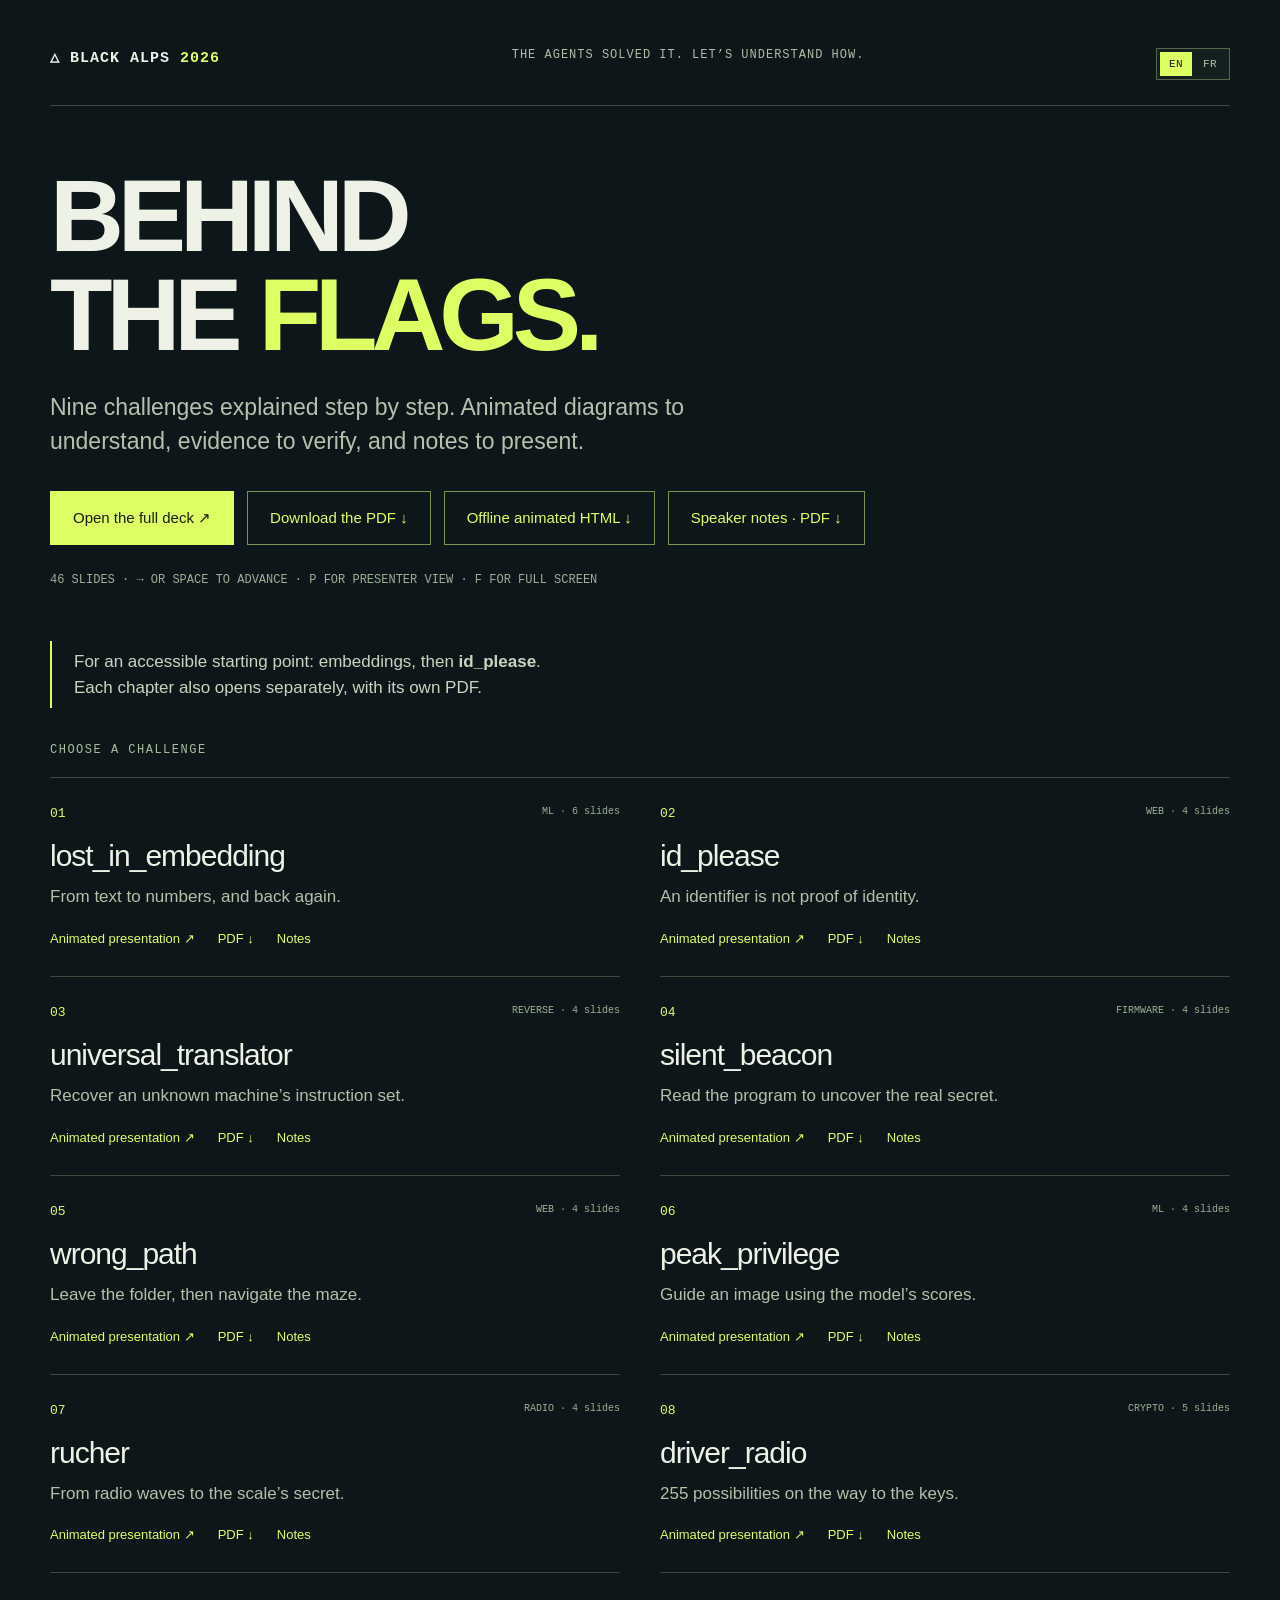
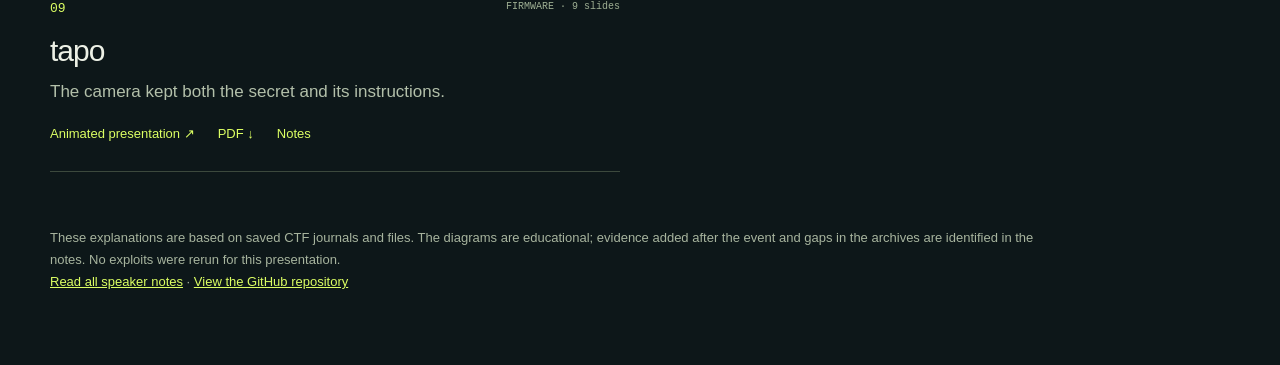
<file: index.html>
<!doctype html><html lang="en"><head><meta charset="utf-8"><meta name="viewport" content="width=device-width,initial-scale=1"><meta name="description" content="Nine Black Alps 2026 challenges explained in English. Animated presentations, PDFs and speaker notes."><title>Behind the Flags — Black Alps 2026</title><style>
:root{color-scheme:dark;font-family:-apple-system,BlinkMacSystemFont,"Helvetica Neue",Arial,sans-serif;color:#edf1e6;background:#0d1719}*{box-sizing:border-box}body{margin:0}main{max-width:1300px;margin:auto;padding:48px 50px 70px}header{display:flex;justify-content:space-between;border-bottom:1px solid #3c493d;padding-bottom:25px;font:12px monospace;letter-spacing:1px;color:#b1bda9}.brand{font-weight:700;font-size:15px;color:#edf1e6}.brand b{color:#dcff63}h1{font-size:clamp(55px,8vw,112px);line-height:.97;letter-spacing:-.06em;margin:60px 0 25px;max-width:1000px}h1 em{font-style:normal;color:#dcff63}.intro{font-size:23px;line-height:1.5;color:#b5c2ae;max-width:750px}.actions{display:flex;gap:13px;flex-wrap:wrap;margin:32px 0 25px}.actions a{border:1px solid #769754;padding:17px 22px;text-decoration:none;color:#dcff63;font-size:15px}.actions a:first-child{background:#dcff63;color:#162014;border-color:#dcff63}.hint{font:12px/1.8 monospace;color:#9fae97;margin:20px 0 50px}.section-label{font:12px monospace;letter-spacing:1.5px;color:#abbda0;padding-bottom:20px;border-bottom:1px solid #3c493d}.chapters{display:grid;grid-template-columns:1fr 1fr;gap:0 40px}.chapters article{padding:28px 0 30px;border-bottom:1px solid #3c493d}.num{font:13px monospace;color:#dcff63;display:flex;justify-content:space-between}.num span{font-size:10px;color:#9eaf93}h2{font-size:30px;font-weight:500;letter-spacing:-1px;margin:18px 0 12px}article p{font-size:17px;line-height:1.4;color:#b3c0aa;margin:0 0 22px}.links{display:flex;gap:23px;flex-wrap:wrap}.links a{font-size:13px;color:#dcff63;text-decoration:none}.links a:hover{text-decoration:underline}a:focus-visible{outline:2px solid #dcff63;outline-offset:6px}footer{margin-top:55px;color:#a7b49e;font-size:13px;line-height:1.7;max-width:1000px}footer a{color:#dcff63}.callout{border-left:2px solid #dcff63;padding:8px 0 8px 22px;font-size:17px;line-height:1.5;color:#c9d5c0;margin-bottom:35px}@media(max-width:720px){main{padding:30px 23px}.chapters{grid-template-columns:1fr}header>span:last-child{display:none}h1{margin-top:45px}.intro{font-size:20px}h2{font-size:27px}}
.language-switch{display:inline-flex;align-items:center;gap:2px;border:1px solid #53664b;padding:3px;background:#14201e;color:#b4c0ac;flex-shrink:0}.language-switch button{padding:6px 9px!important;font:11px monospace!important;letter-spacing:.4px;border:0;cursor:pointer;background:transparent;color:#b4c0ac}.language-switch button[aria-pressed="true"]{background:#dcff63;color:#14201e!important}.language-switch button:focus-visible{outline:2px solid #dcff63;outline-offset:3px}.language-switch button:hover{color:#dcff63}#language-switch{margin-right:4px}html[lang="en"] .teaching h2{font-size:64px}html[lang="en"] .lesson-band>span{font-size:11px}html[lang="en"] .slide-top>.mono{letter-spacing:1px}@media(max-width:700px){.controls{gap:4px}.controls-left,.controls-right{gap:4px}.language-switch button{padding:6px 7px!important}.controls #notes-btn{padding-left:3px;padding-right:3px}}@media print{.language-switch{display:none!important}}
header{gap:25px}@media(max-width:720px){header>span:nth-child(2){display:none}}</style></head><body><main><header><span class="brand">△ BLACK ALPS <b>2026</b></span><span>THE AGENTS SOLVED IT. LET’S UNDERSTAND HOW.</span><div class="language-switch" role="group" aria-label="Presentation language"><button type="button" data-language="en" lang="en" aria-pressed="true">EN</button><button type="button" data-language="fr" lang="fr" aria-pressed="false">FR</button></div></header><h1>BEHIND<br>THE <em>FLAGS.</em></h1><p class="intro">Nine challenges explained step by step. Animated diagrams to understand, evidence to verify, and notes to present.</p><div class="actions"><a href="presentation.html">Open the full deck ↗</a><a href="downloads/Black-Alps-2026.pdf">Download the PDF ↓</a><a href="downloads/Black-Alps-2026.html" download>Offline animated HTML ↓</a><a href="downloads/Notes-orateur.pdf">Speaker notes · PDF ↓</a></div><p class="hint">46 SLIDES · → OR SPACE TO ADVANCE · P FOR PRESENTER VIEW · F FOR FULL SCREEN</p><div class="callout">For an accessible starting point: embeddings, then <strong>id_please</strong>.<br>Each chapter also opens separately, with its own PDF.</div><div class="section-label">CHOOSE A CHALLENGE</div><div class="chapters"><article><div class="num">01<span>ML · 6 slides</span></div><h2>lost_in_embedding</h2><p>From text to numbers, and back again.</p><div class="links"><a href="chapters/lost_in_embedding.html">Animated presentation ↗</a><a href="chapters/lost_in_embedding.pdf">PDF ↓</a><a href="notes.html#slide-2">Notes</a></div></article><article><div class="num">02<span>WEB · 4 slides</span></div><h2>id_please</h2><p>An identifier is not proof of identity.</p><div class="links"><a href="chapters/id_please.html">Animated presentation ↗</a><a href="chapters/id_please.pdf">PDF ↓</a><a href="notes.html#slide-8">Notes</a></div></article><article><div class="num">03<span>REVERSE · 4 slides</span></div><h2>universal_translator</h2><p>Recover an unknown machine’s instruction set.</p><div class="links"><a href="chapters/universal_translator.html">Animated presentation ↗</a><a href="chapters/universal_translator.pdf">PDF ↓</a><a href="notes.html#slide-12">Notes</a></div></article><article><div class="num">04<span>FIRMWARE · 4 slides</span></div><h2>silent_beacon</h2><p>Read the program to uncover the real secret.</p><div class="links"><a href="chapters/silent_beacon.html">Animated presentation ↗</a><a href="chapters/silent_beacon.pdf">PDF ↓</a><a href="notes.html#slide-16">Notes</a></div></article><article><div class="num">05<span>WEB · 4 slides</span></div><h2>wrong_path</h2><p>Leave the folder, then navigate the maze.</p><div class="links"><a href="chapters/wrong_path.html">Animated presentation ↗</a><a href="chapters/wrong_path.pdf">PDF ↓</a><a href="notes.html#slide-20">Notes</a></div></article><article><div class="num">06<span>ML · 4 slides</span></div><h2>peak_privilege</h2><p>Guide an image using the model’s scores.</p><div class="links"><a href="chapters/peak_privilege.html">Animated presentation ↗</a><a href="chapters/peak_privilege.pdf">PDF ↓</a><a href="notes.html#slide-24">Notes</a></div></article><article><div class="num">07<span>RADIO · 4 slides</span></div><h2>rucher</h2><p>From radio waves to the scale’s secret.</p><div class="links"><a href="chapters/rucher.html">Animated presentation ↗</a><a href="chapters/rucher.pdf">PDF ↓</a><a href="notes.html#slide-28">Notes</a></div></article><article><div class="num">08<span>CRYPTO · 5 slides</span></div><h2>driver_radio</h2><p>255 possibilities on the way to the keys.</p><div class="links"><a href="chapters/driver_radio.html">Animated presentation ↗</a><a href="chapters/driver_radio.pdf">PDF ↓</a><a href="notes.html#slide-32">Notes</a></div></article><article><div class="num">09<span>FIRMWARE · 9 slides</span></div><h2>tapo</h2><p>The camera kept both the secret and its instructions.</p><div class="links"><a href="chapters/tapo.html">Animated presentation ↗</a><a href="chapters/tapo.pdf">PDF ↓</a><a href="notes.html#slide-37">Notes</a></div></article></div><footer>These explanations are based on saved CTF journals and files. The diagrams are educational; evidence added after the event and gaps in the archives are identified in the notes. No exploits were rerun for this presentation.<br><a href="notes.html">Read all speaker notes</a> · <a href="https://github.com/NoeBerdoz/blackalps_2026_writeups">View the GitHub repository</a></footer></main><script src="translations.js?v=718885109b69"></script><script src="i18n.js?v=9d32b64ad43f"></script></body></html>
</file>
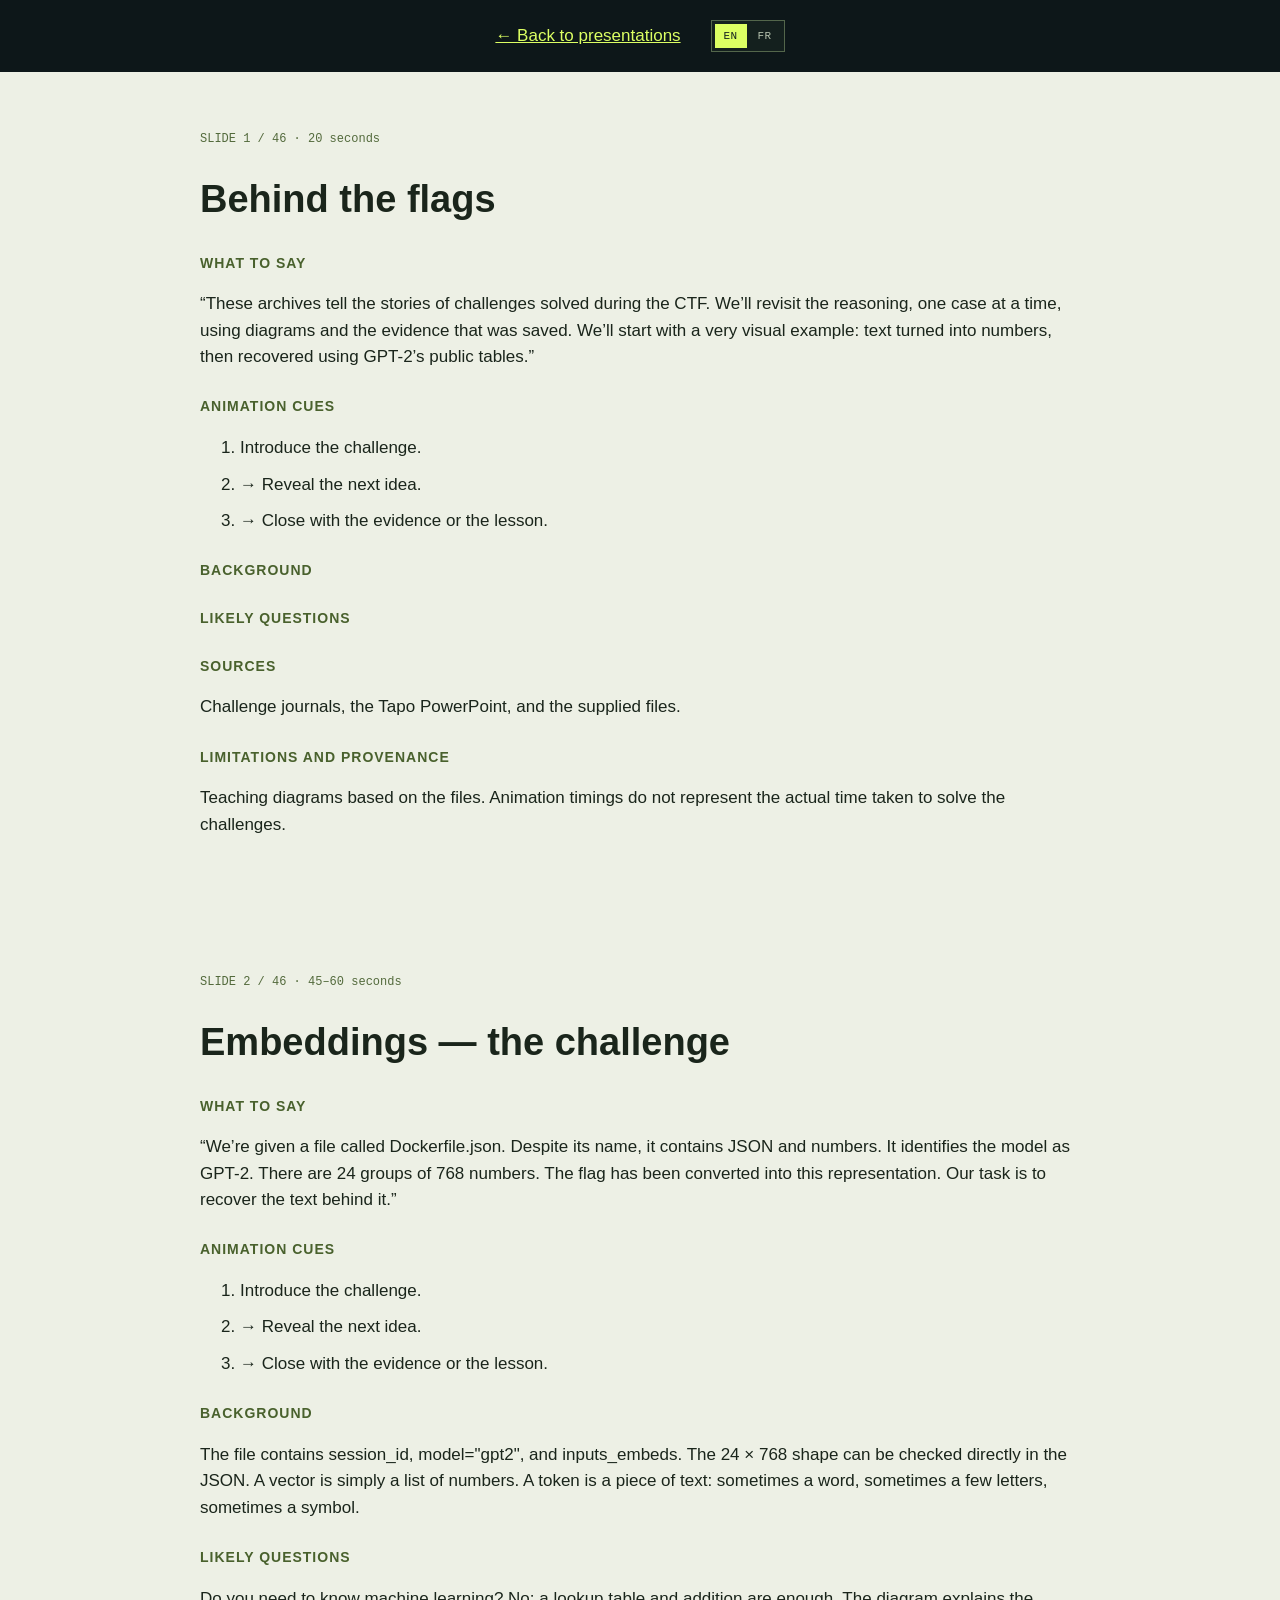
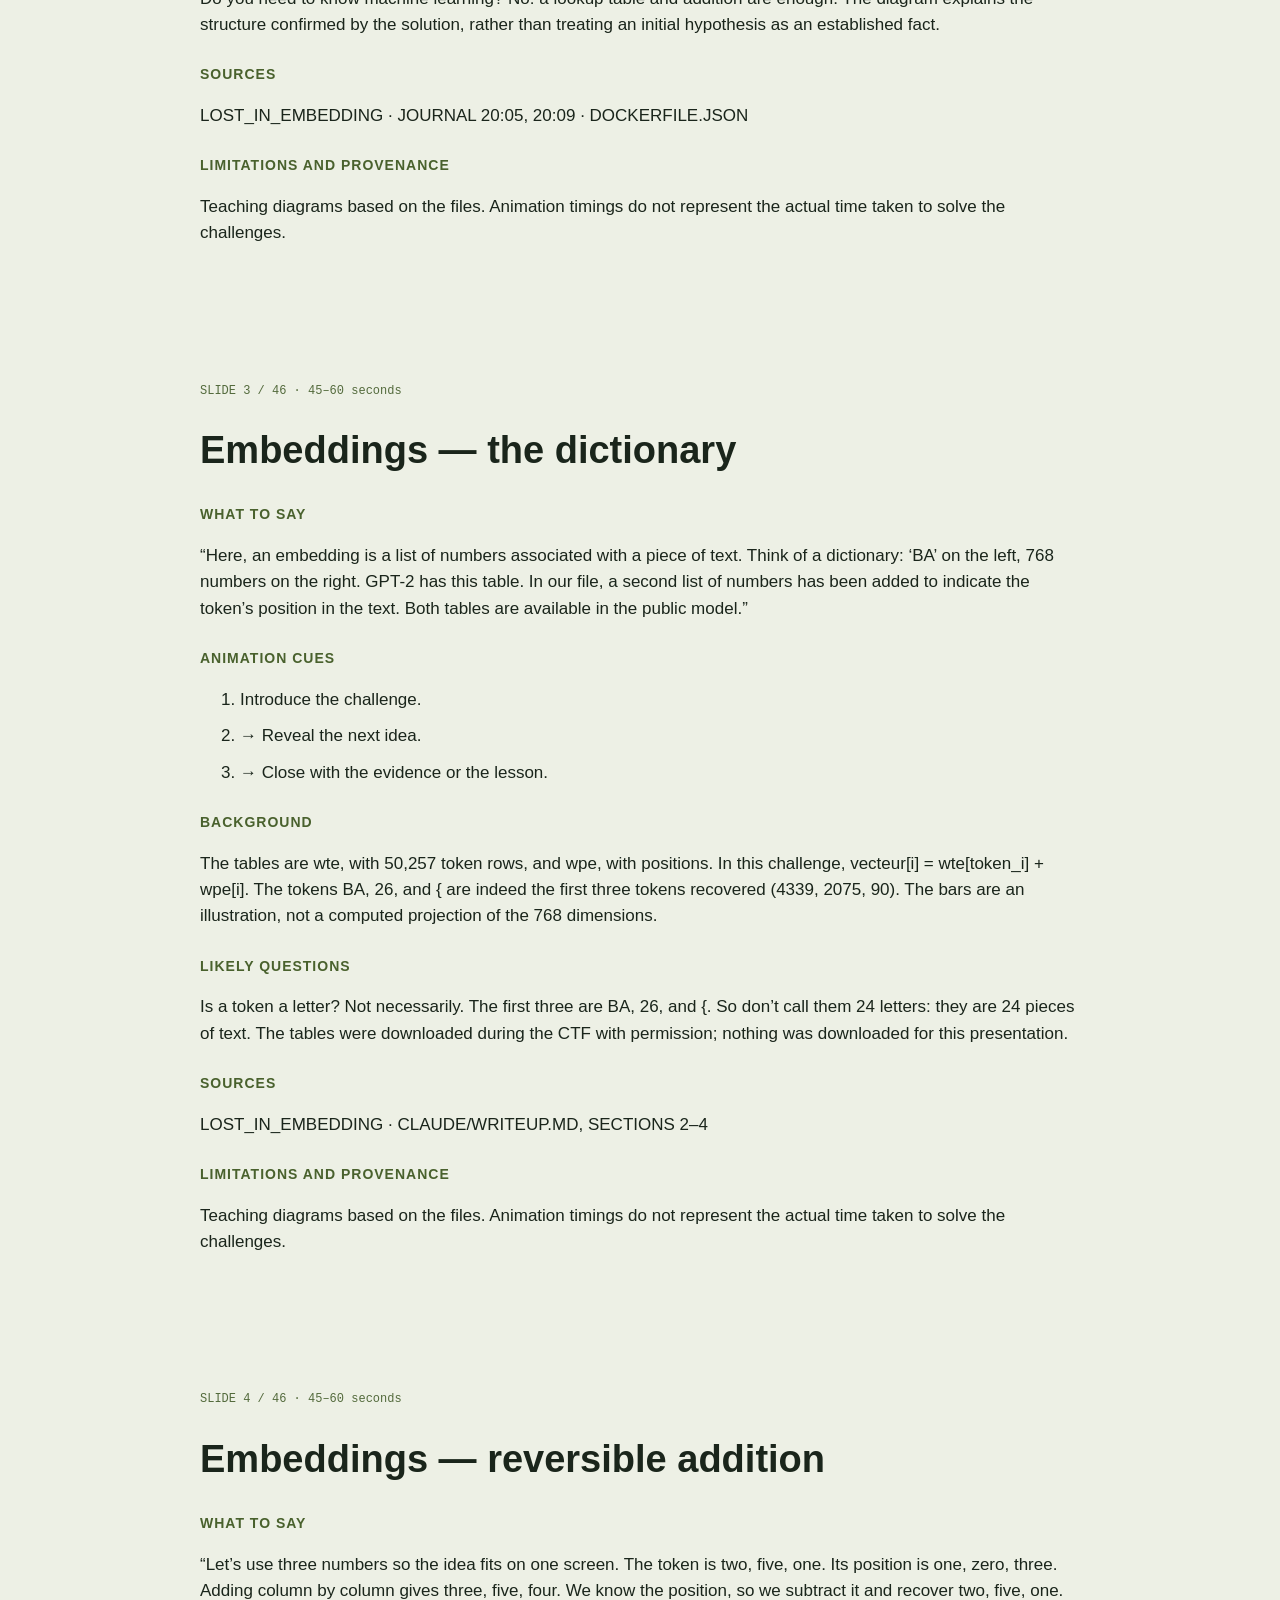
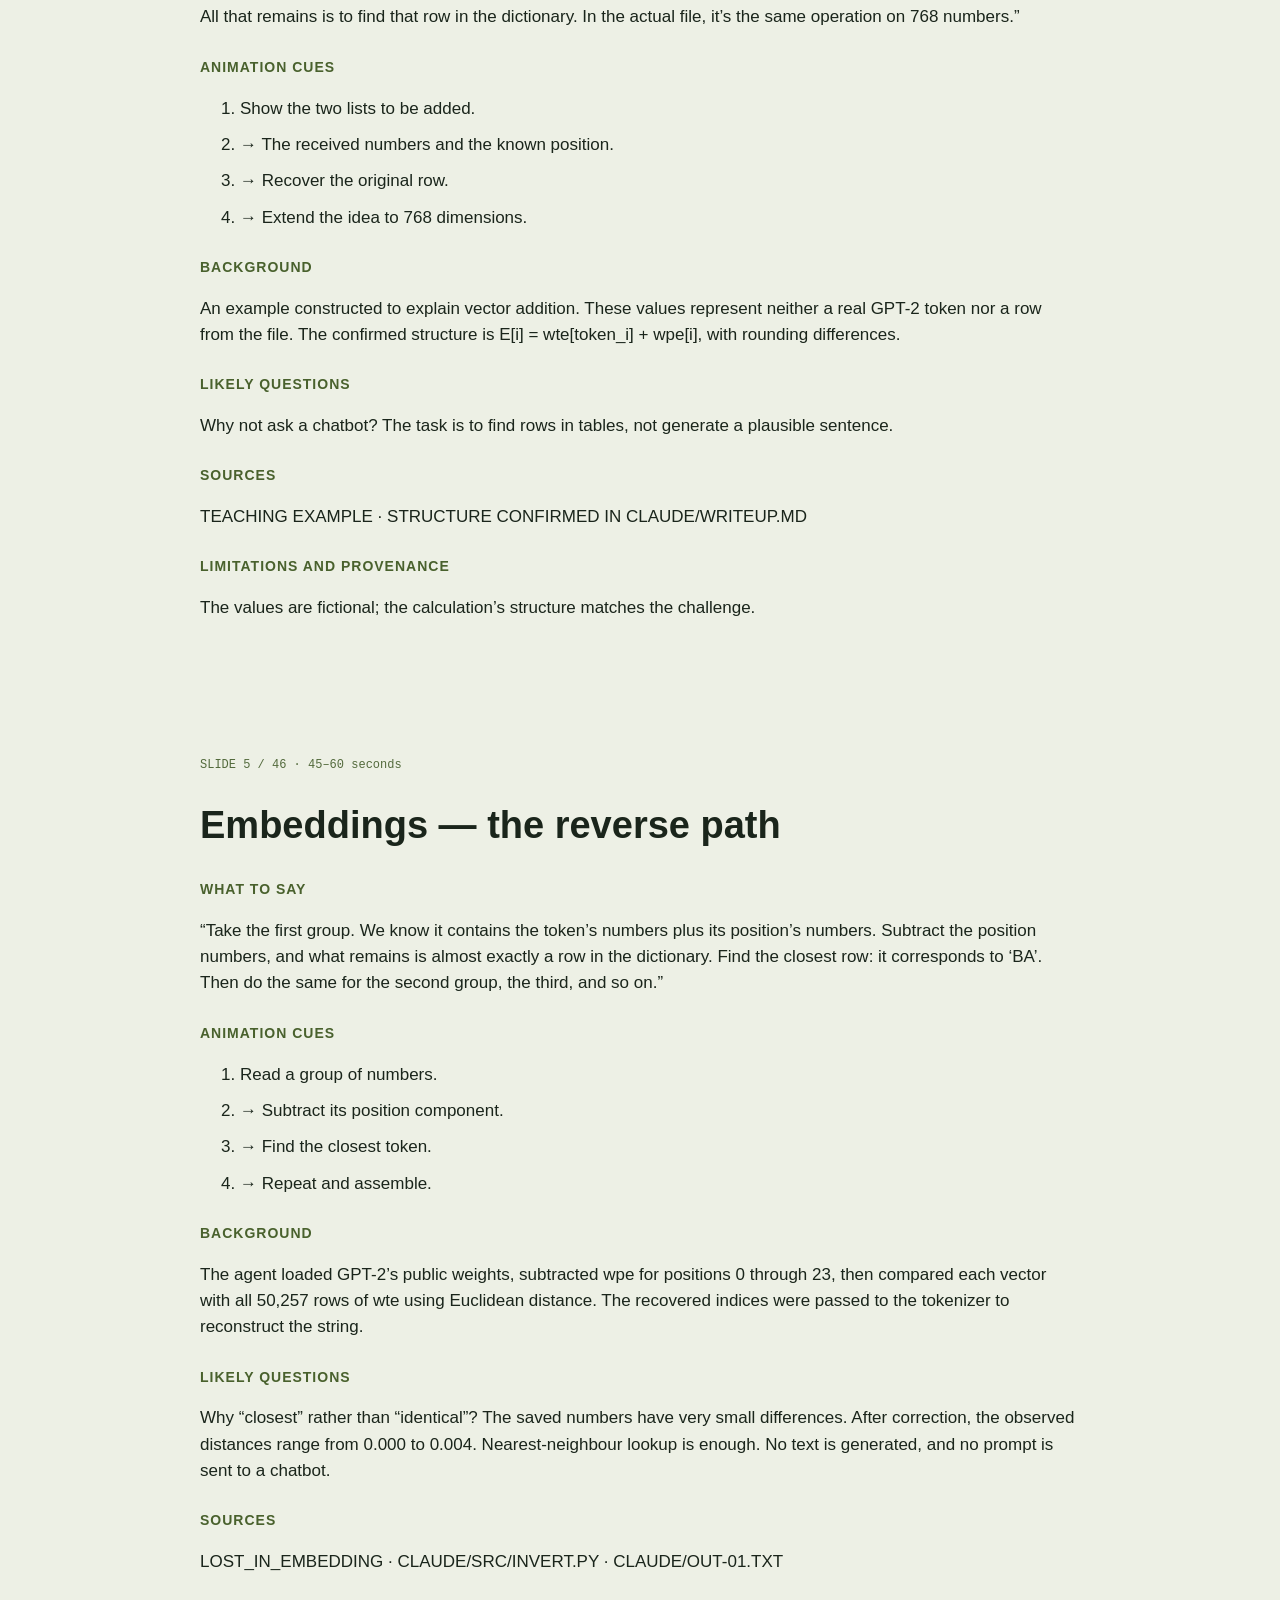
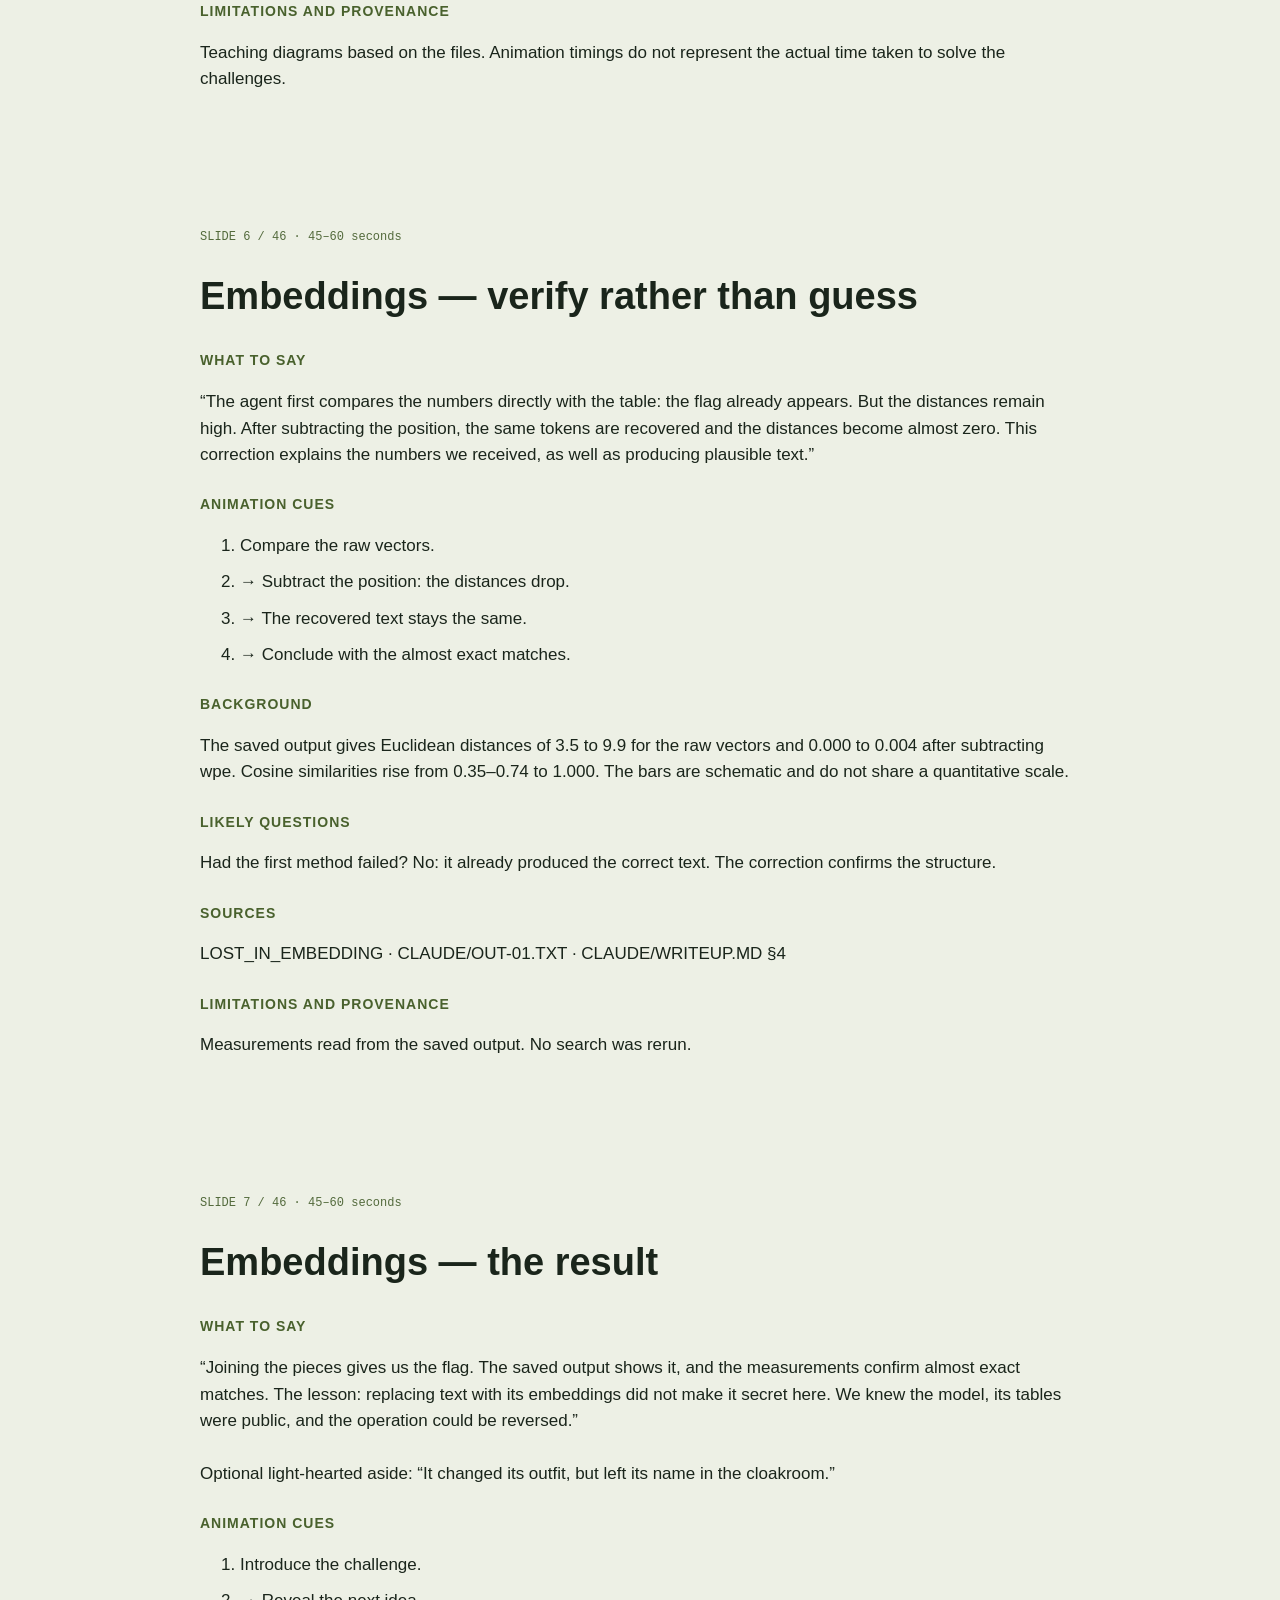
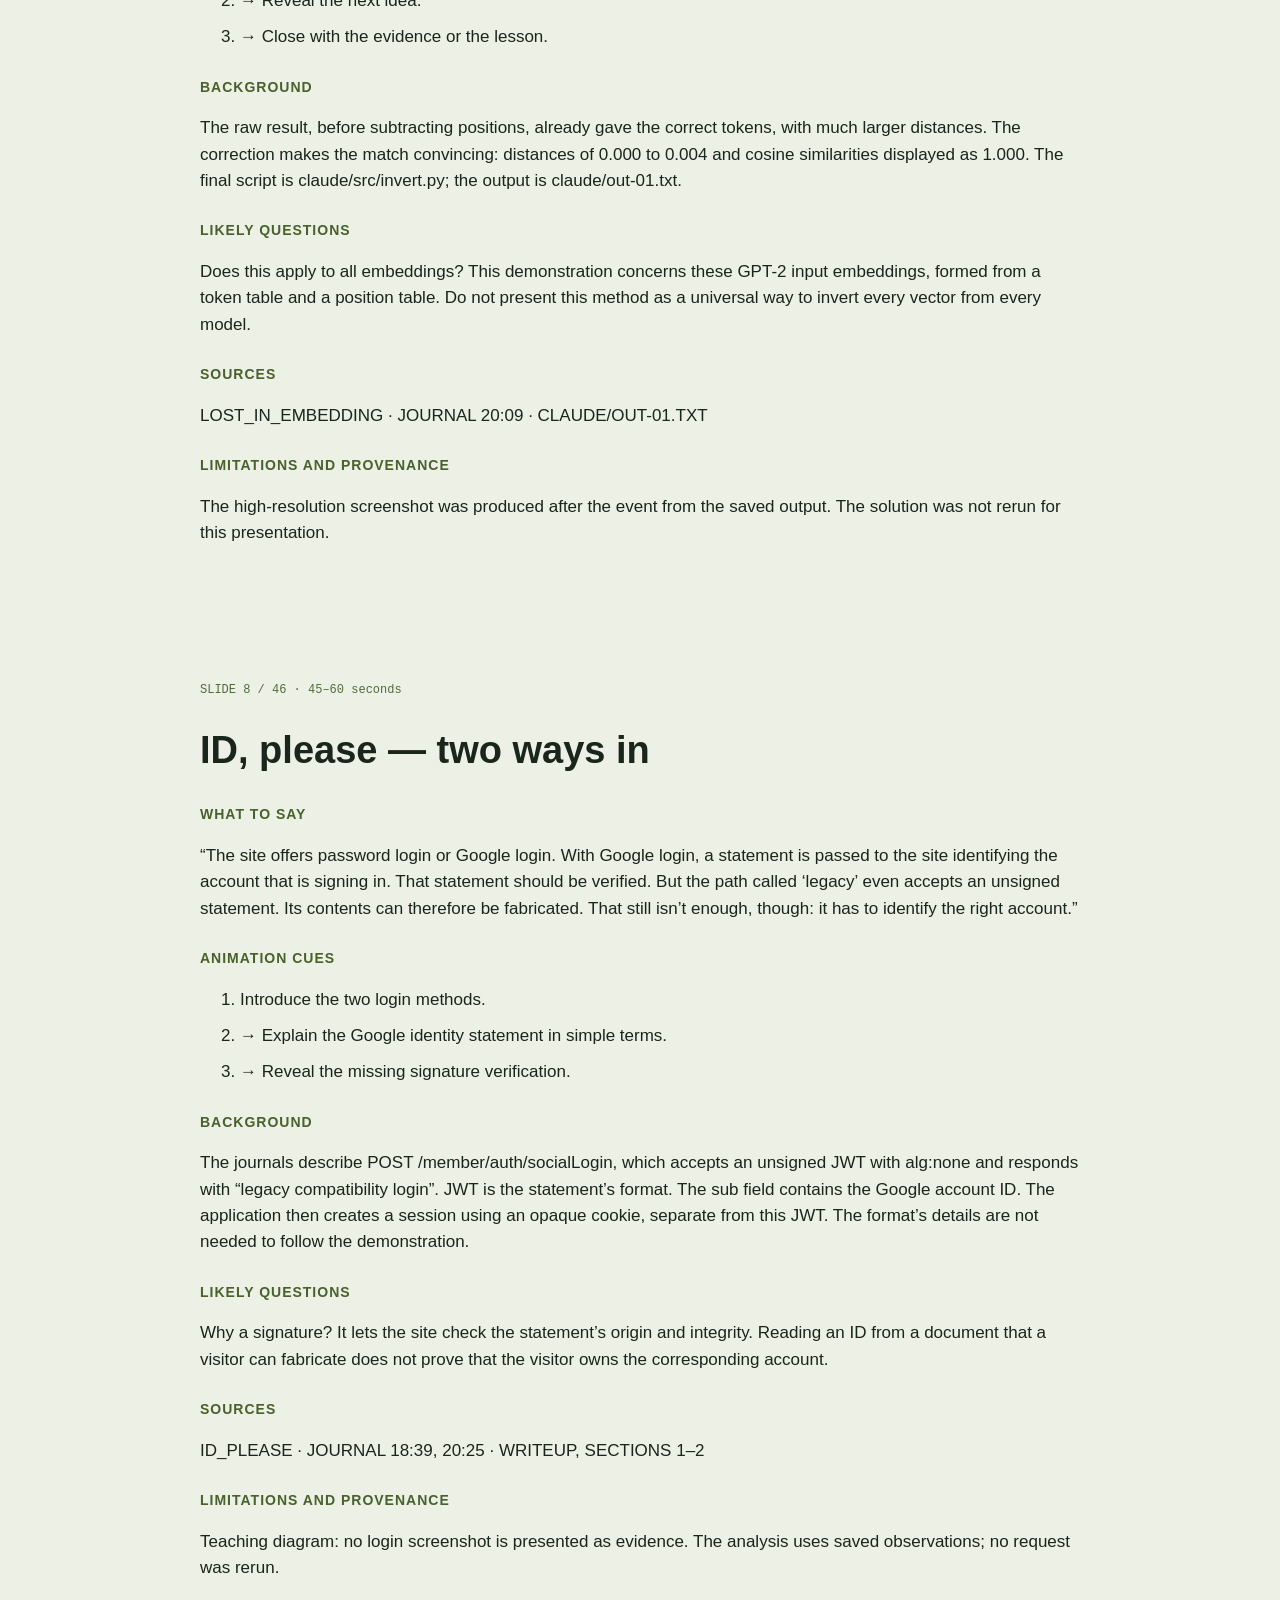
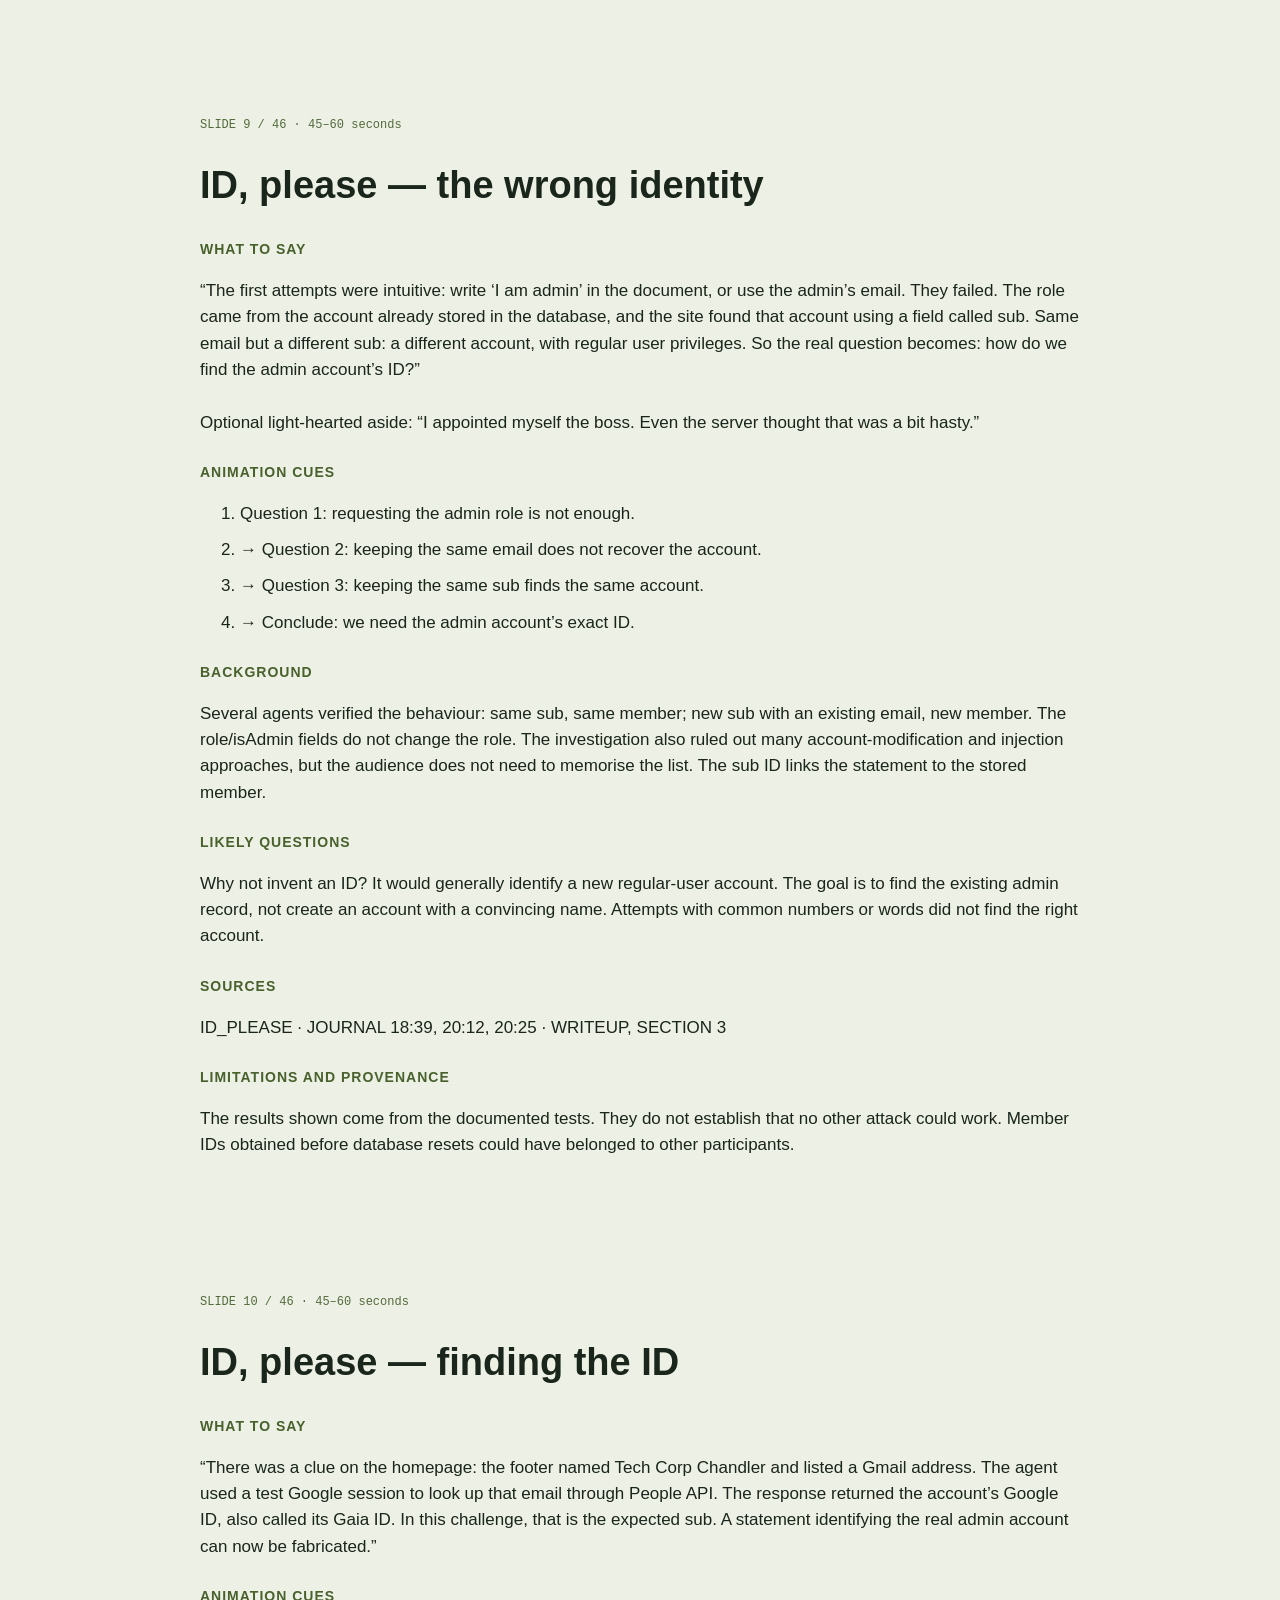
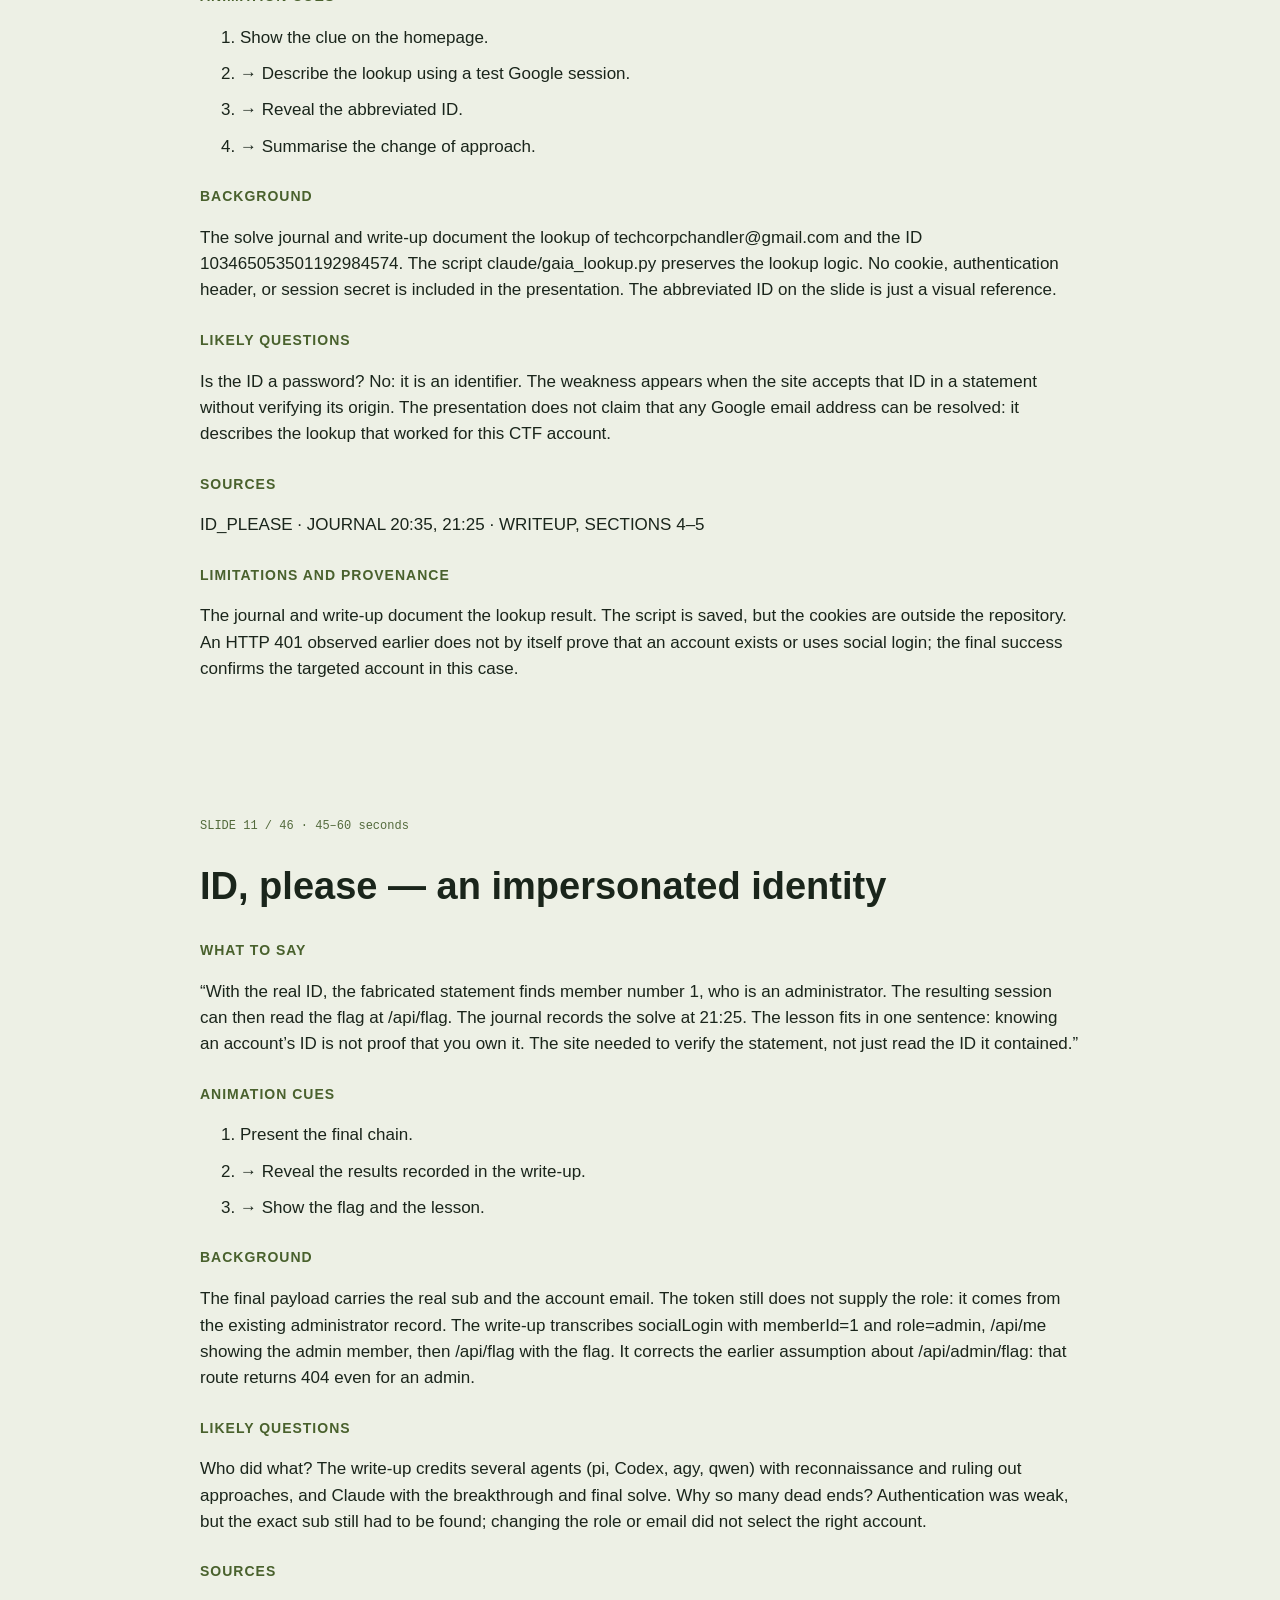
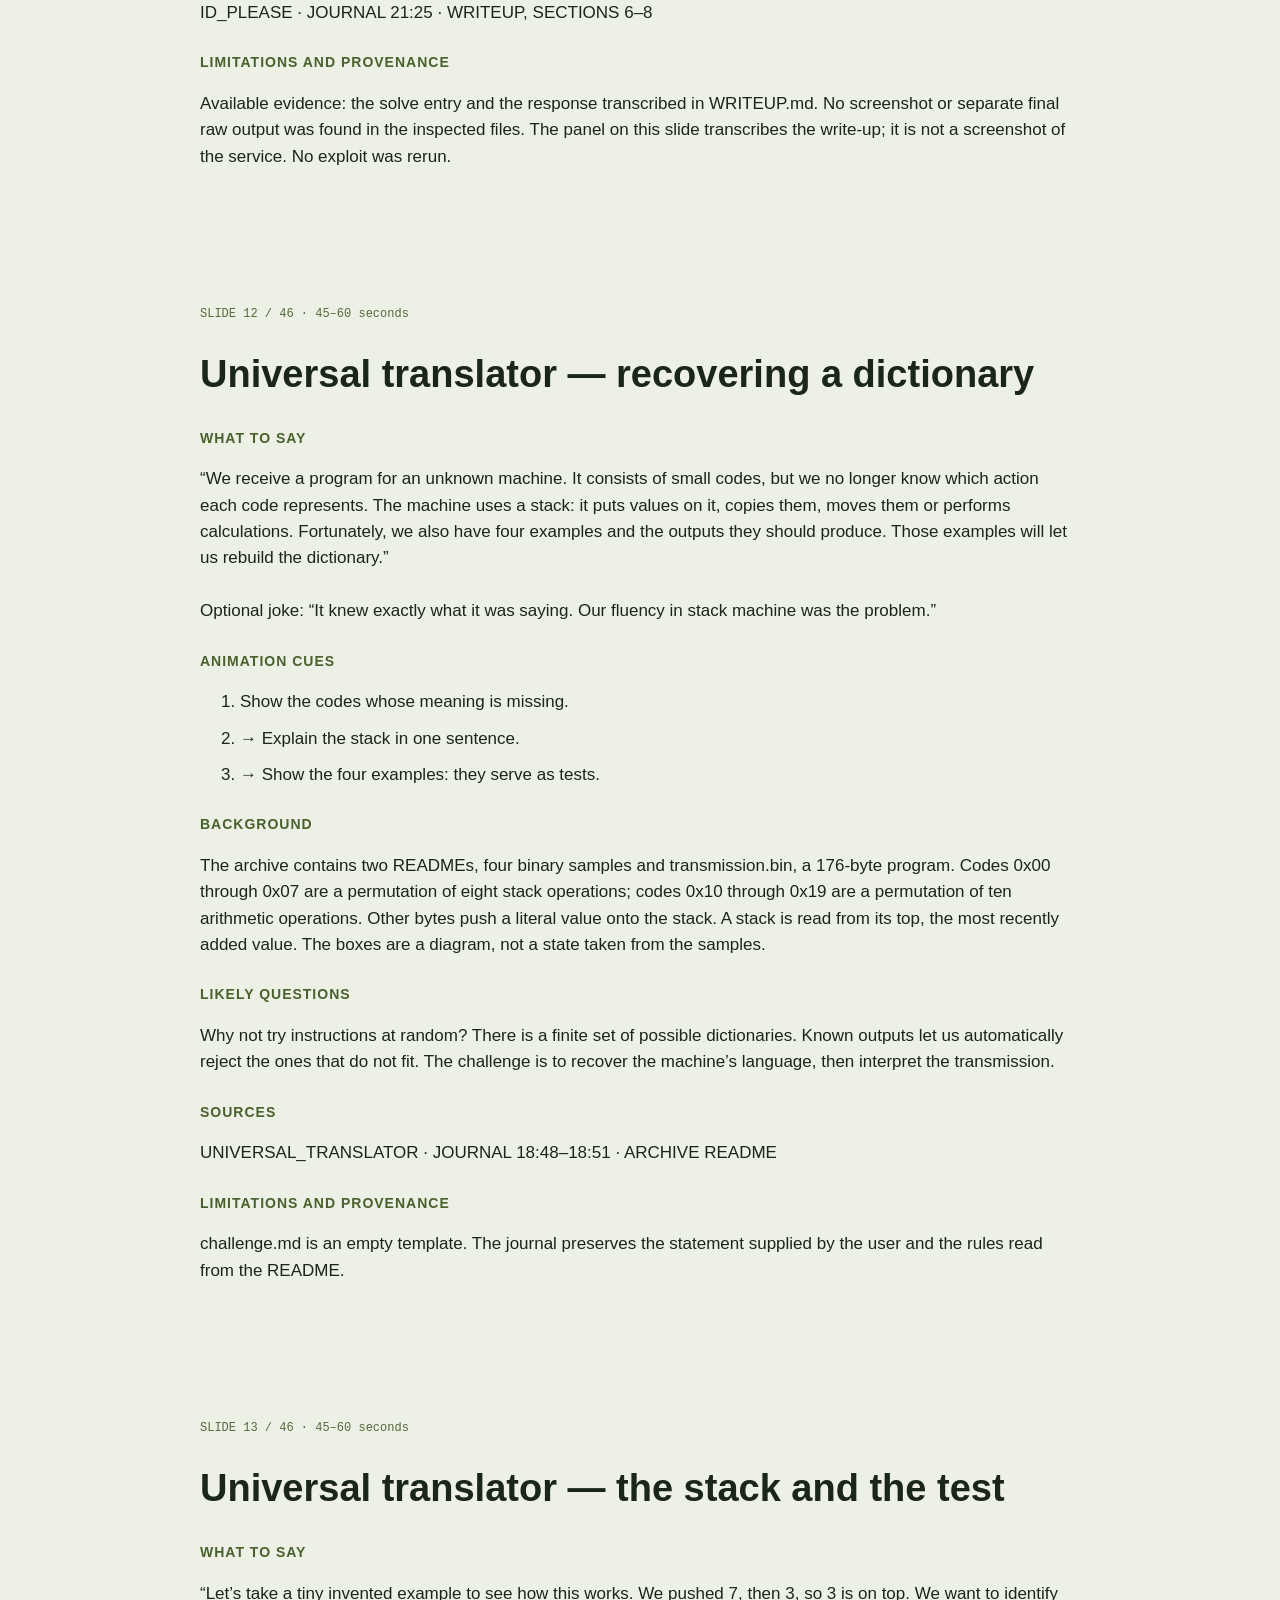
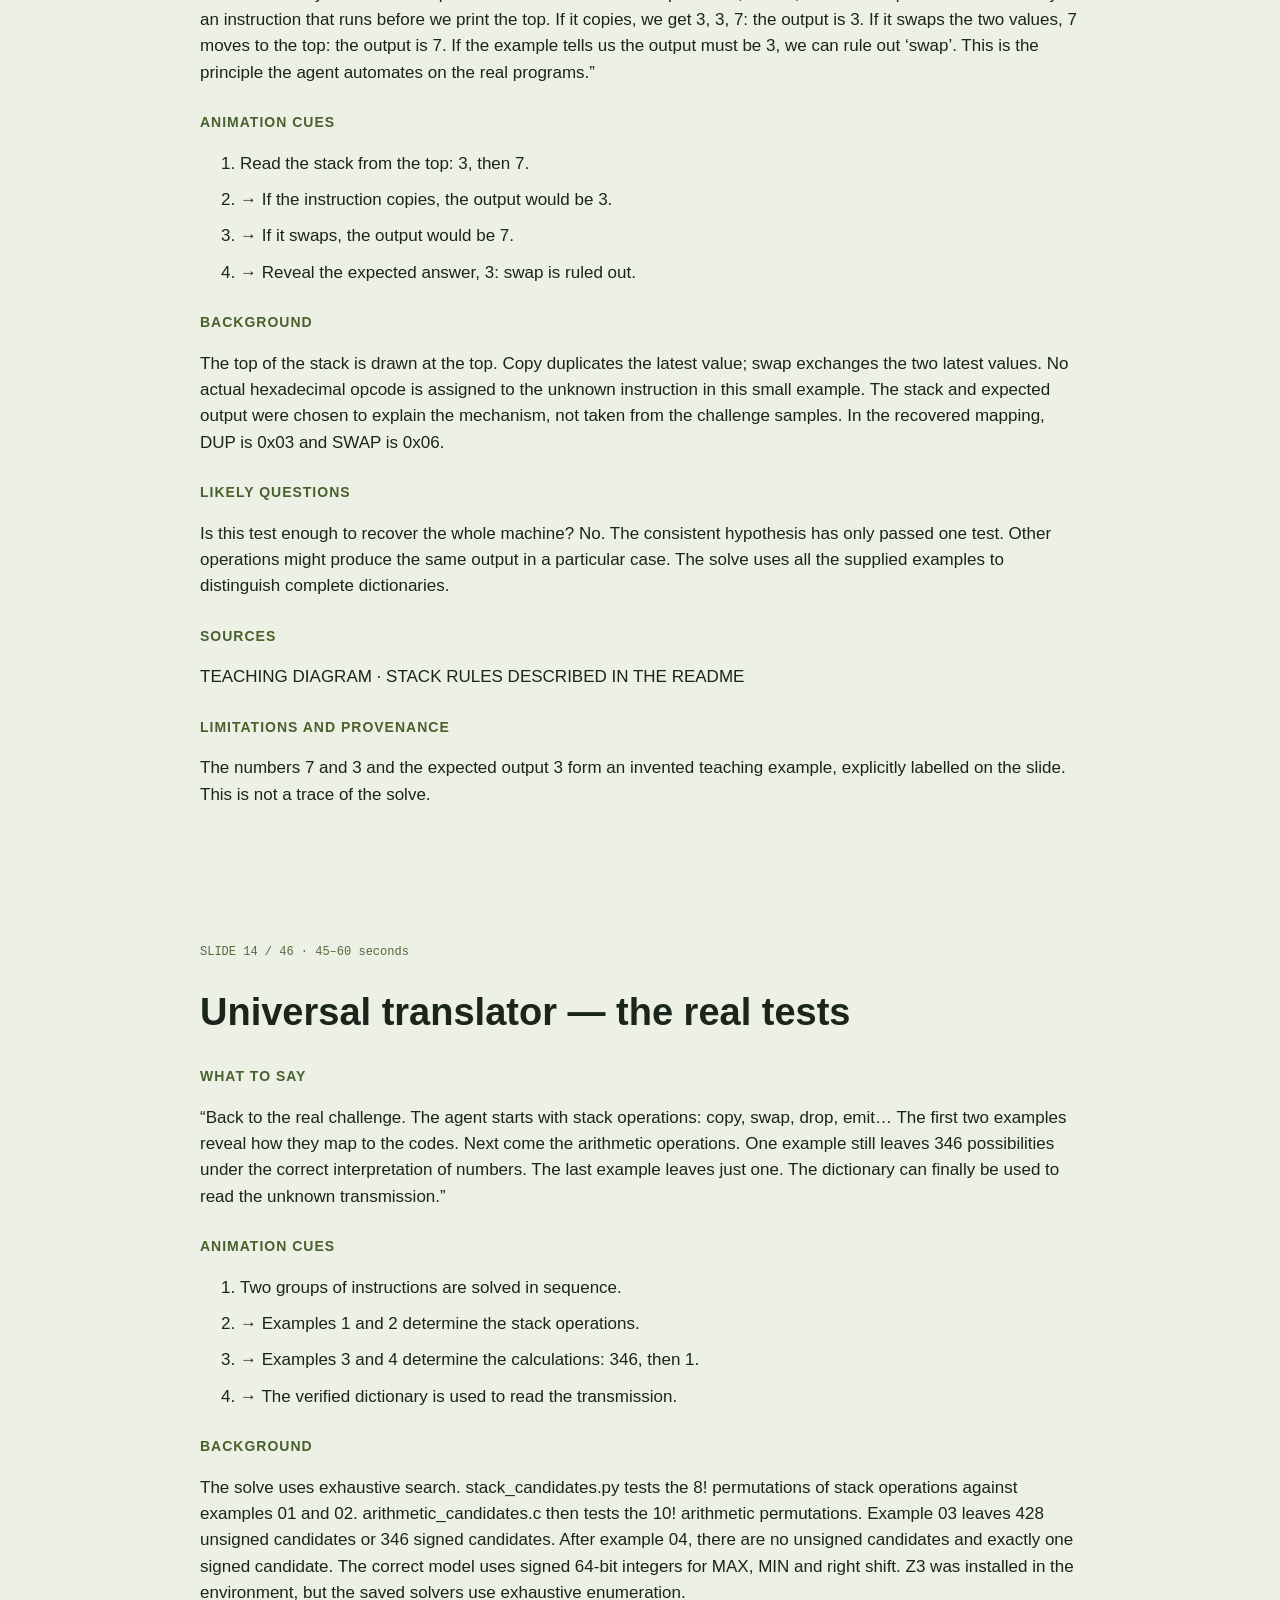
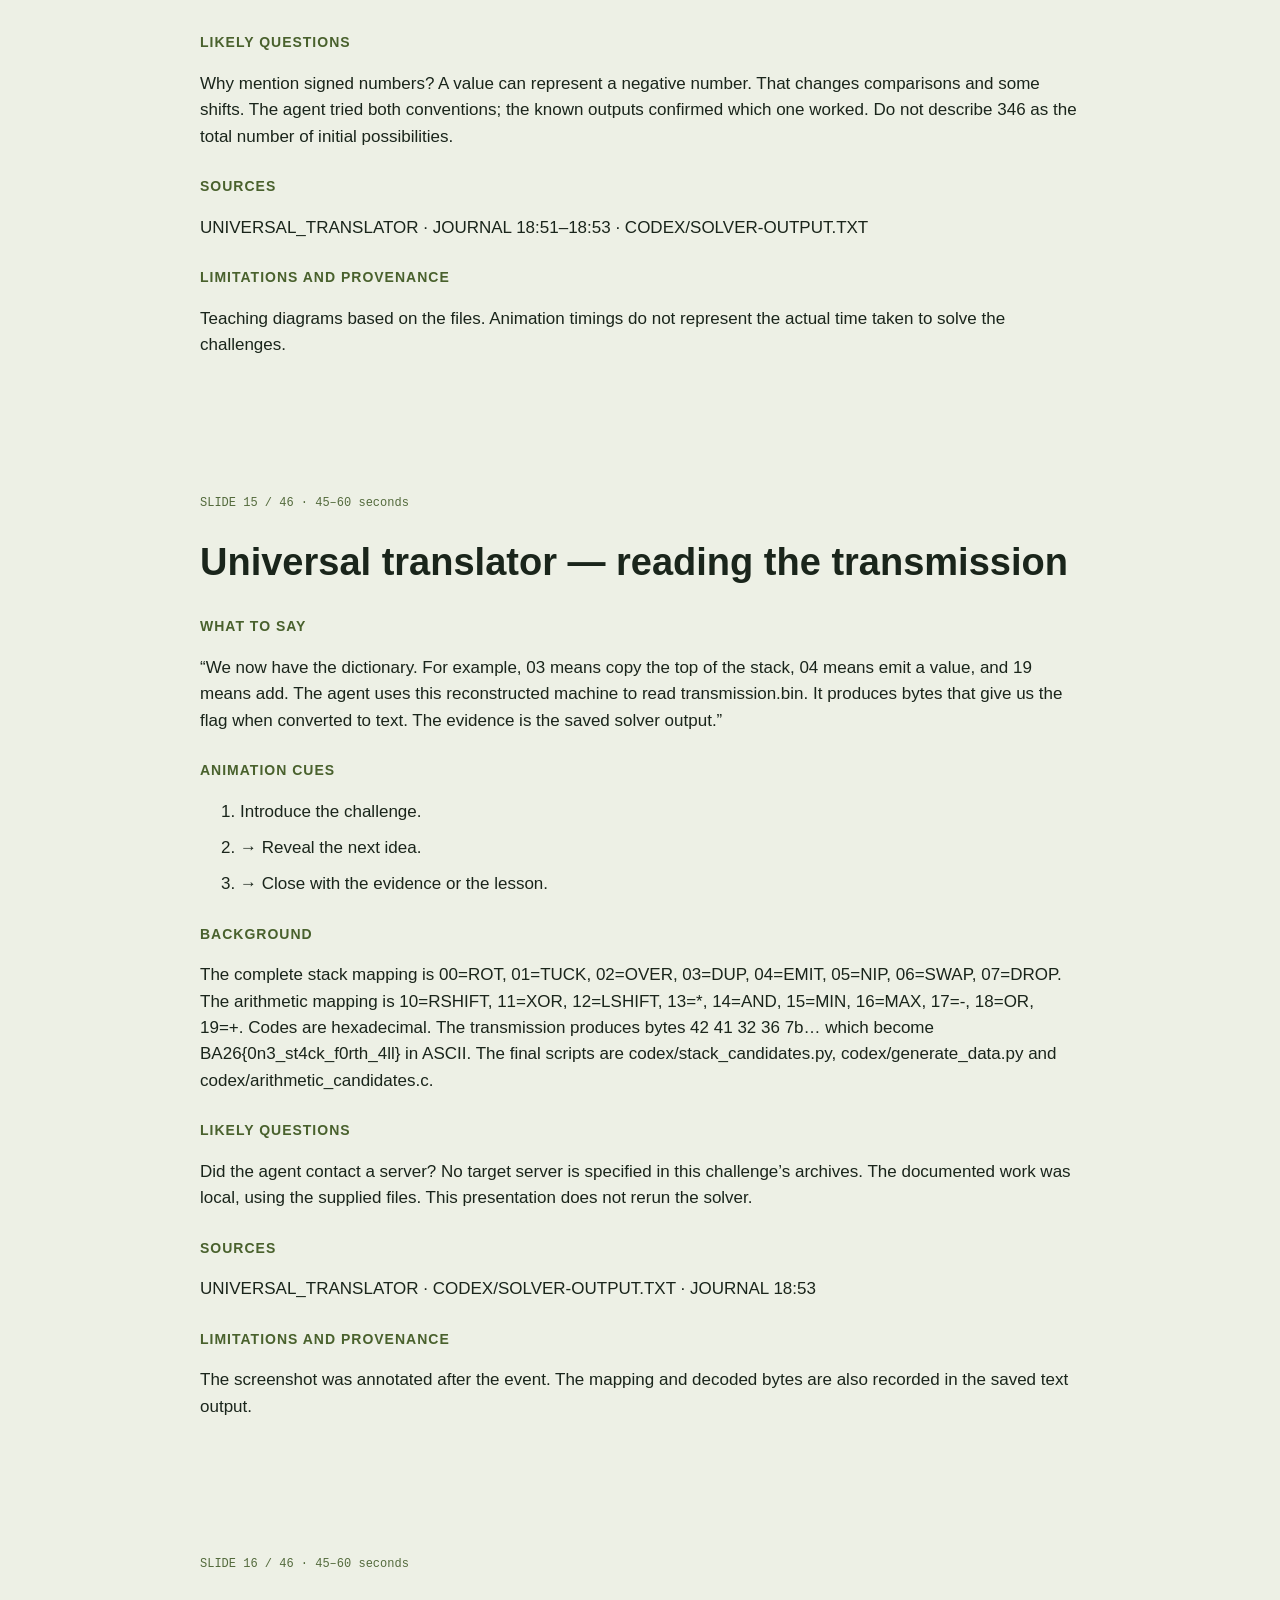
<file: notes.html>
<!doctype html><html lang="en"><head><meta charset="utf-8"><meta name="viewport" content="width=device-width"><title>Speaker notes — Black Alps 2026</title><style>body{font:17px/1.55 -apple-system,Arial,sans-serif;background:#edf0e5;color:#1a251b;margin:0}article{max-width:880px;padding:60px;margin:auto;break-after:page}h1{font-size:38px;line-height:1.15}h2{font-size:14px;text-transform:uppercase;letter-spacing:1px;color:#49612d;margin-top:26px}p{white-space:pre-line;overflow-wrap:anywhere}.label{font:12px monospace;color:#536a3c}li{margin:10px 0}nav{padding:20px;text-align:center;background:#0d1719}a{color:#dcff63}@page{size:A4;margin:15mm}@media print{nav{display:none}body{background:white;font-size:11px}article{padding:0}h1{font-size:25px}h2{font-size:10px}article:last-child{break-after:auto}}.language-switch{display:inline-flex;align-items:center;gap:2px;border:1px solid #53664b;padding:3px;background:#14201e;color:#b4c0ac;flex-shrink:0}.language-switch button{padding:6px 9px!important;font:11px monospace!important;letter-spacing:.4px;border:0;cursor:pointer;background:transparent;color:#b4c0ac}.language-switch button[aria-pressed="true"]{background:#dcff63;color:#14201e!important}.language-switch button:focus-visible{outline:2px solid #dcff63;outline-offset:3px}.language-switch button:hover{color:#dcff63}#language-switch{margin-right:4px}html[lang="en"] .teaching h2{font-size:64px}html[lang="en"] .lesson-band>span{font-size:11px}html[lang="en"] .slide-top>.mono{letter-spacing:1px}@media(max-width:700px){.controls{gap:4px}.controls-left,.controls-right{gap:4px}.language-switch button{padding:6px 7px!important}.controls #notes-btn{padding-left:3px;padding-right:3px}}@media print{.language-switch{display:none!important}}
nav{display:flex;align-items:center;justify-content:center;gap:30px}</style></head><body><nav><a href="index.html">← Back to presentations</a><div class="language-switch" role="group" aria-label="Presentation language"><button type="button" data-language="en" lang="en" aria-pressed="true">EN</button><button type="button" data-language="fr" lang="fr" aria-pressed="false">FR</button></div></nav><article id="slide-1"><div class="label">SLIDE 1 / 46 · 20 seconds</div><h1>Behind the flags</h1><h2>What to say</h2><p>“These archives tell the stories of challenges solved during the CTF. We’ll revisit the reasoning, one case at a time, using diagrams and the evidence that was saved. We’ll start with a very visual example: text turned into numbers, then recovered using GPT-2’s public tables.”</p><h2>Animation cues</h2><ol><li>Introduce the challenge.</li><li>→ Reveal the next idea.</li><li>→ Close with the evidence or the lesson.</li></ol><h2>Background</h2><p></p><h2>Likely questions</h2><p></p><h2>Sources</h2><p>Challenge journals, the Tapo PowerPoint, and the supplied files.</p><h2>Limitations and provenance</h2><p>Teaching diagrams based on the files. Animation timings do not represent the actual time taken to solve the challenges.</p></article><article id="slide-2"><div class="label">SLIDE 2 / 46 · 45–60 seconds</div><h1>Embeddings — the challenge</h1><h2>What to say</h2><p>“We’re given a file called Dockerfile.json. Despite its name, it contains JSON and numbers. It identifies the model as GPT-2. There are 24 groups of 768 numbers. The flag has been converted into this representation. Our task is to recover the text behind it.”</p><h2>Animation cues</h2><ol><li>Introduce the challenge.</li><li>→ Reveal the next idea.</li><li>→ Close with the evidence or the lesson.</li></ol><h2>Background</h2><p>The file contains session_id, model="gpt2", and inputs_embeds. The 24 × 768 shape can be checked directly in the JSON. A vector is simply a list of numbers. A token is a piece of text: sometimes a word, sometimes a few letters, sometimes a symbol.</p><h2>Likely questions</h2><p>Do you need to know machine learning? No: a lookup table and addition are enough. The diagram explains the structure confirmed by the solution, rather than treating an initial hypothesis as an established fact.</p><h2>Sources</h2><p>LOST_IN_EMBEDDING · JOURNAL 20:05, 20:09 · DOCKERFILE.JSON</p><h2>Limitations and provenance</h2><p>Teaching diagrams based on the files. Animation timings do not represent the actual time taken to solve the challenges.</p></article><article id="slide-3"><div class="label">SLIDE 3 / 46 · 45–60 seconds</div><h1>Embeddings — the dictionary</h1><h2>What to say</h2><p>“Here, an embedding is a list of numbers associated with a piece of text. Think of a dictionary: ‘BA’ on the left, 768 numbers on the right. GPT-2 has this table. In our file, a second list of numbers has been added to indicate the token’s position in the text. Both tables are available in the public model.”</p><h2>Animation cues</h2><ol><li>Introduce the challenge.</li><li>→ Reveal the next idea.</li><li>→ Close with the evidence or the lesson.</li></ol><h2>Background</h2><p>The tables are wte, with 50,257 token rows, and wpe, with positions. In this challenge, vecteur[i] = wte[token_i] + wpe[i]. The tokens BA, 26, and { are indeed the first three tokens recovered (4339, 2075, 90). The bars are an illustration, not a computed projection of the 768 dimensions.</p><h2>Likely questions</h2><p>Is a token a letter? Not necessarily. The first three are BA, 26, and {. So don’t call them 24 letters: they are 24 pieces of text. The tables were downloaded during the CTF with permission; nothing was downloaded for this presentation.</p><h2>Sources</h2><p>LOST_IN_EMBEDDING · CLAUDE/WRITEUP.MD, SECTIONS 2–4</p><h2>Limitations and provenance</h2><p>Teaching diagrams based on the files. Animation timings do not represent the actual time taken to solve the challenges.</p></article><article id="slide-4"><div class="label">SLIDE 4 / 46 · 45–60 seconds</div><h1>Embeddings — reversible addition</h1><h2>What to say</h2><p>“Let’s use three numbers so the idea fits on one screen. The token is two, five, one. Its position is one, zero, three. Adding column by column gives three, five, four. We know the position, so we subtract it and recover two, five, one. All that remains is to find that row in the dictionary. In the actual file, it’s the same operation on 768 numbers.”</p><h2>Animation cues</h2><ol><li>Show the two lists to be added.</li><li>→ The received numbers and the known position.</li><li>→ Recover the original row.</li><li>→ Extend the idea to 768 dimensions.</li></ol><h2>Background</h2><p>An example constructed to explain vector addition. These values represent neither a real GPT-2 token nor a row from the file. The confirmed structure is E[i] = wte[token_i] + wpe[i], with rounding differences.</p><h2>Likely questions</h2><p>Why not ask a chatbot? The task is to find rows in tables, not generate a plausible sentence.</p><h2>Sources</h2><p>TEACHING EXAMPLE · STRUCTURE CONFIRMED IN CLAUDE/WRITEUP.MD</p><h2>Limitations and provenance</h2><p>The values are fictional; the calculation’s structure matches the challenge.</p></article><article id="slide-5"><div class="label">SLIDE 5 / 46 · 45–60 seconds</div><h1>Embeddings — the reverse path</h1><h2>What to say</h2><p>“Take the first group. We know it contains the token’s numbers plus its position’s numbers. Subtract the position numbers, and what remains is almost exactly a row in the dictionary. Find the closest row: it corresponds to ‘BA’. Then do the same for the second group, the third, and so on.”</p><h2>Animation cues</h2><ol><li>Read a group of numbers.</li><li>→ Subtract its position component.</li><li>→ Find the closest token.</li><li>→ Repeat and assemble.</li></ol><h2>Background</h2><p>The agent loaded GPT-2’s public weights, subtracted wpe for positions 0 through 23, then compared each vector with all 50,257 rows of wte using Euclidean distance. The recovered indices were passed to the tokenizer to reconstruct the string.</p><h2>Likely questions</h2><p>Why “closest” rather than “identical”? The saved numbers have very small differences. After correction, the observed distances range from 0.000 to 0.004. Nearest-neighbour lookup is enough. No text is generated, and no prompt is sent to a chatbot.</p><h2>Sources</h2><p>LOST_IN_EMBEDDING · CLAUDE/SRC/INVERT.PY · CLAUDE/OUT-01.TXT</p><h2>Limitations and provenance</h2><p>Teaching diagrams based on the files. Animation timings do not represent the actual time taken to solve the challenges.</p></article><article id="slide-6"><div class="label">SLIDE 6 / 46 · 45–60 seconds</div><h1>Embeddings — verify rather than guess</h1><h2>What to say</h2><p>“The agent first compares the numbers directly with the table: the flag already appears. But the distances remain high. After subtracting the position, the same tokens are recovered and the distances become almost zero. This correction explains the numbers we received, as well as producing plausible text.”</p><h2>Animation cues</h2><ol><li>Compare the raw vectors.</li><li>→ Subtract the position: the distances drop.</li><li>→ The recovered text stays the same.</li><li>→ Conclude with the almost exact matches.</li></ol><h2>Background</h2><p>The saved output gives Euclidean distances of 3.5 to 9.9 for the raw vectors and 0.000 to 0.004 after subtracting wpe. Cosine similarities rise from 0.35–0.74 to 1.000. The bars are schematic and do not share a quantitative scale.</p><h2>Likely questions</h2><p>Had the first method failed? No: it already produced the correct text. The correction confirms the structure.</p><h2>Sources</h2><p>LOST_IN_EMBEDDING · CLAUDE/OUT-01.TXT · CLAUDE/WRITEUP.MD §4</p><h2>Limitations and provenance</h2><p>Measurements read from the saved output. No search was rerun.</p></article><article id="slide-7"><div class="label">SLIDE 7 / 46 · 45–60 seconds</div><h1>Embeddings — the result</h1><h2>What to say</h2><p>“Joining the pieces gives us the flag. The saved output shows it, and the measurements confirm almost exact matches. The lesson: replacing text with its embeddings did not make it secret here. We knew the model, its tables were public, and the operation could be reversed.”

Optional light-hearted aside: “It changed its outfit, but left its name in the cloakroom.”</p><h2>Animation cues</h2><ol><li>Introduce the challenge.</li><li>→ Reveal the next idea.</li><li>→ Close with the evidence or the lesson.</li></ol><h2>Background</h2><p>The raw result, before subtracting positions, already gave the correct tokens, with much larger distances. The correction makes the match convincing: distances of 0.000 to 0.004 and cosine similarities displayed as 1.000. The final script is claude/src/invert.py; the output is claude/out-01.txt.</p><h2>Likely questions</h2><p>Does this apply to all embeddings? This demonstration concerns these GPT-2 input embeddings, formed from a token table and a position table. Do not present this method as a universal way to invert every vector from every model.</p><h2>Sources</h2><p>LOST_IN_EMBEDDING · JOURNAL 20:09 · CLAUDE/OUT-01.TXT</p><h2>Limitations and provenance</h2><p>The high-resolution screenshot was produced after the event from the saved output. The solution was not rerun for this presentation.</p></article><article id="slide-8"><div class="label">SLIDE 8 / 46 · 45–60 seconds</div><h1>ID, please — two ways in</h1><h2>What to say</h2><p>“The site offers password login or Google login. With Google login, a statement is passed to the site identifying the account that is signing in. That statement should be verified. But the path called ‘legacy’ even accepts an unsigned statement. Its contents can therefore be fabricated. That still isn’t enough, though: it has to identify the right account.”</p><h2>Animation cues</h2><ol><li>Introduce the two login methods.</li><li>→ Explain the Google identity statement in simple terms.</li><li>→ Reveal the missing signature verification.</li></ol><h2>Background</h2><p>The journals describe POST /member/auth/socialLogin, which accepts an unsigned JWT with alg:none and responds with “legacy compatibility login”. JWT is the statement’s format. The sub field contains the Google account ID. The application then creates a session using an opaque cookie, separate from this JWT. The format’s details are not needed to follow the demonstration.</p><h2>Likely questions</h2><p>Why a signature? It lets the site check the statement’s origin and integrity. Reading an ID from a document that a visitor can fabricate does not prove that the visitor owns the corresponding account.</p><h2>Sources</h2><p>ID_PLEASE · JOURNAL 18:39, 20:25 · WRITEUP, SECTIONS 1–2</p><h2>Limitations and provenance</h2><p>Teaching diagram: no login screenshot is presented as evidence. The analysis uses saved observations; no request was rerun.</p></article><article id="slide-9"><div class="label">SLIDE 9 / 46 · 45–60 seconds</div><h1>ID, please — the wrong identity</h1><h2>What to say</h2><p>“The first attempts were intuitive: write ‘I am admin’ in the document, or use the admin’s email. They failed. The role came from the account already stored in the database, and the site found that account using a field called sub. Same email but a different sub: a different account, with regular user privileges. So the real question becomes: how do we find the admin account’s ID?”

Optional light-hearted aside: “I appointed myself the boss. Even the server thought that was a bit hasty.”</p><h2>Animation cues</h2><ol><li>Question 1: requesting the admin role is not enough.</li><li>→ Question 2: keeping the same email does not recover the account.</li><li>→ Question 3: keeping the same sub finds the same account.</li><li>→ Conclude: we need the admin account’s exact ID.</li></ol><h2>Background</h2><p>Several agents verified the behaviour: same sub, same member; new sub with an existing email, new member. The role/isAdmin fields do not change the role. The investigation also ruled out many account-modification and injection approaches, but the audience does not need to memorise the list. The sub ID links the statement to the stored member.</p><h2>Likely questions</h2><p>Why not invent an ID? It would generally identify a new regular-user account. The goal is to find the existing admin record, not create an account with a convincing name. Attempts with common numbers or words did not find the right account.</p><h2>Sources</h2><p>ID_PLEASE · JOURNAL 18:39, 20:12, 20:25 · WRITEUP, SECTION 3</p><h2>Limitations and provenance</h2><p>The results shown come from the documented tests. They do not establish that no other attack could work. Member IDs obtained before database resets could have belonged to other participants.</p></article><article id="slide-10"><div class="label">SLIDE 10 / 46 · 45–60 seconds</div><h1>ID, please — finding the ID</h1><h2>What to say</h2><p>“There was a clue on the homepage: the footer named Tech Corp Chandler and listed a Gmail address. The agent used a test Google session to look up that email through People API. The response returned the account’s Google ID, also called its Gaia ID. In this challenge, that is the expected sub. A statement identifying the real admin account can now be fabricated.”</p><h2>Animation cues</h2><ol><li>Show the clue on the homepage.</li><li>→ Describe the lookup using a test Google session.</li><li>→ Reveal the abbreviated ID.</li><li>→ Summarise the change of approach.</li></ol><h2>Background</h2><p>The solve journal and write-up document the lookup of techcorpchandler@gmail.com and the ID 103465053501192984574. The script claude/gaia_lookup.py preserves the lookup logic. No cookie, authentication header, or session secret is included in the presentation. The abbreviated ID on the slide is just a visual reference.</p><h2>Likely questions</h2><p>Is the ID a password? No: it is an identifier. The weakness appears when the site accepts that ID in a statement without verifying its origin. The presentation does not claim that any Google email address can be resolved: it describes the lookup that worked for this CTF account.</p><h2>Sources</h2><p>ID_PLEASE · JOURNAL 20:35, 21:25 · WRITEUP, SECTIONS 4–5</p><h2>Limitations and provenance</h2><p>The journal and write-up document the lookup result. The script is saved, but the cookies are outside the repository. An HTTP 401 observed earlier does not by itself prove that an account exists or uses social login; the final success confirms the targeted account in this case.</p></article><article id="slide-11"><div class="label">SLIDE 11 / 46 · 45–60 seconds</div><h1>ID, please — an impersonated identity</h1><h2>What to say</h2><p>“With the real ID, the fabricated statement finds member number 1, who is an administrator. The resulting session can then read the flag at /api/flag. The journal records the solve at 21:25. The lesson fits in one sentence: knowing an account’s ID is not proof that you own it. The site needed to verify the statement, not just read the ID it contained.”</p><h2>Animation cues</h2><ol><li>Present the final chain.</li><li>→ Reveal the results recorded in the write-up.</li><li>→ Show the flag and the lesson.</li></ol><h2>Background</h2><p>The final payload carries the real sub and the account email. The token still does not supply the role: it comes from the existing administrator record. The write-up transcribes socialLogin with memberId=1 and role=admin, /api/me showing the admin member, then /api/flag with the flag. It corrects the earlier assumption about /api/admin/flag: that route returns 404 even for an admin.</p><h2>Likely questions</h2><p>Who did what? The write-up credits several agents (pi, Codex, agy, qwen) with reconnaissance and ruling out approaches, and Claude with the breakthrough and final solve. Why so many dead ends? Authentication was weak, but the exact sub still had to be found; changing the role or email did not select the right account.</p><h2>Sources</h2><p>ID_PLEASE · JOURNAL 21:25 · WRITEUP, SECTIONS 6–8</p><h2>Limitations and provenance</h2><p>Available evidence: the solve entry and the response transcribed in WRITEUP.md. No screenshot or separate final raw output was found in the inspected files. The panel on this slide transcribes the write-up; it is not a screenshot of the service. No exploit was rerun.</p></article><article id="slide-12"><div class="label">SLIDE 12 / 46 · 45–60 seconds</div><h1>Universal translator — recovering a dictionary</h1><h2>What to say</h2><p>“We receive a program for an unknown machine. It consists of small codes, but we no longer know which action each code represents. The machine uses a stack: it puts values on it, copies them, moves them or performs calculations. Fortunately, we also have four examples and the outputs they should produce. Those examples will let us rebuild the dictionary.”

Optional joke: “It knew exactly what it was saying. Our fluency in stack machine was the problem.”</p><h2>Animation cues</h2><ol><li>Show the codes whose meaning is missing.</li><li>→ Explain the stack in one sentence.</li><li>→ Show the four examples: they serve as tests.</li></ol><h2>Background</h2><p>The archive contains two READMEs, four binary samples and transmission.bin, a 176-byte program. Codes 0x00 through 0x07 are a permutation of eight stack operations; codes 0x10 through 0x19 are a permutation of ten arithmetic operations. Other bytes push a literal value onto the stack. A stack is read from its top, the most recently added value. The boxes are a diagram, not a state taken from the samples.</p><h2>Likely questions</h2><p>Why not try instructions at random? There is a finite set of possible dictionaries. Known outputs let us automatically reject the ones that do not fit. The challenge is to recover the machine’s language, then interpret the transmission.</p><h2>Sources</h2><p>UNIVERSAL_TRANSLATOR · JOURNAL 18:48–18:51 · ARCHIVE README</p><h2>Limitations and provenance</h2><p>challenge.md is an empty template. The journal preserves the statement supplied by the user and the rules read from the README.</p></article><article id="slide-13"><div class="label">SLIDE 13 / 46 · 45–60 seconds</div><h1>Universal translator — the stack and the test</h1><h2>What to say</h2><p>“Let’s take a tiny invented example to see how this works. We pushed 7, then 3, so 3 is on top. We want to identify an instruction that runs before we print the top. If it copies, we get 3, 3, 7: the output is 3. If it swaps the two values, 7 moves to the top: the output is 7. If the example tells us the output must be 3, we can rule out ‘swap’. This is the principle the agent automates on the real programs.”</p><h2>Animation cues</h2><ol><li>Read the stack from the top: 3, then 7.</li><li>→ If the instruction copies, the output would be 3.</li><li>→ If it swaps, the output would be 7.</li><li>→ Reveal the expected answer, 3: swap is ruled out.</li></ol><h2>Background</h2><p>The top of the stack is drawn at the top. Copy duplicates the latest value; swap exchanges the two latest values. No actual hexadecimal opcode is assigned to the unknown instruction in this small example. The stack and expected output were chosen to explain the mechanism, not taken from the challenge samples. In the recovered mapping, DUP is 0x03 and SWAP is 0x06.</p><h2>Likely questions</h2><p>Is this test enough to recover the whole machine? No. The consistent hypothesis has only passed one test. Other operations might produce the same output in a particular case. The solve uses all the supplied examples to distinguish complete dictionaries.</p><h2>Sources</h2><p>TEACHING DIAGRAM · STACK RULES DESCRIBED IN THE README</p><h2>Limitations and provenance</h2><p>The numbers 7 and 3 and the expected output 3 form an invented teaching example, explicitly labelled on the slide. This is not a trace of the solve.</p></article><article id="slide-14"><div class="label">SLIDE 14 / 46 · 45–60 seconds</div><h1>Universal translator — the real tests</h1><h2>What to say</h2><p>“Back to the real challenge. The agent starts with stack operations: copy, swap, drop, emit… The first two examples reveal how they map to the codes. Next come the arithmetic operations. One example still leaves 346 possibilities under the correct interpretation of numbers. The last example leaves just one. The dictionary can finally be used to read the unknown transmission.”</p><h2>Animation cues</h2><ol><li>Two groups of instructions are solved in sequence.</li><li>→ Examples 1 and 2 determine the stack operations.</li><li>→ Examples 3 and 4 determine the calculations: 346, then 1.</li><li>→ The verified dictionary is used to read the transmission.</li></ol><h2>Background</h2><p>The solve uses exhaustive search. stack_candidates.py tests the 8! permutations of stack operations against examples 01 and 02. arithmetic_candidates.c then tests the 10! arithmetic permutations. Example 03 leaves 428 unsigned candidates or 346 signed candidates. After example 04, there are no unsigned candidates and exactly one signed candidate. The correct model uses signed 64-bit integers for MAX, MIN and right shift. Z3 was installed in the environment, but the saved solvers use exhaustive enumeration.</p><h2>Likely questions</h2><p>Why mention signed numbers? A value can represent a negative number. That changes comparisons and some shifts. The agent tried both conventions; the known outputs confirmed which one worked. Do not describe 346 as the total number of initial possibilities.</p><h2>Sources</h2><p>UNIVERSAL_TRANSLATOR · JOURNAL 18:51–18:53 · CODEX/SOLVER-OUTPUT.TXT</p><h2>Limitations and provenance</h2><p>Teaching diagrams based on the files. Animation timings do not represent the actual time taken to solve the challenges.</p></article><article id="slide-15"><div class="label">SLIDE 15 / 46 · 45–60 seconds</div><h1>Universal translator — reading the transmission</h1><h2>What to say</h2><p>“We now have the dictionary. For example, 03 means copy the top of the stack, 04 means emit a value, and 19 means add. The agent uses this reconstructed machine to read transmission.bin. It produces bytes that give us the flag when converted to text. The evidence is the saved solver output.”</p><h2>Animation cues</h2><ol><li>Introduce the challenge.</li><li>→ Reveal the next idea.</li><li>→ Close with the evidence or the lesson.</li></ol><h2>Background</h2><p>The complete stack mapping is 00=ROT, 01=TUCK, 02=OVER, 03=DUP, 04=EMIT, 05=NIP, 06=SWAP, 07=DROP. The arithmetic mapping is 10=RSHIFT, 11=XOR, 12=LSHIFT, 13=*, 14=AND, 15=MIN, 16=MAX, 17=-, 18=OR, 19=+. Codes are hexadecimal. The transmission produces bytes 42 41 32 36 7b… which become BA26{0n3_st4ck_f0rth_4ll} in ASCII. The final scripts are codex/stack_candidates.py, codex/generate_data.py and codex/arithmetic_candidates.c.</p><h2>Likely questions</h2><p>Did the agent contact a server? No target server is specified in this challenge’s archives. The documented work was local, using the supplied files. This presentation does not rerun the solver.</p><h2>Sources</h2><p>UNIVERSAL_TRANSLATOR · CODEX/SOLVER-OUTPUT.TXT · JOURNAL 18:53</p><h2>Limitations and provenance</h2><p>The screenshot was annotated after the event. The mapping and decoded bytes are also recorded in the saved text output.</p></article><article id="slide-16"><div class="label">SLIDE 16 / 46 · 45–60 seconds</div><h1>Silent beacon — the program and the decoy</h1><h2>What to say</h2><p>“We receive a copy of a beacon’s memory. Its program asks for an activation code of eight hexadecimal characters. If the code is correct, it decodes a record. Searching the file for readable text also turns up a ready-made flag. It is a decoy. Our goal is to understand the code check, then follow the real decoding process.”

Optional joke: “All it needed was a sign saying: definitely not a trap.”</p><h2>Animation cues</h2><ol><li>Introduce the memory dump.</li><li>→ Introduce the code check.</li><li>→ Show the plaintext decoy.</li><li>→ Explain what would actually count as evidence.</li></ol><h2>Background</h2><p>The beacon_flash.bin dump is identified as ESP32-C6 firmware. The supplied program contains both the activation check and the decoder. The fake flag BA26{n0t_th15_0n3_k33p_d1gg1ng} appears in plaintext at offset 0x19d00. The reconstruction shows that the program reads only its first character for a boot message; the path that prints UNSEALED uses a different data region.</p><h2>Likely questions</h2><p>Was the fake flag submitted? The archives do not say. Do not claim that it was. Did we have the physical device? The sources document a dump and an offline solver, not activation on a device.</p><h2>Sources</h2><p>SILENT_BEACON · JOURNAL 18:45, 18:49 · BACKFILL 20:57</p><h2>Limitations and provenance</h2><p>The full challenge statement, exact disassembly commands and any actual activation are not preserved. The memory diagram is explanatory, not drawn to scale.</p></article><article id="slide-17"><div class="label">SLIDE 17 / 46 · 45–60 seconds</div><h1>Silent beacon — the activation check</h1><h2>What to say</h2><p>“The entire check is in the program. It takes two readable strings from the dump and calculates two numbers: fingerprints. It then combines them using a fixed recipe. The result is B80FEF82. That is the number it compares with the supplied code. The agent did not try every code: it repeated the calculation it had just read.”</p><h2>Animation cues</h2><ol><li>The inputs to the calculation are the two strings in the dump.</li><li>→ The program turns them into two fingerprints.</li><li>→ It combines them to obtain the expected code.</li><li>→ The check compares the supplied code with this answer.</li></ol><h2>Background</h2><p>The strings are LilyGO T7-C6 and BA26-BEACON-01. The check applies 32-bit FNV-1a to each. The saved hashes are 56ea3ff6 for LilyGO T7-C6 and cd1014a9 for BA26-BEACON-01. The expected code is rotl32(56ea3ff6,7) XOR cd1014a9 = B80FEF82. These values come from the saved output, not a new calculation for the presentation. Rotation moves the bits around in a loop; XOR combines the bits. Both technical terms are optional when speaking.</p><h2>Likely questions</h2><p>What is a fingerprint? Here, a number calculated deterministically from a string. The important point is not to remember FNV, but that both the text and the recipe are known. An initial attempt reversed the two hashes and produced DEE06B10, so their order is essential.</p><h2>Sources</h2><p>SILENT_BEACON · CODEX/SOLVE.PY · CLAUDE/OUT-03-SOLVE.TXT</p><h2>Limitations and provenance</h2><p>The displayed comparison illustrates the analysed logic. The archives do not prove that a code was entered on a device or service. The initial mistake is documented, but its output was not preserved.</p></article><article id="slide-18"><div class="label">SLIDE 18 / 46 · 45–60 seconds</div><h1>Silent beacon — two separate calculations</h1><h2>What to say</h2><p>“We need to distinguish two things. The first calculation checks the activation code. The second uses the same fingerprints to generate a sequence of numbers. We combine that sequence with the encrypted bytes in the dump, one byte at a time, and the text becomes readable. The expected code is therefore not simply a key applied to the file: the solver also recreates this second recipe.”</p><h2>Animation cues</h2><ol><li>The two fingerprints are used by the check we already explained.</li><li>→ They also generate a sequence for decoding.</li><li>→ Combining this sequence with the 31 bytes reveals the text.</li><li>→ The solver recreates both steps.</li></ol><h2>Background</h2><p>The decoder uses the two hashes as the initial 64-bit state of a xorshift generator, with shifts of 13, 7 and 17. The hash of LilyGO T7-C6 is the high word; the hash of BA26-BEACON-01 is the low word. At each step, the program produces a new state and XORs its low byte with one of the 31 bytes stored at address 0x42039d40. The dots are symbolic: they do not display calculated stream values.</p><h2>Likely questions</h2><p>Why is the correct code not enough to explain the flag? It explains the access check, but we also need to understand how the content is transformed to account for the recovered text. Here, all the necessary data and operations are present in the dump, so the solver can reproduce them offline.</p><h2>Sources</h2><p>SILENT_BEACON · CODEX/SOLVE.PY · JOURNAL 18:49, BACKFILL 20:57</p><h2>Limitations and provenance</h2><p>The diagram distinguishes two actual uses of the hashes; it is not an execution capture. No decoder was rerun to prepare this slide.</p></article><article id="slide-19"><div class="label">SLIDE 19 / 46 · 45–60 seconds</div><h1>Silent beacon — evidence from decoding</h1><h2>What to say</h2><p>“The solver recovers the expected code and decodes the record. This time, the flag really comes from the program’s success path, and it is recorded in the solver output. We can explain how it was obtained. That is what distinguishes it from the fake flag found in plaintext: the analysis connects the result to the actual challenge mechanism.”</p><h2>Animation cues</h2><ol><li>Introduce the challenge.</li><li>→ Reveal the next idea.</li><li>→ Close with the evidence or the lesson.</li></ol><h2>Background</h2><p>codex/solve.py reads the dump, extracts the identity strings, calculates the hashes and code, then reproduces the xorshift and XOR operations on the 31 bytes. The saved output reports activation code=B80FEF82 and record=BA26{x0rsh1ft_s34ls_th3_b34c0n}. The detailed technical steps are in Codex’s original journal and in the reconstruction based on the saved disassembly.</p><h2>Likely questions</h2><p>Does this prove a physical device was unlocked? No: the documented evidence is the offline calculation and decoding. The journal contains no record of the code being entered on a device or service. What we can say is that the solver reproduces the analysed logic and recovers the recorded result.</p><h2>Sources</h2><p>SILENT_BEACON · CLAUDE/OUT-03-SOLVE.TXT · JOURNAL 18:49</p><h2>Limitations and provenance</h2><p>The output screenshot was made during the backfill from an offline reproduction. It matches the activation code and flag recorded by Codex during the solve.</p></article><article id="slide-20"><div class="label">SLIDE 20 / 46 · 45–60 seconds</div><h1>Wrong path — leaving the directory</h1><h2>What to say</h2><p>“FileVault lets us upload and read files. The server is supposed to stay inside our account’s directory. Look at the documented request: we ask for ‘dot dot slash twice, then challenge.db’. The server appends it to our account’s path. The first ‘../’ moves from our account up to uploads; the second moves up to app. The target becomes /app/challenge.db: the account database. Another route, /download, did block this escape. The agent used /raw.”

Optional joke: “We had access to our drawer. Two dots and a slash later, we were touring the whole cabinet.”</p><h2>Animation cues</h2><ol><li>Read the request and identify the allowed directory.</li><li>→ Show the constructed path and explain ../.</li><li>→ Show the final file outside the directory.</li><li>→ Compare the safe route and the vulnerable route.</li></ol><h2>Background</h2><p>The request GET /raw?filename=../../challenge.db and the root /app/uploads/&lt;username&gt;/ appear in JOURNAL.md, in the App and Exploitation sections. The journal describes open(os.path.join(UPLOAD_FOLDER,user,filename)) without sanitisation for /raw and /view, versus send_from_directory for /download. The displayed path resolution illustrates what ../ means; it is not a newly retrieved HTTP response. Before reading the database, ../../app.py had confirmed its location. /etc/passwd was used to prove traversal. The ....// attempt failed; ../ and its encoded form worked according to the notes.</p><h2>Likely questions</h2><p>Why does os.path.join not protect this? It constructs a path; the documented mechanism does not then enforce that the final file remains under the allowed directory. This solve does not show that every route in the app was vulnerable: the contrast between /download and /raw is essential.</p><h2>Sources</h2><p>WRONG_PATH/JOURNAL.MD · APP, EXPLOITATION, SOLVED 20:07</p><h2>Limitations and provenance</h2><p>No screenshot of the web interface or raw HTTP request/response was preserved. The paths and request are transcribed from the journal; the account name is replaced by a generic placeholder.</p></article><article id="slide-21"><div class="label">SLIDE 21 / 46 · 45–60 seconds</div><h1>Wrong path — the fake flag</h1><h2>What to say</h2><p>“The database contains a password that looks like a flag. The agent initially thinks it is done, then corrects that conclusion: it was a trap. The real administrator credentials are in the same database. After logging in as admin, it finds a file saying that the real flag is hidden in a maze.”</p><h2>Animation cues</h2><ol><li>Introduce the challenge.</li><li>→ Reveal the next idea.</li><li>→ Close with the evidence or the lesson.</li></ol><h2>Background</h2><p>The journal explicitly corrects the earlier claim: the BA26-dftwp-… string is a decoy, not the final result. Reading /proc/self/environ revealed SECRET_KEY and confirmed the credentials’ location. The admin account in challenge.db granted access to /dashboard, which listed flag.txt and flag.maze. The final solve uses those credentials; do not invent session forgery using SECRET_KEY.</p><h2>Likely questions</h2><p>How do we know the first flag was fake? The journal explicitly corrects it, and the real result is preserved in claude/out-01.txt. The presentation follows that correction, not the outdated initial summary.</p><h2>Sources</h2><p>WRONG_PATH · CLAUDE · JOURNAL, CORRECTION AND RECONSTRUCTION</p><h2>Limitations and provenance</h2><p>The journal reconstructs the broad sequence after the event. There are no HTTP traces that would precisely timestamp every action.</p></article><article id="slide-22"><div class="label">SLIDE 22 / 46 · 45–60 seconds</div><h1>Wrong path — understanding BFS</h1><h2>What to say</h2><p>“The maze has more than forty thousand cells: reading it by eye would be tedious. The program uses breadth-first search. It keeps a queue of cells to explore. When it visits a cell, it adds accessible neighbours it has not seen yet, remembering where they came from. Once it finds the exit, it follows those links back to reconstruct the path. Only letters on that path are kept.”</p><h2>Animation cues</h2><ol><li>Read the five algorithm lines without explaining Python.</li><li>→ Explain why every cell stores a predecessor.</li><li>→ Trace backwards from the exit to the entrance.</li><li>→ Keep letters on the route, not on the branches.</li></ol><h2>Background</h2><p>claude/solve.py reads the grid, locates the two &gt; characters, then initialises prev={start:None} and q=deque([start]). It tests the four neighbours; a cell is allowed if it is inside the grid and is not a #. The prev dictionary marks visited cells and links them to their predecessors. The solver stops when it reaches the exit, reconstructs and reverses the path, then removes walls, spaces and gates before joining the letters. The slide’s pseudocode is a simplified description of these operations.</p><h2>Likely questions</h2><p>Why store the predecessor? A list of visited cells does not directly give the final route: it includes unnecessary branches too. The links let us start at the exit and recover the exact sequence of cells. No formal graph theory is needed to follow this idea.</p><h2>Sources</h2><p>WRONG_PATH/CLAUDE/SOLVE.PY · CELL QUEUE, PREV, RECONSTRUCTION</p><h2>Limitations and provenance</h2><p>The pseudocode is a teaching translation of the saved solver, not an execution trace. The search was not rerun to produce the presentation.</p></article><article id="slide-23"><div class="label">SLIDE 23 / 46 · 45–60 seconds</div><h1>Wrong path — the maze</h1><h2>What to say</h2><p>“The file is a text maze: walls, corridors and letters. The solver explores passages from the entrance to the exit. It keeps that path, then reads the characters along it. Together, they form the real flag. The green drawing shows the recovered path rendered from the saved file.”</p><h2>Animation cues</h2><ol><li>Introduce the challenge.</li><li>→ Reveal the next idea.</li><li>→ Close with the evidence or the lesson.</li></ol><h2>Background</h2><p>The maze is 201 × 201. Its two gates are at (row 1, column 0) and (row 199, column 200). claude/solve.py uses breadth-first search, or BFS, then traces the predecessors to reconstruct the path. The saved output reports a length of 2 783 positions. The full flag is BA26{tHis_Is_a_rEally_loNG_flag_ThAt_is_Very_DiFFicult_to_gUess_bUT_you_cAn_find_It_in_tHE_mAze}.</p><h2>Likely questions</h2><p>What is breadth-first search? It visits neighbouring cells first, then their neighbours, layer by layer. The audience can remember ‘explore the corridors while keeping track of where you came from’. The green path represents the saved result, not an animation of the original execution.</p><h2>Sources</h2><p>WRONG_PATH/CLAUDE/SOLVE.PY · OUT-01.TXT · RENDER_MAZE.PY</p><h2>Limitations and provenance</h2><p>The drawing was created after the event from the local maze file. The string on the slide is deliberately shortened; the evidence and notes give the full result.</p></article><article id="slide-24"><div class="label">SLIDE 24 / 46 · 45–60 seconds</div><h1>Peak privilege — the challenge</h1><h2>What to say</h2><p>“This system grants permissions based on a badge image. It classifies each image as employee, invalid or administrator. To get the flag, its ADMIN score must reach 99.5%. We do not have the model, but the service returns its scores. That feedback will guide the changes to the image.”</p><h2>Animation cues</h2><ol><li>Introduce the challenge.</li><li>→ Reveal the next idea.</li><li>→ Close with the evidence or the lesson.</li></ol><h2>Background</h2><p>The input is a 256 × 176 RGB image. The known preprocessing crops a 96 × 96 square, converts it to grayscale, then averages 3 × 3 blocks to produce a 32 × 32 grid. The agent can therefore control 1 024 values through blocks of pixels. The model weights are not provided. The initial employee badge has an EMPLOYEE score close to 1 and an ADMIN score of roughly 2.3 × 10⁻²³.</p><h2>Likely questions</h2><p>Is this identity card recognition? The archives describe an artificial CTF scanner called NeuralBadge with three classes. Do not generalise this result to a real product. The returned score is a model output, not a guarantee of real-world probability.</p><h2>Sources</h2><p>PEAK_PRIVILEGE/JOURNAL.MD · SETUP · CLAUDE/EXTRACTED/PLAYER/PREPROCESS.PY</p><h2>Limitations and provenance</h2><p>The description comes from the journal because challenge.md is an empty template. The employee image is a supplied file; the scanner drawing is an illustration.</p></article><article id="slide-25"><div class="label">SLIDE 25 / 46 · 45–60 seconds</div><h1>Peak privilege — controlling the input</h1><h2>What to say</h2><p>“Before looking for a winning badge, the agent reads the image preprocessing code. The model does not see the whole card: just this square. It is converted to grayscale, then each three-by-three block of pixels becomes one average value. That produces a 32 by 32 grid. If we put nine identical pixels in a block, we choose the value of the corresponding cell. The agent can therefore control every input to the model.”</p><h2>Animation cues</h2><ol><li>Point to the square read from the badge.</li><li>→ Show what gets cropped, then averaged.</li><li>→ Explain how nine identical pixels control one cell.</li><li>→ Conclude: we control the entire useful input.</li></ol><h2>Background</h2><p>preprocess.py specifies BADGE_SIZE=(256,176), PATTERN_BOX=(32,48,128,144) and a luminance conversion of 0.299R+0.587G+0.114B, followed by reshape(32,3,32,3).mean(axis=(1,3)). Setting R=G=B=k in a block gives k/255, or 256 controllable levels per cell. claude/work/badge.py performs the inverse operation to produce a PNG: grid_to_png enlarges the grid and places it in the square. The journal reports a maximum difference of 1.2×10⁻⁷ in the round-trip test. The outline and crop shown use the exact coordinates from the specification; the grid on the right is schematic.</p><h2>Likely questions</h2><p>Why does this step matter? Changing text or pixels outside the square would be pointless: they are discarded before reaching the model. Having the right image dimensions is not enough; we need to understand what actually reaches the classifier. Control is quantised to 256 levels, not infinitely precise real numbers.</p><h2>Sources</h2><p>PEAK_PRIVILEGE/CLAUDE/EXTRACTED/PLAYER/PREPROCESS.PY · CLAUDE/WORK/BADGE.PY</p><h2>Limitations and provenance</h2><p>The image is the supplied badge. The crop and outline visually explain the supplied code; the 32 × 32 grid is schematic and does not claim to show its 1 024 measured values.</p></article><article id="slide-26"><div class="label">SLIDE 26 / 46 · 45–60 seconds</div><h1>Peak privilege — warmer, colder</h1><h2>What to say</h2><p>“The agent starts from the real employee badge because random noise mostly produced INVALID. Each round, it chooses twenty variations. For each one, it tests the badge changed in one direction and in the opposite direction: forty images in total. If one direction gets closer to ADMIN, the score difference points to a useful direction. It combines the twenty signals, changes the badge, and repeats. It is ‘warmer, colder’, measured and automated.”</p><h2>Animation cues</h2><ol><li>Explain why we start from a recognised badge.</li><li>→ Compare both directions of the same variation.</li><li>→ Combine the directions and update the badge.</li><li>→ Repeat the loop until acceptance.</li></ol><h2>Background</h2><p>The nes.py solver constructs x+sigma·eps[k] and x−sigma·eps[k] for each of the 20 Gaussian perturbations. Its objective is log(pADMIN) − log(max(pEMPLOYEE,pINVALID)). The difference between the two objective values weights the perturbation; their average estimates a gradient. It normalises this gradient, takes a step of size lr, then clips x to [0,1]. Conversion to PNG quantises it to 256 levels. The best ADMIN score and its grid are saved. The journal reports two phases: sigma=0.06 and lr=0.08, then lr=0.28. The script also checks the current badge outside the batch of variations.</p><h2>Likely questions</h2><p>Does it simply pick the best badge from the batch? No: it estimates a direction from the pairs, then builds a new image. The twenty pairs help combine noisy signals. ‘More ADMIN’ simplifies the comparison: the objective also accounts for the strongest competing class. Not every step is necessarily better than the previous one.</p><h2>Sources</h2><p>PEAK_PRIVILEGE/CLAUDE/WORK/NES.PY · SCORE, ±EPS PAIRS, GRADIENT, UPDATE</p><h2>Limitations and provenance</h2><p>The two variants are shown by their roles, with no invented image or score. The journal keeps a summary of the attempts, not the complete series of HTTP responses.</p></article><article id="slide-27"><div class="label">SLIDE 27 / 46 · 45–60 seconds</div><h1>Peak privilege — the accepted badge</h1><h2>What to say</h2><p>“The final badge looks strange. Yet the journal reports an ADMIN score of 99.6%, above the 99.5% threshold, followed by access granted and the flag. The winning image was saved. The lesson from this challenge is that the model gives the attacker a measurement that helps them build an accepted input.”

Optional joke: “Clearly, the model and HR have very different standards for badge photos.”</p><h2>Animation cues</h2><ol><li>Introduce the challenge.</li><li>→ Reveal the next idea.</li><li>→ Close with the evidence or the lesson.</li></ol><h2>Background</h2><p>The journal reports roughly 113 batch calls of 40 images across the entire solve; these counts remain approximate. The second phase reaches the threshold after around 53 iterations. The badge is claude/work/admin_badge.png, with the winning grid in best_grid.npy. The final solver is nes.py. The result and flag are recorded in the SOLVED section.</p><h2>Likely questions</h2><p>Does the screenshot alone prove the score? No: it shows the winning badge. The score, access granted and flag come from the journal. No raw service response log was kept; the presentation explicitly states this in the provenance notes.</p><h2>Sources</h2><p>PEAK_PRIVILEGE/JOURNAL.MD · SOLVED · CLAUDE/WORK/ADMIN_BADGE.PNG, BEST_GRID.NPY</p><h2>Limitations and provenance</h2><p>The original notes are undated; the reconstruction's times come from file timestamps. The score of 0.996 is reported in the journal, with no raw HTTP response preserved.</p></article><article id="slide-28"><div class="label">SLIDE 28 / 46 · 45–60 seconds</div><h1>Rucher — the two files</h1><h2>What to say</h2><p>“We have ten seconds of radio signal and the program from a scale. There are three layers to the solve. First, turn the waves into bytes: radio decoding. Next, recover the Zigbee key to read the reports: network encryption. Finally, those reports contain fragments still encrypted by the application. The firmware explains this last rule, which is tied to the scale's identity.”

Optional joke: “For a challenge called Rucher, the real buzz came from the scale.”</p><h2>Animation cues</h2><ol><li>Distinguish the radio signal from the embedded program.</li><li>→ Show network encryption as a second layer.</li><li>→ Show the application's own protection.</li><li>→ Explain that each step has its own verification check.</li></ol><h2>Background</h2><p>The 80 MB SigMF capture contains ci8 samples at 4 MS/s, centred on 2 475 MHz. The journal identifies IEEE 802.15.4 channel 25 and Zigbee. The balance_flash.bin dump is partial ESP32-C6 firmware. Its strings name Zigbee and the default key; its NVS area is blank, so it does not contain the provisioned network key of the observed scale. The journal attributes the entire solve to Claude. The slide's three layers group demodulation, Zigbee security and application-level RC4 protection; they do not claim to represent every official protocol sublayer.</p><h2>Likely questions</h2><p>Why are both files needed? The radio recording provides the pairing exchanges, fragments and device identity. The firmware explains the protocol and how the final key is built. There is no ready-to-read flag in this factory dump.</p><h2>Sources</h2><p>RUCHER/JOURNAL.MD · SECTIONS 0–4 · RUCHER.SIGMF-META · BALANCE_FLASH.BIN</p><h2>Limitations and provenance</h2><p>The diagram is a teaching overview of the solve steps. The timeline was reconstructed from the files; the dump is truncated and does not contain complete partitions beyond its size.</p></article><article id="slide-29"><div class="label">SLIDE 29 / 46 · 45–60 seconds</div><h1>Rucher — from waves to packets</h1><h2>What to say</h2><p>“At first, all we have is recorded radio waves. The agent identifies Zigbee and writes a decoder. It compares the signal with the expected patterns to recover the transmitted numbers. The packets include an error check: a useful way to verify the decoding. The result: all 42 packets pass that check. We can now analyse the messages.”</p><h2>Animation cues</h2><ol><li>Introduce the challenge.</li><li>→ Reveal the next idea.</li><li>→ Close with the evidence or the lesson.</li></ol><h2>Background</h2><p>The decode154.py and extract_all.py scripts detect bursts and use a complex matched filter for the O-QPSK/DSSS patterns. ×4 oversampling improves precision. The CRC-16 FCS confirms the modulation conventions and bytes. The result is saved in claude/rucher.pcap, with 42 decoded bursts and valid FCS values. The capture includes association followed by periodic reports.</p><h2>Likely questions</h2><p>Does the error check decrypt the message? No. It confirms that the radio bits were read correctly. The content can still be encrypted. That is why decoding and decryption are separate steps.</p><h2>Sources</h2><p>RUCHER/CLAUDE/DECODE154.PY · EXTRACT_ALL.PY · JOURNAL.MD, SECTION 2</p><h2>Limitations and provenance</h2><p>The drawn waveform illustrates the signal; it is not a measured plot. The 42/42 count comes from the journal and the preserved packet file.</p></article><article id="slide-30"><div class="label">SLIDE 30 / 46 · 45–60 seconds</div><h1>Rucher — the network key</h1><h2>What to say</h2><p>“The scale receives its network key when it joins the gateway. That exchange is in our capture. The key is not sent in plaintext: the message is protected by a transport key derived from a known default key. The agent applies that derivation, opens the Transport-Key message and verifies its authenticity check. It now has the network key. This opens the reports and reveals six fragments, which still have application-level protection.”</p><h2>Animation cues</h2><ol><li>Key distribution was recorded.</li><li>→ Derive the transport key from the default key.</li><li>→ Open the message and verify its authenticity.</li><li>→ Use the network key to read the six fragments.</li></ol><h2>Background</h2><p>The APS Transport-Key message is protected with a transport key derived from ZigBeeAlliance09 using Zigbee AES-MMO hashing with byte 0x00. Do not say that the default key is applied directly to the packet without this derivation. AES-CCM* decrypts and verifies the MIC. The recovered network key is b8d8e46f82f99446568d2d30e9512c16. The verified NWK reports contain six fragments indexed from 0 to 5, totalling 46 bytes.</p><h2>Likely questions</h2><p>Is the key sent in plaintext? No: it is encrypted, but its protection derives from a known default key. Why capture the pairing? In this solve, the preserved exchange provides the network key needed to read the reports.</p><h2>Sources</h2><p>RUCHER/CLAUDE/SOLVE_FINAL.PY · ZB_KEYED_HASH, CCM_STAR, TRANSPORT-KEY</p><h2>Limitations and provenance</h2><p>The derivation and encryption algorithms are named in the notes. The slide explains how the keys depend on each other without claiming that a plaintext key was transmitted over radio.</p></article><article id="slide-31"><div class="label">SLIDE 31 / 46 · 45–60 seconds</div><h1>Rucher — the device-specific layer</h1><h2>What to say</h2><p>“The firmware reveals how the final key is built. It concatenates the scale's radio identifier, the word ‘propolis’ and the fragment number. The identifier, an eight-byte EUI-64 address here, is visible in the capture. It means two scales use different keys, but it is not a secret to the observer. The agent therefore rebuilds each key, applies RC4 normally and assembles the six pieces. This is not a mathematical break of RC4.”</p><h2>Animation cues</h2><ol><li>Introduce the challenge.</li><li>→ Reveal the next idea.</li><li>→ Close with the evidence or the lesson.</li></ol><h2>Background</h2><p>The identified algorithm is RC4, reinitialised for each fragment. The exact key is the EUI-64 in little-endian order, followed by the bytes of ‘propolis’, then one index byte. The scale's EUI-64 is 40:4c:ca:ff:fe:46:87:c4, or c48746feffca4c40 in little-endian. The final solver, claude/solve_final.py, takes the pcap, recovers the network key, decrypts the reports and the RC4 layer, then concatenates the fragments. The preserved output confirms the displayed flag.</p><h2>Likely questions</h2><p>Is the scale's identity secret? It is visible in the capture. Here, it makes the encryption device-specific, but it is not enough to keep the content secret once the mechanism is understood. Why does the firmware alone not provide the flag? It lacks this scale's messages and its observed identity.</p><h2>Sources</h2><p>RUCHER/CLAUDE/SOLVE_FINAL.PY · PER-FRAGMENT KEY · OUT-01-SOLVE.TXT</p><h2>Limitations and provenance</h2><p>The result shown comes from an offline reproduction preserved during the backfill. No solver was rerun for this presentation. The earliest tool logs and the initial demodulation attempt were not preserved.</p></article><article id="slide-32"><div class="label">SLIDE 32 / 46 · 60–75 seconds</div><h1>Driver radio — the message and its proof</h1><h2>What to say</h2><p>“The challenge asks us to send exactly ‘Box Box Box!’ to all 22 drivers. But the program also requires a valid signature for the selected driver. The private key creates that signature; the public key verifies it. The public keys are in the program we received. So we are missing the secret needed to sign. A signature does not hide the message: here, it lets the program check that the order is authorized.”</p><h2>Animation cues</h2><ol><li>Set the goal: one order accepted by 22 drivers.</li><li>→ Explain the private key and signature.</li><li>→ Explain verification with the public key.</li><li>→ Name the missing secret.</li></ol><h2>Background</h2><p>The supplied binary is an x86-64 ELF with symbols and debug information. The relevant functions are menu_spy, menu_send, ecdsa_sign and ecdsa_verify. menu_send verifies the ECDSA P-256 signature and marks the driver if the text is exactly “Box Box Box!”. The program displays the flag when all 22 markers are set. The PILOT_QX and PILOT_QY arrays contain the coordinates of the 22 public keys.</p><h2>Likely questions</h2><p>Why is reading a public key not already a vulnerability? It is meant to be known. We should be able to verify a signature without recovering the private key. A separate weakness breaks that separation here.</p><h2>Sources</h2><p>driver_radio/JOURNAL.md: entries at 20:00 and 20:05; claude/send_exploit.py.</p><h2>Limitations and provenance</h2><p>challenge.md is also an empty template in driver_radio. The slide's context comes from the journal and the documented binary logic. The radio drawing is a teaching illustration, not a screenshot of the program.</p></article><article id="slide-33"><div class="label">SLIDE 33 / 46 · 60–75 seconds</div><h1>Driver radio — a tiny random space</h1><h2>What to say</h2><p>“The signature uses another, temporary secret: the nonce. This is not the private key. In this program, it has only 255 possible values. The Spy menu reveals a signature even though the message is encrypted. Part of that signature depends on the nonce. The agent can therefore try every value and compare the results. This search recovers the nonce; on its own, it does not yet reveal the driver's key.”</p><h2>Animation cues</h2><ol><li>Distinguish the nonce from the private key.</li><li>→ The signature gives us a value to compare.</li><li>→ Every candidate can be tried.</li><li>→ State what is still missing.</li></ol><h2>Background</h2><p>The journal gives k = (rand() % 255) + 1 and r = (k·G).x mod n. G is the curve's base point; n is its order. The solver builds a dictionary of r values for the 255 possible k values. This computation is done once, then r is used for lookup. The message is shown encrypted with AES-CTR, but the signature (r,s) remains visible. The vulnerability described here concerns ECDSA nonce generation.</p><h2>Likely questions</h2><p>Is this a search through 255 private keys? No. The grid represents only the 255 nonces permitted by this implementation. Recovering the private key still requires the signature and the message. The P-256 curve obviously has far more than 255 private keys. This slide does not simulate a winning number.</p><h2>Sources</h2><p>driver_radio/JOURNAL.md: 20:05 and 20:15; claude/recover.py, the rk dictionary; screenshots/claude-02-nonce-vuln.annotated.png.</p><h2>Limitations and provenance</h2><p>The saved decompilation file is empty. The vulnerable section is documented in the journal and the annotated screenshot; the complete disassembly was not kept. This screenshot is archival evidence, not code extracted again for this presentation.</p></article><article id="slide-34"><div class="label">SLIDE 34 / 46 · 60–75 seconds</div><h1>Driver radio — the message breakthrough</h1><h2>What to say</h2><p>“The nonce has been recovered, but the signed text is still hidden. The first idea was to reproduce the randomness from the clock. The breakthrough came from looking at the messages: they follow just a few templates. An engine mode, a plan, a pit-stop lap… The variables have few possible values. So the agent enumerated the messages, about 800 per driver. Each message became a hypothesis to test.”</p><h2>Animation cues</h2><ol><li>Briefly explain the clock-based approach.</li><li>→ Read one message template and its variables.</li><li>→ Reveal the limited number of candidates.</li><li>→ Summarize what the breakthrough simplifies.</li></ol><h2>Background</h2><p>The journal describes about 800 messages per driver, built from eight message types and small, deliberately widened value ranges. recover.py keeps extra candidates to cover these ranges. The file supports the formats shown. The driver's name is part of the message: “[pilote]” on the slide is a teaching abbreviation. The actual strings include the full name. In the template placeholders, lettre means letter, signe means sign, tour means lap and pneu means tyre.</p><h2>Likely questions</h2><p>Did the agent break AES? The final solution does not need to: it enumerates plausible texts and checks the resulting private key against the known public key. Why abandon the clock? The new approach removes dependence on the seed, the time and the alignment of rand() calls.</p><h2>Sources</h2><p>driver_radio/JOURNAL.md: 20:07, 20:12, 20:15; claude/recover.py, the enum() function.</p><h2>Limitations and provenance</h2><p>The planned local validation of the first approach was blocked by the absence of libcrypto.so.3 for x86-64. The examples shown are templates from the solver, not a transcript of a specific exchange with a driver.</p></article><article id="slide-35"><div class="label">SLIDE 35 / 46 · 60–75 seconds</div><h1>Driver radio — calculate, then confirm</h1><h2>What to say</h2><p>“We combine three things: the observed signature, the recovered nonce and a possible message. The mathematical relationship behind the signature lets us calculate a candidate private key. But we do not just trust it. We calculate its public key and check that it belongs to the driver. If it does not match, we try another message. The solver recovered and confirmed all 22 private keys this way.”</p><h2>Animation cues</h2><ol><li>Bring the three pieces together.</li><li>→ Calculate a candidate.</li><li>→ Explain the test and its two outcomes.</li><li>→ Announce all 22 confirmations.</li></ol><h2>Background</h2><p>Documented ECDSA equation: s = k⁻¹(z + r·d) mod n. Multiply by k, subtract z, then multiply by the inverse of r to obtain d = r⁻¹(s·k − z) mod n. z = SHA256(message). r⁻¹ is the multiplicative inverse modulo n, not ordinary decimal division. d is the private integer, G the base point and Q the public key. The test d·G = Q verifies the candidate. In recover.py, this is eqpt(mulG(d), Q).</p><h2>Likely questions</h2><p>Why guess the message? Without z, the calculation of d is not determined. Why collect several signatures? The journal records ten observations per driver, or 220 signatures; the solver works through the signatures until it finds a confirmed key. We should therefore not claim that the actual attack required only one observation per driver.</p><h2>Sources</h2><p>driver_radio/JOURNAL.md: 20:15–20:16; claude/recover.py, key recovery and comparison; claude/crypto.py.</p><h2>Limitations and provenance</h2><p>This presentation uses the saved scripts and results. It does not recalculate keys or signatures. The private keys do not need to be displayed to explain or demonstrate the result.</p></article><article id="slide-36"><div class="label">SLIDE 36 / 46 · 60–75 seconds</div><h1>Driver radio — 22 orders accepted</h1><h2>What to say</h2><p>“With the recovered keys, the agent can sign ‘Box Box Box!’ for each of the 22 drivers. It verifies those signatures locally, then sends them over a new connection. The saved response shows all 22 accepted commands and the flag. The conclusion is specific: here, an easily guessed temporary number and predictable messages made it possible to recover the signing keys.”

Optional light aside: “Imagine the mechanics' faces: twenty-two drivers arrive at once!”</p><h2>Animation cues</h2><ol><li>Announce the overall result.</li><li>→ Show the archived screenshot.</li><li>→ Recap the three main stages.</li><li>→ Give the takeaway without generalizing to all signatures.</li></ol><h2>Background</h2><p>Original file chain: harvest.py → sigs.json → recover.py → priv.json → send_exploit.py → final_resp.txt. According to the journal, keys remain the same across connections, so the agent could recover them offline and then sign in a new connection. The recorded flag is BA26{T0t0_1ts_C4ll3d_4_M0t0r_R4c3_N0t_S3cur3_Crypt0}.</p><h2>Likely questions</h2><p>Is this a general break of ECDSA? The archives show an exploit of this implementation: nonces from 1 to 255 and enumerable messages. Do not generalize the result to every implementation or every use of signatures.</p><h2>Sources</h2><p>driver_radio/JOURNAL.md: 20:19–20:20; claude/final_resp.txt; claude/send_exploit.py; screenshots/claude-01-flag.annotated.png.</p><h2>Limitations and provenance</h2><p>The screenshot was annotated after the event. The result is corroborated by final_resp.txt and the solve journal. Animation timings do not represent the actual exploitation speed.</p></article><article id="slide-37"><div class="label">SLIDE 37 / 46 · 45–60 seconds</div><h1>Tapo — the challenge</h1><h2>What to say</h2><p>“A camera is also a small computer. Its memory holds programs, settings and files. Here is the hardware photographed during the work. The challenge is to recover a hidden message. The camera was watching the garden; for once, we are the ones taking a closer look at it.”</p><h2>Animation cues</h2><ol><li>Introduce the challenge.</li><li>→ Reveal the next idea.</li><li>→ Close with the evidence or the lesson.</li></ol><h2>Background</h2><p>The source presentation identifies a Tapo C500 2.0 and an 8 MiB dump. Firmware is the device's embedded software. A dump is a raw copy of flash memory. The photograph was extracted from the supplied PowerPoint without changing the original.</p><h2>Likely questions</h2><p>Is a dump a video? No: here, it is a copy of the memory containing the device's software and data.</p><h2>Sources</h2><p>TAPO · SUPPLIED POWERPOINT, SLIDES 1–4</p><h2>Limitations and provenance</h2><p>Photograph supplied by the user. The dump itself was not attached to this request; no memory acquisition or code execution was performed for the presentation.</p></article><article id="slide-38"><div class="label">SLIDE 38 / 46 · 45–60 seconds</div><h1>Tapo — the hardware and the dump</h1><h2>What to say</h2><p>“The clip and wires connect the board to an adapter, which sits between it and the computer. The source presentation describes reading the memory with a CH347 in SPI mode and flashrom. The result is an eight-mebibyte file. Everything that follows is about understanding that copy. Plenty of cables, but just one attachment to analyze.”</p><h2>Animation cues</h2><ol><li>Introduce the challenge.</li><li>→ Reveal the next idea.</li><li>→ Close with the evidence or the lesson.</li></ol><h2>Background</h2><p>SPI is a communication method used between electronic components. The adapter and setup are visible in the photographs. The CH347/SPI/flashrom readout is described in the PowerPoint notes. We do not infer a pinout or propose a hardware procedure from the photos.</p><h2>Likely questions</h2><p>Why work on a copy? It lets us read and compare the bytes offline. That does not establish whether the hardware setup itself was safe or reproducible: neither was verified here.</p><h2>Sources</h2><p>TAPO · POWERPOINT PHOTOS AND NOTES, SLIDES 3–5</p><h2>Limitations and provenance</h2><p>The four photos were supplied by the user. Their order on the slides is for teaching, not a timeline of the hardware work.</p></article><article id="slide-39"><div class="label">SLIDE 39 / 46 · 45–60 seconds</div><h1>Tapo — compression versus encryption</h1><h2>What to say</h2><p>“Searching memory for BA26 is a reasonable first instinct. The source presentation reports several unsuccessful searches. There are two layers to distinguish. Compression stores files in less space: we need to decompress them. Encryption then transforms the flag's contents: we need to recover the recipe and its inputs. A ZIP file and a safe are two different puzzles.”</p><h2>Animation cues</h2><ol><li>Introduce the challenge.</li><li>→ Reveal the next idea.</li><li>→ Close with the evidence or the lesson.</li></ol><h2>Background</h2><p>The files are recovered from XZ blocks in a filesystem described as SquashFS. flag.enc contains 35 bytes. The six bytes shown are the first six bytes of the supplied file. XZ and ZIP are different formats; the analogy is only about compression.</p><h2>Likely questions</h2><p>Does the absence of BA26 prove encryption? No. The later analysis of the files and ctf_unlock establishes the two layers.</p><h2>Sources</h2><p>TAPO · POWERPOINT SLIDES 7–10 · FLAG.ENC · SOLVE.PY</p><h2>Limitations and provenance</h2><p>The initial searches are reported in the source presentation. No simulated terminal is presented as a real screenshot.</p></article><article id="slide-40"><div class="label">SLIDE 40 / 46 · 45–60 seconds</div><h1>Tapo — the overlooked region</h1><h2>What to say</h2><p>“The turning point was a region that the first extraction had missed. Imagine a book without its cover: you cannot read the title, but the table of contents and pages are still there. Here, the metadata still tells us where to find the files, so we can recover them directly. The book was poorly labeled, not empty.”</p><h2>Animation cues</h2><ol><li>Introduce the challenge.</li><li>→ Reveal the next idea.</li><li>→ Close with the evidence or the lesson.</li></ol><h2>Background</h2><p>The script uses a base at 0x1c0000, decompresses two XZ metadata blocks at offsets 0x3a8236 and 0x3a887c, then a fragment table at 0x3aa18a. The fragment_file function reads inode and fragment information to extract the data. Clarification from version (2), slide 14: read_bytes reads the dump; xz decompresses the blocks; the tables describe the files and where their data is located. fragment_file finds the block, decompresses it if necessary, then slices out the file's bytes. The locations are already known and hardcoded in the script: it is specific to this dump and does not discover them automatically. unlock holds the extracted program; encrypted holds the encrypted message. The PPT reports an unrecognizable SquashFS superblock.</p><h2>Likely questions</h2><p>Was the header deliberately sabotaged? The source presentation does not establish that. We can only say that it was not recognizable and that usable metadata remained.</p><h2>Sources</h2><p>TAPO · POWERPOINT SLIDES 9–10 · SOLVE.PY</p><h2>Limitations and provenance</h2><p>The book analogy is for teaching. The offsets can be read in the script, but extraction was not rerun.</p></article><article id="slide-41"><div class="label">SLIDE 41 / 46 · 45–60 seconds</div><h1>Tapo — the ingredients</h1><h2>What to say</h2><p>“We find the encrypted message, a small program named ctf_unlock and a startup script that tells us how they fit together. That script uses the camera's identifier. In other words, the camera locked the safe but left the opening instructions in the same box. We still need to understand those instructions.”</p><h2>Animation cues</h2><ol><li>Introduce the challenge.</li><li>→ Reveal the next idea.</li><li>→ Close with the evidence or the lesson.</li></ol><h2>Background</h2><p>The supplied ctf_unlock file is a statically linked, stripped 32-bit MIPS ELF executable. The PPT says the startup script reads devId, passes it to the program with flag.enc and writes the result to /tmp/flag.txt. solve.py recovers devId from the dump using a regular expression.</p><h2>Likely questions</h2><p>Is the identifier an inaccessible secret key? In this challenge, it can be recovered from the dump. This observation does not establish a general vulnerability in all Tapo products.</p><h2>Sources</h2><p>TAPO · POWERPOINT SLIDES 11–12 · CTF_UNLOCK · FLAG.ENC · SOLVE.PY</p><h2>Limitations and provenance</h2><p>The startup script and disassembly are described in the PowerPoint; they were not provided separately. The binary was not executed.</p></article><article id="slide-42"><div class="label">SLIDE 42 / 46 · 45–60 seconds</div><h1>Tapo — the mask</h1><h2>What to say</h2><p>“The program creates a sequence of numbers from the identifier, a short fixed string and a counter. That sequence serves as a mask. Encryption uses an operation called XOR: with the same mask, we can recover the original message. The agent translated the recipe into Python. No crystal ball needed: the ingredients were already in the file.”</p><h2>Animation cues</h2><ol><li>Introduce the challenge.</li><li>→ Reveal the next idea.</li><li>→ Close with the evidence or the lesson.</li></ol><h2>Background</h2><p>Recipe visible in solve.py: SHA256(devId_ASCII || C500-CTF-v1 || LE32(compteur)), with the counter starting at zero. Each hash produces 32 bytes; two hashes cover the 35 encrypted bytes. XOR is applied byte by byte. devId is used directly as ASCII, without hexadecimal conversion. Clarifications from version (2), slide 15: re.search extracts the devId field; struct.pack encodes the counter as four little-endian bytes; digest produces 32 bytes per hash; join concatenates the blocks. The block count rounds up: 35 bytes require counters 0 and 1. zip pairs the encrypted bytes with the stream and stops at the shorter input, so only 35 bytes are used. The ^ symbol performs XOR, bytes rebuilds the result and decode converts it to text. The assert checks the BA26 format, not platform acceptance, which the user confirmed separately.</p><h2>Likely questions</h2><p>Did we break SHA-256? No. The function is used in the normal direction to reconstruct a stream whose inputs are known. The script extracts ctf_unlock but does not execute it.</p><h2>Sources</h2><p>TAPO · SOLVE.PY · POWERPOINT SLIDE 13</p><h2>Limitations and provenance</h2><p>The recipe was checked by reading the script. No decryption or extraction was rerun for these slides.</p></article><article id="slide-43"><div class="label">SLIDE 43 / 46 · 45–60 seconds</div><h1>Tapo — XOR, without the magic</h1><h2>What to say</h2><p>“Here is an operation we can explain with four bits. If the two bits are identical, XOR gives zero; otherwise, it gives one. Who can work out the result on the left? Pause for a few seconds. One, one, zero, zero. Now take that result and apply the same mask: we get the original message back. That is exactly the principle used to remove the mask from the encrypted file.”</p><h2>Animation cues</h2><ol><li>Explain the rule and let the audience calculate.</li><li>→ Reveal 1100.</li><li>→ Apply the same mask again: 1010.</li><li>→ Connect the calculation to file decryption.</li></ol><h2>Background</h2><p>The identity is (message XOR mask) XOR mask = message. The script applies it to bytes, each containing eight bits. The real mask comes from the two SHA-256 hashes on the previous slide.</p><h2>Likely questions</h2><p>Is this inherently weak encryption? XOR is an operation; confidentiality depends, among other things, on the secrecy and use of the mask. Here, its ingredients can be recovered.</p><h2>Sources</h2><p>TAPO · POWERPOINT SLIDES 14–15 · THE ^ OPERATION IN SOLVE.PY</p><h2>Limitations and provenance</h2><p>An invented mini-example, explicitly distinct from the real bytes. The animation waits for the speaker before revealing the answer.</p></article><article id="slide-44"><div class="label">SLIDE 44 / 46 · 45–60 seconds</div><h1>Tapo — understanding the script</h1><h2>What to say</h2><p>“The first line assembles the identifier, fixed label and counter. The second computes one block of the mask. Two blocks are enough here. The third pairs each encrypted message byte with its mask byte, then applies XOR. This code reproduces the MIPS program's logic; it does not execute that program on our computer.”</p><h2>Animation cues</h2><ol><li>Connect key to devId and explain the counter.</li><li>→ SHA-256 generates the mask.</li><li>→ XOR recovers the text's bytes.</li><li>→ Distinguish the recipe, archived result and submission.</li></ol><h2>Background</h2><p>The three expressions come from the supplied solve.py, with the sha256 arguments shortened to an ellipsis. struct.pack encodes an unsigned integer as four little-endian bytes. digest returns 32 bytes. The block count is (len(encrypted)+31)//32. zip stops after the 35 encrypted bytes. Earlier, fragment_file extracts ctf_unlock and flag.enc from the decompressed tables; re.search recovers devId. The offsets are fixed: this solver is specific to the dump. The assert checks the BA26{…} format, not server validation.</p><h2>Likely questions</h2><p>Why extract the program if it is not run? It documents the recipe. The solver then reproduces that logic in Python.</p><h2>Sources</h2><p>TAPO · SOLVE.PY · POWERPOINT SLIDES 17–18</p><h2>Limitations and provenance</h2><p>Static inspection of the supplied script. No decryption, download or binary execution was performed for this presentation.</p></article><article id="slide-45"><div class="label">SLIDE 45 / 46 · 45–60 seconds</div><h1>Tapo — the result</h1><h2>What to say</h2><p>“The supplied flag.txt contains this exact text, identical to the one in the PowerPoint. We therefore have the result and a script describing how to recover it from the dump. The submission was confirmed by the platform: the challenge is solved. The camera kept its secret and its instructions in the same place.”</p><h2>Animation cues</h2><ol><li>Introduce the challenge.</li><li>→ Reveal the next idea.</li><li>→ Close with the evidence or the lesson.</li></ol><h2>Background</h2><p>The received files are Resolution_CTF_Tapo.pptx, solve.py, ctf_unlock, flag.enc and flag.txt. flag.enc and flag.txt are each 35 bytes long. The flag matches the source presentation. The script checks the BA26{…} format, but that check is not server validation.</p><h2>Likely questions</h2><p>Did we reproduce the solve here? No: the files were read and the script inspected. The dump was not supplied with this request and nothing was executed. The reported reproduction is the one in the source PowerPoint.</p><h2>Sources</h2><p>TAPO · SUPPLIED FLAG.TXT · SUBMISSION CONFIRMED BY THE USER</p><h2>Limitations and provenance</h2><p>The match between flag.txt and the PowerPoint has been verified. The user confirmed submission to the platform after the PowerPoint was received; this confirmation replaces the source presentation's provisional status. The origin of the solution and its author are not specified; no agent attribution is invented.</p></article><article id="slide-46"><div class="label">SLIDE 46 / 46 · 30 seconds</div><h1>Conclusion</h1><h2>What to say</h2><p>“The attacks differ, but we can explain them through the same questions. What was the gate? Which assumption was weak? And what evidence shows that it worked? Moving from the result to the reasoning is how we make the agents’ work our own.”</p><h2>Animation cues</h2><ol><li>Introduce the challenge.</li><li>→ Reveal the next idea.</li><li>→ Close with the evidence or the lesson.</li></ol><h2>Background</h2><p>The diagrams simplify the mechanisms. The notes connect each claim to the available journals and artifacts. Annotated screenshots produced after the event are identified as such.</p><h2>Likely questions</h2><p>Chapters can be presented separately. For a short slot, start with embeddings, id_please and wrong_path. More specialized mechanisms are explained in the speaker notes.</p><h2>Sources</h2><p>SAVED JOURNALS AND ARTIFACTS · DOCUMENTED WALKTHROUGH</p><h2>Limitations and provenance</h2><p>Teaching diagrams based on the files. Animation timings do not represent the actual time taken to solve the challenges.</p></article><script src="translations.js?v=718885109b69"></script><script src="i18n.js?v=9d32b64ad43f"></script></body></html>
</file>
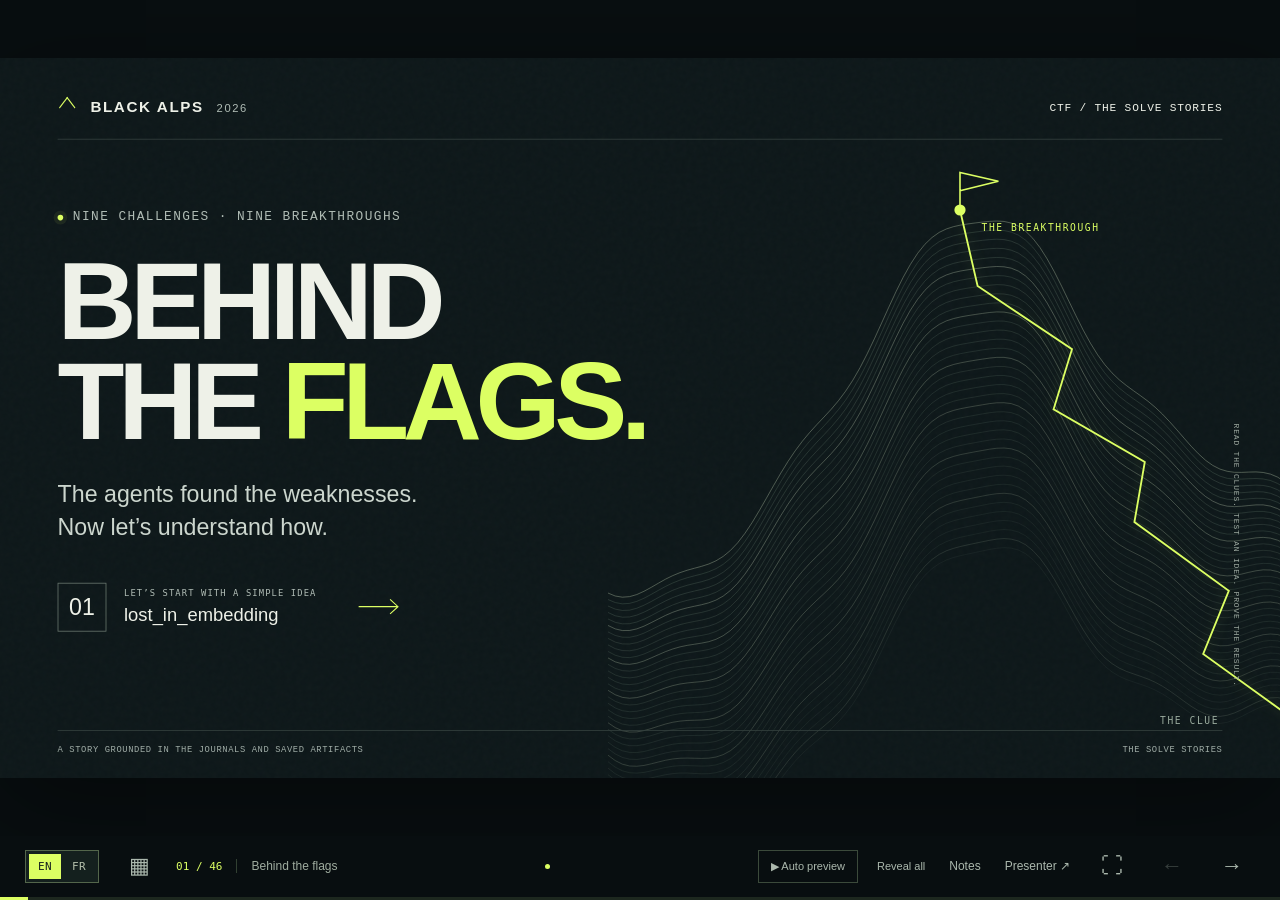
<file: presentation.html>
<!doctype html>
<html lang="en">
<head>
  <meta charset="utf-8">
  <meta name="viewport" content="width=device-width,initial-scale=1">
  <meta name="color-scheme" content="dark">
  <meta name="description" content="Black Alps 2026 — un récit animé et documenté du challenge driver_radio.">
  <title>Behind the Flags — Black Alps 2026</title>
  <link rel="icon" href="data:image/svg+xml,%3Csvg xmlns=&#x27;http://www.w3.org/2000/svg&#x27; viewBox=&#x27;0 0 40 40&#x27;%3E%3Crect width=&#x27;40&#x27; height=&#x27;40&#x27; fill=&#x27;%230c1416&#x27;/%3E%3Cpath d=&#x27;M5 31L20 6L35 31Z&#x27; fill=&#x27;none&#x27; stroke=&#x27;%23dcff63&#x27; stroke-width=&#x27;3&#x27;/%3E%3C/svg%3E">
  <link rel="stylesheet" href="styles.css?v=b82efc75d958">
</head>
<body>
  <main id="viewport" aria-label="Black Alps 2026 presentation">
    <div id="stage">
<section class="slide cover active" data-title="Behind the flags" data-steps="0" aria-label="Opening">
        <header class="slide-top"><span class="brand"><i class="alps-mark"></i> BLACK ALPS <b>2026</b></span><span class="mono">CTF / THE SOLVE STORIES</span></header>
        <div class="cover-copy"><div class="eyebrow"><span class="live-dot"></span> NINE CHALLENGES · NINE BREAKTHROUGHS</div><h1>BEHIND<br>THE <em>FLAGS.</em></h1><p>The agents found the weaknesses.<br>Now let’s understand how.</p><div class="cover-chapter"><span>01</span><div><small>LET’S START WITH A SIMPLE IDEA</small><strong>lost_in_embedding</strong></div><svg viewbox="0 0 60 25" aria-hidden="true"><path d="M0 12H55M44 2L55 12L44 22"/></svg></div></div>
        <div class="terrain" aria-hidden="true"><svg id="mountain" viewbox="0 0 940 900"><defs><lineargradient id="land-fade" x1="0" y1="0" x2="0" y2="1"><stop stop-color="#a3b5ab" stop-opacity=".7"/><stop offset="1" stop-color="#a3b5ab" stop-opacity=".05"/></lineargradient></defs><g id="terrain-lines"></g><path class="summit-route" d="M885 825L774 745L806 666L688 580L701 505L587 439L610 364L492 285L470 190"/><circle class="summit-dot" cx="470" cy="190" r="7"/><path d="M470 190V143L518 154L470 166" fill="none" stroke="#dcff63" stroke-width="2"/><text x="497" y="216" class="map-label">THE BREAKTHROUGH</text><text x="720" y="832" class="map-label muted-map">THE CLUE</text></svg><div class="terrain-caption mono">READ THE CLUES. TEST AN IDEA. PROVE THE RESULT.</div></div>
        <footer class="slide-foot"><span>A STORY GROUNDED IN THE JOURNALS AND SAVED ARTIFACTS</span><span>THE SOLVE STORIES</span></footer>
      </section>
<section class="slide teaching " data-chapter="lost_in_embedding" data-title="Numbers instead of text" data-steps="2" hidden>
    <header class="slide-top"><span class="brand"><i class="alps-mark"></i> BLACK ALPS <b>2026</b></span><span class="mono">01 / LOST_IN_EMBEDDING<small class="chapter-position">01 / 06</small></span></header>
    <div class="eyebrow">THE CHALLENGE · RECOVER HIDDEN TEXT</div><h2>The flag had disappeared.<br><em>Only numbers remained.</em></h2>
<div class="two-up"><div class="file-panel"><div class="small-label">SUPPLIED FILE</div><h3>Dockerfile.json</h3><pre>model: "gpt2"
inputs_embeds:
  [ 0.1145, −0.3451, 0.2239, … ]
  [ … ]
  …</pre><p>The first values, rounded for display.</p></div><div class="reveal numbers-explain" data-reveal="1"><div class="stat-line"><strong>24</strong><span>groups of numbers</span></div><div class="stat-line"><strong>768</strong><span>numbers per group</span></div><p>Each group represents a piece of text,<br>along with information about its position.</p></div></div><div class="lesson-band reveal" data-reveal="2"><span>THE TAKEAWAY</span><p>Our task: <strong>reconstruct the original text.</strong></p></div>
    <footer class="slide-foot"><span>LOST_IN_EMBEDDING · JOURNAL 20:05, 20:09 · DOCKERFILE.JSON</span><span>BLACK ALPS / 2026</span></footer></section>
<section class="slide teaching " data-chapter="lost_in_embedding" data-title="GPT-2 uses a dictionary of numbers" data-steps="2" hidden>
    <header class="slide-top"><span class="brand"><i class="alps-mark"></i> BLACK ALPS <b>2026</b></span><span class="mono">01 / LOST_IN_EMBEDDING<small class="chapter-position">02 / 06</small></span></header>
    <div class="eyebrow">UNDERSTAND · WHAT IS AN EMBEDDING?</div><h2>A piece of text.<br><em>A row in a table.</em></h2>
<div class="dictionary-flow"><div class="token-tile"><span>PIECE OF TEXT</span><strong>BA</strong><small>A “token”</small></div><span class="large-arrow">→</span><div class="lookup-table"><div class="small-label">GPT-2’S PUBLIC TABLE</div><div class="dictionary-row selected"><b>BA</b><div class="vector-bars"></div><span>768 numbers</span></div><div class="dictionary-row"><b>26</b><div class="vector-bars alternate"></div><span>768 numbers</span></div><div class="dictionary-row"><b>{</b><div class="vector-bars third"></div><span>768 numbers</span></div><p>Diagram: the bars represent lists of numbers.</p></div></div>
<div class="position-strip reveal" data-reveal="1"><strong>This file also adds:</strong><span class="position-tag">THE TOKEN’S POSITION</span><p>To distinguish the first, second, third…</p></div><div class="lesson-band reveal" data-reveal="2"><span>THE TAKEAWAY</span><p>The text token and its position come from <strong>two known tables.</strong></p></div>
    <footer class="slide-foot"><span>LOST_IN_EMBEDDING · CLAUDE/WRITEUP.MD, SECTIONS 2–4</span><span>BLACK ALPS / 2026</span></footer></section>
<section class="slide teaching light" data-chapter="lost_in_embedding" data-title="Addition, then its inverse" data-steps="3" hidden>
    <header class="slide-top"><span class="brand"><i class="alps-mark"></i> BLACK ALPS <b>2026</b></span><span class="mono">01 / LOST_IN_EMBEDDING<small class="chapter-position">03 / 06</small></span></header>
    <div class="eyebrow">A SMALL EXAMPLE · THREE NUMBERS MAKE IT CLEAR</div><h2>We know what was added.<br><em>So we can subtract it.</em></h2><div class="emb-math"><div class="emb-math-row"><span>A token</span><code>[ 2, 5, 1 ]</code><b>+</b><code>[ 1, 0, 3 ]</code><span>Its position</span></div><div class="emb-math-row reveal" data-reveal="1"><span>What we receive</span><code class="emb-highlight">[ 3, 5, 4 ]</code><b>−</b><code>[ 1, 0, 3 ]</code><span>Known position</span></div><div class="emb-math-row reveal" data-reveal="2"><span>What we recover</span><code class="emb-highlight">[ 2, 5, 1 ]</code><b>→</b><code>the token</code><span>In the dictionary</span></div></div><p class="emb-example-label">An invented 3-dimensional example. In the real file, each row contains 768 numbers.</p><div class="lesson-band reveal" data-reveal="3"><span>THE TAKEAWAY</span><p>Subtraction works <strong>one number at a time.</strong></p></div>
    <footer class="slide-foot"><span>TEACHING EXAMPLE · STRUCTURE CONFIRMED IN CLAUDE/WRITEUP.MD</span><span>BLACK ALPS / 2026</span></footer></section>
<section class="slide teaching light" data-chapter="lost_in_embedding" data-title="Follow the process backwards" data-steps="3" hidden>
    <header class="slide-top"><span class="brand"><i class="alps-mark"></i> BLACK ALPS <b>2026</b></span><span class="mono">01 / LOST_IN_EMBEDDING<small class="chapter-position">04 / 06</small></span></header>
    <div class="eyebrow">THE BREAKTHROUGH · WE KNOW BOTH TABLES</div><h2>Subtract the position.<br><em>Recover the token.</em></h2>
<div class="reverse-flow"><div class="reverse-step"><span class="step-number">01</span><h3>Read a group</h3><div class="vector-stack"><div>the token’s numbers</div><div class="position-component">+ its position’s numbers</div></div><p>The numbers we received.</p></div><span class="flow-arrow">→</span><div class="reverse-step reveal" data-reveal="1"><span class="step-number">02</span><h3>Subtract the position</h3><div class="vector-stack"><div>the token’s numbers</div><div class="position-component removed">its position’s numbers</div></div><p>It is in the public table.</p></div><span class="flow-arrow reveal" data-reveal="2">→</span><div class="reverse-step reveal" data-reveal="2"><span class="step-number">03</span><h3>Compare with the table</h3><div class="found-token">BA <span>✓</span></div><p>The closest token is found.</p></div></div><div class="lesson-band reveal" data-reveal="3"><span>THE TAKEAWAY</span><p>Repeat for all <strong>24 groups</strong>, then join the pieces.</p></div>
    <footer class="slide-foot"><span>LOST_IN_EMBEDDING · CLAUDE/SRC/INVERT.PY · CLAUDE/OUT-01.TXT</span><span>BLACK ALPS / 2026</span></footer></section>
<section class="slide teaching " data-chapter="lost_in_embedding" data-title="Why this answer is convincing" data-steps="3" hidden>
    <header class="slide-top"><span class="brand"><i class="alps-mark"></i> BLACK ALPS <b>2026</b></span><span class="mono">01 / LOST_IN_EMBEDDING<small class="chapter-position">05 / 06</small></span></header>
    <div class="eyebrow">VERIFY · RECOVERING TEXT IS NOT ENOUGH</div><h2>The text was already readable.<br><em>The distances confirmed it.</em></h2><div class="emb-comparison"><div><span class="small-label">DIRECT COMPARISON</span><strong>3,5 – 9,9</strong><p>Distance to the dictionary rows.<br>The correct tokens already emerge.</p><div class="emb-distance"><i style="--length:85%"></i></div></div><div class="reveal" data-reveal="1"><span class="small-label">AFTER SUBTRACTING THE POSITION</span><strong>0,000 – 0,004</strong><p>Almost exact matches.<br>The proposed structure is confirmed.</p><div class="emb-distance corrected"><i style="--length:2%"></i></div></div></div><div class="emb-verdict reveal" data-reveal="2"><span>24 tokens</span><b>→</b><span>The same flag in both attempts</span><b>✓</b></div><div class="lesson-band reveal" data-reveal="3"><span>THE TAKEAWAY</span><p>A distance close to zero means: <strong>“we found the same row.”</strong></p></div>
    <footer class="slide-foot"><span>LOST_IN_EMBEDDING · CLAUDE/OUT-01.TXT · CLAUDE/WRITEUP.MD §4</span><span>BLACK ALPS / 2026</span></footer></section>
<section class="slide teaching " data-chapter="lost_in_embedding" data-title="The pieces become the flag again" data-steps="2" hidden>
    <header class="slide-top"><span class="brand"><i class="alps-mark"></i> BLACK ALPS <b>2026</b></span><span class="mono">01 / LOST_IN_EMBEDDING<small class="chapter-position">06 / 06</small></span></header>
    <div class="eyebrow">THE EVIDENCE · ALL 24 PIECES FIT TOGETHER</div><h2>The flag put on camouflage.<br><em>The dictionary recognised it.</em></h2><div class="token-sequence"><span>BA</span><span>26</span><span>{</span><span>Emb</span><span>33</span><span>d</span><span>1</span><span>ng</span><span>S</span><span>…</span><span>}</span></div><div class="flag-line reveal" data-reveal="1">BA26{Emb33d1ngS-4r3-N0t-S3cr3T}</div><div class="embedding-proof reveal" data-reveal="1"><button class="image-button proof-image" data-evidence="embeddings" aria-label="Enlarge the evidence"><img src="assets/embeddings.png" alt="The text recovered from the vectors"></button><div class="artifact-caption"><span>SAVED EVIDENCE · CLICK TO ENLARGE</span></div><div><strong>24 / 24</strong><p>Tokens recovered.<br>Almost exact matches<br>after subtracting the position.</p><small>Solved by Claude</small></div></div><div class="lesson-band reveal" data-reveal="2"><span>THE TAKEAWAY</span><p>In this case, turning text into numbers <strong>did not protect its contents.</strong></p></div>
    <footer class="slide-foot"><span>LOST_IN_EMBEDDING · JOURNAL 20:09 · CLAUDE/OUT-01.TXT</span><span>BLACK ALPS / 2026</span></footer></section>
<section class="slide teaching idp-slide" data-chapter="id_please" data-title="ID, please — two ways in" data-steps="2" hidden>
    <header class="slide-top"><span class="brand"><i class="alps-mark"></i> BLACK ALPS <b>2026</b></span><span class="mono">02 / ID_PLEASE<small class="chapter-position">01 / 04</small></span></header>
    <div class="eyebrow">THE CHALLENGE · ACCESS THE ADMINISTRATOR ACCOUNT</div><h2>One admin account.<br><em>Two ways in.</em></h2>
    <div class="idp-doors">
      <div class="idp-door"><span class="small-label">PASSWORD LOGIN</span><div class="idp-icon">••••</div><h3>Email + password</h3><p>The admin’s password<br>remains unknown.</p></div>
      <div class="idp-door idp-social reveal" data-reveal="1"><span class="small-label">GOOGLE LOGIN</span><div class="idp-idcard"><span>IDENTITY STATEMENT</span><b>Account ID</b><small>“Here is who is signing in.”</small></div><h3>A statement sent to the site</h3><p>The site reads the account ID.</p></div>
    </div><div class="lesson-band reveal" data-reveal="2"><span>THE WEAKNESS</span><p>On the “legacy” path, <strong>the site did not verify the signature.</strong></p></div>
    <footer class="slide-foot"><span>ID_PLEASE · JOURNAL 18:39, 20:25 · WRITEUP, SECTIONS 1–2</span><span>BLACK ALPS / 2026</span></footer></section>
<section class="slide teaching idp-slide" data-chapter="id_please" data-title="ID, please — the wrong identity" data-steps="3" hidden>
    <header class="slide-top"><span class="brand"><i class="alps-mark"></i> BLACK ALPS <b>2026</b></span><span class="mono">02 / ID_PLEASE<small class="chapter-position">02 / 04</small></span></header>
    <div class="eyebrow">DEAD ENDS · CHANGING THE ROLE IS NOT ENOUGH</div><h2>Writing “admin”…<br><em>The promotion was declined.</em></h2>
    <div class="idp-experiment-table">
      <div class="idp-experiment-head"><span>QUESTION TESTED</span><span>WHAT THE SERVICE RETURNED</span></div>
      <div><div><b>01</b><span>Add “role: admin”<small>Can we grant ourselves privileges?</small></span></div><p><i>×</i> The account remains a regular user.</p></div>
      <div class="reveal" data-reveal="1"><div><b>02</b><span>Keep the email, change the ID<small>Does the site identify an account by its email?</small></span></div><p><i>×</i> A different account is created.</p></div>
      <div class="reveal" data-reveal="2"><div><b>03</b><span>Keep the same “sub” ID<small>Is this what selects the account?</small></span></div><p class="idp-confirm"><i>✓</i> The same account is found.</p></div>
    </div><div class="idp-sub-definition reveal" data-reveal="2"><strong>sub</strong><span>The Google account ID.<br>The role is then read from the stored account.</span></div><div class="lesson-band reveal" data-reveal="3"><span>THE TAKEAWAY</span><p>We needed to find <strong>the real admin account’s ID.</strong></p></div>
    <footer class="slide-foot"><span>ID_PLEASE · JOURNAL 18:39, 20:12, 20:25 · WRITEUP, SECTION 3</span><span>BLACK ALPS / 2026</span></footer></section>
<section class="slide teaching idp-slide light" data-chapter="id_please" data-title="ID, please — finding the ID" data-steps="3" hidden>
    <header class="slide-top"><span class="brand"><i class="alps-mark"></i> BLACK ALPS <b>2026</b></span><span class="mono">02 / ID_PLEASE<small class="chapter-position">03 / 04</small></span></header>
    <div class="eyebrow">THE BREAKTHROUGH · THE CLUE WAS IN THE FOOTER</div><h2>The ID could be found.<br><em>The site treated it as a secret.</em></h2>
    <div class="idp-chain">
      <div><span class="step-number">01</span><h3>The footer</h3><div class="idp-contact idp-footer-clue">Tech Corp Chandler<br><small>A Gmail contact address</small></div><p>A clue recorded in the journal,<br>in the homepage footer.</p></div>
      <span class="idp-chain-arrow reveal" data-reveal="1">→</span>
      <div class="reveal" data-reveal="1"><span class="step-number">02</span><h3>Looking up the account</h3><div class="idp-contact">Google People API<br><small>Using a test Google session</small></div><p>Here, the address leads to an ID.</p></div>
      <span class="idp-chain-arrow reveal" data-reveal="2">→</span>
      <div class="reveal" data-reveal="2"><span class="step-number">03</span><h3>The right ID</h3><div class="idp-identifier">1034…4574<small>GAIA ID / sub · abbreviated</small></div><p>To place in the fabricated statement.</p></div>
    </div><div class="lesson-band reveal" data-reveal="3"><span>THE TAKEAWAY</span><p>The breakthrough: <strong>look up the identity</strong> instead of guessing a password.</p></div>
    <footer class="slide-foot"><span>ID_PLEASE · JOURNAL 20:35, 21:25 · WRITEUP, SECTIONS 4–5</span><span>BLACK ALPS / 2026</span></footer></section>
<section class="slide teaching idp-slide" data-chapter="id_please" data-title="ID, please — an impersonated identity" data-steps="2" hidden>
    <header class="slide-top"><span class="brand"><i class="alps-mark"></i> BLACK ALPS <b>2026</b></span><span class="mono">02 / ID_PLEASE<small class="chapter-position">04 / 04</small></span></header>
    <div class="eyebrow">THE RESULT · SOLVE RECORDED AT 21:25</div><h2>The right ID.<br><em>An administrator session.</em></h2>
    <div class="idp-success-flow"><span>Fabricated identity statement</span><b>→</b><span class="reveal" data-reveal="1">Existing account found</span><b class="reveal" data-reveal="1">→</b><span class="reveal idp-admin" data-reveal="1">ADMIN<small>ROLE OF THE MATCHED ACCOUNT</small></span></div>
    <div class="idp-record reveal" data-reveal="1"><span class="small-label">EXCERPT FROM THE SAVED WRITE-UP · TRANSCRIPTION</span><div><code>socialLogin</code><strong>memberId: 1 · role: admin</strong></div><div><code>/api/flag</code><strong>flag returned</strong></div><p>The /api/admin/flag route was a decoy: it returned 404 even when signed in.</p></div>
    <div class="idp-flag reveal" data-reveal="2">BA26{sub_is_not_a_secret_but_treating_it_like_a_password_is}</div><div class="lesson-band reveal" data-reveal="2"><span>THE TAKEAWAY</span><p>Verify <strong>the proof of identity</strong>, don’t just read the ID.</p></div>
    <footer class="slide-foot"><span>ID_PLEASE · JOURNAL 21:25 · WRITEUP, SECTIONS 6–8</span><span>BLACK ALPS / 2026</span></footer></section>
<section class="slide teaching " data-chapter="universal_translator" data-title="A program without its dictionary" data-steps="2" hidden>
    <header class="slide-top"><span class="brand"><i class="alps-mark"></i> BLACK ALPS <b>2026</b></span><span class="mono">03 / UNIVERSAL_TRANSLATOR<small class="chapter-position">01 / 04</small></span></header>
    <div class="eyebrow">THE CHALLENGE · UNDERSTAND AN UNKNOWN MACHINE</div><h2>The machine was fluent.<br><em>We needed the dictionary.</em></h2>
<div class="rev-challenge"><div class="rev-opcodes"><span class="small-label">CODES, BUT WHICH ACTIONS?</span><div><code>03</code><b>→</b><span>?</span></div><div><code>04</code><b>→</b><span>?</span></div><div><code>19</code><b>→</b><span>?</span></div></div><div class="rev-explain reveal" data-reveal="1"><div class="rev-stack"><span>most recent value</span><span>previous value</span><span>…</span></div><div><h3>A “stack machine”</h3><p>It stacks values,<br>then copies them, moves them<br>or performs calculations.</p></div></div></div>
<div class="rev-given reveal" data-reveal="2"><strong>The helpful clue:</strong><span>4 sample programs</span><b>+</b><span>their expected outputs</span></div><div class="lesson-band reveal" data-reveal="2"><span>THE TAKEAWAY</span><p>The examples will help us <strong>recover the meaning of the codes.</strong></p></div>
    <footer class="slide-foot"><span>UNIVERSAL_TRANSLATOR · JOURNAL 18:48–18:51 · ARCHIVE README</span><span>BLACK ALPS / 2026</span></footer></section>
<section class="slide teaching light" data-chapter="universal_translator" data-title="Understanding a stack instruction" data-steps="3" hidden>
    <header class="slide-top"><span class="brand"><i class="alps-mark"></i> BLACK ALPS <b>2026</b></span><span class="mono">03 / UNIVERSAL_TRANSLATOR<small class="chapter-position">02 / 04</small></span></header>
    <div class="eyebrow">UNDERSTAND · A SMALL EXAMPLE SHOWS THE PRINCIPLE</div><h2>Copy or swap?<br><em>The output tells them apart.</em></h2>
<div class="rev-toy-label">INVENTED TEACHING EXAMPLE · THE REAL TESTS COME NEXT</div>
<div class="rev-toy"><div class="rev-toy-input"><span class="small-label">STARTING STACK</span><div class="rev-literal-stack"><span class="top">3 <i>top</i></span><span>7</span></div><p>We process<br>the top value first.</p><div class="rev-toy-rule">Unknown instruction<br><b>then print the top</b></div></div>
<div class="rev-hypotheses"><div class="rev-hypothesis reveal" data-reveal="1"><div class="rev-hyp-name"><span>HYPOTHESIS A</span><strong>Copy the top</strong></div><div class="rev-literal-stack compact"><span class="new-value">3 <i>copy</i></span><span>3</span><span>7</span></div><b class="rev-toy-arrow">→</b><div class="rev-toy-output"><span>OUTPUT</span><strong>3</strong></div><div class="rev-verdict reveal" data-reveal="3">✓ consistent</div></div>
<div class="rev-hypothesis reveal" data-reveal="2"><div class="rev-hyp-name"><span>HYPOTHESIS B</span><strong>Swap the two</strong></div><div class="rev-literal-stack compact"><span class="swapped">7</span><span>3</span></div><b class="rev-toy-arrow">→</b><div class="rev-toy-output"><span>OUTPUT</span><strong>7</strong></div><div class="rev-verdict rejected reveal" data-reveal="3">✕ rejected</div></div></div></div>
<div class="rev-expected reveal" data-reveal="3"><span>IF THE EXPECTED OUTPUT IS</span><strong>3</strong><p>“Swap” cannot be the right instruction.</p></div><div class="lesson-band reveal" data-reveal="3"><span>THE TAKEAWAY</span><p>A known example helps us <strong>reject an interpretation that does not fit.</strong></p></div>
    <footer class="slide-foot"><span>TEACHING DIAGRAM · STACK RULES DESCRIBED IN THE README</span><span>BLACK ALPS / 2026</span></footer></section>
<section class="slide teaching " data-chapter="universal_translator" data-title="Examples become tests" data-steps="3" hidden>
    <header class="slide-top"><span class="brand"><i class="alps-mark"></i> BLACK ALPS <b>2026</b></span><span class="mono">03 / UNIVERSAL_TRANSLATOR<small class="chapter-position">03 / 04</small></span></header>
    <div class="eyebrow">THE SOLVE · APPLY THIS TEST TO EVERY DICTIONARY</div><h2>The examples narrow it down.<br><em>One dictionary remains.</em></h2>
<div class="rev-real-search"><div class="rev-search-stage"><span class="rev-stage-index">01</span><div><h3>First, the stack operations</h3><p>Try mappings between codes and actions.</p></div><div class="rev-test-tags"><span>Example 1</span><span>Example 2</span></div><strong class="rev-search-outcome reveal" data-reveal="1">1 mapping</strong></div>
<div class="rev-search-stage"><span class="rev-stage-index">02</span><div><h3>Then, the arithmetic operations</h3><p>Keep mappings that produce the right outputs.</p></div><div class="rev-test-tags"><span>Example 3</span><span>Example 4</span></div><strong class="rev-search-outcome reveal" data-reveal="2">1 mapping</strong></div></div>
<div class="rev-real-filter reveal" data-reveal="2"><div><strong>346</strong><span>possibilities after<br>example 3</span></div><b>→</b><div><strong>1</strong><span>after example 4</span></div><p>Using the correct interpretation<br>of signed numbers.</p></div><div class="lesson-band reveal" data-reveal="3"><span>THE TAKEAWAY</span><p>The unknown transmission is read <strong>using this verified dictionary.</strong></p></div>
    <footer class="slide-foot"><span>UNIVERSAL_TRANSLATOR · JOURNAL 18:51–18:53 · CODEX/SOLVER-OUTPUT.TXT</span><span>BLACK ALPS / 2026</span></footer></section>
<section class="slide teaching " data-chapter="universal_translator" data-title="The transmission becomes readable" data-steps="2" hidden>
    <header class="slide-top"><span class="brand"><i class="alps-mark"></i> BLACK ALPS <b>2026</b></span><span class="mono">03 / UNIVERSAL_TRANSLATOR<small class="chapter-position">04 / 04</small></span></header>
    <div class="eyebrow">THE EVIDENCE · THE RECOVERED DICTIONARY WORKS</div><h2>The machine gets its language back.<br><em>The message becomes readable.</em></h2>
<div class="rev-result"><div><div class="rev-translations"><div><code>03</code><span>copy the top</span></div><div><code>04</code><span>emit a byte</span></div><div><code>19</code><span>add</span></div></div><p class="rev-small">Three entries from the recovered dictionary.<br>Codes are written in hexadecimal.</p></div><div class="reveal" data-reveal="1"><button class="image-button proof-image" data-evidence="vm" aria-label="Enlarge the evidence"><img src="assets/vm.png" alt="Only one interpretation satisfies the examples"></button><div class="artifact-caption"><span>SAVED EVIDENCE · CLICK TO ENLARGE</span></div><p class="rev-credit">Solved by: <strong>Codex</strong> · Saved solver output.</p></div></div>
<div class="rev-flag reveal" data-reveal="1">BA26{0n3_st4ck_f0rth_4ll}</div><div class="lesson-band reveal" data-reveal="2"><span>THE TAKEAWAY</span><p>The known outputs became <strong>a guide to reading the unknown.</strong></p></div>
    <footer class="slide-foot"><span>UNIVERSAL_TRANSLATOR · CODEX/SOLVER-OUTPUT.TXT · JOURNAL 18:53</span><span>BLACK ALPS / 2026</span></footer></section>
<section class="slide teaching " data-chapter="silent_beacon" data-title="A locked beacon and a false clue" data-steps="3" hidden>
    <header class="slide-top"><span class="brand"><i class="alps-mark"></i> BLACK ALPS <b>2026</b></span><span class="mono">04 / SILENT_BEACON<small class="chapter-position">01 / 04</small></span></header>
    <div class="eyebrow">THE CHALLENGE · OPEN A PROTECTED RECORD</div><h2>A plaintext flag?<br><em>Too good to be true.</em></h2>
<div class="rev-beacon-start"><div class="rev-firmware"><span class="small-label">SUPPLIED FILE</span><h3>beacon_flash.bin</h3><div class="rev-memory"><span>BOOT</span><span>PROGRAM</span><span>DATA</span></div><p>A copy of the memory<br>from an ESP32-C6 device.</p></div><span class="rev-arrow">→</span><div class="rev-lock reveal" data-reveal="1"><span class="small-label">WHAT THE PROGRAM CHECKS</span><h3>Activation code?</h3><div class="rev-code-slots">_ _ _ _ _ _ _ _</div><p>The correct code allows<br>the record to be decoded.</p></div></div>
<div class="rev-decoy reveal" data-reveal="2"><span>THE TRAP</span><code>BA26{n0t_th15_0n3_k33p_d1gg1ng}</code><p>Stored in plaintext, but not the result we need.</p><button class="evidence-button" data-evidence="decoy">View the archive ↗</button></div><div class="lesson-band reveal" data-reveal="3"><span>THE TAKEAWAY</span><p>Finding text that looks like a flag <strong>is not enough to prove the solve.</strong></p></div>
    <footer class="slide-foot"><span>SILENT_BEACON · JOURNAL 18:45, 18:49 · BACKFILL 20:57</span><span>BLACK ALPS / 2026</span></footer></section>
<section class="slide teaching light" data-chapter="silent_beacon" data-title="The code is calculated from two strings" data-steps="3" hidden>
    <header class="slide-top"><span class="brand"><i class="alps-mark"></i> BLACK ALPS <b>2026</b></span><span class="mono">04 / SILENT_BEACON<small class="chapter-position">02 / 04</small></span></header>
    <div class="eyebrow">THE BREAKTHROUGH · RECREATE THE ACTIVATION CHECK</div><h2>The beacon calculates the code.<br><em>The agent repeats the calculation.</em></h2>
<div class="rev-code-map"><div class="rev-code-inputs"><span class="small-label">TWO READABLE STRINGS IN THE DUMP</span><code>LilyGO T7-C6</code><code>BA26-BEACON-01</code></div><div class="rev-map-arrow">→</div><div class="rev-fingerprint reveal" data-reveal="1"><span class="small-label">THE PROGRAM TURNS THEM INTO TWO NUMBERS</span><code>56ea3ff6</code><code>cd1014a9</code><p>Calculated “fingerprints”.</p></div><div class="rev-map-arrow reveal" data-reveal="2">→</div><div class="rev-answer reveal" data-reveal="2"><span class="small-label">COMBINED AS THE PROGRAM DOES</span><strong>B80FEF82</strong><p>The expected code.</p></div></div>
<div class="rev-comparison reveal" data-reveal="3"><div><span>SUPPLIED CODE</span><code>?</code></div><b>= ?</b><div><span>EXPECTED CODE</span><code>B80FEF82</code></div><span class="rev-compare-arrow">→</span><strong>If equal: allow<br>decoding.</strong></div><div class="lesson-band reveal" data-reveal="3"><span>THE TAKEAWAY</span><p>The calculation and its inputs are present: <strong>the answer can be reconstructed.</strong></p></div>
    <footer class="slide-foot"><span>SILENT_BEACON · CODEX/SOLVE.PY · CLAUDE/OUT-03-SOLVE.TXT</span><span>BLACK ALPS / 2026</span></footer></section>
<section class="slide teaching " data-chapter="silent_beacon" data-title="The code and the content are separate steps" data-steps="3" hidden>
    <header class="slide-top"><span class="brand"><i class="alps-mark"></i> BLACK ALPS <b>2026</b></span><span class="mono">04 / SILENT_BEACON<small class="chapter-position">03 / 04</small></span></header>
    <div class="eyebrow">UNDERSTAND · CHECKING ACCESS IS NOT DECODING</div><h2>The code opens the gate.<br><em>Another calculation reads the content.</em></h2>
<div class="rev-two-jobs"><div class="rev-source-pair"><span class="small-label">THE TWO FINGERPRINTS</span><code>56ea3ff6</code><code>cd1014a9</code><p>Same inputs,<br>two uses.</p></div><div class="rev-two-branches"><div class="rev-job"><span class="rev-job-arrow">↗</span><span class="rev-job-number">01</span><div><h3>Check access</h3><p>Calculate the expected code.</p></div><strong>B80FEF82</strong></div><div class="rev-job reveal" data-reveal="1"><span class="rev-job-arrow">↘</span><span class="rev-job-number">02</span><div><h3>Decode the content</h3><p>Generate a sequence of numbers.</p></div><div class="rev-stream-pills"><i>•</i><i>•</i><i>•</i><i>…</i></div></div></div></div>
<div class="rev-byte-flow reveal" data-reveal="2"><div><span>31 BYTES FROM THE DUMP</span><strong>Encrypted data</strong></div><b>with</b><div><span>CALCULATED SEQUENCE</span><strong>One number per byte</strong></div><span class="rev-byte-arrow">→</span><div class="rev-byte-output"><span>BITWISE COMBINATION</span><strong>BA26{…}</strong></div></div><div class="lesson-band reveal" data-reveal="3"><span>THE TAKEAWAY</span><p>The solver recreates <strong>the check, then decodes 31 bytes.</strong></p></div>
    <footer class="slide-foot"><span>SILENT_BEACON · CODEX/SOLVE.PY · JOURNAL 18:49, BACKFILL 20:57</span><span>BLACK ALPS / 2026</span></footer></section>
<section class="slide teaching " data-chapter="silent_beacon" data-title="The real flag comes from decoding" data-steps="2" hidden>
    <header class="slide-top"><span class="brand"><i class="alps-mark"></i> BLACK ALPS <b>2026</b></span><span class="mono">04 / SILENT_BEACON<small class="chapter-position">04 / 04</small></span></header>
    <div class="eyebrow">THE EVIDENCE · THE DECODED RECORD</div><h2>Follow the right branch.<br><em>Read the real record.</em></h2>
<div class="rev-beacon-result"><div><div class="rev-verified-code"><span>RECOVERED CODE</span><strong>B80FEF82</strong><span>✓</span></div><div class="rev-branch reveal" data-reveal="1"><span>Code calculation</span><b>↓</b><span>Data decoding</span><b>↓</b><strong>Readable record</strong></div></div><div class="reveal" data-reveal="1"><button class="image-button proof-image" data-evidence="beacon" aria-label="Enlarge the evidence"><img src="assets/beacon.png" alt="The real decoded record"></button><div class="artifact-caption"><span>SAVED EVIDENCE · CLICK TO ENLARGE</span></div><p class="rev-credit">Solved by: <strong>Codex</strong> · Offline solver result.</p></div></div>
<div class="rev-flag reveal" data-reveal="1">BA26{x0rsh1ft_s34ls_th3_b34c0n}</div><div class="lesson-band reveal" data-reveal="2"><span>THE TAKEAWAY</span><p>The evidence comes from the <strong>decoding path</strong>, not a string found by chance.</p></div>
    <footer class="slide-foot"><span>SILENT_BEACON · CLAUDE/OUT-03-SOLVE.TXT · JOURNAL 18:49</span><span>BLACK ALPS / 2026</span></footer></section>
<section class="slide teaching wmr" data-chapter="wrong_path" data-title="Leaving the allowed directory" data-steps="3" hidden>
    <header class="slide-top"><span class="brand"><i class="alps-mark"></i> BLACK ALPS <b>2026</b></span><span class="mono">05 / WRONG_PATH<small class="chapter-position">01 / 04</small></span></header>
    <div class="eyebrow">THE CHALLENGE · A FILE STORAGE APP</div><h2>The server filed things away.<br><em>We opened the other drawers.</em></h2>
<div class="wmr-http-request"><span>REQUEST RECORDED IN THE JOURNAL</span><code>GET /raw?filename=<b>../../challenge.db</b></code></div>
<div class="wmr-path-trace"><div><span>EXPECTED DIRECTORY</span><code>/app/uploads/&lt;compte&gt;/</code><p>Files belonging to our account.</p></div><div class="reveal" data-reveal="1"><span>CONSTRUCTED PATH</span><code>/app/<i>uploads/&lt;compte&gt;/</i><b>../../</b>challenge.db</code><p>Each <code>../</code> goes up one directory.</p></div><div class="reveal wmr-path-escaped" data-reveal="2"><span>ACTUAL TARGET FILE</span><code>/app/<b>challenge.db</b></code><p>The account database, outside our directory.</p></div></div>
<div class="wmr-route-contrast reveal" data-reveal="3"><code>/download/…</code><span>blocks this escape</span><code>/raw?filename=…</code><span class="lime">allows it</span><small>Teaching reconstruction. No HTTP capture was preserved.</small></div><div class="lesson-band reveal" data-reveal="3"><span>THE TAKEAWAY</span><p>Joining a path <strong>does not guarantee it stays inside the allowed directory.</strong></p></div>
    <footer class="slide-foot"><span>WRONG_PATH/JOURNAL.MD · APP, EXPLOITATION, SOLVED 20:07</span><span>BLACK ALPS / 2026</span></footer></section>
<section class="slide teaching wmr light" data-chapter="wrong_path" data-title="The first flag was a decoy" data-steps="2" hidden>
    <header class="slide-top"><span class="brand"><i class="alps-mark"></i> BLACK ALPS <b>2026</b></span><span class="mono">05 / WRONG_PATH<small class="chapter-position">02 / 04</small></span></header>
    <div class="eyebrow">THE BREAKTHROUGH · DO NOT STOP AT THE FIRST PLAUSIBLE STRING</div><h2>A fake flag in the database.<br><em>A real lead right beside it.</em></h2>
<div class="wmr-decoy reveal" data-reveal="1"><span>THE TRAP</span><strong>A password looked like a flag.</strong><b>DECOY</b></div>
<div class="wmr-chain"><div class="wmr-chain-node"><span>01</span><h3>Read the accounts</h3><p>The database also contains<br>an administrator account.</p></div><b>→</b><div class="wmr-chain-node reveal" data-reveal="1"><span>02</span><h3>Log in</h3><p>The admin dashboard<br>shows more files.</p></div><b class="reveal" data-reveal="1">→</b><div class="wmr-chain-node reveal" data-reveal="2"><span>03</span><h3>Follow the clue</h3><p><code>flag.txt</code> says the flag<br>is hidden in <code>flag.maze</code>.</p></div></div><div class="lesson-band reveal" data-reveal="2"><span>THE TAKEAWAY</span><p>The right path leads to <strong>a maze made of characters.</strong></p></div>
    <footer class="slide-foot"><span>WRONG_PATH · CLAUDE · JOURNAL, CORRECTION AND RECONSTRUCTION</span><span>BLACK ALPS / 2026</span></footer></section>
<section class="slide teaching wmr" data-chapter="wrong_path" data-title="Explore the corridors without getting lost" data-steps="3" hidden>
    <header class="slide-top"><span class="brand"><i class="alps-mark"></i> BLACK ALPS <b>2026</b></span><span class="mono">05 / WRONG_PATH<small class="chapter-position">03 / 04</small></span></header>
    <div class="eyebrow">THE SOLVER · BREADTH-FIRST SEARCH, OR BFS</div><h2>Explore the neighbours.<br><em>Keep track of the way back.</em></h2>
<div class="wmr-bfs-layout"><div class="wmr-bfs-code"><span>SAVED SOLVER LOGIC · PSEUDOCODE</span><code>queue ← [entrance]<br>while the queue contains a cell:<br>　take the next cell<br>　add its unvisited open neighbours<br>　remember their previous cell</code><p><b>#</b> = wall · <b>&gt;</b> = gate · letters lie in the corridors</p></div><div class="wmr-bfs-walk"><div><span>01</span><strong>Explore in layers</strong><p>First the neighbours, then their neighbours.</p></div><div class="reveal" data-reveal="1"><span>02</span><strong>Find the exit</strong><p>Each cell remembers where it came from.</p></div><div class="reveal" data-reveal="2"><span>03</span><strong>Follow the predecessors back</strong><p>Keep only the entrance → exit path.</p></div></div></div><div class="lesson-band reveal" data-reveal="3"><span>THE TAKEAWAY</span><p>Read <strong>the letters along this path</strong>, not every letter in the maze.</p></div>
    <footer class="slide-foot"><span>WRONG_PATH/CLAUDE/SOLVE.PY · CELL QUEUE, PREV, RECONSTRUCTION</span><span>BLACK ALPS / 2026</span></footer></section>
<section class="slide teaching wmr" data-chapter="wrong_path" data-title="Read the letters on the right path" data-steps="2" hidden>
    <header class="slide-top"><span class="brand"><i class="alps-mark"></i> BLACK ALPS <b>2026</b></span><span class="mono">05 / WRONG_PATH<small class="chapter-position">04 / 04</small></span></header>
    <div class="eyebrow">THE SOLVE · FOLLOW THE MAZE</div><h2>The path to the exit<br><em>spells out the flag.</em></h2>
<div class="wmr-maze-layout"><div class="wmr-maze-image"><button class="image-button proof-image" data-evidence="maze" aria-label="Enlarge the evidence"><img src="assets/maze.annotated.png" alt="The path through the maze"></button><div class="artifact-caption"><span>SAVED EVIDENCE · CLICK TO ENLARGE</span></div></div><div class="wmr-maze-story"><div class="wmr-stat"><strong>201 × 201</strong><span>cells in the maze</span></div><div class="wmr-recipe reveal" data-reveal="1"><p><b>1.</b> Start at the entrance.</p><p><b>2.</b> Explore accessible passages.</p><p><b>3.</b> Read the letters on the path to the exit.</p></div><div class="wmr-mini-result reveal" data-reveal="2"><span>2 783 POSITIONS ON THE PATH</span><code>BA26{tHis_Is_a_rEally_loNG_flag_…}</code><button class="evidence-button" data-evidence="mazeout">View the full result ↗</button></div></div></div><div class="lesson-band reveal" data-reveal="2"><span>THE TAKEAWAY</span><p>File access opens the door. <strong>The maze path gives the answer.</strong></p></div>
    <footer class="slide-foot"><span>WRONG_PATH/CLAUDE/SOLVE.PY · OUT-01.TXT · RENDER_MAZE.PY</span><span>BLACK ALPS / 2026</span></footer></section>
<section class="slide teaching wmr" data-chapter="peak_privilege" data-title="A badge the model must believe" data-steps="2" hidden>
    <header class="slide-top"><span class="brand"><i class="alps-mark"></i> BLACK ALPS <b>2026</b></span><span class="mono">06 / PEAK_PRIVILEGE<small class="chapter-position">01 / 04</small></span></header>
    <div class="eyebrow">THE CHALLENGE · AN IMAGE DECIDES ACCESS</div><h2>To get in as admin,<br><em>convince the model.</em></h2>
<div class="wmr-badge-start"><div class="wmr-badge-card"><span>SUPPLIED BADGE</span><img src="assets/employee.png" alt="Employee badge supplied with the challenge"><p>Classified as “EMPLOYEE”.</p></div><div class="wmr-badge-arrow">→</div><div class="wmr-scanner"><span class="small-label">THE SCANNER RETURNS SCORES</span><div>EMPLOYEE</div><div>INVALID</div><div class="reveal wmr-admin-class" data-reveal="1">ADMIN <strong>≥ 99.5%</strong></div><p class="reveal" data-reveal="1">The threshold to exceed for access.</p></div></div><div class="lesson-band reveal" data-reveal="2"><span>THE TAKEAWAY</span><p>We can change the image and observe <strong>the score returned on each attempt.</strong></p></div>
    <footer class="slide-foot"><span>PEAK_PRIVILEGE/JOURNAL.MD · SETUP · CLAUDE/EXTRACTED/PLAYER/PREPROCESS.PY</span><span>BLACK ALPS / 2026</span></footer></section>
<section class="slide teaching wmr" data-chapter="peak_privilege" data-title="Control what the model sees" data-steps="3" hidden>
    <header class="slide-top"><span class="brand"><i class="alps-mark"></i> BLACK ALPS <b>2026</b></span><span class="mono">06 / PEAK_PRIVILEGE<small class="chapter-position">02 / 04</small></span></header>
    <div class="eyebrow">THE CLUE · PREPROCESSING IS PROVIDED, THE MODEL STAYS HIDDEN</div><h2>The model sees just one square.<br><em>We control every cell.</em></h2>
<div class="wmr-preprocess"><div class="wmr-preprocess-node"><span>SUPPLIED IMAGE · 256 × 176</span><div class="wmr-crop-badge"><img src="assets/employee.png" alt="Employee badge, with the scanner&#x27;s crop outlined"><i></i></div><p>The scanner crops<br>the outlined area.</p></div><b>→</b><div class="wmr-preprocess-node reveal" data-reveal="1"><span>SQUARE · 96 × 96</span><div class="wmr-crop-window"><img src="assets/employee.png" alt="Enlarged view of the badge square that is actually processed"></div><p>Grayscale,<br>then average each 3 × 3 block.</p></div><b class="reveal" data-reveal="1">→</b><div class="wmr-preprocess-node reveal" data-reveal="2"><span>MODEL INPUT · 32 × 32</span><div class="wmr-input-grid" aria-label="Diagram of the 32 by 32 grid"><strong>1 024</strong><small>VALUES WE CAN CONTROL</small></div><p>A block of nine identical pixels<br>sets the value of one cell.</p></div></div><div class="lesson-band reveal" data-reveal="3"><span>THE TAKEAWAY</span><p>Only the cropped square needs changing: <strong>the model never sees the rest of the badge.</strong></p></div>
    <footer class="slide-foot"><span>PEAK_PRIVILEGE/CLAUDE/EXTRACTED/PLAYER/PREPROCESS.PY · CLAUDE/WORK/BADGE.PY</span><span>BLACK ALPS / 2026</span></footer></section>
<section class="slide teaching wmr light" data-chapter="peak_privilege" data-title="The scores tell us warmer or colder" data-steps="3" hidden>
    <header class="slide-top"><span class="brand"><i class="alps-mark"></i> BLACK ALPS <b>2026</b></span><span class="mono">06 / PEAK_PRIVILEGE<small class="chapter-position">03 / 04</small></span></header>
    <div class="eyebrow">THE BREAKTHROUGH · USE THE MODEL'S FEEDBACK</div><h2>Test variations in pairs.<br><em>Follow the stronger signal.</em></h2>
<div class="wmr-opt-start"><span>STARTING POINT</span><p>The employee badge. Random images were mostly classified as “INVALID”.</p></div>
<div class="wmr-optimization wmr-paired"><div class="wmr-opt-node"><span>01</span><h3>Vary in both directions</h3><div class="wmr-variation-pair"><b>badge + variation</b><b>badge − variation</b></div><p>20 directions tested in pairs:<br><strong>40 images in one batch.</strong></p></div><div class="wmr-opt-arrow">→</div><div class="wmr-opt-node reveal" data-reveal="1"><span>02</span><h3>Compare the feedback</h3><div class="wmr-hotcold"><b>LESS ADMIN</b><b>MORE ADMIN</b></div><p>Score differences<br>reveal useful directions.</p></div><div class="wmr-opt-arrow reveal" data-reveal="1">→</div><div class="wmr-opt-node reveal" data-reveal="2"><span>03</span><h3>Update the badge</h3><div class="wmr-repeat">↻</div><p>Combine those directions,<br>take a step, then repeat.</p></div></div><div class="lesson-band reveal" data-reveal="3"><span>THE TAKEAWAY</span><p>The agent learns <strong>how to change the image</strong> by observing the model's response.</p></div>
    <footer class="slide-foot"><span>PEAK_PRIVILEGE/CLAUDE/WORK/NES.PY · SCORE, ±EPS PAIRS, GRADIENT, UPDATE</span><span>BLACK ALPS / 2026</span></footer></section>
<section class="slide teaching wmr wmr-badge-result-slide" data-chapter="peak_privilege" data-title="An odd image, a high enough score" data-steps="2" hidden>
    <header class="slide-top"><span class="brand"><i class="alps-mark"></i> BLACK ALPS <b>2026</b></span><span class="mono">06 / PEAK_PRIVILEGE<small class="chapter-position">04 / 04</small></span></header>
    <div class="eyebrow">THE RESULT · THE MODEL GRANTS ACCESS</div><h2>The badge looked like noise.<br><em>The model saw the boss.</em></h2>
<div class="wmr-badge-result"><div class="wmr-winning-badge"><button class="image-button proof-image" data-evidence="badge" aria-label="Enlarge the evidence"><img src="assets/badge.png" alt="The winning badge"></button><div class="artifact-caption"><span>SAVED EVIDENCE · CLICK TO ENLARGE</span></div></div><div class="wmr-score-block"><span>ADMIN SCORE REPORTED IN THE JOURNAL</span><strong class="reveal" data-reveal="1">99.6%</strong><p class="reveal" data-reveal="1">Required threshold: 99.5%.</p><div class="wmr-access reveal" data-reveal="2">ACCESS GRANTED</div><code class="reveal" data-reveal="2">BA26{r3ached_1h3_t0P}</code></div></div><div class="lesson-band reveal" data-reveal="2"><span>THE TAKEAWAY</span><p>An image-based access decision can be <strong>steered using the exposed scores.</strong></p></div>
    <footer class="slide-foot"><span>PEAK_PRIVILEGE/JOURNAL.MD · SOLVED · CLAUDE/WORK/ADMIN_BADGE.PNG, BEST_GRID.NPY</span><span>BLACK ALPS / 2026</span></footer></section>
<section class="slide teaching wmr" data-chapter="rucher" data-title="Listening to a connected scale" data-steps="3" hidden>
    <header class="slide-top"><span class="brand"><i class="alps-mark"></i> BLACK ALPS <b>2026</b></span><span class="mono">07 / RUCHER<small class="chapter-position">01 / 04</small></span></header>
    <div class="eyebrow">THE CHALLENGE · RECOVER THE SECRET SENT OVER RADIO</div><h2>The scale was connected.<br><em>And a little too chatty.</em></h2>
<div class="wmr-rucher-overview"><div class="wmr-rucher-inputs"><div><span>RADIO RECORDING</span><strong>10 seconds of signal</strong><p>Exchanges between the scale and gateway.</p></div><div><span>ESP32-C6 FIRMWARE</span><strong>The scale's program</strong><p>It reveals the protocol and its rules.</p></div></div><div class="wmr-layers"><div><span>LAYER 1 · RADIO</span><strong>Signal → packets</strong><p>Recover the transmitted bytes.</p></div><div class="reveal" data-reveal="1"><span>LAYER 2 · ZIGBEE NETWORK</span><strong>Packets → reports</strong><p>Find the network key in the pairing exchange.</p></div><div class="reveal" data-reveal="2"><span>LAYER 3 · APPLICATION</span><strong>Fragments → flag</strong><p>Rebuild the key tied to this scale.</p></div></div></div><div class="lesson-band reveal" data-reveal="3"><span>THE TAKEAWAY</span><p>Three separate steps: <strong>decode, decrypt the network, open the fragments.</strong></p></div>
    <footer class="slide-foot"><span>RUCHER/JOURNAL.MD · SECTIONS 0–4 · RUCHER.SIGMF-META · BALANCE_FLASH.BIN</span><span>BLACK ALPS / 2026</span></footer></section>
<section class="slide teaching wmr" data-chapter="rucher" data-title="Turning waves into messages" data-steps="2" hidden>
    <header class="slide-top"><span class="brand"><i class="alps-mark"></i> BLACK ALPS <b>2026</b></span><span class="mono">07 / RUCHER<small class="chapter-position">02 / 04</small></span></header>
    <div class="eyebrow">STEP 1 · DECODE THE SIGNAL</div><h2>Before decrypting,<br><em>we need to recover the packets.</em></h2>
<div class="wmr-radio-conversion"><div class="wmr-signal-panel"><span class="small-label">RADIO SIGNAL · ILLUSTRATION</span><svg viewbox="0 0 500 120" aria-hidden="true"><path d="M0 60H25L32 55L39 67L46 28L53 92L60 14L67 107L74 25L81 84L88 40L95 70L102 60H160L167 48L174 77L181 17L188 99L195 8L202 111L209 21L216 91L223 38L230 76L237 55L244 60H315L322 48L329 72L336 24L343 98L350 10L357 110L364 24L371 87L378 44L385 73L392 60H500"/></svg><p>Recognise the patterns<br>used by Zigbee.</p></div><span class="wmr-radio-arrow">→</span><div class="wmr-packets reveal" data-reveal="1"><span class="small-label">RECOVERED PACKETS</span><div class="wmr-packet-grid"><i></i><i></i><i></i><i></i><i></i><i></i><i></i><i></i><i></i><i></i><i></i><i></i><i></i><i></i><i></i><i></i><i></i><i></i><i></i><i></i><i></i><i></i><i></i><i></i><i></i><i></i><i></i><i></i><i></i><i></i><i></i><i></i><i></i><i></i><i></i><i></i><i></i><i></i><i></i><i></i><i></i><i></i></div><strong>42 / 42</strong><p>Valid error checks.</p></div></div><div class="lesson-band reveal" data-reveal="2"><span>THE TAKEAWAY</span><p>The error check confirms <strong>that the bytes were decoded correctly.</strong></p></div>
    <footer class="slide-foot"><span>RUCHER/CLAUDE/DECODE154.PY · EXTRACT_ALL.PY · JOURNAL.MD, SECTION 2</span><span>BLACK ALPS / 2026</span></footer></section>
<section class="slide teaching wmr light" data-chapter="rucher" data-title="Pairing contains the network key" data-steps="3" hidden>
    <header class="slide-top"><span class="brand"><i class="alps-mark"></i> BLACK ALPS <b>2026</b></span><span class="mono">07 / RUCHER<small class="chapter-position">03 / 04</small></span></header>
    <div class="eyebrow">STEP 2 · LISTEN AS THE DEVICE JOINS</div><h2>When it joins the network,<br><em>the scale receives a key.</em></h2>
<div class="wmr-key-context"><span>THE PAIRING EXCHANGE IS IN THE CAPTURE</span><p>The gateway sends a network key, protected using a known default key.</p></div>
<div class="wmr-transport-derivation"><div><span>DEFAULT KEY</span><code>ZigBeeAlliance09</code></div><b>→</b><div class="reveal" data-reveal="1"><span>ZIGBEE RULE</span><strong>Derive a transport key</strong></div><b class="reveal" data-reveal="1">→</b><div class="reveal" data-reveal="1"><span>CAPTURED MESSAGE</span><strong>Open “Transport-Key”</strong></div></div>
<div class="wmr-network-open"><div class="reveal" data-reveal="2"><span>VERIFIED RESULT</span><strong>Network key recovered ✓</strong><p>The message authenticity check passes.</p></div><b class="reveal" data-reveal="2">→</b><div class="reveal" data-reveal="3"><span>DECRYPTED REPORTS</span><strong>6 fragments · 46 bytes</strong><p>Still encrypted by the application.</p></div></div><div class="lesson-band reveal" data-reveal="3"><span>THE TAKEAWAY</span><p>The network key becomes accessible <strong>through its recorded distribution exchange.</strong></p></div>
    <footer class="slide-foot"><span>RUCHER/CLAUDE/SOLVE_FINAL.PY · ZB_KEYED_HASH, CCM_STAR, TRANSPORT-KEY</span><span>BLACK ALPS / 2026</span></footer></section>
<section class="slide teaching wmr" data-chapter="rucher" data-title="The final layer recognises the device" data-steps="2" hidden>
    <header class="slide-top"><span class="brand"><i class="alps-mark"></i> BLACK ALPS <b>2026</b></span><span class="mono">07 / RUCHER<small class="chapter-position">04 / 04</small></span></header>
    <div class="eyebrow">STEP 3 · TIE THE MESSAGE TO THIS SCALE</div><h2>The final key depends<br><em>on the scale's identity.</em></h2>
<div class="wmr-device-result"><div class="wmr-device-ingredients"><div><span>RADIO IDENTIFIER · OBSERVED EUI-64</span><strong class="wmr-eui-value">40:4c:ca:ff:fe:46:87:c4</strong></div><b>+</b><div><span>FIRMWARE CONSTANT</span><strong>“propolis”</strong></div><b>+</b><div><span>FRAGMENT NUMBER</span><strong>0, 1, 2, 3, 4 or 5</strong></div></div><div class="wmr-radio-proof reveal" data-reveal="1"><button class="image-button proof-image" data-evidence="rucher" aria-label="Enlarge the evidence"><img src="assets/rucher.png" alt="From the Zigbee network to the flag"></button><div class="artifact-caption"><span>SAVED EVIDENCE · CLICK TO ENLARGE</span></div><p><strong>Rebuild the key for each fragment.</strong><br>Apply RC4, then assemble in order.</p><small>The identity makes the key device-specific; it is visible in the capture.</small></div></div><div class="wmr-radio-flag reveal" data-reveal="2">BA26{l3s_4b31ll3s_n3_s0nt_j4m41s_s1l3nc13us3s}</div><div class="lesson-band reveal" data-reveal="2"><span>THE TAKEAWAY</span><p>The solve <strong>rebuilds the keys</strong> from known data, then decrypts with RC4.</p></div>
    <footer class="slide-foot"><span>RUCHER/CLAUDE/SOLVE_FINAL.PY · PER-FRAGMENT KEY · OUT-01-SOLVE.TXT</span><span>BLACK ALPS / 2026</span></footer></section>
<section class="slide teaching drv-slide " data-chapter="driver_radio" data-title="Driver radio — the message and its proof" data-steps="3" hidden>
    <header class="slide-top"><span class="brand"><i class="alps-mark"></i> BLACK ALPS <b>2026</b></span><span class="mono">08 / DRIVER_RADIO<small class="chapter-position">01 / 05</small></span></header>
    <div class="eyebrow">THE CHALLENGE · GET ALL 22 DRIVERS TO ACCEPT THE SAME ORDER</div><h2>The message is simple.<br><em>Getting it accepted is harder.</em></h2>
<div class="drv-order"><span>TARGET COMMAND</span><strong>“Box Box Box!”</strong><small>A call to pit.</small></div>
<div class="drv-signature-route"><div class="reveal" data-reveal="1"><span>TO CREATE THE PROOF</span><h3>Private key</h3><p>Secret. Used to sign.</p></div><b class="reveal" data-reveal="1">→</b><div class="drv-stamp reveal" data-reveal="1"><span>SIGNATURE</span><strong>Tied to this message</strong></div><b class="reveal" data-reveal="2">→</b><div class="drv-public reveal" data-reveal="2"><span>TO CHECK THE PROOF</span><h3>Public key</h3><p>Known. Used to verify.</p></div></div><div class="lesson-band reveal" data-reveal="3"><span>THE TAKEAWAY</span><p>The public keys are in the binary. <strong>We are missing the private keys.</strong></p></div>
    <footer class="slide-foot"><span>driver_radio/JOURNAL.md: entries at 20:00 and 20:05; claude/send_exploit.py.</span><span>BLACK ALPS / 2026</span></footer></section>
<section class="slide teaching drv-slide " data-chapter="driver_radio" data-title="Driver radio — a tiny random space" data-steps="3" hidden>
    <header class="slide-top"><span class="brand"><i class="alps-mark"></i> BLACK ALPS <b>2026</b></span><span class="mono">08 / DRIVER_RADIO<small class="chapter-position">02 / 05</small></span></header>
    <div class="eyebrow">THE CLUE · THE TEMPORARY NUMBER USED BY A SIGNATURE</div><h2>Randomness had<br><em>255 options.</em></h2><div class="drv-nonce-layout"><div class="drv-nonce-caption"><strong class="drv-huge">255</strong><h3>The “nonce”</h3><p>A temporary secret number,<br>used for one signature.</p><div class="drv-distinction">Different from the <strong>private key</strong>,<br>the driver's secret we want to recover.</div><button class="evidence-button" data-evidence="driver-nonce">Open the bug evidence ↗</button></div><div class="drv-search"><div class="small-label">THE INTEGERS 1 TO 255 · THE ENTIRE SEARCH</div><div class="drv-number-grid"><i>001</i><i>002</i><i>003</i><i>004</i><i>005</i><i>006</i><i>007</i><i>008</i><i>009</i><i>010</i><i>011</i><i>012</i><i>013</i><i>014</i><i>015</i><i>016</i><i>017</i><i>018</i><i>019</i><i>020</i><i>021</i><i>022</i><i>023</i><i>024</i><i>025</i><i>026</i><i>027</i><i>028</i><i>029</i><i>030</i><i>031</i><i>032</i><i>033</i><i>034</i><i>035</i><i>036</i><i>037</i><i>038</i><i>039</i><i>040</i><i>041</i><i>042</i><i>043</i><i>044</i><i>045</i><i>046</i><i>047</i><i>048</i><i>049</i><i>050</i><i>051</i><i>052</i><i>053</i><i>054</i><i>055</i><i>056</i><i>057</i><i>058</i><i>059</i><i>060</i><i>061</i><i>062</i><i>063</i><i>064</i><i>065</i><i>066</i><i>067</i><i>068</i><i>069</i><i>070</i><i>071</i><i>072</i><i>073</i><i>074</i><i>075</i><i>076</i><i>077</i><i>078</i><i>079</i><i>080</i><i>081</i><i>082</i><i>083</i><i>084</i><i>085</i><i>086</i><i>087</i><i>088</i><i>089</i><i>090</i><i>091</i><i>092</i><i>093</i><i>094</i><i>095</i><i>096</i><i>097</i><i>098</i><i>099</i><i>100</i><i>101</i><i>102</i><i>103</i><i>104</i><i>105</i><i>106</i><i>107</i><i>108</i><i>109</i><i>110</i><i>111</i><i>112</i><i>113</i><i>114</i><i>115</i><i>116</i><i>117</i><i>118</i><i>119</i><i>120</i><i>121</i><i>122</i><i>123</i><i>124</i><i>125</i><i>126</i><i>127</i><i>128</i><i>129</i><i>130</i><i>131</i><i>132</i><i>133</i><i>134</i><i>135</i><i>136</i><i>137</i><i>138</i><i>139</i><i>140</i><i>141</i><i>142</i><i>143</i><i>144</i><i>145</i><i>146</i><i>147</i><i>148</i><i>149</i><i>150</i><i>151</i><i>152</i><i>153</i><i>154</i><i>155</i><i>156</i><i>157</i><i>158</i><i>159</i><i>160</i><i>161</i><i>162</i><i>163</i><i>164</i><i>165</i><i>166</i><i>167</i><i>168</i><i>169</i><i>170</i><i>171</i><i>172</i><i>173</i><i>174</i><i>175</i><i>176</i><i>177</i><i>178</i><i>179</i><i>180</i><i>181</i><i>182</i><i>183</i><i>184</i><i>185</i><i>186</i><i>187</i><i>188</i><i>189</i><i>190</i><i>191</i><i>192</i><i>193</i><i>194</i><i>195</i><i>196</i><i>197</i><i>198</i><i>199</i><i>200</i><i>201</i><i>202</i><i>203</i><i>204</i><i>205</i><i>206</i><i>207</i><i>208</i><i>209</i><i>210</i><i>211</i><i>212</i><i>213</i><i>214</i><i>215</i><i>216</i><i>217</i><i>218</i><i>219</i><i>220</i><i>221</i><i>222</i><i>223</i><i>224</i><i>225</i><i>226</i><i>227</i><i>228</i><i>229</i><i>230</i><i>231</i><i>232</i><i>233</i><i>234</i><i>235</i><i>236</i><i>237</i><i>238</i><i>239</i><i>240</i><i>241</i><i>242</i><i>243</i><i>244</i><i>245</i><i>246</i><i>247</i><i>248</i><i>249</i><i>250</i><i>251</i><i>252</i><i>253</i><i>254</i><i>255</i></div><div class="drv-search-rule reveal" data-reveal="1"><span>OBSERVE</span><b>The signature provides a value linked to the nonce.</b></div><div class="drv-search-rule reveal" data-reveal="2"><span>COMPARE</span><b>Try all 255 possibilities and find the matching one.</b></div></div></div><div class="lesson-band reveal" data-reveal="3"><span>THE TAKEAWAY</span><p>The agent recovers the nonce. <strong>It still needs the signed message.</strong></p></div>
    <footer class="slide-foot"><span>driver_radio/JOURNAL.md: 20:05 and 20:15; claude/recover.py, the rk dictionary; screenshots/claude-02-nonce-vuln.annotated.png.</span><span>BLACK ALPS / 2026</span></footer></section>
<section class="slide teaching drv-slide light" data-chapter="driver_radio" data-title="Driver radio — the message breakthrough" data-steps="3" hidden>
    <header class="slide-top"><span class="brand"><i class="alps-mark"></i> BLACK ALPS <b>2026</b></span><span class="mono">08 / DRIVER_RADIO<small class="chapter-position">03 / 05</small></span></header>
    <div class="eyebrow">THE BREAKTHROUGH · THE MESSAGE IS HIDDEN, ITS FORMATS ARE KNOWN</div><h2>The radio varied its messages.<br><em>Not by much.</em></h2><div class="drv-pivot"><div class="drv-clock"><span class="small-label">FIRST APPROACH</span><div class="drv-clock-face" aria-hidden="true"><i></i><b></b></div><h3>Reproduce the randomness<br>from the clock.</h3><p>This approach was later abandoned.</p></div><div class="drv-templates reveal" data-reveal="1"><span class="small-label">THE SUCCESSFUL APPROACH · SOLVER TEMPLATES</span><div><b>MODE</b><code>[pilote] Activate ECU mode <em>{x}</em></code></div><div><b>PLAN</b><code>[pilote] Go plan <em>{lettre}{signe}{tour}</em></code></div><div><b>PIT STOP</b><code>[pilote] Pit window lap <em>{tour}, {pneu}</em></code></div><p>A few formats. Small value ranges.</p></div></div><div class="drv-candidate-count reveal" data-reveal="2"><strong>≈ 800</strong><div><b>POSSIBLE MESSAGES PER DRIVER</b><p>Try each one, instead of decrypting the exchange.</p></div></div><div class="lesson-band reveal" data-reveal="3"><span>THE TAKEAWAY</span><p>The final solution avoids <strong>guessing the timestamp and tracking the random sequence.</strong></p></div>
    <footer class="slide-foot"><span>driver_radio/JOURNAL.md: 20:07, 20:12, 20:15; claude/recover.py, the enum() function.</span><span>BLACK ALPS / 2026</span></footer></section>
<section class="slide teaching drv-slide " data-chapter="driver_radio" data-title="Driver radio — calculate, then confirm" data-steps="3" hidden>
    <header class="slide-top"><span class="brand"><i class="alps-mark"></i> BLACK ALPS <b>2026</b></span><span class="mono">08 / DRIVER_RADIO<small class="chapter-position">04 / 05</small></span></header>
    <div class="eyebrow">THE METHOD · A HYPOTHESIS MUST PASS A TEST</div><h2>A candidate key.<br><em>Then a check.</em></h2><div class="drv-ingredients"><div><span>01</span><h3>Observed signature</h3><p>Provided by Spy.</p></div><b>+</b><div><span>02</span><h3>Recovered nonce</h3><p>From 255 values.</p></div><b>+</b><div><span>03</span><h3>Possible message</h3><p>One hypothesis from the templates.</p></div></div><div class="drv-check-route reveal" data-reveal="1"><span class="drv-check-label">TOGETHER, THESE LET US CALCULATE</span><strong>A candidate private key</strong><span class="drv-check-arrow">↓</span><div class="drv-validation reveal" data-reveal="2"><span>DOES ITS PUBLIC KEY MATCH THE DRIVER'S?</span><div><b>NO</b> Try another message.<i></i><b>YES</b> The key is confirmed.</div></div></div><div class="drv-confirmed reveal" data-reveal="3"><strong>22 / 22</strong><span>Private keys confirmed.<br>Every candidate is checked.</span><button class="evidence-button" data-evidence="driver-recovery">See the check in the solver ↗</button></div><div class="lesson-band reveal" data-reveal="3"><span>THE TAKEAWAY</span><p>The known public key provides <strong>a confirmation test.</strong></p></div>
    <footer class="slide-foot"><span>driver_radio/JOURNAL.md: 20:15–20:16; claude/recover.py, key recovery and comparison; claude/crypto.py.</span><span>BLACK ALPS / 2026</span></footer></section>
<section class="slide teaching drv-slide " data-chapter="driver_radio" data-title="Driver radio — 22 orders accepted" data-steps="3" hidden>
    <header class="slide-top"><span class="brand"><i class="alps-mark"></i> BLACK ALPS <b>2026</b></span><span class="mono">08 / DRIVER_RADIO<small class="chapter-position">05 / 05</small></span></header>
    <div class="eyebrow">THE RESULT · SIGN THE TARGET MESSAGE WITH EACH KEY</div><h2>22 drivers in the pits.<br><em>So much for the coffee break.</em></h2><div class="drv-finish"><div class="drv-score"><strong>22<span>/22</span></strong><p>Commands accepted.</p><div class="drv-pilots"><span>01</span><span>02</span><span>03</span><span>04</span><span>05</span><span>06</span><span>07</span><span>08</span><span>09</span><span>10</span><span>11</span><span>12</span><span>13</span><span>14</span><span>15</span><span>16</span><span>17</span><span>18</span><span>19</span><span>20</span><span>21</span><span>22</span></div><div class="drv-run-label">ARCHIVED RESULT · NOT A LIVE ATTACK</div></div><div class="drv-final-proof reveal" data-reveal="1"><button class="image-button proof-image" data-evidence="driver-result" aria-label="Enlarge the evidence"><img src="assets/flag.annotated.png" alt="All 22 commands are accepted"></button><div class="artifact-caption"><span>SAVED EVIDENCE · CLICK TO ENLARGE</span></div><p>The journal and <code>final_resp.txt</code><br>preserve the accepted commands and the flag.</p></div></div><div class="drv-file-chain reveal" data-reveal="2"><span>OBSERVE</span><b>→</b><span>RECOVER AND VERIFY THE KEYS</span><b>→</b><span>SIGN ALL 22 ORDERS</span></div><div class="lesson-band reveal" data-reveal="3"><span>THE TAKEAWAY</span><p>The nonce bug and predictable messages made it possible <strong>to recover the signing keys.</strong></p></div>
    <footer class="slide-foot"><span>driver_radio/JOURNAL.md: 20:19–20:20; claude/final_resp.txt; claude/send_exploit.py; screenshots/claude-01-flag.annotated.png.</span><span>BLACK ALPS / 2026</span></footer></section>
<section class="slide teaching " data-chapter="tapo" data-title="Tapo — the camera&#x27;s secret" data-steps="2" hidden>
    <header class="slide-top"><span class="brand"><i class="alps-mark"></i> BLACK ALPS <b>2026</b></span><span class="mono">09 / TAPO<small class="chapter-position">01 / 09</small></span></header>
    <div class="eyebrow">THE CHALLENGE · REAL HARDWARE</div><h2>It was watching the garden.<br><em>We looked inside.</em></h2><div class="tapo-intro"><button class="image-button tapo-camera" data-evidence="tapo-photo-1" aria-label="Enlarge the camera photo"><img src="assets/tapo-image1.jpg" alt="Disassembled camera with lens and circuit board visible"></button><div class="tapo-brief"><span class="small-label">TAPO C500 2.0</span><h3>A camera.<br>A small computer.</h3><p>Its memory holds software,<br>settings and files.</p><div class="tapo-goal reveal" data-reveal="1"><span>OUR GOAL</span><code>BA26{…}</code><p>Recover the hidden message.</p></div></div></div><div class="lesson-band reveal" data-reveal="2"><span>THE TAKEAWAY</span><p>The starting point for analysis: <strong>an 8 MiB memory dump.</strong></p></div>
    <footer class="slide-foot"><span>TAPO · SUPPLIED POWERPOINT, SLIDES 1–4</span><span>BLACK ALPS / 2026</span></footer></section>
<section class="slide teaching " data-chapter="tapo" data-title="Tapo — from camera to file" data-steps="2" hidden>
    <header class="slide-top"><span class="brand"><i class="alps-mark"></i> BLACK ALPS <b>2026</b></span><span class="mono">09 / TAPO<small class="chapter-position">02 / 09</small></span></header>
    <div class="eyebrow">ACQUISITION · COPY THE MEMORY TO STUDY IT</div><h2>A lot of wires.<br><em>One file at the end.</em></h2><div class="tapo-hardware"><button class="image-button tapo-wide-photo" data-evidence="tapo-photo-4" aria-label="Enlarge the setup"><img src="assets/tapo-image4.jpg" alt="Circuit board connected by wires and a clip to a Waveshare adapter"></button><div class="tapo-hardware-detail"><div class="tapo-thumbnails"><button class="image-button" data-evidence="tapo-photo-2" aria-label="Enlarge the circuit board"><img src="assets/tapo-image2.jpg" alt="Exposed circuit board"></button><button class="image-button" data-evidence="tapo-photo-3" aria-label="Enlarge the adapter"><img src="assets/tapo-image3.jpg" alt="Label on the Waveshare adapter"></button></div><div class="tapo-acquisition reveal" data-reveal="1"><span>Flash memory</span><b>↓ read</b><span>Adapter → computer</span><b>↓ copy</b><strong>dump · 8 MiB</strong></div></div></div><div class="lesson-band reveal" data-reveal="2"><span>THE TAKEAWAY</span><p>The investigation continues <strong>inside the recovered file.</strong></p></div>
    <footer class="slide-foot"><span>TAPO · POWERPOINT PHOTOS AND NOTES, SLIDES 3–5</span><span>BLACK ALPS / 2026</span></footer></section>
<section class="slide teaching light" data-chapter="tapo" data-title="Tapo — two layers to open" data-steps="2" hidden>
    <header class="slide-top"><span class="brand"><i class="alps-mark"></i> BLACK ALPS <b>2026</b></span><span class="mono">09 / TAPO<small class="chapter-position">03 / 09</small></span></header>
    <div class="eyebrow">FIRST ATTEMPT · A TEXT SEARCH IS NOT ENOUGH</div><h2>Ctrl+F found nothing.<br><em>We needed a different view.</em></h2><div class="tapo-layers"><div class="tapo-layer"><span>01 / STORAGE</span><h3>Compressed files</h3><p>Take up less space.</p><div class="tapo-fold"><i></i><i></i><i></i><b>→</b><span>files</span></div><strong>Decompress to reach the contents.</strong></div><div class="tapo-layer reveal" data-reveal="1"><span>02 / MESSAGE</span><h3>An encrypted flag</h3><p>Make the text unreadable.</p><code>9c b6 c8 70 d8 3a…</code><strong>Understand the recipe to recover it.</strong></div></div><div class="lesson-band reveal" data-reveal="2"><span>THE TAKEAWAY</span><p>This challenge combines <strong>file compression</strong> and <strong>message encryption.</strong></p></div>
    <footer class="slide-foot"><span>TAPO · POWERPOINT SLIDES 7–10 · FLAG.ENC · SOLVE.PY</span><span>BLACK ALPS / 2026</span></footer></section>
<section class="slide teaching light" data-chapter="tapo" data-title="Tapo — a book without a cover" data-steps="2" hidden>
    <header class="slide-top"><span class="brand"><i class="alps-mark"></i> BLACK ALPS <b>2026</b></span><span class="mono">09 / TAPO<small class="chapter-position">04 / 09</small></span></header>
    <div class="eyebrow">THE BREAKTHROUGH · EXTRACTION HAD MISSED A USEFUL REGION</div><h2>The book had lost its cover.<br><em>Not its pages.</em></h2><div class="tapo-memory"><span>DUMP · DIAGRAM NOT TO SCALE</span><div class="tapo-memory-bar"><i>Boot</i><i>Settings</i><i>Kernel</i><i class="tapo-hidden-fs">Missed region</i><i>Recognized files</i></div></div><div class="tapo-recovery"><div><span class="small-label">UNRECOGNIZABLE HEADER</span><strong>?</strong><p>The first extraction<br>does not see everything.</p></div><b>→</b><div class="reveal" data-reveal="1"><span class="small-label">INTACT METADATA</span><table><tr><td>Position</td><td>Where to read</td></tr><tr><td>Size</td><td>How much to read</td></tr><tr><td>Fragment</td><td>Which block to open</td></tr></table></div><b class="reveal" data-reveal="2">→</b><div class="reveal" data-reveal="2"><span class="small-label">RECOVERED FILES</span><code>ctf_unlock</code><code>flag.enc</code><p>Read the right bytes.</p></div></div><div class="lesson-band reveal" data-reveal="2"><span>THE TAKEAWAY</span><p>The tool had missed something. <strong>The memory still had a story to tell.</strong></p></div>
    <footer class="slide-foot"><span>TAPO · POWERPOINT SLIDES 9–10 · SOLVE.PY</span><span>BLACK ALPS / 2026</span></footer></section>
<section class="slide teaching tapo-dark" data-chapter="tapo" data-title="Tapo — the instructions were next door" data-steps="2" hidden>
    <header class="slide-top"><span class="brand"><i class="alps-mark"></i> BLACK ALPS <b>2026</b></span><span class="mono">09 / TAPO<small class="chapter-position">05 / 09</small></span></header>
    <div class="eyebrow">THE CLUES · THREE COMPLEMENTARY PIECES</div><h2>The message was secret.<br><em>The instructions were next door.</em></h2><div class="rev-method"><div><span class="rev-step">01</span><h3>flag.enc</h3><p>The encrypted message.<br><strong>35 bytes</strong> in the supplied file.</p></div><span class="rev-arrow">+</span><div class="reveal" data-reveal="1"><span class="rev-step">02</span><h3>ctf_unlock</h3><p>The program that explains<br>how to recover the text.</p></div><span class="rev-arrow reveal" data-reveal="2">+</span><div class="reveal" data-reveal="2"><span class="rev-step">03</span><h3>devId</h3><p>The camera's identifier,<br>stored in its settings.</p></div></div><div class="tapo-startup reveal" data-reveal="2"><span>AT STARTUP</span><code>devId → temporary key → ctf_unlock + flag.enc → /tmp/flag.txt</code></div><div class="lesson-band reveal" data-reveal="2"><span>THE TAKEAWAY</span><p>Startup connects the clues: <strong>identifier + program + encrypted message.</strong></p></div>
    <footer class="slide-foot"><span>TAPO · POWERPOINT SLIDES 11–12 · CTF_UNLOCK · FLAG.ENC · SOLVE.PY</span><span>BLACK ALPS / 2026</span></footer></section>
<section class="slide teaching light" data-chapter="tapo" data-title="Tapo — rebuilding the mask" data-steps="2" hidden>
    <header class="slide-top"><span class="brand"><i class="alps-mark"></i> BLACK ALPS <b>2026</b></span><span class="mono">09 / TAPO<small class="chapter-position">06 / 09</small></span></header>
    <div class="eyebrow">THE MECHANISM · REPRODUCE THE RECIPE</div><h2>Same ingredients.<br><em>Exactly the same mask.</em></h2><div class="tapo-recipe"><div class="tapo-ingredients"><span>devId · identifier</span><b>+</b><span>“C500-CTF-v1”</span><b>+</b><span>counter: 0, then 1</span></div><div class="tapo-hash reveal" data-reveal="1"><b>↓</b><strong>SHA-256</strong><span>One 32-byte hash per counter value.</span></div><div class="tapo-stream reveal" data-reveal="2"><div>Block 0 · 32 bytes</div><div>Block 1 · 32 bytes</div></div><p class="reveal" data-reveal="2">The message is <strong>35 bytes</strong> : use the first block, then 3 bytes of the second.</p></div><div class="lesson-band reveal" data-reveal="2"><span>THE TAKEAWAY</span><p>We compute SHA-256 in the usual direction. <strong>We do not reverse it.</strong></p></div>
    <footer class="slide-foot"><span>TAPO · SOLVE.PY · POWERPOINT SLIDE 13</span><span>BLACK ALPS / 2026</span></footer></section>
<section class="slide teaching light" data-chapter="tapo" data-title="Tapo — XOR in four bits" data-steps="3" hidden>
    <header class="slide-top"><span class="brand"><i class="alps-mark"></i> BLACK ALPS <b>2026</b></span><span class="mono">09 / TAPO<small class="chapter-position">07 / 09</small></span></header>
    <div class="eyebrow">A SHORT PAUSE · THE AUDIENCE CAN DECRYPT TOO</div><h2>An operation that can<br><em>go into reverse.</em></h2><div class="tapo-xor"><div class="tapo-xor-rule"><span>XOR</span><p>Two identical bits → <b>0</b><br>Two different bits → <b>1</b></p><small>A four-bit teaching example.<br>These are not the actual flag bits.</small></div><div class="tapo-xor-sum"><div><span>Message</span><code>1 0 1 0</code></div><div><span>Mask</span><code>0 1 1 0</code></div><div class="tapo-xor-answer reveal" data-reveal="1"><span>Encrypted</span><code>1 1 0 0</code></div></div><div class="tapo-xor-sum reveal" data-reveal="2"><div><span>Encrypted</span><code>1 1 0 0</code></div><div><span>Same mask</span><code>0 1 1 0</code></div><div class="tapo-xor-answer"><span>Message</span><code>1 0 1 0</code></div></div></div><div class="lesson-band reveal" data-reveal="3"><span>THE TAKEAWAY</span><p>Applying <strong>the same mask twice</strong> restores the original message.</p></div>
    <footer class="slide-foot"><span>TAPO · POWERPOINT SLIDES 14–15 · THE ^ OPERATION IN SOLVE.PY</span><span>BLACK ALPS / 2026</span></footer></section>
<section class="slide teaching " data-chapter="tapo" data-title="Tapo — reading the recipe in the script" data-steps="3" hidden>
    <header class="slide-top"><span class="brand"><i class="alps-mark"></i> BLACK ALPS <b>2026</b></span><span class="mono">09 / TAPO<small class="chapter-position">08 / 09</small></span></header>
    <div class="eyebrow">FROM DIAGRAM TO CODE · ONE EXCERPT, THREE ACTIONS</div><h2>The recipe fits in Python.<br><em>Every line has a role.</em></h2><div class="tapo-code-walk"><div class="tapo-code-row"><span>01</span><code>key + b'C500-CTF-v1' + struct.pack('&lt;I', counter)</code><p>Assemble the ingredients.<br>The counter takes 0, then 1.</p></div><div class="tapo-code-row reveal" data-reveal="1"><span>02</span><code>hashlib.sha256(…).digest()</code><p>Produce a 32-byte block.<br>Join the two blocks end to end.</p></div><div class="tapo-code-row reveal" data-reveal="2"><span>03</span><code>bytes(a ^ b for a, b in zip(encrypted, stream))</code><p>Combine each encrypted byte<br>with its mask byte.</p></div></div><p class="tapo-code-caption">Excerpts from solve.py, separated for readability; “…” abbreviates the ingredients. The script does not execute ctf_unlock.</p><div class="lesson-band reveal" data-reveal="3"><span>THE TAKEAWAY</span><p>The script connects the extracted files, identifier and recipe. <strong>The result becomes verifiable.</strong></p></div>
    <footer class="slide-foot"><span>TAPO · SOLVE.PY · POWERPOINT SLIDES 17–18</span><span>BLACK ALPS / 2026</span></footer></section>
<section class="slide teaching " data-chapter="tapo" data-title="Tapo — smile, the flag is out" data-steps="2" hidden>
    <header class="slide-top"><span class="brand"><i class="alps-mark"></i> BLACK ALPS <b>2026</b></span><span class="mono">09 / TAPO<small class="chapter-position">09 / 09</small></span></header>
    <div class="eyebrow">THE RESULT · TEXT PRESERVED IN FLAG.TXT</div><h2>Smile.<br><em>The flag is out.</em></h2><div class="tapo-result reveal" data-reveal="1"><span class="small-label">EXACT CONTENTS OF THE SUPPLIED FLAG.TXT FILE</span><code>BA26{a-R00t-0f-Tru5t-Sh1ps-N0-K3ys}</code><p>35 characters · the same result as in the PowerPoint.</p></div><div class="tapo-status reveal" data-reveal="2"><span>DOCUMENTED STATUS</span><strong>Flag accepted.</strong><p>Submission confirmed by the platform.</p></div><div class="lesson-band reveal" data-reveal="2"><span>THE TAKEAWAY</span><p>The secret shared its memory with <strong>its recipe and the data needed to read it.</strong></p></div>
    <footer class="slide-foot"><span>TAPO · SUPPLIED FLAG.TXT · SUBMISSION CONFIRMED BY THE USER</span><span>BLACK ALPS / 2026</span></footer></section>
<section class="slide teaching " data-title="What these solves teach us" data-steps="2" hidden>
    <header class="slide-top"><span class="brand"><i class="alps-mark"></i> BLACK ALPS <b>2026</b></span><span class="mono">CONCLUSION</span></header>
    <div class="eyebrow">FROM RESULTS TO REASONING</div><h2>The flag ends the search.<br><em>The evidence tells the story.</em></h2><div class="closing-principles"><div><span>01</span><h3>Identify the gate</h3><p>What does the system actually check?</p></div><div class="reveal" data-reveal="1"><span>02</span><h3>Find the weak assumption</h3><p>Is an ID, a score or a list of numbers enough?</p></div><div class="reveal" data-reveal="2"><span>03</span><h3>Confirm the result</h3><p>Saved output, a key check, an actual flag.</p></div></div><div class="lesson-band reveal" data-reveal="2"><span>THE TAKEAWAY</span><p>The agents found the paths. <strong>Now we can explain them.</strong></p></div>
    <footer class="slide-foot"><span>SAVED JOURNALS AND ARTIFACTS · DOCUMENTED WALKTHROUGH</span><span>BLACK ALPS / 2026</span></footer></section>
    </div>
  </main>

  <nav class="controls" aria-label="Presentation controls"><div class="controls-left"><div class="language-switch" id="language-switch" role="group" aria-label="Presentation language"><button type="button" data-language="en" lang="en" aria-pressed="true">EN</button><button type="button" data-language="fr" lang="fr" aria-pressed="false">FR</button></div><button id="overview-btn" title="Overview (O)" aria-label="Overview">▦</button><span id="slide-counter" aria-live="polite">01 / 46</span><span id="slide-name">Behind the flags</span></div><div class="step-dots" id="step-dots" aria-label="Slide steps"></div><div class="controls-right"><button id="play-btn" title="Auto preview (D)">▶ Auto preview</button><button id="reveal-btn" title="Reveal all steps on this slide (V)">Reveal all</button><button id="notes-btn" title="Rehearsal notes (N)">Notes</button><button id="presenter-btn" title="Separate presenter window (P)">Presenter ↗</button><button id="fullscreen-btn" title="Full screen (F)" aria-label="Full screen">⛶</button><button id="prev-btn" title="Previous (←)" aria-label="Previous step">←</button><button id="next-btn" title="Next (→ or Space)" aria-label="Next step">→</button></div></nav>
  <div class="progress" aria-hidden="true"><div id="progress-fill"></div></div>
  <div class="keyboard-hint" id="keyboard-hint">SPACE / → TO ADVANCE <span>·</span> P FOR PRESENTER NOTES</div>
  <aside id="notes-panel" aria-label="Rehearsal notes" hidden><button class="close-btn" id="notes-close" aria-label="Close notes">×</button><div class="notes-warning">REHEARSAL · THIS PANEL IS VISIBLE TO THE AUDIENCE<br>For your talk, use “Presenter ↗” on your private screen.</div><div id="notes-content"></div></aside>
  <dialog id="evidence-dialog"><button class="close-btn" id="evidence-close" aria-label="Close evidence">×</button><div class="eyebrow">ARCHIVES / SAVED EVIDENCE</div><h2 id="evidence-title"></h2><img id="evidence-image" alt=""><p id="evidence-caption"></p></dialog>
  <dialog id="overview-dialog"><button class="close-btn" id="overview-close" aria-label="Close overview">×</button><div class="eyebrow">BEHIND THE FLAGS / CONTENTS</div><div id="overview-list"></div><p>Shortcuts: ← → Space · N notes · P presenter · F full screen · R replay · D auto preview · Esc close</p></dialog>
  <noscript>Enable JavaScript for animations, or open the static PDF.</noscript>
  <script src="content.js?v=7fbd4d3bdd4d"></script><script src="translations.js?v=718885109b69"></script><script src="i18n.js?v=9d32b64ad43f"></script><script src="deck.js?v=b725cbce2a1d"></script>
</body>
</html>
</file>
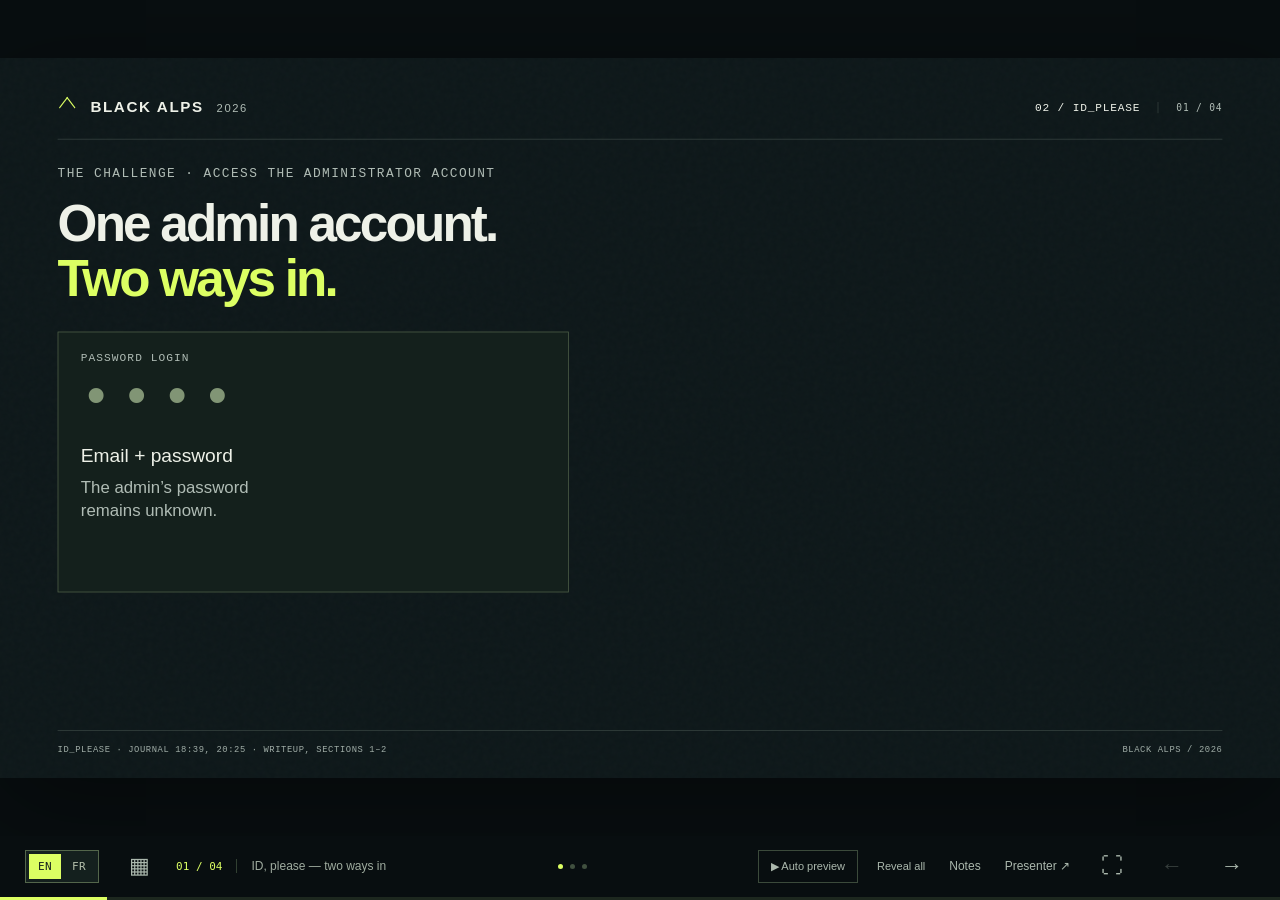
<file: chapters/id_please.html>
<!doctype html>
<html lang="en">
<head>
  <meta charset="utf-8">
  <meta name="viewport" content="width=device-width,initial-scale=1">
  <meta name="color-scheme" content="dark">
  <meta name="description" content="Black Alps 2026 — un récit animé et documenté du challenge driver_radio.">
  <title>id_please — Black Alps 2026</title>
  <link rel="icon" href="data:image/svg+xml,%3Csvg xmlns=&#x27;http://www.w3.org/2000/svg&#x27; viewBox=&#x27;0 0 40 40&#x27;%3E%3Crect width=&#x27;40&#x27; height=&#x27;40&#x27; fill=&#x27;%230c1416&#x27;/%3E%3Cpath d=&#x27;M5 31L20 6L35 31Z&#x27; fill=&#x27;none&#x27; stroke=&#x27;%23dcff63&#x27; stroke-width=&#x27;3&#x27;/%3E%3C/svg%3E">
  <style>/* Fully local. System typography; no external requests or dependencies. */
:root{--ink:#0d1719;--paper:#eceee3;--lime:#dcff63;--blue:#9bd8ed;--text:#eef1e8;--muted:#b0bcb5;--line:#34403e;--scale:1;color-scheme:dark;font-family:"Helvetica Neue",Helvetica,Arial,sans-serif;background:#080e10;color:var(--text)}
*{box-sizing:border-box}body{margin:0;overflow:hidden}button{font:inherit;color:inherit;cursor:pointer;background:none;border:none}button:focus-visible{outline:2px solid var(--lime);outline-offset:5px}button:disabled{opacity:.28;cursor:default}button:hover:not(:disabled){color:var(--lime)}[hidden]{display:none!important}::selection{background:var(--lime);color:var(--ink)}
#viewport{height:calc(100dvh - 64px);width:100vw;display:flex;align-items:center;justify-content:center;overflow:hidden}#stage{position:relative;width:1600px;height:900px;flex-shrink:0;transform:scale(var(--scale));transform-origin:center;box-shadow:0 30px 120px #0006;background:var(--ink)}
.slide{position:absolute;inset:0;padding:50px 72px 55px;overflow:hidden;background:var(--ink);isolation:isolate}.slide.active{animation:slide-enter .6s cubic-bezier(.2,.75,.2,1) both}.slide:before{content:"";position:absolute;inset:0;pointer-events:none;z-index:-1;background-image:url("data:image/svg+xml,%3Csvg viewBox='0 0 180 180' xmlns='http://www.w3.org/2000/svg'%3E%3Cfilter id='n'%3E%3CfeTurbulence type='fractalNoise' baseFrequency='.75' numOctaves='3' stitchTiles='stitch'/%3E%3C/filter%3E%3Cpath fill='%23fff' filter='url(%23n)' opacity='.18' d='M0 0h180v180H0z'/%3E%3C/svg%3E");opacity:.13}
.slide-top{display:flex;align-items:center;justify-content:space-between;padding-bottom:27px;border-bottom:1px solid var(--line);font-size:14px;letter-spacing:1.3px;margin-bottom:44px}.brand{display:flex;align-items:center;gap:12px;font-size:19px;font-weight:700;letter-spacing:2px}.brand b{font-weight:400;font-size:14px;color:var(--muted);margin-left:4px}.alps-mark{display:inline-block;width:24px;height:24px;border-left:2px solid var(--lime);border-top:2px solid var(--lime);transform:rotate(45deg) skew(8deg,8deg) scale(.7);margin-right:5px}.mono,.eyebrow,.small-label,.slide-foot,.label,.grid-caption,.artifact-caption{font-family:"SFMono-Regular",Consolas,"Liberation Mono",monospace}.sep{margin:0 14px;color:#667770}.eyebrow{font-size:16px;letter-spacing:1.8px;color:var(--muted);margin-bottom:24px;display:flex;gap:12px;align-items:center}.small-label{font-size:14px;letter-spacing:1.3px;color:var(--muted)}h1,h2,h3,p{margin:0}h2{font-size:68px;font-weight:550;line-height:1.06;letter-spacing:-3.5px}h2 em,h1 em{font-style:normal;color:var(--lime)}p{font-size:25px;line-height:1.42}.slide-foot{position:absolute;left:72px;right:72px;bottom:29px;border-top:1px solid var(--line);padding-top:18px;display:flex;justify-content:space-between;font-size:11px;letter-spacing:.75px;color:#a0ada7}.lime{color:var(--lime)}.blue{color:var(--blue)}code{font-family:"SFMono-Regular",Consolas,"Liberation Mono",monospace}.reveal{opacity:0;transform:translateY(20px);transition:opacity .55s ease,transform .65s cubic-bezier(.2,.75,.2,1);pointer-events:none}.reveal.shown{opacity:1;transform:translateY(0);pointer-events:auto}.live-dot{width:7px;height:7px;border-radius:50%;background:var(--lime);box-shadow:0 0 0 5px #dcff6312}
.cover .slide-top{position:relative;z-index:2}.cover-copy{position:relative;z-index:1;width:850px;padding-top:44px}.cover h1{font-size:137px;font-weight:800;letter-spacing:-8px;line-height:.91;margin:34px 0}.cover-copy>p{font-size:29px;line-height:1.4;color:#ccd6ce;margin-top:33px}.cover-chapter{display:flex;align-items:center;gap:22px;margin-top:49px}.cover-chapter>span{height:61px;width:61px;border:1px solid #68766d;display:grid;place-items:center;font-size:29px;font-weight:300}.cover-chapter small{display:block;font:11px monospace;letter-spacing:1.4px;color:var(--muted);margin-bottom:7px}.cover-chapter strong{font-size:23px;font-weight:500}.cover-chapter svg{width:54px;margin-left:30px;stroke:var(--lime);stroke-width:1.5;fill:none}.terrain{position:absolute;width:940px;height:900px;right:-70px;top:0;z-index:0}.terrain svg{width:100%;height:100%;overflow:visible}.terrain-caption{position:absolute;bottom:114px;right:120px;color:#9eaaa1;font-size:10px;letter-spacing:1px;writing-mode:vertical-rl}.map-label{fill:var(--lime);font:12px monospace;letter-spacing:2px}.muted-map{fill:#9aab9e}.summit-route{fill:none;stroke:var(--lime);stroke-width:2.3;stroke-dasharray:1200;stroke-dashoffset:1200;filter:drop-shadow(0 0 8px #dcff6333)}.active .summit-route{animation:route-draw 3.2s .35s ease forwards}.summit-dot{fill:var(--lime)}
.mission h2{margin-bottom:54px}.mission-layout{display:grid;grid-template-columns:1fr 1fr;gap:67px}.radio{background:#182426;border:1px solid #40514b;position:relative;padding:25px 32px;height:315px;box-shadow:9px 9px 0 #101b1d}.radio-top{font-size:13px;letter-spacing:1.2px;display:flex;justify-content:space-between;color:var(--muted)}.signal{color:var(--lime);letter-spacing:3px}.waveform{height:61px;display:flex;align-items:center;justify-content:center;gap:5px;margin:25px 0 15px}.waveform i{width:4px;background:#dcff63a0;height:var(--h);transform:scaleY(.4)}.active .waveform i{animation:wave-in 1s var(--delay) ease forwards}.radio-message{font-size:52px;letter-spacing:-2px;font-weight:550;text-align:center}.radio-bottom{display:flex;align-items:center;justify-content:space-between;border-top:1px solid #40514b;margin-top:31px;padding-top:19px;font-size:17px;color:var(--muted)}.radio-bottom .mono{font-size:11px}.flow-line{display:flex;gap:23px;align-items:flex-start;border-bottom:1px solid var(--line);padding:18px 0 23px;min-height:100px}.flow-line:first-child{padding-top:0}.flow-index{font:15px monospace;color:#91a49a;display:grid;place-items:center;border:1px solid #45564e;width:37px;height:37px;flex-shrink:0}.flow-index.accent{color:var(--lime);border-color:var(--lime)}.flow-line strong{font-size:28px;font-weight:500}.flow-line strong i{font:23px Georgia,serif;color:var(--blue)}.flow-line p{font-size:21px;color:var(--muted);margin-top:8px;line-height:1.3}.takeaway{display:flex;gap:42px;align-items:flex-start;margin-top:52px;padding-top:24px;border-top:2px solid var(--lime)}.takeaway>span{font:13px monospace;color:var(--lime);letter-spacing:1px;padding-top:8px}.takeaway p{font-size:28px;line-height:1.35}.takeaway strong{color:var(--lime);font-weight:500}
.nonce .slide-top{margin-bottom:36px}.nonce .eyebrow{margin-bottom:31px}.nonce-layout{display:grid;grid-template-columns:1fr 1fr;gap:80px}.nonce h2{font-size:63px}.big-number{font-size:199px;line-height:.95;letter-spacing:-15px;font-weight:650;color:var(--lime);margin-top:17px;position:relative}.big-number>span{display:inline-block;font:12px/1.5 monospace;letter-spacing:1px;max-width:130px;margin-left:24px;color:var(--muted)}.nonce-code{display:block;font-size:29px;margin:23px 0 12px;letter-spacing:-1px}.nonce-code b{color:var(--lime);font-weight:400}.subcopy{font-size:20px;color:var(--muted)}.nonce-visual{padding-top:7px}.grid-caption{font-size:12px;letter-spacing:1px;display:flex;justify-content:space-between;margin-bottom:19px;color:var(--muted)}#nonce-grid{display:grid;grid-template-columns:repeat(17,1fr);gap:6px}#nonce-grid i{aspect-ratio:1;background:#26382f;border:1px solid #64865055;transition:background .5s,border-color .5s}.nonce.scan #nonce-grid i{animation:nonce-scan 1s calc(var(--i)*4ms) both}.nonce.scan #nonce-grid{border-color:var(--lime)}.nonce-check{display:flex;gap:20px;margin-top:28px}.round-icon{border:1px solid var(--lime);color:var(--lime);border-radius:50%;width:43px;height:43px;flex-shrink:0;text-align:center;font-size:29px}.nonce-check strong{font-size:24px;font-weight:500}.nonce-check p{font-size:20px;color:var(--muted);margin:7px 0 9px}.nonce-check code{font-size:20px;color:var(--lime)}.bottom-band{position:absolute;left:72px;right:72px;bottom:109px;display:flex;gap:25px;align-items:center;padding-top:25px;border-top:1px solid var(--line)}.bottom-band .label{font-size:12px;width:160px;flex-shrink:0;color:var(--muted);line-height:1.5}.bottom-band p{font-size:23px;flex:1}.bottom-band strong{font-weight:500;color:var(--lime)}.evidence-button{font:12px monospace;letter-spacing:.4px;border:1px solid #66766c;padding:13px 18px;white-space:nowrap}.evidence-button:hover{background:#dcff6311;border-color:var(--lime)}
.light{--line:#c1c9b9;--muted:#52614e;background:var(--paper);color:#1b2a21;color-scheme:light}.light .slide-top{margin-bottom:36px}.light .alps-mark{border-color:#456224}.light h2 em{color:#52712e}.light .slide-foot{color:#53604f}.pivot h2{font-size:70px;line-height:1.08}.pivot-layout{display:grid;grid-template-columns:430px 110px 1fr;gap:28px;margin-top:48px;align-items:start}.abandoned h3{font-size:31px;font-weight:450;line-height:1.2;letter-spacing:-.7px;margin:18px 0 17px;color:#6a7663}.abandoned p{font-size:21px;color:#6a7663}.strike-label{font:11px monospace;letter-spacing:.5px;color:#52604b;margin-top:23px;display:inline-block;text-decoration:line-through;text-decoration-thickness:1px}.pivot-arrow{font-size:95px;font-weight:200;color:#577637;line-height:1.3;margin-top:50px}.message-candidates .small-label{margin-bottom:17px}.template{display:flex;gap:17px;align-items:center;border-bottom:1px solid #c4cdbb;padding:15px 0}.template>span{font:12px monospace;color:#647859}.template code{font-size:20px;letter-spacing:-.6px}.template b{color:#3a6621;font-weight:500}.message-candidates>p{font-size:16px;color:#596a50;margin-top:14px}.pivot-insight{position:absolute;left:72px;right:72px;bottom:108px;display:flex;align-items:center;gap:35px;border-top:2px solid #607d3c;padding-top:25px}.pivot-insight>strong{font-size:88px;letter-spacing:-5px;font-weight:550;color:#45672a;white-space:nowrap}.pivot-insight>div>span{font:13px monospace;letter-spacing:1px;color:#52614e}.pivot-insight p{font-size:24px;line-height:1.3;margin-top:10px}.insight-end{margin-left:auto;border-left:1px solid #a5b397;padding-left:35px;font-size:24px;line-height:1.3;color:#4e6836}
.recovery .slide-top{margin-bottom:34px}.recovery .eyebrow{margin-bottom:20px}.recovery h2{font-size:62px}.ingredient-row{display:flex;align-items:center;gap:40px;margin-top:36px;border-bottom:1px solid var(--line);padding-bottom:27px}.ingredient-row>div{display:flex;align-items:center;gap:20px}.ingredient-symbol{font:italic 42px Georgia,serif;min-width:55px}.ingredient-row>div>span:last-child{font-size:21px;color:var(--muted);max-width:290px}.math-join{color:#697f70;font-size:28px}.equation-row{display:flex;align-items:center;gap:35px;padding:34px 0}.equation-label{font:12px/1.7 monospace;color:var(--muted);letter-spacing:.8px;min-width:180px}.equation{font:50px Georgia,serif;letter-spacing:1px;flex:1}.equation sup{font-size:28px}.equation small{font:22px monospace;color:var(--muted);margin-left:12px}.private{background:var(--lime);padding:2px 20px 7px;color:var(--ink)}.key-tag{font-size:20px;color:var(--muted);line-height:1.3;border-left:1px solid var(--line);padding-left:25px}.key-tag b{font-weight:400;color:var(--lime)}.verify-row{display:flex;align-items:center;gap:33px;padding:24px 27px;border:1px solid #506641;background:#17251c}.verify-formula{font:33px Georgia,serif;white-space:nowrap}.verify-formula b{font-weight:400;color:var(--lime);font-size:26px;padding:0 8px}.verify-row>div{flex:1}.verify-row strong{font-size:23px;font-weight:500}.verify-row p{font-size:18px;color:var(--muted);margin-top:7px}.verify-row .evidence-button{font-size:11px}.recovery-conclusion{margin-top:26px;display:flex;align-items:center;gap:20px}.checkmark{font-size:27px;color:var(--lime)}.recovery-conclusion p{font-size:24px}.recovery-conclusion strong{font-weight:500;color:var(--lime)}.recovery-conclusion .mono{margin-left:auto;color:var(--lime);font-size:14px}
.payoff-layout{display:grid;grid-template-columns:620px 1fr;gap:65px;margin-top:55px}.payoff .eyebrow{font-size:12px}.payoff h2{font-size:78px}.score{font-size:157px;line-height:1.1;letter-spacing:-10px;font-weight:550;color:var(--lime);margin-top:20px}.score span{font-size:88px;letter-spacing:-5px;color:#637467;font-weight:300;margin-left:10px}.score-label{font-size:13px;letter-spacing:2px;color:var(--muted);margin:5px 0 22px}#pilot-grid{display:grid;grid-template-columns:repeat(11,1fr);gap:7px;width:560px}#pilot-grid span{height:29px;border:1px solid #506849;text-align:center;font:12px/29px monospace;background:#253822;color:var(--lime)}.active #pilot-grid span{animation:pilot-in .45s calc(var(--i)*55ms) both}.result-proof{padding-top:20px}.result-proof>.small-label{display:block;margin-bottom:18px}.image-button{display:block;width:100%;padding:0;transition:transform .3s;border:1px solid #4a554d;background:#171817}.image-button:hover{transform:translateY(-3px)}.image-button img{width:100%;display:block}.artifact-caption{display:flex;justify-content:space-between;font-size:10px;letter-spacing:.6px;color:var(--muted);margin-top:12px}.source-excerpt{font-size:27px;line-height:1.3;letter-spacing:-.8px;margin-top:35px;color:var(--lime)}.result-credit{font-size:15px;color:var(--muted);margin-top:20px;line-height:1.7}.result-credit code{font-size:13px}.final-lesson{position:absolute;bottom:111px;left:72px;right:72px;display:flex;align-items:flex-start;gap:48px;border-top:2px solid var(--lime);padding-top:27px}.final-lesson>span{font:13px monospace;color:var(--lime);padding-top:8px}.final-lesson p{font-size:30px;line-height:1.3;letter-spacing:-.4px}.final-lesson strong{font-weight:500;color:var(--lime)}
.roadmap .slide-top{margin-bottom:50px}.roadmap-layout{display:grid;grid-template-columns:480px 1fr;gap:90px}.roadmap h2{font-size:80px;line-height:1.01}.roadmap-intro>p{font-size:20px;color:var(--muted);margin-top:28px}.sample-stamp{font:12px monospace;letter-spacing:1px;display:inline-block;border:1px solid #607153;padding:13px 18px;margin-top:30px;color:var(--lime)}.chapter-list>div{display:flex;align-items:center;border-bottom:1px solid var(--line);padding:22px 0;gap:25px;min-height:96px}.chapter-list>div:first-child{padding-top:0}.chapter-list>div>span{font:13px monospace;color:var(--lime)}.chapter-list h3{font-size:25px;font-weight:450;letter-spacing:-.5px}.chapter-list small{display:block;font-size:18px;color:var(--muted);font-weight:400;margin-top:8px;letter-spacing:0}.chapter-list b{margin-left:auto;font:10px monospace;color:var(--muted);letter-spacing:.8px}
.controls{position:fixed;bottom:4px;left:0;right:0;height:60px;display:flex;align-items:center;justify-content:space-between;padding:0 25px;background:#080e10;gap:20px;z-index:5;font-size:12px}.controls-left,.controls-right{display:flex;align-items:center;gap:14px}.controls button{padding:8px 5px;color:#abb8ad;white-space:nowrap}.controls #next-btn,.controls #prev-btn,.controls #fullscreen-btn,.controls #overview-btn{font-size:22px;padding:6px 12px}#slide-counter{font:11px monospace;color:var(--lime)}#slide-name{color:#9fac9f;font-size:12px;border-left:1px solid #314032;padding-left:14px;max-width:250px;white-space:nowrap;overflow:hidden;text-overflow:ellipsis}.controls #play-btn{border:1px solid #3b4a3b;padding:9px 12px;font-size:11px}.step-dots{display:flex;gap:7px}.step-dots i{width:5px;height:5px;border-radius:50%;background:#40503f}.step-dots i.done{background:var(--lime)}.progress{position:fixed;bottom:0;height:3px;width:100%;background:#1d281f;z-index:6}#progress-fill{height:100%;width:0;background:var(--lime);transition:width .45s ease}.keyboard-hint{position:fixed;left:50%;bottom:82px;transform:translateX(-50%);padding:12px 21px;border:1px solid #68765c;background:#111c18ee;color:#dce9cd;font:10px monospace;letter-spacing:1px;z-index:4;animation:hint-out 1s 10s forwards;pointer-events:none;white-space:nowrap}.keyboard-hint span{padding:0 15px;color:#899879}
#notes-panel{position:fixed;right:0;top:0;bottom:64px;width:min(560px,95vw);background:#f0f1e8;color:#18231b;z-index:10;overflow-y:auto;padding:42px 36px;box-shadow:-20px 0 60px #0005;font-size:17px;color-scheme:light}.close-btn{position:absolute;right:20px;top:14px;font-size:33px;font-weight:300;line-height:1;padding:5px 9px}.close-btn:hover{color:#79a22b!important}.notes-warning{font:10px/1.7 monospace;color:#536047;border-bottom:1px solid #a5b695;padding-bottom:20px;margin:10px 0 25px}.notes-body h2{font-size:29px;letter-spacing:-1px;line-height:1.1;margin:15px 0 20px}.notes-body h3{font-size:13px;letter-spacing:1px;margin:26px 0 10px;text-transform:uppercase;color:#4e673b}.notes-body p,.notes-body li{font-size:17px;line-height:1.55;margin:10px 0}.notes-body ul{padding-left:22px}.notes-body .cue{font-size:13px;font-family:monospace;color:#4b623a;border:1px solid #bdc9ae;padding:12px;background:#e6ebda}.notes-body code{font-size:.85em;overflow-wrap:anywhere}.notes-body .note-source{font-size:12px;color:#52624b;overflow-wrap:anywhere}.notes-body .gap{background:#e7e7d9;border-left:3px solid #839268;padding:10px 15px;font-size:14px}.notes-body a{color:#446322}
dialog{width:min(1250px,94vw);max-height:92dvh;padding:42px;border:1px solid #4c5a4e;background:#121d1b;color:var(--text);box-shadow:0 30px 100px #0009}dialog::backdrop{background:#020806d9;backdrop-filter:blur(8px)}dialog h2{font-size:32px;letter-spacing:-1px;margin-bottom:25px}#evidence-image{display:block;max-width:100%;max-height:60dvh;object-fit:contain;margin:auto;background:#171817}#evidence-caption{font-size:15px;color:#b8c6b6;margin-top:20px;line-height:1.6;white-space:pre-line}#overview-list{display:grid;grid-template-columns:1fr 1fr;gap:15px;margin:30px 0}#overview-list button{text-align:left;border:1px solid #475440;padding:25px;display:flex;gap:25px;font-size:23px;align-items:center}#overview-list button span{font:14px monospace;color:var(--lime)}#overview-list button.current{background:#263420;border-color:var(--lime)}#overview-dialog>p{font:12px/1.8 monospace;color:#a6b89a}
@keyframes slide-enter{from{opacity:0;transform:translateY(12px)}to{opacity:1;transform:translateY(0)}}@keyframes route-draw{to{stroke-dashoffset:0}}@keyframes wave-in{to{transform:scaleY(1)}}@keyframes nonce-scan{0%{background:#26382f}45%{background:#dcff63;border-color:#dcff63}100%{background:#4a6231;border-color:#9bb854}}@keyframes pilot-in{from{opacity:0;transform:translateY(8px)}to{opacity:1;transform:translateY(0)}}@keyframes hint-out{to{opacity:0;visibility:hidden}}
#nonce-grid i{aspect-ratio:auto;height:18px}
@media(max-width:1000px){#slide-name{display:none}.controls{padding:0 12px;gap:8px}.controls-left,.controls-right{gap:6px}.controls button{font-size:11px}.step-dots{display:none}}@media(max-width:600px){.controls{height:58px}.controls #presenter-btn{display:none}.controls #play-btn{font-size:0;border:0;padding:6px}.controls #play-btn:before{content:'▶';font-size:16px}.controls #fullscreen-btn{display:none}#slide-counter{font-size:10px}.controls-left,.controls-right{gap:5px}#overview-list{grid-template-columns:1fr}#overview-list button{padding:15px;font-size:17px}.keyboard-hint{font-size:8px;bottom:75px;padding:10px}.keyboard-hint span{padding:0 5px}}
@media(prefers-reduced-motion:reduce){*,*:before,*:after{animation-duration:.001ms!important;animation-delay:0ms!important;transition-duration:.001ms!important}.summit-route{stroke-dashoffset:0}.waveform i{transform:scaleY(1)}}
body.reduce-motion *,body.reduce-motion *:before{animation-duration:.001ms!important;animation-delay:0ms!important;transition-duration:.001ms!important}body.reduce-motion .summit-route{stroke-dashoffset:0}body.reduce-motion .waveform i{transform:scaleY(1)}
@page{size:1600px 900px;margin:0}@media print{body{overflow:visible;background:var(--ink);-webkit-print-color-adjust:exact;print-color-adjust:exact}#viewport{display:block;width:1600px;height:auto;overflow:visible}#stage{transform:none!important;box-shadow:none;width:1600px;height:auto}.slide,.slide[hidden]{position:relative!important;display:block!important;width:1600px;height:900px;page-break-after:always;break-after:page;animation:none!important}.slide:last-child{page-break-after:auto;break-after:auto}.reveal{opacity:1!important;transform:none!important}.summit-route{stroke-dashoffset:0}.waveform i{transform:none}.controls,.progress,.keyboard-hint,#notes-panel,dialog,noscript{display:none!important}.evidence-button{visibility:hidden}*{animation:none!important;transition:none!important}#pilot-grid span{opacity:1!important;transform:none!important}}

@media print{.slide:before{display:none!important}}

.teaching h2{font-size:66px}.teaching .slide-top{margin-bottom:34px}.teaching .eyebrow{margin-bottom:20px}.teaching .slide-foot>span:first-child{max-width:1250px;white-space:nowrap;overflow:hidden;text-overflow:ellipsis}.two-up{display:grid;grid-template-columns:1fr 1fr;gap:70px;margin-top:40px}.file-panel{border:1px solid #53634e;background:#172320;padding:30px}.file-panel h3{font:29px monospace;margin:15px 0;color:var(--lime)}.file-panel pre{font:22px/1.7 monospace;color:#bacab4;margin:20px 0}.file-panel p{font-size:14px;color:var(--muted)}.numbers-explain{padding-top:5px}.stat-line{display:flex;align-items:center;gap:35px;margin-bottom:22px}.stat-line strong{font-size:78px;font-weight:500;letter-spacing:-4px;min-width:150px;color:var(--lime)}.stat-line span{font-size:28px}.numbers-explain>p{font-size:23px;color:var(--muted);line-height:1.45;margin-top:25px}.lesson-band{position:absolute;bottom:104px;left:72px;right:72px;border-top:2px solid var(--lime);padding-top:25px;display:flex;align-items:flex-start;gap:35px}.lesson-band>span{font:12px/1.5 monospace;color:var(--lime);width:170px;padding-top:8px;flex-shrink:0}.lesson-band>p{font-size:28px;line-height:1.3;max-width:1200px}.lesson-band strong{font-weight:500;color:var(--lime)}.dictionary-flow{display:flex;align-items:center;gap:55px;margin-top:40px}.token-tile{width:260px;height:240px;border:1px solid #5d7151;background:#19271e;display:flex;flex-direction:column;align-items:center;justify-content:center}.token-tile>span{font:11px monospace;color:var(--muted);letter-spacing:1px}.token-tile strong{font-size:100px;color:var(--lime);letter-spacing:-5px}.token-tile small{color:var(--muted);font-size:19px}.large-arrow{font-size:65px;font-weight:200;color:var(--lime)}.lookup-table{flex:1}.lookup-table>.small-label{margin-bottom:16px}.dictionary-row{padding:15px 24px;display:flex;gap:35px;align-items:center;border-bottom:1px solid var(--line);color:var(--muted)}.dictionary-row.selected{border:1px solid #9cbe61;background:#2c3f26;color:var(--lime)}.dictionary-row b{font:29px monospace;width:80px}.dictionary-row>span{font:13px monospace}.vector-bars{height:28px;width:310px;background:repeating-linear-gradient(90deg,#c9e8a4 0 5px,transparent 5px 9px,#71885c 9px 12px,transparent 12px 16px,#aacd7f 16px 22px,transparent 22px 29px);opacity:.8}.vector-bars.alternate{opacity:.3}.vector-bars.third{opacity:.45;transform:scaleY(.75)}.lookup-table>p{font-size:13px;color:var(--muted);margin-top:14px}.position-strip{display:flex;align-items:center;gap:25px;margin-top:30px;border-top:1px solid var(--line);padding-top:27px}.position-strip strong{font-size:22px;font-weight:400}.position-tag{border:1px dashed #92a67a;padding:15px 20px;font:13px monospace;color:var(--blue)}.position-strip p{font-size:18px;color:var(--muted);max-width:280px}.reverse-flow{display:flex;gap:24px;align-items:flex-start;margin-top:55px}.reverse-step{flex:1}.step-number{font:14px monospace;border:1px solid #9aae87;padding:9px 13px;display:inline-block;color:#546f38}.reverse-step h3{font-size:27px;font-weight:500;letter-spacing:-.6px;margin:22px 0}.vector-stack{height:130px;display:flex;flex-direction:column;gap:9px}.vector-stack>div{background:#dae5c8;border:1px solid #95ab78;padding:15px;font:15px monospace;color:#3d5828}.vector-stack>.position-component{background:#e6e8df;border:1px dashed #9ea88f;color:#5d6e50}.vector-stack>.removed{text-decoration:line-through;opacity:.35}.reverse-step p{font-size:21px;margin-top:20px;color:#536249;line-height:1.35}.flow-arrow{font-size:44px;color:#68814c;margin-top:143px}.found-token{height:130px;background:#dce9c7;border:1px solid #90aa6d;font-size:80px;display:flex;align-items:center;justify-content:space-around;color:#416321}.found-token span{font-size:40px}.light .lesson-band{border-color:#607d3c}.light .lesson-band>span,.light .lesson-band strong{color:#486b2d}.token-sequence{display:flex;gap:10px;margin:30px 0 20px}.token-sequence span{font:23px monospace;background:#263721;padding:10px 17px;border:1px solid #62794c;color:var(--lime)}.flag-line{font:31px monospace;color:var(--lime);margin:18px 0 22px;overflow-wrap:anywhere}.embedding-proof{display:grid;grid-template-columns:830px 1fr;grid-template-rows:auto auto;gap:0 40px;align-items:center}.embedding-proof>.proof-image{grid-column:1;grid-row:1}.embedding-proof>.artifact-caption{grid-column:1;grid-row:2}.embedding-proof>div:last-child{grid-column:2;grid-row:1}.embedding-proof strong{font-size:57px;color:var(--lime);font-weight:400}.embedding-proof p{font-size:21px;margin:15px 0;color:var(--muted)}.embedding-proof small{font-size:15px;color:var(--muted)}.embedding-proof img{max-height:250px;object-fit:contain}.light .small-label{color:#596c49}

.drv-slide h2{font-size:64px}.drv-order{display:flex;align-items:center;gap:32px;margin:34px 0 27px;padding:21px 0;border-bottom:1px solid var(--line)}.drv-order>span{font:12px monospace;color:var(--muted);letter-spacing:1px}.drv-order>strong{font-size:49px;font-weight:550;letter-spacing:-2px;color:var(--lime)}.drv-order>small{font-size:22px;color:var(--muted);margin-left:auto}.drv-signature-route{display:flex;align-items:center;gap:24px;margin-top:34px}.drv-signature-route>div{flex:1;min-width:0}.drv-signature-route>div>span{font:11px monospace;color:var(--muted);letter-spacing:.8px}.drv-signature-route h3{font-size:35px;font-weight:500;margin:15px 0;color:var(--lime)}.drv-signature-route .drv-public h3{color:var(--blue)}.drv-signature-route p{font-size:22px;color:var(--muted);line-height:1.4}.drv-signature-route>b{font-size:37px;color:#8ea475;font-weight:300}.drv-stamp{height:125px;border:1px solid #8caa61;border-radius:100%;display:flex;flex-direction:column;align-items:center;justify-content:center;gap:12px;color:var(--lime);max-width:320px}.drv-stamp>strong{font-size:23px;font-weight:400}.drv-nonce-layout{display:grid;grid-template-columns:510px 1fr;gap:58px;margin-top:23px}.drv-huge{font-size:156px;line-height:.95;letter-spacing:-10px;color:var(--lime);font-weight:550;display:block}.drv-nonce-caption h3{font-size:25px;font-weight:500;margin:15px 0 8px}.drv-nonce-caption>p{font-size:22px;color:var(--muted);line-height:1.35}.drv-distinction{font-size:17px;line-height:1.4;color:var(--muted);border-left:2px solid #7b9559;padding-left:18px;margin-top:19px}.drv-distinction strong{font-weight:500;color:var(--text)}.drv-nonce-caption .evidence-button{margin-top:20px;padding:10px 14px}.drv-search>.small-label{margin:3px 0 16px}.drv-number-grid{display:grid;grid-template-columns:repeat(17,1fr);gap:4px}.drv-number-grid i{height:15px;text-align:center;font:8px/15px monospace;background:#263921;color:#a0b184;font-style:normal;border-bottom:1px solid #68864c}.drv-search-rule{display:flex;gap:20px;padding:15px 0;border-bottom:1px solid var(--line);margin-top:6px;align-items:center}.drv-search-rule>span{font:11px monospace;color:var(--lime);width:83px;flex-shrink:0}.drv-search-rule>b{font-size:19px;font-weight:400;line-height:1.3}.drv-pivot{display:grid;grid-template-columns:360px 1fr;gap:65px;margin-top:34px}.drv-clock{position:relative;padding-top:6px}.drv-clock-face{position:absolute;right:15px;top:22px;width:70px;height:70px;border:1px solid #acb7a0;border-radius:50%;opacity:.65}.drv-clock-face i{position:absolute;width:1px;height:24px;background:#70875b;left:34px;top:10px}.drv-clock-face b{position:absolute;width:24px;height:1px;background:#70875b;left:34px;top:34px;transform:rotate(25deg);transform-origin:left}.drv-clock h3{font-size:27px;font-weight:450;line-height:1.3;margin:29px 0 20px;color:#69765e}.drv-clock>p{font-size:18px;color:#69765e;text-decoration:line-through}.drv-templates>.small-label{display:block;margin-bottom:13px}.drv-templates>div{display:flex;gap:26px;align-items:center;padding:17px 0;border-bottom:1px solid #bcc8ad}.drv-templates>div>b{font:11px monospace;color:#62784d;width:50px;flex-shrink:0}.drv-templates code{font-size:21px;letter-spacing:-.7px}.drv-templates em{font-style:normal;color:#496f2a}.drv-templates>p{font-size:19px;color:#657855;margin-top:16px}.drv-candidate-count{display:flex;align-items:center;gap:31px;margin-top:27px}.drv-candidate-count>strong{font-size:76px;letter-spacing:-4px;color:#4f742d;font-weight:500;line-height:1}.drv-candidate-count>div>b{font:12px monospace;letter-spacing:1px;color:#50663d}.drv-candidate-count p{font-size:21px;margin-top:9px;color:#526444}.drv-ingredients{display:flex;align-items:center;gap:24px;margin-top:33px;border-bottom:1px solid var(--line);padding-bottom:22px}.drv-ingredients>div{flex:1}.drv-ingredients>div>span{font:12px monospace;color:var(--lime)}.drv-ingredients h3{font-size:24px;font-weight:500;margin:10px 0}.drv-ingredients p{font-size:18px;color:var(--muted)}.drv-ingredients>b{font-size:25px;font-weight:300;color:#718966;align-self:center}.drv-check-route{position:relative;text-align:center;margin-top:23px}.drv-check-label{font:11px monospace;color:var(--muted);display:block;letter-spacing:1px}.drv-check-route>strong{display:block;font-size:32px;font-weight:500;color:var(--lime);margin-top:9px}.drv-check-arrow{display:block;font-size:30px;color:#8aa96a;line-height:1.1;margin:7px 0}.drv-validation{padding:17px 25px;border:1px solid #6c8750;background:#1c2b1b;display:flex;gap:35px;align-items:center;text-align:left}.drv-validation>span{font:11px/1.5 monospace;color:#b0c599;width:260px;flex-shrink:0}.drv-validation>div{display:flex;align-items:center;gap:16px;font-size:21px}.drv-validation b{font:12px monospace;color:var(--lime)}.drv-validation i{width:1px;height:25px;background:#68824b;margin:0 10px}.drv-confirmed{display:flex;gap:25px;align-items:center;margin-top:18px}.drv-confirmed>strong{font-size:36px;font-weight:500;color:var(--lime)}.drv-confirmed>span{font-size:18px;color:var(--muted);line-height:1.35}.drv-confirmed>.evidence-button{margin-left:auto;padding:10px 14px;font-size:11px}.drv-finish{display:grid;grid-template-columns:510px 1fr;gap:55px;margin-top:32px}.drv-score>strong{font-size:123px;font-weight:500;letter-spacing:-8px;line-height:1.05;color:var(--lime)}.drv-score>strong>span{font-size:66px;color:#849575;letter-spacing:-4px}.drv-score>p{font-size:22px;color:var(--muted);margin:10px 0 23px}.drv-pilots{display:grid;grid-template-columns:repeat(11,1fr);gap:5px}.drv-pilots span{font:11px/24px monospace;height:25px;text-align:center;background:#2a3d23;color:var(--lime);border:1px solid #67814e}.drv-run-label{font:9px monospace;letter-spacing:.8px;color:var(--muted);margin-top:14px}.drv-final-proof img{height:236px;object-fit:contain}.drv-final-proof>p{font-size:18px;color:var(--muted);line-height:1.4;margin-top:15px}.drv-file-chain{display:flex;gap:25px;align-items:center;margin-top:25px;border-top:1px solid var(--line);padding-top:18px}.drv-file-chain>span{font:12px monospace;letter-spacing:.5px;color:var(--muted)}.drv-file-chain>b{font-size:21px;color:var(--lime);font-weight:300}
/* Keep all explanatory content above the fixed takeaway at y≈733. */
.drv-huge{font-size:142px}.drv-number-grid{gap:3px}.drv-number-grid i{height:12px;font-size:7px;line-height:12px}.drv-search-rule{padding:12px 0}.drv-final-proof img{height:216px}.drv-final-proof>p{margin-top:12px}.drv-file-chain{margin-top:18px;padding-top:15px}

.emb-math{margin-top:35px;display:grid;gap:13px}.emb-math-row{display:grid;grid-template-columns:210px 295px 55px 295px 1fr;align-items:center;gap:28px;padding:17px 24px;border-bottom:1px solid #bbc8ac}.emb-math-row span{font-size:21px;color:#536249}.emb-math-row code{font:32px monospace;text-align:center}.emb-math-row b{font-size:36px;font-weight:400;text-align:center;color:#496d2b}.emb-math-row .emb-highlight{background:#dbe8c5;border:1px solid #91a76d;padding:12px 0;color:#36541c}.emb-example-label{font:14px monospace;color:#5a6e48;margin:21px 24px}.emb-comparison{display:grid;grid-template-columns:1fr 1fr;gap:60px;margin-top:50px}.emb-comparison>div{padding:25px 30px;border-top:1px solid var(--line)}.emb-comparison strong{display:block;font-size:64px;font-weight:500;letter-spacing:-3px;margin:18px 0;color:var(--lime)}.emb-comparison p{font-size:23px;line-height:1.5;color:var(--muted)}.emb-distance{height:7px;background:#334133;margin-top:25px}.emb-distance i{display:block;height:7px;width:var(--length);background:#9bac8e;transform-origin:left;transition:transform 900ms ease}.emb-distance.corrected i{background:var(--lime)}.reveal:not(.shown) .emb-distance i{transform:scaleX(0)}.emb-verdict{display:flex;align-items:center;gap:30px;padding:25px 30px;font-size:23px}.emb-verdict b{color:var(--lime)}
.file-panel pre{line-height:1.5}.emb-comparison{margin-top:35px}.emb-verdict{padding-top:20px;padding-bottom:20px}

.payoff h2{font-size:68px}

.idp-slide h2{font-size:62px}.idp-doors{display:grid;grid-template-columns:1fr 1.2fr;gap:50px;margin-top:36px}.idp-door{min-height:306px;border:1px solid #4a5b45;padding:26px 32px;background:#14201c}.idp-door h3{font-size:25px;font-weight:500;margin:22px 0 13px}.idp-door p{font-size:22px;color:var(--muted);line-height:1.35}.idp-icon{height:112px;display:flex;align-items:center;font:80px monospace;color:#819575;letter-spacing:12px}.idp-idcard{height:112px;display:flex;flex-direction:column;justify-content:center;gap:9px;border-left:3px solid var(--lime);padding-left:24px;margin-top:15px}.idp-idcard>span{font:11px monospace;color:var(--muted);letter-spacing:1px}.idp-idcard>b{font-size:30px;color:var(--lime);font-weight:500}.idp-idcard>small{font-size:18px;color:var(--muted)}.idp-social{border-color:#92ad5c}.idp-attempts{margin-top:35px}.idp-attempts>div{display:flex;align-items:center;gap:28px;border-bottom:1px solid var(--line);padding:18px 0}.idp-cross{font-size:43px;font-weight:200;color:#afbb9d;width:40px}.idp-attempts h3{font-size:26px;font-weight:500}.idp-attempts p{font-size:21px;color:var(--muted);margin-top:5px}.idp-result{margin-left:auto;font:12px monospace;letter-spacing:1px;color:#a1b38d;border:1px solid #4c5e3c;padding:12px 18px}.idp-switch{display:flex;align-items:center;gap:32px;margin-top:28px;padding:22px 28px;background:#23341e;border:1px solid #6f8b4b}.idp-switch>span:first-child{font:11px/1.6 monospace;color:#b9cc9f;max-width:105px;letter-spacing:1px}.idp-switch>strong{font:55px monospace;color:var(--lime);font-weight:400}.idp-switch p{font-size:23px;line-height:1.3}.idp-switch b{font-weight:500;color:var(--lime)}.idp-switch-arrow{font-size:40px;color:var(--lime);margin:0 15px}.idp-chain{display:flex;align-items:flex-start;gap:24px;margin-top:50px}.idp-chain>div{flex:1;min-width:0}.idp-chain h3{font-size:26px;font-weight:500;margin:20px 0 20px;letter-spacing:-.6px}.idp-contact{font-size:23px;padding:21px 17px;border:1px solid #9aaa8a;background:#e0e8d3;line-height:1.4;min-height:118px}.idp-contact small{display:block;font-size:17px;margin-top:9px;color:#586e43}.idp-chain p{font-size:21px;color:#5c6c4f;line-height:1.4;margin-top:20px}.idp-chain-arrow{font-size:44px;color:#68834c;margin-top:136px}.idp-identifier{border:1px solid #6b8c43;background:#d6e8bd;color:#416222;font:38px monospace;padding:20px 16px;min-height:118px}.idp-identifier small{display:block;font:12px monospace;margin-top:14px;letter-spacing:.5px}.idp-success-flow{display:flex;align-items:center;gap:25px;margin-top:36px}.idp-success-flow>span{padding:16px 23px;border:1px solid #4e6640;font-size:24px}.idp-success-flow>b{font-size:30px;font-weight:300;color:var(--lime)}.idp-success-flow>.idp-admin{color:var(--lime);background:#293c20;font:27px monospace;border-color:#a6c467}.idp-record{margin-top:28px;padding:22px 30px;border:1px solid var(--line);background:#16211d}.idp-record>div{display:flex;gap:40px;align-items:center;margin-top:19px}.idp-record code{font-size:19px;width:180px;color:#a5b994}.idp-record strong{font-size:24px;font-weight:500;color:var(--lime)}.idp-record p{font-size:16px;color:var(--muted);margin-top:18px}.idp-flag{font:25px/1.4 monospace;color:var(--lime);margin-top:25px;letter-spacing:-.3px;overflow-wrap:anywhere}

/* Keep the two-entry diagram above the fixed takeaway band. */
.idp-doors{margin-top:32px}.idp-door{min-height:0;height:326px;padding:22px 28px}.idp-icon{height:82px;font-size:64px}.idp-idcard{height:90px;margin-top:12px}.idp-door h3{margin:18px 0 12px;font-size:24px}.idp-door p{font-size:21px}.idp-idcard>b{font-size:27px}

/* Experiments reveal the identity rule, one observation at a time. */
.idp-experiment-table{margin-top:30px}.idp-experiment-table>.idp-experiment-head{font:11px monospace;letter-spacing:1px;color:var(--muted);padding:0 0 12px;border-bottom:1px solid var(--line);display:grid;grid-template-columns:1.2fr 1fr;gap:40px}.idp-experiment-table>div:not(.idp-experiment-head){display:grid;grid-template-columns:1.2fr 1fr;gap:40px;align-items:center;padding:18px 0;border-bottom:1px solid var(--line)}.idp-experiment-table>div>div{display:flex;gap:21px;align-items:flex-start}.idp-experiment-table b{font:12px monospace;color:var(--lime);margin-top:7px;width:25px;flex-shrink:0}.idp-experiment-table>div>div>span{font-size:24px}.idp-experiment-table small{display:block;font-size:17px;color:var(--muted);margin-top:8px}.idp-experiment-table p{font-size:22px;color:var(--muted);display:flex;gap:20px;align-items:center}.idp-experiment-table p i{font-style:normal;font-size:26px}.idp-experiment-table .idp-confirm{color:var(--lime)}.idp-sub-definition{margin-top:22px;display:flex;gap:24px;align-items:center}.idp-sub-definition>strong{font:40px monospace;color:var(--lime)}.idp-sub-definition>span{font-size:19px;color:var(--muted);line-height:1.4}.idp-footer-clue{border-top:4px solid #69854d;background:#e1e8d7;position:relative}.idp-footer-clue:after{content:'PIED DE PAGE · INDICE REPRÉSENTÉ';position:absolute;bottom:-16px;right:0;font:8px monospace;letter-spacing:.5px;color:#6b7d59}.idp-admin small{display:block;font:8px monospace;letter-spacing:.8px;margin-top:7px;color:#c2da9e}.idp-success-flow>.idp-admin{padding-top:12px;padding-bottom:12px}

.language-switch{display:inline-flex;align-items:center;gap:2px;border:1px solid #53664b;padding:3px;background:#14201e;color:#b4c0ac;flex-shrink:0}.language-switch button{padding:6px 9px!important;font:11px monospace!important;letter-spacing:.4px;border:0;cursor:pointer;background:transparent;color:#b4c0ac}.language-switch button[aria-pressed="true"]{background:#dcff63;color:#14201e!important}.language-switch button:focus-visible{outline:2px solid #dcff63;outline-offset:3px}.language-switch button:hover{color:#dcff63}#language-switch{margin-right:4px}html[lang="en"] .teaching h2{font-size:64px}html[lang="en"] .lesson-band>span{font-size:11px}html[lang="en"] .slide-top>.mono{letter-spacing:1px}@media(max-width:700px){.controls{gap:4px}.controls-left,.controls-right{gap:4px}.language-switch button{padding:6px 7px!important}.controls #notes-btn{padding-left:3px;padding-right:3px}}@media print{.language-switch{display:none!important}}

.chapter-position{font:12px monospace;color:var(--muted);padding-left:22px;margin-left:22px;border-left:1px solid var(--line)}.overview-chapter{grid-column:1/-1;font:12px monospace;text-transform:uppercase;letter-spacing:1.5px;color:var(--lime);padding:19px 0 7px}#overview-list button{font-size:19px;padding:17px 22px}#reveal-btn{font-size:11px}.reduce-motion .emb-distance i{transition:none}@media(max-width:1050px){#reveal-btn{display:none}}@media print{.reveal .emb-distance i{transform:none!important}}

.rev-challenge{display:grid;grid-template-columns:460px 1fr;gap:80px;margin-top:36px}.rev-opcodes{border:1px solid #53654b;padding:22px 28px;background:#17231e}.rev-opcodes>.small-label{display:block;margin-bottom:12px}.rev-opcodes>div{display:flex;align-items:center;gap:35px;padding:7px 0}.rev-opcodes code{font:35px monospace;color:var(--lime);width:90px}.rev-opcodes b{font-size:24px;font-weight:300;color:#8da278}.rev-opcodes>div>span{font-size:35px;color:#b7c6ae}.rev-explain{display:flex;align-items:center;gap:45px}.rev-stack{width:220px;flex-shrink:0;display:flex;flex-direction:column;gap:9px;transform:skewY(-5deg)}.rev-stack>span{border:1px solid #87a068;background:#293c23;padding:21px 10px;text-align:center;font-size:16px;color:#d2e8b7}.rev-stack>span:last-child{background:#18241c}.rev-explain h3{font-size:29px;font-weight:500;margin-bottom:15px}.rev-explain p{font-size:24px;line-height:1.4;color:var(--muted)}.rev-given{display:flex;align-items:center;gap:25px;margin-top:32px;border-top:1px solid var(--line);padding-top:24px}.rev-given strong{font-size:23px;font-weight:400;color:var(--muted)}.rev-given>span{font-size:24px;color:var(--lime)}.rev-given>b{font-size:25px;color:#8ca875;font-weight:400}.rev-method{display:flex;gap:35px;align-items:flex-start;margin-top:43px}.rev-method>div{flex:1}.rev-step{display:inline-block;font:14px monospace;border:1px solid #93a980;padding:9px 13px;color:#5a743f}.rev-method h3{font-size:29px;font-weight:500;letter-spacing:-.7px;margin:20px 0 15px}.rev-method p{font-size:23px;line-height:1.4;color:#56654c}.rev-arrow{font-size:45px;font-weight:200;color:var(--lime);align-self:center}.light .rev-arrow{color:#617d43}.rev-method>.rev-arrow{margin-top:76px}.rev-survivor{display:flex;align-items:center;gap:35px;margin-top:35px;border-top:1px solid #b6c2a6;padding-top:24px}.rev-survivor>span{font:13px/1.6 monospace;letter-spacing:1px;color:#5d704a}.rev-survivor>b{font-size:37px;color:#6b8352;font-weight:300}.rev-survivor>strong{font-size:72px;color:#4e6d31;line-height:1;font-weight:500}.rev-result{display:grid;grid-template-columns:470px 1fr;gap:65px;align-items:center;margin-top:33px}.rev-translations>div{display:flex;gap:28px;align-items:center;padding:18px 0;border-bottom:1px solid var(--line)}.rev-translations code{font:27px monospace;color:var(--lime);width:55px}.rev-translations span{font-size:24px}.rev-small{font-size:15px;line-height:1.5;color:var(--muted);margin-top:18px}.rev-result .proof-image img{height:235px;object-fit:contain}.rev-credit{font-size:14px;color:var(--muted);margin-top:18px}.rev-flag{font:30px monospace;color:var(--lime);margin-top:30px;letter-spacing:-.5px}.rev-beacon-start{display:flex;align-items:center;gap:55px;margin-top:32px}.rev-firmware{width:660px;border:1px solid #53674a;background:#18251e;padding:25px 30px}.rev-firmware h3{font:30px monospace;color:var(--lime);margin:15px 0 23px}.rev-memory{display:flex;gap:8px}.rev-memory span{padding:18px 20px;background:#2d4026;border:1px solid #647b4f;font:12px monospace;letter-spacing:.7px}.rev-firmware p{font-size:20px;color:var(--muted);margin-top:20px;line-height:1.35}.rev-lock{flex:1}.rev-lock h3{font-size:29px;font-weight:500;margin-top:20px}.rev-code-slots{font:35px monospace;letter-spacing:1px;color:var(--lime);margin:20px 0}.rev-lock p{font-size:23px;color:var(--muted);line-height:1.35}.rev-decoy{display:flex;align-items:center;gap:20px;margin-top:24px;border-top:1px solid var(--line);padding-top:20px}.rev-decoy>span{font:12px monospace;color:#e8b79c}.rev-decoy>code{font-size:18px;color:#c4a394;text-decoration:line-through}.rev-decoy>p{font-size:17px;color:var(--muted);max-width:350px}.rev-decoy>.evidence-button{margin-left:auto;font-size:10px}.rev-code-recipe{display:flex;align-items:center;gap:35px;margin-top:55px}.rev-identities{width:405px;flex-shrink:0}.rev-identities>.small-label{display:block;margin-bottom:23px}.rev-identities>code{display:block;font-size:25px;background:#dce6cd;border:1px solid #99af7e;color:#3e5c29;padding:24px;margin-top:12px}.rev-recipe-box{padding:27px;border:1px solid #b3c19e;flex:1;height:249px}.rev-recipe-box h3{font-size:29px;line-height:1.2;font-weight:500;margin-top:16px}.rev-recipe-box p{font-size:19px;line-height:1.35;color:#596c48;margin-top:17px}.rev-code-answer{width:360px}.rev-code-answer strong{font:44px monospace;color:#496d2b;display:block;letter-spacing:-1px;margin-top:26px}.rev-code-answer p{font-size:22px;color:#63784f;margin-top:20px}.rev-decode-strip{display:flex;align-items:center;gap:30px;border-top:1px solid #b4c19f;padding-top:28px;margin-top:35px}.rev-decode-strip>span{font:12px monospace;color:#58723c}.rev-decode-strip strong{font-size:26px;font-weight:500}.rev-decode-strip>b{font-size:28px;color:#648147;font-weight:300}.rev-decode-strip>p{font-size:22px;color:#566c45}.rev-beacon-result{display:grid;grid-template-columns:450px 1fr;gap:80px;margin-top:30px;align-items:center}.rev-verified-code{display:flex;flex-wrap:wrap;align-items:center;gap:20px}.rev-verified-code>span:first-child{font:12px monospace;color:var(--muted);width:100%}.rev-verified-code strong{font:41px monospace;color:var(--lime);letter-spacing:-1px}.rev-verified-code>span:last-child{color:var(--lime);font-size:32px}.rev-branch{display:flex;flex-direction:column;align-items:flex-start;gap:8px;margin-top:20px}.rev-branch>span{font-size:20px;color:var(--muted)}.rev-branch>b{font-size:20px;color:#8fa971;font-weight:300;line-height:1}.rev-branch>strong{font-size:24px;color:var(--lime);font-weight:500}.rev-beacon-result .proof-image img{height:220px;object-fit:contain}
/* Concrete teaching diagrams: stack hypotheses, known-answer tests, and firmware data flow. */
.rev-toy-label{font:11px monospace;letter-spacing:1px;color:#5c7445;margin-top:20px}
.rev-toy{display:grid;grid-template-columns:330px 1fr;gap:45px;margin-top:19px;height:260px}
.rev-toy-input{display:grid;grid-template-columns:135px 1fr;gap:12px 20px;align-content:start}
.rev-toy-input>.small-label{grid-column:1/-1;margin-bottom:4px}
.rev-literal-stack{display:flex;flex-direction:column;gap:5px;width:135px}
.rev-literal-stack>span{background:#dce5cf;border:1px solid #a2b48c;min-height:46px;padding:7px 15px;font:27px monospace;display:flex;align-items:center;justify-content:space-between;color:#3a5729}
.rev-literal-stack i{font:11px monospace;color:#5e7349;font-style:normal}
.rev-literal-stack>.top{background:#c9d9b3;border-color:#6f8a50}
.rev-toy-input>p{font-size:19px;line-height:1.4;align-self:center;color:#536748}
.rev-toy-rule{grid-column:1/-1;border-top:1px solid #b8c4aa;padding-top:17px;margin-top:10px;font-size:18px;line-height:1.5;color:#647554}
.rev-toy-rule b{font-weight:500;color:#3d5b2a}
.rev-hypotheses{display:grid;grid-template-rows:1fr 1fr;gap:17px}
.rev-hypothesis{border:1px solid #b6c4a6;background:#e6ecdde0;padding:12px 18px;display:flex;align-items:center;gap:24px}
.rev-hyp-name{width:260px;flex-shrink:0}
.rev-hyp-name>span{display:block;font:10px monospace;letter-spacing:.8px;color:#61764e;margin-bottom:12px}
.rev-hyp-name>strong{font-size:25px;letter-spacing:-.7px;font-weight:500}
.rev-literal-stack.compact{width:108px;flex-shrink:0;gap:3px}
.rev-literal-stack.compact>span{min-height:27px;height:27px;padding:2px 12px;font-size:20px}
.rev-literal-stack.compact>.new-value{background:#b9d490;border-color:#6e8f41}
.rev-literal-stack.compact>.swapped{background:#e5d5bd;border-color:#b69a76}
.rev-toy-arrow{font-size:30px;color:#6b864b;font-weight:300}
.rev-toy-output{min-width:60px}
.rev-toy-output>span{font:10px monospace;color:#687b57;display:block}
.rev-toy-output>strong{font:46px monospace;color:#45672b;display:block;margin-top:5px}
.rev-verdict{font:14px monospace;color:#456c28;margin-left:auto;white-space:nowrap}
.rev-verdict.rejected{color:#9b5d3f}
.rev-expected{display:flex;align-items:center;gap:26px;margin-top:18px;border-top:1px solid #b3c2a2;padding-top:18px}
.rev-expected>span{font:11px monospace;color:#5a7146}
.rev-expected>strong{font:44px monospace;color:#43672c}
.rev-expected>p{font-size:22px;color:#526a3d}
.rev-real-search{display:grid;gap:18px;margin-top:36px}
.rev-search-stage{display:grid;grid-template-columns:45px 1fr 220px 230px;align-items:center;gap:25px;border-bottom:1px solid var(--line);padding:20px 0}
.rev-stage-index{font:14px monospace;color:var(--lime)}
.rev-search-stage h3{font-size:28px;font-weight:500;letter-spacing:-.7px}
.rev-search-stage p{font-size:20px;line-height:1.3;color:var(--muted);margin-top:10px}
.rev-test-tags{display:flex;gap:8px}
.rev-test-tags>span{font:11px monospace;border:1px solid #62764c;color:#bbcf9f;padding:11px 10px}
.rev-search-outcome{font-size:23px;font-weight:500;color:var(--lime);text-align:right}
.rev-real-filter{display:flex;align-items:center;gap:40px;margin-top:27px}
.rev-real-filter>div{display:flex;align-items:center;gap:23px}
.rev-real-filter strong{font-size:73px;letter-spacing:-4px;font-weight:500;color:var(--lime)}
.rev-real-filter span{font:13px/1.5 monospace;color:var(--muted);max-width:220px}
.rev-real-filter>b{font-size:36px;color:#94ad75;font-weight:300}
.rev-real-filter>p{margin-left:auto;font-size:18px;color:var(--muted)}
.rev-code-map{display:grid;grid-template-columns:370px 40px 320px 40px 1fr;gap:30px;align-items:center;margin-top:42px}
.rev-code-map .small-label{display:block;line-height:1.5;font-size:11px;letter-spacing:.7px;min-height:35px;color:#587144}
.rev-code-inputs code{display:block;font:25px monospace;color:#365825;border:1px solid #9db384;background:#dce7cf;padding:20px;margin-top:10px}
.rev-map-arrow{font-size:38px;color:#6b864d;text-align:center}
.rev-fingerprint code{display:block;border-bottom:1px solid #bac9aa;padding:18px 0 15px;font:28px monospace;color:#4b6b33}
.rev-fingerprint p{font-size:17px;color:#61784f;margin-top:14px}
.rev-answer{padding-left:7px}
.rev-answer strong{font:47px monospace;letter-spacing:-1px;color:#456b2b;display:block;margin:24px 0 16px}
.rev-answer p{font-size:22px;color:#5c7348}
.rev-comparison{margin-top:31px;border-top:1px solid #a9bc96;padding-top:25px;display:flex;align-items:center;gap:34px}
.rev-comparison>div{display:flex;align-items:center;gap:22px}
.rev-comparison>div>span{font:11px monospace;color:#61754f}
.rev-comparison code{font:30px monospace;border:1px solid #afc19d;background:#e1ead6;padding:12px 17px;color:#466630;min-width:70px;text-align:center}
.rev-comparison>b{font-size:27px;color:#5f7e44;font-weight:400}
.rev-compare-arrow{font-size:35px;color:#6d8950}
.rev-comparison>strong{font-size:22px;line-height:1.3;color:#45652e;font-weight:500}
.rev-two-jobs{display:grid;grid-template-columns:330px 1fr;gap:45px;margin-top:34px}
.rev-source-pair{padding:20px 26px;border:1px solid #526b40;background:#19271d}
.rev-source-pair>.small-label{font-size:11px;letter-spacing:.7px}
.rev-source-pair>code{display:block;font:27px monospace;color:var(--lime);margin-top:12px}
.rev-source-pair>p{font-size:18px;line-height:1.4;color:var(--muted);margin-top:15px}
.rev-two-branches{display:grid;gap:16px}
.rev-job{display:flex;align-items:center;gap:22px;border-bottom:1px solid var(--line);padding:14px 0}
.rev-job-arrow{font-size:40px;color:#a3bf7d;width:48px}
.rev-job-number{font:12px monospace;color:var(--lime)}
.rev-job>div:not(.rev-stream-pills){flex:1}
.rev-job h3{font-size:27px;letter-spacing:-.5px;font-weight:500}
.rev-job p{font-size:19px;line-height:1.3;color:var(--muted);margin-top:9px}
.rev-job>strong{font:30px monospace;letter-spacing:-1px;color:var(--lime);padding-right:15px}
.rev-stream-pills{display:flex;gap:5px}
.rev-stream-pills i{width:39px;height:38px;display:grid;place-items:center;background:#263c22;border:1px solid #637d49;color:#d2edac;font-size:22px;font-style:normal}
.rev-byte-flow{margin-top:30px;display:flex;align-items:center;gap:35px;border-top:1px solid #536c3d;padding-top:26px}
.rev-byte-flow>div{flex:1}
.rev-byte-flow>div>span{font:11px monospace;color:var(--muted);display:block;margin-bottom:15px}
.rev-byte-flow>div>strong{font-size:25px;font-weight:500;letter-spacing:-.5px}
.rev-byte-flow>b{font-size:20px;color:#92ae74;font-weight:400}
.rev-byte-arrow{font-size:36px;color:#a3c47f}
.rev-byte-flow>.rev-byte-output strong{font:36px monospace;color:var(--lime)}

.tapo-dark .rev-method p{color:var(--muted)}.tapo-dark .rev-step{color:var(--lime)}.tapo-result{border:1px solid #728659;background:#18251d;padding:35px;margin-top:45px}.tapo-result code{display:block;font-size:40px;color:var(--lime);margin:24px 0;letter-spacing:-1px}.tapo-result p{font-size:22px;color:var(--muted)}.tapo-status{display:flex;gap:30px;align-items:center;margin-top:34px}.tapo-status>span{font:12px monospace;color:var(--muted)}.tapo-status strong{font-size:28px;color:var(--lime);font-weight:500}.tapo-status p{font-size:23px;color:var(--muted)}
.tapo-intro{display:grid;grid-template-columns:820px 1fr;gap:52px;margin-top:28px}.tapo-camera{height:350px;overflow:hidden}.tapo-camera img{width:100%;height:100%;object-fit:cover;object-position:center 53%}.tapo-brief h3{font-size:36px;font-weight:500;line-height:1.15;margin:14px 0}.tapo-brief p{font-size:21px;color:var(--muted);line-height:1.4}.tapo-goal{margin-top:22px;padding-top:17px;border-top:1px solid var(--line)}.tapo-goal>span{font:11px monospace;color:var(--muted)}.tapo-goal code{display:block;font:38px monospace;color:var(--lime);margin:7px 0}.tapo-hardware{display:grid;grid-template-columns:880px 1fr;gap:30px;margin-top:28px}.tapo-wide-photo{height:360px;overflow:hidden}.tapo-wide-photo img{width:100%;height:100%;object-fit:cover;object-position:center}.tapo-thumbnails{display:grid;grid-template-columns:1fr 1fr;gap:12px;height:145px}.tapo-thumbnails button{overflow:hidden}.tapo-thumbnails img{width:100%;height:145px;object-fit:cover}.tapo-acquisition{display:flex;flex-direction:column;align-items:center;gap:5px;margin-top:16px;font-size:20px}.tapo-acquisition b{font:12px monospace;color:var(--muted)}.tapo-acquisition strong{font:28px monospace;color:var(--lime);margin-top:4px}.tapo-layers{display:grid;grid-template-columns:1fr 1fr;gap:60px;margin-top:36px}.tapo-layer{padding:25px 30px;border:1px solid #99ac86;background:#e4eadb}.tapo-layer>span{font:12px monospace;color:#536b3f}.tapo-layer h3{font-size:31px;font-weight:500;margin:19px 0 8px}.tapo-layer p{font-size:23px;color:#536249}.tapo-layer>strong{font-size:19px;font-weight:500;display:block;margin-top:26px}.tapo-layer>code{display:block;font:30px monospace;margin:26px 0;color:#38581d;height:53px}.tapo-fold{height:53px;margin-top:26px;display:flex;gap:6px;align-items:center}.tapo-fold i{width:36px;height:50px;background:#c5d6b0;border:1px solid #829d64;transform:skewY(-10deg)}.tapo-fold b{font-size:30px;margin:0 30px;color:#466b25}.tapo-fold span{font:24px monospace}.tapo-memory{margin-top:28px}.tapo-memory>span{font:11px monospace;color:#536249}.tapo-memory-bar{display:flex;margin-top:12px;gap:3px;height:54px}.tapo-memory-bar i{display:flex;align-items:center;justify-content:center;background:#dae3ce;flex:1;font:16px monospace;font-style:normal}.tapo-memory-bar i.tapo-hidden-fs{border:1px dashed #6b853e;background:#cdddaf;flex:1.4}.tapo-recovery{display:grid;grid-template-columns:1fr 45px 1.4fr 45px 1fr;align-items:center;gap:25px;margin-top:27px}.tapo-recovery>div{min-height:190px}.tapo-recovery>div>strong{display:block;font-size:50px;font-weight:400;color:#63823c;margin:12px 0}.tapo-recovery>div p{font-size:20px;line-height:1.4;color:#536249;margin-top:15px}.tapo-recovery>div>code{display:block;font:27px monospace;margin-top:17px;color:#385b20}.tapo-recovery>b{font-size:34px;font-weight:400;color:#64853e}.tapo-recovery table{font:21px monospace;width:100%;margin-top:17px;border-collapse:collapse}.tapo-recovery td{padding:12px;border-bottom:1px solid #afbd9f}.tapo-recipe{margin-top:35px}.tapo-ingredients{display:flex;align-items:center;justify-content:center;gap:23px}.tapo-ingredients span{font:22px monospace;padding:20px;border:1px solid #9bac86;background:#e0e9d2}.tapo-ingredients b{font-size:30px;font-weight:400;color:#557c33}.tapo-hash{display:flex;justify-content:center;align-items:center;gap:25px;margin:23px auto}.tapo-hash b{font-size:40px;font-weight:300}.tapo-hash strong{font:30px monospace;border:1px solid #668747;background:#d0dfb8;padding:14px 35px}.tapo-hash span{font-size:21px;color:#536249}.tapo-stream{display:flex;gap:10px;margin:25px 95px 0}.tapo-stream>div{width:50%;background:#bed49c;padding:21px 25px;font:22px monospace;border:1px solid #7c9958}.tapo-stream>div:last-child{background:linear-gradient(90deg,#bed49c 9.375%,#e0e4d9 9.375%);border-style:dashed;color:#5f6a53}.tapo-recipe>p{text-align:center;font-size:21px;color:#536249;margin-top:20px}.tapo-xor{display:grid;grid-template-columns:350px 1fr 1fr;gap:45px;margin-top:65px}.tapo-xor-rule>span{font:44px monospace;color:#496d2b}.tapo-xor-rule p{font-size:21px;line-height:1.9;margin-top:15px;color:#536249}.tapo-xor-rule small{display:block;font:13px/1.5 monospace;color:#536249;margin-top:25px}.tapo-xor-sum>div{display:flex;flex-direction:column;gap:10px;padding:12px 0}.tapo-xor-sum span{font:13px monospace;color:#536249}.tapo-xor-sum code{font:44px monospace;letter-spacing:6px}.tapo-xor-sum .tapo-xor-answer{border-top:2px solid #6a8d41;margin-top:10px;color:#395f1c}.tapo-code-walk{margin-top:35px}.tapo-code-row{display:grid;grid-template-columns:50px 825px 1fr;gap:25px;align-items:center;padding:27px 0;border-bottom:1px solid var(--line)}.tapo-code-row>span{font:15px monospace;color:var(--lime)}.tapo-code-row code{font:21px monospace;color:var(--lime)}.tapo-code-row p{font-size:20px;color:var(--muted);line-height:1.4}.tapo-code-caption{font:13px monospace;color:var(--muted);margin-top:24px}
.tapo-startup{display:flex;gap:25px;align-items:center;border-top:1px solid var(--line);padding-top:25px;margin-top:55px}.tapo-startup>span{font:12px monospace;color:var(--muted);min-width:180px}.tapo-startup code{font:22px monospace;color:var(--lime)}

/* Scoped chapter diagrams: wrong_path, peak_privilege, rucher. */
.wmr-http-request{margin-top:24px;border:1px solid #688153;background:#18271e;padding:16px 24px;display:flex;align-items:center;gap:30px}.wmr-http-request>span{font:11px/1.6 monospace;letter-spacing:1px;max-width:220px;color:var(--muted)}.wmr-http-request>code{font-size:27px;letter-spacing:-.5px}.wmr-http-request b{color:var(--lime);font-weight:400}.wmr-path-trace{margin-top:15px}.wmr-path-trace>div{display:grid;grid-template-columns:230px 1fr 355px;align-items:center;gap:20px;border-bottom:1px solid var(--line);min-height:64px;padding:13px 0}.wmr-path-trace>div>span{font:11px/1.6 monospace;color:var(--muted);letter-spacing:.4px}.wmr-path-trace code{font-size:22px;white-space:nowrap;letter-spacing:-.4px}.wmr-path-trace i{font-style:normal;color:#a5b294;text-decoration:line-through;text-decoration-color:#9eb980;text-decoration-thickness:1px}.wmr-path-trace b{color:var(--lime);font-weight:400}.wmr-path-trace p{font-size:18px;color:var(--muted);line-height:1.3}.wmr-path-trace p code{font-size:17px}.wmr-path-escaped{background:#20311a;padding-left:14px!important;padding-right:14px!important}.wmr-route-contrast{display:flex;flex-wrap:wrap;gap:12px 25px;margin-top:18px;align-items:center}.wmr-route-contrast>code{font-size:19px}.wmr-route-contrast>span{font-size:17px;color:var(--muted)}.wmr-route-contrast>small{margin-left:auto;font-size:12px;color:var(--muted)}
.wmr-bfs-layout{display:grid;grid-template-columns:710px 1fr;gap:60px;margin-top:38px}.wmr-bfs-code{border:1px solid #5e7450;background:#17241c;padding:25px}.wmr-bfs-code>span{font:11px monospace;letter-spacing:.6px;color:var(--muted)}.wmr-bfs-code>code{display:block;font:21px/1.9 monospace;color:var(--lime);margin:20px 0}.wmr-bfs-code>p{font-size:17px;color:var(--muted)}.wmr-bfs-code>p>b{font:20px monospace;color:var(--lime)}.wmr-bfs-walk>div{position:relative;padding:6px 0 21px 48px;margin-bottom:18px;border-bottom:1px solid var(--line)}.wmr-bfs-walk>div>span{position:absolute;left:0;top:10px;font:13px monospace;color:var(--lime)}.wmr-bfs-walk strong{display:block;font-size:27px;font-weight:450;letter-spacing:-.5px}.wmr-bfs-walk p{font-size:21px;color:var(--muted);margin-top:10px;line-height:1.4}
.wmr-preprocess{display:flex;align-items:flex-start;gap:25px;margin-top:37px}.wmr-preprocess>b{font-size:45px;font-weight:300;color:var(--lime);padding-top:120px}.wmr-preprocess-node{flex:1;text-align:center}.wmr-preprocess-node>span{display:block;font:12px monospace;letter-spacing:.5px;color:var(--muted);height:27px}.wmr-preprocess-node>p{font-size:22px;line-height:1.35;color:var(--muted);margin-top:22px}.wmr-crop-badge{position:relative;width:256px;height:176px;margin:18px auto}.wmr-crop-badge>img{display:block;width:100%;height:100%}.wmr-crop-badge>i{position:absolute;left:12.5%;top:27.2727%;width:37.5%;height:54.5454%;border:3px solid var(--lime);box-shadow:0 0 0 100vmax #0d171922;clip-path:inset(-10px)}.wmr-crop-window{width:192px;height:192px;overflow:hidden;margin:10px auto;outline:1px solid #a2be74}.wmr-crop-window>img{display:block;width:512px;height:352px;max-width:none;transform:translate(-64px,-96px);filter:grayscale(1)}.wmr-input-grid{width:192px;height:192px;margin:10px auto;position:relative;display:flex;flex-direction:column;justify-content:center;align-items:center;background-color:#293c21;background-image:linear-gradient(#6b865444 1px,transparent 1px),linear-gradient(90deg,#6b865444 1px,transparent 1px);background-size:6px 6px;border:1px solid #9cbb70}.wmr-input-grid>strong{font-size:49px;font-weight:450;color:var(--lime);background:#293c21e8;padding:4px 8px;letter-spacing:-2px}.wmr-input-grid>small{font:8px monospace;color:var(--lime);background:#293c21e8;padding:5px}.wmr-opt-start{display:flex;align-items:center;gap:25px;border-bottom:1px solid #b4c1a5;padding-bottom:14px;margin-top:25px}.wmr-opt-start>span{font:11px monospace;color:#566f3c;white-space:nowrap}.wmr-opt-start>p{font-size:21px;color:#526649}.wmr-optimization.wmr-paired{margin-top:27px}.wmr-paired .wmr-opt-node>h3{font-size:25px;margin:15px 0}.wmr-variation-pair{display:flex;flex-direction:column;gap:8px;height:95px;justify-content:center}.wmr-variation-pair>b{font:15px monospace;font-weight:400;color:#48692f;border-left:2px solid #7f9e5a;padding:9px 15px;background:#dce6cf}.wmr-paired .wmr-opt-node>p{font-size:21px}.wmr-paired .wmr-opt-node>p strong{font-weight:500;color:#496b30}
.wmr-rucher-overview{display:grid;grid-template-columns:460px 1fr;gap:65px;margin-top:35px}.wmr-rucher-inputs>div{border-top:1px solid #738a5d;padding:22px 0;margin-bottom:21px}.wmr-rucher-inputs>div>span{font:11px monospace;color:var(--muted);letter-spacing:1px}.wmr-rucher-inputs strong{display:block;font-size:28px;font-weight:450;color:var(--lime);letter-spacing:-.5px;margin:15px 0 10px}.wmr-rucher-inputs p{font-size:21px;color:var(--muted)}.wmr-layers>div{border:1px solid #5a7347;background:#1b2b20;padding:16px 25px;margin-bottom:12px;display:grid;grid-template-columns:250px 1fr;gap:6px 20px}.wmr-layers>div:nth-child(2){margin-left:25px;background:#20301f}.wmr-layers>div:nth-child(3){margin-left:50px;background:#27391e}.wmr-layers>div>span{grid-column:1/-1;font:10px monospace;letter-spacing:1px;color:var(--muted)}.wmr-layers strong{font-size:26px;font-weight:400;color:var(--lime)}.wmr-layers p{font-size:18px;line-height:1.35;color:var(--muted)}.wmr-transport-derivation{display:flex;align-items:center;gap:25px;margin-top:25px}.wmr-transport-derivation>div{flex:1;min-width:0;border:1px solid #adbc99;padding:16px 20px;min-height:90px}.wmr-transport-derivation>div>span,.wmr-network-open>div>span{display:block;font:11px monospace;letter-spacing:.5px;color:#5b7245}.wmr-transport-derivation code{font-size:23px;display:block;color:#496b2f;margin-top:12px}.wmr-transport-derivation strong{display:block;font-size:23px;font-weight:450;color:#405c2d;margin-top:12px;line-height:1.25}.wmr-transport-derivation>b,.wmr-network-open>b{font-size:35px;font-weight:300;color:#77925a}.wmr-network-open{display:flex;align-items:center;gap:40px;margin-top:27px;border-top:1px solid #b4c29f;padding-top:22px}.wmr-network-open>div{flex:1}.wmr-network-open strong{display:block;font-size:30px;font-weight:450;color:#46692c;margin:12px 0 10px}.wmr-network-open p{font-size:19px;line-height:1.35;color:#53664a}.wmr-device-ingredients .wmr-eui-value{font:23px monospace;letter-spacing:-.6px}.wmr-radio-proof small{display:block;color:var(--muted);font-size:14px;line-height:1.4;margin-top:12px}.wmr-radio-proof p>strong{font-weight:450;color:var(--lime)}.wmr .wmr-radio-proof img{max-height:170px}
.wmr h2{font-size:64px!important}.wmr-path-row{display:flex;align-items:center;gap:38px;margin-top:46px}.wmr-folder{flex:1;border:1px solid #617351;padding:28px 32px;background:#18251e;min-height:175px}.wmr-folder>span,.wmr-artifact>span,.wmr-badge-card>span,.wmr-score-block>span,.wmr-device-ingredients span{display:block;font:12px monospace;letter-spacing:1px;color:var(--muted)}.wmr-folder>strong{display:block;font:28px monospace;color:var(--lime);margin:23px 0 13px}.wmr-folder p{font-size:22px;color:var(--muted)}.wmr-path-arrow{font-size:52px;color:var(--lime);text-align:center;width:150px}.wmr-path-arrow code{display:block;font-size:35px}.wmr-path-arrow span{display:block;font:13px monospace;margin:8px 0}.wmr-endpoints{display:flex;flex-wrap:wrap;gap:18px 60px;margin-top:33px}.wmr-endpoints>div{display:flex;gap:22px;align-items:center;border-bottom:1px solid var(--line);padding-bottom:15px;flex:1}.wmr-endpoints code{font-size:22px}.wmr-endpoints>div>span{font-size:20px;color:var(--muted)}.wmr-endpoints small{width:100%;font-size:13px;color:var(--muted)}.wmr-decoy{margin-top:34px;border:1px dashed #a1ac91;padding:17px 24px;display:flex;align-items:center;gap:25px}.wmr-decoy>span{font:12px monospace;color:#62774e}.wmr-decoy>strong{font-size:24px;font-weight:400;flex:1}.wmr-decoy>b{font:12px monospace;border:1px solid #7b8f66;padding:8px 12px;color:#566e40}.wmr-chain{display:flex;align-items:flex-start;gap:27px;margin-top:35px}.wmr-chain>div{flex:1;min-width:0}.wmr-chain>b{font-size:42px;font-weight:300;color:#809563;margin-top:76px}.wmr-chain-node>span{font:12px monospace;color:var(--lime)}.wmr-chain-node h3{font-size:29px;font-weight:500;letter-spacing:-.7px;margin:17px 0}.wmr-chain-node p{font-size:22px;line-height:1.4;color:var(--muted)}.wmr-chain-node code{font-size:.9em}.light .wmr-chain-node>span{color:#597638}.light .wmr-chain-node p{color:#526347}.wmr-maze-layout{display:grid;grid-template-columns:380px 1fr;gap:65px;margin-top:30px}.wmr-maze-image .proof-image{width:345px}.wmr-maze-image img{height:345px;object-fit:contain}.wmr-maze-image .artifact-caption{font-size:9px;width:345px}.wmr-stat{display:flex;align-items:center;gap:24px;margin-bottom:20px}.wmr-stat>strong{font-size:46px;color:var(--lime);font-weight:400;letter-spacing:-1px}.wmr-stat>span{font-size:20px;color:var(--muted)}.wmr-recipe p{font-size:24px;margin:12px 0}.wmr-recipe b{color:var(--lime);font:17px monospace;margin-right:15px}.wmr-mini-result{border-top:1px solid var(--line);margin-top:25px;padding-top:20px;display:flex;align-items:center;flex-wrap:wrap;gap:14px 25px}.wmr-mini-result>span{width:100%;font:12px monospace;color:var(--muted)}.wmr-mini-result>code{font-size:20px;color:var(--lime)}.wmr-mini-result .evidence-button{font-size:10px}.wmr-badge-start{display:flex;align-items:center;gap:60px;margin-top:35px}.wmr-badge-card{width:450px;text-align:center}.wmr-badge-card img{display:block;width:320px;height:220px;object-fit:contain;margin:18px auto;image-rendering:auto}.wmr-badge-card p{font-size:20px;color:var(--muted)}.wmr-badge-arrow{font-size:65px;color:var(--lime)}.wmr-scanner{flex:1;padding:0 20px}.wmr-scanner>.small-label{display:block;margin-bottom:17px}.wmr-scanner>div{border-bottom:1px solid var(--line);padding:13px 0;font:25px monospace;color:#8c9b88;display:flex;align-items:center;justify-content:space-between}.wmr-scanner>.wmr-admin-class{color:var(--lime)}.wmr-admin-class strong{font-size:34px;font-weight:400}.wmr-scanner>p{font-size:20px;color:var(--muted);margin-top:18px}.wmr-optimization{display:flex;gap:30px;align-items:flex-start;margin-top:45px}.wmr-opt-node{flex:1;min-width:0}.wmr-opt-node>span{font:13px monospace;color:#5b763c}.wmr-opt-node>h3{font-size:27px;letter-spacing:-.5px;font-weight:500;margin:20px 0}.wmr-opt-node>p{font-size:22px;line-height:1.35;color:#56664a}.wmr-opt-arrow{font-size:43px;color:#7e9267;margin-top:116px}.wmr-variant-grid{display:flex;align-items:center;gap:9px;height:95px}.wmr-variant-grid i{width:48px;height:60px;background:repeating-linear-gradient(45deg,#9aae85 0 3px,#dce5d0 3px 6px,#647a51 6px 8px);border:1px solid #9aab86;transform:rotate(-9deg)}.wmr-variant-grid i:nth-child(2){transform:rotate(6deg);filter:contrast(1.3)}.wmr-variant-grid i:nth-child(3){transform:rotate(-3deg);filter:contrast(.8)}.wmr-variant-grid i:nth-child(4){transform:rotate(10deg);filter:contrast(1.7)}.wmr-variant-grid i:nth-child(5){transform:rotate(1deg)}.wmr-hotcold{display:flex;height:95px;gap:10px;align-items:center}.wmr-hotcold>b{border:1px solid #a1b392;padding:12px;font:11px monospace;color:#647d4d;background:#e1e7d7}.wmr-hotcold>b:last-child{background:#caddae;color:#3e6124;border-color:#7b9b55}.wmr-repeat{height:95px;line-height:82px;font-size:84px;color:#557a31}.wmr-badge-result-slide h2{font-size:59px!important}.wmr-badge-result{display:flex;gap:90px;align-items:center;margin-top:35px}.wmr-winning-badge{width:530px}.wmr-winning-badge img{height:300px;object-fit:contain}.wmr-winning-badge .artifact-caption{font-size:10px}.wmr-score-block{flex:1}.wmr-score-block>strong{display:block;font-size:106px;font-weight:450;color:var(--lime);letter-spacing:-6px;line-height:1.2;margin-top:10px}.wmr-score-block>p{font-size:22px;color:var(--muted)}.wmr-access{font:13px monospace;color:var(--lime);border:1px solid #82985a;display:inline-block;padding:11px 18px;margin:18px 0}.wmr-score-block>code{display:block;font-size:23px;color:var(--lime)}.wmr-artifact-pair{display:flex;align-items:center;gap:50px;margin-top:40px}.wmr-artifact{flex:1;padding:26px 30px;border-top:1px solid #7a8d64;border-bottom:1px solid #3d4c35}.wmr-artifact>strong{display:block;font-size:100px;font-weight:450;letter-spacing:-4px;color:var(--lime);margin-top:12px;line-height:1.1}.wmr-artifact>strong.wmr-chip{font-size:61px;letter-spacing:-3px;height:110px;padding-top:22px}.wmr-artifact>h3{font-size:29px;font-weight:400;margin:13px 0}.wmr-artifact>p{font-size:22px;color:var(--muted)}.wmr-plus{font-size:49px;color:var(--lime);font-weight:300}.wmr-radio-conversion{display:flex;align-items:center;gap:60px;margin-top:40px}.wmr-signal-panel{width:650px;border:1px solid #5c704d;padding:28px}.wmr-signal-panel svg{width:100%;height:140px;margin:18px 0;stroke:var(--lime);stroke-width:2;fill:none}.wmr-signal-panel p{font-size:23px;color:var(--muted)}.wmr-radio-arrow{font-size:61px;color:var(--lime)}.wmr-packets{flex:1}.wmr-packet-grid{display:grid;grid-template-columns:repeat(7,1fr);gap:7px;margin:20px 0;width:350px}.wmr-packet-grid>i{height:21px;background:#405b2d;border:1px solid #94b85b}.wmr-packets>strong{font-size:54px;color:var(--lime);font-weight:400;letter-spacing:-2px}.wmr-packets>p{font-size:21px;color:var(--muted);margin-top:9px}.wmr-key-context{margin-top:30px;border-top:1px solid #a7b395;padding-top:20px}.wmr-key-context>span{font:12px monospace;color:#5a7045}.wmr-key-context>p{font-size:24px;margin-top:12px}.wmr-keychain{margin-top:32px}.wmr-keychain code{display:block;font-size:22px;color:#4f6f31;margin:16px 0}.wmr-device-result{display:flex;gap:60px;margin-top:30px;align-items:center}.wmr-device-ingredients{width:510px}.wmr-device-ingredients>div{border-left:2px solid #768d54;padding:10px 20px}.wmr-device-ingredients strong{display:block;font-size:26px;font-weight:400;margin-top:8px;color:var(--lime)}.wmr-device-ingredients>b{display:block;font-size:21px;margin:4px 20px;color:#8a9e74}.wmr-radio-proof{flex:1}.wmr-radio-proof img{max-height:210px;object-fit:contain}.wmr-radio-proof p{font-size:22px;color:var(--muted);margin-top:18px;line-height:1.4}.wmr-radio-flag{font:25px monospace;color:var(--lime);margin-top:26px;letter-spacing:-.6px}

.embedding-proof img{max-height:200px}.plain-recovery{font-size:38px;color:var(--muted)}.plain-recovery strong{color:var(--lime);font-weight:500}.closing-principles{margin-top:45px;display:grid;gap:25px}.closing-principles>div{display:grid;grid-template-columns:60px 470px 1fr;align-items:center;padding:22px 0;border-bottom:1px solid var(--line)}.closing-principles span{font:15px monospace;color:var(--lime)}.closing-principles h3{font-size:31px;font-weight:500}.closing-principles p{font-size:23px;color:var(--muted)}</style>
</head>
<body>
  <main id="viewport" aria-label="Black Alps 2026 presentation">
    <div id="stage">
<section class="slide teaching idp-slide" data-chapter="id_please" data-title="ID, please — two ways in" data-steps="2" hidden>
    <header class="slide-top"><span class="brand"><i class="alps-mark"></i> BLACK ALPS <b>2026</b></span><span class="mono">02 / ID_PLEASE<small class="chapter-position">01 / 04</small></span></header>
    <div class="eyebrow">THE CHALLENGE · ACCESS THE ADMINISTRATOR ACCOUNT</div><h2>One admin account.<br><em>Two ways in.</em></h2>
    <div class="idp-doors">
      <div class="idp-door"><span class="small-label">PASSWORD LOGIN</span><div class="idp-icon">••••</div><h3>Email + password</h3><p>The admin’s password<br>remains unknown.</p></div>
      <div class="idp-door idp-social reveal" data-reveal="1"><span class="small-label">GOOGLE LOGIN</span><div class="idp-idcard"><span>IDENTITY STATEMENT</span><b>Account ID</b><small>“Here is who is signing in.”</small></div><h3>A statement sent to the site</h3><p>The site reads the account ID.</p></div>
    </div><div class="lesson-band reveal" data-reveal="2"><span>THE WEAKNESS</span><p>On the “legacy” path, <strong>the site did not verify the signature.</strong></p></div>
    <footer class="slide-foot"><span>ID_PLEASE · JOURNAL 18:39, 20:25 · WRITEUP, SECTIONS 1–2</span><span>BLACK ALPS / 2026</span></footer></section>
<section class="slide teaching idp-slide" data-chapter="id_please" data-title="ID, please — the wrong identity" data-steps="3" hidden>
    <header class="slide-top"><span class="brand"><i class="alps-mark"></i> BLACK ALPS <b>2026</b></span><span class="mono">02 / ID_PLEASE<small class="chapter-position">02 / 04</small></span></header>
    <div class="eyebrow">DEAD ENDS · CHANGING THE ROLE IS NOT ENOUGH</div><h2>Writing “admin”…<br><em>The promotion was declined.</em></h2>
    <div class="idp-experiment-table">
      <div class="idp-experiment-head"><span>QUESTION TESTED</span><span>WHAT THE SERVICE RETURNED</span></div>
      <div><div><b>01</b><span>Add “role: admin”<small>Can we grant ourselves privileges?</small></span></div><p><i>×</i> The account remains a regular user.</p></div>
      <div class="reveal" data-reveal="1"><div><b>02</b><span>Keep the email, change the ID<small>Does the site identify an account by its email?</small></span></div><p><i>×</i> A different account is created.</p></div>
      <div class="reveal" data-reveal="2"><div><b>03</b><span>Keep the same “sub” ID<small>Is this what selects the account?</small></span></div><p class="idp-confirm"><i>✓</i> The same account is found.</p></div>
    </div><div class="idp-sub-definition reveal" data-reveal="2"><strong>sub</strong><span>The Google account ID.<br>The role is then read from the stored account.</span></div><div class="lesson-band reveal" data-reveal="3"><span>THE TAKEAWAY</span><p>We needed to find <strong>the real admin account’s ID.</strong></p></div>
    <footer class="slide-foot"><span>ID_PLEASE · JOURNAL 18:39, 20:12, 20:25 · WRITEUP, SECTION 3</span><span>BLACK ALPS / 2026</span></footer></section>
<section class="slide teaching idp-slide light" data-chapter="id_please" data-title="ID, please — finding the ID" data-steps="3" hidden>
    <header class="slide-top"><span class="brand"><i class="alps-mark"></i> BLACK ALPS <b>2026</b></span><span class="mono">02 / ID_PLEASE<small class="chapter-position">03 / 04</small></span></header>
    <div class="eyebrow">THE BREAKTHROUGH · THE CLUE WAS IN THE FOOTER</div><h2>The ID could be found.<br><em>The site treated it as a secret.</em></h2>
    <div class="idp-chain">
      <div><span class="step-number">01</span><h3>The footer</h3><div class="idp-contact idp-footer-clue">Tech Corp Chandler<br><small>A Gmail contact address</small></div><p>A clue recorded in the journal,<br>in the homepage footer.</p></div>
      <span class="idp-chain-arrow reveal" data-reveal="1">→</span>
      <div class="reveal" data-reveal="1"><span class="step-number">02</span><h3>Looking up the account</h3><div class="idp-contact">Google People API<br><small>Using a test Google session</small></div><p>Here, the address leads to an ID.</p></div>
      <span class="idp-chain-arrow reveal" data-reveal="2">→</span>
      <div class="reveal" data-reveal="2"><span class="step-number">03</span><h3>The right ID</h3><div class="idp-identifier">1034…4574<small>GAIA ID / sub · abbreviated</small></div><p>To place in the fabricated statement.</p></div>
    </div><div class="lesson-band reveal" data-reveal="3"><span>THE TAKEAWAY</span><p>The breakthrough: <strong>look up the identity</strong> instead of guessing a password.</p></div>
    <footer class="slide-foot"><span>ID_PLEASE · JOURNAL 20:35, 21:25 · WRITEUP, SECTIONS 4–5</span><span>BLACK ALPS / 2026</span></footer></section>
<section class="slide teaching idp-slide" data-chapter="id_please" data-title="ID, please — an impersonated identity" data-steps="2" hidden>
    <header class="slide-top"><span class="brand"><i class="alps-mark"></i> BLACK ALPS <b>2026</b></span><span class="mono">02 / ID_PLEASE<small class="chapter-position">04 / 04</small></span></header>
    <div class="eyebrow">THE RESULT · SOLVE RECORDED AT 21:25</div><h2>The right ID.<br><em>An administrator session.</em></h2>
    <div class="idp-success-flow"><span>Fabricated identity statement</span><b>→</b><span class="reveal" data-reveal="1">Existing account found</span><b class="reveal" data-reveal="1">→</b><span class="reveal idp-admin" data-reveal="1">ADMIN<small>ROLE OF THE MATCHED ACCOUNT</small></span></div>
    <div class="idp-record reveal" data-reveal="1"><span class="small-label">EXCERPT FROM THE SAVED WRITE-UP · TRANSCRIPTION</span><div><code>socialLogin</code><strong>memberId: 1 · role: admin</strong></div><div><code>/api/flag</code><strong>flag returned</strong></div><p>The /api/admin/flag route was a decoy: it returned 404 even when signed in.</p></div>
    <div class="idp-flag reveal" data-reveal="2">BA26{sub_is_not_a_secret_but_treating_it_like_a_password_is}</div><div class="lesson-band reveal" data-reveal="2"><span>THE TAKEAWAY</span><p>Verify <strong>the proof of identity</strong>, don’t just read the ID.</p></div>
    <footer class="slide-foot"><span>ID_PLEASE · JOURNAL 21:25 · WRITEUP, SECTIONS 6–8</span><span>BLACK ALPS / 2026</span></footer></section>
    </div>
  </main>

  <nav class="controls" aria-label="Presentation controls"><div class="controls-left"><div class="language-switch" id="language-switch" role="group" aria-label="Presentation language"><button type="button" data-language="en" lang="en" aria-pressed="true">EN</button><button type="button" data-language="fr" lang="fr" aria-pressed="false">FR</button></div><button id="overview-btn" title="Overview (O)" aria-label="Overview">▦</button><span id="slide-counter" aria-live="polite">01 / 46</span><span id="slide-name">Behind the flags</span></div><div class="step-dots" id="step-dots" aria-label="Slide steps"></div><div class="controls-right"><button id="play-btn" title="Auto preview (D)">▶ Auto preview</button><button id="reveal-btn" title="Reveal all steps on this slide (V)">Reveal all</button><button id="notes-btn" title="Rehearsal notes (N)">Notes</button><button id="presenter-btn" title="Separate presenter window (P)">Presenter ↗</button><button id="fullscreen-btn" title="Full screen (F)" aria-label="Full screen">⛶</button><button id="prev-btn" title="Previous (←)" aria-label="Previous step">←</button><button id="next-btn" title="Next (→ or Space)" aria-label="Next step">→</button></div></nav>
  <div class="progress" aria-hidden="true"><div id="progress-fill"></div></div>
  <div class="keyboard-hint" id="keyboard-hint">SPACE / → TO ADVANCE <span>·</span> P FOR PRESENTER NOTES</div>
  <aside id="notes-panel" aria-label="Rehearsal notes" hidden><button class="close-btn" id="notes-close" aria-label="Close notes">×</button><div class="notes-warning">REHEARSAL · THIS PANEL IS VISIBLE TO THE AUDIENCE<br>For your talk, use “Presenter ↗” on your private screen.</div><div id="notes-content"></div></aside>
  <dialog id="evidence-dialog"><button class="close-btn" id="evidence-close" aria-label="Close evidence">×</button><div class="eyebrow">ARCHIVES / SAVED EVIDENCE</div><h2 id="evidence-title"></h2><img id="evidence-image" alt=""><p id="evidence-caption"></p></dialog>
  <dialog id="overview-dialog"><button class="close-btn" id="overview-close" aria-label="Close overview">×</button><div class="eyebrow">BEHIND THE FLAGS / CONTENTS</div><div id="overview-list"></div><p>Shortcuts: ← → Space · N notes · P presenter · F full screen · R replay · D auto preview · Esc close</p></dialog>
  <noscript>Enable JavaScript for animations, or open the static PDF.</noscript>
  <script>window.DECK_NOTES=[{"title": "ID, please — two ways in", "time": "45–60 seconds", "say": "“The site offers password login or Google login. With Google login, a statement is passed to the site identifying the account that is signing in. That statement should be verified. But the path called ‘legacy’ even accepts an unsigned statement. Its contents can therefore be fabricated. That still isn’t enough, though: it has to identify the right account.”", "details": "The journals describe POST /member/auth/socialLogin, which accepts an unsigned JWT with alg:none and responds with “legacy compatibility login”. JWT is the statement’s format. The sub field contains the Google account ID. The application then creates a session using an opaque cookie, separate from this JWT. The format’s details are not needed to follow the demonstration.", "qa": "Why a signature? It lets the site check the statement’s origin and integrity. Reading an ID from a document that a visitor can fabricate does not prove that the visitor owns the corresponding account.", "sources": "ID_PLEASE · JOURNAL 18:39, 20:25 · WRITEUP, SECTIONS 1–2", "gap": "Teaching diagram: no login screenshot is presented as evidence. The analysis uses saved observations; no request was rerun.", "cues": ["Introduce the two login methods.", "→ Explain the Google identity statement in simple terms.", "→ Reveal the missing signature verification."]}, {"title": "ID, please — the wrong identity", "time": "45–60 seconds", "say": "“The first attempts were intuitive: write ‘I am admin’ in the document, or use the admin’s email. They failed. The role came from the account already stored in the database, and the site found that account using a field called sub. Same email but a different sub: a different account, with regular user privileges. So the real question becomes: how do we find the admin account’s ID?”\n\nOptional light-hearted aside: “I appointed myself the boss. Even the server thought that was a bit hasty.”", "details": "Several agents verified the behaviour: same sub, same member; new sub with an existing email, new member. The role/isAdmin fields do not change the role. The investigation also ruled out many account-modification and injection approaches, but the audience does not need to memorise the list. The sub ID links the statement to the stored member.", "qa": "Why not invent an ID? It would generally identify a new regular-user account. The goal is to find the existing admin record, not create an account with a convincing name. Attempts with common numbers or words did not find the right account.", "sources": "ID_PLEASE · JOURNAL 18:39, 20:12, 20:25 · WRITEUP, SECTION 3", "gap": "The results shown come from the documented tests. They do not establish that no other attack could work. Member IDs obtained before database resets could have belonged to other participants.", "cues": ["Question 1: requesting the admin role is not enough.", "→ Question 2: keeping the same email does not recover the account.", "→ Question 3: keeping the same sub finds the same account.", "→ Conclude: we need the admin account’s exact ID."]}, {"title": "ID, please — finding the ID", "time": "45–60 seconds", "say": "“There was a clue on the homepage: the footer named Tech Corp Chandler and listed a Gmail address. The agent used a test Google session to look up that email through People API. The response returned the account’s Google ID, also called its Gaia ID. In this challenge, that is the expected sub. A statement identifying the real admin account can now be fabricated.”", "details": "The solve journal and write-up document the lookup of techcorpchandler@gmail.com and the ID 103465053501192984574. The script claude/gaia_lookup.py preserves the lookup logic. No cookie, authentication header, or session secret is included in the presentation. The abbreviated ID on the slide is just a visual reference.", "qa": "Is the ID a password? No: it is an identifier. The weakness appears when the site accepts that ID in a statement without verifying its origin. The presentation does not claim that any Google email address can be resolved: it describes the lookup that worked for this CTF account.", "sources": "ID_PLEASE · JOURNAL 20:35, 21:25 · WRITEUP, SECTIONS 4–5", "gap": "The journal and write-up document the lookup result. The script is saved, but the cookies are outside the repository. An HTTP 401 observed earlier does not by itself prove that an account exists or uses social login; the final success confirms the targeted account in this case.", "cues": ["Show the clue on the homepage.", "→ Describe the lookup using a test Google session.", "→ Reveal the abbreviated ID.", "→ Summarise the change of approach."]}, {"title": "ID, please — an impersonated identity", "time": "45–60 seconds", "say": "“With the real ID, the fabricated statement finds member number 1, who is an administrator. The resulting session can then read the flag at /api/flag. The journal records the solve at 21:25. The lesson fits in one sentence: knowing an account’s ID is not proof that you own it. The site needed to verify the statement, not just read the ID it contained.”", "details": "The final payload carries the real sub and the account email. The token still does not supply the role: it comes from the existing administrator record. The write-up transcribes socialLogin with memberId=1 and role=admin, /api/me showing the admin member, then /api/flag with the flag. It corrects the earlier assumption about /api/admin/flag: that route returns 404 even for an admin.", "qa": "Who did what? The write-up credits several agents (pi, Codex, agy, qwen) with reconnaissance and ruling out approaches, and Claude with the breakthrough and final solve. Why so many dead ends? Authentication was weak, but the exact sub still had to be found; changing the role or email did not select the right account.", "sources": "ID_PLEASE · JOURNAL 21:25 · WRITEUP, SECTIONS 6–8", "gap": "Available evidence: the solve entry and the response transcribed in WRITEUP.md. No screenshot or separate final raw output was found in the inspected files. The panel on this slide transcribes the write-up; it is not a screenshot of the service. No exploit was rerun.", "cues": ["Present the final chain.", "→ Reveal the results recorded in the write-up.", "→ Show the flag and the lesson."]}];window.EXTRA_EVIDENCE={};</script><script>window.DECK_FR={"Behind the flags": "Derrière les flags", "Opening": "Ouverture", "BLACK ALPS": "BLACK ALPS", "CTF / THE SOLVE STORIES": "CTF / LES RÉCITS DE RÉSOLUTION", "NINE CHALLENGES · NINE BREAKTHROUGHS": "NEUF CHALLENGES · NEUF DÉCLICS", "BEHIND": "DERRIÈRE", "THE": "LES", "FLAGS.": "FLAGS.", "The agents found the weaknesses.": "Les agents ont trouvé les failles.", "Now let’s understand how.": "À nous de comprendre le chemin.", "LET’S START WITH A SIMPLE IDEA": "COMMENÇONS PAR UNE IDÉE SIMPLE", "lost_in_embedding": "lost_in_embedding", "THE BREAKTHROUGH": "LE DÉCLIC", "THE CLUE": "L’INDICE", "READ THE CLUES. TEST AN IDEA. PROVE THE RESULT.": "LIRE LES INDICES. TESTER UNE IDÉE. PROUVER LE RÉSULTAT.", "A STORY GROUNDED IN THE JOURNALS AND SAVED ARTIFACTS": "UN RÉCIT FONDÉ SUR LES JOURNAUX ET LES ARTEFACTS CONSERVÉS", "THE SOLVE STORIES": "LES RÉCITS DE RÉSOLUTION", "20 seconds": "20 secondes", "“These archives tell the stories of challenges solved during the CTF. We’ll revisit the reasoning, one case at a time, using diagrams and the evidence that was saved. We’ll start with a very visual example: text turned into numbers, then recovered using GPT-2’s public tables.”": "« Ces archives racontent des challenges résolus pendant le CTF. Nous allons reprendre les raisonnements, un à un, avec des schémas et les preuves conservées. On commence par un cas très visuel : un texte transformé en nombres, puis retrouvé grâce aux tables publiques de GPT-2. »", "Challenge journals, the Tapo PowerPoint, and the supplied files.": "Journaux des challenges, PowerPoint Tapo et fichiers fournis.", "Teaching diagrams based on the files. Animation timings do not represent the actual time taken to solve the challenges.": "Schémas pédagogiques fondés sur les fichiers. Les animations ne représentent pas les temps réels du solve.", "Introduce the challenge.": "Présenter le défi.", "→ Reveal the next idea.": "→ Faire apparaître l’idée suivante.", "→ Close with the evidence or the lesson.": "→ Conclure avec la preuve ou la leçon.", "Numbers instead of text": "Des nombres à la place du texte", "01 / LOST_IN_EMBEDDING": "01 / LOST_IN_EMBEDDING", "THE CHALLENGE · RECOVER HIDDEN TEXT": "LE DÉFI · RETROUVER UN TEXTE CACHÉ", "The flag had disappeared.": "Le flag avait disparu.", "Only numbers remained.": "Il restait des nombres.", "SUPPLIED FILE": "FICHIER FOURNI", "Dockerfile.json": "Dockerfile.json", "model: \"gpt2\"\ninputs_embeds:\n  [ 0.1145, −0.3451, 0.2239, … ]\n  [ … ]\n  …": "model: \"gpt2\"\ninputs_embeds:\n  [ 0.1145, −0.3451, 0.2239, … ]\n  [ … ]\n  …", "The first values, rounded for display.": "Extrait arrondi des premières valeurs.", "groups of numbers": "groupes de nombres", "numbers per group": "nombres par groupe", "Each group represents a piece of text,": "Chaque groupe représente un morceau du texte,", "along with information about its position.": "avec une information sur sa position.", "THE TAKEAWAY": "L’IDÉE À RETENIR", "Our task:": "Notre mission :", "reconstruct the original text.": "reconstituer le texte d’origine.", "LOST_IN_EMBEDDING · JOURNAL 20:05, 20:09 · DOCKERFILE.JSON": "LOST_IN_EMBEDDING · JOURNAL 20:05, 20:09 · DOCKERFILE.JSON", "BLACK ALPS / 2026": "BLACK ALPS / 2026", "Embeddings — the challenge": "Embeddings — le défi", "45–60 seconds": "45–60 secondes", "“We’re given a file called Dockerfile.json. Despite its name, it contains JSON and numbers. It identifies the model as GPT-2. There are 24 groups of 768 numbers. The flag has been converted into this representation. Our task is to recover the text behind it.”": "« On nous donne un fichier appelé Dockerfile.json. Malgré son nom, il contient du JSON et des nombres. Il indique le modèle GPT-2. Il y a 24 groupes de 768 nombres. Le flag a été transformé en cette représentation. Notre mission est de retrouver le texte qui se cache derrière. »", "The file contains session_id, model=\"gpt2\", and inputs_embeds. The 24 × 768 shape can be checked directly in the JSON. A vector is simply a list of numbers. A token is a piece of text: sometimes a word, sometimes a few letters, sometimes a symbol.": "Le fichier contient session_id, model=\"gpt2\" et inputs_embeds. La forme 24 × 768 est directement vérifiable dans le JSON. Un vecteur est simplement une liste de nombres. Un token est un morceau de texte : parfois un mot, parfois quelques lettres, parfois un signe.", "Do you need to know machine learning? No: a lookup table and addition are enough. The diagram explains the structure confirmed by the solution, rather than treating an initial hypothesis as an established fact.": "Faut-il connaître le machine learning ? Non : il suffit de comprendre une table de correspondance et une addition. Le schéma explique la structure confirmée par la résolution, pas une hypothèse prise pour un fait au début.", "GPT-2 uses a dictionary of numbers": "GPT-2 utilise un dictionnaire de nombres", "UNDERSTAND · WHAT IS AN EMBEDDING?": "COMPRENDRE · QU’EST-CE QU’UN EMBEDDING ?", "A piece of text.": "Un morceau de texte.", "A row in a table.": "Une ligne dans une table.", "PIECE OF TEXT": "MORCEAU DE TEXTE", "BA": "BA", "A “token”": "Un « token »", "GPT-2’S PUBLIC TABLE": "TABLE PUBLIQUE DE GPT-2", "768 numbers": "768 nombres", "Diagram: the bars represent lists of numbers.": "Schéma : les barres représentent des listes de nombres.", "This file also adds:": "Dans ce fichier, on ajoute aussi :", "THE TOKEN’S POSITION": "LA POSITION DU MORCEAU", "To distinguish the first, second, third…": "Pour distinguer le premier, le deuxième, le troisième…", "The text token and its position come from": "Le morceau de texte et sa position viennent de", "two known tables.": "deux tables connues.", "LOST_IN_EMBEDDING · CLAUDE/WRITEUP.MD, SECTIONS 2–4": "LOST_IN_EMBEDDING · CLAUDE/WRITEUP.MD, SECTIONS 2–4", "Embeddings — the dictionary": "Embeddings — le dictionnaire", "“Here, an embedding is a list of numbers associated with a piece of text. Think of a dictionary: ‘BA’ on the left, 768 numbers on the right. GPT-2 has this table. In our file, a second list of numbers has been added to indicate the token’s position in the text. Both tables are available in the public model.”": "« Un embedding, ici, c’est une liste de nombres associée à un morceau de texte. Imaginez un dictionnaire : à gauche, “BA” ; à droite, 768 nombres. GPT-2 possède cette table. Dans notre fichier, une deuxième liste de nombres a été ajoutée pour indiquer la place du morceau dans le texte. Et les deux tables sont disponibles dans le modèle public. »", "The tables are wte, with 50,257 token rows, and wpe, with positions. In this challenge, vecteur[i] = wte[token_i] + wpe[i]. The tokens BA, 26, and { are indeed the first three tokens recovered (4339, 2075, 90). The bars are an illustration, not a computed projection of the 768 dimensions.": "Les tables sont wte, avec 50 257 lignes de tokens, et wpe, avec les positions. Dans ce challenge, vecteur[i] = wte[token_i] + wpe[i]. Les tokens BA, 26 et { correspondent effectivement aux trois premiers tokens retrouvés (4339, 2075, 90). Les barres sont une illustration, pas une projection calculée des 768 dimensions.", "Is a token a letter? Not necessarily. The first three are BA, 26, and {. So don’t call them 24 letters: they are 24 pieces of text. The tables were downloaded during the CTF with permission; nothing was downloaded for this presentation.": "Un token est-il une lettre ? Pas forcément. Les trois premiers sont BA, 26 et {. Il ne faut donc pas annoncer 24 lettres : il y a 24 morceaux. Les tables ont été téléchargées pendant le CTF après autorisation ; rien n’a été téléchargé pour cette présentation.", "Addition, then its inverse": "Une addition, puis son inverse", "A SMALL EXAMPLE · THREE NUMBERS MAKE IT CLEAR": "MINI-EXEMPLE · TROIS NOMBRES POUR COMPRENDRE", "We know what was added.": "On sait ce qui a été ajouté.", "So we can subtract it.": "On peut donc le retirer.", "A token": "Un token", "Its position": "Sa position", "What we receive": "Ce qu’on reçoit", "Known position": "Position connue", "What we recover": "Ce qu’on retrouve", "the token": "le token", "In the dictionary": "Dans le dictionnaire", "An invented 3-dimensional example. In the real file, each row contains 768 numbers.": "Exemple inventé à 3 dimensions. Dans le fichier réel, chaque ligne contient 768 nombres.", "Subtraction works": "La soustraction s’effectue", "one number at a time.": "nombre par nombre.", "TEACHING EXAMPLE · STRUCTURE CONFIRMED IN CLAUDE/WRITEUP.MD": "ILLUSTRATION PÉDAGOGIQUE · STRUCTURE CONFIRMÉE DANS CLAUDE/WRITEUP.MD", "Embeddings — reversible addition": "Embeddings — une addition réversible", "“Let’s use three numbers so the idea fits on one screen. The token is two, five, one. Its position is one, zero, three. Adding column by column gives three, five, four. We know the position, so we subtract it and recover two, five, one. All that remains is to find that row in the dictionary. In the actual file, it’s the same operation on 768 numbers.”": "« Prenons trois nombres pour que le principe tienne sur un écran. Le token vaut deux, cinq, un. Sa position vaut un, zéro, trois. En additionnant colonne par colonne, on obtient trois, cinq, quatre. On connaît la position : on la retire et on retrouve deux, cinq, un. Il ne reste qu’à chercher cette ligne dans le dictionnaire. Dans le vrai fichier, c’est la même opération sur 768 nombres. »", "An example constructed to explain vector addition. These values represent neither a real GPT-2 token nor a row from the file. The confirmed structure is E[i] = wte[token_i] + wpe[i], with rounding differences.": "Exemple construit pour expliquer une addition de vecteurs. Ces valeurs ne représentent ni un token GPT-2 réel ni une ligne du fichier. La structure confirmée est E[i] = wte[token_i] + wpe[i], avec des écarts d’arrondi.", "Why not ask a chatbot? The task is to find rows in tables, not generate a plausible sentence.": "Pourquoi ne pas demander à un chatbot ? Il s’agit de retrouver des lignes dans les tables, pas de générer une phrase plausible.", "The values are fictional; the calculation’s structure matches the challenge.": "Les valeurs sont fictives ; la structure du calcul correspond au challenge.", "Show the two lists to be added.": "Montrer les deux listes à additionner.", "→ The received numbers and the known position.": "→ Les nombres reçus et la position connue.", "→ Recover the original row.": "→ Retrouver la ligne de départ.", "→ Extend the idea to 768 dimensions.": "→ Transposer aux 768 dimensions.", "Follow the process backwards": "Faire le chemin à l’envers", "THE BREAKTHROUGH · WE KNOW BOTH TABLES": "LE DÉCLIC · ON CONNAÎT LES DEUX TABLES", "Subtract the position.": "Retirer la position.", "Recover the token.": "Retrouver le morceau.", "Read a group": "Lire un groupe", "the token’s numbers": "nombres du morceau", "+ its position’s numbers": "+ nombres de sa position", "The numbers we received.": "Les nombres reçus.", "Subtract the position": "Retirer la position", "its position’s numbers": "nombres de sa position", "It is in the public table.": "Elle est dans la table publique.", "Compare with the table": "Comparer à la table", "The closest token is found.": "Le morceau le plus proche est retrouvé.", "Repeat for all": "Recommencer pour les", "24 groups": "24 groupes", ", then join the pieces.": ", puis assembler les morceaux.", "LOST_IN_EMBEDDING · CLAUDE/SRC/INVERT.PY · CLAUDE/OUT-01.TXT": "LOST_IN_EMBEDDING · CLAUDE/SRC/INVERT.PY · CLAUDE/OUT-01.TXT", "Embeddings — the reverse path": "Embeddings — le chemin inverse", "“Take the first group. We know it contains the token’s numbers plus its position’s numbers. Subtract the position numbers, and what remains is almost exactly a row in the dictionary. Find the closest row: it corresponds to ‘BA’. Then do the same for the second group, the third, and so on.”": "« Prenons le premier groupe. Nous savons qu’il contient les nombres du morceau et ceux de sa position. On retire les nombres de position. Il reste presque exactement une ligne du dictionnaire. On cherche la ligne la plus proche : elle correspond à “BA”. Puis on refait la même chose pour le deuxième groupe, puis le troisième, jusqu’au bout. »", "The agent loaded GPT-2’s public weights, subtracted wpe for positions 0 through 23, then compared each vector with all 50,257 rows of wte using Euclidean distance. The recovered indices were passed to the tokenizer to reconstruct the string.": "L’agent a chargé les poids publics de GPT-2, soustrait wpe pour les positions 0 à 23, puis comparé chaque vecteur aux 50 257 lignes de wte avec une distance euclidienne. Les indices retrouvés ont été passés au tokenizer pour reconstituer la chaîne.", "Why “closest” rather than “identical”? The saved numbers have very small differences. After correction, the observed distances range from 0.000 to 0.004. Nearest-neighbour lookup is enough. No text is generated, and no prompt is sent to a chatbot.": "Pourquoi « la plus proche » et pas « identique » ? Les nombres conservés présentent de très petits écarts. Après correction, les distances observées sont de 0,000 à 0,004. Le plus proche voisin suffit. Il n’y a pas de génération de texte ou de prompt envoyé à un chatbot.", "Read a group of numbers.": "Lire un groupe de nombres.", "→ Subtract its position component.": "→ Retirer sa composante de position.", "→ Find the closest token.": "→ Chercher le token le plus proche.", "→ Repeat and assemble.": "→ Répéter et assembler.", "Why this answer is convincing": "Pourquoi cette réponse est convaincante", "VERIFY · RECOVERING TEXT IS NOT ENOUGH": "VÉRIFIER · RETROUVER UN TEXTE NE SUFFIT PAS", "The text was already readable.": "Le texte était déjà lisible.", "The distances confirmed it.": "Les distances ont confirmé.", "DIRECT COMPARISON": "COMPARAISON DIRECTE", "Distance to the dictionary rows.": "Distance aux lignes du dictionnaire.", "The correct tokens already emerge.": "Les bons tokens émergent déjà.", "AFTER SUBTRACTING THE POSITION": "APRÈS RETRAIT DE LA POSITION", "Almost exact matches.": "Des correspondances presque exactes.", "The proposed structure is confirmed.": "La structure supposée est confirmée.", "24 tokens": "24 tokens", "The same flag in both attempts": "Le même flag dans les deux essais", "A distance close to zero means:": "Une distance proche de zéro signifie :", "“we found the same row.”": "« nous avons retrouvé la même ligne ».", "LOST_IN_EMBEDDING · CLAUDE/OUT-01.TXT · CLAUDE/WRITEUP.MD §4": "LOST_IN_EMBEDDING · CLAUDE/OUT-01.TXT · CLAUDE/WRITEUP.MD §4", "Embeddings — verify rather than guess": "Embeddings — vérifier plutôt que deviner", "“The agent first compares the numbers directly with the table: the flag already appears. But the distances remain high. After subtracting the position, the same tokens are recovered and the distances become almost zero. This correction explains the numbers we received, as well as producing plausible text.”": "« L’agent compare d’abord les nombres directement à la table : le flag apparaît déjà. Mais les distances restent élevées. Après retrait de la position, les mêmes tokens sont retrouvés et les distances deviennent presque nulles. Cette correction explique les nombres reçus, en plus de produire un texte plausible. »", "The saved output gives Euclidean distances of 3.5 to 9.9 for the raw vectors and 0.000 to 0.004 after subtracting wpe. Cosine similarities rise from 0.35–0.74 to 1.000. The bars are schematic and do not share a quantitative scale.": "La sortie conservée donne les distances euclidiennes 3,5 à 9,9 pour les vecteurs bruts et 0,000 à 0,004 après soustraction de wpe. Les cosinus passent de 0,35–0,74 à 1,000. Les bandes sont schématiques, sans échelle quantitative commune.", "Had the first method failed? No: it already produced the correct text. The correction confirms the structure.": "La première méthode avait-elle échoué ? Non : elle donnait déjà le bon texte. La correction confirme la structure.", "Measurements read from the saved output. No search was rerun.": "Mesures lues dans la sortie conservée. Aucune recherche relancée.", "Compare the raw vectors.": "Comparer les vecteurs bruts.", "→ Subtract the position: the distances drop.": "→ Retirer la position : les distances chutent.", "→ The recovered text stays the same.": "→ Le texte retrouvé reste identique.", "→ Conclude with the almost exact matches.": "→ Conclure sur les correspondances presque exactes.", "The pieces become the flag again": "Les morceaux redeviennent le flag", "THE EVIDENCE · ALL 24 PIECES FIT TOGETHER": "LA PREUVE · LES 24 MORCEAUX S’ASSEMBLENT", "The flag put on camouflage.": "Le flag avait mis un camouflage.", "The dictionary recognised it.": "Le dictionnaire l’a reconnu.", "Emb": "Emb", "d": "d", "ng": "ng", "S": "S", "BA26{Emb33d1ngS-4r3-N0t-S3cr3T}": "BA26{Emb33d1ngS-4r3-N0t-S3cr3T}", "Enlarge the evidence": "Agrandir la preuve", "The text recovered from the vectors": "Le texte retrouvé dans les vecteurs", "SAVED EVIDENCE · CLICK TO ENLARGE": "PREUVE CONSERVÉE · CLIQUER POUR AGRANDIR", "Tokens recovered.": "Morceaux retrouvés.", "Almost exact matches": "Correspondances presque exactes", "after subtracting the position.": "après retrait de la position.", "Solved by Claude": "Solve : Claude", "In this case, turning text into numbers": "Dans ce cas, transformer le texte en nombres", "did not protect its contents.": "ne protégeait pas son contenu.", "LOST_IN_EMBEDDING · JOURNAL 20:09 · CLAUDE/OUT-01.TXT": "LOST_IN_EMBEDDING · JOURNAL 20:09 · CLAUDE/OUT-01.TXT", "Embeddings — the result": "Embeddings — le résultat", "“Joining the pieces gives us the flag. The saved output shows it, and the measurements confirm almost exact matches. The lesson: replacing text with its embeddings did not make it secret here. We knew the model, its tables were public, and the operation could be reversed.”\n\nOptional light-hearted aside: “It changed its outfit, but left its name in the cloakroom.”": "« En assemblant les morceaux, on retrouve le flag. La sortie conservée le montre, et les mesures confirment des correspondances presque exactes. La leçon : ici, remplacer le texte par ses embeddings ne le rendait pas secret. On connaissait le modèle, ses tables étaient publiques, et l’opération pouvait être inversée. »\n\nClin d’œil facultatif à dire : « Il avait changé de tenue, mais laissé son nom dans le vestiaire. »", "The raw result, before subtracting positions, already gave the correct tokens, with much larger distances. The correction makes the match convincing: distances of 0.000 to 0.004 and cosine similarities displayed as 1.000. The final script is claude/src/invert.py; the output is claude/out-01.txt.": "Le résultat brut, avant soustraction des positions, donnait déjà les bons tokens, avec des distances bien plus grandes. La correction rend la correspondance convaincante : distances de 0,000 à 0,004 et similarités cosinus affichées à 1,000. Le script final est claude/src/invert.py ; la sortie est claude/out-01.txt.", "Does this apply to all embeddings? This demonstration concerns these GPT-2 input embeddings, formed from a token table and a position table. Do not present this method as a universal way to invert every vector from every model.": "Est-ce vrai de tous les embeddings ? Cette démonstration porte sur ces embeddings d’entrée GPT-2, formés par une table de tokens et une table de positions. Il ne faut pas présenter cette recette comme une inversion universelle de tous les vecteurs de tous les modèles.", "The high-resolution screenshot was produced after the event from the saved output. The solution was not rerun for this presentation.": "La capture haute résolution a été produite après l’événement à partir de la sortie sauvegardée. Le solve n’a pas été relancé pour cette présentation.", "ID, please — two ways in": "ID, please — deux portes d’entrée", "02 / ID_PLEASE": "02 / ID_PLEASE", "THE CHALLENGE · ACCESS THE ADMINISTRATOR ACCOUNT": "LE DÉFI · ACCÉDER AU COMPTE ADMINISTRATEUR", "One admin account.": "Un compte admin.", "Two ways in.": "Deux portes d’entrée.", "PASSWORD LOGIN": "CONNEXION CLASSIQUE", "Email + password": "Email + mot de passe", "The admin’s password": "Le mot de passe de l’admin", "remains unknown.": "reste inconnu.", "GOOGLE LOGIN": "CONNEXION GOOGLE", "IDENTITY STATEMENT": "ATTESTATION D’IDENTITÉ", "Account ID": "Numéro du compte", "“Here is who is signing in.”": "« Voici qui se connecte. »", "A statement sent to the site": "Une attestation transmise au site", "The site reads the account ID.": "Le site lit le numéro du compte.", "THE WEAKNESS": "LA FAILLE", "On the “legacy” path,": "Sur le chemin « legacy »,", "the site did not verify the signature.": "le site ne vérifiait pas la signature.", "ID_PLEASE · JOURNAL 18:39, 20:25 · WRITEUP, SECTIONS 1–2": "ID_PLEASE · JOURNAL 18:39, 20:25 · WRITEUP, SECTIONS 1–2", "“The site offers password login or Google login. With Google login, a statement is passed to the site identifying the account that is signing in. That statement should be verified. But the path called ‘legacy’ even accepts an unsigned statement. Its contents can therefore be fabricated. That still isn’t enough, though: it has to identify the right account.”": "« Le site propose une connexion avec un mot de passe, ou avec Google. Dans la connexion Google, on transmet au site une attestation qui indique quel compte se connecte. Cette attestation devrait être vérifiée. Or le chemin appelé “legacy” accepte même une attestation sans signature. On peut donc fabriquer ce qu’elle contient. Mais cela ne suffit pas encore : il faut désigner le bon compte. »", "The journals describe POST /member/auth/socialLogin, which accepts an unsigned JWT with alg:none and responds with “legacy compatibility login”. JWT is the statement’s format. The sub field contains the Google account ID. The application then creates a session using an opaque cookie, separate from this JWT. The format’s details are not needed to follow the demonstration.": "Les journaux décrivent POST /member/auth/socialLogin, qui accepte un JWT non signé avec alg:none et répond “legacy compatibility login”. JWT est le format de l’attestation. Le champ sub contient l’identifiant du compte Google. La session créée par l’application est ensuite un cookie opaque, distinct de ce JWT. Les détails du format ne sont pas nécessaires pour suivre la démonstration.", "Why a signature? It lets the site check the statement’s origin and integrity. Reading an ID from a document that a visitor can fabricate does not prove that the visitor owns the corresponding account.": "Pourquoi une signature ? Elle permet au site de contrôler l’origine et l’intégrité de l’attestation. Lire un numéro dans un document qu’un visiteur peut fabriquer ne prouve pas que ce visiteur possède le compte correspondant.", "Teaching diagram: no login screenshot is presented as evidence. The analysis uses saved observations; no request was rerun.": "Schéma pédagogique : aucune capture de connexion n’est présentée comme une preuve. L’analyse reprend les observations conservées ; aucune requête n’a été relancée.", "Introduce the two login methods.": "Présenter les deux modes de connexion.", "→ Explain the Google identity statement in simple terms.": "→ Expliquer l’attestation Google en mots simples.", "→ Reveal the missing signature verification.": "→ Révéler l’absence de vérification de signature.", "ID, please — the wrong identity": "ID, please — la mauvaise identité", "DEAD ENDS · CHANGING THE ROLE IS NOT ENOUGH": "LES IMPASSES · CHANGER LE RÔLE NE SUFFIT PAS", "Writing “admin”…": "Écrire « admin »…", "The promotion was declined.": "La promotion a été refusée.", "QUESTION TESTED": "QUESTION TESTÉE", "WHAT THE SERVICE RETURNED": "CE QUE LE SERVICE A RÉPONDU", "Add “role: admin”": "Ajouter « rôle : admin »", "Can we grant ourselves privileges?": "Peut-on demander soi-même les privilèges ?", "×": "×", "The account remains a regular user.": "Le compte reste utilisateur.", "Keep the email, change the ID": "Garder l’email, changer le numéro", "Does the site identify an account by its email?": "Le site reconnaît-il un compte par son email ?", "A different account is created.": "Un autre compte est créé.", "Keep the same “sub” ID": "Garder le même numéro « sub »", "Is this what selects the account?": "Est-ce lui qui détermine le compte ?", "The same account is found.": "Le même compte est retrouvé.", "sub": "sub", "The Google account ID.": "Le numéro du compte Google.", "The role is then read from the stored account.": "Le rôle est ensuite lu dans le compte enregistré.", "We needed to find": "Il fallait retrouver", "the real admin account’s ID.": "l’identifiant du vrai compte admin.", "ID_PLEASE · JOURNAL 18:39, 20:12, 20:25 · WRITEUP, SECTION 3": "ID_PLEASE · JOURNAL 18:39, 20:12, 20:25 · WRITEUP, SECTION 3", "“The first attempts were intuitive: write ‘I am admin’ in the document, or use the admin’s email. They failed. The role came from the account already stored in the database, and the site found that account using a field called sub. Same email but a different sub: a different account, with regular user privileges. So the real question becomes: how do we find the admin account’s ID?”\n\nOptional light-hearted aside: “I appointed myself the boss. Even the server thought that was a bit hasty.”": "« Les premières tentatives étaient intuitives : écrire “je suis admin” dans le document, ou mettre l’email de l’admin. Elles échouaient. Le rôle venait du compte déjà enregistré dans la base, et le site retrouvait ce compte avec un champ appelé sub. Même email, mais autre sub : autre compte, simple utilisateur. Le vrai problème devient donc : comment retrouver le numéro du compte admin ? »\n\nClin d’œil facultatif à dire : « Je me suis autoproclamé chef. Même le serveur a trouvé ça un peu rapide. »", "Several agents verified the behaviour: same sub, same member; new sub with an existing email, new member. The role/isAdmin fields do not change the role. The investigation also ruled out many account-modification and injection approaches, but the audience does not need to memorise the list. The sub ID links the statement to the stored member.": "Le comportement a été vérifié par plusieurs agents : même sub, même membre ; nouveau sub avec un email déjà connu, nouveau membre. Les champs role/isAdmin ne changent pas le rôle. L’enquête a aussi écarté de nombreuses pistes de mutation de comptes et d’injection, mais le public n’a pas besoin d’en mémoriser la liste. L’identifiant sub est la pièce qui relie l’attestation au membre stocké.", "Why not invent an ID? It would generally identify a new regular-user account. The goal is to find the existing admin record, not create an account with a convincing name. Attempts with common numbers or words did not find the right account.": "Pourquoi ne pas inventer un numéro ? Il désignerait généralement un nouveau compte utilisateur. Le résultat recherché est de retrouver la ligne existante de l’admin, pas de créer un compte qui porte un nom convaincant. Les essais de nombres ou mots courants n’ont pas retrouvé le bon compte.", "The results shown come from the documented tests. They do not establish that no other attack could work. Member IDs obtained before database resets could have belonged to other participants.": "Les résultats présentés sont ceux des essais documentés. Ils n’établissent pas qu’aucune autre attaque ne serait possible. Les identifiants de membres obtenus avant les remises à zéro pouvaient appartenir à d’autres participants.", "Question 1: requesting the admin role is not enough.": "Question 1 : demander le rôle admin ne suffit pas.", "→ Question 2: keeping the same email does not recover the account.": "→ Question 2 : garder le même email ne retrouve pas le compte.", "→ Question 3: keeping the same sub finds the same account.": "→ Question 3 : garder le même sub retrouve le même compte.", "→ Conclude: we need the admin account’s exact ID.": "→ Conclure : il faut le numéro exact du compte admin.", "ID, please — finding the ID": "ID, please — retrouver le numéro", "THE BREAKTHROUGH · THE CLUE WAS IN THE FOOTER": "LE DÉCLIC · L’INDICE ÉTAIT AU PIED DE LA PAGE", "The ID could be found.": "Le numéro était trouvable.", "The site treated it as a secret.": "Le site le traitait comme un secret.", "The footer": "Le pied de page", "Tech Corp Chandler": "Tech Corp Chandler", "A Gmail contact address": "Une adresse Gmail de contact", "A clue recorded in the journal,": "Un indice cité dans le journal,", "in the homepage footer.": "au pied de la page d’accueil.", "Looking up the account": "La recherche du compte", "Google People API": "Google People API", "Using a test Google session": "Avec une session Google de test", "Here, the address leads to an ID.": "L’adresse permet ici de retrouver un identifiant.", "The right ID": "Le bon numéro", "GAIA ID / sub · abbreviated": "GAIA ID / sub · abrégé", "To place in the fabricated statement.": "À placer dans l’attestation fabriquée.", "The breakthrough:": "Le déclic :", "look up the identity": "chercher l’identité", "instead of guessing a password.": "au lieu de deviner un mot de passe.", "ID_PLEASE · JOURNAL 20:35, 21:25 · WRITEUP, SECTIONS 4–5": "ID_PLEASE · JOURNAL 20:35, 21:25 · WRITEUP, SECTIONS 4–5", "“There was a clue on the homepage: the footer named Tech Corp Chandler and listed a Gmail address. The agent used a test Google session to look up that email through People API. The response returned the account’s Google ID, also called its Gaia ID. In this challenge, that is the expected sub. A statement identifying the real admin account can now be fabricated.”": "« Un indice était sur la page d’accueil : le pied de page nommait Tech Corp Chandler et donnait une adresse Gmail. L’agent a utilisé une session Google de test pour chercher cet email via People API. La réponse lui a donné le numéro Google du compte, aussi appelé Gaia ID. Dans ce challenge, c’est le sub attendu. On peut maintenant fabriquer une attestation qui désigne le vrai compte admin. »", "The solve journal and write-up document the lookup of techcorpchandler@gmail.com and the ID 103465053501192984574. The script claude/gaia_lookup.py preserves the lookup logic. No cookie, authentication header, or session secret is included in the presentation. The abbreviated ID on the slide is just a visual reference.": "Le journal de solve et le write-up documentent la recherche de techcorpchandler@gmail.com et le numéro 103465053501192984574. Le script claude/gaia_lookup.py conserve la logique de recherche. Aucun cookie, en-tête d’authentification ou secret de session n’est intégré à la présentation. Le numéro abrégé sur la slide est seulement un repère visuel.", "Is the ID a password? No: it is an identifier. The weakness appears when the site accepts that ID in a statement without verifying its origin. The presentation does not claim that any Google email address can be resolved: it describes the lookup that worked for this CTF account.": "Le numéro est-il un mot de passe ? Non : c’est un identifiant. La faille apparaît lorsque le site accepte ce numéro dans une attestation dont il ne vérifie pas l’origine. La présentation n’affirme pas qu’on peut résoudre n’importe quel email Google : elle décrit la recherche qui a fonctionné pour ce compte CTF.", "The journal and write-up document the lookup result. The script is saved, but the cookies are outside the repository. An HTTP 401 observed earlier does not by itself prove that an account exists or uses social login; the final success confirms the targeted account in this case.": "Le journal et le write-up documentent le résultat de la recherche. Le script est conservé, mais les cookies sont hors du dépôt. Un code HTTP 401 observé plus tôt ne prouve pas à lui seul qu’un compte existe ou qu’il est social ; le succès final confirme ici le compte ciblé.", "Show the clue on the homepage.": "Montrer l’indice de la page d’accueil.", "→ Describe the lookup using a test Google session.": "→ Décrire une recherche avec une session Google de test.", "→ Reveal the abbreviated ID.": "→ Révéler l’identifiant abrégé.", "→ Summarise the change of approach.": "→ Résumer le changement d’approche.", "ID, please — an impersonated identity": "ID, please — une identité usurpée", "THE RESULT · SOLVE RECORDED AT 21:25": "LE RÉSULTAT · SOLVE CONSIGNÉ À 21:25", "The right ID.": "Le bon identifiant.", "An administrator session.": "Une session administrateur.", "Fabricated identity statement": "Attestation fabriquée", "Existing account found": "Compte existant retrouvé", "ADMIN": "ADMIN", "ROLE OF THE MATCHED ACCOUNT": "RÔLE DU COMPTE RETROUVÉ", "EXCERPT FROM THE SAVED WRITE-UP · TRANSCRIPTION": "EXTRAIT DU WRITE-UP CONSERVÉ · TRANSCRIPTION", "socialLogin": "socialLogin", "memberId: 1 · role: admin": "memberId: 1 · role: admin", "/api/flag": "/api/flag", "flag returned": "flag retourné", "The /api/admin/flag route was a decoy: it returned 404 even when signed in.": "La route « /api/admin/flag » était un leurre : même connecté, il renvoyait 404.", "BA26{sub_is_not_a_secret_but_treating_it_like_a_password_is}": "BA26{sub_is_not_a_secret_but_treating_it_like_a_password_is}", "Verify": "Vérifier", "the proof of identity": "la preuve d’identité", ", don’t just read the ID.": ", pas seulement lire le numéro.", "ID_PLEASE · JOURNAL 21:25 · WRITEUP, SECTIONS 6–8": "ID_PLEASE · JOURNAL 21:25 · WRITEUP, SECTIONS 6–8", "“With the real ID, the fabricated statement finds member number 1, who is an administrator. The resulting session can then read the flag at /api/flag. The journal records the solve at 21:25. The lesson fits in one sentence: knowing an account’s ID is not proof that you own it. The site needed to verify the statement, not just read the ID it contained.”": "« Avec le vrai identifiant, l’attestation fabriquée retrouve le membre numéro 1, qui est administrateur. La session obtenue permet alors de lire le flag sur /api/flag. Le journal consigne le solve à 21 h 25. La leçon tient en une phrase : connaître le numéro d’un compte n’est pas une preuve qu’on en est le propriétaire. Le site devait vérifier l’attestation, et pas seulement lire le numéro qu’elle contenait. »", "The final payload carries the real sub and the account email. The token still does not supply the role: it comes from the existing administrator record. The write-up transcribes socialLogin with memberId=1 and role=admin, /api/me showing the admin member, then /api/flag with the flag. It corrects the earlier assumption about /api/admin/flag: that route returns 404 even for an admin.": "Le payload final porte le vrai sub et le compte email. Le rôle n’est toujours pas ajouté par le token : il vient de la ligne administrateur déjà stockée. Le write-up transcrit socialLogin avec memberId=1 et role=admin, /api/me avec le membre admin, puis /api/flag avec le flag. Il corrige l’hypothèse précédente sur /api/admin/flag : cette route renvoie 404 même comme admin.", "Who did what? The write-up credits several agents (pi, Codex, agy, qwen) with reconnaissance and ruling out approaches, and Claude with the breakthrough and final solve. Why so many dead ends? Authentication was weak, but the exact sub still had to be found; changing the role or email did not select the right account.": "Qui a fait quoi ? Le write-up attribue la reconnaissance et les exclusions de pistes à plusieurs agents (pi, Codex, agy, qwen) et le déclic avec le solve final à Claude. Pourquoi tant d’impasses ? L’authentification était faible, mais il fallait d’abord trouver le sub exact ; les changements de rôles ou d’email ne désignaient pas le bon compte.", "Available evidence: the solve entry and the response transcribed in WRITEUP.md. No screenshot or separate final raw output was found in the inspected files. The panel on this slide transcribes the write-up; it is not a screenshot of the service. No exploit was rerun.": "Preuve disponible : entrée de solve et réponse transcrite dans WRITEUP.md. Aucune capture ni sortie brute finale séparée n’a été trouvée dans les fichiers inspectés. Le panneau de cette slide est une transcription du write-up, pas une capture du service. Aucun exploit n’a été relancé.", "Present the final chain.": "Présenter la chaîne finale.", "→ Reveal the results recorded in the write-up.": "→ Révéler les résultats consignés dans le write-up.", "→ Show the flag and the lesson.": "→ Montrer le flag et la leçon.", "A program without its dictionary": "Un programme sans son dictionnaire", "03 / UNIVERSAL_TRANSLATOR": "03 / UNIVERSAL_TRANSLATOR", "THE CHALLENGE · UNDERSTAND AN UNKNOWN MACHINE": "LE DÉFI · COMPRENDRE UNE MACHINE INCONNUE", "The machine was fluent.": "La machine parlait couramment.", "We needed the dictionary.": "On cherchait le dictionnaire.", "CODES, BUT WHICH ACTIONS?": "DES CODES, MAIS QUELLES ACTIONS ?", "most recent value": "valeur la plus récente", "previous value": "valeur précédente", "A “stack machine”": "Une « machine à pile »", "It stacks values,": "Elle range des valeurs en pile,", "then copies them, moves them": "puis les copie, les déplace", "or performs calculations.": "ou fait des calculs.", "The helpful clue:": "Le coup de pouce :", "4 sample programs": "4 programmes d’exemple", "their expected outputs": "leurs résultats attendus", "The examples will help us": "Les exemples vont permettre de", "recover the meaning of the codes.": "retrouver le sens des codes.", "UNIVERSAL_TRANSLATOR · JOURNAL 18:48–18:51 · ARCHIVE README": "UNIVERSAL_TRANSLATOR · JOURNAL 18:48–18:51 · README DE L’ARCHIVE", "Universal translator — recovering a dictionary": "Universal translator — retrouver un dictionnaire", "“We receive a program for an unknown machine. It consists of small codes, but we no longer know which action each code represents. The machine uses a stack: it puts values on it, copies them, moves them or performs calculations. Fortunately, we also have four examples and the outputs they should produce. Those examples will let us rebuild the dictionary.”\n\nOptional joke: “It knew exactly what it was saying. Our fluency in stack machine was the problem.”": "« On reçoit un programme destiné à une machine inconnue. Il est composé de petits codes, mais on ne sait plus quelle action chaque code représente. La machine travaille avec une pile : elle dépose des valeurs, les copie, les déplace ou fait des calculs. Heureusement, on nous donne aussi quatre exemples et les résultats qu’ils doivent produire. Ces exemples vont servir à reconstruire le dictionnaire. »\n\nClin d’œil facultatif à dire : « Elle savait très bien ce qu’elle disait. Le problème, c’était notre niveau en machine à pile. »", "The archive contains two READMEs, four binary samples and transmission.bin, a 176-byte program. Codes 0x00 through 0x07 are a permutation of eight stack operations; codes 0x10 through 0x19 are a permutation of ten arithmetic operations. Other bytes push a literal value onto the stack. A stack is read from its top, the most recently added value. The boxes are a diagram, not a state taken from the samples.": "L’archive contient deux README, quatre échantillons binaires et transmission.bin, un programme de 176 octets. Les codes 0x00 à 0x07 sont une permutation de huit opérations de pile ; les codes 0x10 à 0x19 sont une permutation de dix opérations arithmétiques. Les autres octets ajoutent directement une valeur à la pile. Une pile se lit depuis son sommet, la dernière valeur ajoutée. Les cases affichées sont un schéma, pas un état extrait des échantillons.", "Why not try instructions at random? There is a finite set of possible dictionaries. Known outputs let us automatically reject the ones that do not fit. The challenge is to recover the machine’s language, then interpret the transmission.": "Pourquoi ne pas essayer les instructions au hasard ? Il y a un ensemble fini de dictionnaires possibles. Les réponses connues permettent de rejeter automatiquement ceux qui ne conviennent pas. Ici, le défi est de retrouver le langage de la machine, puis d’interpréter la transmission.", "challenge.md is an empty template. The journal preserves the statement supplied by the user and the rules read from the README.": "challenge.md est un modèle vide. Le journal conserve le texte fourni par l’utilisateur et les règles lues dans le README.", "Show the codes whose meaning is missing.": "Montrer les codes dont le sens manque.", "→ Explain the stack in one sentence.": "→ Expliquer la pile en une phrase.", "→ Show the four examples: they serve as tests.": "→ Montrer les quatre exemples : ils servent de tests.", "Understanding a stack instruction": "Comprendre une instruction de pile", "UNDERSTAND · A SMALL EXAMPLE SHOWS THE PRINCIPLE": "COMPRENDRE · UN MINI-EXEMPLE POUR VOIR LE PRINCIPE", "Copy or swap?": "Copier ou échanger ?", "The output tells them apart.": "Le résultat les départage.", "INVENTED TEACHING EXAMPLE · THE REAL TESTS COME NEXT": "EXEMPLE PÉDAGOGIQUE INVENTÉ · LES VRAIS TESTS VIENNENT ENSUITE", "STARTING STACK": "PILE DE DÉPART", "top": "sommet", "We process": "On traite d’abord", "the top value first.": "la valeur du dessus.", "Unknown instruction": "Instruction inconnue", "then print the top": "puis afficher le sommet", "HYPOTHESIS A": "HYPOTHÈSE A", "Copy the top": "Copier le sommet", "copy": "copie", "OUTPUT": "SORTIE", "✓ consistent": "✓ compatible", "HYPOTHESIS B": "HYPOTHÈSE B", "Swap the two": "Échanger les deux", "✕ rejected": "✕ éliminée", "IF THE EXPECTED OUTPUT IS": "SI LA SORTIE ATTENDUE EST", "“Swap” cannot be the right instruction.": "« Échanger » ne peut pas être la bonne instruction.", "A known example helps us": "Un exemple connu sert à", "reject an interpretation that does not fit.": "rejeter une interprétation qui ne colle pas.", "TEACHING DIAGRAM · STACK RULES DESCRIBED IN THE README": "SCHÉMA PÉDAGOGIQUE · RÈGLES DE PILE DÉCRITES DANS LE README", "Universal translator — the stack and the test": "Universal translator — voir la pile et le test", "“Let’s take a tiny invented example to see how this works. We pushed 7, then 3, so 3 is on top. We want to identify an instruction that runs before we print the top. If it copies, we get 3, 3, 7: the output is 3. If it swaps the two values, 7 moves to the top: the output is 7. If the example tells us the output must be 3, we can rule out ‘swap’. This is the principle the agent automates on the real programs.”": "« Prenons un tout petit exemple, inventé pour comprendre. On a empilé 7, puis 3 : le 3 est donc au sommet. On cherche le sens d’une instruction, avant d’afficher le sommet. Si elle copie, on obtient 3, 3, 7 : la sortie est 3. Si elle échange les deux valeurs, le 7 passe au sommet : la sortie est 7. Si l’exemple nous dit que la sortie doit être 3, on peut éliminer “échanger”. C’est ce principe que l’agent automatise sur les vrais programmes. »", "The top of the stack is drawn at the top. Copy duplicates the latest value; swap exchanges the two latest values. No actual hexadecimal opcode is assigned to the unknown instruction in this small example. The stack and expected output were chosen to explain the mechanism, not taken from the challenge samples. In the recovered mapping, DUP is 0x03 and SWAP is 0x06.": "Le sommet est dessiné en haut. Copier duplique la dernière valeur ; échanger permute les deux dernières. Aucun code hexadécimal réel n’est associé à l’instruction inconnue dans ce mini-exemple. La pile et la sortie attendue sont choisies pour enseigner la mécanique, pas extraites des échantillons du challenge. Dans le mapping réellement trouvé, DUP vaut 0x03 et SWAP vaut 0x06.", "Is this test enough to recover the whole machine? No. The consistent hypothesis has only passed one test. Other operations might produce the same output in a particular case. The solve uses all the supplied examples to distinguish complete dictionaries.": "Ce test suffit-il à trouver toute la machine ? Non. L’hypothèse compatible a seulement passé un test. D’autres opérations pourraient produire la même sortie dans un cas particulier. Le solve utilise tous les exemples fournis pour départager les dictionnaires complets.", "The numbers 7 and 3 and the expected output 3 form an invented teaching example, explicitly labelled on the slide. This is not a trace of the solve.": "Les nombres 7 et 3 et la sortie attendue 3 sont un exemple pédagogique inventé, explicitement signalé sur la slide. Ce n’est pas une trace du solve.", "Read the stack from the top: 3, then 7.": "Lire la pile depuis le dessus : 3, puis 7.", "→ If the instruction copies, the output would be 3.": "→ Si l’instruction copie, la sortie serait 3.", "→ If it swaps, the output would be 7.": "→ Si elle échange, la sortie serait 7.", "→ Reveal the expected answer, 3: swap is ruled out.": "→ Révéler la réponse attendue 3 : on élimine l’échange.", "Examples become tests": "Les exemples deviennent des tests", "THE SOLVE · APPLY THIS TEST TO EVERY DICTIONARY": "LE SOLVE · APPLIQUER CE TEST À TOUS LES DICTIONNAIRES", "The examples narrow it down.": "Les exemples font le tri.", "One dictionary remains.": "Un seul dictionnaire reste.", "First, the stack operations": "D’abord, les actions sur la pile", "Try mappings between codes and actions.": "Essayer les associations entre codes et actions.", "Example 1": "Exemple 1", "Example 2": "Exemple 2", "1 mapping": "1 correspondance", "Then, the arithmetic operations": "Puis, les opérations de calcul", "Keep mappings that produce the right outputs.": "Garder les associations qui produisent les bonnes sorties.", "Example 3": "Exemple 3", "Example 4": "Exemple 4", "possibilities after": "possibilités après", "example 3": "l’exemple 3", "after example 4": "après l’exemple 4", "Using the correct interpretation": "Dans l’interprétation correcte", "of signed numbers.": "des nombres signés.", "The unknown transmission is read": "La transmission inconnue est lue", "using this verified dictionary.": "avec ce dictionnaire confirmé.", "UNIVERSAL_TRANSLATOR · JOURNAL 18:51–18:53 · CODEX/SOLVER-OUTPUT.TXT": "UNIVERSAL_TRANSLATOR · JOURNAL 18:51–18:53 · CODEX/SOLVER-OUTPUT.TXT", "Universal translator — the real tests": "Universal translator — les vrais tests", "“Back to the real challenge. The agent starts with stack operations: copy, swap, drop, emit… The first two examples reveal how they map to the codes. Next come the arithmetic operations. One example still leaves 346 possibilities under the correct interpretation of numbers. The last example leaves just one. The dictionary can finally be used to read the unknown transmission.”": "« Revenons au vrai challenge. L’agent commence par les actions sur la pile : copier, échanger, supprimer, émettre… Les deux premiers exemples permettent de retrouver leur correspondance avec les codes. Puis il cherche les opérations de calcul. Un exemple laisse encore 346 possibilités dans la bonne interprétation des nombres. Le dernier n’en laisse plus qu’une. Le dictionnaire peut enfin servir à lire la transmission inconnue. »", "The solve uses exhaustive search. stack_candidates.py tests the 8! permutations of stack operations against examples 01 and 02. arithmetic_candidates.c then tests the 10! arithmetic permutations. Example 03 leaves 428 unsigned candidates or 346 signed candidates. After example 04, there are no unsigned candidates and exactly one signed candidate. The correct model uses signed 64-bit integers for MAX, MIN and right shift. Z3 was installed in the environment, but the saved solvers use exhaustive enumeration.": "Le solve est une recherche exhaustive. stack_candidates.py teste les 8! permutations des opérations de pile contre les exemples 01 et 02. arithmetic_candidates.c teste ensuite les 10! permutations arithmétiques. L’exemple 03 laisse 428 candidats non signés ou 346 signés. Après l’exemple 04, il reste zéro candidat non signé et un seul signé. Le modèle correct utilise des entiers signés sur 64 bits pour MAX, MIN et le décalage à droite. Z3 était installé dans l’environnement, mais les solveurs conservés font de l’énumération exhaustive.", "Why mention signed numbers? A value can represent a negative number. That changes comparisons and some shifts. The agent tried both conventions; the known outputs confirmed which one worked. Do not describe 346 as the total number of initial possibilities.": "Pourquoi préciser les nombres signés ? Une valeur peut représenter un nombre négatif. Cela change les comparaisons et certains décalages. L’agent a testé les deux conventions ; les sorties connues ont confirmé laquelle convenait. Ne pas présenter 346 comme le nombre total de toutes les possibilités initiales.", "Two groups of instructions are solved in sequence.": "Deux groupes d’instructions sont résolus successivement.", "→ Examples 1 and 2 determine the stack operations.": "→ Les exemples 1 et 2 fixent les actions de pile.", "→ Examples 3 and 4 determine the calculations: 346, then 1.": "→ Les exemples 3 et 4 fixent les calculs : 346 puis 1.", "→ The verified dictionary is used to read the transmission.": "→ Le dictionnaire confirmé sert à lire la transmission.", "The transmission becomes readable": "La transmission devient lisible", "THE EVIDENCE · THE RECOVERED DICTIONARY WORKS": "LA PREUVE · LE DICTIONNAIRE RETROUVÉ FONCTIONNE", "The machine gets its language back.": "La machine retrouve sa langue.", "The message becomes readable.": "Le message devient lisible.", "copy the top": "copier le sommet", "emit a byte": "émettre un octet", "add": "additionner", "Three entries from the recovered dictionary.": "Trois exemples du dictionnaire retrouvé.", "Codes are written in hexadecimal.": "Codes écrits en hexadécimal.", "Only one interpretation satisfies the examples": "Une seule interprétation satisfait les exemples", "Solved by:": "Solve :", "Codex": "Codex", "· Saved solver output.": "· Sortie enregistrée du solveur.", "BA26{0n3_st4ck_f0rth_4ll}": "BA26{0n3_st4ck_f0rth_4ll}", "The known outputs became": "Les résultats connus ont servi de", "a guide to reading the unknown.": "mode d’emploi pour lire l’inconnu.", "UNIVERSAL_TRANSLATOR · CODEX/SOLVER-OUTPUT.TXT · JOURNAL 18:53": "UNIVERSAL_TRANSLATOR · CODEX/SOLVER-OUTPUT.TXT · JOURNAL 18:53", "Universal translator — reading the transmission": "Universal translator — la transmission lue", "“We now have the dictionary. For example, 03 means copy the top of the stack, 04 means emit a value, and 19 means add. The agent uses this reconstructed machine to read transmission.bin. It produces bytes that give us the flag when converted to text. The evidence is the saved solver output.”": "« Le dictionnaire est maintenant retrouvé. Par exemple, 03 signifie copier le sommet de la pile, 04 signifie émettre une valeur, et 19 signifie additionner. L’agent utilise cette machine reconstruite pour lire transmission.bin. Elle produit des octets qui, convertis en texte, donnent le flag. La preuve est la sortie conservée du solveur. »", "The complete stack mapping is 00=ROT, 01=TUCK, 02=OVER, 03=DUP, 04=EMIT, 05=NIP, 06=SWAP, 07=DROP. The arithmetic mapping is 10=RSHIFT, 11=XOR, 12=LSHIFT, 13=*, 14=AND, 15=MIN, 16=MAX, 17=-, 18=OR, 19=+. Codes are hexadecimal. The transmission produces bytes 42 41 32 36 7b… which become BA26{0n3_st4ck_f0rth_4ll} in ASCII. The final scripts are codex/stack_candidates.py, codex/generate_data.py and codex/arithmetic_candidates.c.": "Le mapping complet de pile est 00=ROT, 01=TUCK, 02=OVER, 03=DUP, 04=EMIT, 05=NIP, 06=SWAP, 07=DROP. Le mapping arithmétique est 10=RSHIFT, 11=XOR, 12=LSHIFT, 13=*, 14=AND, 15=MIN, 16=MAX, 17=-, 18=OR, 19=+. Les codes sont en hexadécimal. La transmission produit les octets 42 41 32 36 7b… qui deviennent BA26{0n3_st4ck_f0rth_4ll} en ASCII. Les scripts finaux sont codex/stack_candidates.py, codex/generate_data.py et codex/arithmetic_candidates.c.", "Did the agent contact a server? No target server is specified in this challenge’s archives. The documented work was local, using the supplied files. This presentation does not rerun the solver.": "L’agent a-t-il contacté un serveur ? Aucun serveur cible n’est spécifié dans les archives de ce challenge. Le travail documenté est local, sur les fichiers fournis. La présentation ne relance pas le solveur.", "The screenshot was annotated after the event. The mapping and decoded bytes are also recorded in the saved text output.": "La capture a été annotée après l’événement. La correspondance et les octets décodés sont aussi consignés dans la sortie texte conservée.", "A locked beacon and a false clue": "Une balise verrouillée et un faux indice", "04 / SILENT_BEACON": "04 / SILENT_BEACON", "THE CHALLENGE · OPEN A PROTECTED RECORD": "LE DÉFI · OUVRIR UN ENREGISTREMENT PROTÉGÉ", "A plaintext flag?": "Un flag en clair ?", "Too good to be true.": "C’était trop beau.", "beacon_flash.bin": "beacon_flash.bin", "BOOT": "DÉMARRAGE", "PROGRAM": "PROGRAMME", "DATA": "DONNÉES", "A copy of the memory": "Une copie de la mémoire", "from an ESP32-C6 device.": "d’un appareil ESP32-C6.", "WHAT THE PROGRAM CHECKS": "CE QUE LE PROGRAMME VÉRIFIE", "Activation code?": "Code d’activation ?", "The correct code allows": "Le bon code autorise", "the record to be decoded.": "le décodage de l’enregistrement.", "THE TRAP": "LE PIÈGE", "BA26{n0t_th15_0n3_k33p_d1gg1ng}": "BA26{n0t_th15_0n3_k33p_d1gg1ng}", "Stored in plaintext, but not the result we need.": "Présent en clair, mais ce n’est pas le résultat recherché.", "View the archive ↗": "Voir l’archive ↗", "Finding text that looks like a flag": "Trouver un texte qui ressemble à un flag", "is not enough to prove the solve.": "ne suffit pas à prouver le solve.", "SILENT_BEACON · JOURNAL 18:45, 18:49 · BACKFILL 20:57": "SILENT_BEACON · JOURNAL 18:45, 18:49 · BACKFILL 20:57", "Silent beacon — the program and the decoy": "Silent beacon — le programme et le leurre", "“We receive a copy of a beacon’s memory. Its program asks for an activation code of eight hexadecimal characters. If the code is correct, it decodes a record. Searching the file for readable text also turns up a ready-made flag. It is a decoy. Our goal is to understand the code check, then follow the real decoding process.”\n\nOptional joke: “All it needed was a sign saying: definitely not a trap.”": "« On reçoit une copie de la mémoire d’une balise. Son programme demande un code d’activation de huit caractères hexadécimaux. Si le code est correct, il décode un enregistrement. En cherchant les textes lisibles dans le fichier, on tombe aussi sur un flag tout prêt. C’est un leurre. L’objectif est de comprendre le contrôle du code, puis de suivre le vrai décodage. »\n\nClin d’œil facultatif à dire : « Il ne manquait que le panneau : absolument pas un piège. »", "The beacon_flash.bin dump is identified as ESP32-C6 firmware. The supplied program contains both the activation check and the decoder. The fake flag BA26{n0t_th15_0n3_k33p_d1gg1ng} appears in plaintext at offset 0x19d00. The reconstruction shows that the program reads only its first character for a boot message; the path that prints UNSEALED uses a different data region.": "Le dump beacon_flash.bin est identifié comme un firmware ESP32-C6. Le contrôle d’activation et le décodage sont dans le programme fourni. Le faux flag BA26{n0t_th15_0n3_k33p_d1gg1ng} est visible en clair à l’offset 0x19d00. La reconstruction montre que le programme en lit seulement le premier caractère pour un message de démarrage ; le chemin qui affiche UNSEALED utilise une autre zone de données.", "Was the fake flag submitted? The archives do not say. Do not claim that it was. Did we have the physical device? The sources document a dump and an offline solver, not activation on a device.": "Le faux flag a-t-il été soumis ? Les archives ne le disent pas. Ne pas le prétendre. Avions-nous l’appareil physique ? Les sources documentent un dump et un solveur hors ligne, pas une activation sur un appareil.", "The full challenge statement, exact disassembly commands and any actual activation are not preserved. The memory diagram is explanatory, not drawn to scale.": "Le texte complet du challenge, les commandes exactes de désassemblage et une éventuelle activation réelle ne sont pas conservés. Le schéma mémoire est pédagogique, pas une carte à l’échelle.", "Introduce the memory dump.": "Présenter le dump de mémoire.", "→ Introduce the code check.": "→ Présenter le contrôle du code.", "→ Show the plaintext decoy.": "→ Montrer le leurre en clair.", "→ Explain what would actually count as evidence.": "→ Dire ce qui fera réellement preuve.", "The code is calculated from two strings": "Le code est calculé à partir de deux textes", "THE BREAKTHROUGH · RECREATE THE ACTIVATION CHECK": "LE DÉCLIC · REFAIRE LE CONTRÔLE D’ACTIVATION", "The beacon calculates the code.": "La balise calcule le code.", "The agent repeats the calculation.": "L’agent refait le calcul.", "TWO READABLE STRINGS IN THE DUMP": "DEUX TEXTES LISIBLES DANS LE DUMP", "LilyGO T7-C6": "LilyGO T7-C6", "BA26-BEACON-01": "BA26-BEACON-01", "THE PROGRAM TURNS THEM INTO TWO NUMBERS": "LE PROGRAMME EN FAIT DEUX NOMBRES", "56ea3ff6": "56ea3ff6", "cd1014a9": "cd1014a9", "Calculated “fingerprints”.": "Des « empreintes » calculées.", "COMBINED AS THE PROGRAM DOES": "COMBINÉS COMME DANS LE PROGRAMME", "B80FEF82": "B80FEF82", "The expected code.": "Le code attendu.", "SUPPLIED CODE": "CODE FOURNI", "EXPECTED CODE": "CODE ATTENDU", "If equal: allow": "Si égal : autoriser", "decoding.": "le décodage.", "The calculation and its inputs are present:": "Le calcul et ses ingrédients sont présents :", "the answer can be reconstructed.": "la réponse peut être reconstruite.", "SILENT_BEACON · CODEX/SOLVE.PY · CLAUDE/OUT-03-SOLVE.TXT": "SILENT_BEACON · CODEX/SOLVE.PY · CLAUDE/OUT-03-SOLVE.TXT", "Silent beacon — the activation check": "Silent beacon — le contrôle d’activation", "“The entire check is in the program. It takes two readable strings from the dump and calculates two numbers: fingerprints. It then combines them using a fixed recipe. The result is B80FEF82. That is the number it compares with the supplied code. The agent did not try every code: it repeated the calculation it had just read.”": "« Le contrôle est entièrement dans le programme. Il prend deux textes lisibles dans le dump et calcule deux nombres, des empreintes. Il les combine ensuite suivant une recette fixe. Le résultat est B80FEF82. C’est à ce nombre qu’il compare le code fourni. L’agent n’a pas essayé tous les codes : il a refait le calcul qu’il venait de lire. »", "The strings are LilyGO T7-C6 and BA26-BEACON-01. The check applies 32-bit FNV-1a to each. The saved hashes are 56ea3ff6 for LilyGO T7-C6 and cd1014a9 for BA26-BEACON-01. The expected code is rotl32(56ea3ff6,7) XOR cd1014a9 = B80FEF82. These values come from the saved output, not a new calculation for the presentation. Rotation moves the bits around in a loop; XOR combines the bits. Both technical terms are optional when speaking.": "Les textes sont LilyGO T7-C6 et BA26-BEACON-01. Le contrôle applique FNV-1a 32 bits à chacun. Les hashes conservés sont 56ea3ff6 pour LilyGO T7-C6 et cd1014a9 pour BA26-BEACON-01. Le code attendu est rotl32(56ea3ff6,7) XOR cd1014a9 = B80FEF82. Ces valeurs viennent de la sortie sauvegardée, pas d’un recalcul pour la présentation. L’opération de rotation déplace les bits en boucle ; XOR combine les bits. Les deux termes techniques restent facultatifs à l’oral.", "What is a fingerprint? Here, a number calculated deterministically from a string. The important point is not to remember FNV, but that both the text and the recipe are known. An initial attempt reversed the two hashes and produced DEE06B10, so their order is essential.": "Qu’est-ce qu’une empreinte ? Ici, un nombre obtenu de façon déterministe à partir d’un texte. Le point important n’est pas de retenir FNV, mais que le texte et la recette sont connus. Une tentative initiale a inversé les deux hashes et donné DEE06B10 : leur ordre est donc essentiel.", "The displayed comparison illustrates the analysed logic. The archives do not prove that a code was entered on a device or service. The initial mistake is documented, but its output was not preserved.": "La comparaison affichée est un schéma de la logique analysée. Les archives ne prouvent pas qu’un code ait été saisi sur un appareil ou un service. L’erreur initiale est consignée, mais sa sortie n’a pas été conservée.", "The inputs to the calculation are the two strings in the dump.": "Les ingrédients du calcul sont les deux textes du dump.", "→ The program turns them into two fingerprints.": "→ Le programme les transforme en deux empreintes.", "→ It combines them to obtain the expected code.": "→ Il les combine pour obtenir le code attendu.", "→ The check compares the supplied code with this answer.": "→ Le contrôle compare le code fourni à cette réponse.", "The code and the content are separate steps": "Le code et le contenu sont deux étapes", "UNDERSTAND · CHECKING ACCESS IS NOT DECODING": "COMPRENDRE · LE CONTRÔLE N’EST PAS LE DÉCODAGE", "The code opens the gate.": "Le code ouvre le passage.", "Another calculation reads the content.": "Un autre calcul lit le contenu.", "THE TWO FINGERPRINTS": "LES DEUX EMPREINTES", "Same inputs,": "Mêmes ingrédients,", "two uses.": "deux usages.", "Check access": "Vérifier l’accès", "Calculate the expected code.": "Calculer le code attendu.", "Decode the content": "Décoder le contenu", "Generate a sequence of numbers.": "Produire une suite de nombres.", "31 BYTES FROM THE DUMP": "31 OCTETS DU DUMP", "Encrypted data": "Données chiffrées", "with": "avec", "CALCULATED SEQUENCE": "SUITE CALCULÉE", "One number per byte": "Un nombre par octet", "BITWISE COMBINATION": "COMBINAISON BIT À BIT", "BA26{…}": "BA26{…}", "The solver recreates": "Le solveur reproduit", "the check, then decodes 31 bytes.": "le contrôle, puis le décodage de 31 octets.", "SILENT_BEACON · CODEX/SOLVE.PY · JOURNAL 18:49, BACKFILL 20:57": "SILENT_BEACON · CODEX/SOLVE.PY · JOURNAL 18:49, BACKFILL 20:57", "Silent beacon — two separate calculations": "Silent beacon — deux calculs distincts", "“We need to distinguish two things. The first calculation checks the activation code. The second uses the same fingerprints to generate a sequence of numbers. We combine that sequence with the encrypted bytes in the dump, one byte at a time, and the text becomes readable. The expected code is therefore not simply a key applied to the file: the solver also recreates this second recipe.”": "« Il faut bien distinguer deux choses. Le premier calcul sert à vérifier le code d’activation. Le second utilise les mêmes empreintes pour générer une suite de nombres. On combine cette suite avec les octets chiffrés du dump, un octet à la fois, et le texte devient lisible. Le code attendu n’est donc pas simplement une clé qu’on applique au fichier : le solveur reproduit aussi cette deuxième recette. »", "The decoder uses the two hashes as the initial 64-bit state of a xorshift generator, with shifts of 13, 7 and 17. The hash of LilyGO T7-C6 is the high word; the hash of BA26-BEACON-01 is the low word. At each step, the program produces a new state and XORs its low byte with one of the 31 bytes stored at address 0x42039d40. The dots are symbolic: they do not display calculated stream values.": "Le décodeur utilise les deux hashes comme un état initial 64 bits de xorshift, avec les décalages 13, 7 et 17. Le hash de LilyGO T7-C6 est le mot haut ; celui de BA26-BEACON-01 est le mot bas. À chaque étape, le programme produit un nouvel état et combine son octet bas par XOR avec un octet des 31 octets stockés à l’adresse 0x42039d40. La représentation par des points est symbolique : elle n’affiche pas des valeurs de flux calculées.", "Why is the correct code not enough to explain the flag? It explains the access check, but we also need to understand how the content is transformed to account for the recovered text. Here, all the necessary data and operations are present in the dump, so the solver can reproduce them offline.": "Pourquoi le bon code ne suffit-il pas à expliquer le flag ? Il explique le contrôle d’accès, mais il faut aussi savoir comment le contenu est transformé pour justifier le texte retrouvé. Ici, toutes les données et opérations nécessaires sont présentes dans le dump ; le solveur peut donc les reproduire hors ligne.", "The diagram distinguishes two actual uses of the hashes; it is not an execution capture. No decoder was rerun to prepare this slide.": "Le schéma distingue deux usages réels des hashes ; il n’est pas une capture d’exécution. Aucun décodeur n’a été relancé pour préparer cette slide.", "The two fingerprints are used by the check we already explained.": "Les deux empreintes servent au contrôle déjà expliqué.", "→ They also generate a sequence for decoding.": "→ Elles servent aussi à produire une suite pour décoder.", "→ Combining this sequence with the 31 bytes reveals the text.": "→ Combiner cette suite avec les 31 octets permet de lire le texte.", "→ The solver recreates both steps.": "→ Le solveur reproduit les deux étapes.", "The real flag comes from decoding": "Le vrai flag vient du décodage", "THE EVIDENCE · THE DECODED RECORD": "LA PREUVE · L’ENREGISTREMENT DÉCODÉ", "Follow the right branch.": "Suivre la bonne branche.", "Read the real record.": "Lire le vrai enregistrement.", "RECOVERED CODE": "CODE RETROUVÉ", "Code calculation": "Calcul du code", "Data decoding": "Décodage des données", "Readable record": "Enregistrement lisible", "The real decoded record": "Le vrai enregistrement décodé", "· Offline solver result.": "· Résultat du solveur hors ligne.", "BA26{x0rsh1ft_s34ls_th3_b34c0n}": "BA26{x0rsh1ft_s34ls_th3_b34c0n}", "The evidence comes from the": "La preuve vient du", "decoding path": "chemin de décodage", ", not a string found by chance.": ", pas d’un texte trouvé au hasard.", "SILENT_BEACON · CLAUDE/OUT-03-SOLVE.TXT · JOURNAL 18:49": "SILENT_BEACON · CLAUDE/OUT-03-SOLVE.TXT · JOURNAL 18:49", "Silent beacon — evidence from decoding": "Silent beacon — la preuve du décodage", "“The solver recovers the expected code and decodes the record. This time, the flag really comes from the program’s success path, and it is recorded in the solver output. We can explain how it was obtained. That is what distinguishes it from the fake flag found in plaintext: the analysis connects the result to the actual challenge mechanism.”": "« Le solveur retrouve le code attendu et décode l’enregistrement. Cette fois, le flag vient bien du chemin de succès du programme, et il est enregistré dans la sortie du solveur. On sait donc expliquer comment il a été obtenu. C’est la différence avec le faux flag trouvé en clair : l’analyse relie le résultat au mécanisme réel du challenge. »", "codex/solve.py reads the dump, extracts the identity strings, calculates the hashes and code, then reproduces the xorshift and XOR operations on the 31 bytes. The saved output reports activation code=B80FEF82 and record=BA26{x0rsh1ft_s34ls_th3_b34c0n}. The detailed technical steps are in Codex’s original journal and in the reconstruction based on the saved disassembly.": "codex/solve.py lit le dump, récupère les textes d’identité, calcule les hashes et le code, puis refait le xorshift et les XOR sur les 31 octets. La sortie conservée indique activation code=B80FEF82 et record=BA26{x0rsh1ft_s34ls_th3_b34c0n}. Les étapes techniques détaillées sont dans le journal original de Codex et dans la reconstruction à partir du désassemblage conservé.", "Does this prove a physical device was unlocked? No: the documented evidence is the offline calculation and decoding. The journal contains no record of the code being entered on a device or service. What we can say is that the solver reproduces the analysed logic and recovers the recorded result.": "Est-ce une preuve de déverrouillage matériel ? Non : la preuve documentée est le calcul et le décodage hors ligne. Le journal ne conserve aucune trace d’une saisie du code sur un appareil ou un service. Ce que l’on peut affirmer est que le solveur reproduit la logique analysée et retrouve le résultat journalisé.", "The output screenshot was made during the backfill from an offline reproduction. It matches the activation code and flag recorded by Codex during the solve.": "La capture de sortie a été produite lors du backfill à partir d’une reproduction hors ligne. Elle concorde avec le code d’activation et le flag consignés par Codex pendant le solve.", "Leaving the allowed directory": "Sortir du dossier autorisé", "05 / WRONG_PATH": "05 / WRONG_PATH", "THE CHALLENGE · A FILE STORAGE APP": "LE DÉFI · UNE APPLICATION DE FICHIERS", "The server filed things away.": "Le serveur rangeait les fichiers.", "We opened the other drawers.": "On a ouvert les autres tiroirs.", "REQUEST RECORDED IN THE JOURNAL": "REQUÊTE CONSIGNÉE DANS LE JOURNAL", "GET /raw?filename=": "GET /raw?filename=", "../../challenge.db": "../../challenge.db", "EXPECTED DIRECTORY": "DOSSIER ATTENDU", "/app/uploads/<compte>/": "/app/uploads/<compte>/", "Files belonging to our account.": "Les fichiers de notre compte.", "CONSTRUCTED PATH": "CHEMIN CONSTRUIT", "/app/": "/app/", "uploads/<compte>/": "uploads/<compte>/", "challenge.db": "challenge.db", "Each": "Chaque", "goes up one directory.": "remonte d’un dossier.", "ACTUAL TARGET FILE": "FICHIER RÉELLEMENT VISÉ", "The account database, outside our directory.": "La base de comptes, hors de notre dossier.", "/download/…": "/download/…", "blocks this escape": "bloque cette sortie", "/raw?filename=…": "/raw?filename=…", "allows it": "la permet", "Teaching reconstruction. No HTTP capture was preserved.": "Reconstitution pédagogique. Aucune capture HTTP conservée.", "Joining a path": "Assembler un chemin", "does not guarantee it stays inside the allowed directory.": "ne garantit pas qu’il reste dans le dossier autorisé.", "WRONG_PATH/JOURNAL.MD · APP, EXPLOITATION, SOLVED 20:07": "WRONG_PATH/JOURNAL.MD · APP, EXPLOITATION, SOLVED 20:07", "Wrong path — leaving the directory": "Wrong path — sortir du dossier", "“FileVault lets us upload and read files. The server is supposed to stay inside our account’s directory. Look at the documented request: we ask for ‘dot dot slash twice, then challenge.db’. The server appends it to our account’s path. The first ‘../’ moves from our account up to uploads; the second moves up to app. The target becomes /app/challenge.db: the account database. Another route, /download, did block this escape. The agent used /raw.”\n\nOptional joke: “We had access to our drawer. Two dots and a slash later, we were touring the whole cabinet.”": "« FileVault nous laisse déposer puis lire des fichiers. Le serveur doit rester dans le dossier de notre compte. Regardons la requête documentée : on demande “deux fois point point slash, challenge.db”. Le serveur l’ajoute au chemin de notre compte. Le premier “../” remonte de notre compte vers uploads ; le second remonte vers app. La cible devient donc /app/challenge.db : la base de comptes. Une autre route, /download, bloquait bien cette sortie. L’agent a utilisé /raw. »\n\nClin d’œil facultatif à dire : « On avait accès à notre tiroir. Deux points et un slash plus tard, on visitait le meuble. »", "The request GET /raw?filename=../../challenge.db and the root /app/uploads/<username>/ appear in JOURNAL.md, in the App and Exploitation sections. The journal describes open(os.path.join(UPLOAD_FOLDER,user,filename)) without sanitisation for /raw and /view, versus send_from_directory for /download. The displayed path resolution illustrates what ../ means; it is not a newly retrieved HTTP response. Before reading the database, ../../app.py had confirmed its location. /etc/passwd was used to prove traversal. The ....// attempt failed; ../ and its encoded form worked according to the notes.": "La requête GET /raw?filename=../../challenge.db et la racine /app/uploads/<username>/ figurent dans JOURNAL.md, sections App et Exploitation. Le journal décrit open(os.path.join(UPLOAD_FOLDER,user,filename)) sans assainissement pour /raw et /view, contre send_from_directory pour /download. La résolution présentée illustre la sémantique de ../ ; elle n’est pas une réponse HTTP récupérée à nouveau. Avant la base, la lecture de ../../app.py avait confirmé son emplacement. /etc/passwd a servi de preuve de traversée. L’essai ....// a échoué ; ../ et sa forme encodée ont fonctionné selon les notes.", "Why does os.path.join not protect this? It constructs a path; the documented mechanism does not then enforce that the final file remains under the allowed directory. This solve does not show that every route in the app was vulnerable: the contrast between /download and /raw is essential.": "Pourquoi os.path.join ne protège-t-il pas ? Il compose un chemin ; le mécanisme documenté n’impose pas ensuite que le fichier final reste sous le dossier autorisé. On ne peut pas déduire de ce solve que toutes les routes de l’application étaient vulnérables : le contraste /download versus /raw est essentiel.", "No screenshot of the web interface or raw HTTP request/response was preserved. The paths and request are transcribed from the journal; the account name is replaced by a generic placeholder.": "Aucune capture de l’interface web ni requête/réponse brute n’a été conservée. Les chemins et la requête sont transcrits du journal ; le nom de compte est remplacé par un repère générique.", "Read the request and identify the allowed directory.": "Lire la requête et nommer le dossier autorisé.", "→ Show the constructed path and explain ../.": "→ Montrer le chemin construit et le sens de ../.", "→ Show the final file outside the directory.": "→ Montrer le fichier final hors du dossier.", "→ Compare the safe route and the vulnerable route.": "→ Comparer la route sûre et la route vulnérable.", "The first flag was a decoy": "Le premier flag était un leurre", "THE BREAKTHROUGH · DO NOT STOP AT THE FIRST PLAUSIBLE STRING": "LE DÉCLIC · NE PAS S’ARRÊTER AU PREMIER TEXTE PLAUSIBLE", "A fake flag in the database.": "Un faux flag dans la base.", "A real lead right beside it.": "Une vraie piste juste à côté.", "A password looked like a flag.": "Un mot de passe ressemblait à un flag.", "DECOY": "LEURRE", "Read the accounts": "Lire les comptes", "The database also contains": "La base contient aussi", "an administrator account.": "un compte administrateur.", "Log in": "Se connecter", "The admin dashboard": "Le tableau de bord admin", "shows more files.": "montre d’autres fichiers.", "Follow the clue": "Suivre l’indice", "flag.txt": "flag.txt", "says the flag": "indique que le flag", "is hidden in": "est caché dans", "flag.maze": "flag.maze", "The right path leads to": "Le bon chemin mène à", "a maze made of characters.": "un labyrinthe de caractères.", "WRONG_PATH · CLAUDE · JOURNAL, CORRECTION AND RECONSTRUCTION": "WRONG_PATH · CLAUDE · JOURNAL, CORRECTION ET RECONSTRUCTION", "Wrong path — the fake flag": "Wrong path — le faux flag", "“The database contains a password that looks like a flag. The agent initially thinks it is done, then corrects that conclusion: it was a trap. The real administrator credentials are in the same database. After logging in as admin, it finds a file saying that the real flag is hidden in a maze.”": "« La base contient un mot de passe qui ressemble à un flag. L’agent pense d’abord avoir fini, puis corrige cette conclusion : c’était un piège. Les vrais identifiants administrateur sont dans la même base. Une fois connecté comme admin, il voit un fichier qui indique que le vrai flag a été caché dans un labyrinthe. »", "The journal explicitly corrects the earlier claim: the BA26-dftwp-… string is a decoy, not the final result. Reading /proc/self/environ revealed SECRET_KEY and confirmed the credentials’ location. The admin account in challenge.db granted access to /dashboard, which listed flag.txt and flag.maze. The final solve uses those credentials; do not invent session forgery using SECRET_KEY.": "Le journal contient une correction explicite : la chaîne de type BA26-dftwp-… est un leurre, pas le résultat final. La lecture de /proc/self/environ a révélé SECRET_KEY et confirmé la localisation des identifiants. Le compte admin de challenge.db a permis l’accès à /dashboard, où figuraient flag.txt et flag.maze. Le solve final utilise les identifiants ; il ne faut pas inventer une falsification de session avec SECRET_KEY.", "How do we know the first flag was fake? The journal explicitly corrects it, and the real result is preserved in claude/out-01.txt. The presentation follows that correction, not the outdated initial summary.": "Comment sait-on que le premier flag était faux ? Le journal le corrige explicitement et le résultat réel est conservé dans claude/out-01.txt. La présentation suit cette correction, pas le premier résumé obsolète.", "The journal reconstructs the broad sequence after the event. There are no HTTP traces that would precisely timestamp every action.": "Le journal reconstitue l’ordre général des étapes après l’événement. Il n’existe pas de traces HTTP permettant de dater chaque action précisément.", "Explore the corridors without getting lost": "Explorer les couloirs sans se perdre", "THE SOLVER · BREADTH-FIRST SEARCH, OR BFS": "LE SOLVEUR · RECHERCHE EN LARGEUR, OU BFS", "Explore the neighbours.": "Explorer les voisins.", "Keep track of the way back.": "Garder le chemin du retour.", "SAVED SOLVER LOGIC · PSEUDOCODE": "LOGIQUE DU SOLVEUR CONSERVÉ · PSEUDOCODE", "queue ← [entrance]": "file ← [entrée]", "while the queue contains a cell:": "tant que la file contient une case :", "take the next cell": "prendre la prochaine case", "add its unvisited open neighbours": "ajouter ses voisins libres non visités", "remember their previous cell": "mémoriser leur case précédente", "= wall ·": "= mur ·", "= gate · letters lie in the corridors": "= porte · les lettres sont dans les couloirs", "Explore in layers": "Explorer par couches", "First the neighbours, then their neighbours.": "D’abord les voisins, puis leurs voisins.", "Find the exit": "Retrouver la sortie", "Each cell remembers where it came from.": "Chaque case mémorise d’où elle vient.", "Follow the predecessors back": "Remonter les prédécesseurs", "Keep only the entrance → exit path.": "On garde uniquement le chemin entrée → sortie.", "Read": "Lire", "the letters along this path": "les lettres de ce chemin", ", not every letter in the maze.": ", pas toutes les lettres du labyrinthe.", "WRONG_PATH/CLAUDE/SOLVE.PY · CELL QUEUE, PREV, RECONSTRUCTION": "WRONG_PATH/CLAUDE/SOLVE.PY · FILE DE CASES, PREV, RECONSTRUCTION", "Wrong path — understanding BFS": "Wrong path — comprendre BFS", "“The maze has more than forty thousand cells: reading it by eye would be tedious. The program uses breadth-first search. It keeps a queue of cells to explore. When it visits a cell, it adds accessible neighbours it has not seen yet, remembering where they came from. Once it finds the exit, it follows those links back to reconstruct the path. Only letters on that path are kept.”": "« Le labyrinthe comporte plus de quarante mille cases : le lire à l’œil serait laborieux. Le programme utilise une recherche en largeur. Il garde une file de cases à explorer. Quand il visite une case, il ajoute ses voisins accessibles qu’il n’a pas encore vus, en mémorisant d’où ils viennent. Dès que la sortie est trouvée, il remonte ces liens pour reconstruire le chemin. Seules les lettres sur ce chemin seront gardées. »", "claude/solve.py reads the grid, locates the two > characters, then initialises prev={start:None} and q=deque([start]). It tests the four neighbours; a cell is allowed if it is inside the grid and is not a #. The prev dictionary marks visited cells and links them to their predecessors. The solver stops when it reaches the exit, reconstructs and reverses the path, then removes walls, spaces and gates before joining the letters. The slide’s pseudocode is a simplified description of these operations.": "claude/solve.py lit la grille, repère les deux caractères >, puis initialise prev={start:None} et q=deque([start]). Les quatre voisins sont testés ; une case est admissible si elle reste dans la grille et n’est pas un #. Le dictionnaire prev sert à la fois de marqueur de visite et de lien vers le prédécesseur. Le solveur s’arrête en atteignant la sortie, reconstruit puis renverse le chemin, et retire les murs, espaces et portes avant de joindre les lettres. Le pseudocode de la slide simplifie exactement ces opérations.", "Why store the predecessor? A list of visited cells does not directly give the final route: it includes unnecessary branches too. The links let us start at the exit and recover the exact sequence of cells. No formal graph theory is needed to follow this idea.": "Pourquoi conserver le prédécesseur ? Une liste de cases visitées ne donne pas directement la route finale : elle inclut aussi des branches inutiles. Les liens permettent de repartir de la sortie et de retrouver la suite exacte des cases. Aucun besoin d’expliquer des graphes formels pour suivre cette idée.", "The pseudocode is a teaching translation of the saved solver, not an execution trace. The search was not rerun to produce the presentation.": "Le pseudocode est une traduction pédagogique du solveur conservé, pas une trace de son exécution. La recherche n’a pas été relancée pour produire la présentation.", "Read the five algorithm lines without explaining Python.": "Lire les cinq lignes de l’algorithme sans détailler Python.", "→ Explain why every cell stores a predecessor.": "→ Expliquer pourquoi chaque case garde un prédécesseur.", "→ Trace backwards from the exit to the entrance.": "→ Revenir de la sortie vers l’entrée.", "→ Keep letters on the route, not on the branches.": "→ Garder les lettres de la route, pas celles des branches.", "Read the letters on the right path": "Lire les lettres du bon chemin", "THE SOLVE · FOLLOW THE MAZE": "LA RÉSOLUTION · SUIVRE LE LABYRINTHE", "The path to the exit": "Le chemin vers la sortie", "spells out the flag.": "écrit le flag.", "The path through the maze": "Le chemin dans le labyrinthe", "201 × 201": "201 × 201", "cells in the maze": "cases dans le labyrinthe", "Start at the entrance.": "Partir de l’entrée.", "Explore accessible passages.": "Explorer les passages accessibles.", "Read the letters on the path to the exit.": "Lire les lettres du chemin vers la sortie.", "2 783 POSITIONS ON THE PATH": "2 783 POSITIONS SUR LE CHEMIN", "BA26{tHis_Is_a_rEally_loNG_flag_…}": "BA26{tHis_Is_a_rEally_loNG_flag_…}", "View the full result ↗": "Voir le résultat complet ↗", "File access opens the door.": "L’accès aux fichiers ouvre la porte.", "The maze path gives the answer.": "Le parcours du labyrinthe donne la réponse.", "WRONG_PATH/CLAUDE/SOLVE.PY · OUT-01.TXT · RENDER_MAZE.PY": "WRONG_PATH/CLAUDE/SOLVE.PY · OUT-01.TXT · RENDER_MAZE.PY", "Wrong path — the maze": "Wrong path — le labyrinthe", "“The file is a text maze: walls, corridors and letters. The solver explores passages from the entrance to the exit. It keeps that path, then reads the characters along it. Together, they form the real flag. The green drawing shows the recovered path rendered from the saved file.”": "« Le fichier est un labyrinthe en texte : des murs, des couloirs et des lettres. Le solveur explore les passages depuis l’entrée jusqu’à la sortie. Il conserve ce chemin, puis lit les caractères qui s’y trouvent. Ensemble, ils forment le vrai flag. Le dessin vert est un rendu du chemin retrouvé à partir du fichier conservé. »", "The maze is 201 × 201. Its two gates are at (row 1, column 0) and (row 199, column 200). claude/solve.py uses breadth-first search, or BFS, then traces the predecessors to reconstruct the path. The saved output reports a length of 2 783 positions. The full flag is BA26{tHis_Is_a_rEally_loNG_flag_ThAt_is_Very_DiFFicult_to_gUess_bUT_you_cAn_find_It_in_tHE_mAze}.": "Le labyrinthe mesure 201 × 201. Les deux portes sont en (ligne 1, colonne 0) et (ligne 199, colonne 200). claude/solve.py utilise une recherche en largeur, ou BFS, puis remonte les prédécesseurs pour reconstruire le chemin. La sortie sauvegardée indique une longueur de 2 783 positions. Le flag complet est BA26{tHis_Is_a_rEally_loNG_flag_ThAt_is_Very_DiFFicult_to_gUess_bUT_you_cAn_find_It_in_tHE_mAze}.", "What is breadth-first search? It visits neighbouring cells first, then their neighbours, layer by layer. The audience can remember ‘explore the corridors while keeping track of where you came from’. The green path represents the saved result, not an animation of the original execution.": "Qu’est-ce qu’une recherche en largeur ? Elle visite d’abord les cases voisines, puis leurs voisines, couche par couche. Le public peut retenir « explorer les couloirs en conservant d’où l’on vient ». Le chemin vert représente le résultat conservé, pas une animation de l’exécution d’origine.", "The drawing was created after the event from the local maze file. The string on the slide is deliberately shortened; the evidence and notes give the full result.": "Le dessin a été créé après l’événement à partir du labyrinthe local. La chaîne sur la slide est volontairement abrégée ; la preuve et les notes donnent le résultat complet.", "A badge the model must believe": "Un badge que le modèle doit croire", "06 / PEAK_PRIVILEGE": "06 / PEAK_PRIVILEGE", "THE CHALLENGE · AN IMAGE DECIDES ACCESS": "LE DÉFI · UNE IMAGE DÉCIDE DES DROITS", "To get in as admin,": "Pour entrer comme admin,", "convince the model.": "il faut convaincre un modèle.", "SUPPLIED BADGE": "BADGE FOURNI", "Employee badge supplied with the challenge": "Badge employé fourni dans le challenge", "Classified as “EMPLOYEE”.": "Classé « EMPLOYEE ».", "THE SCANNER RETURNS SCORES": "LE SCANNER RENVOIE DES SCORES", "EMPLOYEE": "EMPLOYEE", "INVALID": "INVALID", "The threshold to exceed for access.": "Le seuil à dépasser pour obtenir l’accès.", "We can change the image and observe": "On peut modifier l’image et observer", "the score returned on each attempt.": "le score renvoyé à chaque essai.", "PEAK_PRIVILEGE/JOURNAL.MD · SETUP · CLAUDE/EXTRACTED/PLAYER/PREPROCESS.PY": "PEAK_PRIVILEGE/JOURNAL.MD · SETUP · CLAUDE/EXTRACTED/PLAYER/PREPROCESS.PY", "Peak privilege — the challenge": "Peak privilege — le défi", "“This system grants permissions based on a badge image. It classifies each image as employee, invalid or administrator. To get the flag, its ADMIN score must reach 99.5%. We do not have the model, but the service returns its scores. That feedback will guide the changes to the image.”": "« Ce système décide des droits à partir d’une image de badge. Il classe chaque image comme employé, invalide ou administrateur. Pour obtenir le flag, il faut que son score ADMIN atteigne 99,5 %. On ne possède pas le modèle, mais le service donne ses scores. C’est cette information qui va guider les modifications de l’image. »", "The input is a 256 × 176 RGB image. The known preprocessing crops a 96 × 96 square, converts it to grayscale, then averages 3 × 3 blocks to produce a 32 × 32 grid. The agent can therefore control 1 024 values through blocks of pixels. The model weights are not provided. The initial employee badge has an EMPLOYEE score close to 1 and an ADMIN score of roughly 2.3 × 10⁻²³.": "L’entrée est une image RGB 256 × 176. Le traitement connu découpe un carré 96 × 96, le passe en niveaux de gris puis moyenne des blocs 3 × 3 pour obtenir une grille 32 × 32. L’agent peut donc contrôler 1 024 valeurs via des blocs de pixels. Les poids du modèle ne sont pas fournis. Le badge employé initial a un score EMPLOYEE proche de 1 et ADMIN d’environ 2,3 × 10⁻²³.", "Is this identity card recognition? The archives describe an artificial CTF scanner called NeuralBadge with three classes. Do not generalise this result to a real product. The returned score is a model output, not a guarantee of real-world probability.": "Est-ce une reconnaissance de carte d’identité ? Les archives décrivent un scanner artificiel NeuralBadge de CTF avec trois classes. Ne pas extrapoler ce résultat à un produit réel. Le score renvoyé est une sortie du modèle, pas une garantie de probabilité réelle.", "The description comes from the journal because challenge.md is an empty template. The employee image is a supplied file; the scanner drawing is an illustration.": "La description vient du journal, car challenge.md est un modèle vide. L’image employé est un fichier fourni ; le scanner dessiné est une illustration.", "Control what the model sees": "Contrôler ce que voit le modèle", "THE CLUE · PREPROCESSING IS PROVIDED, THE MODEL STAYS HIDDEN": "L’INDICE · LE PRÉTRAITEMENT EST FOURNI, LE MODÈLE RESTE CACHÉ", "The model sees just one square.": "Le modèle ne voit qu’un carré.", "We control every cell.": "Nous contrôlons toutes ses cases.", "SUPPLIED IMAGE · 256 × 176": "IMAGE FOURNIE · 256 × 176", "Employee badge, with the scanner's crop outlined": "Badge employé, zone découpée par le scanner encadrée", "The scanner crops": "Le scanner découpe", "the outlined area.": "la zone encadrée.", "SQUARE · 96 × 96": "CARRÉ · 96 × 96", "Enlarged view of the badge square that is actually processed": "Agrandissement du carré du badge effectivement traité", "Grayscale,": "Niveaux de gris,", "then average each 3 × 3 block.": "puis moyenne par bloc de 3 × 3.", "MODEL INPUT · 32 × 32": "ENTRÉE DU MODÈLE · 32 × 32", "Diagram of the 32 by 32 grid": "Schéma de la grille 32 par 32", "VALUES WE CAN CONTROL": "VALEURS CONTRÔLABLES", "A block of nine identical pixels": "Un bloc de neuf pixels identiques", "sets the value of one cell.": "fixe la valeur d’une case.", "Only the cropped square needs changing:": "Modifier le bon carré suffit :", "the model never sees the rest of the badge.": "le reste du badge n’est pas vu par le modèle.", "PEAK_PRIVILEGE/CLAUDE/EXTRACTED/PLAYER/PREPROCESS.PY · CLAUDE/WORK/BADGE.PY": "PEAK_PRIVILEGE/CLAUDE/EXTRACTED/PLAYER/PREPROCESS.PY · CLAUDE/WORK/BADGE.PY", "Peak privilege — controlling the input": "Peak privilege — contrôler l’entrée", "“Before looking for a winning badge, the agent reads the image preprocessing code. The model does not see the whole card: just this square. It is converted to grayscale, then each three-by-three block of pixels becomes one average value. That produces a 32 by 32 grid. If we put nine identical pixels in a block, we choose the value of the corresponding cell. The agent can therefore control every input to the model.”": "« Avant de chercher un badge gagnant, l’agent lit le traitement appliqué à l’image. Le modèle ne voit pas toute la carte : seulement ce carré. Il est converti en gris, puis chaque bloc de trois pixels sur trois devient une valeur moyenne. Cela donne une grille de 32 sur 32. Si on met neuf pixels identiques dans un bloc, on choisit exactement la valeur de la case correspondante. L’agent peut donc piloter toutes les entrées du modèle. »", "preprocess.py specifies BADGE_SIZE=(256,176), PATTERN_BOX=(32,48,128,144) and a luminance conversion of 0.299R+0.587G+0.114B, followed by reshape(32,3,32,3).mean(axis=(1,3)). Setting R=G=B=k in a block gives k/255, or 256 controllable levels per cell. claude/work/badge.py performs the inverse operation to produce a PNG: grid_to_png enlarges the grid and places it in the square. The journal reports a maximum difference of 1.2×10⁻⁷ in the round-trip test. The outline and crop shown use the exact coordinates from the specification; the grid on the right is schematic.": "preprocess.py donne BADGE_SIZE=(256,176), PATTERN_BOX=(32,48,128,144) et une conversion de luminance 0,299R+0,587G+0,114B, suivie de reshape(32,3,32,3).mean(axis=(1,3)). Régler R=G=B=k sur un bloc donne k/255, soit 256 niveaux contrôlables par case. claude/work/badge.py fait l’opération inverse pour produire un PNG : grid_to_png agrandit la grille et la place dans le carré. Le journal rapporte un écart maximum de 1,2×10⁻⁷ lors du test aller-retour. Le cadre et le recadrage montrés utilisent les coordonnées exactes de la spécification ; la grille de droite est schématique.", "Why does this step matter? Changing text or pixels outside the square would be pointless: they are discarded before reaching the model. Having the right image dimensions is not enough; we need to understand what actually reaches the classifier. Control is quantised to 256 levels, not infinitely precise real numbers.": "Pourquoi cette étape compte-t-elle ? Modifier du texte ou des pixels hors du carré serait inutile : ils sont éliminés avant le modèle. Les bonnes dimensions d’image ne suffisent pas ; il faut comprendre ce qui est effectivement transmis au classifieur. Le contrôle est quantifié sur 256 niveaux, pas sur des réels de précision infinie.", "The image is the supplied badge. The crop and outline visually explain the supplied code; the 32 × 32 grid is schematic and does not claim to show its 1 024 measured values.": "L’image est le badge fourni. Le recadrage et le cadre sont des explications visuelles du code fourni ; la grille 32 × 32 est représentée schématiquement, sans prétendre afficher ses 1 024 valeurs mesurées.", "Point to the square read from the badge.": "Pointer le carré lu dans le badge.", "→ Show what gets cropped, then averaged.": "→ Montrer ce qui est recadré puis moyenné.", "→ Explain how nine identical pixels control one cell.": "→ Expliquer comment neuf pixels identiques contrôlent une case.", "→ Conclude: we control the entire useful input.": "→ Conclure : toute l’entrée utile est contrôlable.", "The scores tell us warmer or colder": "Les scores disent plus chaud ou plus froid", "THE BREAKTHROUGH · USE THE MODEL'S FEEDBACK": "LE DÉCLIC · UTILISER LE RETOUR DU MODÈLE", "Test variations in pairs.": "Tester des variations par paires.", "Follow the stronger signal.": "Suivre le meilleur signal.", "STARTING POINT": "POINT DE DÉPART", "The employee badge. Random images were mostly classified as “INVALID”.": "Le badge employé. Les images aléatoires étaient surtout classées « INVALID ».", "Vary in both directions": "Varier dans les deux sens", "badge + variation": "badge + variation", "badge − variation": "badge − variation", "20 directions tested in pairs:": "20 directions essayées par paires :", "40 images in one batch.": "40 images dans un lot.", "Compare the feedback": "Comparer les retours", "LESS ADMIN": "MOINS ADMIN", "MORE ADMIN": "PLUS ADMIN", "Score differences": "Les différences de scores", "reveal useful directions.": "indiquent les directions utiles.", "Update the badge": "Mettre le badge à jour", "Combine those directions,": "Combiner ces directions,", "take a step, then repeat.": "faire un pas, puis recommencer.", "The agent learns": "L’agent apprend", "how to change the image": "comment changer l’image", "by observing the model's response.": "en observant la réponse du modèle.", "PEAK_PRIVILEGE/CLAUDE/WORK/NES.PY · SCORE, ±EPS PAIRS, GRADIENT, UPDATE": "PEAK_PRIVILEGE/CLAUDE/WORK/NES.PY · SCORE, PAIRES ±EPS, GRADIENT, MISE À JOUR", "Peak privilege — warmer, colder": "Peak privilege — plus chaud, plus froid", "“The agent starts from the real employee badge because random noise mostly produced INVALID. Each round, it chooses twenty variations. For each one, it tests the badge changed in one direction and in the opposite direction: forty images in total. If one direction gets closer to ADMIN, the score difference points to a useful direction. It combines the twenty signals, changes the badge, and repeats. It is ‘warmer, colder’, measured and automated.”": "« L’agent part du vrai badge employé, car du bruit aléatoire donnait surtout INVALID. À chaque tour, il choisit vingt variations. Pour chacune, il teste le badge modifié dans un sens et dans le sens contraire : quarante images au total. Si un sens rapproche davantage de ADMIN, la différence des scores indique une direction utile. Il combine les vingt indications, modifie le badge et recommence. C’est “plus chaud, plus froid”, mais mesuré et automatisé. »", "The nes.py solver constructs x+sigma·eps[k] and x−sigma·eps[k] for each of the 20 Gaussian perturbations. Its objective is log(pADMIN) − log(max(pEMPLOYEE,pINVALID)). The difference between the two objective values weights the perturbation; their average estimates a gradient. It normalises this gradient, takes a step of size lr, then clips x to [0,1]. Conversion to PNG quantises it to 256 levels. The best ADMIN score and its grid are saved. The journal reports two phases: sigma=0.06 and lr=0.08, then lr=0.28. The script also checks the current badge outside the batch of variations.": "Le solveur nes.py construit x+sigma·eps[k] et x−sigma·eps[k] pour chacune des 20 perturbations gaussiennes. Son objectif est log(pADMIN) − log(max(pEMPLOYEE,pINVALID)). La différence des deux objectifs pondère la perturbation ; leur moyenne estime un gradient. Il normalise ce gradient, applique un pas de taille lr, puis borne x dans [0,1]. La conversion en PNG quantifie à 256 niveaux. Le meilleur score ADMIN et sa grille sont sauvegardés. Le journal rapporte deux phases : sigma=0,06 et lr=0,08, puis lr=0,28. Le script vérifie aussi le badge courant hors du lot de variations.", "Does it simply pick the best badge from the batch? No: it estimates a direction from the pairs, then builds a new image. The twenty pairs help combine noisy signals. ‘More ADMIN’ simplifies the comparison: the objective also accounts for the strongest competing class. Not every step is necessarily better than the previous one.": "Choisit-il simplement le meilleur badge du lot ? Non : il estime une direction à partir des paires, puis construit une nouvelle image. Les vingt paires aident à agréger des signaux bruités. « Plus ADMIN » simplifie la comparaison : l’objectif tient également compte de la classe concurrente la plus forte. Toutes les étapes ne sont pas nécessairement meilleures que la précédente.", "The two variants are shown by their roles, with no invented image or score. The journal keeps a summary of the attempts, not the complete series of HTTP responses.": "Les deux variantes sont représentées par leur rôle, sans image ni score inventé. Le journal conserve un résumé des essais, pas la série complète des retours HTTP.", "Explain why we start from a recognised badge.": "Expliquer le départ depuis un badge déjà reconnu.", "→ Compare both directions of the same variation.": "→ Comparer les deux sens d’une même variation.", "→ Combine the directions and update the badge.": "→ Combiner les directions et mettre à jour le badge.", "→ Repeat the loop until acceptance.": "→ Répéter la boucle jusqu’à l’acceptation.", "An odd image, a high enough score": "Une image étrange, un score suffisant", "THE RESULT · THE MODEL GRANTS ACCESS": "LE RÉSULTAT · LE MODÈLE ACCORDE L’ACCÈS", "The badge looked like noise.": "Le badge ressemblait à du bruit.", "The model saw the boss.": "Le modèle a reconnu le patron.", "The winning badge": "Le badge gagnant", "ADMIN SCORE REPORTED IN THE JOURNAL": "SCORE ADMIN RAPPORTÉ DANS LE JOURNAL", "Required threshold: 99.5%.": "Seuil demandé : 99,5 %.", "ACCESS GRANTED": "ACCÈS ACCORDÉ", "BA26{r3ached_1h3_t0P}": "BA26{r3ached_1h3_t0P}", "An image-based access decision can be": "Une décision d’accès fondée sur une image peut être", "steered using the exposed scores.": "pilotée par les scores exposés.", "PEAK_PRIVILEGE/JOURNAL.MD · SOLVED · CLAUDE/WORK/ADMIN_BADGE.PNG, BEST_GRID.NPY": "PEAK_PRIVILEGE/JOURNAL.MD · SOLVED · CLAUDE/WORK/ADMIN_BADGE.PNG, BEST_GRID.NPY", "Peak privilege — the accepted badge": "Peak privilege — le badge accepté", "“The final badge looks strange. Yet the journal reports an ADMIN score of 99.6%, above the 99.5% threshold, followed by access granted and the flag. The winning image was saved. The lesson from this challenge is that the model gives the attacker a measurement that helps them build an accepted input.”\n\nOptional joke: “Clearly, the model and HR have very different standards for badge photos.”": "« Le badge final est visuellement étrange. Pourtant, le journal rapporte un score ADMIN de 99,6 %, au-dessus du seuil de 99,5 %, puis l’accès accordé et le flag. L’image gagnante a été conservée. La leçon de ce challenge est que le modèle donne à l’attaquant une mesure qui l’aide à fabriquer une entrée acceptée. »\n\nClin d’œil facultatif à dire : « Pour la photo du badge, le modèle a clairement des critères différents des ressources humaines. »", "The journal reports roughly 113 batch calls of 40 images across the entire solve; these counts remain approximate. The second phase reaches the threshold after around 53 iterations. The badge is claude/work/admin_badge.png, with the winning grid in best_grid.npy. The final solver is nes.py. The result and flag are recorded in the SOLVED section.": "Le journal rapporte environ 113 appels par lots de 40 images pour l’ensemble de la résolution ; ces nombres restent approximatifs. La seconde phase atteint le seuil après environ 53 itérations. Le badge est claude/work/admin_badge.png, avec la grille gagnante best_grid.npy. Le solveur final est nes.py. Le résultat et le flag sont consignés dans la section SOLVED.", "Does the screenshot alone prove the score? No: it shows the winning badge. The score, access granted and flag come from the journal. No raw service response log was kept; the presentation explicitly states this in the provenance notes.": "La capture prouve-t-elle à elle seule le score ? Non : elle montre le badge gagnant. Le score, l’accès accordé et le flag viennent du journal. Aucun log brut des réponses du service n’est gardé ; la présentation le dit explicitement dans la provenance.", "The original notes are undated; the reconstruction's times come from file timestamps. The score of 0.996 is reported in the journal, with no raw HTTP response preserved.": "Les notes originales sont non datées ; les horaires de la reconstruction viennent des dates de fichiers. Le score de 0,996 est rapporté dans le journal, sans réponse HTTP brute conservée.", "Listening to a connected scale": "Écouter une balance connectée", "07 / RUCHER": "07 / RUCHER", "THE CHALLENGE · RECOVER THE SECRET SENT OVER RADIO": "LE DÉFI · RETROUVER LE SECRET TRANSMIS PAR RADIO", "The scale was connected.": "La balance était connectée.", "And a little too chatty.": "Et un peu trop bavarde.", "RADIO RECORDING": "ENREGISTREMENT RADIO", "10 seconds of signal": "10 secondes de signal", "Exchanges between the scale and gateway.": "Les échanges entre balance et passerelle.", "ESP32-C6 FIRMWARE": "FIRMWARE ESP32-C6", "The scale's program": "Le programme de la balance", "It reveals the protocol and its rules.": "Il révèle le protocole et les règles.", "LAYER 1 · RADIO": "COUCHE 1 · RADIO", "Signal → packets": "Signal → paquets", "Recover the transmitted bytes.": "Retrouver les octets transmis.", "LAYER 2 · ZIGBEE NETWORK": "COUCHE 2 · RÉSEAU ZIGBEE", "Packets → reports": "Paquets → rapports", "Find the network key in the pairing exchange.": "Retrouver la clé réseau dans l’appairage.", "LAYER 3 · APPLICATION": "COUCHE 3 · APPLICATION", "Fragments → flag": "Fragments → flag", "Rebuild the key tied to this scale.": "Reconstruire la clé liée à cette balance.", "Three separate steps:": "Trois étapes distinctes :", "decode, decrypt the network, open the fragments.": "décoder, déchiffrer le réseau, ouvrir les fragments.", "RUCHER/JOURNAL.MD · SECTIONS 0–4 · RUCHER.SIGMF-META · BALANCE_FLASH.BIN": "RUCHER/JOURNAL.MD · SECTIONS 0–4 · RUCHER.SIGMF-META · BALANCE_FLASH.BIN", "Rucher — the two files": "Rucher — les deux fichiers", "“We have ten seconds of radio signal and the program from a scale. There are three layers to the solve. First, turn the waves into bytes: radio decoding. Next, recover the Zigbee key to read the reports: network encryption. Finally, those reports contain fragments still encrypted by the application. The firmware explains this last rule, which is tied to the scale's identity.”\n\nOptional joke: “For a challenge called Rucher, the real buzz came from the scale.”": "« On dispose de dix secondes de signal radio et du programme d’une balance. La résolution comporte trois couches. D’abord, transformer les ondes en octets : c’est du décodage radio. Ensuite, retrouver la clé Zigbee pour lire les rapports : c’est le chiffrement du réseau. Enfin, ces rapports contiennent des fragments encore chiffrés par l’application. Le firmware nous explique cette dernière règle, liée à l’identité de la balance. »\n\nClin d’œil facultatif à dire : « Pour un challenge nommé Rucher, le vrai buzz venait de la balance. »", "The 80 MB SigMF capture contains ci8 samples at 4 MS/s, centred on 2 475 MHz. The journal identifies IEEE 802.15.4 channel 25 and Zigbee. The balance_flash.bin dump is partial ESP32-C6 firmware. Its strings name Zigbee and the default key; its NVS area is blank, so it does not contain the provisioned network key of the observed scale. The journal attributes the entire solve to Claude. The slide's three layers group demodulation, Zigbee security and application-level RC4 protection; they do not claim to represent every official protocol sublayer.": "La capture SigMF de 80 Mo contient des échantillons ci8 à 4 MS/s, centrés sur 2 475 MHz. Le journal identifie IEEE 802.15.4 canal 25 et Zigbee. Le dump balance_flash.bin est un firmware ESP32-C6 partiel. Ses chaînes nomment Zigbee et la clé par défaut ; sa zone NVS est vierge, donc il ne contient pas la clé réseau provisionnée de la balance observée. Le journal attribue l’ensemble du solve à Claude. Les trois couches de la slide regroupent la démodulation, la sécurité Zigbee et la protection applicative RC4 ; elles ne prétendent pas représenter toutes les sous-couches officielles du protocole.", "Why are both files needed? The radio recording provides the pairing exchanges, fragments and device identity. The firmware explains the protocol and how the final key is built. There is no ready-to-read flag in this factory dump.": "Pourquoi les deux fichiers sont-ils nécessaires ? La radio apporte les échanges d’appairage, les fragments et l’identité de l’appareil. Le firmware permet de comprendre le protocole et la fabrication de la dernière clé. Il n’y a pas de flag prêt à être lu dans ce dump de fabrication.", "The diagram is a teaching overview of the solve steps. The timeline was reconstructed from the files; the dump is truncated and does not contain complete partitions beyond its size.": "Le diagramme est une vue pédagogique des étapes du solve. La chronologie a été reconstruite à partir des fichiers ; le dump est tronqué et ne contient pas des partitions complètes hors de sa taille.", "Distinguish the radio signal from the embedded program.": "Distinguer le signal radio du programme embarqué.", "→ Show network encryption as a second layer.": "→ Montrer le chiffrement du réseau comme une deuxième couche.", "→ Show the application's own protection.": "→ Montrer la protection propre à l’application.", "→ Explain that each step has its own verification check.": "→ Annoncer que chaque étape a son propre test de vérification.", "Turning waves into messages": "Transformer les ondes en messages", "STEP 1 · DECODE THE SIGNAL": "ÉTAPE 1 · DÉCODER LE SIGNAL", "Before decrypting,": "Avant de déchiffrer,", "we need to recover the packets.": "il faut retrouver les paquets.", "RADIO SIGNAL · ILLUSTRATION": "SIGNAL RADIO · SCHÉMA", "Recognise the patterns": "Reconnaître les motifs", "used by Zigbee.": "utilisés par Zigbee.", "RECOVERED PACKETS": "PAQUETS RETROUVÉS", "Valid error checks.": "Contrôles d’erreur valides.", "The error check confirms": "Le contrôle d’erreur confirme", "that the bytes were decoded correctly.": "que les octets ont été correctement décodés.", "RUCHER/CLAUDE/DECODE154.PY · EXTRACT_ALL.PY · JOURNAL.MD, SECTION 2": "RUCHER/CLAUDE/DECODE154.PY · EXTRACT_ALL.PY · JOURNAL.MD, SECTION 2", "Rucher — from waves to packets": "Rucher — des ondes aux paquets", "“At first, all we have is recorded radio waves. The agent identifies Zigbee and writes a decoder. It compares the signal with the expected patterns to recover the transmitted numbers. The packets include an error check: a useful way to verify the decoding. The result: all 42 packets pass that check. We can now analyse the messages.”": "« Au début, on n’a que des ondes enregistrées. L’agent reconnaît le protocole Zigbee et écrit un décodeur. Il compare le signal aux motifs attendus pour retrouver les nombres envoyés. Les paquets possèdent un contrôle d’erreur : c’est un bon moyen de vérifier le décodage. Résultat : les 42 paquets passent ce contrôle. On peut maintenant analyser les messages. »", "The decode154.py and extract_all.py scripts detect bursts and use a complex matched filter for the O-QPSK/DSSS patterns. ×4 oversampling improves precision. The CRC-16 FCS confirms the modulation conventions and bytes. The result is saved in claude/rucher.pcap, with 42 decoded bursts and valid FCS values. The capture includes association followed by periodic reports.": "Les scripts decode154.py et extract_all.py détectent les salves et emploient un filtre adapté complexe aux motifs O-QPSK/DSSS. Le suréchantillonnage ×4 améliore la précision. Le FCS CRC-16 sert à confirmer les conventions de modulation et les octets. Le résultat est enregistré dans claude/rucher.pcap, avec 42 salves décodées et des FCS valides. La capture comprend l’association puis des rapports périodiques.", "Does the error check decrypt the message? No. It confirms that the radio bits were read correctly. The content can still be encrypted. That is why decoding and decryption are separate steps.": "Le contrôle d’erreur déchiffre-t-il le message ? Non. Il confirme que les bits radio ont été lus correctement. Le contenu peut encore être chiffré. C’est pour cela que le décodage et le déchiffrement sont deux étapes distinctes.", "The drawn waveform illustrates the signal; it is not a measured plot. The 42/42 count comes from the journal and the preserved packet file.": "L’onde dessinée est une illustration du signal, pas une courbe mesurée. La quantité 42/42 vient du journal et du fichier de paquets conservé.", "Pairing contains the network key": "L’appairage contient la clé du réseau", "STEP 2 · LISTEN AS THE DEVICE JOINS": "ÉTAPE 2 · ÉCOUTER L’ENTRÉE DANS LE RÉSEAU", "When it joins the network,": "Au moment de rejoindre le réseau,", "the scale receives a key.": "la balance reçoit une clé.", "THE PAIRING EXCHANGE IS IN THE CAPTURE": "L’ÉCHANGE D’APPAIRAGE EST DANS LA CAPTURE", "The gateway sends a network key, protected using a known default key.": "La passerelle transmet une clé réseau, protégée à partir d’une clé par défaut connue.", "DEFAULT KEY": "CLÉ PAR DÉFAUT", "ZigBeeAlliance09": "ZigBeeAlliance09", "ZIGBEE RULE": "RÈGLE ZIGBEE", "Derive a transport key": "Dériver une clé de transport", "CAPTURED MESSAGE": "MESSAGE CAPTURÉ", "Open “Transport-Key”": "Ouvrir « Transport-Key »", "VERIFIED RESULT": "RÉSULTAT VÉRIFIÉ", "Network key recovered ✓": "Clé réseau retrouvée ✓", "The message authenticity check passes.": "Le contrôle d’authenticité du message est valide.", "DECRYPTED REPORTS": "RAPPORTS DÉCHIFFRÉS", "6 fragments · 46 bytes": "6 fragments · 46 octets", "Still encrypted by the application.": "Encore chiffrés par l’application.", "The network key becomes accessible": "La clé réseau devient accessible", "through its recorded distribution exchange.": "par son échange de distribution enregistré.", "RUCHER/CLAUDE/SOLVE_FINAL.PY · ZB_KEYED_HASH, CCM_STAR, TRANSPORT-KEY": "RUCHER/CLAUDE/SOLVE_FINAL.PY · ZB_KEYED_HASH, CCM_STAR, TRANSPORT-KEY", "Rucher — the network key": "Rucher — la clé réseau", "“The scale receives its network key when it joins the gateway. That exchange is in our capture. The key is not sent in plaintext: the message is protected by a transport key derived from a known default key. The agent applies that derivation, opens the Transport-Key message and verifies its authenticity check. It now has the network key. This opens the reports and reveals six fragments, which still have application-level protection.”": "« La balance reçoit sa clé réseau quand elle rejoint la passerelle. L’échange est dans notre capture. La clé n’est pas envoyée en clair : le message est protégé par une clé de transport, dérivée d’une clé par défaut connue. L’agent applique cette dérivation, ouvre le message Transport-Key et vérifie son contrôle d’authenticité. Il dispose alors de la clé réseau. Elle ouvre les rapports et révèle six fragments, qui ont encore une protection applicative. »", "The APS Transport-Key message is protected with a transport key derived from ZigBeeAlliance09 using Zigbee AES-MMO hashing with byte 0x00. Do not say that the default key is applied directly to the packet without this derivation. AES-CCM* decrypts and verifies the MIC. The recovered network key is b8d8e46f82f99446568d2d30e9512c16. The verified NWK reports contain six fragments indexed from 0 to 5, totalling 46 bytes.": "Le message APS Transport-Key est protégé avec une clé de transport dérivée de ZigBeeAlliance09 par le hachage Zigbee AES-MMO avec l’octet 0x00. Il ne faut pas dire que la clé par défaut est directement appliquée au paquet sans cette dérivation. AES-CCM* permet de déchiffrer et de vérifier le MIC. La clé réseau récupérée est b8d8e46f82f99446568d2d30e9512c16. Les rapports NWK vérifiés contiennent six fragments indexés de 0 à 5, totalisant 46 octets.", "Is the key sent in plaintext? No: it is encrypted, but its protection derives from a known default key. Why capture the pairing? In this solve, the preserved exchange provides the network key needed to read the reports.": "La clé est-elle envoyée en clair ? Non : elle est chiffrée, mais sa protection dérive d’une clé par défaut connue. Pourquoi faut-il capturer l’appairage ? Dans ce solve, c’est l’échange conservé qui fournit la clé réseau nécessaire pour lire les rapports.", "The derivation and encryption algorithms are named in the notes. The slide explains how the keys depend on each other without claiming that a plaintext key was transmitted over radio.": "Les algorithmes de dérivation et de chiffrement sont nommés dans les notes. La slide expose la dépendance entre les clés sans prétendre qu’une clé en clair circulait sur la radio.", "Key distribution was recorded.": "La distribution de clé a été enregistrée.", "→ Derive the transport key from the default key.": "→ Dériver la clé de transport depuis la clé par défaut.", "→ Open the message and verify its authenticity.": "→ Ouvrir le message et vérifier son authenticité.", "→ Use the network key to read the six fragments.": "→ Utiliser la clé réseau pour lire les six fragments.", "The final layer recognises the device": "La dernière couche reconnaît l’appareil", "STEP 3 · TIE THE MESSAGE TO THIS SCALE": "ÉTAPE 3 · RELIER LE MESSAGE À CETTE BALANCE", "The final key depends": "La dernière clé dépend", "on the scale's identity.": "de l’identité de la balance.", "RADIO IDENTIFIER · OBSERVED EUI-64": "IDENTIFIANT RADIO · EUI-64 OBSERVÉ", "40:4c:ca:ff:fe:46:87:c4": "40:4c:ca:ff:fe:46:87:c4", "FIRMWARE CONSTANT": "CONSTANTE DU FIRMWARE", "“propolis”": "« propolis »", "FRAGMENT NUMBER": "NUMÉRO DU FRAGMENT", "0, 1, 2, 3, 4 or 5": "0, 1, 2, 3, 4 ou 5", "From the Zigbee network to the flag": "Du réseau Zigbee au flag", "Rebuild the key for each fragment.": "Reconstruire la clé de chaque fragment.", "Apply RC4, then assemble in order.": "Appliquer RC4, puis assembler dans l’ordre.", "The identity makes the key device-specific; it is visible in the capture.": "L’identité personnalise la clé ; elle est observable dans la capture.", "BA26{l3s_4b31ll3s_n3_s0nt_j4m41s_s1l3nc13us3s}": "BA26{l3s_4b31ll3s_n3_s0nt_j4m41s_s1l3nc13us3s}", "The solve": "Le solve", "rebuilds the keys": "reconstruit les clés", "from known data, then decrypts with RC4.": "à partir de données connues, puis déchiffre avec RC4.", "RUCHER/CLAUDE/SOLVE_FINAL.PY · PER-FRAGMENT KEY · OUT-01-SOLVE.TXT": "RUCHER/CLAUDE/SOLVE_FINAL.PY · CLÉ PAR FRAGMENT · OUT-01-SOLVE.TXT", "Rucher — the device-specific layer": "Rucher — la couche liée à l’appareil", "“The firmware reveals how the final key is built. It concatenates the scale's radio identifier, the word ‘propolis’ and the fragment number. The identifier, an eight-byte EUI-64 address here, is visible in the capture. It means two scales use different keys, but it is not a secret to the observer. The agent therefore rebuilds each key, applies RC4 normally and assembles the six pieces. This is not a mathematical break of RC4.”": "« Le firmware révèle comment est fabriquée la dernière clé. Elle concatène l’identifiant radio de la balance, le mot “propolis” et le numéro du fragment. L’identifiant, ici une adresse EUI-64 de huit octets, est visible dans la capture. Il fait que deux balances n’utilisent pas la même clé, mais il ne constitue pas un secret pour l’observateur. L’agent reconstruit donc chaque clé, applique RC4 normalement et assemble les six morceaux. Il ne s’agit pas d’une cassure mathématique de RC4. »", "The identified algorithm is RC4, reinitialised for each fragment. The exact key is the EUI-64 in little-endian order, followed by the bytes of ‘propolis’, then one index byte. The scale's EUI-64 is 40:4c:ca:ff:fe:46:87:c4, or c48746feffca4c40 in little-endian. The final solver, claude/solve_final.py, takes the pcap, recovers the network key, decrypts the reports and the RC4 layer, then concatenates the fragments. The preserved output confirms the displayed flag.": "L’algorithme reconnu est RC4, réinitialisé pour chaque fragment. La clé exacte est EUI-64 en ordre little-endian, suivie des octets de “propolis”, puis d’un octet d’index. L’EUI-64 de la balance est 40:4c:ca:ff:fe:46:87:c4, soit c48746feffca4c40 en little-endian. Le solveur final claude/solve_final.py prend le pcap, récupère la clé réseau, déchiffre les rapports et la couche RC4, puis concatène les fragments. La sortie conservée confirme le flag affiché.", "Is the scale's identity secret? It is visible in the capture. Here, it makes the encryption device-specific, but it is not enough to keep the content secret once the mechanism is understood. Why does the firmware alone not provide the flag? It lacks this scale's messages and its observed identity.": "L’identité de la balance est-elle un secret ? Elle est observable dans la capture. Ici, elle personnalise le chiffrement, mais elle ne suffit pas à garder le contenu secret une fois le mécanisme compris. Pourquoi le firmware seul ne donne-t-il pas le flag ? Il manque les messages de cette balance et son identité observée.", "The result shown comes from an offline reproduction preserved during the backfill. No solver was rerun for this presentation. The earliest tool logs and the initial demodulation attempt were not preserved.": "Le résultat montré provient d’une reproduction hors ligne conservée lors du backfill. Cette présentation n’a relancé aucun solveur. Les premiers journaux d’outils et l’essai initial de démodulation ne sont pas conservés.", "Driver radio — the message and its proof": "Driver radio — le message et sa preuve", "08 / DRIVER_RADIO": "08 / DRIVER_RADIO", "THE CHALLENGE · GET ALL 22 DRIVERS TO ACCEPT THE SAME ORDER": "LE DÉFI · FAIRE ACCEPTER LE MÊME ORDRE AUX 22 PILOTES", "The message is simple.": "Le message est simple.", "Getting it accepted is harder.": "Le faire accepter l’est moins.", "TARGET COMMAND": "ORDRE CIBLE", "“Box Box Box!”": "“Box Box Box!”", "A call to pit.": "Un appel au stand.", "TO CREATE THE PROOF": "POUR FABRIQUER LA PREUVE", "Private key": "Clé privée", "Secret. Used to sign.": "Secrète. Elle permet de signer.", "SIGNATURE": "SIGNATURE", "Tied to this message": "Liée à ce message", "TO CHECK THE PROOF": "POUR CONTRÔLER LA PREUVE", "Public key": "Clé publique", "Known. Used to verify.": "Connue. Elle permet de vérifier.", "The public keys are in the binary.": "Les clés publiques sont dans le binaire.", "We are missing the private keys.": "Les clés privées nous manquent.", "driver_radio/JOURNAL.md: entries at 20:00 and 20:05; claude/send_exploit.py.": "driver_radio/JOURNAL.md : entrées 20:00 et 20:05 ; claude/send_exploit.py.", "60–75 seconds": "60–75 secondes", "“The challenge asks us to send exactly ‘Box Box Box!’ to all 22 drivers. But the program also requires a valid signature for the selected driver. The private key creates that signature; the public key verifies it. The public keys are in the program we received. So we are missing the secret needed to sign. A signature does not hide the message: here, it lets the program check that the order is authorized.”": "« Le défi demande d’envoyer exactement “Box Box Box!” aux 22 pilotes. Mais le programme exige aussi une signature valable pour le pilote choisi. La clé privée permet de produire cette signature ; la clé publique permet de la vérifier. Les clés publiques sont dans le programme reçu. Il manque donc le secret qui permet de signer. Une signature ne cache pas le message : elle permet ici de vérifier qu’il est autorisé. »", "Set the goal: one order accepted by 22 drivers.": "Poser l’objectif : un ordre accepté par 22 pilotes.", "→ Explain the private key and signature.": "→ Expliquer clé privée et signature.", "→ Explain verification with the public key.": "→ Expliquer le contrôle avec la clé publique.", "→ Name the missing secret.": "→ Nommer le secret manquant.", "The supplied binary is an x86-64 ELF with symbols and debug information. The relevant functions are menu_spy, menu_send, ecdsa_sign and ecdsa_verify. menu_send verifies the ECDSA P-256 signature and marks the driver if the text is exactly “Box Box Box!”. The program displays the flag when all 22 markers are set. The PILOT_QX and PILOT_QY arrays contain the coordinates of the 22 public keys.": "Le binaire fourni est un ELF x86-64 avec symboles et informations de debug. Les fonctions pertinentes sont menu_spy, menu_send, ecdsa_sign et ecdsa_verify. menu_send vérifie la signature ECDSA P-256 et marque le pilote si le texte est exactement “Box Box Box!”. Le programme affiche le flag lorsque les 22 indicateurs sont activés. Les tableaux PILOT_QX et PILOT_QY contiennent les coordonnées des 22 clés publiques.", "Why is reading a public key not already a vulnerability? It is meant to be known. We should be able to verify a signature without recovering the private key. A separate weakness breaks that separation here.": "Pourquoi lire une clé publique n’est-il pas déjà une faille ? Elle est faite pour être connue. On doit pouvoir vérifier une signature sans pouvoir retrouver la clé privée. C’est une autre faiblesse qui permet ici de franchir cette séparation.", "challenge.md is also an empty template in driver_radio. The slide's context comes from the journal and the documented binary logic. The radio drawing is a teaching illustration, not a screenshot of the program.": "challenge.md est aussi un modèle vide dans driver_radio. Le contexte de la slide vient du journal et de la logique documentée du binaire. Le dessin de radio est une illustration pédagogique, pas une capture du programme.", "Driver radio — a tiny random space": "Driver radio — un hasard trop petit", "THE CLUE · THE TEMPORARY NUMBER USED BY A SIGNATURE": "L’INDICE · LE NOMBRE TEMPORAIRE UTILISÉ PAR UNE SIGNATURE", "Randomness had": "Le hasard avait", "255 options.": "255 possibilités.", "The “nonce”": "Le « nonce »", "A temporary secret number,": "Un nombre secret temporaire,", "used for one signature.": "utilisé pour une signature.", "Different from the": "À distinguer de la", "private key": "clé privée", "the driver's secret we want to recover.": "le secret du pilote que l’on cherche.", "Open the bug evidence ↗": "Ouvrir la preuve du bug ↗", "THE INTEGERS 1 TO 255 · THE ENTIRE SEARCH": "LES ENTIERS DE 1 À 255 · TOUTE LA RECHERCHE", "OBSERVE": "OBSERVER", "The signature provides a value linked to the nonce.": "La signature fournit une valeur liée au nonce.", "COMPARE": "COMPARER", "Try all 255 possibilities and find the matching one.": "Essayer les 255 possibilités et retrouver celle qui correspond.", "The agent recovers the nonce.": "L’agent retrouve le nonce.", "It still needs the signed message.": "Il lui manque encore le message signé.", "driver_radio/JOURNAL.md: 20:05 and 20:15; claude/recover.py, the rk dictionary; screenshots/claude-02-nonce-vuln.annotated.png.": "driver_radio/JOURNAL.md : 20:05 et 20:15 ; claude/recover.py, dictionnaire rk ; screenshots/claude-02-nonce-vuln.annotated.png.", "“The signature uses another, temporary secret: the nonce. This is not the private key. In this program, it has only 255 possible values. The Spy menu reveals a signature even though the message is encrypted. Part of that signature depends on the nonce. The agent can therefore try every value and compare the results. This search recovers the nonce; on its own, it does not yet reveal the driver's key.”": "« La signature utilise un autre secret, temporaire : le nonce. Ce n’est pas la clé privée. Dans ce programme, il n’a que 255 valeurs possibles. Le menu Spy montre une signature, même si le message est chiffré. Une partie de cette signature dépend du nonce. L’agent peut donc essayer toutes les valeurs et comparer. Cette recherche retrouve le nonce ; elle ne donne pas encore à elle seule la clé du pilote. »", "Distinguish the nonce from the private key.": "Distinguer le nonce de la clé privée.", "→ The signature gives us a value to compare.": "→ La signature donne une valeur à comparer.", "→ Every candidate can be tried.": "→ Tous les candidats peuvent être essayés.", "→ State what is still missing.": "→ Dire ce qui manque encore.", "The journal gives k = (rand() % 255) + 1 and r = (k·G).x mod n. G is the curve's base point; n is its order. The solver builds a dictionary of r values for the 255 possible k values. This computation is done once, then r is used for lookup. The message is shown encrypted with AES-CTR, but the signature (r,s) remains visible. The vulnerability described here concerns ECDSA nonce generation.": "Le journal donne k = (rand() % 255) + 1 et r = (k·G).x mod n. G est le point de base de la courbe ; n est son ordre. Le solveur prépare un dictionnaire des valeurs de r associées aux 255 k possibles. Ce calcul est fait une fois, puis r sert de clé de recherche. Le message est montré chiffré en AES-CTR, mais la signature (r,s) reste visible. La faille exposée concerne la génération du nonce ECDSA.", "Is this a search through 255 private keys? No. The grid represents only the 255 nonces permitted by this implementation. Recovering the private key still requires the signature and the message. The P-256 curve obviously has far more than 255 private keys. This slide does not simulate a winning number.": "Est-ce une recherche de 255 clés privées ? Non. La grille représente seulement les 255 nonces permis par cette implémentation. La clé privée reste à récupérer avec la signature et le message. La courbe P-256 ne possède évidemment pas seulement 255 clés. Le nombre gagnant n’est pas simulé sur cette slide.", "The saved decompilation file is empty. The vulnerable section is documented in the journal and the annotated screenshot; the complete disassembly was not kept. This screenshot is archival evidence, not code extracted again for this presentation.": "Le fichier de décompilation conservé est vide. La région vulnérable est documentée dans le journal et la capture annotée ; le désassemblage complet n’a pas été gardé. Cette capture est une preuve documentaire, pas du code extrait à nouveau pour cette présentation.", "Driver radio — the message breakthrough": "Driver radio — le déclic des messages", "THE BREAKTHROUGH · THE MESSAGE IS HIDDEN, ITS FORMATS ARE KNOWN": "LE DÉCLIC · LE MESSAGE EST CACHÉ, SES FORMES SONT CONNUES", "The radio varied its messages.": "La radio variait ses messages.", "Not by much.": "Pas tant que ça.", "FIRST APPROACH": "PREMIÈRE PISTE", "Reproduce the randomness": "Reproduire le hasard", "from the clock.": "à partir de l’heure.", "This approach was later abandoned.": "Piste finalement abandonnée.", "THE SUCCESSFUL APPROACH · SOLVER TEMPLATES": "LA PISTE RETENUE · MODÈLES DU SOLVEUR", "MODE": "MODE", "[pilote] Activate ECU mode": "[pilote] Activate ECU mode", "{x}": "{x}", "PLAN": "PLAN", "[pilote] Go plan": "[pilote] Go plan", "{lettre}{signe}{tour}": "{lettre}{signe}{tour}", "PIT STOP": "STAND", "[pilote] Pit window lap": "[pilote] Pit window lap", "{tour}, {pneu}": "{tour}, {pneu}", "A few formats. Small value ranges.": "Quelques formats. De petites plages de valeurs.", "POSSIBLE MESSAGES PER DRIVER": "MESSAGES POSSIBLES PAR PILOTE", "Try each one, instead of decrypting the exchange.": "Les essayer chacun, au lieu de déchiffrer l’échange.", "The final solution avoids": "Le solve final évite", "guessing the timestamp and tracking the random sequence.": "la prédiction de l’heure et la synchronisation du hasard.", "driver_radio/JOURNAL.md: 20:07, 20:12, 20:15; claude/recover.py, the enum() function.": "driver_radio/JOURNAL.md : 20:07, 20:12, 20:15 ; claude/recover.py, fonction enum().", "“The nonce has been recovered, but the signed text is still hidden. The first idea was to reproduce the randomness from the clock. The breakthrough came from looking at the messages: they follow just a few templates. An engine mode, a plan, a pit-stop lap… The variables have few possible values. So the agent enumerated the messages, about 800 per driver. Each message became a hypothesis to test.”": "« Le nonce est retrouvé, mais le texte signé reste caché. La première idée était de reproduire le hasard à partir de l’heure. Le déclic a été de regarder les messages : ils viennent de quelques modèles. Un mode moteur, un plan, un tour d’arrêt… Les variables ont peu de valeurs possibles. L’agent a donc énuméré les messages, environ 800 par pilote. Chaque message devient une hypothèse à tester. »", "Briefly explain the clock-based approach.": "Expliquer brièvement la piste de l’horloge.", "→ Read one message template and its variables.": "→ Lire un modèle de phrase et ses variables.", "→ Reveal the limited number of candidates.": "→ Faire apparaître le nombre limité de candidats.", "→ Summarize what the breakthrough simplifies.": "→ Résumer ce que le déclic simplifie.", "The journal describes about 800 messages per driver, built from eight message types and small, deliberately widened value ranges. recover.py keeps extra candidates to cover these ranges. The file supports the formats shown. The driver's name is part of the message: “[pilote]” on the slide is a teaching abbreviation. The actual strings include the full name. In the template placeholders, lettre means letter, signe means sign, tour means lap and pneu means tyre.": "Le journal décrit environ 800 messages par pilote, issus de huit types de messages et de petites plages de valeurs, volontairement élargies. recover.py conserve des candidats supplémentaires pour couvrir ces plages. Le fichier permet de vérifier les formats affichés. Le nom du pilote fait partie du message : “[pilote]” sur la slide est une abréviation pédagogique. Les chaînes exactes incluent le nom complet.", "Did the agent break AES? The final solution does not need to: it enumerates plausible texts and checks the resulting private key against the known public key. Why abandon the clock? The new approach removes dependence on the seed, the time and the alignment of rand() calls.": "L’agent a-t-il cassé AES ? Le solve final n’en a pas besoin : il énumère les textes plausibles et vérifie la clé privée résultante contre la clé publique connue. Pourquoi abandonner l’horloge ? La nouvelle approche élimine la dépendance à la seed, à l’heure et à l’alignement des appels de rand().", "The planned local validation of the first approach was blocked by the absence of libcrypto.so.3 for x86-64. The examples shown are templates from the solver, not a transcript of a specific exchange with a driver.": "La validation locale envisagée pour la première piste a été bloquée par l’absence de libcrypto.so.3 pour x86-64. Les exemples montrés sont des modèles tirés du solveur, pas une transcription d’un échange précis avec un pilote.", "Driver radio — calculate, then confirm": "Driver radio — calculer puis confirmer", "THE METHOD · A HYPOTHESIS MUST PASS A TEST": "LA MÉTHODE · UNE HYPOTHÈSE DOIT PASSER UN TEST", "A candidate key.": "Une clé candidate.", "Then a check.": "Puis une vérification.", "Observed signature": "Signature observée", "Provided by Spy.": "Fournie par Spy.", "Recovered nonce": "Nonce retrouvé", "From 255 values.": "Parmi 255 valeurs.", "Possible message": "Message possible", "One hypothesis from the templates.": "Une hypothèse parmi les modèles.", "TOGETHER, THESE LET US CALCULATE": "CES INFORMATIONS PERMETTENT DE CALCULER", "A candidate private key": "Une clé privée candidate", "DOES ITS PUBLIC KEY MATCH THE DRIVER'S?": "LA CLÉ PUBLIQUE CORRESPOND-ELLE AU PILOTE ?", "NO": "NON", "Try another message.": "Essayer un autre message.", "YES": "OUI", "The key is confirmed.": "La clé est confirmée.", "Private keys confirmed.": "Clés privées confirmées.", "Every candidate is checked.": "Chaque candidate est contrôlée.", "See the check in the solver ↗": "Voir le contrôle dans le solveur ↗", "The known public key provides": "La clé publique connue sert de", "a confirmation test.": "test de confirmation.", "driver_radio/JOURNAL.md: 20:15–20:16; claude/recover.py, key recovery and comparison; claude/crypto.py.": "driver_radio/JOURNAL.md : 20:15–20:16 ; claude/recover.py, lignes de récupération et comparaison ; claude/crypto.py.", "“We combine three things: the observed signature, the recovered nonce and a possible message. The mathematical relationship behind the signature lets us calculate a candidate private key. But we do not just trust it. We calculate its public key and check that it belongs to the driver. If it does not match, we try another message. The solver recovered and confirmed all 22 private keys this way.”": "« On combine trois choses : la signature observée, le nonce retrouvé, et un message possible. La relation mathématique de la signature permet de calculer une clé privée candidate. Mais on ne la croit pas sur parole. On calcule sa clé publique et on vérifie qu’elle est bien celle du pilote. Si elle ne correspond pas, on essaie un autre message. Le solveur a ainsi retrouvé et confirmé les 22 clés privées. »", "Bring the three pieces together.": "Réunir les trois informations.", "→ Calculate a candidate.": "→ Calculer une candidate.", "→ Explain the test and its two outcomes.": "→ Expliquer le test et ses deux issues.", "→ Announce all 22 confirmations.": "→ Annoncer les 22 confirmations.", "Documented ECDSA equation: s = k⁻¹(z + r·d) mod n. Multiply by k, subtract z, then multiply by the inverse of r to obtain d = r⁻¹(s·k − z) mod n. z = SHA256(message). r⁻¹ is the multiplicative inverse modulo n, not ordinary decimal division. d is the private integer, G the base point and Q the public key. The test d·G = Q verifies the candidate. In recover.py, this is eqpt(mulG(d), Q).": "Équation ECDSA documentée : s = k⁻¹(z + r·d) mod n. Multiplier par k, soustraire z, puis multiplier par l’inverse de r donne d = r⁻¹(s·k − z) mod n. z = SHA256(message). r⁻¹ désigne l’inverse multiplicatif modulo n, pas un inverse décimal. d est un entier privé, G le point de base, Q la clé publique. Le test d·G = Q vérifie la candidate. Dans recover.py, il correspond à eqpt(mulG(d), Q).", "Why guess the message? Without z, the calculation of d is not determined. Why collect several signatures? The journal records ten observations per driver, or 220 signatures; the solver works through the signatures until it finds a confirmed key. We should therefore not claim that the actual attack required only one observation per driver.": "Pourquoi faut-il deviner le message ? Sans z, le calcul de d n’est pas déterminé. Pourquoi plusieurs signatures ont-elles été récupérées ? Le journal indique dix observations par pilote, soit 220 signatures ; le solveur parcourt les signatures jusqu’à trouver une clé confirmée. Il ne faut donc pas dire que l’opération historique n’a demandé qu’une seule observation par pilote.", "This presentation uses the saved scripts and results. It does not recalculate keys or signatures. The private keys do not need to be displayed to explain or demonstrate the result.": "Cette présentation lit les scripts et les résultats conservés. Elle ne recalcule ni les clés ni les signatures. Les clés privées n’ont pas besoin d’être affichées pour expliquer ou démontrer le résultat.", "Driver radio — 22 orders accepted": "Driver radio — 22 ordres acceptés", "THE RESULT · SIGN THE TARGET MESSAGE WITH EACH KEY": "LE RÉSULTAT · SIGNER LE MESSAGE CIBLE AVEC CHAQUE CLÉ", "22 drivers in the pits.": "22 pilotes au stand.", "So much for the coffee break.": "Adieu, pause café.", "Commands accepted.": "Commandes acceptées.", "ARCHIVED RESULT · NOT A LIVE ATTACK": "RÉSULTAT CONSIGNÉ · PAS UNE ATTAQUE EN DIRECT", "All 22 commands are accepted": "Les 22 commandes sont acceptées", "The journal and": "Le journal et", "final_resp.txt": "final_resp.txt", "preserve the accepted commands and the flag.": "conservent les acceptations et le flag.", "RECOVER AND VERIFY THE KEYS": "RETROUVER ET VÉRIFIER LES CLÉS", "SIGN ALL 22 ORDERS": "SIGNER LES 22 ORDRES", "The nonce bug and predictable messages made it possible": "Le bug du nonce et les messages prévisibles ont permis", "to recover the signing keys.": "de retrouver les clés de signature.", "driver_radio/JOURNAL.md: 20:19–20:20; claude/final_resp.txt; claude/send_exploit.py; screenshots/claude-01-flag.annotated.png.": "driver_radio/JOURNAL.md : 20:19–20:20 ; claude/final_resp.txt ; claude/send_exploit.py ; screenshots/claude-01-flag.annotated.png.", "“With the recovered keys, the agent can sign ‘Box Box Box!’ for each of the 22 drivers. It verifies those signatures locally, then sends them over a new connection. The saved response shows all 22 accepted commands and the flag. The conclusion is specific: here, an easily guessed temporary number and predictable messages made it possible to recover the signing keys.”\n\nOptional light aside: “Imagine the mechanics' faces: twenty-two drivers arrive at once!”": "« Avec les clés retrouvées, l’agent peut signer “Box Box Box!” pour chacun des 22 pilotes. Il vérifie ces signatures localement, puis les envoie dans une nouvelle connexion. La réponse conservée montre les 22 acceptations et le flag. La conclusion est précise : ici, un nombre temporaire trop facile à deviner et des messages prévisibles ont permis de retrouver les clés de signature. »\n\nClin d’œil facultatif à dire : « Imaginez la tête des mécaniciens : vingt-deux pilotes arrivent en même temps ! »", "Announce the overall result.": "Annoncer le résultat global.", "→ Show the archived screenshot.": "→ Montrer la capture conservée.", "→ Recap the three main stages.": "→ Reprendre les trois grandes étapes.", "→ Give the takeaway without generalizing to all signatures.": "→ Donner la leçon sans généraliser à toutes les signatures.", "Original file chain: harvest.py → sigs.json → recover.py → priv.json → send_exploit.py → final_resp.txt. According to the journal, keys remain the same across connections, so the agent could recover them offline and then sign in a new connection. The recorded flag is BA26{T0t0_1ts_C4ll3d_4_M0t0r_R4c3_N0t_S3cur3_Crypt0}.": "Chaîne de fichiers historique : harvest.py → sigs.json → recover.py → priv.json → send_exploit.py → final_resp.txt. Les clés sont statiques entre connexions selon le journal ; l’agent a ainsi pu récupérer hors ligne puis signer dans une nouvelle connexion. Le flag enregistré est BA26{T0t0_1ts_C4ll3d_4_M0t0r_R4c3_N0t_S3cur3_Crypt0}.", "Is this a general break of ECDSA? The archives show an exploit of this implementation: nonces from 1 to 255 and enumerable messages. Do not generalize the result to every implementation or every use of signatures.": "Est-ce une cassure générale d’ECDSA ? Les archives montrent une exploitation de cette implémentation : nonce de 1 à 255 et messages énumérables. Ne pas généraliser le résultat à toutes les implémentations ou à tous les usages de signatures.", "The screenshot was annotated after the event. The result is corroborated by final_resp.txt and the solve journal. Animation timings do not represent the actual exploitation speed.": "L’annotation de la capture a été ajoutée après l’événement. Le résultat est corroboré par final_resp.txt et le journal de solve. Les timings d’animation n’indiquent pas la vitesse réelle d’exploitation.", "Tapo — the camera's secret": "Tapo — le secret de la caméra", "09 / TAPO": "09 / TAPO", "THE CHALLENGE · REAL HARDWARE": "LE DÉFI · DU MATÉRIEL BIEN RÉEL", "It was watching the garden.": "Elle surveillait le jardin.", "We looked inside.": "On a regardé à l’intérieur.", "Enlarge the camera photo": "Agrandir la photo de la caméra", "Disassembled camera with lens and circuit board visible": "Caméra démontée, optique et carte visibles", "TAPO C500 2.0": "TAPO C500 2.0", "A camera.": "Une caméra.", "A small computer.": "Un petit ordinateur.", "Its memory holds software,": "La mémoire conserve le logiciel,", "settings and files.": "les réglages et des fichiers.", "OUR GOAL": "NOTRE OBJECTIF", "Recover the hidden message.": "Retrouver le message caché.", "The starting point for analysis:": "Le point de départ de l’analyse :", "an 8 MiB memory dump.": "une copie de la mémoire de 8 Mio.", "TAPO · SUPPLIED POWERPOINT, SLIDES 1–4": "TAPO · POWERPOINT FOURNI, SLIDES 1–4", "Tapo — the challenge": "Tapo — le défi", "“A camera is also a small computer. Its memory holds programs, settings and files. Here is the hardware photographed during the work. The challenge is to recover a hidden message. The camera was watching the garden; for once, we are the ones taking a closer look at it.”": "« Une caméra, c’est aussi un petit ordinateur. Elle conserve des programmes, des réglages et des fichiers dans sa mémoire. Voici le matériel photographié pendant le travail. Le but du challenge est de retrouver un message caché. La caméra surveillait le jardin ; pour une fois, c’est elle qu’on regarde de près. »", "The source presentation identifies a Tapo C500 2.0 and an 8 MiB dump. Firmware is the device's embedded software. A dump is a raw copy of flash memory. The photograph was extracted from the supplied PowerPoint without changing the original.": "Le support identifie une Tapo C500 2.0 et un dump de 8 Mio. Le firmware est le logiciel embarqué. Un dump est une copie brute de la mémoire flash. La photographie est extraite du PowerPoint fourni, sans modification de l’original.", "Is a dump a video? No: here, it is a copy of the memory containing the device's software and data.": "Un dump est-il une vidéo ? Non : ici, c’est une copie de la mémoire qui contient le logiciel et les données de l’appareil.", "Photograph supplied by the user. The dump itself was not attached to this request; no memory acquisition or code execution was performed for the presentation.": "Photographie fournie par l’utilisateur. Le dump lui-même n’est pas joint à cette demande ; aucune acquisition ou exécution réalisée pour la présentation.", "Tapo — from camera to file": "Tapo — de la caméra au fichier", "ACQUISITION · COPY THE MEMORY TO STUDY IT": "L’ACQUISITION · COPIER LA MÉMOIRE POUR L’ÉTUDIER", "A lot of wires.": "Beaucoup de fils.", "One file at the end.": "À l’arrivée : un fichier.", "Enlarge the setup": "Agrandir le montage", "Circuit board connected by wires and a clip to a Waveshare adapter": "Carte reliée par des fils et une pince à un adaptateur Waveshare", "Enlarge the circuit board": "Agrandir la carte", "Exposed circuit board": "Carte exposée", "Enlarge the adapter": "Agrandir l’adaptateur", "Label on the Waveshare adapter": "Étiquette de l’adaptateur Waveshare", "Flash memory": "Mémoire flash", "↓ read": "↓ lecture", "Adapter → computer": "Adaptateur → ordinateur", "↓ copy": "↓ copie", "dump · 8 MiB": "dump · 8 Mio", "The investigation continues": "On poursuit l’enquête", "inside the recovered file.": "dans le fichier récupéré.", "TAPO · POWERPOINT PHOTOS AND NOTES, SLIDES 3–5": "TAPO · PHOTOS ET NOTES DU POWERPOINT, SLIDES 3–5", "Tapo — the hardware and the dump": "Tapo — le matériel et le dump", "“The clip and wires connect the board to an adapter, which sits between it and the computer. The source presentation describes reading the memory with a CH347 in SPI mode and flashrom. The result is an eight-mebibyte file. Everything that follows is about understanding that copy. Plenty of cables, but just one attachment to analyze.”": "« La pince et les fils relient la carte à un adaptateur, qui sert d’intermédiaire avec l’ordinateur. Le support décrit une lecture de la mémoire avec un CH347 en mode SPI et flashrom. Le résultat est un fichier de huit mébioctets. Toute la suite consiste à comprendre cette copie. Beaucoup de câbles, mais une seule pièce jointe à analyser. »", "SPI is a communication method used between electronic components. The adapter and setup are visible in the photographs. The CH347/SPI/flashrom readout is described in the PowerPoint notes. We do not infer a pinout or propose a hardware procedure from the photos.": "SPI est un mode de communication entre composants électroniques. L’adaptateur et le montage sont visibles dans les photographies. La lecture CH347/SPI/flashrom est rapportée par les notes du PowerPoint. Nous n’en déduisons aucun brochage et ne proposons pas de procédure matérielle à partir des photos.", "Why work on a copy? It lets us read and compare the bytes offline. That does not establish whether the hardware setup itself was safe or reproducible: neither was verified here.": "Pourquoi travailler sur une copie ? Elle permet de relire et comparer les octets hors ligne. Cela ne dit pas si le montage était lui-même sûr ou reproductible : ce n’est pas vérifié ici.", "The four photos were supplied by the user. Their order on the slides is for teaching, not a timeline of the hardware work.": "Les quatre photos sont fournies par l’utilisateur. Leur ordre sur les slides est pédagogique, pas une datation du travail matériel.", "Tapo — two layers to open": "Tapo — deux couches à ouvrir", "FIRST ATTEMPT · A TEXT SEARCH IS NOT ENOUGH": "PREMIER ESSAI · LA RECHERCHE DE TEXTE NE SUFFIT PAS", "Ctrl+F found nothing.": "Ctrl+F n’a rien trouvé.", "We needed a different view.": "Il fallait changer d’échelle.", "01 / STORAGE": "01 / STOCKAGE", "Compressed files": "Des fichiers compressés", "Take up less space.": "Prendre moins de place.", "files": "fichiers", "Decompress to reach the contents.": "Décompresser pour accéder au contenu.", "02 / MESSAGE": "02 / MESSAGE", "An encrypted flag": "Un flag chiffré", "Make the text unreadable.": "Rendre le texte illisible.", "9c b6 c8 70 d8 3a…": "9c b6 c8 70 d8 3a…", "Understand the recipe to recover it.": "Comprendre la recette pour le retrouver.", "This challenge combines": "Ce défi combine", "file compression": "compression des fichiers", "and": "et", "message encryption.": "chiffrement du message.", "TAPO · POWERPOINT SLIDES 7–10 · FLAG.ENC · SOLVE.PY": "TAPO · POWERPOINT SLIDES 7–10 · FLAG.ENC · SOLVE.PY", "Tapo — compression versus encryption": "Tapo — distinguer compression et chiffrement", "“Searching memory for BA26 is a reasonable first instinct. The source presentation reports several unsuccessful searches. There are two layers to distinguish. Compression stores files in less space: we need to decompress them. Encryption then transforms the flag's contents: we need to recover the recipe and its inputs. A ZIP file and a safe are two different puzzles.”": "« Chercher BA26 dans la mémoire est un premier réflexe raisonnable. Le support rapporte plusieurs recherches sans résultat. Il y a deux couches à distinguer. La compression range les fichiers en prenant moins de place : on doit les décompresser. Le chiffrement du flag transforme ensuite son contenu : il faut retrouver la recette et ses entrées. Un ZIP et un coffre-fort ne posent pas la même question. »", "The files are recovered from XZ blocks in a filesystem described as SquashFS. flag.enc contains 35 bytes. The six bytes shown are the first six bytes of the supplied file. XZ and ZIP are different formats; the analogy is only about compression.": "Les fichiers sont récupérés à partir de blocs XZ, dans un système de fichiers décrit comme SquashFS. flag.enc contient 35 octets. Les six octets affichés sont les six premiers du fichier fourni. XZ et ZIP sont des formats différents ; l’analogie concerne seulement la compression.", "Does the absence of BA26 prove encryption? No. The later analysis of the files and ctf_unlock establishes the two layers.": "L’absence de BA26 prouve-t-elle le chiffrement ? Non. C’est l’analyse ultérieure des fichiers et de ctf_unlock qui établit les deux couches.", "The initial searches are reported in the source presentation. No simulated terminal is presented as a real screenshot.": "Les recherches initiales sont rapportées par le support. Aucun terminal simulé n’est présenté comme une capture réelle.", "Tapo — a book without a cover": "Tapo — un livre sans couverture", "THE BREAKTHROUGH · EXTRACTION HAD MISSED A USEFUL REGION": "LE DÉCLIC · UNE ZONE UTILE AVAIT ÉCHAPPÉ À L’EXTRACTION", "The book had lost its cover.": "Le livre avait perdu sa couverture.", "Not its pages.": "Pas ses pages.", "DUMP · DIAGRAM NOT TO SCALE": "DUMP · SCHÉMA NON À L’ÉCHELLE", "Boot": "Démarrage", "Settings": "Réglages", "Kernel": "Noyau", "Missed region": "Zone manquée", "Recognized files": "Fichiers reconnus", "UNRECOGNIZABLE HEADER": "DÉBUT NON RECONNAISSABLE", "The first extraction": "La première extraction", "does not see everything.": "ne voit pas tout.", "INTACT METADATA": "MÉTADONNÉES INTACTES", "Position": "Position", "Where to read": "Où lire", "Size": "Taille", "How much to read": "Combien lire", "Fragment": "Fragment", "Which block to open": "Quel bloc ouvrir", "RECOVERED FILES": "FICHIERS RÉCUPÉRÉS", "ctf_unlock": "ctf_unlock", "flag.enc": "flag.enc", "Read the right bytes.": "Lire les bons octets.", "The tool had missed something.": "L’outil n’avait pas tout vu.", "The memory still had a story to tell.": "La mémoire avait encore des choses à raconter.", "TAPO · POWERPOINT SLIDES 9–10 · SOLVE.PY": "TAPO · POWERPOINT SLIDES 9–10 · SOLVE.PY", "Tapo — the overlooked region": "Tapo — la zone oubliée", "“The turning point was a region that the first extraction had missed. Imagine a book without its cover: you cannot read the title, but the table of contents and pages are still there. Here, the metadata still tells us where to find the files, so we can recover them directly. The book was poorly labeled, not empty.”": "« Le tournant, c’est une zone que la première extraction avait manquée. Imaginez un livre sans couverture : impossible de lire son titre, mais la table des matières et les pages existent toujours. Ici, les métadonnées indiquent encore où retrouver les fichiers. On peut donc les récupérer directement. Le livre était mal étiqueté, pas vide. »", "The script uses a base at 0x1c0000, decompresses two XZ metadata blocks at offsets 0x3a8236 and 0x3a887c, then a fragment table at 0x3aa18a. The fragment_file function reads inode and fragment information to extract the data. Clarification from version (2), slide 14: read_bytes reads the dump; xz decompresses the blocks; the tables describe the files and where their data is located. fragment_file finds the block, decompresses it if necessary, then slices out the file's bytes. The locations are already known and hardcoded in the script: it is specific to this dump and does not discover them automatically. unlock holds the extracted program; encrypted holds the encrypted message. The PPT reports an unrecognizable SquashFS superblock.": "Le script utilise une base à 0x1c0000, décompresse deux blocs de métadonnées XZ aux offsets 0x3a8236 et 0x3a887c, puis une table de fragments à 0x3aa18a. La fonction fragment_file lit les informations d’inode et de fragment pour extraire les données. Précision de la version (2), slide 14 : read_bytes lit le dump ; xz décompresse les blocs ; les tables décrivent les fichiers et la position de leurs données. fragment_file repère le bloc, le décompresse si nécessaire, puis découpe les octets du fichier. Les positions sont déjà connues et codées dans le script : il est spécifique à ce dump, sans découverte automatique. unlock contient le programme extrait, encrypted contient le message chiffré. Le PPT rapporte un superbloc SquashFS non reconnaissable.", "Was the header deliberately sabotaged? The source presentation does not establish that. We can only say that it was not recognizable and that usable metadata remained.": "L’en-tête a-t-il été saboté volontairement ? Le support ne le démontre pas. On peut seulement dire qu’il n’était pas reconnaissable et que des métadonnées restaient exploitables.", "The book analogy is for teaching. The offsets can be read in the script, but extraction was not rerun.": "L’analogie du livre est pédagogique. Les offsets sont lisibles dans le script, mais l’extraction n’a pas été relancée.", "Tapo — the instructions were next door": "Tapo — le mode d’emploi était à côté", "THE CLUES · THREE COMPLEMENTARY PIECES": "LES INDICES · TROIS PIÈCES QUI SE COMPLÈTENT", "The message was secret.": "Le message était secret.", "The instructions were next door.": "Le mode d’emploi était à côté.", "The encrypted message.": "Le message chiffré.", "35 bytes": "35 octets", "in the supplied file.": "dans le fichier fourni.", "The program that explains": "Le programme qui explique", "how to recover the text.": "comment retrouver le texte.", "devId": "devId", "The camera's identifier,": "L’identifiant de la caméra,", "stored in its settings.": "présent dans ses réglages.", "AT STARTUP": "AU DÉMARRAGE", "devId → temporary key → ctf_unlock + flag.enc → /tmp/flag.txt": "devId → clé temporaire → ctf_unlock + flag.enc → /tmp/flag.txt", "Startup connects the clues:": "Le démarrage relie les indices :", "identifier + program + encrypted message.": "identifiant + programme + message chiffré.", "TAPO · POWERPOINT SLIDES 11–12 · CTF_UNLOCK · FLAG.ENC · SOLVE.PY": "TAPO · POWERPOINT SLIDES 11–12 · CTF_UNLOCK · FLAG.ENC · SOLVE.PY", "Tapo — the ingredients": "Tapo — les ingrédients", "“We find the encrypted message, a small program named ctf_unlock and a startup script that tells us how they fit together. That script uses the camera's identifier. In other words, the camera locked the safe but left the opening instructions in the same box. We still need to understand those instructions.”": "« On trouve le message chiffré, un petit programme nommé ctf_unlock, et le script de démarrage qui dit comment les relier. Ce dernier utilise l’identifiant de la caméra. Autrement dit, la caméra a fermé le coffre, mais elle a laissé la recette d’ouverture dans le même carton. Il reste à comprendre cette recette. »", "The supplied ctf_unlock file is a statically linked, stripped 32-bit MIPS ELF executable. The PPT says the startup script reads devId, passes it to the program with flag.enc and writes the result to /tmp/flag.txt. solve.py recovers devId from the dump using a regular expression.": "Le fichier ctf_unlock fourni est un exécutable ELF 32 bits MIPS, statique et stripped. Le PPT indique que le script de démarrage lit devId, le transmet au programme avec flag.enc et écrit le résultat dans /tmp/flag.txt. solve.py récupère devId dans le dump via une expression régulière.", "Is the identifier an inaccessible secret key? In this challenge, it can be recovered from the dump. This observation does not establish a general vulnerability in all Tapo products.": "L’identifiant est-il une clé secrète inaccessible ? Dans ce challenge, il est récupérable dans le dump. Cette observation ne démontre pas une vulnérabilité générale de tous les produits Tapo.", "The startup script and disassembly are described in the PowerPoint; they were not provided separately. The binary was not executed.": "Le script de démarrage et le désassemblage sont décrits dans le PowerPoint ; ils ne sont pas fournis séparément. Le binaire n’a pas été exécuté.", "Tapo — rebuilding the mask": "Tapo — refaire le masque", "THE MECHANISM · REPRODUCE THE RECIPE": "LE MÉCANISME · REPRODUIRE LA RECETTE", "Same ingredients.": "Mêmes ingrédients.", "Exactly the same mask.": "Exactement le même masque.", "devId · identifier": "devId · identifiant", "“C500-CTF-v1”": "« C500-CTF-v1 »", "counter: 0, then 1": "compteur : 0, puis 1", "SHA-256": "SHA-256", "One 32-byte hash per counter value.": "Une empreinte de 32 octets par compteur.", "Block 0 · 32 bytes": "Bloc 0 · 32 octets", "Block 1 · 32 bytes": "Bloc 1 · 32 octets", "The message is": "Le message fait", ": use the first block, then 3 bytes of the second.": ": on utilise le premier bloc, puis 3 octets du second.", "We compute SHA-256 in the usual direction.": "On calcule SHA-256 dans le sens habituel.", "We do not reverse it.": "On ne l’inverse pas.", "TAPO · SOLVE.PY · POWERPOINT SLIDE 13": "TAPO · SOLVE.PY · POWERPOINT SLIDE 13", "Tapo — the mask": "Tapo — le masque", "“The program creates a sequence of numbers from the identifier, a short fixed string and a counter. That sequence serves as a mask. Encryption uses an operation called XOR: with the same mask, we can recover the original message. The agent translated the recipe into Python. No crystal ball needed: the ingredients were already in the file.”": "« Le programme fabrique une suite de nombres à partir de l’identifiant, d’un petit texte fixe et d’un compteur. Cette suite sert de masque. Le chiffrement utilise une opération appelée XOR : avec le même masque, on peut retrouver le message d’origine. L’agent a donc traduit la recette en Python. Pas de boule de cristal : les ingrédients étaient déjà dans le fichier. »", "Recipe visible in solve.py: SHA256(devId_ASCII || C500-CTF-v1 || LE32(compteur)), with the counter starting at zero. Each hash produces 32 bytes; two hashes cover the 35 encrypted bytes. XOR is applied byte by byte. devId is used directly as ASCII, without hexadecimal conversion. Clarifications from version (2), slide 15: re.search extracts the devId field; struct.pack encodes the counter as four little-endian bytes; digest produces 32 bytes per hash; join concatenates the blocks. The block count rounds up: 35 bytes require counters 0 and 1. zip pairs the encrypted bytes with the stream and stops at the shorter input, so only 35 bytes are used. The ^ symbol performs XOR, bytes rebuilds the result and decode converts it to text. The assert checks the BA26 format, not platform acceptance, which the user confirmed separately.": "Recette lisible dans solve.py : SHA256(devId_ASCII || C500-CTF-v1 || LE32(compteur)), compteur à partir de zéro. Chaque empreinte donne 32 octets ; deux empreintes couvrent les 35 octets chiffrés. Le XOR est appliqué octet par octet. Le devId est utilisé tel quel en ASCII, sans conversion hexadécimale. Précisions de la version (2), slide 15 : re.search récupère la valeur du champ devId ; struct.pack encode le compteur sur quatre octets little-endian ; digest produit 32 octets par empreinte ; join assemble les blocs. Le calcul du nombre de blocs arrondit vers le haut : 35 octets nécessitent les compteurs 0 et 1. zip associe les octets chiffrés au flux et s’arrête au plus court : seuls 35 octets servent. Le symbole ^ réalise XOR, bytes reconstitue le résultat et decode le transforme en texte. Le test assert vérifie le format BA26, pas l’acceptation par la plateforme, confirmée séparément par l’utilisateur.", "Did we break SHA-256? No. The function is used in the normal direction to reconstruct a stream whose inputs are known. The script extracts ctf_unlock but does not execute it.": "A-t-on cassé SHA-256 ? Non. La fonction est utilisée dans le sens normal pour reconstruire un flux dont les entrées sont connues. Le script extrait ctf_unlock mais ne l’exécute pas.", "The recipe was checked by reading the script. No decryption or extraction was rerun for these slides.": "La recette est vérifiée par lecture du script. Aucun déchiffrement ni extraction n’a été relancé pour ces slides.", "Tapo — XOR in four bits": "Tapo — le XOR en quatre bits", "A SHORT PAUSE · THE AUDIENCE CAN DECRYPT TOO": "PETITE PAUSE · LE PUBLIC PEUT AUSSI DÉCHIFFRER", "An operation that can": "Une opération qui sait", "go into reverse.": "faire marche arrière.", "XOR": "XOR", "Two identical bits →": "Deux bits identiques →", "Two different bits →": "Deux bits différents →", "A four-bit teaching example.": "Exemple pédagogique de 4 bits.", "These are not the actual flag bits.": "Ce ne sont pas les données du flag.", "Message": "Message", "Mask": "Masque", "Encrypted": "Chiffré", "Same mask": "Même masque", "Applying": "Appliquer", "the same mask twice": "le même masque deux fois", "restores the original message.": "rend le message d’origine.", "TAPO · POWERPOINT SLIDES 14–15 · THE ^ OPERATION IN SOLVE.PY": "TAPO · POWERPOINT SLIDES 14–15 · OPÉRATION ^ DANS SOLVE.PY", "Tapo — XOR, without the magic": "Tapo — le XOR, sans magie", "“Here is an operation we can explain with four bits. If the two bits are identical, XOR gives zero; otherwise, it gives one. Who can work out the result on the left? Pause for a few seconds. One, one, zero, zero. Now take that result and apply the same mask: we get the original message back. That is exactly the principle used to remove the mask from the encrypted file.”": "« Voici une opération qui tient sur quatre bits. Si les deux bits sont identiques, XOR donne zéro ; sinon, il donne un. Qui trouve le résultat de la colonne de gauche ? Laisser quelques secondes. Un, un, zéro, zéro. Maintenant, reprenons ce résultat avec le même masque : on retrouve le message de départ. C’est exactement le principe utilisé pour enlever le masque du fichier chiffré. »", "The identity is (message XOR mask) XOR mask = message. The script applies it to bytes, each containing eight bits. The real mask comes from the two SHA-256 hashes on the previous slide.": "L’identité est (message XOR masque) XOR masque = message. Le script l’applique aux octets : chaque octet contient huit bits. Le masque réel vient des deux empreintes SHA-256 de la slide précédente.", "Is this inherently weak encryption? XOR is an operation; confidentiality depends, among other things, on the secrecy and use of the mask. Here, its ingredients can be recovered.": "Est-ce un chiffrement faible par nature ? XOR est une opération ; la confidentialité dépend notamment du secret et de l’usage du masque. Ici, ses ingrédients sont récupérables.", "An invented mini-example, explicitly distinct from the real bytes. The animation waits for the speaker before revealing the answer.": "Mini-exemple inventé, explicitement distinct des octets réels. L’animation attend l’orateur avant de révéler la réponse.", "Explain the rule and let the audience calculate.": "Expliquer la règle et faire calculer le public.", "→ Reveal 1100.": "→ Révéler 1100.", "→ Apply the same mask again: 1010.": "→ Réappliquer le même masque : 1010.", "→ Connect the calculation to file decryption.": "→ Relier le calcul au déchiffrement du fichier.", "Tapo — reading the recipe in the script": "Tapo — relire la recette dans le script", "FROM DIAGRAM TO CODE · ONE EXCERPT, THREE ACTIONS": "DU SCHÉMA AU CODE · UN EXTRAIT, TROIS GESTES", "The recipe fits in Python.": "La recette tient en Python.", "Every line has a role.": "Chaque ligne a un rôle.", "key + b'C500-CTF-v1' + struct.pack('<I', counter)": "key + b'C500-CTF-v1' + struct.pack('<I', counter)", "Assemble the ingredients.": "Assembler les ingrédients.", "The counter takes 0, then 1.": "Le compteur prend 0, puis 1.", "hashlib.sha256(…).digest()": "hashlib.sha256(…).digest()", "Produce a 32-byte block.": "Produire un bloc de 32 octets.", "Join the two blocks end to end.": "Mettre les deux blocs bout à bout.", "bytes(a ^ b for a, b in zip(encrypted, stream))": "bytes(a ^ b for a, b in zip(encrypted, stream))", "Combine each encrypted byte": "Combiner chaque octet chiffré", "with its mask byte.": "avec l’octet du masque.", "Excerpts from solve.py, separated for readability; “…” abbreviates the ingredients. The script does not execute ctf_unlock.": "Extraits de solve.py, séparés pour la lecture ; « … » abrège les ingrédients. Le script n’exécute pas ctf_unlock.", "The script connects the extracted files, identifier and recipe.": "Le script relie les fichiers extraits, l’identifiant et la recette.", "The result becomes verifiable.": "Le résultat devient vérifiable.", "TAPO · SOLVE.PY · POWERPOINT SLIDES 17–18": "TAPO · SOLVE.PY · POWERPOINT SLIDES 17–18", "Tapo — understanding the script": "Tapo — comprendre le script", "“The first line assembles the identifier, fixed label and counter. The second computes one block of the mask. Two blocks are enough here. The third pairs each encrypted message byte with its mask byte, then applies XOR. This code reproduces the MIPS program's logic; it does not execute that program on our computer.”": "« La première ligne assemble l’identifiant, l’étiquette fixe et le compteur. La deuxième calcule un bloc du masque. Deux blocs suffisent ici. La troisième associe chaque octet du message chiffré à celui du masque, puis fait le XOR. Ce code reprend la logique du programme MIPS ; il n’exécute pas ce programme sur notre ordinateur. »", "The three expressions come from the supplied solve.py, with the sha256 arguments shortened to an ellipsis. struct.pack encodes an unsigned integer as four little-endian bytes. digest returns 32 bytes. The block count is (len(encrypted)+31)//32. zip stops after the 35 encrypted bytes. Earlier, fragment_file extracts ctf_unlock and flag.enc from the decompressed tables; re.search recovers devId. The offsets are fixed: this solver is specific to the dump. The assert checks the BA26{…} format, not server validation.": "Les trois expressions sont issues du solve.py fourni, avec les arguments de sha256 abrégés par une ellipse. struct.pack encode un entier non signé sur quatre octets little-endian. digest renvoie 32 octets. Le nombre de blocs est (len(encrypted)+31)//32. zip s’arrête après les 35 octets chiffrés. En amont, fragment_file extrait ctf_unlock et flag.enc à partir des tables décompressées ; re.search retrouve devId. Les offsets sont fixes : ce solveur est spécifique au dump. Le test assert contrôle le format BA26{…}, pas une validation serveur.", "Why extract the program if it is not run? It documents the recipe. The solver then reproduces that logic in Python.": "Pourquoi le programme est-il extrait s’il n’est pas lancé ? Il documente la recette. Le solveur reproduit ensuite cette logique en Python.", "Static inspection of the supplied script. No decryption, download or binary execution was performed for this presentation.": "Lecture statique du script fourni. Aucun déchiffrement, téléchargement ni exécution du binaire effectué pour cette présentation.", "Connect key to devId and explain the counter.": "Relier key à devId et expliquer le compteur.", "→ SHA-256 generates the mask.": "→ SHA-256 fabrique le masque.", "→ XOR recovers the text's bytes.": "→ XOR retrouve les octets du texte.", "→ Distinguish the recipe, archived result and submission.": "→ Distinguer recette, résultat conservé et soumission.", "Tapo — smile, the flag is out": "Tapo — souriez, le flag est sorti", "THE RESULT · TEXT PRESERVED IN FLAG.TXT": "LE RÉSULTAT · TEXTE CONSERVÉ DANS FLAG.TXT", "Smile.": "Souriez.", "The flag is out.": "Le flag est sorti.", "EXACT CONTENTS OF THE SUPPLIED FLAG.TXT FILE": "CONTENU EXACT DU FICHIER FLAG.TXT FOURNI", "BA26{a-R00t-0f-Tru5t-Sh1ps-N0-K3ys}": "BA26{a-R00t-0f-Tru5t-Sh1ps-N0-K3ys}", "35 characters · the same result as in the PowerPoint.": "35 caractères · même résultat que dans le PowerPoint.", "DOCUMENTED STATUS": "ÉTAT DOCUMENTÉ", "Flag accepted.": "Flag validé.", "Submission confirmed by the platform.": "Soumission confirmée par la plateforme.", "The secret shared its memory with": "Le secret partageait sa mémoire avec", "its recipe and the data needed to read it.": "sa recette et les données nécessaires pour le lire.", "TAPO · SUPPLIED FLAG.TXT · SUBMISSION CONFIRMED BY THE USER": "TAPO · FLAG.TXT FOURNI · SOUMISSION CONFIRMÉE PAR L’UTILISATEUR", "Tapo — the result": "Tapo — le résultat", "“The supplied flag.txt contains this exact text, identical to the one in the PowerPoint. We therefore have the result and a script describing how to recover it from the dump. The submission was confirmed by the platform: the challenge is solved. The camera kept its secret and its instructions in the same place.”": "« Le fichier flag.txt fourni contient ce texte, exactement identique à celui du PowerPoint. On dispose donc du résultat et d’un script qui décrit une procédure pour le retrouver depuis le dump. La soumission a été confirmée par la plateforme : le challenge est validé. La caméra avait gardé son secret et son mode d’emploi au même endroit. »", "The received files are Resolution_CTF_Tapo.pptx, solve.py, ctf_unlock, flag.enc and flag.txt. flag.enc and flag.txt are each 35 bytes long. The flag matches the source presentation. The script checks the BA26{…} format, but that check is not server validation.": "Les fichiers reçus sont Resolution_CTF_Tapo.pptx, solve.py, ctf_unlock, flag.enc et flag.txt. flag.enc et flag.txt font chacun 35 octets. Le flag lu correspond au support. Le script vérifie la forme BA26{…}, mais cette vérification n’est pas une validation serveur.", "Did we reproduce the solve here? No: the files were read and the script inspected. The dump was not supplied with this request and nothing was executed. The reported reproduction is the one in the source PowerPoint.": "Avons-nous reproduit le solve ici ? Non : les fichiers ont été lus, et le script inspecté. Le dump n’a pas été fourni dans cette demande, et aucune exécution n’a été réalisée. La reproduction annoncée est celle du PowerPoint source.", "The match between flag.txt and the PowerPoint has been verified. The user confirmed submission to the platform after the PowerPoint was received; this confirmation replaces the source presentation's provisional status. The origin of the solution and its author are not specified; no agent attribution is invented.": "La concordance entre flag.txt et le PowerPoint est vérifiée. L’utilisateur a confirmé la soumission à la plateforme après la réception du PowerPoint ; cette confirmation remplace le statut provisoire du support. La provenance de la résolution et son auteur ne sont pas précisés ; aucune attribution à un agent n’est inventée.", "What these solves teach us": "Ce que ces solves nous apprennent", "FROM RESULTS TO REASONING": "DU RÉSULTAT AU RAISONNEMENT", "The flag ends the search.": "Le flag termine la recherche.", "The evidence tells the story.": "La preuve raconte le solve.", "Identify the gate": "Identifier le verrou", "What does the system actually check?": "Qu’est-ce que le système vérifie vraiment ?", "Find the weak assumption": "Trouver l’hypothèse fragile", "Is an ID, a score or a list of numbers enough?": "Un identifiant, un score ou des nombres suffisent-ils ?", "Confirm the result": "Confirmer le résultat", "Saved output, a key check, an actual flag.": "Une sortie conservée, un test de clé, un flag réel.", "The agents found the paths.": "Les agents ont trouvé les chemins.", "Now we can explain them.": "Nous pouvons maintenant les expliquer.", "SAVED JOURNALS AND ARTIFACTS · DOCUMENTED WALKTHROUGH": "JOURNAUX ET ARTEFACTS CONSERVÉS · PRÉSENTATION DOCUMENTAIRE", "30 seconds": "30 secondes", "“The attacks differ, but we can explain them through the same questions. What was the gate? Which assumption was weak? And what evidence shows that it worked? Moving from the result to the reasoning is how we make the agents’ work our own.”": "« Les attaques sont différentes, mais on peut les raconter avec les mêmes questions. Quel était le verrou ? Quelle hypothèse était fragile ? Et quelle preuve nous permet de dire que cela a fonctionné ? C’est ce passage du résultat au raisonnement qui nous permet de nous approprier le travail des agents. »", "The diagrams simplify the mechanisms. The notes connect each claim to the available journals and artifacts. Annotated screenshots produced after the event are identified as such.": "Les schémas de cette présentation simplifient les mécanismes. Les notes rattachent chaque affirmation aux journaux et aux artefacts disponibles. Les captures annotées produites après l’événement sont identifiées comme telles.", "Chapters can be presented separately. For a short slot, start with embeddings, id_please and wrong_path. More specialized mechanisms are explained in the speaker notes.": "Les chapitres peuvent être présentés séparément. Pour un créneau court, commencer par les embeddings, id_please et wrong_path. Les mécanismes les plus spécialisés restent détaillés dans leurs notes.", "Behind the Flags — Black Alps 2026": "Derrière les flags — Black Alps 2026", "Black Alps 2026 presentation": "Présentation Black Alps 2026", "Presentation controls": "Commandes de présentation", "Overview (O)": "Vue d’ensemble (O)", "Overview": "Vue d’ensemble", "Slide steps": "Étapes de la slide", "Auto preview (D)": "Lecture automatique (D)", "▶ Auto preview": "▶ Aperçu animé", "Reveal all steps on this slide (V)": "Afficher toutes les étapes de cette slide (V)", "Reveal all": "Tout révéler", "Rehearsal notes (N)": "Notes de répétition (N)", "Separate presenter window (P)": "Fenêtre séparée pour l’orateur (P)", "Presenter ↗": "Orateur ↗", "Full screen (F)": "Plein écran (F)", "Full screen": "Plein écran", "Previous (←)": "Précédent (←)", "Previous step": "Étape précédente", "Next (→ or Space)": "Suivant (→ ou espace)", "Next step": "Étape suivante", "SPACE / → TO ADVANCE": "ESPACE / → POUR AVANCER", "P FOR PRESENTER NOTES": "P POUR LES NOTES ORATEUR", "Rehearsal notes": "Notes de répétition", "Close notes": "Fermer les notes", "REHEARSAL · THIS PANEL IS VISIBLE TO THE AUDIENCE": "RÉPÉTITION · CE PANNEAU EST VISIBLE À L’ÉCRAN", "For your talk, use “Presenter ↗” on your private screen.": "Pour présenter, utilisez « Orateur ↗ » sur votre écran privé.", "Close evidence": "Fermer la preuve", "ARCHIVES / SAVED EVIDENCE": "ARCHIVES / PREUVE LOCALE", "Close overview": "Fermer la vue d’ensemble", "BEHIND THE FLAGS / CONTENTS": "DERRIÈRE LES FLAGS / LE SOMMAIRE", "Shortcuts: ← → Space · N notes · P presenter · F full screen · R replay · D auto preview · Esc close": "Raccourcis : ← → espace · N notes · P orateur · F plein écran · R rejouer · D aperçu animé · Échap fermer", "Enable JavaScript for animations, or open the static PDF.": "Activez JavaScript pour les animations, ou consultez le PDF statique de l’échantillon.", "THE AGENTS SOLVED IT. LET’S UNDERSTAND HOW.": "LES AGENTS ONT RÉSOLU. COMPRENONS COMMENT.", "Nine challenges explained step by step. Animated diagrams to understand, evidence to verify, and notes to present.": "Neuf challenges racontés en français, étape par étape. Des schémas animés pour comprendre, des preuves pour vérifier, des notes pour présenter.", "Open the full deck ↗": "Ouvrir le deck complet ↗", "Download the PDF ↓": "Télécharger le PDF ↓", "Offline animated HTML ↓": "HTML animé hors ligne ↓", "Speaker notes · PDF ↓": "Notes orateur · PDF ↓", "46 SLIDES · → OR SPACE TO ADVANCE · P FOR PRESENTER VIEW · F FOR FULL SCREEN": "46 SLIDES · → OU ESPACE POUR AVANCER · P POUR LA FENÊTRE ORATEUR · F POUR LE PLEIN ÉCRAN", "For an accessible starting point: embeddings, then": "Pour commencer simplement : les embeddings, puis", "Each chapter also opens separately, with its own PDF.": "Chaque chapitre s’ouvre aussi séparément, avec son propre PDF.", "CHOOSE A CHALLENGE": "CHOISIR UN CHALLENGE", "From text to numbers, and back again.": "Du texte aux nombres, puis retour.", "Animated presentation ↗": "Présentation animée ↗", "An identifier is not proof of identity.": "Un identifiant ne prouve pas une identité.", "Recover an unknown machine’s instruction set.": "Retrouver le dictionnaire d’une machine inconnue.", "Read the program to uncover the real secret.": "Lire le programme pour retrouver le vrai secret.", "Leave the folder, then navigate the maze.": "Sortir du dossier, puis suivre le labyrinthe.", "Guide an image using the model’s scores.": "Guider une image grâce aux scores du modèle.", "From radio waves to the scale’s secret.": "Des ondes radio au secret de la balance.", "255 possibilities on the way to the keys.": "255 possibilités pour retrouver les clés.", "The camera kept both the secret and its instructions.": "La caméra avait gardé le secret et son mode d’emploi.", "These explanations are based on saved CTF journals and files. The diagrams are educational; evidence added after the event and gaps in the archives are identified in the notes. No exploits were rerun for this presentation.": "Les explications reposent sur les journaux et fichiers conservés du CTF. Les schémas sont pédagogiques ; les preuves ajoutées après l’événement et les lacunes des archives sont signalées dans les notes. Aucun exploit n’a été relancé pour cette présentation.", "Read all speaker notes": "Lire toutes les notes", "View the GitHub repository": "Voir le dépôt GitHub", "Speaker notes — Black Alps 2026": "Notes orateur — Black Alps 2026", "← Back to presentations": "← Retour aux présentations", "What to say": "À dire", "Animation cues": "Déroulé des animations", "Background": "Pour comprendre", "Likely questions": "Questions probables", "Limitations and provenance": "Limites et provenance", "lost_in_embedding/claude/out-01.txt and claude-03-flag-hires.annotated.png. High-resolution rendering added after the event from saved output. Distances after correction: 0.000 to 0.004; cosine similarity: 1.000.": "lost_in_embedding/claude/out-01.txt et capture claude-03-flag-hires.annotated.png. Rendu haute résolution ajouté après l’événement à partir de la sortie conservée. Distances après correction : 0,000 à 0,004 ; cosinus : 1,000.", "universal_translator/codex/solver-output.txt. Saved result of the solve by Codex; annotation added after the event.": "universal_translator/codex/solver-output.txt. Résultat conservé du solve par Codex ; annotation ajoutée après l’événement.", "silent_beacon: screenshot of codex/solve.py, produced during the backfill from the local dump. The result matches the Codex journal entry at 18:49.": "silent_beacon : capture du solveur codex/solve.py, réalisée lors du backfill à partir du dump local. Le résultat concorde avec le journal de Codex à 18:49.", "The decoy flag and useful data": "Le faux flag et les données utiles", "silent_beacon: saved rodata. The decoy flag is in plaintext; the unlock path decodes a different region. No saved evidence establishes whether the decoy was submitted.": "silent_beacon : rodata conservée. Le faux flag est présent en clair ; le chemin de déverrouillage décode une autre zone. Aucun élément conservé ne dit si le leurre a été soumis.", "peak_privilege/screenshots/claude-01-admin-badge.annotated.png. The journal reports ADMIN = 0.996 and access granted. HTTP responses and their exact order were not preserved.": "peak_privilege/screenshots/claude-01-admin-badge.annotated.png. Le journal rapporte ADMIN = 0,996 et l’accès accordé. Les réponses HTTP et leur ordre exact ne sont pas conservés.", "wrong_path: local rendering of the saved 201 × 201 maze and BFS path, annotated after the event. This is not a web application screenshot; none were preserved.": "wrong_path : rendu local du labyrinthe 201 × 201 et du chemin BFS conservé, annoté après l’événement. Ce n’est pas une capture de l’application web ; aucune n’a été gardée.", "The traversal result": "Le résultat du parcours", "wrong_path/claude/out-01.txt: two entrances, 2,783 positions along the path, and the flag text. Screenshot added during reconstruction.": "wrong_path/claude/out-01.txt : deux entrées, 2 783 positions sur le chemin et le texte du flag. Capture ajoutée lors de la reconstruction.", "rucher/claude/out-01-solve.txt: network key, device identity, six fragments and flag. Saved output from an offline reproduction during the backfill.": "rucher/claude/out-01-solve.txt : clé réseau, identité de l’appareil, six fragments et flag. Sortie conservée d’une reproduction hors ligne lors du backfill.", "The temporary number has only 255 values": "Le nombre temporaire est limité à 255 valeurs", "driver_radio: annotated screenshot of ecdsa_sign. The 20:05 journal entry also documents this limit. The full disassembly was not preserved.": "driver_radio : capture annotée de ecdsa_sign. Le journal de 20:05 documente aussi cette limite. Le désassemblage complet n’a pas été conservé.", "The solver checks the candidate key": "Le solveur vérifie la clé candidate", "driver_radio: screenshot of claude/recover.py, rendered and annotated after the event. The calculation is followed by a comparison with the driver’s public key.": "driver_radio : capture de claude/recover.py, rendue et annotée après l’événement. Le calcul est suivi d’une comparaison avec la clé publique du pilote.", "driver_radio: annotated result screenshot, corroborated by claude/final_resp.txt and the 20:19 journal entry. No exploit was rerun for this presentation.": "driver_radio : capture annotée du résultat, corroborée par claude/final_resp.txt et le journal de 20:19. Aucun exploit n’a été relancé pour la présentation.", "The opened camera": "La caméra ouverte", "Photograph supplied by the user in Resolution_CTF_Tapo.pptx, slides 4–5. It shows the hardware, but does not by itself establish the pinout or the assembly timeline.": "Photographie fournie par l’utilisateur dans Resolution_CTF_Tapo.pptx, slides 4–5. Elle montre le matériel, sans établir à elle seule le brochage ou la chronologie du montage.", "The board and its connections": "La carte et ses connexions", "The Waveshare adapter": "L’adaptateur Waveshare", "The memory-reading setup": "Le montage de lecture", "≥ 99.5%": "≥ 99,5 %", "99.6%": "99,6 %", "Opening / conclusion": "Ouverture / conclusion", "Next →": "Suivant →", "End of presentation": "Fin de la présentation", "Presenter — Black Alps 2026": "Orateur — Black Alps 2026", "Presentation language": "Langue de la présentation", "Nine Black Alps 2026 challenges explained in English. Animated presentations, PDFs and speaker notes.": "Neuf challenges Black Alps 2026 expliqués en français. Présentations animées, PDF et notes orateur.", "CONCLUSION": "CONCLUSION", "Conclusion": "Conclusion", "Notes": "Notes", "△ BLACK ALPS": "△ BLACK ALPS", "id_please": "id_please", "ML · 6 slides": "ML · 6 slides", "PDF ↓": "PDF ↓", "WEB · 4 slides": "WEB · 4 slides", "REVERSE · 4 slides": "REVERSE · 4 slides", "universal_translator": "universal_translator", "FIRMWARE · 4 slides": "FIRMWARE · 4 slides", "silent_beacon": "silent_beacon", "wrong_path": "wrong_path", "ML · 4 slides": "ML · 4 slides", "peak_privilege": "peak_privilege", "RADIO · 4 slides": "RADIO · 4 slides", "rucher": "rucher", "CRYPTO · 5 slides": "CRYPTO · 5 slides", "driver_radio": "driver_radio", "FIRMWARE · 9 slides": "FIRMWARE · 9 slides", "tapo": "tapo", "SLIDE 1 / 46 · 20 seconds": "SLIDE 1 / 46 · 20 secondes", "Sources": "Sources", "SLIDE 2 / 46 · 45–60 seconds": "SLIDE 2 / 46 · 45–60 secondes", "SLIDE 3 / 46 · 45–60 seconds": "SLIDE 3 / 46 · 45–60 secondes", "SLIDE 4 / 46 · 45–60 seconds": "SLIDE 4 / 46 · 45–60 secondes", "SLIDE 5 / 46 · 45–60 seconds": "SLIDE 5 / 46 · 45–60 secondes", "SLIDE 6 / 46 · 45–60 seconds": "SLIDE 6 / 46 · 45–60 secondes", "SLIDE 7 / 46 · 45–60 seconds": "SLIDE 7 / 46 · 45–60 secondes", "SLIDE 8 / 46 · 45–60 seconds": "SLIDE 8 / 46 · 45–60 secondes", "SLIDE 9 / 46 · 45–60 seconds": "SLIDE 9 / 46 · 45–60 secondes", "SLIDE 10 / 46 · 45–60 seconds": "SLIDE 10 / 46 · 45–60 secondes", "SLIDE 11 / 46 · 45–60 seconds": "SLIDE 11 / 46 · 45–60 secondes", "SLIDE 12 / 46 · 45–60 seconds": "SLIDE 12 / 46 · 45–60 secondes", "SLIDE 13 / 46 · 45–60 seconds": "SLIDE 13 / 46 · 45–60 secondes", "SLIDE 14 / 46 · 45–60 seconds": "SLIDE 14 / 46 · 45–60 secondes", "SLIDE 15 / 46 · 45–60 seconds": "SLIDE 15 / 46 · 45–60 secondes", "SLIDE 16 / 46 · 45–60 seconds": "SLIDE 16 / 46 · 45–60 secondes", "SLIDE 17 / 46 · 45–60 seconds": "SLIDE 17 / 46 · 45–60 secondes", "SLIDE 18 / 46 · 45–60 seconds": "SLIDE 18 / 46 · 45–60 secondes", "SLIDE 19 / 46 · 45–60 seconds": "SLIDE 19 / 46 · 45–60 secondes", "SLIDE 20 / 46 · 45–60 seconds": "SLIDE 20 / 46 · 45–60 secondes", "SLIDE 21 / 46 · 45–60 seconds": "SLIDE 21 / 46 · 45–60 secondes", "SLIDE 22 / 46 · 45–60 seconds": "SLIDE 22 / 46 · 45–60 secondes", "SLIDE 23 / 46 · 45–60 seconds": "SLIDE 23 / 46 · 45–60 secondes", "SLIDE 24 / 46 · 45–60 seconds": "SLIDE 24 / 46 · 45–60 secondes", "SLIDE 25 / 46 · 45–60 seconds": "SLIDE 25 / 46 · 45–60 secondes", "SLIDE 26 / 46 · 45–60 seconds": "SLIDE 26 / 46 · 45–60 secondes", "SLIDE 27 / 46 · 45–60 seconds": "SLIDE 27 / 46 · 45–60 secondes", "SLIDE 28 / 46 · 45–60 seconds": "SLIDE 28 / 46 · 45–60 secondes", "SLIDE 29 / 46 · 45–60 seconds": "SLIDE 29 / 46 · 45–60 secondes", "SLIDE 30 / 46 · 45–60 seconds": "SLIDE 30 / 46 · 45–60 secondes", "SLIDE 31 / 46 · 45–60 seconds": "SLIDE 31 / 46 · 45–60 secondes", "SLIDE 32 / 46 · 60–75 seconds": "SLIDE 32 / 46 · 60–75 secondes", "SLIDE 33 / 46 · 60–75 seconds": "SLIDE 33 / 46 · 60–75 secondes", "SLIDE 34 / 46 · 60–75 seconds": "SLIDE 34 / 46 · 60–75 secondes", "SLIDE 35 / 46 · 60–75 seconds": "SLIDE 35 / 46 · 60–75 secondes", "SLIDE 36 / 46 · 60–75 seconds": "SLIDE 36 / 46 · 60–75 secondes", "SLIDE 37 / 46 · 45–60 seconds": "SLIDE 37 / 46 · 45–60 secondes", "SLIDE 38 / 46 · 45–60 seconds": "SLIDE 38 / 46 · 45–60 secondes", "SLIDE 39 / 46 · 45–60 seconds": "SLIDE 39 / 46 · 45–60 secondes", "SLIDE 40 / 46 · 45–60 seconds": "SLIDE 40 / 46 · 45–60 secondes", "SLIDE 41 / 46 · 45–60 seconds": "SLIDE 41 / 46 · 45–60 secondes", "SLIDE 42 / 46 · 45–60 seconds": "SLIDE 42 / 46 · 45–60 secondes", "SLIDE 43 / 46 · 45–60 seconds": "SLIDE 43 / 46 · 45–60 secondes", "SLIDE 44 / 46 · 45–60 seconds": "SLIDE 44 / 46 · 45–60 secondes", "SLIDE 45 / 46 · 45–60 seconds": "SLIDE 45 / 46 · 45–60 secondes", "SLIDE 46 / 46 · 30 seconds": "SLIDE 46 / 46 · 30 secondes"};</script><script>/* Reviewed, local translations. No external service or runtime download. */
(() => {
  'use strict';
  const dictionary = window.DECK_FR || {};
  const textState = new WeakMap();
  const attrState = new WeakMap();
  const linkState = new WeakMap();
  // A new preference key makes English primary for visitors of the former FR site.
  const storageKey = 'black-alps-language-v2';
  let language = 'en';
  let started = false;
  function translate(value) {
    if (language === 'en') return value;
    const trimmed = value.trim();
    let translated = dictionary[trimmed];
    if (translated === undefined) {
      if (/^SLIDE \d+\s*\/\s*\d+ ·/.test(trimmed)) {
        translated = trimmed.replace(/seconds/g, 'secondes').replace(/STEP/g, 'ÉTAPE');
      } else if (trimmed.startsWith('Next: ')) {
        translated = 'Ensuite : ' + translate(trimmed.slice(6));
      } else return value;
    }
    return value.slice(0, value.indexOf(trimmed)) + translated + value.slice(value.indexOf(trimmed) + trimmed.length);
  }
  function localize(root) {
    const doc = root.ownerDocument || root;
    const walker = doc.createTreeWalker(root, 4);
    let node;
    while ((node = walker.nextNode())) {
      if (node.parentElement?.closest('script,style,noscript,[data-no-translate]')) continue;
      let state = textState.get(node);
      if (!state || node.nodeValue !== state.last) state = { english: node.nodeValue };
      state.last = translate(state.english);
      if (node.nodeValue !== state.last) node.nodeValue = state.last;
      textState.set(node, state);
    }
    for (const el of root.querySelectorAll('[title],[alt],[aria-label],meta[name="description"]')) {
      let states = attrState.get(el);
      if (!states) { states = {}; attrState.set(el, states); }
      for (const key of ['title', 'alt', 'aria-label', ...(el.tagName === 'META' ? ['content'] : [])]) {
        if (!el.hasAttribute(key)) continue;
        const value = el.getAttribute(key);
        let state = states[key];
        if (!state || value !== state.last) state = { english: value };
        state.last = translate(state.english);
        el.setAttribute(key, state.last);
        states[key] = state;
      }
    }
    for (const button of root.querySelectorAll('[data-language]')) {
      button.setAttribute('aria-pressed', String(button.dataset.language === language));
    }
  }
  function links(root) {
    for (const link of root.querySelectorAll('a[href]')) {
      const raw = link.getAttribute('href');
      if (!raw || raw.startsWith('#') || /^(https?:|mailto:|data:)/.test(raw)) continue;
      let state = linkState.get(link);
      if (!state || raw !== state.last) state = { english: raw };
      let next = state.english;
      if (/\.pdf(?:$|[?#])/.test(next)) {
        if (language === 'fr') next = next.replace(/\.pdf(?=$|[?#])/, '.fr.pdf');
      } else if (/\.html(?:$|[?#])/.test(next)) {
        const url = new URL(next, document.baseURI);
        url.searchParams.set('lang', language);
        next = next.split(/[?#]/)[0] + url.search + url.hash;
      }
      link.setAttribute('href', next);
      state.last = next;
      linkState.set(link, state);
    }
  }
  function refresh(root = document) {
    localize(root);
    if (root === document) links(root);
    const doc = root.ownerDocument || root;
    doc.documentElement.lang = language;
  }
  function setLanguage(next, remember = true) {
    if (!['fr', 'en'].includes(next)) return;
    language = next;
    document.documentElement.lang = language;
    if (remember) {
      try { localStorage.setItem(storageKey, language); } catch {}
      try {
        const url = new URL(location.href);
        url.searchParams.set('lang', language);
        history.replaceState(null, '', url);
      } catch {}
    }
    refresh();
    window.deck?.refreshLanguage?.();
    document.dispatchEvent(new CustomEvent('decklanguagechange', { detail: language }));
  }
  function init() {
    if (started) return;
    started = true;
    const requested = new URLSearchParams(location.search).get('lang');
    let saved;
    try { saved = localStorage.getItem(storageKey); } catch {}
    setLanguage(['fr','en'].includes(requested) ? requested : saved === 'fr' ? 'fr' : 'en', false);
    document.addEventListener('click', event => {
      const button = event.target.closest('[data-language]');
      if (button) setLanguage(button.dataset.language);
    });
  }
  window.deckLanguage = { init, refresh, setLanguage, translate, get current() { return language; } };
  if (document.readyState === 'loading') document.addEventListener('DOMContentLoaded', init, { once: true });
  else init();
})();
</script><script>'use strict';
const notes = window.DECK_NOTES || [];
const evidence={};
Object.assign(evidence,window.EXTRA_EVIDENCE||{});
const slides=[...document.querySelectorAll('.slide')];
let current=0,step=0,autoTimer=null,presenterWindow=null;
const $=s=>document.querySelector(s);
const escapeHTML=s=>String(s).replace(/[&<>"']/g,c=>({'&':'&amp;','<':'&lt;','>':'&gt;','"':'&quot;',"'":'&#39;'}[c]));
function noteHTML(i){const n=notes[i];return `<article class="notes-body"><div class="small-label">SLIDE ${i+1} / ${slides.length} · ${n.time}</div><h2>${escapeHTML(n.title)}</h2><p class="cue">${escapeHTML(n.cues[Math.min(step,n.cues.length-1)])}</p><h3>What to say</h3><p>${escapeHTML(n.say)}</p><h3>Animation cues</h3><ul>${n.cues.map(c=>`<li>${escapeHTML(c)}</li>`).join('')}</ul><h3>Background</h3><p>${escapeHTML(n.details)}</p><h3>Likely questions</h3><p>${escapeHTML(n.qa)}</p><h3>Sources</h3><p class="note-source">${escapeHTML(n.sources)}</p><h3>Limitations and provenance</h3><p class="gap">${escapeHTML(n.gap)}</p></article>`;}
function resize(){document.documentElement.style.setProperty('--scale',Math.min(innerWidth/1600,(innerHeight-64)/900));}
function drawTerrain(){const ns='http://www.w3.org/2000/svg';for(let row=0;row<37;row++){const path=document.createElementNS(ns,'path');let d='';for(let x=30;x<=960;x+=9){const peak=450*Math.exp(-(((x-470)/178)**2))+155*Math.exp(-(((x-750)/160)**2));const ridge=645-peak+25*Math.sin(x/53)+12*Math.sin(x/24);const y=ridge+row*(7.7+3.8*Math.sin(x/280));d+=`${x===30?'M':'L'}${x.toFixed(1)} ${y.toFixed(1)} `;}path.setAttribute('d',d);path.setAttribute('stroke',row%5===0?'#9aa992':'#697f70');path.setAttribute('opacity',String(.52-row*.009));path.setAttribute('stroke-width',row%5===0?'1.1':'.7');path.setAttribute('fill','none');$('#terrain-lines').append(path);}}
function setupVisuals(){if($('#mountain'))drawTerrain();for(let i=0;i<67;i++){const e=document.createElement('i');e.style.setProperty('--h',`${10+Math.abs(Math.sin(i*1.7)*Math.cos(i*.27))*49}px`);e.style.setProperty('--delay',`${i*7}ms`);$('.waveform')?.append(e);}for(let i=0;i<255;i++){const e=document.createElement('i');e.style.setProperty('--i',i);e.setAttribute('aria-hidden','true');$('#nonce-grid')?.append(e);}for(let i=0;i<22;i++){const e=document.createElement('span');e.style.setProperty('--i',i);e.textContent=String(i+1).padStart(2,'0');$('#pilot-grid')?.append(e);}$('#overview-list').innerHTML=slides.map((s,i)=>(i===0||s.dataset.chapter!==slides[i-1].dataset.chapter?`<h3 class="overview-chapter">${s.dataset.chapter||'Opening / conclusion'}</h3>`:'')+`<button data-jump="${i}"><span>${String(i+1).padStart(2,'0')}</span>${s.dataset.title}</button>`).join('');}
function render(){slides[current].dataset.step=step;slides.forEach((s,i)=>{s.hidden=i!==current;s.classList.toggle('active',i===current);s.querySelectorAll('[data-reveal]').forEach(el=>{const shown=i===current&&Number(el.dataset.reveal)<=step;el.classList.toggle('shown',shown);el.inert=!shown;el.setAttribute('aria-hidden',String(!shown));});});slides[current].classList.toggle('scan',slides[current].classList.contains('nonce')&&step>=1);$('#slide-counter').textContent=`${String(current+1).padStart(2,'0')} / ${String(slides.length).padStart(2,'0')}`;$('#slide-name').textContent=slides[current].dataset.title;const max=Number(slides[current].dataset.steps);$('#step-dots').innerHTML=Array.from({length:max+1},(_,i)=>`<i class="${i<=step?'done':''}"></i>`).join('');$('#prev-btn').disabled=current===0&&step===0;$('#next-btn').disabled=current===slides.length-1&&step===max;$('#progress-fill').style.width=`${100*(current+(step+1)/(max+1))/slides.length}%`;$('#notes-content').innerHTML=noteHTML(current);document.querySelectorAll('[data-jump]').forEach(b=>b.classList.toggle('current',Number(b.dataset.jump)===current));try{history.replaceState(null,'',`#${current+1}.${step}`);}catch{}updatePresenter();window.deckLanguage?.refresh();}
function go(i,s=0){current=Math.max(0,Math.min(slides.length-1,i));step=Math.min(Number(slides[current].dataset.steps),Math.max(0,s));render();}
function next(){const max=Number(slides[current].dataset.steps);if(step<max)step++;else if(current<slides.length-1){current++;step=0;}else{stopAuto();return;}render();}
function prev(){stopAuto();if(step>0)step--;else if(current>0){current--;step=Number(slides[current].dataset.steps);}render();}
function stopAuto(){clearInterval(autoTimer);autoTimer=null;$('#play-btn').textContent='▶ Auto preview';$('#play-btn').setAttribute('aria-pressed','false');window.deckLanguage?.refresh();}
function toggleAuto(){if(autoTimer){stopAuto();return;}if(current===slides.length-1)go(0);autoTimer=setInterval(next,5500);$('#play-btn').textContent='Ⅱ Pause';$('#play-btn').setAttribute('aria-pressed','true');window.deckLanguage?.refresh();}
function openEvidence(key){stopAuto();const e=evidence[key];$('#evidence-title').textContent=e.title;$('#evidence-image').src=e.image;$('#evidence-image').alt=e.title;$('#evidence-caption').textContent=e.caption;$('#evidence-dialog').showModal();window.deckLanguage?.refresh();}
function overview(){stopAuto();$('#overview-dialog').showModal();}
function toggleNotes(){stopAuto();$('#notes-panel').hidden=!$('#notes-panel').hidden;}
async function fullscreen(){try{if(document.fullscreenElement)await document.exitFullscreen();else await document.documentElement.requestFullscreen();}catch{}}
function updatePresenter(){if(!presenterWindow||presenterWindow.closed)return;presenterWindow.document.getElementById('speaker-content').innerHTML=noteHTML(current);presenterWindow.document.getElementById('speaker-state').textContent=`SLIDE ${current+1}/${slides.length} · STEP ${step+1}/${Number(slides[current].dataset.steps)+1}`;presenterWindow.document.getElementById('speaker-next').textContent=current<slides.length-1?`Next: ${slides[current+1].dataset.title}`:'End of presentation';window.deckLanguage?.refresh(presenterWindow.document);}
function openPresenter(){stopAuto();$('#notes-panel').hidden=true;presenterWindow=window.open('','black-alps-speaker','width=740,height=900');if(!presenterWindow){$('#notes-panel').hidden=false;return;}presenterWindow.document.write(`<!doctype html><html lang="en"><head><meta charset="utf-8"><title>Presenter — Black Alps 2026</title><style>body{font:18px/1.6 -apple-system,BlinkMacSystemFont,'Segoe UI',sans-serif;background:#eceee3;color:#18221a;margin:0}header{position:sticky;top:0;background:#0d1719;color:#dcff63;padding:16px 28px;display:flex;justify-content:space-between;align-items:center;font:12px monospace}button{background:none;border:1px solid #758568;color:#dcff63;padding:8px 15px;cursor:pointer}main{padding:25px 35px}.small-label{font:12px monospace;color:#53654b}h2{font-size:32px;line-height:1.15}h3{font-size:13px;text-transform:uppercase;letter-spacing:1px;color:#486231;margin-top:27px}.cue{background:#dce5ca;border-left:3px solid #66873b;padding:15px;font-size:15px}.gap{font-size:15px;background:#e0e2d4;padding:15px}.note-source{font:13px/1.6 monospace;overflow-wrap:anywhere}footer{padding:20px 35px;font:13px monospace;color:#4e6443;border-top:1px solid #bbc5ae}</style></head><body><header><span id="speaker-state"></span><div><button onclick="window.opener.deck.prev()">←</button> <button onclick="window.opener.deck.next()">Next →</button></div></header><main id="speaker-content"></main><footer id="speaker-next"></footer><script>document.addEventListener('keydown',e=>{if(['ArrowRight',' '].includes(e.key)){e.preventDefault();window.opener.deck.next()}if(e.key==='ArrowLeft'){e.preventDefault();window.opener.deck.prev()}});<\/script></body></html>`);presenterWindow.document.close();updatePresenter();presenterWindow.focus();}
window.deck={go,next,prev,notes,noteHTML,openEvidence,openPresenter,stopAuto,refreshLanguage:render,getState:()=>({current,step})};
$('#next-btn').onclick=()=>{stopAuto();next();};$('#prev-btn').onclick=prev;$('#play-btn').onclick=toggleAuto;$('#notes-btn').onclick=toggleNotes;$('#notes-close').onclick=toggleNotes;$('#presenter-btn').onclick=openPresenter;$('#fullscreen-btn').onclick=fullscreen;$('#overview-btn').onclick=overview;
document.querySelectorAll('[data-evidence]').forEach(b=>b.onclick=()=>openEvidence(b.dataset.evidence));$('#overview-list').onclick=e=>{const b=e.target.closest('[data-jump]');if(b){go(Number(b.dataset.jump));$('#overview-dialog').close();}};$('#evidence-close').onclick=()=>$('#evidence-dialog').close();$('#overview-close').onclick=()=>$('#overview-dialog').close();
document.querySelectorAll('dialog').forEach(d=>d.addEventListener('click',e=>{if(e.target===d){const r=d.getBoundingClientRect();if(e.clientX<r.left||e.clientX>r.right||e.clientY<r.top||e.clientY>r.bottom)d.close();}}));
document.addEventListener('keydown',e=>{if(document.querySelector('dialog[open]'))return;if(e.target.closest('button,input,textarea,select')&&[' ','Enter'].includes(e.key))return;if(['ArrowRight','ArrowDown',' ','PageDown'].includes(e.key)){e.preventDefault();stopAuto();next();}else if(['ArrowLeft','ArrowUp','PageUp'].includes(e.key)){e.preventDefault();prev();}else if(e.key==='Home'){e.preventDefault();stopAuto();go(0);}else if(e.key==='End'){e.preventDefault();stopAuto();go(slides.length-1);}else if(e.key.toLowerCase()==='v'){stopAuto();go(current,Number(slides[current].dataset.steps));}else if(e.key.toLowerCase()==='n')toggleNotes();else if(e.key.toLowerCase()==='p')openPresenter();else if(e.key.toLowerCase()==='f')fullscreen();else if(e.key.toLowerCase()==='o')overview();else if(e.key.toLowerCase()==='d')toggleAuto();else if(e.key.toLowerCase()==='r'){stopAuto();slides[current].classList.remove('scan');go(current,0);}else if(e.key.toLowerCase()==='m')document.body.classList.toggle('reduce-motion');else if(e.key==='Escape'){$('#notes-panel').hidden=true;stopAuto();}else if(/^[1-7]$/.test(e.key)){stopAuto();go(Number(e.key)-1);}});
let touchX=null;$('#viewport').addEventListener('touchstart',e=>{touchX=e.changedTouches[0].clientX;},{passive:true});$('#viewport').addEventListener('touchend',e=>{if(touchX===null)return;const dx=e.changedTouches[0].clientX-touchX;if(Math.abs(dx)>60){stopAuto();dx<0?next():prev();}touchX=null;},{passive:true});
window.addEventListener('resize',resize);window.addEventListener('hashchange',()=>{const m=location.hash.match(/^#(\d+)(?:\.(\d+))?$/);if(m)go(Number(m[1])-1,Number(m[2]||0));});
setupVisuals();resize();const initial=location.hash.match(/^#(\d+)(?:\.(\d+))?$/);if(initial)go(Number(initial[1])-1,Number(initial[2]||0));else render();

$('#reveal-btn').onclick=()=>{stopAuto();go(current,Number(slides[current].dataset.steps));};
</script>
</body>
</html>
</file>
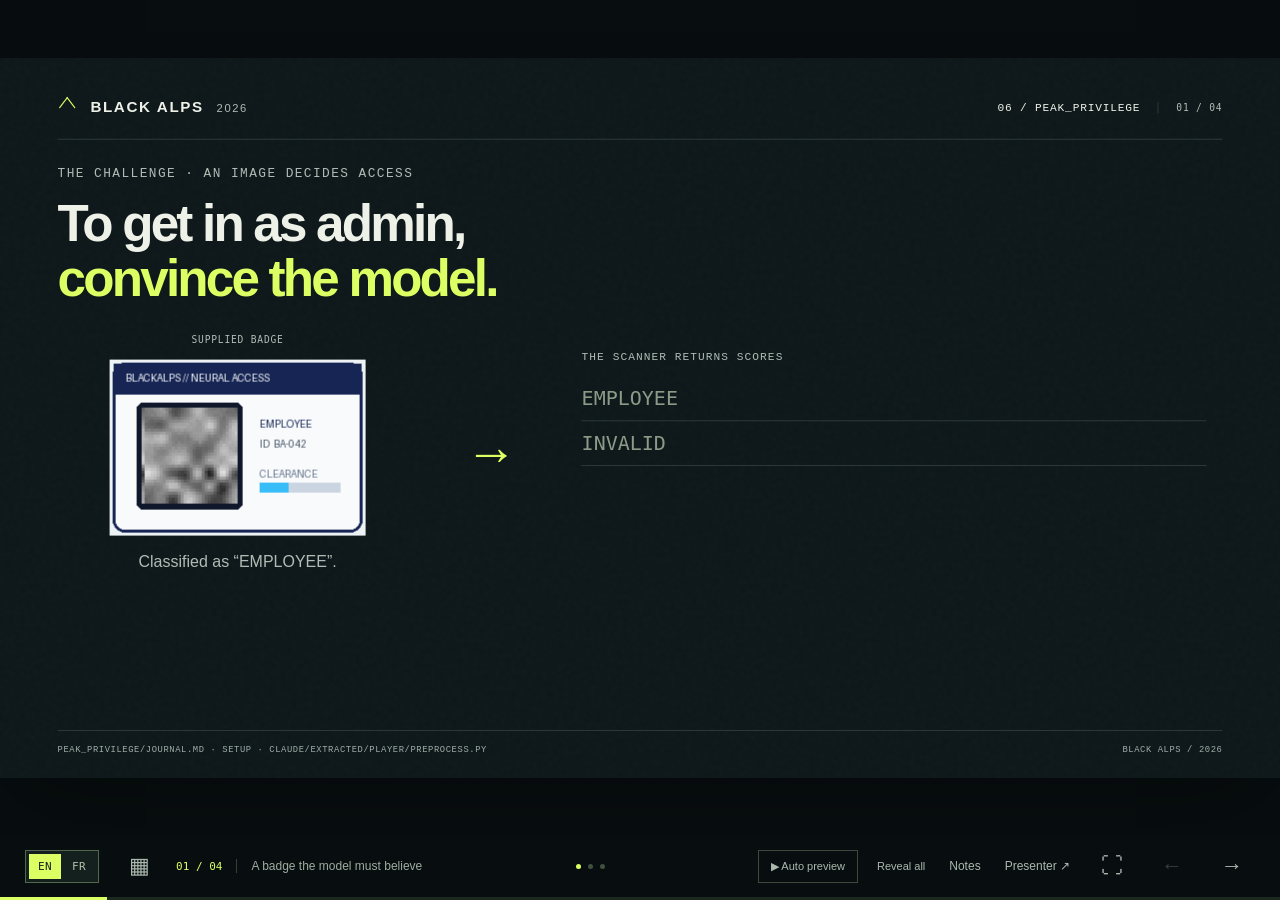
<file: chapters/peak_privilege.html>
<!doctype html>
<html lang="en">
<head>
  <meta charset="utf-8">
  <meta name="viewport" content="width=device-width,initial-scale=1">
  <meta name="color-scheme" content="dark">
  <meta name="description" content="Black Alps 2026 — un récit animé et documenté du challenge driver_radio.">
  <title>peak_privilege — Black Alps 2026</title>
  <link rel="icon" href="data:image/svg+xml,%3Csvg xmlns=&#x27;http://www.w3.org/2000/svg&#x27; viewBox=&#x27;0 0 40 40&#x27;%3E%3Crect width=&#x27;40&#x27; height=&#x27;40&#x27; fill=&#x27;%230c1416&#x27;/%3E%3Cpath d=&#x27;M5 31L20 6L35 31Z&#x27; fill=&#x27;none&#x27; stroke=&#x27;%23dcff63&#x27; stroke-width=&#x27;3&#x27;/%3E%3C/svg%3E">
  <style>/* Fully local. System typography; no external requests or dependencies. */
:root{--ink:#0d1719;--paper:#eceee3;--lime:#dcff63;--blue:#9bd8ed;--text:#eef1e8;--muted:#b0bcb5;--line:#34403e;--scale:1;color-scheme:dark;font-family:"Helvetica Neue",Helvetica,Arial,sans-serif;background:#080e10;color:var(--text)}
*{box-sizing:border-box}body{margin:0;overflow:hidden}button{font:inherit;color:inherit;cursor:pointer;background:none;border:none}button:focus-visible{outline:2px solid var(--lime);outline-offset:5px}button:disabled{opacity:.28;cursor:default}button:hover:not(:disabled){color:var(--lime)}[hidden]{display:none!important}::selection{background:var(--lime);color:var(--ink)}
#viewport{height:calc(100dvh - 64px);width:100vw;display:flex;align-items:center;justify-content:center;overflow:hidden}#stage{position:relative;width:1600px;height:900px;flex-shrink:0;transform:scale(var(--scale));transform-origin:center;box-shadow:0 30px 120px #0006;background:var(--ink)}
.slide{position:absolute;inset:0;padding:50px 72px 55px;overflow:hidden;background:var(--ink);isolation:isolate}.slide.active{animation:slide-enter .6s cubic-bezier(.2,.75,.2,1) both}.slide:before{content:"";position:absolute;inset:0;pointer-events:none;z-index:-1;background-image:url("data:image/svg+xml,%3Csvg viewBox='0 0 180 180' xmlns='http://www.w3.org/2000/svg'%3E%3Cfilter id='n'%3E%3CfeTurbulence type='fractalNoise' baseFrequency='.75' numOctaves='3' stitchTiles='stitch'/%3E%3C/filter%3E%3Cpath fill='%23fff' filter='url(%23n)' opacity='.18' d='M0 0h180v180H0z'/%3E%3C/svg%3E");opacity:.13}
.slide-top{display:flex;align-items:center;justify-content:space-between;padding-bottom:27px;border-bottom:1px solid var(--line);font-size:14px;letter-spacing:1.3px;margin-bottom:44px}.brand{display:flex;align-items:center;gap:12px;font-size:19px;font-weight:700;letter-spacing:2px}.brand b{font-weight:400;font-size:14px;color:var(--muted);margin-left:4px}.alps-mark{display:inline-block;width:24px;height:24px;border-left:2px solid var(--lime);border-top:2px solid var(--lime);transform:rotate(45deg) skew(8deg,8deg) scale(.7);margin-right:5px}.mono,.eyebrow,.small-label,.slide-foot,.label,.grid-caption,.artifact-caption{font-family:"SFMono-Regular",Consolas,"Liberation Mono",monospace}.sep{margin:0 14px;color:#667770}.eyebrow{font-size:16px;letter-spacing:1.8px;color:var(--muted);margin-bottom:24px;display:flex;gap:12px;align-items:center}.small-label{font-size:14px;letter-spacing:1.3px;color:var(--muted)}h1,h2,h3,p{margin:0}h2{font-size:68px;font-weight:550;line-height:1.06;letter-spacing:-3.5px}h2 em,h1 em{font-style:normal;color:var(--lime)}p{font-size:25px;line-height:1.42}.slide-foot{position:absolute;left:72px;right:72px;bottom:29px;border-top:1px solid var(--line);padding-top:18px;display:flex;justify-content:space-between;font-size:11px;letter-spacing:.75px;color:#a0ada7}.lime{color:var(--lime)}.blue{color:var(--blue)}code{font-family:"SFMono-Regular",Consolas,"Liberation Mono",monospace}.reveal{opacity:0;transform:translateY(20px);transition:opacity .55s ease,transform .65s cubic-bezier(.2,.75,.2,1);pointer-events:none}.reveal.shown{opacity:1;transform:translateY(0);pointer-events:auto}.live-dot{width:7px;height:7px;border-radius:50%;background:var(--lime);box-shadow:0 0 0 5px #dcff6312}
.cover .slide-top{position:relative;z-index:2}.cover-copy{position:relative;z-index:1;width:850px;padding-top:44px}.cover h1{font-size:137px;font-weight:800;letter-spacing:-8px;line-height:.91;margin:34px 0}.cover-copy>p{font-size:29px;line-height:1.4;color:#ccd6ce;margin-top:33px}.cover-chapter{display:flex;align-items:center;gap:22px;margin-top:49px}.cover-chapter>span{height:61px;width:61px;border:1px solid #68766d;display:grid;place-items:center;font-size:29px;font-weight:300}.cover-chapter small{display:block;font:11px monospace;letter-spacing:1.4px;color:var(--muted);margin-bottom:7px}.cover-chapter strong{font-size:23px;font-weight:500}.cover-chapter svg{width:54px;margin-left:30px;stroke:var(--lime);stroke-width:1.5;fill:none}.terrain{position:absolute;width:940px;height:900px;right:-70px;top:0;z-index:0}.terrain svg{width:100%;height:100%;overflow:visible}.terrain-caption{position:absolute;bottom:114px;right:120px;color:#9eaaa1;font-size:10px;letter-spacing:1px;writing-mode:vertical-rl}.map-label{fill:var(--lime);font:12px monospace;letter-spacing:2px}.muted-map{fill:#9aab9e}.summit-route{fill:none;stroke:var(--lime);stroke-width:2.3;stroke-dasharray:1200;stroke-dashoffset:1200;filter:drop-shadow(0 0 8px #dcff6333)}.active .summit-route{animation:route-draw 3.2s .35s ease forwards}.summit-dot{fill:var(--lime)}
.mission h2{margin-bottom:54px}.mission-layout{display:grid;grid-template-columns:1fr 1fr;gap:67px}.radio{background:#182426;border:1px solid #40514b;position:relative;padding:25px 32px;height:315px;box-shadow:9px 9px 0 #101b1d}.radio-top{font-size:13px;letter-spacing:1.2px;display:flex;justify-content:space-between;color:var(--muted)}.signal{color:var(--lime);letter-spacing:3px}.waveform{height:61px;display:flex;align-items:center;justify-content:center;gap:5px;margin:25px 0 15px}.waveform i{width:4px;background:#dcff63a0;height:var(--h);transform:scaleY(.4)}.active .waveform i{animation:wave-in 1s var(--delay) ease forwards}.radio-message{font-size:52px;letter-spacing:-2px;font-weight:550;text-align:center}.radio-bottom{display:flex;align-items:center;justify-content:space-between;border-top:1px solid #40514b;margin-top:31px;padding-top:19px;font-size:17px;color:var(--muted)}.radio-bottom .mono{font-size:11px}.flow-line{display:flex;gap:23px;align-items:flex-start;border-bottom:1px solid var(--line);padding:18px 0 23px;min-height:100px}.flow-line:first-child{padding-top:0}.flow-index{font:15px monospace;color:#91a49a;display:grid;place-items:center;border:1px solid #45564e;width:37px;height:37px;flex-shrink:0}.flow-index.accent{color:var(--lime);border-color:var(--lime)}.flow-line strong{font-size:28px;font-weight:500}.flow-line strong i{font:23px Georgia,serif;color:var(--blue)}.flow-line p{font-size:21px;color:var(--muted);margin-top:8px;line-height:1.3}.takeaway{display:flex;gap:42px;align-items:flex-start;margin-top:52px;padding-top:24px;border-top:2px solid var(--lime)}.takeaway>span{font:13px monospace;color:var(--lime);letter-spacing:1px;padding-top:8px}.takeaway p{font-size:28px;line-height:1.35}.takeaway strong{color:var(--lime);font-weight:500}
.nonce .slide-top{margin-bottom:36px}.nonce .eyebrow{margin-bottom:31px}.nonce-layout{display:grid;grid-template-columns:1fr 1fr;gap:80px}.nonce h2{font-size:63px}.big-number{font-size:199px;line-height:.95;letter-spacing:-15px;font-weight:650;color:var(--lime);margin-top:17px;position:relative}.big-number>span{display:inline-block;font:12px/1.5 monospace;letter-spacing:1px;max-width:130px;margin-left:24px;color:var(--muted)}.nonce-code{display:block;font-size:29px;margin:23px 0 12px;letter-spacing:-1px}.nonce-code b{color:var(--lime);font-weight:400}.subcopy{font-size:20px;color:var(--muted)}.nonce-visual{padding-top:7px}.grid-caption{font-size:12px;letter-spacing:1px;display:flex;justify-content:space-between;margin-bottom:19px;color:var(--muted)}#nonce-grid{display:grid;grid-template-columns:repeat(17,1fr);gap:6px}#nonce-grid i{aspect-ratio:1;background:#26382f;border:1px solid #64865055;transition:background .5s,border-color .5s}.nonce.scan #nonce-grid i{animation:nonce-scan 1s calc(var(--i)*4ms) both}.nonce.scan #nonce-grid{border-color:var(--lime)}.nonce-check{display:flex;gap:20px;margin-top:28px}.round-icon{border:1px solid var(--lime);color:var(--lime);border-radius:50%;width:43px;height:43px;flex-shrink:0;text-align:center;font-size:29px}.nonce-check strong{font-size:24px;font-weight:500}.nonce-check p{font-size:20px;color:var(--muted);margin:7px 0 9px}.nonce-check code{font-size:20px;color:var(--lime)}.bottom-band{position:absolute;left:72px;right:72px;bottom:109px;display:flex;gap:25px;align-items:center;padding-top:25px;border-top:1px solid var(--line)}.bottom-band .label{font-size:12px;width:160px;flex-shrink:0;color:var(--muted);line-height:1.5}.bottom-band p{font-size:23px;flex:1}.bottom-band strong{font-weight:500;color:var(--lime)}.evidence-button{font:12px monospace;letter-spacing:.4px;border:1px solid #66766c;padding:13px 18px;white-space:nowrap}.evidence-button:hover{background:#dcff6311;border-color:var(--lime)}
.light{--line:#c1c9b9;--muted:#52614e;background:var(--paper);color:#1b2a21;color-scheme:light}.light .slide-top{margin-bottom:36px}.light .alps-mark{border-color:#456224}.light h2 em{color:#52712e}.light .slide-foot{color:#53604f}.pivot h2{font-size:70px;line-height:1.08}.pivot-layout{display:grid;grid-template-columns:430px 110px 1fr;gap:28px;margin-top:48px;align-items:start}.abandoned h3{font-size:31px;font-weight:450;line-height:1.2;letter-spacing:-.7px;margin:18px 0 17px;color:#6a7663}.abandoned p{font-size:21px;color:#6a7663}.strike-label{font:11px monospace;letter-spacing:.5px;color:#52604b;margin-top:23px;display:inline-block;text-decoration:line-through;text-decoration-thickness:1px}.pivot-arrow{font-size:95px;font-weight:200;color:#577637;line-height:1.3;margin-top:50px}.message-candidates .small-label{margin-bottom:17px}.template{display:flex;gap:17px;align-items:center;border-bottom:1px solid #c4cdbb;padding:15px 0}.template>span{font:12px monospace;color:#647859}.template code{font-size:20px;letter-spacing:-.6px}.template b{color:#3a6621;font-weight:500}.message-candidates>p{font-size:16px;color:#596a50;margin-top:14px}.pivot-insight{position:absolute;left:72px;right:72px;bottom:108px;display:flex;align-items:center;gap:35px;border-top:2px solid #607d3c;padding-top:25px}.pivot-insight>strong{font-size:88px;letter-spacing:-5px;font-weight:550;color:#45672a;white-space:nowrap}.pivot-insight>div>span{font:13px monospace;letter-spacing:1px;color:#52614e}.pivot-insight p{font-size:24px;line-height:1.3;margin-top:10px}.insight-end{margin-left:auto;border-left:1px solid #a5b397;padding-left:35px;font-size:24px;line-height:1.3;color:#4e6836}
.recovery .slide-top{margin-bottom:34px}.recovery .eyebrow{margin-bottom:20px}.recovery h2{font-size:62px}.ingredient-row{display:flex;align-items:center;gap:40px;margin-top:36px;border-bottom:1px solid var(--line);padding-bottom:27px}.ingredient-row>div{display:flex;align-items:center;gap:20px}.ingredient-symbol{font:italic 42px Georgia,serif;min-width:55px}.ingredient-row>div>span:last-child{font-size:21px;color:var(--muted);max-width:290px}.math-join{color:#697f70;font-size:28px}.equation-row{display:flex;align-items:center;gap:35px;padding:34px 0}.equation-label{font:12px/1.7 monospace;color:var(--muted);letter-spacing:.8px;min-width:180px}.equation{font:50px Georgia,serif;letter-spacing:1px;flex:1}.equation sup{font-size:28px}.equation small{font:22px monospace;color:var(--muted);margin-left:12px}.private{background:var(--lime);padding:2px 20px 7px;color:var(--ink)}.key-tag{font-size:20px;color:var(--muted);line-height:1.3;border-left:1px solid var(--line);padding-left:25px}.key-tag b{font-weight:400;color:var(--lime)}.verify-row{display:flex;align-items:center;gap:33px;padding:24px 27px;border:1px solid #506641;background:#17251c}.verify-formula{font:33px Georgia,serif;white-space:nowrap}.verify-formula b{font-weight:400;color:var(--lime);font-size:26px;padding:0 8px}.verify-row>div{flex:1}.verify-row strong{font-size:23px;font-weight:500}.verify-row p{font-size:18px;color:var(--muted);margin-top:7px}.verify-row .evidence-button{font-size:11px}.recovery-conclusion{margin-top:26px;display:flex;align-items:center;gap:20px}.checkmark{font-size:27px;color:var(--lime)}.recovery-conclusion p{font-size:24px}.recovery-conclusion strong{font-weight:500;color:var(--lime)}.recovery-conclusion .mono{margin-left:auto;color:var(--lime);font-size:14px}
.payoff-layout{display:grid;grid-template-columns:620px 1fr;gap:65px;margin-top:55px}.payoff .eyebrow{font-size:12px}.payoff h2{font-size:78px}.score{font-size:157px;line-height:1.1;letter-spacing:-10px;font-weight:550;color:var(--lime);margin-top:20px}.score span{font-size:88px;letter-spacing:-5px;color:#637467;font-weight:300;margin-left:10px}.score-label{font-size:13px;letter-spacing:2px;color:var(--muted);margin:5px 0 22px}#pilot-grid{display:grid;grid-template-columns:repeat(11,1fr);gap:7px;width:560px}#pilot-grid span{height:29px;border:1px solid #506849;text-align:center;font:12px/29px monospace;background:#253822;color:var(--lime)}.active #pilot-grid span{animation:pilot-in .45s calc(var(--i)*55ms) both}.result-proof{padding-top:20px}.result-proof>.small-label{display:block;margin-bottom:18px}.image-button{display:block;width:100%;padding:0;transition:transform .3s;border:1px solid #4a554d;background:#171817}.image-button:hover{transform:translateY(-3px)}.image-button img{width:100%;display:block}.artifact-caption{display:flex;justify-content:space-between;font-size:10px;letter-spacing:.6px;color:var(--muted);margin-top:12px}.source-excerpt{font-size:27px;line-height:1.3;letter-spacing:-.8px;margin-top:35px;color:var(--lime)}.result-credit{font-size:15px;color:var(--muted);margin-top:20px;line-height:1.7}.result-credit code{font-size:13px}.final-lesson{position:absolute;bottom:111px;left:72px;right:72px;display:flex;align-items:flex-start;gap:48px;border-top:2px solid var(--lime);padding-top:27px}.final-lesson>span{font:13px monospace;color:var(--lime);padding-top:8px}.final-lesson p{font-size:30px;line-height:1.3;letter-spacing:-.4px}.final-lesson strong{font-weight:500;color:var(--lime)}
.roadmap .slide-top{margin-bottom:50px}.roadmap-layout{display:grid;grid-template-columns:480px 1fr;gap:90px}.roadmap h2{font-size:80px;line-height:1.01}.roadmap-intro>p{font-size:20px;color:var(--muted);margin-top:28px}.sample-stamp{font:12px monospace;letter-spacing:1px;display:inline-block;border:1px solid #607153;padding:13px 18px;margin-top:30px;color:var(--lime)}.chapter-list>div{display:flex;align-items:center;border-bottom:1px solid var(--line);padding:22px 0;gap:25px;min-height:96px}.chapter-list>div:first-child{padding-top:0}.chapter-list>div>span{font:13px monospace;color:var(--lime)}.chapter-list h3{font-size:25px;font-weight:450;letter-spacing:-.5px}.chapter-list small{display:block;font-size:18px;color:var(--muted);font-weight:400;margin-top:8px;letter-spacing:0}.chapter-list b{margin-left:auto;font:10px monospace;color:var(--muted);letter-spacing:.8px}
.controls{position:fixed;bottom:4px;left:0;right:0;height:60px;display:flex;align-items:center;justify-content:space-between;padding:0 25px;background:#080e10;gap:20px;z-index:5;font-size:12px}.controls-left,.controls-right{display:flex;align-items:center;gap:14px}.controls button{padding:8px 5px;color:#abb8ad;white-space:nowrap}.controls #next-btn,.controls #prev-btn,.controls #fullscreen-btn,.controls #overview-btn{font-size:22px;padding:6px 12px}#slide-counter{font:11px monospace;color:var(--lime)}#slide-name{color:#9fac9f;font-size:12px;border-left:1px solid #314032;padding-left:14px;max-width:250px;white-space:nowrap;overflow:hidden;text-overflow:ellipsis}.controls #play-btn{border:1px solid #3b4a3b;padding:9px 12px;font-size:11px}.step-dots{display:flex;gap:7px}.step-dots i{width:5px;height:5px;border-radius:50%;background:#40503f}.step-dots i.done{background:var(--lime)}.progress{position:fixed;bottom:0;height:3px;width:100%;background:#1d281f;z-index:6}#progress-fill{height:100%;width:0;background:var(--lime);transition:width .45s ease}.keyboard-hint{position:fixed;left:50%;bottom:82px;transform:translateX(-50%);padding:12px 21px;border:1px solid #68765c;background:#111c18ee;color:#dce9cd;font:10px monospace;letter-spacing:1px;z-index:4;animation:hint-out 1s 10s forwards;pointer-events:none;white-space:nowrap}.keyboard-hint span{padding:0 15px;color:#899879}
#notes-panel{position:fixed;right:0;top:0;bottom:64px;width:min(560px,95vw);background:#f0f1e8;color:#18231b;z-index:10;overflow-y:auto;padding:42px 36px;box-shadow:-20px 0 60px #0005;font-size:17px;color-scheme:light}.close-btn{position:absolute;right:20px;top:14px;font-size:33px;font-weight:300;line-height:1;padding:5px 9px}.close-btn:hover{color:#79a22b!important}.notes-warning{font:10px/1.7 monospace;color:#536047;border-bottom:1px solid #a5b695;padding-bottom:20px;margin:10px 0 25px}.notes-body h2{font-size:29px;letter-spacing:-1px;line-height:1.1;margin:15px 0 20px}.notes-body h3{font-size:13px;letter-spacing:1px;margin:26px 0 10px;text-transform:uppercase;color:#4e673b}.notes-body p,.notes-body li{font-size:17px;line-height:1.55;margin:10px 0}.notes-body ul{padding-left:22px}.notes-body .cue{font-size:13px;font-family:monospace;color:#4b623a;border:1px solid #bdc9ae;padding:12px;background:#e6ebda}.notes-body code{font-size:.85em;overflow-wrap:anywhere}.notes-body .note-source{font-size:12px;color:#52624b;overflow-wrap:anywhere}.notes-body .gap{background:#e7e7d9;border-left:3px solid #839268;padding:10px 15px;font-size:14px}.notes-body a{color:#446322}
dialog{width:min(1250px,94vw);max-height:92dvh;padding:42px;border:1px solid #4c5a4e;background:#121d1b;color:var(--text);box-shadow:0 30px 100px #0009}dialog::backdrop{background:#020806d9;backdrop-filter:blur(8px)}dialog h2{font-size:32px;letter-spacing:-1px;margin-bottom:25px}#evidence-image{display:block;max-width:100%;max-height:60dvh;object-fit:contain;margin:auto;background:#171817}#evidence-caption{font-size:15px;color:#b8c6b6;margin-top:20px;line-height:1.6;white-space:pre-line}#overview-list{display:grid;grid-template-columns:1fr 1fr;gap:15px;margin:30px 0}#overview-list button{text-align:left;border:1px solid #475440;padding:25px;display:flex;gap:25px;font-size:23px;align-items:center}#overview-list button span{font:14px monospace;color:var(--lime)}#overview-list button.current{background:#263420;border-color:var(--lime)}#overview-dialog>p{font:12px/1.8 monospace;color:#a6b89a}
@keyframes slide-enter{from{opacity:0;transform:translateY(12px)}to{opacity:1;transform:translateY(0)}}@keyframes route-draw{to{stroke-dashoffset:0}}@keyframes wave-in{to{transform:scaleY(1)}}@keyframes nonce-scan{0%{background:#26382f}45%{background:#dcff63;border-color:#dcff63}100%{background:#4a6231;border-color:#9bb854}}@keyframes pilot-in{from{opacity:0;transform:translateY(8px)}to{opacity:1;transform:translateY(0)}}@keyframes hint-out{to{opacity:0;visibility:hidden}}
#nonce-grid i{aspect-ratio:auto;height:18px}
@media(max-width:1000px){#slide-name{display:none}.controls{padding:0 12px;gap:8px}.controls-left,.controls-right{gap:6px}.controls button{font-size:11px}.step-dots{display:none}}@media(max-width:600px){.controls{height:58px}.controls #presenter-btn{display:none}.controls #play-btn{font-size:0;border:0;padding:6px}.controls #play-btn:before{content:'▶';font-size:16px}.controls #fullscreen-btn{display:none}#slide-counter{font-size:10px}.controls-left,.controls-right{gap:5px}#overview-list{grid-template-columns:1fr}#overview-list button{padding:15px;font-size:17px}.keyboard-hint{font-size:8px;bottom:75px;padding:10px}.keyboard-hint span{padding:0 5px}}
@media(prefers-reduced-motion:reduce){*,*:before,*:after{animation-duration:.001ms!important;animation-delay:0ms!important;transition-duration:.001ms!important}.summit-route{stroke-dashoffset:0}.waveform i{transform:scaleY(1)}}
body.reduce-motion *,body.reduce-motion *:before{animation-duration:.001ms!important;animation-delay:0ms!important;transition-duration:.001ms!important}body.reduce-motion .summit-route{stroke-dashoffset:0}body.reduce-motion .waveform i{transform:scaleY(1)}
@page{size:1600px 900px;margin:0}@media print{body{overflow:visible;background:var(--ink);-webkit-print-color-adjust:exact;print-color-adjust:exact}#viewport{display:block;width:1600px;height:auto;overflow:visible}#stage{transform:none!important;box-shadow:none;width:1600px;height:auto}.slide,.slide[hidden]{position:relative!important;display:block!important;width:1600px;height:900px;page-break-after:always;break-after:page;animation:none!important}.slide:last-child{page-break-after:auto;break-after:auto}.reveal{opacity:1!important;transform:none!important}.summit-route{stroke-dashoffset:0}.waveform i{transform:none}.controls,.progress,.keyboard-hint,#notes-panel,dialog,noscript{display:none!important}.evidence-button{visibility:hidden}*{animation:none!important;transition:none!important}#pilot-grid span{opacity:1!important;transform:none!important}}

@media print{.slide:before{display:none!important}}

.teaching h2{font-size:66px}.teaching .slide-top{margin-bottom:34px}.teaching .eyebrow{margin-bottom:20px}.teaching .slide-foot>span:first-child{max-width:1250px;white-space:nowrap;overflow:hidden;text-overflow:ellipsis}.two-up{display:grid;grid-template-columns:1fr 1fr;gap:70px;margin-top:40px}.file-panel{border:1px solid #53634e;background:#172320;padding:30px}.file-panel h3{font:29px monospace;margin:15px 0;color:var(--lime)}.file-panel pre{font:22px/1.7 monospace;color:#bacab4;margin:20px 0}.file-panel p{font-size:14px;color:var(--muted)}.numbers-explain{padding-top:5px}.stat-line{display:flex;align-items:center;gap:35px;margin-bottom:22px}.stat-line strong{font-size:78px;font-weight:500;letter-spacing:-4px;min-width:150px;color:var(--lime)}.stat-line span{font-size:28px}.numbers-explain>p{font-size:23px;color:var(--muted);line-height:1.45;margin-top:25px}.lesson-band{position:absolute;bottom:104px;left:72px;right:72px;border-top:2px solid var(--lime);padding-top:25px;display:flex;align-items:flex-start;gap:35px}.lesson-band>span{font:12px/1.5 monospace;color:var(--lime);width:170px;padding-top:8px;flex-shrink:0}.lesson-band>p{font-size:28px;line-height:1.3;max-width:1200px}.lesson-band strong{font-weight:500;color:var(--lime)}.dictionary-flow{display:flex;align-items:center;gap:55px;margin-top:40px}.token-tile{width:260px;height:240px;border:1px solid #5d7151;background:#19271e;display:flex;flex-direction:column;align-items:center;justify-content:center}.token-tile>span{font:11px monospace;color:var(--muted);letter-spacing:1px}.token-tile strong{font-size:100px;color:var(--lime);letter-spacing:-5px}.token-tile small{color:var(--muted);font-size:19px}.large-arrow{font-size:65px;font-weight:200;color:var(--lime)}.lookup-table{flex:1}.lookup-table>.small-label{margin-bottom:16px}.dictionary-row{padding:15px 24px;display:flex;gap:35px;align-items:center;border-bottom:1px solid var(--line);color:var(--muted)}.dictionary-row.selected{border:1px solid #9cbe61;background:#2c3f26;color:var(--lime)}.dictionary-row b{font:29px monospace;width:80px}.dictionary-row>span{font:13px monospace}.vector-bars{height:28px;width:310px;background:repeating-linear-gradient(90deg,#c9e8a4 0 5px,transparent 5px 9px,#71885c 9px 12px,transparent 12px 16px,#aacd7f 16px 22px,transparent 22px 29px);opacity:.8}.vector-bars.alternate{opacity:.3}.vector-bars.third{opacity:.45;transform:scaleY(.75)}.lookup-table>p{font-size:13px;color:var(--muted);margin-top:14px}.position-strip{display:flex;align-items:center;gap:25px;margin-top:30px;border-top:1px solid var(--line);padding-top:27px}.position-strip strong{font-size:22px;font-weight:400}.position-tag{border:1px dashed #92a67a;padding:15px 20px;font:13px monospace;color:var(--blue)}.position-strip p{font-size:18px;color:var(--muted);max-width:280px}.reverse-flow{display:flex;gap:24px;align-items:flex-start;margin-top:55px}.reverse-step{flex:1}.step-number{font:14px monospace;border:1px solid #9aae87;padding:9px 13px;display:inline-block;color:#546f38}.reverse-step h3{font-size:27px;font-weight:500;letter-spacing:-.6px;margin:22px 0}.vector-stack{height:130px;display:flex;flex-direction:column;gap:9px}.vector-stack>div{background:#dae5c8;border:1px solid #95ab78;padding:15px;font:15px monospace;color:#3d5828}.vector-stack>.position-component{background:#e6e8df;border:1px dashed #9ea88f;color:#5d6e50}.vector-stack>.removed{text-decoration:line-through;opacity:.35}.reverse-step p{font-size:21px;margin-top:20px;color:#536249;line-height:1.35}.flow-arrow{font-size:44px;color:#68814c;margin-top:143px}.found-token{height:130px;background:#dce9c7;border:1px solid #90aa6d;font-size:80px;display:flex;align-items:center;justify-content:space-around;color:#416321}.found-token span{font-size:40px}.light .lesson-band{border-color:#607d3c}.light .lesson-band>span,.light .lesson-band strong{color:#486b2d}.token-sequence{display:flex;gap:10px;margin:30px 0 20px}.token-sequence span{font:23px monospace;background:#263721;padding:10px 17px;border:1px solid #62794c;color:var(--lime)}.flag-line{font:31px monospace;color:var(--lime);margin:18px 0 22px;overflow-wrap:anywhere}.embedding-proof{display:grid;grid-template-columns:830px 1fr;grid-template-rows:auto auto;gap:0 40px;align-items:center}.embedding-proof>.proof-image{grid-column:1;grid-row:1}.embedding-proof>.artifact-caption{grid-column:1;grid-row:2}.embedding-proof>div:last-child{grid-column:2;grid-row:1}.embedding-proof strong{font-size:57px;color:var(--lime);font-weight:400}.embedding-proof p{font-size:21px;margin:15px 0;color:var(--muted)}.embedding-proof small{font-size:15px;color:var(--muted)}.embedding-proof img{max-height:250px;object-fit:contain}.light .small-label{color:#596c49}

.drv-slide h2{font-size:64px}.drv-order{display:flex;align-items:center;gap:32px;margin:34px 0 27px;padding:21px 0;border-bottom:1px solid var(--line)}.drv-order>span{font:12px monospace;color:var(--muted);letter-spacing:1px}.drv-order>strong{font-size:49px;font-weight:550;letter-spacing:-2px;color:var(--lime)}.drv-order>small{font-size:22px;color:var(--muted);margin-left:auto}.drv-signature-route{display:flex;align-items:center;gap:24px;margin-top:34px}.drv-signature-route>div{flex:1;min-width:0}.drv-signature-route>div>span{font:11px monospace;color:var(--muted);letter-spacing:.8px}.drv-signature-route h3{font-size:35px;font-weight:500;margin:15px 0;color:var(--lime)}.drv-signature-route .drv-public h3{color:var(--blue)}.drv-signature-route p{font-size:22px;color:var(--muted);line-height:1.4}.drv-signature-route>b{font-size:37px;color:#8ea475;font-weight:300}.drv-stamp{height:125px;border:1px solid #8caa61;border-radius:100%;display:flex;flex-direction:column;align-items:center;justify-content:center;gap:12px;color:var(--lime);max-width:320px}.drv-stamp>strong{font-size:23px;font-weight:400}.drv-nonce-layout{display:grid;grid-template-columns:510px 1fr;gap:58px;margin-top:23px}.drv-huge{font-size:156px;line-height:.95;letter-spacing:-10px;color:var(--lime);font-weight:550;display:block}.drv-nonce-caption h3{font-size:25px;font-weight:500;margin:15px 0 8px}.drv-nonce-caption>p{font-size:22px;color:var(--muted);line-height:1.35}.drv-distinction{font-size:17px;line-height:1.4;color:var(--muted);border-left:2px solid #7b9559;padding-left:18px;margin-top:19px}.drv-distinction strong{font-weight:500;color:var(--text)}.drv-nonce-caption .evidence-button{margin-top:20px;padding:10px 14px}.drv-search>.small-label{margin:3px 0 16px}.drv-number-grid{display:grid;grid-template-columns:repeat(17,1fr);gap:4px}.drv-number-grid i{height:15px;text-align:center;font:8px/15px monospace;background:#263921;color:#a0b184;font-style:normal;border-bottom:1px solid #68864c}.drv-search-rule{display:flex;gap:20px;padding:15px 0;border-bottom:1px solid var(--line);margin-top:6px;align-items:center}.drv-search-rule>span{font:11px monospace;color:var(--lime);width:83px;flex-shrink:0}.drv-search-rule>b{font-size:19px;font-weight:400;line-height:1.3}.drv-pivot{display:grid;grid-template-columns:360px 1fr;gap:65px;margin-top:34px}.drv-clock{position:relative;padding-top:6px}.drv-clock-face{position:absolute;right:15px;top:22px;width:70px;height:70px;border:1px solid #acb7a0;border-radius:50%;opacity:.65}.drv-clock-face i{position:absolute;width:1px;height:24px;background:#70875b;left:34px;top:10px}.drv-clock-face b{position:absolute;width:24px;height:1px;background:#70875b;left:34px;top:34px;transform:rotate(25deg);transform-origin:left}.drv-clock h3{font-size:27px;font-weight:450;line-height:1.3;margin:29px 0 20px;color:#69765e}.drv-clock>p{font-size:18px;color:#69765e;text-decoration:line-through}.drv-templates>.small-label{display:block;margin-bottom:13px}.drv-templates>div{display:flex;gap:26px;align-items:center;padding:17px 0;border-bottom:1px solid #bcc8ad}.drv-templates>div>b{font:11px monospace;color:#62784d;width:50px;flex-shrink:0}.drv-templates code{font-size:21px;letter-spacing:-.7px}.drv-templates em{font-style:normal;color:#496f2a}.drv-templates>p{font-size:19px;color:#657855;margin-top:16px}.drv-candidate-count{display:flex;align-items:center;gap:31px;margin-top:27px}.drv-candidate-count>strong{font-size:76px;letter-spacing:-4px;color:#4f742d;font-weight:500;line-height:1}.drv-candidate-count>div>b{font:12px monospace;letter-spacing:1px;color:#50663d}.drv-candidate-count p{font-size:21px;margin-top:9px;color:#526444}.drv-ingredients{display:flex;align-items:center;gap:24px;margin-top:33px;border-bottom:1px solid var(--line);padding-bottom:22px}.drv-ingredients>div{flex:1}.drv-ingredients>div>span{font:12px monospace;color:var(--lime)}.drv-ingredients h3{font-size:24px;font-weight:500;margin:10px 0}.drv-ingredients p{font-size:18px;color:var(--muted)}.drv-ingredients>b{font-size:25px;font-weight:300;color:#718966;align-self:center}.drv-check-route{position:relative;text-align:center;margin-top:23px}.drv-check-label{font:11px monospace;color:var(--muted);display:block;letter-spacing:1px}.drv-check-route>strong{display:block;font-size:32px;font-weight:500;color:var(--lime);margin-top:9px}.drv-check-arrow{display:block;font-size:30px;color:#8aa96a;line-height:1.1;margin:7px 0}.drv-validation{padding:17px 25px;border:1px solid #6c8750;background:#1c2b1b;display:flex;gap:35px;align-items:center;text-align:left}.drv-validation>span{font:11px/1.5 monospace;color:#b0c599;width:260px;flex-shrink:0}.drv-validation>div{display:flex;align-items:center;gap:16px;font-size:21px}.drv-validation b{font:12px monospace;color:var(--lime)}.drv-validation i{width:1px;height:25px;background:#68824b;margin:0 10px}.drv-confirmed{display:flex;gap:25px;align-items:center;margin-top:18px}.drv-confirmed>strong{font-size:36px;font-weight:500;color:var(--lime)}.drv-confirmed>span{font-size:18px;color:var(--muted);line-height:1.35}.drv-confirmed>.evidence-button{margin-left:auto;padding:10px 14px;font-size:11px}.drv-finish{display:grid;grid-template-columns:510px 1fr;gap:55px;margin-top:32px}.drv-score>strong{font-size:123px;font-weight:500;letter-spacing:-8px;line-height:1.05;color:var(--lime)}.drv-score>strong>span{font-size:66px;color:#849575;letter-spacing:-4px}.drv-score>p{font-size:22px;color:var(--muted);margin:10px 0 23px}.drv-pilots{display:grid;grid-template-columns:repeat(11,1fr);gap:5px}.drv-pilots span{font:11px/24px monospace;height:25px;text-align:center;background:#2a3d23;color:var(--lime);border:1px solid #67814e}.drv-run-label{font:9px monospace;letter-spacing:.8px;color:var(--muted);margin-top:14px}.drv-final-proof img{height:236px;object-fit:contain}.drv-final-proof>p{font-size:18px;color:var(--muted);line-height:1.4;margin-top:15px}.drv-file-chain{display:flex;gap:25px;align-items:center;margin-top:25px;border-top:1px solid var(--line);padding-top:18px}.drv-file-chain>span{font:12px monospace;letter-spacing:.5px;color:var(--muted)}.drv-file-chain>b{font-size:21px;color:var(--lime);font-weight:300}
/* Keep all explanatory content above the fixed takeaway at y≈733. */
.drv-huge{font-size:142px}.drv-number-grid{gap:3px}.drv-number-grid i{height:12px;font-size:7px;line-height:12px}.drv-search-rule{padding:12px 0}.drv-final-proof img{height:216px}.drv-final-proof>p{margin-top:12px}.drv-file-chain{margin-top:18px;padding-top:15px}

.emb-math{margin-top:35px;display:grid;gap:13px}.emb-math-row{display:grid;grid-template-columns:210px 295px 55px 295px 1fr;align-items:center;gap:28px;padding:17px 24px;border-bottom:1px solid #bbc8ac}.emb-math-row span{font-size:21px;color:#536249}.emb-math-row code{font:32px monospace;text-align:center}.emb-math-row b{font-size:36px;font-weight:400;text-align:center;color:#496d2b}.emb-math-row .emb-highlight{background:#dbe8c5;border:1px solid #91a76d;padding:12px 0;color:#36541c}.emb-example-label{font:14px monospace;color:#5a6e48;margin:21px 24px}.emb-comparison{display:grid;grid-template-columns:1fr 1fr;gap:60px;margin-top:50px}.emb-comparison>div{padding:25px 30px;border-top:1px solid var(--line)}.emb-comparison strong{display:block;font-size:64px;font-weight:500;letter-spacing:-3px;margin:18px 0;color:var(--lime)}.emb-comparison p{font-size:23px;line-height:1.5;color:var(--muted)}.emb-distance{height:7px;background:#334133;margin-top:25px}.emb-distance i{display:block;height:7px;width:var(--length);background:#9bac8e;transform-origin:left;transition:transform 900ms ease}.emb-distance.corrected i{background:var(--lime)}.reveal:not(.shown) .emb-distance i{transform:scaleX(0)}.emb-verdict{display:flex;align-items:center;gap:30px;padding:25px 30px;font-size:23px}.emb-verdict b{color:var(--lime)}
.file-panel pre{line-height:1.5}.emb-comparison{margin-top:35px}.emb-verdict{padding-top:20px;padding-bottom:20px}

.payoff h2{font-size:68px}

.idp-slide h2{font-size:62px}.idp-doors{display:grid;grid-template-columns:1fr 1.2fr;gap:50px;margin-top:36px}.idp-door{min-height:306px;border:1px solid #4a5b45;padding:26px 32px;background:#14201c}.idp-door h3{font-size:25px;font-weight:500;margin:22px 0 13px}.idp-door p{font-size:22px;color:var(--muted);line-height:1.35}.idp-icon{height:112px;display:flex;align-items:center;font:80px monospace;color:#819575;letter-spacing:12px}.idp-idcard{height:112px;display:flex;flex-direction:column;justify-content:center;gap:9px;border-left:3px solid var(--lime);padding-left:24px;margin-top:15px}.idp-idcard>span{font:11px monospace;color:var(--muted);letter-spacing:1px}.idp-idcard>b{font-size:30px;color:var(--lime);font-weight:500}.idp-idcard>small{font-size:18px;color:var(--muted)}.idp-social{border-color:#92ad5c}.idp-attempts{margin-top:35px}.idp-attempts>div{display:flex;align-items:center;gap:28px;border-bottom:1px solid var(--line);padding:18px 0}.idp-cross{font-size:43px;font-weight:200;color:#afbb9d;width:40px}.idp-attempts h3{font-size:26px;font-weight:500}.idp-attempts p{font-size:21px;color:var(--muted);margin-top:5px}.idp-result{margin-left:auto;font:12px monospace;letter-spacing:1px;color:#a1b38d;border:1px solid #4c5e3c;padding:12px 18px}.idp-switch{display:flex;align-items:center;gap:32px;margin-top:28px;padding:22px 28px;background:#23341e;border:1px solid #6f8b4b}.idp-switch>span:first-child{font:11px/1.6 monospace;color:#b9cc9f;max-width:105px;letter-spacing:1px}.idp-switch>strong{font:55px monospace;color:var(--lime);font-weight:400}.idp-switch p{font-size:23px;line-height:1.3}.idp-switch b{font-weight:500;color:var(--lime)}.idp-switch-arrow{font-size:40px;color:var(--lime);margin:0 15px}.idp-chain{display:flex;align-items:flex-start;gap:24px;margin-top:50px}.idp-chain>div{flex:1;min-width:0}.idp-chain h3{font-size:26px;font-weight:500;margin:20px 0 20px;letter-spacing:-.6px}.idp-contact{font-size:23px;padding:21px 17px;border:1px solid #9aaa8a;background:#e0e8d3;line-height:1.4;min-height:118px}.idp-contact small{display:block;font-size:17px;margin-top:9px;color:#586e43}.idp-chain p{font-size:21px;color:#5c6c4f;line-height:1.4;margin-top:20px}.idp-chain-arrow{font-size:44px;color:#68834c;margin-top:136px}.idp-identifier{border:1px solid #6b8c43;background:#d6e8bd;color:#416222;font:38px monospace;padding:20px 16px;min-height:118px}.idp-identifier small{display:block;font:12px monospace;margin-top:14px;letter-spacing:.5px}.idp-success-flow{display:flex;align-items:center;gap:25px;margin-top:36px}.idp-success-flow>span{padding:16px 23px;border:1px solid #4e6640;font-size:24px}.idp-success-flow>b{font-size:30px;font-weight:300;color:var(--lime)}.idp-success-flow>.idp-admin{color:var(--lime);background:#293c20;font:27px monospace;border-color:#a6c467}.idp-record{margin-top:28px;padding:22px 30px;border:1px solid var(--line);background:#16211d}.idp-record>div{display:flex;gap:40px;align-items:center;margin-top:19px}.idp-record code{font-size:19px;width:180px;color:#a5b994}.idp-record strong{font-size:24px;font-weight:500;color:var(--lime)}.idp-record p{font-size:16px;color:var(--muted);margin-top:18px}.idp-flag{font:25px/1.4 monospace;color:var(--lime);margin-top:25px;letter-spacing:-.3px;overflow-wrap:anywhere}

/* Keep the two-entry diagram above the fixed takeaway band. */
.idp-doors{margin-top:32px}.idp-door{min-height:0;height:326px;padding:22px 28px}.idp-icon{height:82px;font-size:64px}.idp-idcard{height:90px;margin-top:12px}.idp-door h3{margin:18px 0 12px;font-size:24px}.idp-door p{font-size:21px}.idp-idcard>b{font-size:27px}

/* Experiments reveal the identity rule, one observation at a time. */
.idp-experiment-table{margin-top:30px}.idp-experiment-table>.idp-experiment-head{font:11px monospace;letter-spacing:1px;color:var(--muted);padding:0 0 12px;border-bottom:1px solid var(--line);display:grid;grid-template-columns:1.2fr 1fr;gap:40px}.idp-experiment-table>div:not(.idp-experiment-head){display:grid;grid-template-columns:1.2fr 1fr;gap:40px;align-items:center;padding:18px 0;border-bottom:1px solid var(--line)}.idp-experiment-table>div>div{display:flex;gap:21px;align-items:flex-start}.idp-experiment-table b{font:12px monospace;color:var(--lime);margin-top:7px;width:25px;flex-shrink:0}.idp-experiment-table>div>div>span{font-size:24px}.idp-experiment-table small{display:block;font-size:17px;color:var(--muted);margin-top:8px}.idp-experiment-table p{font-size:22px;color:var(--muted);display:flex;gap:20px;align-items:center}.idp-experiment-table p i{font-style:normal;font-size:26px}.idp-experiment-table .idp-confirm{color:var(--lime)}.idp-sub-definition{margin-top:22px;display:flex;gap:24px;align-items:center}.idp-sub-definition>strong{font:40px monospace;color:var(--lime)}.idp-sub-definition>span{font-size:19px;color:var(--muted);line-height:1.4}.idp-footer-clue{border-top:4px solid #69854d;background:#e1e8d7;position:relative}.idp-footer-clue:after{content:'PIED DE PAGE · INDICE REPRÉSENTÉ';position:absolute;bottom:-16px;right:0;font:8px monospace;letter-spacing:.5px;color:#6b7d59}.idp-admin small{display:block;font:8px monospace;letter-spacing:.8px;margin-top:7px;color:#c2da9e}.idp-success-flow>.idp-admin{padding-top:12px;padding-bottom:12px}

.language-switch{display:inline-flex;align-items:center;gap:2px;border:1px solid #53664b;padding:3px;background:#14201e;color:#b4c0ac;flex-shrink:0}.language-switch button{padding:6px 9px!important;font:11px monospace!important;letter-spacing:.4px;border:0;cursor:pointer;background:transparent;color:#b4c0ac}.language-switch button[aria-pressed="true"]{background:#dcff63;color:#14201e!important}.language-switch button:focus-visible{outline:2px solid #dcff63;outline-offset:3px}.language-switch button:hover{color:#dcff63}#language-switch{margin-right:4px}html[lang="en"] .teaching h2{font-size:64px}html[lang="en"] .lesson-band>span{font-size:11px}html[lang="en"] .slide-top>.mono{letter-spacing:1px}@media(max-width:700px){.controls{gap:4px}.controls-left,.controls-right{gap:4px}.language-switch button{padding:6px 7px!important}.controls #notes-btn{padding-left:3px;padding-right:3px}}@media print{.language-switch{display:none!important}}

.chapter-position{font:12px monospace;color:var(--muted);padding-left:22px;margin-left:22px;border-left:1px solid var(--line)}.overview-chapter{grid-column:1/-1;font:12px monospace;text-transform:uppercase;letter-spacing:1.5px;color:var(--lime);padding:19px 0 7px}#overview-list button{font-size:19px;padding:17px 22px}#reveal-btn{font-size:11px}.reduce-motion .emb-distance i{transition:none}@media(max-width:1050px){#reveal-btn{display:none}}@media print{.reveal .emb-distance i{transform:none!important}}

.rev-challenge{display:grid;grid-template-columns:460px 1fr;gap:80px;margin-top:36px}.rev-opcodes{border:1px solid #53654b;padding:22px 28px;background:#17231e}.rev-opcodes>.small-label{display:block;margin-bottom:12px}.rev-opcodes>div{display:flex;align-items:center;gap:35px;padding:7px 0}.rev-opcodes code{font:35px monospace;color:var(--lime);width:90px}.rev-opcodes b{font-size:24px;font-weight:300;color:#8da278}.rev-opcodes>div>span{font-size:35px;color:#b7c6ae}.rev-explain{display:flex;align-items:center;gap:45px}.rev-stack{width:220px;flex-shrink:0;display:flex;flex-direction:column;gap:9px;transform:skewY(-5deg)}.rev-stack>span{border:1px solid #87a068;background:#293c23;padding:21px 10px;text-align:center;font-size:16px;color:#d2e8b7}.rev-stack>span:last-child{background:#18241c}.rev-explain h3{font-size:29px;font-weight:500;margin-bottom:15px}.rev-explain p{font-size:24px;line-height:1.4;color:var(--muted)}.rev-given{display:flex;align-items:center;gap:25px;margin-top:32px;border-top:1px solid var(--line);padding-top:24px}.rev-given strong{font-size:23px;font-weight:400;color:var(--muted)}.rev-given>span{font-size:24px;color:var(--lime)}.rev-given>b{font-size:25px;color:#8ca875;font-weight:400}.rev-method{display:flex;gap:35px;align-items:flex-start;margin-top:43px}.rev-method>div{flex:1}.rev-step{display:inline-block;font:14px monospace;border:1px solid #93a980;padding:9px 13px;color:#5a743f}.rev-method h3{font-size:29px;font-weight:500;letter-spacing:-.7px;margin:20px 0 15px}.rev-method p{font-size:23px;line-height:1.4;color:#56654c}.rev-arrow{font-size:45px;font-weight:200;color:var(--lime);align-self:center}.light .rev-arrow{color:#617d43}.rev-method>.rev-arrow{margin-top:76px}.rev-survivor{display:flex;align-items:center;gap:35px;margin-top:35px;border-top:1px solid #b6c2a6;padding-top:24px}.rev-survivor>span{font:13px/1.6 monospace;letter-spacing:1px;color:#5d704a}.rev-survivor>b{font-size:37px;color:#6b8352;font-weight:300}.rev-survivor>strong{font-size:72px;color:#4e6d31;line-height:1;font-weight:500}.rev-result{display:grid;grid-template-columns:470px 1fr;gap:65px;align-items:center;margin-top:33px}.rev-translations>div{display:flex;gap:28px;align-items:center;padding:18px 0;border-bottom:1px solid var(--line)}.rev-translations code{font:27px monospace;color:var(--lime);width:55px}.rev-translations span{font-size:24px}.rev-small{font-size:15px;line-height:1.5;color:var(--muted);margin-top:18px}.rev-result .proof-image img{height:235px;object-fit:contain}.rev-credit{font-size:14px;color:var(--muted);margin-top:18px}.rev-flag{font:30px monospace;color:var(--lime);margin-top:30px;letter-spacing:-.5px}.rev-beacon-start{display:flex;align-items:center;gap:55px;margin-top:32px}.rev-firmware{width:660px;border:1px solid #53674a;background:#18251e;padding:25px 30px}.rev-firmware h3{font:30px monospace;color:var(--lime);margin:15px 0 23px}.rev-memory{display:flex;gap:8px}.rev-memory span{padding:18px 20px;background:#2d4026;border:1px solid #647b4f;font:12px monospace;letter-spacing:.7px}.rev-firmware p{font-size:20px;color:var(--muted);margin-top:20px;line-height:1.35}.rev-lock{flex:1}.rev-lock h3{font-size:29px;font-weight:500;margin-top:20px}.rev-code-slots{font:35px monospace;letter-spacing:1px;color:var(--lime);margin:20px 0}.rev-lock p{font-size:23px;color:var(--muted);line-height:1.35}.rev-decoy{display:flex;align-items:center;gap:20px;margin-top:24px;border-top:1px solid var(--line);padding-top:20px}.rev-decoy>span{font:12px monospace;color:#e8b79c}.rev-decoy>code{font-size:18px;color:#c4a394;text-decoration:line-through}.rev-decoy>p{font-size:17px;color:var(--muted);max-width:350px}.rev-decoy>.evidence-button{margin-left:auto;font-size:10px}.rev-code-recipe{display:flex;align-items:center;gap:35px;margin-top:55px}.rev-identities{width:405px;flex-shrink:0}.rev-identities>.small-label{display:block;margin-bottom:23px}.rev-identities>code{display:block;font-size:25px;background:#dce6cd;border:1px solid #99af7e;color:#3e5c29;padding:24px;margin-top:12px}.rev-recipe-box{padding:27px;border:1px solid #b3c19e;flex:1;height:249px}.rev-recipe-box h3{font-size:29px;line-height:1.2;font-weight:500;margin-top:16px}.rev-recipe-box p{font-size:19px;line-height:1.35;color:#596c48;margin-top:17px}.rev-code-answer{width:360px}.rev-code-answer strong{font:44px monospace;color:#496d2b;display:block;letter-spacing:-1px;margin-top:26px}.rev-code-answer p{font-size:22px;color:#63784f;margin-top:20px}.rev-decode-strip{display:flex;align-items:center;gap:30px;border-top:1px solid #b4c19f;padding-top:28px;margin-top:35px}.rev-decode-strip>span{font:12px monospace;color:#58723c}.rev-decode-strip strong{font-size:26px;font-weight:500}.rev-decode-strip>b{font-size:28px;color:#648147;font-weight:300}.rev-decode-strip>p{font-size:22px;color:#566c45}.rev-beacon-result{display:grid;grid-template-columns:450px 1fr;gap:80px;margin-top:30px;align-items:center}.rev-verified-code{display:flex;flex-wrap:wrap;align-items:center;gap:20px}.rev-verified-code>span:first-child{font:12px monospace;color:var(--muted);width:100%}.rev-verified-code strong{font:41px monospace;color:var(--lime);letter-spacing:-1px}.rev-verified-code>span:last-child{color:var(--lime);font-size:32px}.rev-branch{display:flex;flex-direction:column;align-items:flex-start;gap:8px;margin-top:20px}.rev-branch>span{font-size:20px;color:var(--muted)}.rev-branch>b{font-size:20px;color:#8fa971;font-weight:300;line-height:1}.rev-branch>strong{font-size:24px;color:var(--lime);font-weight:500}.rev-beacon-result .proof-image img{height:220px;object-fit:contain}
/* Concrete teaching diagrams: stack hypotheses, known-answer tests, and firmware data flow. */
.rev-toy-label{font:11px monospace;letter-spacing:1px;color:#5c7445;margin-top:20px}
.rev-toy{display:grid;grid-template-columns:330px 1fr;gap:45px;margin-top:19px;height:260px}
.rev-toy-input{display:grid;grid-template-columns:135px 1fr;gap:12px 20px;align-content:start}
.rev-toy-input>.small-label{grid-column:1/-1;margin-bottom:4px}
.rev-literal-stack{display:flex;flex-direction:column;gap:5px;width:135px}
.rev-literal-stack>span{background:#dce5cf;border:1px solid #a2b48c;min-height:46px;padding:7px 15px;font:27px monospace;display:flex;align-items:center;justify-content:space-between;color:#3a5729}
.rev-literal-stack i{font:11px monospace;color:#5e7349;font-style:normal}
.rev-literal-stack>.top{background:#c9d9b3;border-color:#6f8a50}
.rev-toy-input>p{font-size:19px;line-height:1.4;align-self:center;color:#536748}
.rev-toy-rule{grid-column:1/-1;border-top:1px solid #b8c4aa;padding-top:17px;margin-top:10px;font-size:18px;line-height:1.5;color:#647554}
.rev-toy-rule b{font-weight:500;color:#3d5b2a}
.rev-hypotheses{display:grid;grid-template-rows:1fr 1fr;gap:17px}
.rev-hypothesis{border:1px solid #b6c4a6;background:#e6ecdde0;padding:12px 18px;display:flex;align-items:center;gap:24px}
.rev-hyp-name{width:260px;flex-shrink:0}
.rev-hyp-name>span{display:block;font:10px monospace;letter-spacing:.8px;color:#61764e;margin-bottom:12px}
.rev-hyp-name>strong{font-size:25px;letter-spacing:-.7px;font-weight:500}
.rev-literal-stack.compact{width:108px;flex-shrink:0;gap:3px}
.rev-literal-stack.compact>span{min-height:27px;height:27px;padding:2px 12px;font-size:20px}
.rev-literal-stack.compact>.new-value{background:#b9d490;border-color:#6e8f41}
.rev-literal-stack.compact>.swapped{background:#e5d5bd;border-color:#b69a76}
.rev-toy-arrow{font-size:30px;color:#6b864b;font-weight:300}
.rev-toy-output{min-width:60px}
.rev-toy-output>span{font:10px monospace;color:#687b57;display:block}
.rev-toy-output>strong{font:46px monospace;color:#45672b;display:block;margin-top:5px}
.rev-verdict{font:14px monospace;color:#456c28;margin-left:auto;white-space:nowrap}
.rev-verdict.rejected{color:#9b5d3f}
.rev-expected{display:flex;align-items:center;gap:26px;margin-top:18px;border-top:1px solid #b3c2a2;padding-top:18px}
.rev-expected>span{font:11px monospace;color:#5a7146}
.rev-expected>strong{font:44px monospace;color:#43672c}
.rev-expected>p{font-size:22px;color:#526a3d}
.rev-real-search{display:grid;gap:18px;margin-top:36px}
.rev-search-stage{display:grid;grid-template-columns:45px 1fr 220px 230px;align-items:center;gap:25px;border-bottom:1px solid var(--line);padding:20px 0}
.rev-stage-index{font:14px monospace;color:var(--lime)}
.rev-search-stage h3{font-size:28px;font-weight:500;letter-spacing:-.7px}
.rev-search-stage p{font-size:20px;line-height:1.3;color:var(--muted);margin-top:10px}
.rev-test-tags{display:flex;gap:8px}
.rev-test-tags>span{font:11px monospace;border:1px solid #62764c;color:#bbcf9f;padding:11px 10px}
.rev-search-outcome{font-size:23px;font-weight:500;color:var(--lime);text-align:right}
.rev-real-filter{display:flex;align-items:center;gap:40px;margin-top:27px}
.rev-real-filter>div{display:flex;align-items:center;gap:23px}
.rev-real-filter strong{font-size:73px;letter-spacing:-4px;font-weight:500;color:var(--lime)}
.rev-real-filter span{font:13px/1.5 monospace;color:var(--muted);max-width:220px}
.rev-real-filter>b{font-size:36px;color:#94ad75;font-weight:300}
.rev-real-filter>p{margin-left:auto;font-size:18px;color:var(--muted)}
.rev-code-map{display:grid;grid-template-columns:370px 40px 320px 40px 1fr;gap:30px;align-items:center;margin-top:42px}
.rev-code-map .small-label{display:block;line-height:1.5;font-size:11px;letter-spacing:.7px;min-height:35px;color:#587144}
.rev-code-inputs code{display:block;font:25px monospace;color:#365825;border:1px solid #9db384;background:#dce7cf;padding:20px;margin-top:10px}
.rev-map-arrow{font-size:38px;color:#6b864d;text-align:center}
.rev-fingerprint code{display:block;border-bottom:1px solid #bac9aa;padding:18px 0 15px;font:28px monospace;color:#4b6b33}
.rev-fingerprint p{font-size:17px;color:#61784f;margin-top:14px}
.rev-answer{padding-left:7px}
.rev-answer strong{font:47px monospace;letter-spacing:-1px;color:#456b2b;display:block;margin:24px 0 16px}
.rev-answer p{font-size:22px;color:#5c7348}
.rev-comparison{margin-top:31px;border-top:1px solid #a9bc96;padding-top:25px;display:flex;align-items:center;gap:34px}
.rev-comparison>div{display:flex;align-items:center;gap:22px}
.rev-comparison>div>span{font:11px monospace;color:#61754f}
.rev-comparison code{font:30px monospace;border:1px solid #afc19d;background:#e1ead6;padding:12px 17px;color:#466630;min-width:70px;text-align:center}
.rev-comparison>b{font-size:27px;color:#5f7e44;font-weight:400}
.rev-compare-arrow{font-size:35px;color:#6d8950}
.rev-comparison>strong{font-size:22px;line-height:1.3;color:#45652e;font-weight:500}
.rev-two-jobs{display:grid;grid-template-columns:330px 1fr;gap:45px;margin-top:34px}
.rev-source-pair{padding:20px 26px;border:1px solid #526b40;background:#19271d}
.rev-source-pair>.small-label{font-size:11px;letter-spacing:.7px}
.rev-source-pair>code{display:block;font:27px monospace;color:var(--lime);margin-top:12px}
.rev-source-pair>p{font-size:18px;line-height:1.4;color:var(--muted);margin-top:15px}
.rev-two-branches{display:grid;gap:16px}
.rev-job{display:flex;align-items:center;gap:22px;border-bottom:1px solid var(--line);padding:14px 0}
.rev-job-arrow{font-size:40px;color:#a3bf7d;width:48px}
.rev-job-number{font:12px monospace;color:var(--lime)}
.rev-job>div:not(.rev-stream-pills){flex:1}
.rev-job h3{font-size:27px;letter-spacing:-.5px;font-weight:500}
.rev-job p{font-size:19px;line-height:1.3;color:var(--muted);margin-top:9px}
.rev-job>strong{font:30px monospace;letter-spacing:-1px;color:var(--lime);padding-right:15px}
.rev-stream-pills{display:flex;gap:5px}
.rev-stream-pills i{width:39px;height:38px;display:grid;place-items:center;background:#263c22;border:1px solid #637d49;color:#d2edac;font-size:22px;font-style:normal}
.rev-byte-flow{margin-top:30px;display:flex;align-items:center;gap:35px;border-top:1px solid #536c3d;padding-top:26px}
.rev-byte-flow>div{flex:1}
.rev-byte-flow>div>span{font:11px monospace;color:var(--muted);display:block;margin-bottom:15px}
.rev-byte-flow>div>strong{font-size:25px;font-weight:500;letter-spacing:-.5px}
.rev-byte-flow>b{font-size:20px;color:#92ae74;font-weight:400}
.rev-byte-arrow{font-size:36px;color:#a3c47f}
.rev-byte-flow>.rev-byte-output strong{font:36px monospace;color:var(--lime)}

.tapo-dark .rev-method p{color:var(--muted)}.tapo-dark .rev-step{color:var(--lime)}.tapo-result{border:1px solid #728659;background:#18251d;padding:35px;margin-top:45px}.tapo-result code{display:block;font-size:40px;color:var(--lime);margin:24px 0;letter-spacing:-1px}.tapo-result p{font-size:22px;color:var(--muted)}.tapo-status{display:flex;gap:30px;align-items:center;margin-top:34px}.tapo-status>span{font:12px monospace;color:var(--muted)}.tapo-status strong{font-size:28px;color:var(--lime);font-weight:500}.tapo-status p{font-size:23px;color:var(--muted)}
.tapo-intro{display:grid;grid-template-columns:820px 1fr;gap:52px;margin-top:28px}.tapo-camera{height:350px;overflow:hidden}.tapo-camera img{width:100%;height:100%;object-fit:cover;object-position:center 53%}.tapo-brief h3{font-size:36px;font-weight:500;line-height:1.15;margin:14px 0}.tapo-brief p{font-size:21px;color:var(--muted);line-height:1.4}.tapo-goal{margin-top:22px;padding-top:17px;border-top:1px solid var(--line)}.tapo-goal>span{font:11px monospace;color:var(--muted)}.tapo-goal code{display:block;font:38px monospace;color:var(--lime);margin:7px 0}.tapo-hardware{display:grid;grid-template-columns:880px 1fr;gap:30px;margin-top:28px}.tapo-wide-photo{height:360px;overflow:hidden}.tapo-wide-photo img{width:100%;height:100%;object-fit:cover;object-position:center}.tapo-thumbnails{display:grid;grid-template-columns:1fr 1fr;gap:12px;height:145px}.tapo-thumbnails button{overflow:hidden}.tapo-thumbnails img{width:100%;height:145px;object-fit:cover}.tapo-acquisition{display:flex;flex-direction:column;align-items:center;gap:5px;margin-top:16px;font-size:20px}.tapo-acquisition b{font:12px monospace;color:var(--muted)}.tapo-acquisition strong{font:28px monospace;color:var(--lime);margin-top:4px}.tapo-layers{display:grid;grid-template-columns:1fr 1fr;gap:60px;margin-top:36px}.tapo-layer{padding:25px 30px;border:1px solid #99ac86;background:#e4eadb}.tapo-layer>span{font:12px monospace;color:#536b3f}.tapo-layer h3{font-size:31px;font-weight:500;margin:19px 0 8px}.tapo-layer p{font-size:23px;color:#536249}.tapo-layer>strong{font-size:19px;font-weight:500;display:block;margin-top:26px}.tapo-layer>code{display:block;font:30px monospace;margin:26px 0;color:#38581d;height:53px}.tapo-fold{height:53px;margin-top:26px;display:flex;gap:6px;align-items:center}.tapo-fold i{width:36px;height:50px;background:#c5d6b0;border:1px solid #829d64;transform:skewY(-10deg)}.tapo-fold b{font-size:30px;margin:0 30px;color:#466b25}.tapo-fold span{font:24px monospace}.tapo-memory{margin-top:28px}.tapo-memory>span{font:11px monospace;color:#536249}.tapo-memory-bar{display:flex;margin-top:12px;gap:3px;height:54px}.tapo-memory-bar i{display:flex;align-items:center;justify-content:center;background:#dae3ce;flex:1;font:16px monospace;font-style:normal}.tapo-memory-bar i.tapo-hidden-fs{border:1px dashed #6b853e;background:#cdddaf;flex:1.4}.tapo-recovery{display:grid;grid-template-columns:1fr 45px 1.4fr 45px 1fr;align-items:center;gap:25px;margin-top:27px}.tapo-recovery>div{min-height:190px}.tapo-recovery>div>strong{display:block;font-size:50px;font-weight:400;color:#63823c;margin:12px 0}.tapo-recovery>div p{font-size:20px;line-height:1.4;color:#536249;margin-top:15px}.tapo-recovery>div>code{display:block;font:27px monospace;margin-top:17px;color:#385b20}.tapo-recovery>b{font-size:34px;font-weight:400;color:#64853e}.tapo-recovery table{font:21px monospace;width:100%;margin-top:17px;border-collapse:collapse}.tapo-recovery td{padding:12px;border-bottom:1px solid #afbd9f}.tapo-recipe{margin-top:35px}.tapo-ingredients{display:flex;align-items:center;justify-content:center;gap:23px}.tapo-ingredients span{font:22px monospace;padding:20px;border:1px solid #9bac86;background:#e0e9d2}.tapo-ingredients b{font-size:30px;font-weight:400;color:#557c33}.tapo-hash{display:flex;justify-content:center;align-items:center;gap:25px;margin:23px auto}.tapo-hash b{font-size:40px;font-weight:300}.tapo-hash strong{font:30px monospace;border:1px solid #668747;background:#d0dfb8;padding:14px 35px}.tapo-hash span{font-size:21px;color:#536249}.tapo-stream{display:flex;gap:10px;margin:25px 95px 0}.tapo-stream>div{width:50%;background:#bed49c;padding:21px 25px;font:22px monospace;border:1px solid #7c9958}.tapo-stream>div:last-child{background:linear-gradient(90deg,#bed49c 9.375%,#e0e4d9 9.375%);border-style:dashed;color:#5f6a53}.tapo-recipe>p{text-align:center;font-size:21px;color:#536249;margin-top:20px}.tapo-xor{display:grid;grid-template-columns:350px 1fr 1fr;gap:45px;margin-top:65px}.tapo-xor-rule>span{font:44px monospace;color:#496d2b}.tapo-xor-rule p{font-size:21px;line-height:1.9;margin-top:15px;color:#536249}.tapo-xor-rule small{display:block;font:13px/1.5 monospace;color:#536249;margin-top:25px}.tapo-xor-sum>div{display:flex;flex-direction:column;gap:10px;padding:12px 0}.tapo-xor-sum span{font:13px monospace;color:#536249}.tapo-xor-sum code{font:44px monospace;letter-spacing:6px}.tapo-xor-sum .tapo-xor-answer{border-top:2px solid #6a8d41;margin-top:10px;color:#395f1c}.tapo-code-walk{margin-top:35px}.tapo-code-row{display:grid;grid-template-columns:50px 825px 1fr;gap:25px;align-items:center;padding:27px 0;border-bottom:1px solid var(--line)}.tapo-code-row>span{font:15px monospace;color:var(--lime)}.tapo-code-row code{font:21px monospace;color:var(--lime)}.tapo-code-row p{font-size:20px;color:var(--muted);line-height:1.4}.tapo-code-caption{font:13px monospace;color:var(--muted);margin-top:24px}
.tapo-startup{display:flex;gap:25px;align-items:center;border-top:1px solid var(--line);padding-top:25px;margin-top:55px}.tapo-startup>span{font:12px monospace;color:var(--muted);min-width:180px}.tapo-startup code{font:22px monospace;color:var(--lime)}

/* Scoped chapter diagrams: wrong_path, peak_privilege, rucher. */
.wmr-http-request{margin-top:24px;border:1px solid #688153;background:#18271e;padding:16px 24px;display:flex;align-items:center;gap:30px}.wmr-http-request>span{font:11px/1.6 monospace;letter-spacing:1px;max-width:220px;color:var(--muted)}.wmr-http-request>code{font-size:27px;letter-spacing:-.5px}.wmr-http-request b{color:var(--lime);font-weight:400}.wmr-path-trace{margin-top:15px}.wmr-path-trace>div{display:grid;grid-template-columns:230px 1fr 355px;align-items:center;gap:20px;border-bottom:1px solid var(--line);min-height:64px;padding:13px 0}.wmr-path-trace>div>span{font:11px/1.6 monospace;color:var(--muted);letter-spacing:.4px}.wmr-path-trace code{font-size:22px;white-space:nowrap;letter-spacing:-.4px}.wmr-path-trace i{font-style:normal;color:#a5b294;text-decoration:line-through;text-decoration-color:#9eb980;text-decoration-thickness:1px}.wmr-path-trace b{color:var(--lime);font-weight:400}.wmr-path-trace p{font-size:18px;color:var(--muted);line-height:1.3}.wmr-path-trace p code{font-size:17px}.wmr-path-escaped{background:#20311a;padding-left:14px!important;padding-right:14px!important}.wmr-route-contrast{display:flex;flex-wrap:wrap;gap:12px 25px;margin-top:18px;align-items:center}.wmr-route-contrast>code{font-size:19px}.wmr-route-contrast>span{font-size:17px;color:var(--muted)}.wmr-route-contrast>small{margin-left:auto;font-size:12px;color:var(--muted)}
.wmr-bfs-layout{display:grid;grid-template-columns:710px 1fr;gap:60px;margin-top:38px}.wmr-bfs-code{border:1px solid #5e7450;background:#17241c;padding:25px}.wmr-bfs-code>span{font:11px monospace;letter-spacing:.6px;color:var(--muted)}.wmr-bfs-code>code{display:block;font:21px/1.9 monospace;color:var(--lime);margin:20px 0}.wmr-bfs-code>p{font-size:17px;color:var(--muted)}.wmr-bfs-code>p>b{font:20px monospace;color:var(--lime)}.wmr-bfs-walk>div{position:relative;padding:6px 0 21px 48px;margin-bottom:18px;border-bottom:1px solid var(--line)}.wmr-bfs-walk>div>span{position:absolute;left:0;top:10px;font:13px monospace;color:var(--lime)}.wmr-bfs-walk strong{display:block;font-size:27px;font-weight:450;letter-spacing:-.5px}.wmr-bfs-walk p{font-size:21px;color:var(--muted);margin-top:10px;line-height:1.4}
.wmr-preprocess{display:flex;align-items:flex-start;gap:25px;margin-top:37px}.wmr-preprocess>b{font-size:45px;font-weight:300;color:var(--lime);padding-top:120px}.wmr-preprocess-node{flex:1;text-align:center}.wmr-preprocess-node>span{display:block;font:12px monospace;letter-spacing:.5px;color:var(--muted);height:27px}.wmr-preprocess-node>p{font-size:22px;line-height:1.35;color:var(--muted);margin-top:22px}.wmr-crop-badge{position:relative;width:256px;height:176px;margin:18px auto}.wmr-crop-badge>img{display:block;width:100%;height:100%}.wmr-crop-badge>i{position:absolute;left:12.5%;top:27.2727%;width:37.5%;height:54.5454%;border:3px solid var(--lime);box-shadow:0 0 0 100vmax #0d171922;clip-path:inset(-10px)}.wmr-crop-window{width:192px;height:192px;overflow:hidden;margin:10px auto;outline:1px solid #a2be74}.wmr-crop-window>img{display:block;width:512px;height:352px;max-width:none;transform:translate(-64px,-96px);filter:grayscale(1)}.wmr-input-grid{width:192px;height:192px;margin:10px auto;position:relative;display:flex;flex-direction:column;justify-content:center;align-items:center;background-color:#293c21;background-image:linear-gradient(#6b865444 1px,transparent 1px),linear-gradient(90deg,#6b865444 1px,transparent 1px);background-size:6px 6px;border:1px solid #9cbb70}.wmr-input-grid>strong{font-size:49px;font-weight:450;color:var(--lime);background:#293c21e8;padding:4px 8px;letter-spacing:-2px}.wmr-input-grid>small{font:8px monospace;color:var(--lime);background:#293c21e8;padding:5px}.wmr-opt-start{display:flex;align-items:center;gap:25px;border-bottom:1px solid #b4c1a5;padding-bottom:14px;margin-top:25px}.wmr-opt-start>span{font:11px monospace;color:#566f3c;white-space:nowrap}.wmr-opt-start>p{font-size:21px;color:#526649}.wmr-optimization.wmr-paired{margin-top:27px}.wmr-paired .wmr-opt-node>h3{font-size:25px;margin:15px 0}.wmr-variation-pair{display:flex;flex-direction:column;gap:8px;height:95px;justify-content:center}.wmr-variation-pair>b{font:15px monospace;font-weight:400;color:#48692f;border-left:2px solid #7f9e5a;padding:9px 15px;background:#dce6cf}.wmr-paired .wmr-opt-node>p{font-size:21px}.wmr-paired .wmr-opt-node>p strong{font-weight:500;color:#496b30}
.wmr-rucher-overview{display:grid;grid-template-columns:460px 1fr;gap:65px;margin-top:35px}.wmr-rucher-inputs>div{border-top:1px solid #738a5d;padding:22px 0;margin-bottom:21px}.wmr-rucher-inputs>div>span{font:11px monospace;color:var(--muted);letter-spacing:1px}.wmr-rucher-inputs strong{display:block;font-size:28px;font-weight:450;color:var(--lime);letter-spacing:-.5px;margin:15px 0 10px}.wmr-rucher-inputs p{font-size:21px;color:var(--muted)}.wmr-layers>div{border:1px solid #5a7347;background:#1b2b20;padding:16px 25px;margin-bottom:12px;display:grid;grid-template-columns:250px 1fr;gap:6px 20px}.wmr-layers>div:nth-child(2){margin-left:25px;background:#20301f}.wmr-layers>div:nth-child(3){margin-left:50px;background:#27391e}.wmr-layers>div>span{grid-column:1/-1;font:10px monospace;letter-spacing:1px;color:var(--muted)}.wmr-layers strong{font-size:26px;font-weight:400;color:var(--lime)}.wmr-layers p{font-size:18px;line-height:1.35;color:var(--muted)}.wmr-transport-derivation{display:flex;align-items:center;gap:25px;margin-top:25px}.wmr-transport-derivation>div{flex:1;min-width:0;border:1px solid #adbc99;padding:16px 20px;min-height:90px}.wmr-transport-derivation>div>span,.wmr-network-open>div>span{display:block;font:11px monospace;letter-spacing:.5px;color:#5b7245}.wmr-transport-derivation code{font-size:23px;display:block;color:#496b2f;margin-top:12px}.wmr-transport-derivation strong{display:block;font-size:23px;font-weight:450;color:#405c2d;margin-top:12px;line-height:1.25}.wmr-transport-derivation>b,.wmr-network-open>b{font-size:35px;font-weight:300;color:#77925a}.wmr-network-open{display:flex;align-items:center;gap:40px;margin-top:27px;border-top:1px solid #b4c29f;padding-top:22px}.wmr-network-open>div{flex:1}.wmr-network-open strong{display:block;font-size:30px;font-weight:450;color:#46692c;margin:12px 0 10px}.wmr-network-open p{font-size:19px;line-height:1.35;color:#53664a}.wmr-device-ingredients .wmr-eui-value{font:23px monospace;letter-spacing:-.6px}.wmr-radio-proof small{display:block;color:var(--muted);font-size:14px;line-height:1.4;margin-top:12px}.wmr-radio-proof p>strong{font-weight:450;color:var(--lime)}.wmr .wmr-radio-proof img{max-height:170px}
.wmr h2{font-size:64px!important}.wmr-path-row{display:flex;align-items:center;gap:38px;margin-top:46px}.wmr-folder{flex:1;border:1px solid #617351;padding:28px 32px;background:#18251e;min-height:175px}.wmr-folder>span,.wmr-artifact>span,.wmr-badge-card>span,.wmr-score-block>span,.wmr-device-ingredients span{display:block;font:12px monospace;letter-spacing:1px;color:var(--muted)}.wmr-folder>strong{display:block;font:28px monospace;color:var(--lime);margin:23px 0 13px}.wmr-folder p{font-size:22px;color:var(--muted)}.wmr-path-arrow{font-size:52px;color:var(--lime);text-align:center;width:150px}.wmr-path-arrow code{display:block;font-size:35px}.wmr-path-arrow span{display:block;font:13px monospace;margin:8px 0}.wmr-endpoints{display:flex;flex-wrap:wrap;gap:18px 60px;margin-top:33px}.wmr-endpoints>div{display:flex;gap:22px;align-items:center;border-bottom:1px solid var(--line);padding-bottom:15px;flex:1}.wmr-endpoints code{font-size:22px}.wmr-endpoints>div>span{font-size:20px;color:var(--muted)}.wmr-endpoints small{width:100%;font-size:13px;color:var(--muted)}.wmr-decoy{margin-top:34px;border:1px dashed #a1ac91;padding:17px 24px;display:flex;align-items:center;gap:25px}.wmr-decoy>span{font:12px monospace;color:#62774e}.wmr-decoy>strong{font-size:24px;font-weight:400;flex:1}.wmr-decoy>b{font:12px monospace;border:1px solid #7b8f66;padding:8px 12px;color:#566e40}.wmr-chain{display:flex;align-items:flex-start;gap:27px;margin-top:35px}.wmr-chain>div{flex:1;min-width:0}.wmr-chain>b{font-size:42px;font-weight:300;color:#809563;margin-top:76px}.wmr-chain-node>span{font:12px monospace;color:var(--lime)}.wmr-chain-node h3{font-size:29px;font-weight:500;letter-spacing:-.7px;margin:17px 0}.wmr-chain-node p{font-size:22px;line-height:1.4;color:var(--muted)}.wmr-chain-node code{font-size:.9em}.light .wmr-chain-node>span{color:#597638}.light .wmr-chain-node p{color:#526347}.wmr-maze-layout{display:grid;grid-template-columns:380px 1fr;gap:65px;margin-top:30px}.wmr-maze-image .proof-image{width:345px}.wmr-maze-image img{height:345px;object-fit:contain}.wmr-maze-image .artifact-caption{font-size:9px;width:345px}.wmr-stat{display:flex;align-items:center;gap:24px;margin-bottom:20px}.wmr-stat>strong{font-size:46px;color:var(--lime);font-weight:400;letter-spacing:-1px}.wmr-stat>span{font-size:20px;color:var(--muted)}.wmr-recipe p{font-size:24px;margin:12px 0}.wmr-recipe b{color:var(--lime);font:17px monospace;margin-right:15px}.wmr-mini-result{border-top:1px solid var(--line);margin-top:25px;padding-top:20px;display:flex;align-items:center;flex-wrap:wrap;gap:14px 25px}.wmr-mini-result>span{width:100%;font:12px monospace;color:var(--muted)}.wmr-mini-result>code{font-size:20px;color:var(--lime)}.wmr-mini-result .evidence-button{font-size:10px}.wmr-badge-start{display:flex;align-items:center;gap:60px;margin-top:35px}.wmr-badge-card{width:450px;text-align:center}.wmr-badge-card img{display:block;width:320px;height:220px;object-fit:contain;margin:18px auto;image-rendering:auto}.wmr-badge-card p{font-size:20px;color:var(--muted)}.wmr-badge-arrow{font-size:65px;color:var(--lime)}.wmr-scanner{flex:1;padding:0 20px}.wmr-scanner>.small-label{display:block;margin-bottom:17px}.wmr-scanner>div{border-bottom:1px solid var(--line);padding:13px 0;font:25px monospace;color:#8c9b88;display:flex;align-items:center;justify-content:space-between}.wmr-scanner>.wmr-admin-class{color:var(--lime)}.wmr-admin-class strong{font-size:34px;font-weight:400}.wmr-scanner>p{font-size:20px;color:var(--muted);margin-top:18px}.wmr-optimization{display:flex;gap:30px;align-items:flex-start;margin-top:45px}.wmr-opt-node{flex:1;min-width:0}.wmr-opt-node>span{font:13px monospace;color:#5b763c}.wmr-opt-node>h3{font-size:27px;letter-spacing:-.5px;font-weight:500;margin:20px 0}.wmr-opt-node>p{font-size:22px;line-height:1.35;color:#56664a}.wmr-opt-arrow{font-size:43px;color:#7e9267;margin-top:116px}.wmr-variant-grid{display:flex;align-items:center;gap:9px;height:95px}.wmr-variant-grid i{width:48px;height:60px;background:repeating-linear-gradient(45deg,#9aae85 0 3px,#dce5d0 3px 6px,#647a51 6px 8px);border:1px solid #9aab86;transform:rotate(-9deg)}.wmr-variant-grid i:nth-child(2){transform:rotate(6deg);filter:contrast(1.3)}.wmr-variant-grid i:nth-child(3){transform:rotate(-3deg);filter:contrast(.8)}.wmr-variant-grid i:nth-child(4){transform:rotate(10deg);filter:contrast(1.7)}.wmr-variant-grid i:nth-child(5){transform:rotate(1deg)}.wmr-hotcold{display:flex;height:95px;gap:10px;align-items:center}.wmr-hotcold>b{border:1px solid #a1b392;padding:12px;font:11px monospace;color:#647d4d;background:#e1e7d7}.wmr-hotcold>b:last-child{background:#caddae;color:#3e6124;border-color:#7b9b55}.wmr-repeat{height:95px;line-height:82px;font-size:84px;color:#557a31}.wmr-badge-result-slide h2{font-size:59px!important}.wmr-badge-result{display:flex;gap:90px;align-items:center;margin-top:35px}.wmr-winning-badge{width:530px}.wmr-winning-badge img{height:300px;object-fit:contain}.wmr-winning-badge .artifact-caption{font-size:10px}.wmr-score-block{flex:1}.wmr-score-block>strong{display:block;font-size:106px;font-weight:450;color:var(--lime);letter-spacing:-6px;line-height:1.2;margin-top:10px}.wmr-score-block>p{font-size:22px;color:var(--muted)}.wmr-access{font:13px monospace;color:var(--lime);border:1px solid #82985a;display:inline-block;padding:11px 18px;margin:18px 0}.wmr-score-block>code{display:block;font-size:23px;color:var(--lime)}.wmr-artifact-pair{display:flex;align-items:center;gap:50px;margin-top:40px}.wmr-artifact{flex:1;padding:26px 30px;border-top:1px solid #7a8d64;border-bottom:1px solid #3d4c35}.wmr-artifact>strong{display:block;font-size:100px;font-weight:450;letter-spacing:-4px;color:var(--lime);margin-top:12px;line-height:1.1}.wmr-artifact>strong.wmr-chip{font-size:61px;letter-spacing:-3px;height:110px;padding-top:22px}.wmr-artifact>h3{font-size:29px;font-weight:400;margin:13px 0}.wmr-artifact>p{font-size:22px;color:var(--muted)}.wmr-plus{font-size:49px;color:var(--lime);font-weight:300}.wmr-radio-conversion{display:flex;align-items:center;gap:60px;margin-top:40px}.wmr-signal-panel{width:650px;border:1px solid #5c704d;padding:28px}.wmr-signal-panel svg{width:100%;height:140px;margin:18px 0;stroke:var(--lime);stroke-width:2;fill:none}.wmr-signal-panel p{font-size:23px;color:var(--muted)}.wmr-radio-arrow{font-size:61px;color:var(--lime)}.wmr-packets{flex:1}.wmr-packet-grid{display:grid;grid-template-columns:repeat(7,1fr);gap:7px;margin:20px 0;width:350px}.wmr-packet-grid>i{height:21px;background:#405b2d;border:1px solid #94b85b}.wmr-packets>strong{font-size:54px;color:var(--lime);font-weight:400;letter-spacing:-2px}.wmr-packets>p{font-size:21px;color:var(--muted);margin-top:9px}.wmr-key-context{margin-top:30px;border-top:1px solid #a7b395;padding-top:20px}.wmr-key-context>span{font:12px monospace;color:#5a7045}.wmr-key-context>p{font-size:24px;margin-top:12px}.wmr-keychain{margin-top:32px}.wmr-keychain code{display:block;font-size:22px;color:#4f6f31;margin:16px 0}.wmr-device-result{display:flex;gap:60px;margin-top:30px;align-items:center}.wmr-device-ingredients{width:510px}.wmr-device-ingredients>div{border-left:2px solid #768d54;padding:10px 20px}.wmr-device-ingredients strong{display:block;font-size:26px;font-weight:400;margin-top:8px;color:var(--lime)}.wmr-device-ingredients>b{display:block;font-size:21px;margin:4px 20px;color:#8a9e74}.wmr-radio-proof{flex:1}.wmr-radio-proof img{max-height:210px;object-fit:contain}.wmr-radio-proof p{font-size:22px;color:var(--muted);margin-top:18px;line-height:1.4}.wmr-radio-flag{font:25px monospace;color:var(--lime);margin-top:26px;letter-spacing:-.6px}

.embedding-proof img{max-height:200px}.plain-recovery{font-size:38px;color:var(--muted)}.plain-recovery strong{color:var(--lime);font-weight:500}.closing-principles{margin-top:45px;display:grid;gap:25px}.closing-principles>div{display:grid;grid-template-columns:60px 470px 1fr;align-items:center;padding:22px 0;border-bottom:1px solid var(--line)}.closing-principles span{font:15px monospace;color:var(--lime)}.closing-principles h3{font-size:31px;font-weight:500}.closing-principles p{font-size:23px;color:var(--muted)}</style>
</head>
<body>
  <main id="viewport" aria-label="Black Alps 2026 presentation">
    <div id="stage">
<section class="slide teaching wmr" data-chapter="peak_privilege" data-title="A badge the model must believe" data-steps="2" hidden>
    <header class="slide-top"><span class="brand"><i class="alps-mark"></i> BLACK ALPS <b>2026</b></span><span class="mono">06 / PEAK_PRIVILEGE<small class="chapter-position">01 / 04</small></span></header>
    <div class="eyebrow">THE CHALLENGE · AN IMAGE DECIDES ACCESS</div><h2>To get in as admin,<br><em>convince the model.</em></h2>
<div class="wmr-badge-start"><div class="wmr-badge-card"><span>SUPPLIED BADGE</span><img src="[data-uri]" alt="Employee badge supplied with the challenge"><p>Classified as “EMPLOYEE”.</p></div><div class="wmr-badge-arrow">→</div><div class="wmr-scanner"><span class="small-label">THE SCANNER RETURNS SCORES</span><div>EMPLOYEE</div><div>INVALID</div><div class="reveal wmr-admin-class" data-reveal="1">ADMIN <strong>≥ 99.5%</strong></div><p class="reveal" data-reveal="1">The threshold to exceed for access.</p></div></div><div class="lesson-band reveal" data-reveal="2"><span>THE TAKEAWAY</span><p>We can change the image and observe <strong>the score returned on each attempt.</strong></p></div>
    <footer class="slide-foot"><span>PEAK_PRIVILEGE/JOURNAL.MD · SETUP · CLAUDE/EXTRACTED/PLAYER/PREPROCESS.PY</span><span>BLACK ALPS / 2026</span></footer></section>
<section class="slide teaching wmr" data-chapter="peak_privilege" data-title="Control what the model sees" data-steps="3" hidden>
    <header class="slide-top"><span class="brand"><i class="alps-mark"></i> BLACK ALPS <b>2026</b></span><span class="mono">06 / PEAK_PRIVILEGE<small class="chapter-position">02 / 04</small></span></header>
    <div class="eyebrow">THE CLUE · PREPROCESSING IS PROVIDED, THE MODEL STAYS HIDDEN</div><h2>The model sees just one square.<br><em>We control every cell.</em></h2>
<div class="wmr-preprocess"><div class="wmr-preprocess-node"><span>SUPPLIED IMAGE · 256 × 176</span><div class="wmr-crop-badge"><img src="[data-uri]" alt="Employee badge, with the scanner&#x27;s crop outlined"><i></i></div><p>The scanner crops<br>the outlined area.</p></div><b>→</b><div class="wmr-preprocess-node reveal" data-reveal="1"><span>SQUARE · 96 × 96</span><div class="wmr-crop-window"><img src="[data-uri]" alt="Enlarged view of the badge square that is actually processed"></div><p>Grayscale,<br>then average each 3 × 3 block.</p></div><b class="reveal" data-reveal="1">→</b><div class="wmr-preprocess-node reveal" data-reveal="2"><span>MODEL INPUT · 32 × 32</span><div class="wmr-input-grid" aria-label="Diagram of the 32 by 32 grid"><strong>1 024</strong><small>VALUES WE CAN CONTROL</small></div><p>A block of nine identical pixels<br>sets the value of one cell.</p></div></div><div class="lesson-band reveal" data-reveal="3"><span>THE TAKEAWAY</span><p>Only the cropped square needs changing: <strong>the model never sees the rest of the badge.</strong></p></div>
    <footer class="slide-foot"><span>PEAK_PRIVILEGE/CLAUDE/EXTRACTED/PLAYER/PREPROCESS.PY · CLAUDE/WORK/BADGE.PY</span><span>BLACK ALPS / 2026</span></footer></section>
<section class="slide teaching wmr light" data-chapter="peak_privilege" data-title="The scores tell us warmer or colder" data-steps="3" hidden>
    <header class="slide-top"><span class="brand"><i class="alps-mark"></i> BLACK ALPS <b>2026</b></span><span class="mono">06 / PEAK_PRIVILEGE<small class="chapter-position">03 / 04</small></span></header>
    <div class="eyebrow">THE BREAKTHROUGH · USE THE MODEL'S FEEDBACK</div><h2>Test variations in pairs.<br><em>Follow the stronger signal.</em></h2>
<div class="wmr-opt-start"><span>STARTING POINT</span><p>The employee badge. Random images were mostly classified as “INVALID”.</p></div>
<div class="wmr-optimization wmr-paired"><div class="wmr-opt-node"><span>01</span><h3>Vary in both directions</h3><div class="wmr-variation-pair"><b>badge + variation</b><b>badge − variation</b></div><p>20 directions tested in pairs:<br><strong>40 images in one batch.</strong></p></div><div class="wmr-opt-arrow">→</div><div class="wmr-opt-node reveal" data-reveal="1"><span>02</span><h3>Compare the feedback</h3><div class="wmr-hotcold"><b>LESS ADMIN</b><b>MORE ADMIN</b></div><p>Score differences<br>reveal useful directions.</p></div><div class="wmr-opt-arrow reveal" data-reveal="1">→</div><div class="wmr-opt-node reveal" data-reveal="2"><span>03</span><h3>Update the badge</h3><div class="wmr-repeat">↻</div><p>Combine those directions,<br>take a step, then repeat.</p></div></div><div class="lesson-band reveal" data-reveal="3"><span>THE TAKEAWAY</span><p>The agent learns <strong>how to change the image</strong> by observing the model's response.</p></div>
    <footer class="slide-foot"><span>PEAK_PRIVILEGE/CLAUDE/WORK/NES.PY · SCORE, ±EPS PAIRS, GRADIENT, UPDATE</span><span>BLACK ALPS / 2026</span></footer></section>
<section class="slide teaching wmr wmr-badge-result-slide" data-chapter="peak_privilege" data-title="An odd image, a high enough score" data-steps="2" hidden>
    <header class="slide-top"><span class="brand"><i class="alps-mark"></i> BLACK ALPS <b>2026</b></span><span class="mono">06 / PEAK_PRIVILEGE<small class="chapter-position">04 / 04</small></span></header>
    <div class="eyebrow">THE RESULT · THE MODEL GRANTS ACCESS</div><h2>The badge looked like noise.<br><em>The model saw the boss.</em></h2>
<div class="wmr-badge-result"><div class="wmr-winning-badge"><button class="image-button proof-image" data-evidence="badge" aria-label="Enlarge the evidence"><img src="[data-uri]" alt="The winning badge"></button><div class="artifact-caption"><span>SAVED EVIDENCE · CLICK TO ENLARGE</span></div></div><div class="wmr-score-block"><span>ADMIN SCORE REPORTED IN THE JOURNAL</span><strong class="reveal" data-reveal="1">99.6%</strong><p class="reveal" data-reveal="1">Required threshold: 99.5%.</p><div class="wmr-access reveal" data-reveal="2">ACCESS GRANTED</div><code class="reveal" data-reveal="2">BA26{r3ached_1h3_t0P}</code></div></div><div class="lesson-band reveal" data-reveal="2"><span>THE TAKEAWAY</span><p>An image-based access decision can be <strong>steered using the exposed scores.</strong></p></div>
    <footer class="slide-foot"><span>PEAK_PRIVILEGE/JOURNAL.MD · SOLVED · CLAUDE/WORK/ADMIN_BADGE.PNG, BEST_GRID.NPY</span><span>BLACK ALPS / 2026</span></footer></section>
    </div>
  </main>

  <nav class="controls" aria-label="Presentation controls"><div class="controls-left"><div class="language-switch" id="language-switch" role="group" aria-label="Presentation language"><button type="button" data-language="en" lang="en" aria-pressed="true">EN</button><button type="button" data-language="fr" lang="fr" aria-pressed="false">FR</button></div><button id="overview-btn" title="Overview (O)" aria-label="Overview">▦</button><span id="slide-counter" aria-live="polite">01 / 46</span><span id="slide-name">Behind the flags</span></div><div class="step-dots" id="step-dots" aria-label="Slide steps"></div><div class="controls-right"><button id="play-btn" title="Auto preview (D)">▶ Auto preview</button><button id="reveal-btn" title="Reveal all steps on this slide (V)">Reveal all</button><button id="notes-btn" title="Rehearsal notes (N)">Notes</button><button id="presenter-btn" title="Separate presenter window (P)">Presenter ↗</button><button id="fullscreen-btn" title="Full screen (F)" aria-label="Full screen">⛶</button><button id="prev-btn" title="Previous (←)" aria-label="Previous step">←</button><button id="next-btn" title="Next (→ or Space)" aria-label="Next step">→</button></div></nav>
  <div class="progress" aria-hidden="true"><div id="progress-fill"></div></div>
  <div class="keyboard-hint" id="keyboard-hint">SPACE / → TO ADVANCE <span>·</span> P FOR PRESENTER NOTES</div>
  <aside id="notes-panel" aria-label="Rehearsal notes" hidden><button class="close-btn" id="notes-close" aria-label="Close notes">×</button><div class="notes-warning">REHEARSAL · THIS PANEL IS VISIBLE TO THE AUDIENCE<br>For your talk, use “Presenter ↗” on your private screen.</div><div id="notes-content"></div></aside>
  <dialog id="evidence-dialog"><button class="close-btn" id="evidence-close" aria-label="Close evidence">×</button><div class="eyebrow">ARCHIVES / SAVED EVIDENCE</div><h2 id="evidence-title"></h2><img id="evidence-image" alt=""><p id="evidence-caption"></p></dialog>
  <dialog id="overview-dialog"><button class="close-btn" id="overview-close" aria-label="Close overview">×</button><div class="eyebrow">BEHIND THE FLAGS / CONTENTS</div><div id="overview-list"></div><p>Shortcuts: ← → Space · N notes · P presenter · F full screen · R replay · D auto preview · Esc close</p></dialog>
  <noscript>Enable JavaScript for animations, or open the static PDF.</noscript>
  <script>window.DECK_NOTES=[{"title": "Peak privilege — the challenge", "time": "45–60 seconds", "say": "“This system grants permissions based on a badge image. It classifies each image as employee, invalid or administrator. To get the flag, its ADMIN score must reach 99.5%. We do not have the model, but the service returns its scores. That feedback will guide the changes to the image.”", "details": "The input is a 256 × 176 RGB image. The known preprocessing crops a 96 × 96 square, converts it to grayscale, then averages 3 × 3 blocks to produce a 32 × 32 grid. The agent can therefore control 1 024 values through blocks of pixels. The model weights are not provided. The initial employee badge has an EMPLOYEE score close to 1 and an ADMIN score of roughly 2.3 × 10⁻²³.", "qa": "Is this identity card recognition? The archives describe an artificial CTF scanner called NeuralBadge with three classes. Do not generalise this result to a real product. The returned score is a model output, not a guarantee of real-world probability.", "sources": "PEAK_PRIVILEGE/JOURNAL.MD · SETUP · CLAUDE/EXTRACTED/PLAYER/PREPROCESS.PY", "gap": "The description comes from the journal because challenge.md is an empty template. The employee image is a supplied file; the scanner drawing is an illustration.", "cues": ["Introduce the challenge.", "→ Reveal the next idea.", "→ Close with the evidence or the lesson."]}, {"title": "Peak privilege — controlling the input", "time": "45–60 seconds", "say": "“Before looking for a winning badge, the agent reads the image preprocessing code. The model does not see the whole card: just this square. It is converted to grayscale, then each three-by-three block of pixels becomes one average value. That produces a 32 by 32 grid. If we put nine identical pixels in a block, we choose the value of the corresponding cell. The agent can therefore control every input to the model.”", "details": "preprocess.py specifies BADGE_SIZE=(256,176), PATTERN_BOX=(32,48,128,144) and a luminance conversion of 0.299R+0.587G+0.114B, followed by reshape(32,3,32,3).mean(axis=(1,3)). Setting R=G=B=k in a block gives k/255, or 256 controllable levels per cell. claude/work/badge.py performs the inverse operation to produce a PNG: grid_to_png enlarges the grid and places it in the square. The journal reports a maximum difference of 1.2×10⁻⁷ in the round-trip test. The outline and crop shown use the exact coordinates from the specification; the grid on the right is schematic.", "qa": "Why does this step matter? Changing text or pixels outside the square would be pointless: they are discarded before reaching the model. Having the right image dimensions is not enough; we need to understand what actually reaches the classifier. Control is quantised to 256 levels, not infinitely precise real numbers.", "sources": "PEAK_PRIVILEGE/CLAUDE/EXTRACTED/PLAYER/PREPROCESS.PY · CLAUDE/WORK/BADGE.PY", "gap": "The image is the supplied badge. The crop and outline visually explain the supplied code; the 32 × 32 grid is schematic and does not claim to show its 1 024 measured values.", "cues": ["Point to the square read from the badge.", "→ Show what gets cropped, then averaged.", "→ Explain how nine identical pixels control one cell.", "→ Conclude: we control the entire useful input."]}, {"title": "Peak privilege — warmer, colder", "time": "45–60 seconds", "say": "“The agent starts from the real employee badge because random noise mostly produced INVALID. Each round, it chooses twenty variations. For each one, it tests the badge changed in one direction and in the opposite direction: forty images in total. If one direction gets closer to ADMIN, the score difference points to a useful direction. It combines the twenty signals, changes the badge, and repeats. It is ‘warmer, colder’, measured and automated.”", "details": "The nes.py solver constructs x+sigma·eps[k] and x−sigma·eps[k] for each of the 20 Gaussian perturbations. Its objective is log(pADMIN) − log(max(pEMPLOYEE,pINVALID)). The difference between the two objective values weights the perturbation; their average estimates a gradient. It normalises this gradient, takes a step of size lr, then clips x to [0,1]. Conversion to PNG quantises it to 256 levels. The best ADMIN score and its grid are saved. The journal reports two phases: sigma=0.06 and lr=0.08, then lr=0.28. The script also checks the current badge outside the batch of variations.", "qa": "Does it simply pick the best badge from the batch? No: it estimates a direction from the pairs, then builds a new image. The twenty pairs help combine noisy signals. ‘More ADMIN’ simplifies the comparison: the objective also accounts for the strongest competing class. Not every step is necessarily better than the previous one.", "sources": "PEAK_PRIVILEGE/CLAUDE/WORK/NES.PY · SCORE, ±EPS PAIRS, GRADIENT, UPDATE", "gap": "The two variants are shown by their roles, with no invented image or score. The journal keeps a summary of the attempts, not the complete series of HTTP responses.", "cues": ["Explain why we start from a recognised badge.", "→ Compare both directions of the same variation.", "→ Combine the directions and update the badge.", "→ Repeat the loop until acceptance."]}, {"title": "Peak privilege — the accepted badge", "time": "45–60 seconds", "say": "“The final badge looks strange. Yet the journal reports an ADMIN score of 99.6%, above the 99.5% threshold, followed by access granted and the flag. The winning image was saved. The lesson from this challenge is that the model gives the attacker a measurement that helps them build an accepted input.”\n\nOptional joke: “Clearly, the model and HR have very different standards for badge photos.”", "details": "The journal reports roughly 113 batch calls of 40 images across the entire solve; these counts remain approximate. The second phase reaches the threshold after around 53 iterations. The badge is claude/work/admin_badge.png, with the winning grid in best_grid.npy. The final solver is nes.py. The result and flag are recorded in the SOLVED section.", "qa": "Does the screenshot alone prove the score? No: it shows the winning badge. The score, access granted and flag come from the journal. No raw service response log was kept; the presentation explicitly states this in the provenance notes.", "sources": "PEAK_PRIVILEGE/JOURNAL.MD · SOLVED · CLAUDE/WORK/ADMIN_BADGE.PNG, BEST_GRID.NPY", "gap": "The original notes are undated; the reconstruction's times come from file timestamps. The score of 0.996 is reported in the journal, with no raw HTTP response preserved.", "cues": ["Introduce the challenge.", "→ Reveal the next idea.", "→ Close with the evidence or the lesson."]}];window.EXTRA_EVIDENCE={"badge": {"title": "The winning badge", "image": "[data-uri]", "caption": "peak_privilege/screenshots/claude-01-admin-badge.annotated.png. The journal reports ADMIN = 0.996 and access granted. HTTP responses and their exact order were not preserved."}};</script><script>window.DECK_FR={"Behind the flags": "Derrière les flags", "Opening": "Ouverture", "BLACK ALPS": "BLACK ALPS", "CTF / THE SOLVE STORIES": "CTF / LES RÉCITS DE RÉSOLUTION", "NINE CHALLENGES · NINE BREAKTHROUGHS": "NEUF CHALLENGES · NEUF DÉCLICS", "BEHIND": "DERRIÈRE", "THE": "LES", "FLAGS.": "FLAGS.", "The agents found the weaknesses.": "Les agents ont trouvé les failles.", "Now let’s understand how.": "À nous de comprendre le chemin.", "LET’S START WITH A SIMPLE IDEA": "COMMENÇONS PAR UNE IDÉE SIMPLE", "lost_in_embedding": "lost_in_embedding", "THE BREAKTHROUGH": "LE DÉCLIC", "THE CLUE": "L’INDICE", "READ THE CLUES. TEST AN IDEA. PROVE THE RESULT.": "LIRE LES INDICES. TESTER UNE IDÉE. PROUVER LE RÉSULTAT.", "A STORY GROUNDED IN THE JOURNALS AND SAVED ARTIFACTS": "UN RÉCIT FONDÉ SUR LES JOURNAUX ET LES ARTEFACTS CONSERVÉS", "THE SOLVE STORIES": "LES RÉCITS DE RÉSOLUTION", "20 seconds": "20 secondes", "“These archives tell the stories of challenges solved during the CTF. We’ll revisit the reasoning, one case at a time, using diagrams and the evidence that was saved. We’ll start with a very visual example: text turned into numbers, then recovered using GPT-2’s public tables.”": "« Ces archives racontent des challenges résolus pendant le CTF. Nous allons reprendre les raisonnements, un à un, avec des schémas et les preuves conservées. On commence par un cas très visuel : un texte transformé en nombres, puis retrouvé grâce aux tables publiques de GPT-2. »", "Challenge journals, the Tapo PowerPoint, and the supplied files.": "Journaux des challenges, PowerPoint Tapo et fichiers fournis.", "Teaching diagrams based on the files. Animation timings do not represent the actual time taken to solve the challenges.": "Schémas pédagogiques fondés sur les fichiers. Les animations ne représentent pas les temps réels du solve.", "Introduce the challenge.": "Présenter le défi.", "→ Reveal the next idea.": "→ Faire apparaître l’idée suivante.", "→ Close with the evidence or the lesson.": "→ Conclure avec la preuve ou la leçon.", "Numbers instead of text": "Des nombres à la place du texte", "01 / LOST_IN_EMBEDDING": "01 / LOST_IN_EMBEDDING", "THE CHALLENGE · RECOVER HIDDEN TEXT": "LE DÉFI · RETROUVER UN TEXTE CACHÉ", "The flag had disappeared.": "Le flag avait disparu.", "Only numbers remained.": "Il restait des nombres.", "SUPPLIED FILE": "FICHIER FOURNI", "Dockerfile.json": "Dockerfile.json", "model: \"gpt2\"\ninputs_embeds:\n  [ 0.1145, −0.3451, 0.2239, … ]\n  [ … ]\n  …": "model: \"gpt2\"\ninputs_embeds:\n  [ 0.1145, −0.3451, 0.2239, … ]\n  [ … ]\n  …", "The first values, rounded for display.": "Extrait arrondi des premières valeurs.", "groups of numbers": "groupes de nombres", "numbers per group": "nombres par groupe", "Each group represents a piece of text,": "Chaque groupe représente un morceau du texte,", "along with information about its position.": "avec une information sur sa position.", "THE TAKEAWAY": "L’IDÉE À RETENIR", "Our task:": "Notre mission :", "reconstruct the original text.": "reconstituer le texte d’origine.", "LOST_IN_EMBEDDING · JOURNAL 20:05, 20:09 · DOCKERFILE.JSON": "LOST_IN_EMBEDDING · JOURNAL 20:05, 20:09 · DOCKERFILE.JSON", "BLACK ALPS / 2026": "BLACK ALPS / 2026", "Embeddings — the challenge": "Embeddings — le défi", "45–60 seconds": "45–60 secondes", "“We’re given a file called Dockerfile.json. Despite its name, it contains JSON and numbers. It identifies the model as GPT-2. There are 24 groups of 768 numbers. The flag has been converted into this representation. Our task is to recover the text behind it.”": "« On nous donne un fichier appelé Dockerfile.json. Malgré son nom, il contient du JSON et des nombres. Il indique le modèle GPT-2. Il y a 24 groupes de 768 nombres. Le flag a été transformé en cette représentation. Notre mission est de retrouver le texte qui se cache derrière. »", "The file contains session_id, model=\"gpt2\", and inputs_embeds. The 24 × 768 shape can be checked directly in the JSON. A vector is simply a list of numbers. A token is a piece of text: sometimes a word, sometimes a few letters, sometimes a symbol.": "Le fichier contient session_id, model=\"gpt2\" et inputs_embeds. La forme 24 × 768 est directement vérifiable dans le JSON. Un vecteur est simplement une liste de nombres. Un token est un morceau de texte : parfois un mot, parfois quelques lettres, parfois un signe.", "Do you need to know machine learning? No: a lookup table and addition are enough. The diagram explains the structure confirmed by the solution, rather than treating an initial hypothesis as an established fact.": "Faut-il connaître le machine learning ? Non : il suffit de comprendre une table de correspondance et une addition. Le schéma explique la structure confirmée par la résolution, pas une hypothèse prise pour un fait au début.", "GPT-2 uses a dictionary of numbers": "GPT-2 utilise un dictionnaire de nombres", "UNDERSTAND · WHAT IS AN EMBEDDING?": "COMPRENDRE · QU’EST-CE QU’UN EMBEDDING ?", "A piece of text.": "Un morceau de texte.", "A row in a table.": "Une ligne dans une table.", "PIECE OF TEXT": "MORCEAU DE TEXTE", "BA": "BA", "A “token”": "Un « token »", "GPT-2’S PUBLIC TABLE": "TABLE PUBLIQUE DE GPT-2", "768 numbers": "768 nombres", "Diagram: the bars represent lists of numbers.": "Schéma : les barres représentent des listes de nombres.", "This file also adds:": "Dans ce fichier, on ajoute aussi :", "THE TOKEN’S POSITION": "LA POSITION DU MORCEAU", "To distinguish the first, second, third…": "Pour distinguer le premier, le deuxième, le troisième…", "The text token and its position come from": "Le morceau de texte et sa position viennent de", "two known tables.": "deux tables connues.", "LOST_IN_EMBEDDING · CLAUDE/WRITEUP.MD, SECTIONS 2–4": "LOST_IN_EMBEDDING · CLAUDE/WRITEUP.MD, SECTIONS 2–4", "Embeddings — the dictionary": "Embeddings — le dictionnaire", "“Here, an embedding is a list of numbers associated with a piece of text. Think of a dictionary: ‘BA’ on the left, 768 numbers on the right. GPT-2 has this table. In our file, a second list of numbers has been added to indicate the token’s position in the text. Both tables are available in the public model.”": "« Un embedding, ici, c’est une liste de nombres associée à un morceau de texte. Imaginez un dictionnaire : à gauche, “BA” ; à droite, 768 nombres. GPT-2 possède cette table. Dans notre fichier, une deuxième liste de nombres a été ajoutée pour indiquer la place du morceau dans le texte. Et les deux tables sont disponibles dans le modèle public. »", "The tables are wte, with 50,257 token rows, and wpe, with positions. In this challenge, vecteur[i] = wte[token_i] + wpe[i]. The tokens BA, 26, and { are indeed the first three tokens recovered (4339, 2075, 90). The bars are an illustration, not a computed projection of the 768 dimensions.": "Les tables sont wte, avec 50 257 lignes de tokens, et wpe, avec les positions. Dans ce challenge, vecteur[i] = wte[token_i] + wpe[i]. Les tokens BA, 26 et { correspondent effectivement aux trois premiers tokens retrouvés (4339, 2075, 90). Les barres sont une illustration, pas une projection calculée des 768 dimensions.", "Is a token a letter? Not necessarily. The first three are BA, 26, and {. So don’t call them 24 letters: they are 24 pieces of text. The tables were downloaded during the CTF with permission; nothing was downloaded for this presentation.": "Un token est-il une lettre ? Pas forcément. Les trois premiers sont BA, 26 et {. Il ne faut donc pas annoncer 24 lettres : il y a 24 morceaux. Les tables ont été téléchargées pendant le CTF après autorisation ; rien n’a été téléchargé pour cette présentation.", "Addition, then its inverse": "Une addition, puis son inverse", "A SMALL EXAMPLE · THREE NUMBERS MAKE IT CLEAR": "MINI-EXEMPLE · TROIS NOMBRES POUR COMPRENDRE", "We know what was added.": "On sait ce qui a été ajouté.", "So we can subtract it.": "On peut donc le retirer.", "A token": "Un token", "Its position": "Sa position", "What we receive": "Ce qu’on reçoit", "Known position": "Position connue", "What we recover": "Ce qu’on retrouve", "the token": "le token", "In the dictionary": "Dans le dictionnaire", "An invented 3-dimensional example. In the real file, each row contains 768 numbers.": "Exemple inventé à 3 dimensions. Dans le fichier réel, chaque ligne contient 768 nombres.", "Subtraction works": "La soustraction s’effectue", "one number at a time.": "nombre par nombre.", "TEACHING EXAMPLE · STRUCTURE CONFIRMED IN CLAUDE/WRITEUP.MD": "ILLUSTRATION PÉDAGOGIQUE · STRUCTURE CONFIRMÉE DANS CLAUDE/WRITEUP.MD", "Embeddings — reversible addition": "Embeddings — une addition réversible", "“Let’s use three numbers so the idea fits on one screen. The token is two, five, one. Its position is one, zero, three. Adding column by column gives three, five, four. We know the position, so we subtract it and recover two, five, one. All that remains is to find that row in the dictionary. In the actual file, it’s the same operation on 768 numbers.”": "« Prenons trois nombres pour que le principe tienne sur un écran. Le token vaut deux, cinq, un. Sa position vaut un, zéro, trois. En additionnant colonne par colonne, on obtient trois, cinq, quatre. On connaît la position : on la retire et on retrouve deux, cinq, un. Il ne reste qu’à chercher cette ligne dans le dictionnaire. Dans le vrai fichier, c’est la même opération sur 768 nombres. »", "An example constructed to explain vector addition. These values represent neither a real GPT-2 token nor a row from the file. The confirmed structure is E[i] = wte[token_i] + wpe[i], with rounding differences.": "Exemple construit pour expliquer une addition de vecteurs. Ces valeurs ne représentent ni un token GPT-2 réel ni une ligne du fichier. La structure confirmée est E[i] = wte[token_i] + wpe[i], avec des écarts d’arrondi.", "Why not ask a chatbot? The task is to find rows in tables, not generate a plausible sentence.": "Pourquoi ne pas demander à un chatbot ? Il s’agit de retrouver des lignes dans les tables, pas de générer une phrase plausible.", "The values are fictional; the calculation’s structure matches the challenge.": "Les valeurs sont fictives ; la structure du calcul correspond au challenge.", "Show the two lists to be added.": "Montrer les deux listes à additionner.", "→ The received numbers and the known position.": "→ Les nombres reçus et la position connue.", "→ Recover the original row.": "→ Retrouver la ligne de départ.", "→ Extend the idea to 768 dimensions.": "→ Transposer aux 768 dimensions.", "Follow the process backwards": "Faire le chemin à l’envers", "THE BREAKTHROUGH · WE KNOW BOTH TABLES": "LE DÉCLIC · ON CONNAÎT LES DEUX TABLES", "Subtract the position.": "Retirer la position.", "Recover the token.": "Retrouver le morceau.", "Read a group": "Lire un groupe", "the token’s numbers": "nombres du morceau", "+ its position’s numbers": "+ nombres de sa position", "The numbers we received.": "Les nombres reçus.", "Subtract the position": "Retirer la position", "its position’s numbers": "nombres de sa position", "It is in the public table.": "Elle est dans la table publique.", "Compare with the table": "Comparer à la table", "The closest token is found.": "Le morceau le plus proche est retrouvé.", "Repeat for all": "Recommencer pour les", "24 groups": "24 groupes", ", then join the pieces.": ", puis assembler les morceaux.", "LOST_IN_EMBEDDING · CLAUDE/SRC/INVERT.PY · CLAUDE/OUT-01.TXT": "LOST_IN_EMBEDDING · CLAUDE/SRC/INVERT.PY · CLAUDE/OUT-01.TXT", "Embeddings — the reverse path": "Embeddings — le chemin inverse", "“Take the first group. We know it contains the token’s numbers plus its position’s numbers. Subtract the position numbers, and what remains is almost exactly a row in the dictionary. Find the closest row: it corresponds to ‘BA’. Then do the same for the second group, the third, and so on.”": "« Prenons le premier groupe. Nous savons qu’il contient les nombres du morceau et ceux de sa position. On retire les nombres de position. Il reste presque exactement une ligne du dictionnaire. On cherche la ligne la plus proche : elle correspond à “BA”. Puis on refait la même chose pour le deuxième groupe, puis le troisième, jusqu’au bout. »", "The agent loaded GPT-2’s public weights, subtracted wpe for positions 0 through 23, then compared each vector with all 50,257 rows of wte using Euclidean distance. The recovered indices were passed to the tokenizer to reconstruct the string.": "L’agent a chargé les poids publics de GPT-2, soustrait wpe pour les positions 0 à 23, puis comparé chaque vecteur aux 50 257 lignes de wte avec une distance euclidienne. Les indices retrouvés ont été passés au tokenizer pour reconstituer la chaîne.", "Why “closest” rather than “identical”? The saved numbers have very small differences. After correction, the observed distances range from 0.000 to 0.004. Nearest-neighbour lookup is enough. No text is generated, and no prompt is sent to a chatbot.": "Pourquoi « la plus proche » et pas « identique » ? Les nombres conservés présentent de très petits écarts. Après correction, les distances observées sont de 0,000 à 0,004. Le plus proche voisin suffit. Il n’y a pas de génération de texte ou de prompt envoyé à un chatbot.", "Read a group of numbers.": "Lire un groupe de nombres.", "→ Subtract its position component.": "→ Retirer sa composante de position.", "→ Find the closest token.": "→ Chercher le token le plus proche.", "→ Repeat and assemble.": "→ Répéter et assembler.", "Why this answer is convincing": "Pourquoi cette réponse est convaincante", "VERIFY · RECOVERING TEXT IS NOT ENOUGH": "VÉRIFIER · RETROUVER UN TEXTE NE SUFFIT PAS", "The text was already readable.": "Le texte était déjà lisible.", "The distances confirmed it.": "Les distances ont confirmé.", "DIRECT COMPARISON": "COMPARAISON DIRECTE", "Distance to the dictionary rows.": "Distance aux lignes du dictionnaire.", "The correct tokens already emerge.": "Les bons tokens émergent déjà.", "AFTER SUBTRACTING THE POSITION": "APRÈS RETRAIT DE LA POSITION", "Almost exact matches.": "Des correspondances presque exactes.", "The proposed structure is confirmed.": "La structure supposée est confirmée.", "24 tokens": "24 tokens", "The same flag in both attempts": "Le même flag dans les deux essais", "A distance close to zero means:": "Une distance proche de zéro signifie :", "“we found the same row.”": "« nous avons retrouvé la même ligne ».", "LOST_IN_EMBEDDING · CLAUDE/OUT-01.TXT · CLAUDE/WRITEUP.MD §4": "LOST_IN_EMBEDDING · CLAUDE/OUT-01.TXT · CLAUDE/WRITEUP.MD §4", "Embeddings — verify rather than guess": "Embeddings — vérifier plutôt que deviner", "“The agent first compares the numbers directly with the table: the flag already appears. But the distances remain high. After subtracting the position, the same tokens are recovered and the distances become almost zero. This correction explains the numbers we received, as well as producing plausible text.”": "« L’agent compare d’abord les nombres directement à la table : le flag apparaît déjà. Mais les distances restent élevées. Après retrait de la position, les mêmes tokens sont retrouvés et les distances deviennent presque nulles. Cette correction explique les nombres reçus, en plus de produire un texte plausible. »", "The saved output gives Euclidean distances of 3.5 to 9.9 for the raw vectors and 0.000 to 0.004 after subtracting wpe. Cosine similarities rise from 0.35–0.74 to 1.000. The bars are schematic and do not share a quantitative scale.": "La sortie conservée donne les distances euclidiennes 3,5 à 9,9 pour les vecteurs bruts et 0,000 à 0,004 après soustraction de wpe. Les cosinus passent de 0,35–0,74 à 1,000. Les bandes sont schématiques, sans échelle quantitative commune.", "Had the first method failed? No: it already produced the correct text. The correction confirms the structure.": "La première méthode avait-elle échoué ? Non : elle donnait déjà le bon texte. La correction confirme la structure.", "Measurements read from the saved output. No search was rerun.": "Mesures lues dans la sortie conservée. Aucune recherche relancée.", "Compare the raw vectors.": "Comparer les vecteurs bruts.", "→ Subtract the position: the distances drop.": "→ Retirer la position : les distances chutent.", "→ The recovered text stays the same.": "→ Le texte retrouvé reste identique.", "→ Conclude with the almost exact matches.": "→ Conclure sur les correspondances presque exactes.", "The pieces become the flag again": "Les morceaux redeviennent le flag", "THE EVIDENCE · ALL 24 PIECES FIT TOGETHER": "LA PREUVE · LES 24 MORCEAUX S’ASSEMBLENT", "The flag put on camouflage.": "Le flag avait mis un camouflage.", "The dictionary recognised it.": "Le dictionnaire l’a reconnu.", "Emb": "Emb", "d": "d", "ng": "ng", "S": "S", "BA26{Emb33d1ngS-4r3-N0t-S3cr3T}": "BA26{Emb33d1ngS-4r3-N0t-S3cr3T}", "Enlarge the evidence": "Agrandir la preuve", "The text recovered from the vectors": "Le texte retrouvé dans les vecteurs", "SAVED EVIDENCE · CLICK TO ENLARGE": "PREUVE CONSERVÉE · CLIQUER POUR AGRANDIR", "Tokens recovered.": "Morceaux retrouvés.", "Almost exact matches": "Correspondances presque exactes", "after subtracting the position.": "après retrait de la position.", "Solved by Claude": "Solve : Claude", "In this case, turning text into numbers": "Dans ce cas, transformer le texte en nombres", "did not protect its contents.": "ne protégeait pas son contenu.", "LOST_IN_EMBEDDING · JOURNAL 20:09 · CLAUDE/OUT-01.TXT": "LOST_IN_EMBEDDING · JOURNAL 20:09 · CLAUDE/OUT-01.TXT", "Embeddings — the result": "Embeddings — le résultat", "“Joining the pieces gives us the flag. The saved output shows it, and the measurements confirm almost exact matches. The lesson: replacing text with its embeddings did not make it secret here. We knew the model, its tables were public, and the operation could be reversed.”\n\nOptional light-hearted aside: “It changed its outfit, but left its name in the cloakroom.”": "« En assemblant les morceaux, on retrouve le flag. La sortie conservée le montre, et les mesures confirment des correspondances presque exactes. La leçon : ici, remplacer le texte par ses embeddings ne le rendait pas secret. On connaissait le modèle, ses tables étaient publiques, et l’opération pouvait être inversée. »\n\nClin d’œil facultatif à dire : « Il avait changé de tenue, mais laissé son nom dans le vestiaire. »", "The raw result, before subtracting positions, already gave the correct tokens, with much larger distances. The correction makes the match convincing: distances of 0.000 to 0.004 and cosine similarities displayed as 1.000. The final script is claude/src/invert.py; the output is claude/out-01.txt.": "Le résultat brut, avant soustraction des positions, donnait déjà les bons tokens, avec des distances bien plus grandes. La correction rend la correspondance convaincante : distances de 0,000 à 0,004 et similarités cosinus affichées à 1,000. Le script final est claude/src/invert.py ; la sortie est claude/out-01.txt.", "Does this apply to all embeddings? This demonstration concerns these GPT-2 input embeddings, formed from a token table and a position table. Do not present this method as a universal way to invert every vector from every model.": "Est-ce vrai de tous les embeddings ? Cette démonstration porte sur ces embeddings d’entrée GPT-2, formés par une table de tokens et une table de positions. Il ne faut pas présenter cette recette comme une inversion universelle de tous les vecteurs de tous les modèles.", "The high-resolution screenshot was produced after the event from the saved output. The solution was not rerun for this presentation.": "La capture haute résolution a été produite après l’événement à partir de la sortie sauvegardée. Le solve n’a pas été relancé pour cette présentation.", "ID, please — two ways in": "ID, please — deux portes d’entrée", "02 / ID_PLEASE": "02 / ID_PLEASE", "THE CHALLENGE · ACCESS THE ADMINISTRATOR ACCOUNT": "LE DÉFI · ACCÉDER AU COMPTE ADMINISTRATEUR", "One admin account.": "Un compte admin.", "Two ways in.": "Deux portes d’entrée.", "PASSWORD LOGIN": "CONNEXION CLASSIQUE", "Email + password": "Email + mot de passe", "The admin’s password": "Le mot de passe de l’admin", "remains unknown.": "reste inconnu.", "GOOGLE LOGIN": "CONNEXION GOOGLE", "IDENTITY STATEMENT": "ATTESTATION D’IDENTITÉ", "Account ID": "Numéro du compte", "“Here is who is signing in.”": "« Voici qui se connecte. »", "A statement sent to the site": "Une attestation transmise au site", "The site reads the account ID.": "Le site lit le numéro du compte.", "THE WEAKNESS": "LA FAILLE", "On the “legacy” path,": "Sur le chemin « legacy »,", "the site did not verify the signature.": "le site ne vérifiait pas la signature.", "ID_PLEASE · JOURNAL 18:39, 20:25 · WRITEUP, SECTIONS 1–2": "ID_PLEASE · JOURNAL 18:39, 20:25 · WRITEUP, SECTIONS 1–2", "“The site offers password login or Google login. With Google login, a statement is passed to the site identifying the account that is signing in. That statement should be verified. But the path called ‘legacy’ even accepts an unsigned statement. Its contents can therefore be fabricated. That still isn’t enough, though: it has to identify the right account.”": "« Le site propose une connexion avec un mot de passe, ou avec Google. Dans la connexion Google, on transmet au site une attestation qui indique quel compte se connecte. Cette attestation devrait être vérifiée. Or le chemin appelé “legacy” accepte même une attestation sans signature. On peut donc fabriquer ce qu’elle contient. Mais cela ne suffit pas encore : il faut désigner le bon compte. »", "The journals describe POST /member/auth/socialLogin, which accepts an unsigned JWT with alg:none and responds with “legacy compatibility login”. JWT is the statement’s format. The sub field contains the Google account ID. The application then creates a session using an opaque cookie, separate from this JWT. The format’s details are not needed to follow the demonstration.": "Les journaux décrivent POST /member/auth/socialLogin, qui accepte un JWT non signé avec alg:none et répond “legacy compatibility login”. JWT est le format de l’attestation. Le champ sub contient l’identifiant du compte Google. La session créée par l’application est ensuite un cookie opaque, distinct de ce JWT. Les détails du format ne sont pas nécessaires pour suivre la démonstration.", "Why a signature? It lets the site check the statement’s origin and integrity. Reading an ID from a document that a visitor can fabricate does not prove that the visitor owns the corresponding account.": "Pourquoi une signature ? Elle permet au site de contrôler l’origine et l’intégrité de l’attestation. Lire un numéro dans un document qu’un visiteur peut fabriquer ne prouve pas que ce visiteur possède le compte correspondant.", "Teaching diagram: no login screenshot is presented as evidence. The analysis uses saved observations; no request was rerun.": "Schéma pédagogique : aucune capture de connexion n’est présentée comme une preuve. L’analyse reprend les observations conservées ; aucune requête n’a été relancée.", "Introduce the two login methods.": "Présenter les deux modes de connexion.", "→ Explain the Google identity statement in simple terms.": "→ Expliquer l’attestation Google en mots simples.", "→ Reveal the missing signature verification.": "→ Révéler l’absence de vérification de signature.", "ID, please — the wrong identity": "ID, please — la mauvaise identité", "DEAD ENDS · CHANGING THE ROLE IS NOT ENOUGH": "LES IMPASSES · CHANGER LE RÔLE NE SUFFIT PAS", "Writing “admin”…": "Écrire « admin »…", "The promotion was declined.": "La promotion a été refusée.", "QUESTION TESTED": "QUESTION TESTÉE", "WHAT THE SERVICE RETURNED": "CE QUE LE SERVICE A RÉPONDU", "Add “role: admin”": "Ajouter « rôle : admin »", "Can we grant ourselves privileges?": "Peut-on demander soi-même les privilèges ?", "×": "×", "The account remains a regular user.": "Le compte reste utilisateur.", "Keep the email, change the ID": "Garder l’email, changer le numéro", "Does the site identify an account by its email?": "Le site reconnaît-il un compte par son email ?", "A different account is created.": "Un autre compte est créé.", "Keep the same “sub” ID": "Garder le même numéro « sub »", "Is this what selects the account?": "Est-ce lui qui détermine le compte ?", "The same account is found.": "Le même compte est retrouvé.", "sub": "sub", "The Google account ID.": "Le numéro du compte Google.", "The role is then read from the stored account.": "Le rôle est ensuite lu dans le compte enregistré.", "We needed to find": "Il fallait retrouver", "the real admin account’s ID.": "l’identifiant du vrai compte admin.", "ID_PLEASE · JOURNAL 18:39, 20:12, 20:25 · WRITEUP, SECTION 3": "ID_PLEASE · JOURNAL 18:39, 20:12, 20:25 · WRITEUP, SECTION 3", "“The first attempts were intuitive: write ‘I am admin’ in the document, or use the admin’s email. They failed. The role came from the account already stored in the database, and the site found that account using a field called sub. Same email but a different sub: a different account, with regular user privileges. So the real question becomes: how do we find the admin account’s ID?”\n\nOptional light-hearted aside: “I appointed myself the boss. Even the server thought that was a bit hasty.”": "« Les premières tentatives étaient intuitives : écrire “je suis admin” dans le document, ou mettre l’email de l’admin. Elles échouaient. Le rôle venait du compte déjà enregistré dans la base, et le site retrouvait ce compte avec un champ appelé sub. Même email, mais autre sub : autre compte, simple utilisateur. Le vrai problème devient donc : comment retrouver le numéro du compte admin ? »\n\nClin d’œil facultatif à dire : « Je me suis autoproclamé chef. Même le serveur a trouvé ça un peu rapide. »", "Several agents verified the behaviour: same sub, same member; new sub with an existing email, new member. The role/isAdmin fields do not change the role. The investigation also ruled out many account-modification and injection approaches, but the audience does not need to memorise the list. The sub ID links the statement to the stored member.": "Le comportement a été vérifié par plusieurs agents : même sub, même membre ; nouveau sub avec un email déjà connu, nouveau membre. Les champs role/isAdmin ne changent pas le rôle. L’enquête a aussi écarté de nombreuses pistes de mutation de comptes et d’injection, mais le public n’a pas besoin d’en mémoriser la liste. L’identifiant sub est la pièce qui relie l’attestation au membre stocké.", "Why not invent an ID? It would generally identify a new regular-user account. The goal is to find the existing admin record, not create an account with a convincing name. Attempts with common numbers or words did not find the right account.": "Pourquoi ne pas inventer un numéro ? Il désignerait généralement un nouveau compte utilisateur. Le résultat recherché est de retrouver la ligne existante de l’admin, pas de créer un compte qui porte un nom convaincant. Les essais de nombres ou mots courants n’ont pas retrouvé le bon compte.", "The results shown come from the documented tests. They do not establish that no other attack could work. Member IDs obtained before database resets could have belonged to other participants.": "Les résultats présentés sont ceux des essais documentés. Ils n’établissent pas qu’aucune autre attaque ne serait possible. Les identifiants de membres obtenus avant les remises à zéro pouvaient appartenir à d’autres participants.", "Question 1: requesting the admin role is not enough.": "Question 1 : demander le rôle admin ne suffit pas.", "→ Question 2: keeping the same email does not recover the account.": "→ Question 2 : garder le même email ne retrouve pas le compte.", "→ Question 3: keeping the same sub finds the same account.": "→ Question 3 : garder le même sub retrouve le même compte.", "→ Conclude: we need the admin account’s exact ID.": "→ Conclure : il faut le numéro exact du compte admin.", "ID, please — finding the ID": "ID, please — retrouver le numéro", "THE BREAKTHROUGH · THE CLUE WAS IN THE FOOTER": "LE DÉCLIC · L’INDICE ÉTAIT AU PIED DE LA PAGE", "The ID could be found.": "Le numéro était trouvable.", "The site treated it as a secret.": "Le site le traitait comme un secret.", "The footer": "Le pied de page", "Tech Corp Chandler": "Tech Corp Chandler", "A Gmail contact address": "Une adresse Gmail de contact", "A clue recorded in the journal,": "Un indice cité dans le journal,", "in the homepage footer.": "au pied de la page d’accueil.", "Looking up the account": "La recherche du compte", "Google People API": "Google People API", "Using a test Google session": "Avec une session Google de test", "Here, the address leads to an ID.": "L’adresse permet ici de retrouver un identifiant.", "The right ID": "Le bon numéro", "GAIA ID / sub · abbreviated": "GAIA ID / sub · abrégé", "To place in the fabricated statement.": "À placer dans l’attestation fabriquée.", "The breakthrough:": "Le déclic :", "look up the identity": "chercher l’identité", "instead of guessing a password.": "au lieu de deviner un mot de passe.", "ID_PLEASE · JOURNAL 20:35, 21:25 · WRITEUP, SECTIONS 4–5": "ID_PLEASE · JOURNAL 20:35, 21:25 · WRITEUP, SECTIONS 4–5", "“There was a clue on the homepage: the footer named Tech Corp Chandler and listed a Gmail address. The agent used a test Google session to look up that email through People API. The response returned the account’s Google ID, also called its Gaia ID. In this challenge, that is the expected sub. A statement identifying the real admin account can now be fabricated.”": "« Un indice était sur la page d’accueil : le pied de page nommait Tech Corp Chandler et donnait une adresse Gmail. L’agent a utilisé une session Google de test pour chercher cet email via People API. La réponse lui a donné le numéro Google du compte, aussi appelé Gaia ID. Dans ce challenge, c’est le sub attendu. On peut maintenant fabriquer une attestation qui désigne le vrai compte admin. »", "The solve journal and write-up document the lookup of techcorpchandler@gmail.com and the ID 103465053501192984574. The script claude/gaia_lookup.py preserves the lookup logic. No cookie, authentication header, or session secret is included in the presentation. The abbreviated ID on the slide is just a visual reference.": "Le journal de solve et le write-up documentent la recherche de techcorpchandler@gmail.com et le numéro 103465053501192984574. Le script claude/gaia_lookup.py conserve la logique de recherche. Aucun cookie, en-tête d’authentification ou secret de session n’est intégré à la présentation. Le numéro abrégé sur la slide est seulement un repère visuel.", "Is the ID a password? No: it is an identifier. The weakness appears when the site accepts that ID in a statement without verifying its origin. The presentation does not claim that any Google email address can be resolved: it describes the lookup that worked for this CTF account.": "Le numéro est-il un mot de passe ? Non : c’est un identifiant. La faille apparaît lorsque le site accepte ce numéro dans une attestation dont il ne vérifie pas l’origine. La présentation n’affirme pas qu’on peut résoudre n’importe quel email Google : elle décrit la recherche qui a fonctionné pour ce compte CTF.", "The journal and write-up document the lookup result. The script is saved, but the cookies are outside the repository. An HTTP 401 observed earlier does not by itself prove that an account exists or uses social login; the final success confirms the targeted account in this case.": "Le journal et le write-up documentent le résultat de la recherche. Le script est conservé, mais les cookies sont hors du dépôt. Un code HTTP 401 observé plus tôt ne prouve pas à lui seul qu’un compte existe ou qu’il est social ; le succès final confirme ici le compte ciblé.", "Show the clue on the homepage.": "Montrer l’indice de la page d’accueil.", "→ Describe the lookup using a test Google session.": "→ Décrire une recherche avec une session Google de test.", "→ Reveal the abbreviated ID.": "→ Révéler l’identifiant abrégé.", "→ Summarise the change of approach.": "→ Résumer le changement d’approche.", "ID, please — an impersonated identity": "ID, please — une identité usurpée", "THE RESULT · SOLVE RECORDED AT 21:25": "LE RÉSULTAT · SOLVE CONSIGNÉ À 21:25", "The right ID.": "Le bon identifiant.", "An administrator session.": "Une session administrateur.", "Fabricated identity statement": "Attestation fabriquée", "Existing account found": "Compte existant retrouvé", "ADMIN": "ADMIN", "ROLE OF THE MATCHED ACCOUNT": "RÔLE DU COMPTE RETROUVÉ", "EXCERPT FROM THE SAVED WRITE-UP · TRANSCRIPTION": "EXTRAIT DU WRITE-UP CONSERVÉ · TRANSCRIPTION", "socialLogin": "socialLogin", "memberId: 1 · role: admin": "memberId: 1 · role: admin", "/api/flag": "/api/flag", "flag returned": "flag retourné", "The /api/admin/flag route was a decoy: it returned 404 even when signed in.": "La route « /api/admin/flag » était un leurre : même connecté, il renvoyait 404.", "BA26{sub_is_not_a_secret_but_treating_it_like_a_password_is}": "BA26{sub_is_not_a_secret_but_treating_it_like_a_password_is}", "Verify": "Vérifier", "the proof of identity": "la preuve d’identité", ", don’t just read the ID.": ", pas seulement lire le numéro.", "ID_PLEASE · JOURNAL 21:25 · WRITEUP, SECTIONS 6–8": "ID_PLEASE · JOURNAL 21:25 · WRITEUP, SECTIONS 6–8", "“With the real ID, the fabricated statement finds member number 1, who is an administrator. The resulting session can then read the flag at /api/flag. The journal records the solve at 21:25. The lesson fits in one sentence: knowing an account’s ID is not proof that you own it. The site needed to verify the statement, not just read the ID it contained.”": "« Avec le vrai identifiant, l’attestation fabriquée retrouve le membre numéro 1, qui est administrateur. La session obtenue permet alors de lire le flag sur /api/flag. Le journal consigne le solve à 21 h 25. La leçon tient en une phrase : connaître le numéro d’un compte n’est pas une preuve qu’on en est le propriétaire. Le site devait vérifier l’attestation, et pas seulement lire le numéro qu’elle contenait. »", "The final payload carries the real sub and the account email. The token still does not supply the role: it comes from the existing administrator record. The write-up transcribes socialLogin with memberId=1 and role=admin, /api/me showing the admin member, then /api/flag with the flag. It corrects the earlier assumption about /api/admin/flag: that route returns 404 even for an admin.": "Le payload final porte le vrai sub et le compte email. Le rôle n’est toujours pas ajouté par le token : il vient de la ligne administrateur déjà stockée. Le write-up transcrit socialLogin avec memberId=1 et role=admin, /api/me avec le membre admin, puis /api/flag avec le flag. Il corrige l’hypothèse précédente sur /api/admin/flag : cette route renvoie 404 même comme admin.", "Who did what? The write-up credits several agents (pi, Codex, agy, qwen) with reconnaissance and ruling out approaches, and Claude with the breakthrough and final solve. Why so many dead ends? Authentication was weak, but the exact sub still had to be found; changing the role or email did not select the right account.": "Qui a fait quoi ? Le write-up attribue la reconnaissance et les exclusions de pistes à plusieurs agents (pi, Codex, agy, qwen) et le déclic avec le solve final à Claude. Pourquoi tant d’impasses ? L’authentification était faible, mais il fallait d’abord trouver le sub exact ; les changements de rôles ou d’email ne désignaient pas le bon compte.", "Available evidence: the solve entry and the response transcribed in WRITEUP.md. No screenshot or separate final raw output was found in the inspected files. The panel on this slide transcribes the write-up; it is not a screenshot of the service. No exploit was rerun.": "Preuve disponible : entrée de solve et réponse transcrite dans WRITEUP.md. Aucune capture ni sortie brute finale séparée n’a été trouvée dans les fichiers inspectés. Le panneau de cette slide est une transcription du write-up, pas une capture du service. Aucun exploit n’a été relancé.", "Present the final chain.": "Présenter la chaîne finale.", "→ Reveal the results recorded in the write-up.": "→ Révéler les résultats consignés dans le write-up.", "→ Show the flag and the lesson.": "→ Montrer le flag et la leçon.", "A program without its dictionary": "Un programme sans son dictionnaire", "03 / UNIVERSAL_TRANSLATOR": "03 / UNIVERSAL_TRANSLATOR", "THE CHALLENGE · UNDERSTAND AN UNKNOWN MACHINE": "LE DÉFI · COMPRENDRE UNE MACHINE INCONNUE", "The machine was fluent.": "La machine parlait couramment.", "We needed the dictionary.": "On cherchait le dictionnaire.", "CODES, BUT WHICH ACTIONS?": "DES CODES, MAIS QUELLES ACTIONS ?", "most recent value": "valeur la plus récente", "previous value": "valeur précédente", "A “stack machine”": "Une « machine à pile »", "It stacks values,": "Elle range des valeurs en pile,", "then copies them, moves them": "puis les copie, les déplace", "or performs calculations.": "ou fait des calculs.", "The helpful clue:": "Le coup de pouce :", "4 sample programs": "4 programmes d’exemple", "their expected outputs": "leurs résultats attendus", "The examples will help us": "Les exemples vont permettre de", "recover the meaning of the codes.": "retrouver le sens des codes.", "UNIVERSAL_TRANSLATOR · JOURNAL 18:48–18:51 · ARCHIVE README": "UNIVERSAL_TRANSLATOR · JOURNAL 18:48–18:51 · README DE L’ARCHIVE", "Universal translator — recovering a dictionary": "Universal translator — retrouver un dictionnaire", "“We receive a program for an unknown machine. It consists of small codes, but we no longer know which action each code represents. The machine uses a stack: it puts values on it, copies them, moves them or performs calculations. Fortunately, we also have four examples and the outputs they should produce. Those examples will let us rebuild the dictionary.”\n\nOptional joke: “It knew exactly what it was saying. Our fluency in stack machine was the problem.”": "« On reçoit un programme destiné à une machine inconnue. Il est composé de petits codes, mais on ne sait plus quelle action chaque code représente. La machine travaille avec une pile : elle dépose des valeurs, les copie, les déplace ou fait des calculs. Heureusement, on nous donne aussi quatre exemples et les résultats qu’ils doivent produire. Ces exemples vont servir à reconstruire le dictionnaire. »\n\nClin d’œil facultatif à dire : « Elle savait très bien ce qu’elle disait. Le problème, c’était notre niveau en machine à pile. »", "The archive contains two READMEs, four binary samples and transmission.bin, a 176-byte program. Codes 0x00 through 0x07 are a permutation of eight stack operations; codes 0x10 through 0x19 are a permutation of ten arithmetic operations. Other bytes push a literal value onto the stack. A stack is read from its top, the most recently added value. The boxes are a diagram, not a state taken from the samples.": "L’archive contient deux README, quatre échantillons binaires et transmission.bin, un programme de 176 octets. Les codes 0x00 à 0x07 sont une permutation de huit opérations de pile ; les codes 0x10 à 0x19 sont une permutation de dix opérations arithmétiques. Les autres octets ajoutent directement une valeur à la pile. Une pile se lit depuis son sommet, la dernière valeur ajoutée. Les cases affichées sont un schéma, pas un état extrait des échantillons.", "Why not try instructions at random? There is a finite set of possible dictionaries. Known outputs let us automatically reject the ones that do not fit. The challenge is to recover the machine’s language, then interpret the transmission.": "Pourquoi ne pas essayer les instructions au hasard ? Il y a un ensemble fini de dictionnaires possibles. Les réponses connues permettent de rejeter automatiquement ceux qui ne conviennent pas. Ici, le défi est de retrouver le langage de la machine, puis d’interpréter la transmission.", "challenge.md is an empty template. The journal preserves the statement supplied by the user and the rules read from the README.": "challenge.md est un modèle vide. Le journal conserve le texte fourni par l’utilisateur et les règles lues dans le README.", "Show the codes whose meaning is missing.": "Montrer les codes dont le sens manque.", "→ Explain the stack in one sentence.": "→ Expliquer la pile en une phrase.", "→ Show the four examples: they serve as tests.": "→ Montrer les quatre exemples : ils servent de tests.", "Understanding a stack instruction": "Comprendre une instruction de pile", "UNDERSTAND · A SMALL EXAMPLE SHOWS THE PRINCIPLE": "COMPRENDRE · UN MINI-EXEMPLE POUR VOIR LE PRINCIPE", "Copy or swap?": "Copier ou échanger ?", "The output tells them apart.": "Le résultat les départage.", "INVENTED TEACHING EXAMPLE · THE REAL TESTS COME NEXT": "EXEMPLE PÉDAGOGIQUE INVENTÉ · LES VRAIS TESTS VIENNENT ENSUITE", "STARTING STACK": "PILE DE DÉPART", "top": "sommet", "We process": "On traite d’abord", "the top value first.": "la valeur du dessus.", "Unknown instruction": "Instruction inconnue", "then print the top": "puis afficher le sommet", "HYPOTHESIS A": "HYPOTHÈSE A", "Copy the top": "Copier le sommet", "copy": "copie", "OUTPUT": "SORTIE", "✓ consistent": "✓ compatible", "HYPOTHESIS B": "HYPOTHÈSE B", "Swap the two": "Échanger les deux", "✕ rejected": "✕ éliminée", "IF THE EXPECTED OUTPUT IS": "SI LA SORTIE ATTENDUE EST", "“Swap” cannot be the right instruction.": "« Échanger » ne peut pas être la bonne instruction.", "A known example helps us": "Un exemple connu sert à", "reject an interpretation that does not fit.": "rejeter une interprétation qui ne colle pas.", "TEACHING DIAGRAM · STACK RULES DESCRIBED IN THE README": "SCHÉMA PÉDAGOGIQUE · RÈGLES DE PILE DÉCRITES DANS LE README", "Universal translator — the stack and the test": "Universal translator — voir la pile et le test", "“Let’s take a tiny invented example to see how this works. We pushed 7, then 3, so 3 is on top. We want to identify an instruction that runs before we print the top. If it copies, we get 3, 3, 7: the output is 3. If it swaps the two values, 7 moves to the top: the output is 7. If the example tells us the output must be 3, we can rule out ‘swap’. This is the principle the agent automates on the real programs.”": "« Prenons un tout petit exemple, inventé pour comprendre. On a empilé 7, puis 3 : le 3 est donc au sommet. On cherche le sens d’une instruction, avant d’afficher le sommet. Si elle copie, on obtient 3, 3, 7 : la sortie est 3. Si elle échange les deux valeurs, le 7 passe au sommet : la sortie est 7. Si l’exemple nous dit que la sortie doit être 3, on peut éliminer “échanger”. C’est ce principe que l’agent automatise sur les vrais programmes. »", "The top of the stack is drawn at the top. Copy duplicates the latest value; swap exchanges the two latest values. No actual hexadecimal opcode is assigned to the unknown instruction in this small example. The stack and expected output were chosen to explain the mechanism, not taken from the challenge samples. In the recovered mapping, DUP is 0x03 and SWAP is 0x06.": "Le sommet est dessiné en haut. Copier duplique la dernière valeur ; échanger permute les deux dernières. Aucun code hexadécimal réel n’est associé à l’instruction inconnue dans ce mini-exemple. La pile et la sortie attendue sont choisies pour enseigner la mécanique, pas extraites des échantillons du challenge. Dans le mapping réellement trouvé, DUP vaut 0x03 et SWAP vaut 0x06.", "Is this test enough to recover the whole machine? No. The consistent hypothesis has only passed one test. Other operations might produce the same output in a particular case. The solve uses all the supplied examples to distinguish complete dictionaries.": "Ce test suffit-il à trouver toute la machine ? Non. L’hypothèse compatible a seulement passé un test. D’autres opérations pourraient produire la même sortie dans un cas particulier. Le solve utilise tous les exemples fournis pour départager les dictionnaires complets.", "The numbers 7 and 3 and the expected output 3 form an invented teaching example, explicitly labelled on the slide. This is not a trace of the solve.": "Les nombres 7 et 3 et la sortie attendue 3 sont un exemple pédagogique inventé, explicitement signalé sur la slide. Ce n’est pas une trace du solve.", "Read the stack from the top: 3, then 7.": "Lire la pile depuis le dessus : 3, puis 7.", "→ If the instruction copies, the output would be 3.": "→ Si l’instruction copie, la sortie serait 3.", "→ If it swaps, the output would be 7.": "→ Si elle échange, la sortie serait 7.", "→ Reveal the expected answer, 3: swap is ruled out.": "→ Révéler la réponse attendue 3 : on élimine l’échange.", "Examples become tests": "Les exemples deviennent des tests", "THE SOLVE · APPLY THIS TEST TO EVERY DICTIONARY": "LE SOLVE · APPLIQUER CE TEST À TOUS LES DICTIONNAIRES", "The examples narrow it down.": "Les exemples font le tri.", "One dictionary remains.": "Un seul dictionnaire reste.", "First, the stack operations": "D’abord, les actions sur la pile", "Try mappings between codes and actions.": "Essayer les associations entre codes et actions.", "Example 1": "Exemple 1", "Example 2": "Exemple 2", "1 mapping": "1 correspondance", "Then, the arithmetic operations": "Puis, les opérations de calcul", "Keep mappings that produce the right outputs.": "Garder les associations qui produisent les bonnes sorties.", "Example 3": "Exemple 3", "Example 4": "Exemple 4", "possibilities after": "possibilités après", "example 3": "l’exemple 3", "after example 4": "après l’exemple 4", "Using the correct interpretation": "Dans l’interprétation correcte", "of signed numbers.": "des nombres signés.", "The unknown transmission is read": "La transmission inconnue est lue", "using this verified dictionary.": "avec ce dictionnaire confirmé.", "UNIVERSAL_TRANSLATOR · JOURNAL 18:51–18:53 · CODEX/SOLVER-OUTPUT.TXT": "UNIVERSAL_TRANSLATOR · JOURNAL 18:51–18:53 · CODEX/SOLVER-OUTPUT.TXT", "Universal translator — the real tests": "Universal translator — les vrais tests", "“Back to the real challenge. The agent starts with stack operations: copy, swap, drop, emit… The first two examples reveal how they map to the codes. Next come the arithmetic operations. One example still leaves 346 possibilities under the correct interpretation of numbers. The last example leaves just one. The dictionary can finally be used to read the unknown transmission.”": "« Revenons au vrai challenge. L’agent commence par les actions sur la pile : copier, échanger, supprimer, émettre… Les deux premiers exemples permettent de retrouver leur correspondance avec les codes. Puis il cherche les opérations de calcul. Un exemple laisse encore 346 possibilités dans la bonne interprétation des nombres. Le dernier n’en laisse plus qu’une. Le dictionnaire peut enfin servir à lire la transmission inconnue. »", "The solve uses exhaustive search. stack_candidates.py tests the 8! permutations of stack operations against examples 01 and 02. arithmetic_candidates.c then tests the 10! arithmetic permutations. Example 03 leaves 428 unsigned candidates or 346 signed candidates. After example 04, there are no unsigned candidates and exactly one signed candidate. The correct model uses signed 64-bit integers for MAX, MIN and right shift. Z3 was installed in the environment, but the saved solvers use exhaustive enumeration.": "Le solve est une recherche exhaustive. stack_candidates.py teste les 8! permutations des opérations de pile contre les exemples 01 et 02. arithmetic_candidates.c teste ensuite les 10! permutations arithmétiques. L’exemple 03 laisse 428 candidats non signés ou 346 signés. Après l’exemple 04, il reste zéro candidat non signé et un seul signé. Le modèle correct utilise des entiers signés sur 64 bits pour MAX, MIN et le décalage à droite. Z3 était installé dans l’environnement, mais les solveurs conservés font de l’énumération exhaustive.", "Why mention signed numbers? A value can represent a negative number. That changes comparisons and some shifts. The agent tried both conventions; the known outputs confirmed which one worked. Do not describe 346 as the total number of initial possibilities.": "Pourquoi préciser les nombres signés ? Une valeur peut représenter un nombre négatif. Cela change les comparaisons et certains décalages. L’agent a testé les deux conventions ; les sorties connues ont confirmé laquelle convenait. Ne pas présenter 346 comme le nombre total de toutes les possibilités initiales.", "Two groups of instructions are solved in sequence.": "Deux groupes d’instructions sont résolus successivement.", "→ Examples 1 and 2 determine the stack operations.": "→ Les exemples 1 et 2 fixent les actions de pile.", "→ Examples 3 and 4 determine the calculations: 346, then 1.": "→ Les exemples 3 et 4 fixent les calculs : 346 puis 1.", "→ The verified dictionary is used to read the transmission.": "→ Le dictionnaire confirmé sert à lire la transmission.", "The transmission becomes readable": "La transmission devient lisible", "THE EVIDENCE · THE RECOVERED DICTIONARY WORKS": "LA PREUVE · LE DICTIONNAIRE RETROUVÉ FONCTIONNE", "The machine gets its language back.": "La machine retrouve sa langue.", "The message becomes readable.": "Le message devient lisible.", "copy the top": "copier le sommet", "emit a byte": "émettre un octet", "add": "additionner", "Three entries from the recovered dictionary.": "Trois exemples du dictionnaire retrouvé.", "Codes are written in hexadecimal.": "Codes écrits en hexadécimal.", "Only one interpretation satisfies the examples": "Une seule interprétation satisfait les exemples", "Solved by:": "Solve :", "Codex": "Codex", "· Saved solver output.": "· Sortie enregistrée du solveur.", "BA26{0n3_st4ck_f0rth_4ll}": "BA26{0n3_st4ck_f0rth_4ll}", "The known outputs became": "Les résultats connus ont servi de", "a guide to reading the unknown.": "mode d’emploi pour lire l’inconnu.", "UNIVERSAL_TRANSLATOR · CODEX/SOLVER-OUTPUT.TXT · JOURNAL 18:53": "UNIVERSAL_TRANSLATOR · CODEX/SOLVER-OUTPUT.TXT · JOURNAL 18:53", "Universal translator — reading the transmission": "Universal translator — la transmission lue", "“We now have the dictionary. For example, 03 means copy the top of the stack, 04 means emit a value, and 19 means add. The agent uses this reconstructed machine to read transmission.bin. It produces bytes that give us the flag when converted to text. The evidence is the saved solver output.”": "« Le dictionnaire est maintenant retrouvé. Par exemple, 03 signifie copier le sommet de la pile, 04 signifie émettre une valeur, et 19 signifie additionner. L’agent utilise cette machine reconstruite pour lire transmission.bin. Elle produit des octets qui, convertis en texte, donnent le flag. La preuve est la sortie conservée du solveur. »", "The complete stack mapping is 00=ROT, 01=TUCK, 02=OVER, 03=DUP, 04=EMIT, 05=NIP, 06=SWAP, 07=DROP. The arithmetic mapping is 10=RSHIFT, 11=XOR, 12=LSHIFT, 13=*, 14=AND, 15=MIN, 16=MAX, 17=-, 18=OR, 19=+. Codes are hexadecimal. The transmission produces bytes 42 41 32 36 7b… which become BA26{0n3_st4ck_f0rth_4ll} in ASCII. The final scripts are codex/stack_candidates.py, codex/generate_data.py and codex/arithmetic_candidates.c.": "Le mapping complet de pile est 00=ROT, 01=TUCK, 02=OVER, 03=DUP, 04=EMIT, 05=NIP, 06=SWAP, 07=DROP. Le mapping arithmétique est 10=RSHIFT, 11=XOR, 12=LSHIFT, 13=*, 14=AND, 15=MIN, 16=MAX, 17=-, 18=OR, 19=+. Les codes sont en hexadécimal. La transmission produit les octets 42 41 32 36 7b… qui deviennent BA26{0n3_st4ck_f0rth_4ll} en ASCII. Les scripts finaux sont codex/stack_candidates.py, codex/generate_data.py et codex/arithmetic_candidates.c.", "Did the agent contact a server? No target server is specified in this challenge’s archives. The documented work was local, using the supplied files. This presentation does not rerun the solver.": "L’agent a-t-il contacté un serveur ? Aucun serveur cible n’est spécifié dans les archives de ce challenge. Le travail documenté est local, sur les fichiers fournis. La présentation ne relance pas le solveur.", "The screenshot was annotated after the event. The mapping and decoded bytes are also recorded in the saved text output.": "La capture a été annotée après l’événement. La correspondance et les octets décodés sont aussi consignés dans la sortie texte conservée.", "A locked beacon and a false clue": "Une balise verrouillée et un faux indice", "04 / SILENT_BEACON": "04 / SILENT_BEACON", "THE CHALLENGE · OPEN A PROTECTED RECORD": "LE DÉFI · OUVRIR UN ENREGISTREMENT PROTÉGÉ", "A plaintext flag?": "Un flag en clair ?", "Too good to be true.": "C’était trop beau.", "beacon_flash.bin": "beacon_flash.bin", "BOOT": "DÉMARRAGE", "PROGRAM": "PROGRAMME", "DATA": "DONNÉES", "A copy of the memory": "Une copie de la mémoire", "from an ESP32-C6 device.": "d’un appareil ESP32-C6.", "WHAT THE PROGRAM CHECKS": "CE QUE LE PROGRAMME VÉRIFIE", "Activation code?": "Code d’activation ?", "The correct code allows": "Le bon code autorise", "the record to be decoded.": "le décodage de l’enregistrement.", "THE TRAP": "LE PIÈGE", "BA26{n0t_th15_0n3_k33p_d1gg1ng}": "BA26{n0t_th15_0n3_k33p_d1gg1ng}", "Stored in plaintext, but not the result we need.": "Présent en clair, mais ce n’est pas le résultat recherché.", "View the archive ↗": "Voir l’archive ↗", "Finding text that looks like a flag": "Trouver un texte qui ressemble à un flag", "is not enough to prove the solve.": "ne suffit pas à prouver le solve.", "SILENT_BEACON · JOURNAL 18:45, 18:49 · BACKFILL 20:57": "SILENT_BEACON · JOURNAL 18:45, 18:49 · BACKFILL 20:57", "Silent beacon — the program and the decoy": "Silent beacon — le programme et le leurre", "“We receive a copy of a beacon’s memory. Its program asks for an activation code of eight hexadecimal characters. If the code is correct, it decodes a record. Searching the file for readable text also turns up a ready-made flag. It is a decoy. Our goal is to understand the code check, then follow the real decoding process.”\n\nOptional joke: “All it needed was a sign saying: definitely not a trap.”": "« On reçoit une copie de la mémoire d’une balise. Son programme demande un code d’activation de huit caractères hexadécimaux. Si le code est correct, il décode un enregistrement. En cherchant les textes lisibles dans le fichier, on tombe aussi sur un flag tout prêt. C’est un leurre. L’objectif est de comprendre le contrôle du code, puis de suivre le vrai décodage. »\n\nClin d’œil facultatif à dire : « Il ne manquait que le panneau : absolument pas un piège. »", "The beacon_flash.bin dump is identified as ESP32-C6 firmware. The supplied program contains both the activation check and the decoder. The fake flag BA26{n0t_th15_0n3_k33p_d1gg1ng} appears in plaintext at offset 0x19d00. The reconstruction shows that the program reads only its first character for a boot message; the path that prints UNSEALED uses a different data region.": "Le dump beacon_flash.bin est identifié comme un firmware ESP32-C6. Le contrôle d’activation et le décodage sont dans le programme fourni. Le faux flag BA26{n0t_th15_0n3_k33p_d1gg1ng} est visible en clair à l’offset 0x19d00. La reconstruction montre que le programme en lit seulement le premier caractère pour un message de démarrage ; le chemin qui affiche UNSEALED utilise une autre zone de données.", "Was the fake flag submitted? The archives do not say. Do not claim that it was. Did we have the physical device? The sources document a dump and an offline solver, not activation on a device.": "Le faux flag a-t-il été soumis ? Les archives ne le disent pas. Ne pas le prétendre. Avions-nous l’appareil physique ? Les sources documentent un dump et un solveur hors ligne, pas une activation sur un appareil.", "The full challenge statement, exact disassembly commands and any actual activation are not preserved. The memory diagram is explanatory, not drawn to scale.": "Le texte complet du challenge, les commandes exactes de désassemblage et une éventuelle activation réelle ne sont pas conservés. Le schéma mémoire est pédagogique, pas une carte à l’échelle.", "Introduce the memory dump.": "Présenter le dump de mémoire.", "→ Introduce the code check.": "→ Présenter le contrôle du code.", "→ Show the plaintext decoy.": "→ Montrer le leurre en clair.", "→ Explain what would actually count as evidence.": "→ Dire ce qui fera réellement preuve.", "The code is calculated from two strings": "Le code est calculé à partir de deux textes", "THE BREAKTHROUGH · RECREATE THE ACTIVATION CHECK": "LE DÉCLIC · REFAIRE LE CONTRÔLE D’ACTIVATION", "The beacon calculates the code.": "La balise calcule le code.", "The agent repeats the calculation.": "L’agent refait le calcul.", "TWO READABLE STRINGS IN THE DUMP": "DEUX TEXTES LISIBLES DANS LE DUMP", "LilyGO T7-C6": "LilyGO T7-C6", "BA26-BEACON-01": "BA26-BEACON-01", "THE PROGRAM TURNS THEM INTO TWO NUMBERS": "LE PROGRAMME EN FAIT DEUX NOMBRES", "56ea3ff6": "56ea3ff6", "cd1014a9": "cd1014a9", "Calculated “fingerprints”.": "Des « empreintes » calculées.", "COMBINED AS THE PROGRAM DOES": "COMBINÉS COMME DANS LE PROGRAMME", "B80FEF82": "B80FEF82", "The expected code.": "Le code attendu.", "SUPPLIED CODE": "CODE FOURNI", "EXPECTED CODE": "CODE ATTENDU", "If equal: allow": "Si égal : autoriser", "decoding.": "le décodage.", "The calculation and its inputs are present:": "Le calcul et ses ingrédients sont présents :", "the answer can be reconstructed.": "la réponse peut être reconstruite.", "SILENT_BEACON · CODEX/SOLVE.PY · CLAUDE/OUT-03-SOLVE.TXT": "SILENT_BEACON · CODEX/SOLVE.PY · CLAUDE/OUT-03-SOLVE.TXT", "Silent beacon — the activation check": "Silent beacon — le contrôle d’activation", "“The entire check is in the program. It takes two readable strings from the dump and calculates two numbers: fingerprints. It then combines them using a fixed recipe. The result is B80FEF82. That is the number it compares with the supplied code. The agent did not try every code: it repeated the calculation it had just read.”": "« Le contrôle est entièrement dans le programme. Il prend deux textes lisibles dans le dump et calcule deux nombres, des empreintes. Il les combine ensuite suivant une recette fixe. Le résultat est B80FEF82. C’est à ce nombre qu’il compare le code fourni. L’agent n’a pas essayé tous les codes : il a refait le calcul qu’il venait de lire. »", "The strings are LilyGO T7-C6 and BA26-BEACON-01. The check applies 32-bit FNV-1a to each. The saved hashes are 56ea3ff6 for LilyGO T7-C6 and cd1014a9 for BA26-BEACON-01. The expected code is rotl32(56ea3ff6,7) XOR cd1014a9 = B80FEF82. These values come from the saved output, not a new calculation for the presentation. Rotation moves the bits around in a loop; XOR combines the bits. Both technical terms are optional when speaking.": "Les textes sont LilyGO T7-C6 et BA26-BEACON-01. Le contrôle applique FNV-1a 32 bits à chacun. Les hashes conservés sont 56ea3ff6 pour LilyGO T7-C6 et cd1014a9 pour BA26-BEACON-01. Le code attendu est rotl32(56ea3ff6,7) XOR cd1014a9 = B80FEF82. Ces valeurs viennent de la sortie sauvegardée, pas d’un recalcul pour la présentation. L’opération de rotation déplace les bits en boucle ; XOR combine les bits. Les deux termes techniques restent facultatifs à l’oral.", "What is a fingerprint? Here, a number calculated deterministically from a string. The important point is not to remember FNV, but that both the text and the recipe are known. An initial attempt reversed the two hashes and produced DEE06B10, so their order is essential.": "Qu’est-ce qu’une empreinte ? Ici, un nombre obtenu de façon déterministe à partir d’un texte. Le point important n’est pas de retenir FNV, mais que le texte et la recette sont connus. Une tentative initiale a inversé les deux hashes et donné DEE06B10 : leur ordre est donc essentiel.", "The displayed comparison illustrates the analysed logic. The archives do not prove that a code was entered on a device or service. The initial mistake is documented, but its output was not preserved.": "La comparaison affichée est un schéma de la logique analysée. Les archives ne prouvent pas qu’un code ait été saisi sur un appareil ou un service. L’erreur initiale est consignée, mais sa sortie n’a pas été conservée.", "The inputs to the calculation are the two strings in the dump.": "Les ingrédients du calcul sont les deux textes du dump.", "→ The program turns them into two fingerprints.": "→ Le programme les transforme en deux empreintes.", "→ It combines them to obtain the expected code.": "→ Il les combine pour obtenir le code attendu.", "→ The check compares the supplied code with this answer.": "→ Le contrôle compare le code fourni à cette réponse.", "The code and the content are separate steps": "Le code et le contenu sont deux étapes", "UNDERSTAND · CHECKING ACCESS IS NOT DECODING": "COMPRENDRE · LE CONTRÔLE N’EST PAS LE DÉCODAGE", "The code opens the gate.": "Le code ouvre le passage.", "Another calculation reads the content.": "Un autre calcul lit le contenu.", "THE TWO FINGERPRINTS": "LES DEUX EMPREINTES", "Same inputs,": "Mêmes ingrédients,", "two uses.": "deux usages.", "Check access": "Vérifier l’accès", "Calculate the expected code.": "Calculer le code attendu.", "Decode the content": "Décoder le contenu", "Generate a sequence of numbers.": "Produire une suite de nombres.", "31 BYTES FROM THE DUMP": "31 OCTETS DU DUMP", "Encrypted data": "Données chiffrées", "with": "avec", "CALCULATED SEQUENCE": "SUITE CALCULÉE", "One number per byte": "Un nombre par octet", "BITWISE COMBINATION": "COMBINAISON BIT À BIT", "BA26{…}": "BA26{…}", "The solver recreates": "Le solveur reproduit", "the check, then decodes 31 bytes.": "le contrôle, puis le décodage de 31 octets.", "SILENT_BEACON · CODEX/SOLVE.PY · JOURNAL 18:49, BACKFILL 20:57": "SILENT_BEACON · CODEX/SOLVE.PY · JOURNAL 18:49, BACKFILL 20:57", "Silent beacon — two separate calculations": "Silent beacon — deux calculs distincts", "“We need to distinguish two things. The first calculation checks the activation code. The second uses the same fingerprints to generate a sequence of numbers. We combine that sequence with the encrypted bytes in the dump, one byte at a time, and the text becomes readable. The expected code is therefore not simply a key applied to the file: the solver also recreates this second recipe.”": "« Il faut bien distinguer deux choses. Le premier calcul sert à vérifier le code d’activation. Le second utilise les mêmes empreintes pour générer une suite de nombres. On combine cette suite avec les octets chiffrés du dump, un octet à la fois, et le texte devient lisible. Le code attendu n’est donc pas simplement une clé qu’on applique au fichier : le solveur reproduit aussi cette deuxième recette. »", "The decoder uses the two hashes as the initial 64-bit state of a xorshift generator, with shifts of 13, 7 and 17. The hash of LilyGO T7-C6 is the high word; the hash of BA26-BEACON-01 is the low word. At each step, the program produces a new state and XORs its low byte with one of the 31 bytes stored at address 0x42039d40. The dots are symbolic: they do not display calculated stream values.": "Le décodeur utilise les deux hashes comme un état initial 64 bits de xorshift, avec les décalages 13, 7 et 17. Le hash de LilyGO T7-C6 est le mot haut ; celui de BA26-BEACON-01 est le mot bas. À chaque étape, le programme produit un nouvel état et combine son octet bas par XOR avec un octet des 31 octets stockés à l’adresse 0x42039d40. La représentation par des points est symbolique : elle n’affiche pas des valeurs de flux calculées.", "Why is the correct code not enough to explain the flag? It explains the access check, but we also need to understand how the content is transformed to account for the recovered text. Here, all the necessary data and operations are present in the dump, so the solver can reproduce them offline.": "Pourquoi le bon code ne suffit-il pas à expliquer le flag ? Il explique le contrôle d’accès, mais il faut aussi savoir comment le contenu est transformé pour justifier le texte retrouvé. Ici, toutes les données et opérations nécessaires sont présentes dans le dump ; le solveur peut donc les reproduire hors ligne.", "The diagram distinguishes two actual uses of the hashes; it is not an execution capture. No decoder was rerun to prepare this slide.": "Le schéma distingue deux usages réels des hashes ; il n’est pas une capture d’exécution. Aucun décodeur n’a été relancé pour préparer cette slide.", "The two fingerprints are used by the check we already explained.": "Les deux empreintes servent au contrôle déjà expliqué.", "→ They also generate a sequence for decoding.": "→ Elles servent aussi à produire une suite pour décoder.", "→ Combining this sequence with the 31 bytes reveals the text.": "→ Combiner cette suite avec les 31 octets permet de lire le texte.", "→ The solver recreates both steps.": "→ Le solveur reproduit les deux étapes.", "The real flag comes from decoding": "Le vrai flag vient du décodage", "THE EVIDENCE · THE DECODED RECORD": "LA PREUVE · L’ENREGISTREMENT DÉCODÉ", "Follow the right branch.": "Suivre la bonne branche.", "Read the real record.": "Lire le vrai enregistrement.", "RECOVERED CODE": "CODE RETROUVÉ", "Code calculation": "Calcul du code", "Data decoding": "Décodage des données", "Readable record": "Enregistrement lisible", "The real decoded record": "Le vrai enregistrement décodé", "· Offline solver result.": "· Résultat du solveur hors ligne.", "BA26{x0rsh1ft_s34ls_th3_b34c0n}": "BA26{x0rsh1ft_s34ls_th3_b34c0n}", "The evidence comes from the": "La preuve vient du", "decoding path": "chemin de décodage", ", not a string found by chance.": ", pas d’un texte trouvé au hasard.", "SILENT_BEACON · CLAUDE/OUT-03-SOLVE.TXT · JOURNAL 18:49": "SILENT_BEACON · CLAUDE/OUT-03-SOLVE.TXT · JOURNAL 18:49", "Silent beacon — evidence from decoding": "Silent beacon — la preuve du décodage", "“The solver recovers the expected code and decodes the record. This time, the flag really comes from the program’s success path, and it is recorded in the solver output. We can explain how it was obtained. That is what distinguishes it from the fake flag found in plaintext: the analysis connects the result to the actual challenge mechanism.”": "« Le solveur retrouve le code attendu et décode l’enregistrement. Cette fois, le flag vient bien du chemin de succès du programme, et il est enregistré dans la sortie du solveur. On sait donc expliquer comment il a été obtenu. C’est la différence avec le faux flag trouvé en clair : l’analyse relie le résultat au mécanisme réel du challenge. »", "codex/solve.py reads the dump, extracts the identity strings, calculates the hashes and code, then reproduces the xorshift and XOR operations on the 31 bytes. The saved output reports activation code=B80FEF82 and record=BA26{x0rsh1ft_s34ls_th3_b34c0n}. The detailed technical steps are in Codex’s original journal and in the reconstruction based on the saved disassembly.": "codex/solve.py lit le dump, récupère les textes d’identité, calcule les hashes et le code, puis refait le xorshift et les XOR sur les 31 octets. La sortie conservée indique activation code=B80FEF82 et record=BA26{x0rsh1ft_s34ls_th3_b34c0n}. Les étapes techniques détaillées sont dans le journal original de Codex et dans la reconstruction à partir du désassemblage conservé.", "Does this prove a physical device was unlocked? No: the documented evidence is the offline calculation and decoding. The journal contains no record of the code being entered on a device or service. What we can say is that the solver reproduces the analysed logic and recovers the recorded result.": "Est-ce une preuve de déverrouillage matériel ? Non : la preuve documentée est le calcul et le décodage hors ligne. Le journal ne conserve aucune trace d’une saisie du code sur un appareil ou un service. Ce que l’on peut affirmer est que le solveur reproduit la logique analysée et retrouve le résultat journalisé.", "The output screenshot was made during the backfill from an offline reproduction. It matches the activation code and flag recorded by Codex during the solve.": "La capture de sortie a été produite lors du backfill à partir d’une reproduction hors ligne. Elle concorde avec le code d’activation et le flag consignés par Codex pendant le solve.", "Leaving the allowed directory": "Sortir du dossier autorisé", "05 / WRONG_PATH": "05 / WRONG_PATH", "THE CHALLENGE · A FILE STORAGE APP": "LE DÉFI · UNE APPLICATION DE FICHIERS", "The server filed things away.": "Le serveur rangeait les fichiers.", "We opened the other drawers.": "On a ouvert les autres tiroirs.", "REQUEST RECORDED IN THE JOURNAL": "REQUÊTE CONSIGNÉE DANS LE JOURNAL", "GET /raw?filename=": "GET /raw?filename=", "../../challenge.db": "../../challenge.db", "EXPECTED DIRECTORY": "DOSSIER ATTENDU", "/app/uploads/<compte>/": "/app/uploads/<compte>/", "Files belonging to our account.": "Les fichiers de notre compte.", "CONSTRUCTED PATH": "CHEMIN CONSTRUIT", "/app/": "/app/", "uploads/<compte>/": "uploads/<compte>/", "challenge.db": "challenge.db", "Each": "Chaque", "goes up one directory.": "remonte d’un dossier.", "ACTUAL TARGET FILE": "FICHIER RÉELLEMENT VISÉ", "The account database, outside our directory.": "La base de comptes, hors de notre dossier.", "/download/…": "/download/…", "blocks this escape": "bloque cette sortie", "/raw?filename=…": "/raw?filename=…", "allows it": "la permet", "Teaching reconstruction. No HTTP capture was preserved.": "Reconstitution pédagogique. Aucune capture HTTP conservée.", "Joining a path": "Assembler un chemin", "does not guarantee it stays inside the allowed directory.": "ne garantit pas qu’il reste dans le dossier autorisé.", "WRONG_PATH/JOURNAL.MD · APP, EXPLOITATION, SOLVED 20:07": "WRONG_PATH/JOURNAL.MD · APP, EXPLOITATION, SOLVED 20:07", "Wrong path — leaving the directory": "Wrong path — sortir du dossier", "“FileVault lets us upload and read files. The server is supposed to stay inside our account’s directory. Look at the documented request: we ask for ‘dot dot slash twice, then challenge.db’. The server appends it to our account’s path. The first ‘../’ moves from our account up to uploads; the second moves up to app. The target becomes /app/challenge.db: the account database. Another route, /download, did block this escape. The agent used /raw.”\n\nOptional joke: “We had access to our drawer. Two dots and a slash later, we were touring the whole cabinet.”": "« FileVault nous laisse déposer puis lire des fichiers. Le serveur doit rester dans le dossier de notre compte. Regardons la requête documentée : on demande “deux fois point point slash, challenge.db”. Le serveur l’ajoute au chemin de notre compte. Le premier “../” remonte de notre compte vers uploads ; le second remonte vers app. La cible devient donc /app/challenge.db : la base de comptes. Une autre route, /download, bloquait bien cette sortie. L’agent a utilisé /raw. »\n\nClin d’œil facultatif à dire : « On avait accès à notre tiroir. Deux points et un slash plus tard, on visitait le meuble. »", "The request GET /raw?filename=../../challenge.db and the root /app/uploads/<username>/ appear in JOURNAL.md, in the App and Exploitation sections. The journal describes open(os.path.join(UPLOAD_FOLDER,user,filename)) without sanitisation for /raw and /view, versus send_from_directory for /download. The displayed path resolution illustrates what ../ means; it is not a newly retrieved HTTP response. Before reading the database, ../../app.py had confirmed its location. /etc/passwd was used to prove traversal. The ....// attempt failed; ../ and its encoded form worked according to the notes.": "La requête GET /raw?filename=../../challenge.db et la racine /app/uploads/<username>/ figurent dans JOURNAL.md, sections App et Exploitation. Le journal décrit open(os.path.join(UPLOAD_FOLDER,user,filename)) sans assainissement pour /raw et /view, contre send_from_directory pour /download. La résolution présentée illustre la sémantique de ../ ; elle n’est pas une réponse HTTP récupérée à nouveau. Avant la base, la lecture de ../../app.py avait confirmé son emplacement. /etc/passwd a servi de preuve de traversée. L’essai ....// a échoué ; ../ et sa forme encodée ont fonctionné selon les notes.", "Why does os.path.join not protect this? It constructs a path; the documented mechanism does not then enforce that the final file remains under the allowed directory. This solve does not show that every route in the app was vulnerable: the contrast between /download and /raw is essential.": "Pourquoi os.path.join ne protège-t-il pas ? Il compose un chemin ; le mécanisme documenté n’impose pas ensuite que le fichier final reste sous le dossier autorisé. On ne peut pas déduire de ce solve que toutes les routes de l’application étaient vulnérables : le contraste /download versus /raw est essentiel.", "No screenshot of the web interface or raw HTTP request/response was preserved. The paths and request are transcribed from the journal; the account name is replaced by a generic placeholder.": "Aucune capture de l’interface web ni requête/réponse brute n’a été conservée. Les chemins et la requête sont transcrits du journal ; le nom de compte est remplacé par un repère générique.", "Read the request and identify the allowed directory.": "Lire la requête et nommer le dossier autorisé.", "→ Show the constructed path and explain ../.": "→ Montrer le chemin construit et le sens de ../.", "→ Show the final file outside the directory.": "→ Montrer le fichier final hors du dossier.", "→ Compare the safe route and the vulnerable route.": "→ Comparer la route sûre et la route vulnérable.", "The first flag was a decoy": "Le premier flag était un leurre", "THE BREAKTHROUGH · DO NOT STOP AT THE FIRST PLAUSIBLE STRING": "LE DÉCLIC · NE PAS S’ARRÊTER AU PREMIER TEXTE PLAUSIBLE", "A fake flag in the database.": "Un faux flag dans la base.", "A real lead right beside it.": "Une vraie piste juste à côté.", "A password looked like a flag.": "Un mot de passe ressemblait à un flag.", "DECOY": "LEURRE", "Read the accounts": "Lire les comptes", "The database also contains": "La base contient aussi", "an administrator account.": "un compte administrateur.", "Log in": "Se connecter", "The admin dashboard": "Le tableau de bord admin", "shows more files.": "montre d’autres fichiers.", "Follow the clue": "Suivre l’indice", "flag.txt": "flag.txt", "says the flag": "indique que le flag", "is hidden in": "est caché dans", "flag.maze": "flag.maze", "The right path leads to": "Le bon chemin mène à", "a maze made of characters.": "un labyrinthe de caractères.", "WRONG_PATH · CLAUDE · JOURNAL, CORRECTION AND RECONSTRUCTION": "WRONG_PATH · CLAUDE · JOURNAL, CORRECTION ET RECONSTRUCTION", "Wrong path — the fake flag": "Wrong path — le faux flag", "“The database contains a password that looks like a flag. The agent initially thinks it is done, then corrects that conclusion: it was a trap. The real administrator credentials are in the same database. After logging in as admin, it finds a file saying that the real flag is hidden in a maze.”": "« La base contient un mot de passe qui ressemble à un flag. L’agent pense d’abord avoir fini, puis corrige cette conclusion : c’était un piège. Les vrais identifiants administrateur sont dans la même base. Une fois connecté comme admin, il voit un fichier qui indique que le vrai flag a été caché dans un labyrinthe. »", "The journal explicitly corrects the earlier claim: the BA26-dftwp-… string is a decoy, not the final result. Reading /proc/self/environ revealed SECRET_KEY and confirmed the credentials’ location. The admin account in challenge.db granted access to /dashboard, which listed flag.txt and flag.maze. The final solve uses those credentials; do not invent session forgery using SECRET_KEY.": "Le journal contient une correction explicite : la chaîne de type BA26-dftwp-… est un leurre, pas le résultat final. La lecture de /proc/self/environ a révélé SECRET_KEY et confirmé la localisation des identifiants. Le compte admin de challenge.db a permis l’accès à /dashboard, où figuraient flag.txt et flag.maze. Le solve final utilise les identifiants ; il ne faut pas inventer une falsification de session avec SECRET_KEY.", "How do we know the first flag was fake? The journal explicitly corrects it, and the real result is preserved in claude/out-01.txt. The presentation follows that correction, not the outdated initial summary.": "Comment sait-on que le premier flag était faux ? Le journal le corrige explicitement et le résultat réel est conservé dans claude/out-01.txt. La présentation suit cette correction, pas le premier résumé obsolète.", "The journal reconstructs the broad sequence after the event. There are no HTTP traces that would precisely timestamp every action.": "Le journal reconstitue l’ordre général des étapes après l’événement. Il n’existe pas de traces HTTP permettant de dater chaque action précisément.", "Explore the corridors without getting lost": "Explorer les couloirs sans se perdre", "THE SOLVER · BREADTH-FIRST SEARCH, OR BFS": "LE SOLVEUR · RECHERCHE EN LARGEUR, OU BFS", "Explore the neighbours.": "Explorer les voisins.", "Keep track of the way back.": "Garder le chemin du retour.", "SAVED SOLVER LOGIC · PSEUDOCODE": "LOGIQUE DU SOLVEUR CONSERVÉ · PSEUDOCODE", "queue ← [entrance]": "file ← [entrée]", "while the queue contains a cell:": "tant que la file contient une case :", "take the next cell": "prendre la prochaine case", "add its unvisited open neighbours": "ajouter ses voisins libres non visités", "remember their previous cell": "mémoriser leur case précédente", "= wall ·": "= mur ·", "= gate · letters lie in the corridors": "= porte · les lettres sont dans les couloirs", "Explore in layers": "Explorer par couches", "First the neighbours, then their neighbours.": "D’abord les voisins, puis leurs voisins.", "Find the exit": "Retrouver la sortie", "Each cell remembers where it came from.": "Chaque case mémorise d’où elle vient.", "Follow the predecessors back": "Remonter les prédécesseurs", "Keep only the entrance → exit path.": "On garde uniquement le chemin entrée → sortie.", "Read": "Lire", "the letters along this path": "les lettres de ce chemin", ", not every letter in the maze.": ", pas toutes les lettres du labyrinthe.", "WRONG_PATH/CLAUDE/SOLVE.PY · CELL QUEUE, PREV, RECONSTRUCTION": "WRONG_PATH/CLAUDE/SOLVE.PY · FILE DE CASES, PREV, RECONSTRUCTION", "Wrong path — understanding BFS": "Wrong path — comprendre BFS", "“The maze has more than forty thousand cells: reading it by eye would be tedious. The program uses breadth-first search. It keeps a queue of cells to explore. When it visits a cell, it adds accessible neighbours it has not seen yet, remembering where they came from. Once it finds the exit, it follows those links back to reconstruct the path. Only letters on that path are kept.”": "« Le labyrinthe comporte plus de quarante mille cases : le lire à l’œil serait laborieux. Le programme utilise une recherche en largeur. Il garde une file de cases à explorer. Quand il visite une case, il ajoute ses voisins accessibles qu’il n’a pas encore vus, en mémorisant d’où ils viennent. Dès que la sortie est trouvée, il remonte ces liens pour reconstruire le chemin. Seules les lettres sur ce chemin seront gardées. »", "claude/solve.py reads the grid, locates the two > characters, then initialises prev={start:None} and q=deque([start]). It tests the four neighbours; a cell is allowed if it is inside the grid and is not a #. The prev dictionary marks visited cells and links them to their predecessors. The solver stops when it reaches the exit, reconstructs and reverses the path, then removes walls, spaces and gates before joining the letters. The slide’s pseudocode is a simplified description of these operations.": "claude/solve.py lit la grille, repère les deux caractères >, puis initialise prev={start:None} et q=deque([start]). Les quatre voisins sont testés ; une case est admissible si elle reste dans la grille et n’est pas un #. Le dictionnaire prev sert à la fois de marqueur de visite et de lien vers le prédécesseur. Le solveur s’arrête en atteignant la sortie, reconstruit puis renverse le chemin, et retire les murs, espaces et portes avant de joindre les lettres. Le pseudocode de la slide simplifie exactement ces opérations.", "Why store the predecessor? A list of visited cells does not directly give the final route: it includes unnecessary branches too. The links let us start at the exit and recover the exact sequence of cells. No formal graph theory is needed to follow this idea.": "Pourquoi conserver le prédécesseur ? Une liste de cases visitées ne donne pas directement la route finale : elle inclut aussi des branches inutiles. Les liens permettent de repartir de la sortie et de retrouver la suite exacte des cases. Aucun besoin d’expliquer des graphes formels pour suivre cette idée.", "The pseudocode is a teaching translation of the saved solver, not an execution trace. The search was not rerun to produce the presentation.": "Le pseudocode est une traduction pédagogique du solveur conservé, pas une trace de son exécution. La recherche n’a pas été relancée pour produire la présentation.", "Read the five algorithm lines without explaining Python.": "Lire les cinq lignes de l’algorithme sans détailler Python.", "→ Explain why every cell stores a predecessor.": "→ Expliquer pourquoi chaque case garde un prédécesseur.", "→ Trace backwards from the exit to the entrance.": "→ Revenir de la sortie vers l’entrée.", "→ Keep letters on the route, not on the branches.": "→ Garder les lettres de la route, pas celles des branches.", "Read the letters on the right path": "Lire les lettres du bon chemin", "THE SOLVE · FOLLOW THE MAZE": "LA RÉSOLUTION · SUIVRE LE LABYRINTHE", "The path to the exit": "Le chemin vers la sortie", "spells out the flag.": "écrit le flag.", "The path through the maze": "Le chemin dans le labyrinthe", "201 × 201": "201 × 201", "cells in the maze": "cases dans le labyrinthe", "Start at the entrance.": "Partir de l’entrée.", "Explore accessible passages.": "Explorer les passages accessibles.", "Read the letters on the path to the exit.": "Lire les lettres du chemin vers la sortie.", "2 783 POSITIONS ON THE PATH": "2 783 POSITIONS SUR LE CHEMIN", "BA26{tHis_Is_a_rEally_loNG_flag_…}": "BA26{tHis_Is_a_rEally_loNG_flag_…}", "View the full result ↗": "Voir le résultat complet ↗", "File access opens the door.": "L’accès aux fichiers ouvre la porte.", "The maze path gives the answer.": "Le parcours du labyrinthe donne la réponse.", "WRONG_PATH/CLAUDE/SOLVE.PY · OUT-01.TXT · RENDER_MAZE.PY": "WRONG_PATH/CLAUDE/SOLVE.PY · OUT-01.TXT · RENDER_MAZE.PY", "Wrong path — the maze": "Wrong path — le labyrinthe", "“The file is a text maze: walls, corridors and letters. The solver explores passages from the entrance to the exit. It keeps that path, then reads the characters along it. Together, they form the real flag. The green drawing shows the recovered path rendered from the saved file.”": "« Le fichier est un labyrinthe en texte : des murs, des couloirs et des lettres. Le solveur explore les passages depuis l’entrée jusqu’à la sortie. Il conserve ce chemin, puis lit les caractères qui s’y trouvent. Ensemble, ils forment le vrai flag. Le dessin vert est un rendu du chemin retrouvé à partir du fichier conservé. »", "The maze is 201 × 201. Its two gates are at (row 1, column 0) and (row 199, column 200). claude/solve.py uses breadth-first search, or BFS, then traces the predecessors to reconstruct the path. The saved output reports a length of 2 783 positions. The full flag is BA26{tHis_Is_a_rEally_loNG_flag_ThAt_is_Very_DiFFicult_to_gUess_bUT_you_cAn_find_It_in_tHE_mAze}.": "Le labyrinthe mesure 201 × 201. Les deux portes sont en (ligne 1, colonne 0) et (ligne 199, colonne 200). claude/solve.py utilise une recherche en largeur, ou BFS, puis remonte les prédécesseurs pour reconstruire le chemin. La sortie sauvegardée indique une longueur de 2 783 positions. Le flag complet est BA26{tHis_Is_a_rEally_loNG_flag_ThAt_is_Very_DiFFicult_to_gUess_bUT_you_cAn_find_It_in_tHE_mAze}.", "What is breadth-first search? It visits neighbouring cells first, then their neighbours, layer by layer. The audience can remember ‘explore the corridors while keeping track of where you came from’. The green path represents the saved result, not an animation of the original execution.": "Qu’est-ce qu’une recherche en largeur ? Elle visite d’abord les cases voisines, puis leurs voisines, couche par couche. Le public peut retenir « explorer les couloirs en conservant d’où l’on vient ». Le chemin vert représente le résultat conservé, pas une animation de l’exécution d’origine.", "The drawing was created after the event from the local maze file. The string on the slide is deliberately shortened; the evidence and notes give the full result.": "Le dessin a été créé après l’événement à partir du labyrinthe local. La chaîne sur la slide est volontairement abrégée ; la preuve et les notes donnent le résultat complet.", "A badge the model must believe": "Un badge que le modèle doit croire", "06 / PEAK_PRIVILEGE": "06 / PEAK_PRIVILEGE", "THE CHALLENGE · AN IMAGE DECIDES ACCESS": "LE DÉFI · UNE IMAGE DÉCIDE DES DROITS", "To get in as admin,": "Pour entrer comme admin,", "convince the model.": "il faut convaincre un modèle.", "SUPPLIED BADGE": "BADGE FOURNI", "Employee badge supplied with the challenge": "Badge employé fourni dans le challenge", "Classified as “EMPLOYEE”.": "Classé « EMPLOYEE ».", "THE SCANNER RETURNS SCORES": "LE SCANNER RENVOIE DES SCORES", "EMPLOYEE": "EMPLOYEE", "INVALID": "INVALID", "The threshold to exceed for access.": "Le seuil à dépasser pour obtenir l’accès.", "We can change the image and observe": "On peut modifier l’image et observer", "the score returned on each attempt.": "le score renvoyé à chaque essai.", "PEAK_PRIVILEGE/JOURNAL.MD · SETUP · CLAUDE/EXTRACTED/PLAYER/PREPROCESS.PY": "PEAK_PRIVILEGE/JOURNAL.MD · SETUP · CLAUDE/EXTRACTED/PLAYER/PREPROCESS.PY", "Peak privilege — the challenge": "Peak privilege — le défi", "“This system grants permissions based on a badge image. It classifies each image as employee, invalid or administrator. To get the flag, its ADMIN score must reach 99.5%. We do not have the model, but the service returns its scores. That feedback will guide the changes to the image.”": "« Ce système décide des droits à partir d’une image de badge. Il classe chaque image comme employé, invalide ou administrateur. Pour obtenir le flag, il faut que son score ADMIN atteigne 99,5 %. On ne possède pas le modèle, mais le service donne ses scores. C’est cette information qui va guider les modifications de l’image. »", "The input is a 256 × 176 RGB image. The known preprocessing crops a 96 × 96 square, converts it to grayscale, then averages 3 × 3 blocks to produce a 32 × 32 grid. The agent can therefore control 1 024 values through blocks of pixels. The model weights are not provided. The initial employee badge has an EMPLOYEE score close to 1 and an ADMIN score of roughly 2.3 × 10⁻²³.": "L’entrée est une image RGB 256 × 176. Le traitement connu découpe un carré 96 × 96, le passe en niveaux de gris puis moyenne des blocs 3 × 3 pour obtenir une grille 32 × 32. L’agent peut donc contrôler 1 024 valeurs via des blocs de pixels. Les poids du modèle ne sont pas fournis. Le badge employé initial a un score EMPLOYEE proche de 1 et ADMIN d’environ 2,3 × 10⁻²³.", "Is this identity card recognition? The archives describe an artificial CTF scanner called NeuralBadge with three classes. Do not generalise this result to a real product. The returned score is a model output, not a guarantee of real-world probability.": "Est-ce une reconnaissance de carte d’identité ? Les archives décrivent un scanner artificiel NeuralBadge de CTF avec trois classes. Ne pas extrapoler ce résultat à un produit réel. Le score renvoyé est une sortie du modèle, pas une garantie de probabilité réelle.", "The description comes from the journal because challenge.md is an empty template. The employee image is a supplied file; the scanner drawing is an illustration.": "La description vient du journal, car challenge.md est un modèle vide. L’image employé est un fichier fourni ; le scanner dessiné est une illustration.", "Control what the model sees": "Contrôler ce que voit le modèle", "THE CLUE · PREPROCESSING IS PROVIDED, THE MODEL STAYS HIDDEN": "L’INDICE · LE PRÉTRAITEMENT EST FOURNI, LE MODÈLE RESTE CACHÉ", "The model sees just one square.": "Le modèle ne voit qu’un carré.", "We control every cell.": "Nous contrôlons toutes ses cases.", "SUPPLIED IMAGE · 256 × 176": "IMAGE FOURNIE · 256 × 176", "Employee badge, with the scanner's crop outlined": "Badge employé, zone découpée par le scanner encadrée", "The scanner crops": "Le scanner découpe", "the outlined area.": "la zone encadrée.", "SQUARE · 96 × 96": "CARRÉ · 96 × 96", "Enlarged view of the badge square that is actually processed": "Agrandissement du carré du badge effectivement traité", "Grayscale,": "Niveaux de gris,", "then average each 3 × 3 block.": "puis moyenne par bloc de 3 × 3.", "MODEL INPUT · 32 × 32": "ENTRÉE DU MODÈLE · 32 × 32", "Diagram of the 32 by 32 grid": "Schéma de la grille 32 par 32", "VALUES WE CAN CONTROL": "VALEURS CONTRÔLABLES", "A block of nine identical pixels": "Un bloc de neuf pixels identiques", "sets the value of one cell.": "fixe la valeur d’une case.", "Only the cropped square needs changing:": "Modifier le bon carré suffit :", "the model never sees the rest of the badge.": "le reste du badge n’est pas vu par le modèle.", "PEAK_PRIVILEGE/CLAUDE/EXTRACTED/PLAYER/PREPROCESS.PY · CLAUDE/WORK/BADGE.PY": "PEAK_PRIVILEGE/CLAUDE/EXTRACTED/PLAYER/PREPROCESS.PY · CLAUDE/WORK/BADGE.PY", "Peak privilege — controlling the input": "Peak privilege — contrôler l’entrée", "“Before looking for a winning badge, the agent reads the image preprocessing code. The model does not see the whole card: just this square. It is converted to grayscale, then each three-by-three block of pixels becomes one average value. That produces a 32 by 32 grid. If we put nine identical pixels in a block, we choose the value of the corresponding cell. The agent can therefore control every input to the model.”": "« Avant de chercher un badge gagnant, l’agent lit le traitement appliqué à l’image. Le modèle ne voit pas toute la carte : seulement ce carré. Il est converti en gris, puis chaque bloc de trois pixels sur trois devient une valeur moyenne. Cela donne une grille de 32 sur 32. Si on met neuf pixels identiques dans un bloc, on choisit exactement la valeur de la case correspondante. L’agent peut donc piloter toutes les entrées du modèle. »", "preprocess.py specifies BADGE_SIZE=(256,176), PATTERN_BOX=(32,48,128,144) and a luminance conversion of 0.299R+0.587G+0.114B, followed by reshape(32,3,32,3).mean(axis=(1,3)). Setting R=G=B=k in a block gives k/255, or 256 controllable levels per cell. claude/work/badge.py performs the inverse operation to produce a PNG: grid_to_png enlarges the grid and places it in the square. The journal reports a maximum difference of 1.2×10⁻⁷ in the round-trip test. The outline and crop shown use the exact coordinates from the specification; the grid on the right is schematic.": "preprocess.py donne BADGE_SIZE=(256,176), PATTERN_BOX=(32,48,128,144) et une conversion de luminance 0,299R+0,587G+0,114B, suivie de reshape(32,3,32,3).mean(axis=(1,3)). Régler R=G=B=k sur un bloc donne k/255, soit 256 niveaux contrôlables par case. claude/work/badge.py fait l’opération inverse pour produire un PNG : grid_to_png agrandit la grille et la place dans le carré. Le journal rapporte un écart maximum de 1,2×10⁻⁷ lors du test aller-retour. Le cadre et le recadrage montrés utilisent les coordonnées exactes de la spécification ; la grille de droite est schématique.", "Why does this step matter? Changing text or pixels outside the square would be pointless: they are discarded before reaching the model. Having the right image dimensions is not enough; we need to understand what actually reaches the classifier. Control is quantised to 256 levels, not infinitely precise real numbers.": "Pourquoi cette étape compte-t-elle ? Modifier du texte ou des pixels hors du carré serait inutile : ils sont éliminés avant le modèle. Les bonnes dimensions d’image ne suffisent pas ; il faut comprendre ce qui est effectivement transmis au classifieur. Le contrôle est quantifié sur 256 niveaux, pas sur des réels de précision infinie.", "The image is the supplied badge. The crop and outline visually explain the supplied code; the 32 × 32 grid is schematic and does not claim to show its 1 024 measured values.": "L’image est le badge fourni. Le recadrage et le cadre sont des explications visuelles du code fourni ; la grille 32 × 32 est représentée schématiquement, sans prétendre afficher ses 1 024 valeurs mesurées.", "Point to the square read from the badge.": "Pointer le carré lu dans le badge.", "→ Show what gets cropped, then averaged.": "→ Montrer ce qui est recadré puis moyenné.", "→ Explain how nine identical pixels control one cell.": "→ Expliquer comment neuf pixels identiques contrôlent une case.", "→ Conclude: we control the entire useful input.": "→ Conclure : toute l’entrée utile est contrôlable.", "The scores tell us warmer or colder": "Les scores disent plus chaud ou plus froid", "THE BREAKTHROUGH · USE THE MODEL'S FEEDBACK": "LE DÉCLIC · UTILISER LE RETOUR DU MODÈLE", "Test variations in pairs.": "Tester des variations par paires.", "Follow the stronger signal.": "Suivre le meilleur signal.", "STARTING POINT": "POINT DE DÉPART", "The employee badge. Random images were mostly classified as “INVALID”.": "Le badge employé. Les images aléatoires étaient surtout classées « INVALID ».", "Vary in both directions": "Varier dans les deux sens", "badge + variation": "badge + variation", "badge − variation": "badge − variation", "20 directions tested in pairs:": "20 directions essayées par paires :", "40 images in one batch.": "40 images dans un lot.", "Compare the feedback": "Comparer les retours", "LESS ADMIN": "MOINS ADMIN", "MORE ADMIN": "PLUS ADMIN", "Score differences": "Les différences de scores", "reveal useful directions.": "indiquent les directions utiles.", "Update the badge": "Mettre le badge à jour", "Combine those directions,": "Combiner ces directions,", "take a step, then repeat.": "faire un pas, puis recommencer.", "The agent learns": "L’agent apprend", "how to change the image": "comment changer l’image", "by observing the model's response.": "en observant la réponse du modèle.", "PEAK_PRIVILEGE/CLAUDE/WORK/NES.PY · SCORE, ±EPS PAIRS, GRADIENT, UPDATE": "PEAK_PRIVILEGE/CLAUDE/WORK/NES.PY · SCORE, PAIRES ±EPS, GRADIENT, MISE À JOUR", "Peak privilege — warmer, colder": "Peak privilege — plus chaud, plus froid", "“The agent starts from the real employee badge because random noise mostly produced INVALID. Each round, it chooses twenty variations. For each one, it tests the badge changed in one direction and in the opposite direction: forty images in total. If one direction gets closer to ADMIN, the score difference points to a useful direction. It combines the twenty signals, changes the badge, and repeats. It is ‘warmer, colder’, measured and automated.”": "« L’agent part du vrai badge employé, car du bruit aléatoire donnait surtout INVALID. À chaque tour, il choisit vingt variations. Pour chacune, il teste le badge modifié dans un sens et dans le sens contraire : quarante images au total. Si un sens rapproche davantage de ADMIN, la différence des scores indique une direction utile. Il combine les vingt indications, modifie le badge et recommence. C’est “plus chaud, plus froid”, mais mesuré et automatisé. »", "The nes.py solver constructs x+sigma·eps[k] and x−sigma·eps[k] for each of the 20 Gaussian perturbations. Its objective is log(pADMIN) − log(max(pEMPLOYEE,pINVALID)). The difference between the two objective values weights the perturbation; their average estimates a gradient. It normalises this gradient, takes a step of size lr, then clips x to [0,1]. Conversion to PNG quantises it to 256 levels. The best ADMIN score and its grid are saved. The journal reports two phases: sigma=0.06 and lr=0.08, then lr=0.28. The script also checks the current badge outside the batch of variations.": "Le solveur nes.py construit x+sigma·eps[k] et x−sigma·eps[k] pour chacune des 20 perturbations gaussiennes. Son objectif est log(pADMIN) − log(max(pEMPLOYEE,pINVALID)). La différence des deux objectifs pondère la perturbation ; leur moyenne estime un gradient. Il normalise ce gradient, applique un pas de taille lr, puis borne x dans [0,1]. La conversion en PNG quantifie à 256 niveaux. Le meilleur score ADMIN et sa grille sont sauvegardés. Le journal rapporte deux phases : sigma=0,06 et lr=0,08, puis lr=0,28. Le script vérifie aussi le badge courant hors du lot de variations.", "Does it simply pick the best badge from the batch? No: it estimates a direction from the pairs, then builds a new image. The twenty pairs help combine noisy signals. ‘More ADMIN’ simplifies the comparison: the objective also accounts for the strongest competing class. Not every step is necessarily better than the previous one.": "Choisit-il simplement le meilleur badge du lot ? Non : il estime une direction à partir des paires, puis construit une nouvelle image. Les vingt paires aident à agréger des signaux bruités. « Plus ADMIN » simplifie la comparaison : l’objectif tient également compte de la classe concurrente la plus forte. Toutes les étapes ne sont pas nécessairement meilleures que la précédente.", "The two variants are shown by their roles, with no invented image or score. The journal keeps a summary of the attempts, not the complete series of HTTP responses.": "Les deux variantes sont représentées par leur rôle, sans image ni score inventé. Le journal conserve un résumé des essais, pas la série complète des retours HTTP.", "Explain why we start from a recognised badge.": "Expliquer le départ depuis un badge déjà reconnu.", "→ Compare both directions of the same variation.": "→ Comparer les deux sens d’une même variation.", "→ Combine the directions and update the badge.": "→ Combiner les directions et mettre à jour le badge.", "→ Repeat the loop until acceptance.": "→ Répéter la boucle jusqu’à l’acceptation.", "An odd image, a high enough score": "Une image étrange, un score suffisant", "THE RESULT · THE MODEL GRANTS ACCESS": "LE RÉSULTAT · LE MODÈLE ACCORDE L’ACCÈS", "The badge looked like noise.": "Le badge ressemblait à du bruit.", "The model saw the boss.": "Le modèle a reconnu le patron.", "The winning badge": "Le badge gagnant", "ADMIN SCORE REPORTED IN THE JOURNAL": "SCORE ADMIN RAPPORTÉ DANS LE JOURNAL", "Required threshold: 99.5%.": "Seuil demandé : 99,5 %.", "ACCESS GRANTED": "ACCÈS ACCORDÉ", "BA26{r3ached_1h3_t0P}": "BA26{r3ached_1h3_t0P}", "An image-based access decision can be": "Une décision d’accès fondée sur une image peut être", "steered using the exposed scores.": "pilotée par les scores exposés.", "PEAK_PRIVILEGE/JOURNAL.MD · SOLVED · CLAUDE/WORK/ADMIN_BADGE.PNG, BEST_GRID.NPY": "PEAK_PRIVILEGE/JOURNAL.MD · SOLVED · CLAUDE/WORK/ADMIN_BADGE.PNG, BEST_GRID.NPY", "Peak privilege — the accepted badge": "Peak privilege — le badge accepté", "“The final badge looks strange. Yet the journal reports an ADMIN score of 99.6%, above the 99.5% threshold, followed by access granted and the flag. The winning image was saved. The lesson from this challenge is that the model gives the attacker a measurement that helps them build an accepted input.”\n\nOptional joke: “Clearly, the model and HR have very different standards for badge photos.”": "« Le badge final est visuellement étrange. Pourtant, le journal rapporte un score ADMIN de 99,6 %, au-dessus du seuil de 99,5 %, puis l’accès accordé et le flag. L’image gagnante a été conservée. La leçon de ce challenge est que le modèle donne à l’attaquant une mesure qui l’aide à fabriquer une entrée acceptée. »\n\nClin d’œil facultatif à dire : « Pour la photo du badge, le modèle a clairement des critères différents des ressources humaines. »", "The journal reports roughly 113 batch calls of 40 images across the entire solve; these counts remain approximate. The second phase reaches the threshold after around 53 iterations. The badge is claude/work/admin_badge.png, with the winning grid in best_grid.npy. The final solver is nes.py. The result and flag are recorded in the SOLVED section.": "Le journal rapporte environ 113 appels par lots de 40 images pour l’ensemble de la résolution ; ces nombres restent approximatifs. La seconde phase atteint le seuil après environ 53 itérations. Le badge est claude/work/admin_badge.png, avec la grille gagnante best_grid.npy. Le solveur final est nes.py. Le résultat et le flag sont consignés dans la section SOLVED.", "Does the screenshot alone prove the score? No: it shows the winning badge. The score, access granted and flag come from the journal. No raw service response log was kept; the presentation explicitly states this in the provenance notes.": "La capture prouve-t-elle à elle seule le score ? Non : elle montre le badge gagnant. Le score, l’accès accordé et le flag viennent du journal. Aucun log brut des réponses du service n’est gardé ; la présentation le dit explicitement dans la provenance.", "The original notes are undated; the reconstruction's times come from file timestamps. The score of 0.996 is reported in the journal, with no raw HTTP response preserved.": "Les notes originales sont non datées ; les horaires de la reconstruction viennent des dates de fichiers. Le score de 0,996 est rapporté dans le journal, sans réponse HTTP brute conservée.", "Listening to a connected scale": "Écouter une balance connectée", "07 / RUCHER": "07 / RUCHER", "THE CHALLENGE · RECOVER THE SECRET SENT OVER RADIO": "LE DÉFI · RETROUVER LE SECRET TRANSMIS PAR RADIO", "The scale was connected.": "La balance était connectée.", "And a little too chatty.": "Et un peu trop bavarde.", "RADIO RECORDING": "ENREGISTREMENT RADIO", "10 seconds of signal": "10 secondes de signal", "Exchanges between the scale and gateway.": "Les échanges entre balance et passerelle.", "ESP32-C6 FIRMWARE": "FIRMWARE ESP32-C6", "The scale's program": "Le programme de la balance", "It reveals the protocol and its rules.": "Il révèle le protocole et les règles.", "LAYER 1 · RADIO": "COUCHE 1 · RADIO", "Signal → packets": "Signal → paquets", "Recover the transmitted bytes.": "Retrouver les octets transmis.", "LAYER 2 · ZIGBEE NETWORK": "COUCHE 2 · RÉSEAU ZIGBEE", "Packets → reports": "Paquets → rapports", "Find the network key in the pairing exchange.": "Retrouver la clé réseau dans l’appairage.", "LAYER 3 · APPLICATION": "COUCHE 3 · APPLICATION", "Fragments → flag": "Fragments → flag", "Rebuild the key tied to this scale.": "Reconstruire la clé liée à cette balance.", "Three separate steps:": "Trois étapes distinctes :", "decode, decrypt the network, open the fragments.": "décoder, déchiffrer le réseau, ouvrir les fragments.", "RUCHER/JOURNAL.MD · SECTIONS 0–4 · RUCHER.SIGMF-META · BALANCE_FLASH.BIN": "RUCHER/JOURNAL.MD · SECTIONS 0–4 · RUCHER.SIGMF-META · BALANCE_FLASH.BIN", "Rucher — the two files": "Rucher — les deux fichiers", "“We have ten seconds of radio signal and the program from a scale. There are three layers to the solve. First, turn the waves into bytes: radio decoding. Next, recover the Zigbee key to read the reports: network encryption. Finally, those reports contain fragments still encrypted by the application. The firmware explains this last rule, which is tied to the scale's identity.”\n\nOptional joke: “For a challenge called Rucher, the real buzz came from the scale.”": "« On dispose de dix secondes de signal radio et du programme d’une balance. La résolution comporte trois couches. D’abord, transformer les ondes en octets : c’est du décodage radio. Ensuite, retrouver la clé Zigbee pour lire les rapports : c’est le chiffrement du réseau. Enfin, ces rapports contiennent des fragments encore chiffrés par l’application. Le firmware nous explique cette dernière règle, liée à l’identité de la balance. »\n\nClin d’œil facultatif à dire : « Pour un challenge nommé Rucher, le vrai buzz venait de la balance. »", "The 80 MB SigMF capture contains ci8 samples at 4 MS/s, centred on 2 475 MHz. The journal identifies IEEE 802.15.4 channel 25 and Zigbee. The balance_flash.bin dump is partial ESP32-C6 firmware. Its strings name Zigbee and the default key; its NVS area is blank, so it does not contain the provisioned network key of the observed scale. The journal attributes the entire solve to Claude. The slide's three layers group demodulation, Zigbee security and application-level RC4 protection; they do not claim to represent every official protocol sublayer.": "La capture SigMF de 80 Mo contient des échantillons ci8 à 4 MS/s, centrés sur 2 475 MHz. Le journal identifie IEEE 802.15.4 canal 25 et Zigbee. Le dump balance_flash.bin est un firmware ESP32-C6 partiel. Ses chaînes nomment Zigbee et la clé par défaut ; sa zone NVS est vierge, donc il ne contient pas la clé réseau provisionnée de la balance observée. Le journal attribue l’ensemble du solve à Claude. Les trois couches de la slide regroupent la démodulation, la sécurité Zigbee et la protection applicative RC4 ; elles ne prétendent pas représenter toutes les sous-couches officielles du protocole.", "Why are both files needed? The radio recording provides the pairing exchanges, fragments and device identity. The firmware explains the protocol and how the final key is built. There is no ready-to-read flag in this factory dump.": "Pourquoi les deux fichiers sont-ils nécessaires ? La radio apporte les échanges d’appairage, les fragments et l’identité de l’appareil. Le firmware permet de comprendre le protocole et la fabrication de la dernière clé. Il n’y a pas de flag prêt à être lu dans ce dump de fabrication.", "The diagram is a teaching overview of the solve steps. The timeline was reconstructed from the files; the dump is truncated and does not contain complete partitions beyond its size.": "Le diagramme est une vue pédagogique des étapes du solve. La chronologie a été reconstruite à partir des fichiers ; le dump est tronqué et ne contient pas des partitions complètes hors de sa taille.", "Distinguish the radio signal from the embedded program.": "Distinguer le signal radio du programme embarqué.", "→ Show network encryption as a second layer.": "→ Montrer le chiffrement du réseau comme une deuxième couche.", "→ Show the application's own protection.": "→ Montrer la protection propre à l’application.", "→ Explain that each step has its own verification check.": "→ Annoncer que chaque étape a son propre test de vérification.", "Turning waves into messages": "Transformer les ondes en messages", "STEP 1 · DECODE THE SIGNAL": "ÉTAPE 1 · DÉCODER LE SIGNAL", "Before decrypting,": "Avant de déchiffrer,", "we need to recover the packets.": "il faut retrouver les paquets.", "RADIO SIGNAL · ILLUSTRATION": "SIGNAL RADIO · SCHÉMA", "Recognise the patterns": "Reconnaître les motifs", "used by Zigbee.": "utilisés par Zigbee.", "RECOVERED PACKETS": "PAQUETS RETROUVÉS", "Valid error checks.": "Contrôles d’erreur valides.", "The error check confirms": "Le contrôle d’erreur confirme", "that the bytes were decoded correctly.": "que les octets ont été correctement décodés.", "RUCHER/CLAUDE/DECODE154.PY · EXTRACT_ALL.PY · JOURNAL.MD, SECTION 2": "RUCHER/CLAUDE/DECODE154.PY · EXTRACT_ALL.PY · JOURNAL.MD, SECTION 2", "Rucher — from waves to packets": "Rucher — des ondes aux paquets", "“At first, all we have is recorded radio waves. The agent identifies Zigbee and writes a decoder. It compares the signal with the expected patterns to recover the transmitted numbers. The packets include an error check: a useful way to verify the decoding. The result: all 42 packets pass that check. We can now analyse the messages.”": "« Au début, on n’a que des ondes enregistrées. L’agent reconnaît le protocole Zigbee et écrit un décodeur. Il compare le signal aux motifs attendus pour retrouver les nombres envoyés. Les paquets possèdent un contrôle d’erreur : c’est un bon moyen de vérifier le décodage. Résultat : les 42 paquets passent ce contrôle. On peut maintenant analyser les messages. »", "The decode154.py and extract_all.py scripts detect bursts and use a complex matched filter for the O-QPSK/DSSS patterns. ×4 oversampling improves precision. The CRC-16 FCS confirms the modulation conventions and bytes. The result is saved in claude/rucher.pcap, with 42 decoded bursts and valid FCS values. The capture includes association followed by periodic reports.": "Les scripts decode154.py et extract_all.py détectent les salves et emploient un filtre adapté complexe aux motifs O-QPSK/DSSS. Le suréchantillonnage ×4 améliore la précision. Le FCS CRC-16 sert à confirmer les conventions de modulation et les octets. Le résultat est enregistré dans claude/rucher.pcap, avec 42 salves décodées et des FCS valides. La capture comprend l’association puis des rapports périodiques.", "Does the error check decrypt the message? No. It confirms that the radio bits were read correctly. The content can still be encrypted. That is why decoding and decryption are separate steps.": "Le contrôle d’erreur déchiffre-t-il le message ? Non. Il confirme que les bits radio ont été lus correctement. Le contenu peut encore être chiffré. C’est pour cela que le décodage et le déchiffrement sont deux étapes distinctes.", "The drawn waveform illustrates the signal; it is not a measured plot. The 42/42 count comes from the journal and the preserved packet file.": "L’onde dessinée est une illustration du signal, pas une courbe mesurée. La quantité 42/42 vient du journal et du fichier de paquets conservé.", "Pairing contains the network key": "L’appairage contient la clé du réseau", "STEP 2 · LISTEN AS THE DEVICE JOINS": "ÉTAPE 2 · ÉCOUTER L’ENTRÉE DANS LE RÉSEAU", "When it joins the network,": "Au moment de rejoindre le réseau,", "the scale receives a key.": "la balance reçoit une clé.", "THE PAIRING EXCHANGE IS IN THE CAPTURE": "L’ÉCHANGE D’APPAIRAGE EST DANS LA CAPTURE", "The gateway sends a network key, protected using a known default key.": "La passerelle transmet une clé réseau, protégée à partir d’une clé par défaut connue.", "DEFAULT KEY": "CLÉ PAR DÉFAUT", "ZigBeeAlliance09": "ZigBeeAlliance09", "ZIGBEE RULE": "RÈGLE ZIGBEE", "Derive a transport key": "Dériver une clé de transport", "CAPTURED MESSAGE": "MESSAGE CAPTURÉ", "Open “Transport-Key”": "Ouvrir « Transport-Key »", "VERIFIED RESULT": "RÉSULTAT VÉRIFIÉ", "Network key recovered ✓": "Clé réseau retrouvée ✓", "The message authenticity check passes.": "Le contrôle d’authenticité du message est valide.", "DECRYPTED REPORTS": "RAPPORTS DÉCHIFFRÉS", "6 fragments · 46 bytes": "6 fragments · 46 octets", "Still encrypted by the application.": "Encore chiffrés par l’application.", "The network key becomes accessible": "La clé réseau devient accessible", "through its recorded distribution exchange.": "par son échange de distribution enregistré.", "RUCHER/CLAUDE/SOLVE_FINAL.PY · ZB_KEYED_HASH, CCM_STAR, TRANSPORT-KEY": "RUCHER/CLAUDE/SOLVE_FINAL.PY · ZB_KEYED_HASH, CCM_STAR, TRANSPORT-KEY", "Rucher — the network key": "Rucher — la clé réseau", "“The scale receives its network key when it joins the gateway. That exchange is in our capture. The key is not sent in plaintext: the message is protected by a transport key derived from a known default key. The agent applies that derivation, opens the Transport-Key message and verifies its authenticity check. It now has the network key. This opens the reports and reveals six fragments, which still have application-level protection.”": "« La balance reçoit sa clé réseau quand elle rejoint la passerelle. L’échange est dans notre capture. La clé n’est pas envoyée en clair : le message est protégé par une clé de transport, dérivée d’une clé par défaut connue. L’agent applique cette dérivation, ouvre le message Transport-Key et vérifie son contrôle d’authenticité. Il dispose alors de la clé réseau. Elle ouvre les rapports et révèle six fragments, qui ont encore une protection applicative. »", "The APS Transport-Key message is protected with a transport key derived from ZigBeeAlliance09 using Zigbee AES-MMO hashing with byte 0x00. Do not say that the default key is applied directly to the packet without this derivation. AES-CCM* decrypts and verifies the MIC. The recovered network key is b8d8e46f82f99446568d2d30e9512c16. The verified NWK reports contain six fragments indexed from 0 to 5, totalling 46 bytes.": "Le message APS Transport-Key est protégé avec une clé de transport dérivée de ZigBeeAlliance09 par le hachage Zigbee AES-MMO avec l’octet 0x00. Il ne faut pas dire que la clé par défaut est directement appliquée au paquet sans cette dérivation. AES-CCM* permet de déchiffrer et de vérifier le MIC. La clé réseau récupérée est b8d8e46f82f99446568d2d30e9512c16. Les rapports NWK vérifiés contiennent six fragments indexés de 0 à 5, totalisant 46 octets.", "Is the key sent in plaintext? No: it is encrypted, but its protection derives from a known default key. Why capture the pairing? In this solve, the preserved exchange provides the network key needed to read the reports.": "La clé est-elle envoyée en clair ? Non : elle est chiffrée, mais sa protection dérive d’une clé par défaut connue. Pourquoi faut-il capturer l’appairage ? Dans ce solve, c’est l’échange conservé qui fournit la clé réseau nécessaire pour lire les rapports.", "The derivation and encryption algorithms are named in the notes. The slide explains how the keys depend on each other without claiming that a plaintext key was transmitted over radio.": "Les algorithmes de dérivation et de chiffrement sont nommés dans les notes. La slide expose la dépendance entre les clés sans prétendre qu’une clé en clair circulait sur la radio.", "Key distribution was recorded.": "La distribution de clé a été enregistrée.", "→ Derive the transport key from the default key.": "→ Dériver la clé de transport depuis la clé par défaut.", "→ Open the message and verify its authenticity.": "→ Ouvrir le message et vérifier son authenticité.", "→ Use the network key to read the six fragments.": "→ Utiliser la clé réseau pour lire les six fragments.", "The final layer recognises the device": "La dernière couche reconnaît l’appareil", "STEP 3 · TIE THE MESSAGE TO THIS SCALE": "ÉTAPE 3 · RELIER LE MESSAGE À CETTE BALANCE", "The final key depends": "La dernière clé dépend", "on the scale's identity.": "de l’identité de la balance.", "RADIO IDENTIFIER · OBSERVED EUI-64": "IDENTIFIANT RADIO · EUI-64 OBSERVÉ", "40:4c:ca:ff:fe:46:87:c4": "40:4c:ca:ff:fe:46:87:c4", "FIRMWARE CONSTANT": "CONSTANTE DU FIRMWARE", "“propolis”": "« propolis »", "FRAGMENT NUMBER": "NUMÉRO DU FRAGMENT", "0, 1, 2, 3, 4 or 5": "0, 1, 2, 3, 4 ou 5", "From the Zigbee network to the flag": "Du réseau Zigbee au flag", "Rebuild the key for each fragment.": "Reconstruire la clé de chaque fragment.", "Apply RC4, then assemble in order.": "Appliquer RC4, puis assembler dans l’ordre.", "The identity makes the key device-specific; it is visible in the capture.": "L’identité personnalise la clé ; elle est observable dans la capture.", "BA26{l3s_4b31ll3s_n3_s0nt_j4m41s_s1l3nc13us3s}": "BA26{l3s_4b31ll3s_n3_s0nt_j4m41s_s1l3nc13us3s}", "The solve": "Le solve", "rebuilds the keys": "reconstruit les clés", "from known data, then decrypts with RC4.": "à partir de données connues, puis déchiffre avec RC4.", "RUCHER/CLAUDE/SOLVE_FINAL.PY · PER-FRAGMENT KEY · OUT-01-SOLVE.TXT": "RUCHER/CLAUDE/SOLVE_FINAL.PY · CLÉ PAR FRAGMENT · OUT-01-SOLVE.TXT", "Rucher — the device-specific layer": "Rucher — la couche liée à l’appareil", "“The firmware reveals how the final key is built. It concatenates the scale's radio identifier, the word ‘propolis’ and the fragment number. The identifier, an eight-byte EUI-64 address here, is visible in the capture. It means two scales use different keys, but it is not a secret to the observer. The agent therefore rebuilds each key, applies RC4 normally and assembles the six pieces. This is not a mathematical break of RC4.”": "« Le firmware révèle comment est fabriquée la dernière clé. Elle concatène l’identifiant radio de la balance, le mot “propolis” et le numéro du fragment. L’identifiant, ici une adresse EUI-64 de huit octets, est visible dans la capture. Il fait que deux balances n’utilisent pas la même clé, mais il ne constitue pas un secret pour l’observateur. L’agent reconstruit donc chaque clé, applique RC4 normalement et assemble les six morceaux. Il ne s’agit pas d’une cassure mathématique de RC4. »", "The identified algorithm is RC4, reinitialised for each fragment. The exact key is the EUI-64 in little-endian order, followed by the bytes of ‘propolis’, then one index byte. The scale's EUI-64 is 40:4c:ca:ff:fe:46:87:c4, or c48746feffca4c40 in little-endian. The final solver, claude/solve_final.py, takes the pcap, recovers the network key, decrypts the reports and the RC4 layer, then concatenates the fragments. The preserved output confirms the displayed flag.": "L’algorithme reconnu est RC4, réinitialisé pour chaque fragment. La clé exacte est EUI-64 en ordre little-endian, suivie des octets de “propolis”, puis d’un octet d’index. L’EUI-64 de la balance est 40:4c:ca:ff:fe:46:87:c4, soit c48746feffca4c40 en little-endian. Le solveur final claude/solve_final.py prend le pcap, récupère la clé réseau, déchiffre les rapports et la couche RC4, puis concatène les fragments. La sortie conservée confirme le flag affiché.", "Is the scale's identity secret? It is visible in the capture. Here, it makes the encryption device-specific, but it is not enough to keep the content secret once the mechanism is understood. Why does the firmware alone not provide the flag? It lacks this scale's messages and its observed identity.": "L’identité de la balance est-elle un secret ? Elle est observable dans la capture. Ici, elle personnalise le chiffrement, mais elle ne suffit pas à garder le contenu secret une fois le mécanisme compris. Pourquoi le firmware seul ne donne-t-il pas le flag ? Il manque les messages de cette balance et son identité observée.", "The result shown comes from an offline reproduction preserved during the backfill. No solver was rerun for this presentation. The earliest tool logs and the initial demodulation attempt were not preserved.": "Le résultat montré provient d’une reproduction hors ligne conservée lors du backfill. Cette présentation n’a relancé aucun solveur. Les premiers journaux d’outils et l’essai initial de démodulation ne sont pas conservés.", "Driver radio — the message and its proof": "Driver radio — le message et sa preuve", "08 / DRIVER_RADIO": "08 / DRIVER_RADIO", "THE CHALLENGE · GET ALL 22 DRIVERS TO ACCEPT THE SAME ORDER": "LE DÉFI · FAIRE ACCEPTER LE MÊME ORDRE AUX 22 PILOTES", "The message is simple.": "Le message est simple.", "Getting it accepted is harder.": "Le faire accepter l’est moins.", "TARGET COMMAND": "ORDRE CIBLE", "“Box Box Box!”": "“Box Box Box!”", "A call to pit.": "Un appel au stand.", "TO CREATE THE PROOF": "POUR FABRIQUER LA PREUVE", "Private key": "Clé privée", "Secret. Used to sign.": "Secrète. Elle permet de signer.", "SIGNATURE": "SIGNATURE", "Tied to this message": "Liée à ce message", "TO CHECK THE PROOF": "POUR CONTRÔLER LA PREUVE", "Public key": "Clé publique", "Known. Used to verify.": "Connue. Elle permet de vérifier.", "The public keys are in the binary.": "Les clés publiques sont dans le binaire.", "We are missing the private keys.": "Les clés privées nous manquent.", "driver_radio/JOURNAL.md: entries at 20:00 and 20:05; claude/send_exploit.py.": "driver_radio/JOURNAL.md : entrées 20:00 et 20:05 ; claude/send_exploit.py.", "60–75 seconds": "60–75 secondes", "“The challenge asks us to send exactly ‘Box Box Box!’ to all 22 drivers. But the program also requires a valid signature for the selected driver. The private key creates that signature; the public key verifies it. The public keys are in the program we received. So we are missing the secret needed to sign. A signature does not hide the message: here, it lets the program check that the order is authorized.”": "« Le défi demande d’envoyer exactement “Box Box Box!” aux 22 pilotes. Mais le programme exige aussi une signature valable pour le pilote choisi. La clé privée permet de produire cette signature ; la clé publique permet de la vérifier. Les clés publiques sont dans le programme reçu. Il manque donc le secret qui permet de signer. Une signature ne cache pas le message : elle permet ici de vérifier qu’il est autorisé. »", "Set the goal: one order accepted by 22 drivers.": "Poser l’objectif : un ordre accepté par 22 pilotes.", "→ Explain the private key and signature.": "→ Expliquer clé privée et signature.", "→ Explain verification with the public key.": "→ Expliquer le contrôle avec la clé publique.", "→ Name the missing secret.": "→ Nommer le secret manquant.", "The supplied binary is an x86-64 ELF with symbols and debug information. The relevant functions are menu_spy, menu_send, ecdsa_sign and ecdsa_verify. menu_send verifies the ECDSA P-256 signature and marks the driver if the text is exactly “Box Box Box!”. The program displays the flag when all 22 markers are set. The PILOT_QX and PILOT_QY arrays contain the coordinates of the 22 public keys.": "Le binaire fourni est un ELF x86-64 avec symboles et informations de debug. Les fonctions pertinentes sont menu_spy, menu_send, ecdsa_sign et ecdsa_verify. menu_send vérifie la signature ECDSA P-256 et marque le pilote si le texte est exactement “Box Box Box!”. Le programme affiche le flag lorsque les 22 indicateurs sont activés. Les tableaux PILOT_QX et PILOT_QY contiennent les coordonnées des 22 clés publiques.", "Why is reading a public key not already a vulnerability? It is meant to be known. We should be able to verify a signature without recovering the private key. A separate weakness breaks that separation here.": "Pourquoi lire une clé publique n’est-il pas déjà une faille ? Elle est faite pour être connue. On doit pouvoir vérifier une signature sans pouvoir retrouver la clé privée. C’est une autre faiblesse qui permet ici de franchir cette séparation.", "challenge.md is also an empty template in driver_radio. The slide's context comes from the journal and the documented binary logic. The radio drawing is a teaching illustration, not a screenshot of the program.": "challenge.md est aussi un modèle vide dans driver_radio. Le contexte de la slide vient du journal et de la logique documentée du binaire. Le dessin de radio est une illustration pédagogique, pas une capture du programme.", "Driver radio — a tiny random space": "Driver radio — un hasard trop petit", "THE CLUE · THE TEMPORARY NUMBER USED BY A SIGNATURE": "L’INDICE · LE NOMBRE TEMPORAIRE UTILISÉ PAR UNE SIGNATURE", "Randomness had": "Le hasard avait", "255 options.": "255 possibilités.", "The “nonce”": "Le « nonce »", "A temporary secret number,": "Un nombre secret temporaire,", "used for one signature.": "utilisé pour une signature.", "Different from the": "À distinguer de la", "private key": "clé privée", "the driver's secret we want to recover.": "le secret du pilote que l’on cherche.", "Open the bug evidence ↗": "Ouvrir la preuve du bug ↗", "THE INTEGERS 1 TO 255 · THE ENTIRE SEARCH": "LES ENTIERS DE 1 À 255 · TOUTE LA RECHERCHE", "OBSERVE": "OBSERVER", "The signature provides a value linked to the nonce.": "La signature fournit une valeur liée au nonce.", "COMPARE": "COMPARER", "Try all 255 possibilities and find the matching one.": "Essayer les 255 possibilités et retrouver celle qui correspond.", "The agent recovers the nonce.": "L’agent retrouve le nonce.", "It still needs the signed message.": "Il lui manque encore le message signé.", "driver_radio/JOURNAL.md: 20:05 and 20:15; claude/recover.py, the rk dictionary; screenshots/claude-02-nonce-vuln.annotated.png.": "driver_radio/JOURNAL.md : 20:05 et 20:15 ; claude/recover.py, dictionnaire rk ; screenshots/claude-02-nonce-vuln.annotated.png.", "“The signature uses another, temporary secret: the nonce. This is not the private key. In this program, it has only 255 possible values. The Spy menu reveals a signature even though the message is encrypted. Part of that signature depends on the nonce. The agent can therefore try every value and compare the results. This search recovers the nonce; on its own, it does not yet reveal the driver's key.”": "« La signature utilise un autre secret, temporaire : le nonce. Ce n’est pas la clé privée. Dans ce programme, il n’a que 255 valeurs possibles. Le menu Spy montre une signature, même si le message est chiffré. Une partie de cette signature dépend du nonce. L’agent peut donc essayer toutes les valeurs et comparer. Cette recherche retrouve le nonce ; elle ne donne pas encore à elle seule la clé du pilote. »", "Distinguish the nonce from the private key.": "Distinguer le nonce de la clé privée.", "→ The signature gives us a value to compare.": "→ La signature donne une valeur à comparer.", "→ Every candidate can be tried.": "→ Tous les candidats peuvent être essayés.", "→ State what is still missing.": "→ Dire ce qui manque encore.", "The journal gives k = (rand() % 255) + 1 and r = (k·G).x mod n. G is the curve's base point; n is its order. The solver builds a dictionary of r values for the 255 possible k values. This computation is done once, then r is used for lookup. The message is shown encrypted with AES-CTR, but the signature (r,s) remains visible. The vulnerability described here concerns ECDSA nonce generation.": "Le journal donne k = (rand() % 255) + 1 et r = (k·G).x mod n. G est le point de base de la courbe ; n est son ordre. Le solveur prépare un dictionnaire des valeurs de r associées aux 255 k possibles. Ce calcul est fait une fois, puis r sert de clé de recherche. Le message est montré chiffré en AES-CTR, mais la signature (r,s) reste visible. La faille exposée concerne la génération du nonce ECDSA.", "Is this a search through 255 private keys? No. The grid represents only the 255 nonces permitted by this implementation. Recovering the private key still requires the signature and the message. The P-256 curve obviously has far more than 255 private keys. This slide does not simulate a winning number.": "Est-ce une recherche de 255 clés privées ? Non. La grille représente seulement les 255 nonces permis par cette implémentation. La clé privée reste à récupérer avec la signature et le message. La courbe P-256 ne possède évidemment pas seulement 255 clés. Le nombre gagnant n’est pas simulé sur cette slide.", "The saved decompilation file is empty. The vulnerable section is documented in the journal and the annotated screenshot; the complete disassembly was not kept. This screenshot is archival evidence, not code extracted again for this presentation.": "Le fichier de décompilation conservé est vide. La région vulnérable est documentée dans le journal et la capture annotée ; le désassemblage complet n’a pas été gardé. Cette capture est une preuve documentaire, pas du code extrait à nouveau pour cette présentation.", "Driver radio — the message breakthrough": "Driver radio — le déclic des messages", "THE BREAKTHROUGH · THE MESSAGE IS HIDDEN, ITS FORMATS ARE KNOWN": "LE DÉCLIC · LE MESSAGE EST CACHÉ, SES FORMES SONT CONNUES", "The radio varied its messages.": "La radio variait ses messages.", "Not by much.": "Pas tant que ça.", "FIRST APPROACH": "PREMIÈRE PISTE", "Reproduce the randomness": "Reproduire le hasard", "from the clock.": "à partir de l’heure.", "This approach was later abandoned.": "Piste finalement abandonnée.", "THE SUCCESSFUL APPROACH · SOLVER TEMPLATES": "LA PISTE RETENUE · MODÈLES DU SOLVEUR", "MODE": "MODE", "[pilote] Activate ECU mode": "[pilote] Activate ECU mode", "{x}": "{x}", "PLAN": "PLAN", "[pilote] Go plan": "[pilote] Go plan", "{lettre}{signe}{tour}": "{lettre}{signe}{tour}", "PIT STOP": "STAND", "[pilote] Pit window lap": "[pilote] Pit window lap", "{tour}, {pneu}": "{tour}, {pneu}", "A few formats. Small value ranges.": "Quelques formats. De petites plages de valeurs.", "POSSIBLE MESSAGES PER DRIVER": "MESSAGES POSSIBLES PAR PILOTE", "Try each one, instead of decrypting the exchange.": "Les essayer chacun, au lieu de déchiffrer l’échange.", "The final solution avoids": "Le solve final évite", "guessing the timestamp and tracking the random sequence.": "la prédiction de l’heure et la synchronisation du hasard.", "driver_radio/JOURNAL.md: 20:07, 20:12, 20:15; claude/recover.py, the enum() function.": "driver_radio/JOURNAL.md : 20:07, 20:12, 20:15 ; claude/recover.py, fonction enum().", "“The nonce has been recovered, but the signed text is still hidden. The first idea was to reproduce the randomness from the clock. The breakthrough came from looking at the messages: they follow just a few templates. An engine mode, a plan, a pit-stop lap… The variables have few possible values. So the agent enumerated the messages, about 800 per driver. Each message became a hypothesis to test.”": "« Le nonce est retrouvé, mais le texte signé reste caché. La première idée était de reproduire le hasard à partir de l’heure. Le déclic a été de regarder les messages : ils viennent de quelques modèles. Un mode moteur, un plan, un tour d’arrêt… Les variables ont peu de valeurs possibles. L’agent a donc énuméré les messages, environ 800 par pilote. Chaque message devient une hypothèse à tester. »", "Briefly explain the clock-based approach.": "Expliquer brièvement la piste de l’horloge.", "→ Read one message template and its variables.": "→ Lire un modèle de phrase et ses variables.", "→ Reveal the limited number of candidates.": "→ Faire apparaître le nombre limité de candidats.", "→ Summarize what the breakthrough simplifies.": "→ Résumer ce que le déclic simplifie.", "The journal describes about 800 messages per driver, built from eight message types and small, deliberately widened value ranges. recover.py keeps extra candidates to cover these ranges. The file supports the formats shown. The driver's name is part of the message: “[pilote]” on the slide is a teaching abbreviation. The actual strings include the full name. In the template placeholders, lettre means letter, signe means sign, tour means lap and pneu means tyre.": "Le journal décrit environ 800 messages par pilote, issus de huit types de messages et de petites plages de valeurs, volontairement élargies. recover.py conserve des candidats supplémentaires pour couvrir ces plages. Le fichier permet de vérifier les formats affichés. Le nom du pilote fait partie du message : “[pilote]” sur la slide est une abréviation pédagogique. Les chaînes exactes incluent le nom complet.", "Did the agent break AES? The final solution does not need to: it enumerates plausible texts and checks the resulting private key against the known public key. Why abandon the clock? The new approach removes dependence on the seed, the time and the alignment of rand() calls.": "L’agent a-t-il cassé AES ? Le solve final n’en a pas besoin : il énumère les textes plausibles et vérifie la clé privée résultante contre la clé publique connue. Pourquoi abandonner l’horloge ? La nouvelle approche élimine la dépendance à la seed, à l’heure et à l’alignement des appels de rand().", "The planned local validation of the first approach was blocked by the absence of libcrypto.so.3 for x86-64. The examples shown are templates from the solver, not a transcript of a specific exchange with a driver.": "La validation locale envisagée pour la première piste a été bloquée par l’absence de libcrypto.so.3 pour x86-64. Les exemples montrés sont des modèles tirés du solveur, pas une transcription d’un échange précis avec un pilote.", "Driver radio — calculate, then confirm": "Driver radio — calculer puis confirmer", "THE METHOD · A HYPOTHESIS MUST PASS A TEST": "LA MÉTHODE · UNE HYPOTHÈSE DOIT PASSER UN TEST", "A candidate key.": "Une clé candidate.", "Then a check.": "Puis une vérification.", "Observed signature": "Signature observée", "Provided by Spy.": "Fournie par Spy.", "Recovered nonce": "Nonce retrouvé", "From 255 values.": "Parmi 255 valeurs.", "Possible message": "Message possible", "One hypothesis from the templates.": "Une hypothèse parmi les modèles.", "TOGETHER, THESE LET US CALCULATE": "CES INFORMATIONS PERMETTENT DE CALCULER", "A candidate private key": "Une clé privée candidate", "DOES ITS PUBLIC KEY MATCH THE DRIVER'S?": "LA CLÉ PUBLIQUE CORRESPOND-ELLE AU PILOTE ?", "NO": "NON", "Try another message.": "Essayer un autre message.", "YES": "OUI", "The key is confirmed.": "La clé est confirmée.", "Private keys confirmed.": "Clés privées confirmées.", "Every candidate is checked.": "Chaque candidate est contrôlée.", "See the check in the solver ↗": "Voir le contrôle dans le solveur ↗", "The known public key provides": "La clé publique connue sert de", "a confirmation test.": "test de confirmation.", "driver_radio/JOURNAL.md: 20:15–20:16; claude/recover.py, key recovery and comparison; claude/crypto.py.": "driver_radio/JOURNAL.md : 20:15–20:16 ; claude/recover.py, lignes de récupération et comparaison ; claude/crypto.py.", "“We combine three things: the observed signature, the recovered nonce and a possible message. The mathematical relationship behind the signature lets us calculate a candidate private key. But we do not just trust it. We calculate its public key and check that it belongs to the driver. If it does not match, we try another message. The solver recovered and confirmed all 22 private keys this way.”": "« On combine trois choses : la signature observée, le nonce retrouvé, et un message possible. La relation mathématique de la signature permet de calculer une clé privée candidate. Mais on ne la croit pas sur parole. On calcule sa clé publique et on vérifie qu’elle est bien celle du pilote. Si elle ne correspond pas, on essaie un autre message. Le solveur a ainsi retrouvé et confirmé les 22 clés privées. »", "Bring the three pieces together.": "Réunir les trois informations.", "→ Calculate a candidate.": "→ Calculer une candidate.", "→ Explain the test and its two outcomes.": "→ Expliquer le test et ses deux issues.", "→ Announce all 22 confirmations.": "→ Annoncer les 22 confirmations.", "Documented ECDSA equation: s = k⁻¹(z + r·d) mod n. Multiply by k, subtract z, then multiply by the inverse of r to obtain d = r⁻¹(s·k − z) mod n. z = SHA256(message). r⁻¹ is the multiplicative inverse modulo n, not ordinary decimal division. d is the private integer, G the base point and Q the public key. The test d·G = Q verifies the candidate. In recover.py, this is eqpt(mulG(d), Q).": "Équation ECDSA documentée : s = k⁻¹(z + r·d) mod n. Multiplier par k, soustraire z, puis multiplier par l’inverse de r donne d = r⁻¹(s·k − z) mod n. z = SHA256(message). r⁻¹ désigne l’inverse multiplicatif modulo n, pas un inverse décimal. d est un entier privé, G le point de base, Q la clé publique. Le test d·G = Q vérifie la candidate. Dans recover.py, il correspond à eqpt(mulG(d), Q).", "Why guess the message? Without z, the calculation of d is not determined. Why collect several signatures? The journal records ten observations per driver, or 220 signatures; the solver works through the signatures until it finds a confirmed key. We should therefore not claim that the actual attack required only one observation per driver.": "Pourquoi faut-il deviner le message ? Sans z, le calcul de d n’est pas déterminé. Pourquoi plusieurs signatures ont-elles été récupérées ? Le journal indique dix observations par pilote, soit 220 signatures ; le solveur parcourt les signatures jusqu’à trouver une clé confirmée. Il ne faut donc pas dire que l’opération historique n’a demandé qu’une seule observation par pilote.", "This presentation uses the saved scripts and results. It does not recalculate keys or signatures. The private keys do not need to be displayed to explain or demonstrate the result.": "Cette présentation lit les scripts et les résultats conservés. Elle ne recalcule ni les clés ni les signatures. Les clés privées n’ont pas besoin d’être affichées pour expliquer ou démontrer le résultat.", "Driver radio — 22 orders accepted": "Driver radio — 22 ordres acceptés", "THE RESULT · SIGN THE TARGET MESSAGE WITH EACH KEY": "LE RÉSULTAT · SIGNER LE MESSAGE CIBLE AVEC CHAQUE CLÉ", "22 drivers in the pits.": "22 pilotes au stand.", "So much for the coffee break.": "Adieu, pause café.", "Commands accepted.": "Commandes acceptées.", "ARCHIVED RESULT · NOT A LIVE ATTACK": "RÉSULTAT CONSIGNÉ · PAS UNE ATTAQUE EN DIRECT", "All 22 commands are accepted": "Les 22 commandes sont acceptées", "The journal and": "Le journal et", "final_resp.txt": "final_resp.txt", "preserve the accepted commands and the flag.": "conservent les acceptations et le flag.", "RECOVER AND VERIFY THE KEYS": "RETROUVER ET VÉRIFIER LES CLÉS", "SIGN ALL 22 ORDERS": "SIGNER LES 22 ORDRES", "The nonce bug and predictable messages made it possible": "Le bug du nonce et les messages prévisibles ont permis", "to recover the signing keys.": "de retrouver les clés de signature.", "driver_radio/JOURNAL.md: 20:19–20:20; claude/final_resp.txt; claude/send_exploit.py; screenshots/claude-01-flag.annotated.png.": "driver_radio/JOURNAL.md : 20:19–20:20 ; claude/final_resp.txt ; claude/send_exploit.py ; screenshots/claude-01-flag.annotated.png.", "“With the recovered keys, the agent can sign ‘Box Box Box!’ for each of the 22 drivers. It verifies those signatures locally, then sends them over a new connection. The saved response shows all 22 accepted commands and the flag. The conclusion is specific: here, an easily guessed temporary number and predictable messages made it possible to recover the signing keys.”\n\nOptional light aside: “Imagine the mechanics' faces: twenty-two drivers arrive at once!”": "« Avec les clés retrouvées, l’agent peut signer “Box Box Box!” pour chacun des 22 pilotes. Il vérifie ces signatures localement, puis les envoie dans une nouvelle connexion. La réponse conservée montre les 22 acceptations et le flag. La conclusion est précise : ici, un nombre temporaire trop facile à deviner et des messages prévisibles ont permis de retrouver les clés de signature. »\n\nClin d’œil facultatif à dire : « Imaginez la tête des mécaniciens : vingt-deux pilotes arrivent en même temps ! »", "Announce the overall result.": "Annoncer le résultat global.", "→ Show the archived screenshot.": "→ Montrer la capture conservée.", "→ Recap the three main stages.": "→ Reprendre les trois grandes étapes.", "→ Give the takeaway without generalizing to all signatures.": "→ Donner la leçon sans généraliser à toutes les signatures.", "Original file chain: harvest.py → sigs.json → recover.py → priv.json → send_exploit.py → final_resp.txt. According to the journal, keys remain the same across connections, so the agent could recover them offline and then sign in a new connection. The recorded flag is BA26{T0t0_1ts_C4ll3d_4_M0t0r_R4c3_N0t_S3cur3_Crypt0}.": "Chaîne de fichiers historique : harvest.py → sigs.json → recover.py → priv.json → send_exploit.py → final_resp.txt. Les clés sont statiques entre connexions selon le journal ; l’agent a ainsi pu récupérer hors ligne puis signer dans une nouvelle connexion. Le flag enregistré est BA26{T0t0_1ts_C4ll3d_4_M0t0r_R4c3_N0t_S3cur3_Crypt0}.", "Is this a general break of ECDSA? The archives show an exploit of this implementation: nonces from 1 to 255 and enumerable messages. Do not generalize the result to every implementation or every use of signatures.": "Est-ce une cassure générale d’ECDSA ? Les archives montrent une exploitation de cette implémentation : nonce de 1 à 255 et messages énumérables. Ne pas généraliser le résultat à toutes les implémentations ou à tous les usages de signatures.", "The screenshot was annotated after the event. The result is corroborated by final_resp.txt and the solve journal. Animation timings do not represent the actual exploitation speed.": "L’annotation de la capture a été ajoutée après l’événement. Le résultat est corroboré par final_resp.txt et le journal de solve. Les timings d’animation n’indiquent pas la vitesse réelle d’exploitation.", "Tapo — the camera's secret": "Tapo — le secret de la caméra", "09 / TAPO": "09 / TAPO", "THE CHALLENGE · REAL HARDWARE": "LE DÉFI · DU MATÉRIEL BIEN RÉEL", "It was watching the garden.": "Elle surveillait le jardin.", "We looked inside.": "On a regardé à l’intérieur.", "Enlarge the camera photo": "Agrandir la photo de la caméra", "Disassembled camera with lens and circuit board visible": "Caméra démontée, optique et carte visibles", "TAPO C500 2.0": "TAPO C500 2.0", "A camera.": "Une caméra.", "A small computer.": "Un petit ordinateur.", "Its memory holds software,": "La mémoire conserve le logiciel,", "settings and files.": "les réglages et des fichiers.", "OUR GOAL": "NOTRE OBJECTIF", "Recover the hidden message.": "Retrouver le message caché.", "The starting point for analysis:": "Le point de départ de l’analyse :", "an 8 MiB memory dump.": "une copie de la mémoire de 8 Mio.", "TAPO · SUPPLIED POWERPOINT, SLIDES 1–4": "TAPO · POWERPOINT FOURNI, SLIDES 1–4", "Tapo — the challenge": "Tapo — le défi", "“A camera is also a small computer. Its memory holds programs, settings and files. Here is the hardware photographed during the work. The challenge is to recover a hidden message. The camera was watching the garden; for once, we are the ones taking a closer look at it.”": "« Une caméra, c’est aussi un petit ordinateur. Elle conserve des programmes, des réglages et des fichiers dans sa mémoire. Voici le matériel photographié pendant le travail. Le but du challenge est de retrouver un message caché. La caméra surveillait le jardin ; pour une fois, c’est elle qu’on regarde de près. »", "The source presentation identifies a Tapo C500 2.0 and an 8 MiB dump. Firmware is the device's embedded software. A dump is a raw copy of flash memory. The photograph was extracted from the supplied PowerPoint without changing the original.": "Le support identifie une Tapo C500 2.0 et un dump de 8 Mio. Le firmware est le logiciel embarqué. Un dump est une copie brute de la mémoire flash. La photographie est extraite du PowerPoint fourni, sans modification de l’original.", "Is a dump a video? No: here, it is a copy of the memory containing the device's software and data.": "Un dump est-il une vidéo ? Non : ici, c’est une copie de la mémoire qui contient le logiciel et les données de l’appareil.", "Photograph supplied by the user. The dump itself was not attached to this request; no memory acquisition or code execution was performed for the presentation.": "Photographie fournie par l’utilisateur. Le dump lui-même n’est pas joint à cette demande ; aucune acquisition ou exécution réalisée pour la présentation.", "Tapo — from camera to file": "Tapo — de la caméra au fichier", "ACQUISITION · COPY THE MEMORY TO STUDY IT": "L’ACQUISITION · COPIER LA MÉMOIRE POUR L’ÉTUDIER", "A lot of wires.": "Beaucoup de fils.", "One file at the end.": "À l’arrivée : un fichier.", "Enlarge the setup": "Agrandir le montage", "Circuit board connected by wires and a clip to a Waveshare adapter": "Carte reliée par des fils et une pince à un adaptateur Waveshare", "Enlarge the circuit board": "Agrandir la carte", "Exposed circuit board": "Carte exposée", "Enlarge the adapter": "Agrandir l’adaptateur", "Label on the Waveshare adapter": "Étiquette de l’adaptateur Waveshare", "Flash memory": "Mémoire flash", "↓ read": "↓ lecture", "Adapter → computer": "Adaptateur → ordinateur", "↓ copy": "↓ copie", "dump · 8 MiB": "dump · 8 Mio", "The investigation continues": "On poursuit l’enquête", "inside the recovered file.": "dans le fichier récupéré.", "TAPO · POWERPOINT PHOTOS AND NOTES, SLIDES 3–5": "TAPO · PHOTOS ET NOTES DU POWERPOINT, SLIDES 3–5", "Tapo — the hardware and the dump": "Tapo — le matériel et le dump", "“The clip and wires connect the board to an adapter, which sits between it and the computer. The source presentation describes reading the memory with a CH347 in SPI mode and flashrom. The result is an eight-mebibyte file. Everything that follows is about understanding that copy. Plenty of cables, but just one attachment to analyze.”": "« La pince et les fils relient la carte à un adaptateur, qui sert d’intermédiaire avec l’ordinateur. Le support décrit une lecture de la mémoire avec un CH347 en mode SPI et flashrom. Le résultat est un fichier de huit mébioctets. Toute la suite consiste à comprendre cette copie. Beaucoup de câbles, mais une seule pièce jointe à analyser. »", "SPI is a communication method used between electronic components. The adapter and setup are visible in the photographs. The CH347/SPI/flashrom readout is described in the PowerPoint notes. We do not infer a pinout or propose a hardware procedure from the photos.": "SPI est un mode de communication entre composants électroniques. L’adaptateur et le montage sont visibles dans les photographies. La lecture CH347/SPI/flashrom est rapportée par les notes du PowerPoint. Nous n’en déduisons aucun brochage et ne proposons pas de procédure matérielle à partir des photos.", "Why work on a copy? It lets us read and compare the bytes offline. That does not establish whether the hardware setup itself was safe or reproducible: neither was verified here.": "Pourquoi travailler sur une copie ? Elle permet de relire et comparer les octets hors ligne. Cela ne dit pas si le montage était lui-même sûr ou reproductible : ce n’est pas vérifié ici.", "The four photos were supplied by the user. Their order on the slides is for teaching, not a timeline of the hardware work.": "Les quatre photos sont fournies par l’utilisateur. Leur ordre sur les slides est pédagogique, pas une datation du travail matériel.", "Tapo — two layers to open": "Tapo — deux couches à ouvrir", "FIRST ATTEMPT · A TEXT SEARCH IS NOT ENOUGH": "PREMIER ESSAI · LA RECHERCHE DE TEXTE NE SUFFIT PAS", "Ctrl+F found nothing.": "Ctrl+F n’a rien trouvé.", "We needed a different view.": "Il fallait changer d’échelle.", "01 / STORAGE": "01 / STOCKAGE", "Compressed files": "Des fichiers compressés", "Take up less space.": "Prendre moins de place.", "files": "fichiers", "Decompress to reach the contents.": "Décompresser pour accéder au contenu.", "02 / MESSAGE": "02 / MESSAGE", "An encrypted flag": "Un flag chiffré", "Make the text unreadable.": "Rendre le texte illisible.", "9c b6 c8 70 d8 3a…": "9c b6 c8 70 d8 3a…", "Understand the recipe to recover it.": "Comprendre la recette pour le retrouver.", "This challenge combines": "Ce défi combine", "file compression": "compression des fichiers", "and": "et", "message encryption.": "chiffrement du message.", "TAPO · POWERPOINT SLIDES 7–10 · FLAG.ENC · SOLVE.PY": "TAPO · POWERPOINT SLIDES 7–10 · FLAG.ENC · SOLVE.PY", "Tapo — compression versus encryption": "Tapo — distinguer compression et chiffrement", "“Searching memory for BA26 is a reasonable first instinct. The source presentation reports several unsuccessful searches. There are two layers to distinguish. Compression stores files in less space: we need to decompress them. Encryption then transforms the flag's contents: we need to recover the recipe and its inputs. A ZIP file and a safe are two different puzzles.”": "« Chercher BA26 dans la mémoire est un premier réflexe raisonnable. Le support rapporte plusieurs recherches sans résultat. Il y a deux couches à distinguer. La compression range les fichiers en prenant moins de place : on doit les décompresser. Le chiffrement du flag transforme ensuite son contenu : il faut retrouver la recette et ses entrées. Un ZIP et un coffre-fort ne posent pas la même question. »", "The files are recovered from XZ blocks in a filesystem described as SquashFS. flag.enc contains 35 bytes. The six bytes shown are the first six bytes of the supplied file. XZ and ZIP are different formats; the analogy is only about compression.": "Les fichiers sont récupérés à partir de blocs XZ, dans un système de fichiers décrit comme SquashFS. flag.enc contient 35 octets. Les six octets affichés sont les six premiers du fichier fourni. XZ et ZIP sont des formats différents ; l’analogie concerne seulement la compression.", "Does the absence of BA26 prove encryption? No. The later analysis of the files and ctf_unlock establishes the two layers.": "L’absence de BA26 prouve-t-elle le chiffrement ? Non. C’est l’analyse ultérieure des fichiers et de ctf_unlock qui établit les deux couches.", "The initial searches are reported in the source presentation. No simulated terminal is presented as a real screenshot.": "Les recherches initiales sont rapportées par le support. Aucun terminal simulé n’est présenté comme une capture réelle.", "Tapo — a book without a cover": "Tapo — un livre sans couverture", "THE BREAKTHROUGH · EXTRACTION HAD MISSED A USEFUL REGION": "LE DÉCLIC · UNE ZONE UTILE AVAIT ÉCHAPPÉ À L’EXTRACTION", "The book had lost its cover.": "Le livre avait perdu sa couverture.", "Not its pages.": "Pas ses pages.", "DUMP · DIAGRAM NOT TO SCALE": "DUMP · SCHÉMA NON À L’ÉCHELLE", "Boot": "Démarrage", "Settings": "Réglages", "Kernel": "Noyau", "Missed region": "Zone manquée", "Recognized files": "Fichiers reconnus", "UNRECOGNIZABLE HEADER": "DÉBUT NON RECONNAISSABLE", "The first extraction": "La première extraction", "does not see everything.": "ne voit pas tout.", "INTACT METADATA": "MÉTADONNÉES INTACTES", "Position": "Position", "Where to read": "Où lire", "Size": "Taille", "How much to read": "Combien lire", "Fragment": "Fragment", "Which block to open": "Quel bloc ouvrir", "RECOVERED FILES": "FICHIERS RÉCUPÉRÉS", "ctf_unlock": "ctf_unlock", "flag.enc": "flag.enc", "Read the right bytes.": "Lire les bons octets.", "The tool had missed something.": "L’outil n’avait pas tout vu.", "The memory still had a story to tell.": "La mémoire avait encore des choses à raconter.", "TAPO · POWERPOINT SLIDES 9–10 · SOLVE.PY": "TAPO · POWERPOINT SLIDES 9–10 · SOLVE.PY", "Tapo — the overlooked region": "Tapo — la zone oubliée", "“The turning point was a region that the first extraction had missed. Imagine a book without its cover: you cannot read the title, but the table of contents and pages are still there. Here, the metadata still tells us where to find the files, so we can recover them directly. The book was poorly labeled, not empty.”": "« Le tournant, c’est une zone que la première extraction avait manquée. Imaginez un livre sans couverture : impossible de lire son titre, mais la table des matières et les pages existent toujours. Ici, les métadonnées indiquent encore où retrouver les fichiers. On peut donc les récupérer directement. Le livre était mal étiqueté, pas vide. »", "The script uses a base at 0x1c0000, decompresses two XZ metadata blocks at offsets 0x3a8236 and 0x3a887c, then a fragment table at 0x3aa18a. The fragment_file function reads inode and fragment information to extract the data. Clarification from version (2), slide 14: read_bytes reads the dump; xz decompresses the blocks; the tables describe the files and where their data is located. fragment_file finds the block, decompresses it if necessary, then slices out the file's bytes. The locations are already known and hardcoded in the script: it is specific to this dump and does not discover them automatically. unlock holds the extracted program; encrypted holds the encrypted message. The PPT reports an unrecognizable SquashFS superblock.": "Le script utilise une base à 0x1c0000, décompresse deux blocs de métadonnées XZ aux offsets 0x3a8236 et 0x3a887c, puis une table de fragments à 0x3aa18a. La fonction fragment_file lit les informations d’inode et de fragment pour extraire les données. Précision de la version (2), slide 14 : read_bytes lit le dump ; xz décompresse les blocs ; les tables décrivent les fichiers et la position de leurs données. fragment_file repère le bloc, le décompresse si nécessaire, puis découpe les octets du fichier. Les positions sont déjà connues et codées dans le script : il est spécifique à ce dump, sans découverte automatique. unlock contient le programme extrait, encrypted contient le message chiffré. Le PPT rapporte un superbloc SquashFS non reconnaissable.", "Was the header deliberately sabotaged? The source presentation does not establish that. We can only say that it was not recognizable and that usable metadata remained.": "L’en-tête a-t-il été saboté volontairement ? Le support ne le démontre pas. On peut seulement dire qu’il n’était pas reconnaissable et que des métadonnées restaient exploitables.", "The book analogy is for teaching. The offsets can be read in the script, but extraction was not rerun.": "L’analogie du livre est pédagogique. Les offsets sont lisibles dans le script, mais l’extraction n’a pas été relancée.", "Tapo — the instructions were next door": "Tapo — le mode d’emploi était à côté", "THE CLUES · THREE COMPLEMENTARY PIECES": "LES INDICES · TROIS PIÈCES QUI SE COMPLÈTENT", "The message was secret.": "Le message était secret.", "The instructions were next door.": "Le mode d’emploi était à côté.", "The encrypted message.": "Le message chiffré.", "35 bytes": "35 octets", "in the supplied file.": "dans le fichier fourni.", "The program that explains": "Le programme qui explique", "how to recover the text.": "comment retrouver le texte.", "devId": "devId", "The camera's identifier,": "L’identifiant de la caméra,", "stored in its settings.": "présent dans ses réglages.", "AT STARTUP": "AU DÉMARRAGE", "devId → temporary key → ctf_unlock + flag.enc → /tmp/flag.txt": "devId → clé temporaire → ctf_unlock + flag.enc → /tmp/flag.txt", "Startup connects the clues:": "Le démarrage relie les indices :", "identifier + program + encrypted message.": "identifiant + programme + message chiffré.", "TAPO · POWERPOINT SLIDES 11–12 · CTF_UNLOCK · FLAG.ENC · SOLVE.PY": "TAPO · POWERPOINT SLIDES 11–12 · CTF_UNLOCK · FLAG.ENC · SOLVE.PY", "Tapo — the ingredients": "Tapo — les ingrédients", "“We find the encrypted message, a small program named ctf_unlock and a startup script that tells us how they fit together. That script uses the camera's identifier. In other words, the camera locked the safe but left the opening instructions in the same box. We still need to understand those instructions.”": "« On trouve le message chiffré, un petit programme nommé ctf_unlock, et le script de démarrage qui dit comment les relier. Ce dernier utilise l’identifiant de la caméra. Autrement dit, la caméra a fermé le coffre, mais elle a laissé la recette d’ouverture dans le même carton. Il reste à comprendre cette recette. »", "The supplied ctf_unlock file is a statically linked, stripped 32-bit MIPS ELF executable. The PPT says the startup script reads devId, passes it to the program with flag.enc and writes the result to /tmp/flag.txt. solve.py recovers devId from the dump using a regular expression.": "Le fichier ctf_unlock fourni est un exécutable ELF 32 bits MIPS, statique et stripped. Le PPT indique que le script de démarrage lit devId, le transmet au programme avec flag.enc et écrit le résultat dans /tmp/flag.txt. solve.py récupère devId dans le dump via une expression régulière.", "Is the identifier an inaccessible secret key? In this challenge, it can be recovered from the dump. This observation does not establish a general vulnerability in all Tapo products.": "L’identifiant est-il une clé secrète inaccessible ? Dans ce challenge, il est récupérable dans le dump. Cette observation ne démontre pas une vulnérabilité générale de tous les produits Tapo.", "The startup script and disassembly are described in the PowerPoint; they were not provided separately. The binary was not executed.": "Le script de démarrage et le désassemblage sont décrits dans le PowerPoint ; ils ne sont pas fournis séparément. Le binaire n’a pas été exécuté.", "Tapo — rebuilding the mask": "Tapo — refaire le masque", "THE MECHANISM · REPRODUCE THE RECIPE": "LE MÉCANISME · REPRODUIRE LA RECETTE", "Same ingredients.": "Mêmes ingrédients.", "Exactly the same mask.": "Exactement le même masque.", "devId · identifier": "devId · identifiant", "“C500-CTF-v1”": "« C500-CTF-v1 »", "counter: 0, then 1": "compteur : 0, puis 1", "SHA-256": "SHA-256", "One 32-byte hash per counter value.": "Une empreinte de 32 octets par compteur.", "Block 0 · 32 bytes": "Bloc 0 · 32 octets", "Block 1 · 32 bytes": "Bloc 1 · 32 octets", "The message is": "Le message fait", ": use the first block, then 3 bytes of the second.": ": on utilise le premier bloc, puis 3 octets du second.", "We compute SHA-256 in the usual direction.": "On calcule SHA-256 dans le sens habituel.", "We do not reverse it.": "On ne l’inverse pas.", "TAPO · SOLVE.PY · POWERPOINT SLIDE 13": "TAPO · SOLVE.PY · POWERPOINT SLIDE 13", "Tapo — the mask": "Tapo — le masque", "“The program creates a sequence of numbers from the identifier, a short fixed string and a counter. That sequence serves as a mask. Encryption uses an operation called XOR: with the same mask, we can recover the original message. The agent translated the recipe into Python. No crystal ball needed: the ingredients were already in the file.”": "« Le programme fabrique une suite de nombres à partir de l’identifiant, d’un petit texte fixe et d’un compteur. Cette suite sert de masque. Le chiffrement utilise une opération appelée XOR : avec le même masque, on peut retrouver le message d’origine. L’agent a donc traduit la recette en Python. Pas de boule de cristal : les ingrédients étaient déjà dans le fichier. »", "Recipe visible in solve.py: SHA256(devId_ASCII || C500-CTF-v1 || LE32(compteur)), with the counter starting at zero. Each hash produces 32 bytes; two hashes cover the 35 encrypted bytes. XOR is applied byte by byte. devId is used directly as ASCII, without hexadecimal conversion. Clarifications from version (2), slide 15: re.search extracts the devId field; struct.pack encodes the counter as four little-endian bytes; digest produces 32 bytes per hash; join concatenates the blocks. The block count rounds up: 35 bytes require counters 0 and 1. zip pairs the encrypted bytes with the stream and stops at the shorter input, so only 35 bytes are used. The ^ symbol performs XOR, bytes rebuilds the result and decode converts it to text. The assert checks the BA26 format, not platform acceptance, which the user confirmed separately.": "Recette lisible dans solve.py : SHA256(devId_ASCII || C500-CTF-v1 || LE32(compteur)), compteur à partir de zéro. Chaque empreinte donne 32 octets ; deux empreintes couvrent les 35 octets chiffrés. Le XOR est appliqué octet par octet. Le devId est utilisé tel quel en ASCII, sans conversion hexadécimale. Précisions de la version (2), slide 15 : re.search récupère la valeur du champ devId ; struct.pack encode le compteur sur quatre octets little-endian ; digest produit 32 octets par empreinte ; join assemble les blocs. Le calcul du nombre de blocs arrondit vers le haut : 35 octets nécessitent les compteurs 0 et 1. zip associe les octets chiffrés au flux et s’arrête au plus court : seuls 35 octets servent. Le symbole ^ réalise XOR, bytes reconstitue le résultat et decode le transforme en texte. Le test assert vérifie le format BA26, pas l’acceptation par la plateforme, confirmée séparément par l’utilisateur.", "Did we break SHA-256? No. The function is used in the normal direction to reconstruct a stream whose inputs are known. The script extracts ctf_unlock but does not execute it.": "A-t-on cassé SHA-256 ? Non. La fonction est utilisée dans le sens normal pour reconstruire un flux dont les entrées sont connues. Le script extrait ctf_unlock mais ne l’exécute pas.", "The recipe was checked by reading the script. No decryption or extraction was rerun for these slides.": "La recette est vérifiée par lecture du script. Aucun déchiffrement ni extraction n’a été relancé pour ces slides.", "Tapo — XOR in four bits": "Tapo — le XOR en quatre bits", "A SHORT PAUSE · THE AUDIENCE CAN DECRYPT TOO": "PETITE PAUSE · LE PUBLIC PEUT AUSSI DÉCHIFFRER", "An operation that can": "Une opération qui sait", "go into reverse.": "faire marche arrière.", "XOR": "XOR", "Two identical bits →": "Deux bits identiques →", "Two different bits →": "Deux bits différents →", "A four-bit teaching example.": "Exemple pédagogique de 4 bits.", "These are not the actual flag bits.": "Ce ne sont pas les données du flag.", "Message": "Message", "Mask": "Masque", "Encrypted": "Chiffré", "Same mask": "Même masque", "Applying": "Appliquer", "the same mask twice": "le même masque deux fois", "restores the original message.": "rend le message d’origine.", "TAPO · POWERPOINT SLIDES 14–15 · THE ^ OPERATION IN SOLVE.PY": "TAPO · POWERPOINT SLIDES 14–15 · OPÉRATION ^ DANS SOLVE.PY", "Tapo — XOR, without the magic": "Tapo — le XOR, sans magie", "“Here is an operation we can explain with four bits. If the two bits are identical, XOR gives zero; otherwise, it gives one. Who can work out the result on the left? Pause for a few seconds. One, one, zero, zero. Now take that result and apply the same mask: we get the original message back. That is exactly the principle used to remove the mask from the encrypted file.”": "« Voici une opération qui tient sur quatre bits. Si les deux bits sont identiques, XOR donne zéro ; sinon, il donne un. Qui trouve le résultat de la colonne de gauche ? Laisser quelques secondes. Un, un, zéro, zéro. Maintenant, reprenons ce résultat avec le même masque : on retrouve le message de départ. C’est exactement le principe utilisé pour enlever le masque du fichier chiffré. »", "The identity is (message XOR mask) XOR mask = message. The script applies it to bytes, each containing eight bits. The real mask comes from the two SHA-256 hashes on the previous slide.": "L’identité est (message XOR masque) XOR masque = message. Le script l’applique aux octets : chaque octet contient huit bits. Le masque réel vient des deux empreintes SHA-256 de la slide précédente.", "Is this inherently weak encryption? XOR is an operation; confidentiality depends, among other things, on the secrecy and use of the mask. Here, its ingredients can be recovered.": "Est-ce un chiffrement faible par nature ? XOR est une opération ; la confidentialité dépend notamment du secret et de l’usage du masque. Ici, ses ingrédients sont récupérables.", "An invented mini-example, explicitly distinct from the real bytes. The animation waits for the speaker before revealing the answer.": "Mini-exemple inventé, explicitement distinct des octets réels. L’animation attend l’orateur avant de révéler la réponse.", "Explain the rule and let the audience calculate.": "Expliquer la règle et faire calculer le public.", "→ Reveal 1100.": "→ Révéler 1100.", "→ Apply the same mask again: 1010.": "→ Réappliquer le même masque : 1010.", "→ Connect the calculation to file decryption.": "→ Relier le calcul au déchiffrement du fichier.", "Tapo — reading the recipe in the script": "Tapo — relire la recette dans le script", "FROM DIAGRAM TO CODE · ONE EXCERPT, THREE ACTIONS": "DU SCHÉMA AU CODE · UN EXTRAIT, TROIS GESTES", "The recipe fits in Python.": "La recette tient en Python.", "Every line has a role.": "Chaque ligne a un rôle.", "key + b'C500-CTF-v1' + struct.pack('<I', counter)": "key + b'C500-CTF-v1' + struct.pack('<I', counter)", "Assemble the ingredients.": "Assembler les ingrédients.", "The counter takes 0, then 1.": "Le compteur prend 0, puis 1.", "hashlib.sha256(…).digest()": "hashlib.sha256(…).digest()", "Produce a 32-byte block.": "Produire un bloc de 32 octets.", "Join the two blocks end to end.": "Mettre les deux blocs bout à bout.", "bytes(a ^ b for a, b in zip(encrypted, stream))": "bytes(a ^ b for a, b in zip(encrypted, stream))", "Combine each encrypted byte": "Combiner chaque octet chiffré", "with its mask byte.": "avec l’octet du masque.", "Excerpts from solve.py, separated for readability; “…” abbreviates the ingredients. The script does not execute ctf_unlock.": "Extraits de solve.py, séparés pour la lecture ; « … » abrège les ingrédients. Le script n’exécute pas ctf_unlock.", "The script connects the extracted files, identifier and recipe.": "Le script relie les fichiers extraits, l’identifiant et la recette.", "The result becomes verifiable.": "Le résultat devient vérifiable.", "TAPO · SOLVE.PY · POWERPOINT SLIDES 17–18": "TAPO · SOLVE.PY · POWERPOINT SLIDES 17–18", "Tapo — understanding the script": "Tapo — comprendre le script", "“The first line assembles the identifier, fixed label and counter. The second computes one block of the mask. Two blocks are enough here. The third pairs each encrypted message byte with its mask byte, then applies XOR. This code reproduces the MIPS program's logic; it does not execute that program on our computer.”": "« La première ligne assemble l’identifiant, l’étiquette fixe et le compteur. La deuxième calcule un bloc du masque. Deux blocs suffisent ici. La troisième associe chaque octet du message chiffré à celui du masque, puis fait le XOR. Ce code reprend la logique du programme MIPS ; il n’exécute pas ce programme sur notre ordinateur. »", "The three expressions come from the supplied solve.py, with the sha256 arguments shortened to an ellipsis. struct.pack encodes an unsigned integer as four little-endian bytes. digest returns 32 bytes. The block count is (len(encrypted)+31)//32. zip stops after the 35 encrypted bytes. Earlier, fragment_file extracts ctf_unlock and flag.enc from the decompressed tables; re.search recovers devId. The offsets are fixed: this solver is specific to the dump. The assert checks the BA26{…} format, not server validation.": "Les trois expressions sont issues du solve.py fourni, avec les arguments de sha256 abrégés par une ellipse. struct.pack encode un entier non signé sur quatre octets little-endian. digest renvoie 32 octets. Le nombre de blocs est (len(encrypted)+31)//32. zip s’arrête après les 35 octets chiffrés. En amont, fragment_file extrait ctf_unlock et flag.enc à partir des tables décompressées ; re.search retrouve devId. Les offsets sont fixes : ce solveur est spécifique au dump. Le test assert contrôle le format BA26{…}, pas une validation serveur.", "Why extract the program if it is not run? It documents the recipe. The solver then reproduces that logic in Python.": "Pourquoi le programme est-il extrait s’il n’est pas lancé ? Il documente la recette. Le solveur reproduit ensuite cette logique en Python.", "Static inspection of the supplied script. No decryption, download or binary execution was performed for this presentation.": "Lecture statique du script fourni. Aucun déchiffrement, téléchargement ni exécution du binaire effectué pour cette présentation.", "Connect key to devId and explain the counter.": "Relier key à devId et expliquer le compteur.", "→ SHA-256 generates the mask.": "→ SHA-256 fabrique le masque.", "→ XOR recovers the text's bytes.": "→ XOR retrouve les octets du texte.", "→ Distinguish the recipe, archived result and submission.": "→ Distinguer recette, résultat conservé et soumission.", "Tapo — smile, the flag is out": "Tapo — souriez, le flag est sorti", "THE RESULT · TEXT PRESERVED IN FLAG.TXT": "LE RÉSULTAT · TEXTE CONSERVÉ DANS FLAG.TXT", "Smile.": "Souriez.", "The flag is out.": "Le flag est sorti.", "EXACT CONTENTS OF THE SUPPLIED FLAG.TXT FILE": "CONTENU EXACT DU FICHIER FLAG.TXT FOURNI", "BA26{a-R00t-0f-Tru5t-Sh1ps-N0-K3ys}": "BA26{a-R00t-0f-Tru5t-Sh1ps-N0-K3ys}", "35 characters · the same result as in the PowerPoint.": "35 caractères · même résultat que dans le PowerPoint.", "DOCUMENTED STATUS": "ÉTAT DOCUMENTÉ", "Flag accepted.": "Flag validé.", "Submission confirmed by the platform.": "Soumission confirmée par la plateforme.", "The secret shared its memory with": "Le secret partageait sa mémoire avec", "its recipe and the data needed to read it.": "sa recette et les données nécessaires pour le lire.", "TAPO · SUPPLIED FLAG.TXT · SUBMISSION CONFIRMED BY THE USER": "TAPO · FLAG.TXT FOURNI · SOUMISSION CONFIRMÉE PAR L’UTILISATEUR", "Tapo — the result": "Tapo — le résultat", "“The supplied flag.txt contains this exact text, identical to the one in the PowerPoint. We therefore have the result and a script describing how to recover it from the dump. The submission was confirmed by the platform: the challenge is solved. The camera kept its secret and its instructions in the same place.”": "« Le fichier flag.txt fourni contient ce texte, exactement identique à celui du PowerPoint. On dispose donc du résultat et d’un script qui décrit une procédure pour le retrouver depuis le dump. La soumission a été confirmée par la plateforme : le challenge est validé. La caméra avait gardé son secret et son mode d’emploi au même endroit. »", "The received files are Resolution_CTF_Tapo.pptx, solve.py, ctf_unlock, flag.enc and flag.txt. flag.enc and flag.txt are each 35 bytes long. The flag matches the source presentation. The script checks the BA26{…} format, but that check is not server validation.": "Les fichiers reçus sont Resolution_CTF_Tapo.pptx, solve.py, ctf_unlock, flag.enc et flag.txt. flag.enc et flag.txt font chacun 35 octets. Le flag lu correspond au support. Le script vérifie la forme BA26{…}, mais cette vérification n’est pas une validation serveur.", "Did we reproduce the solve here? No: the files were read and the script inspected. The dump was not supplied with this request and nothing was executed. The reported reproduction is the one in the source PowerPoint.": "Avons-nous reproduit le solve ici ? Non : les fichiers ont été lus, et le script inspecté. Le dump n’a pas été fourni dans cette demande, et aucune exécution n’a été réalisée. La reproduction annoncée est celle du PowerPoint source.", "The match between flag.txt and the PowerPoint has been verified. The user confirmed submission to the platform after the PowerPoint was received; this confirmation replaces the source presentation's provisional status. The origin of the solution and its author are not specified; no agent attribution is invented.": "La concordance entre flag.txt et le PowerPoint est vérifiée. L’utilisateur a confirmé la soumission à la plateforme après la réception du PowerPoint ; cette confirmation remplace le statut provisoire du support. La provenance de la résolution et son auteur ne sont pas précisés ; aucune attribution à un agent n’est inventée.", "What these solves teach us": "Ce que ces solves nous apprennent", "FROM RESULTS TO REASONING": "DU RÉSULTAT AU RAISONNEMENT", "The flag ends the search.": "Le flag termine la recherche.", "The evidence tells the story.": "La preuve raconte le solve.", "Identify the gate": "Identifier le verrou", "What does the system actually check?": "Qu’est-ce que le système vérifie vraiment ?", "Find the weak assumption": "Trouver l’hypothèse fragile", "Is an ID, a score or a list of numbers enough?": "Un identifiant, un score ou des nombres suffisent-ils ?", "Confirm the result": "Confirmer le résultat", "Saved output, a key check, an actual flag.": "Une sortie conservée, un test de clé, un flag réel.", "The agents found the paths.": "Les agents ont trouvé les chemins.", "Now we can explain them.": "Nous pouvons maintenant les expliquer.", "SAVED JOURNALS AND ARTIFACTS · DOCUMENTED WALKTHROUGH": "JOURNAUX ET ARTEFACTS CONSERVÉS · PRÉSENTATION DOCUMENTAIRE", "30 seconds": "30 secondes", "“The attacks differ, but we can explain them through the same questions. What was the gate? Which assumption was weak? And what evidence shows that it worked? Moving from the result to the reasoning is how we make the agents’ work our own.”": "« Les attaques sont différentes, mais on peut les raconter avec les mêmes questions. Quel était le verrou ? Quelle hypothèse était fragile ? Et quelle preuve nous permet de dire que cela a fonctionné ? C’est ce passage du résultat au raisonnement qui nous permet de nous approprier le travail des agents. »", "The diagrams simplify the mechanisms. The notes connect each claim to the available journals and artifacts. Annotated screenshots produced after the event are identified as such.": "Les schémas de cette présentation simplifient les mécanismes. Les notes rattachent chaque affirmation aux journaux et aux artefacts disponibles. Les captures annotées produites après l’événement sont identifiées comme telles.", "Chapters can be presented separately. For a short slot, start with embeddings, id_please and wrong_path. More specialized mechanisms are explained in the speaker notes.": "Les chapitres peuvent être présentés séparément. Pour un créneau court, commencer par les embeddings, id_please et wrong_path. Les mécanismes les plus spécialisés restent détaillés dans leurs notes.", "Behind the Flags — Black Alps 2026": "Derrière les flags — Black Alps 2026", "Black Alps 2026 presentation": "Présentation Black Alps 2026", "Presentation controls": "Commandes de présentation", "Overview (O)": "Vue d’ensemble (O)", "Overview": "Vue d’ensemble", "Slide steps": "Étapes de la slide", "Auto preview (D)": "Lecture automatique (D)", "▶ Auto preview": "▶ Aperçu animé", "Reveal all steps on this slide (V)": "Afficher toutes les étapes de cette slide (V)", "Reveal all": "Tout révéler", "Rehearsal notes (N)": "Notes de répétition (N)", "Separate presenter window (P)": "Fenêtre séparée pour l’orateur (P)", "Presenter ↗": "Orateur ↗", "Full screen (F)": "Plein écran (F)", "Full screen": "Plein écran", "Previous (←)": "Précédent (←)", "Previous step": "Étape précédente", "Next (→ or Space)": "Suivant (→ ou espace)", "Next step": "Étape suivante", "SPACE / → TO ADVANCE": "ESPACE / → POUR AVANCER", "P FOR PRESENTER NOTES": "P POUR LES NOTES ORATEUR", "Rehearsal notes": "Notes de répétition", "Close notes": "Fermer les notes", "REHEARSAL · THIS PANEL IS VISIBLE TO THE AUDIENCE": "RÉPÉTITION · CE PANNEAU EST VISIBLE À L’ÉCRAN", "For your talk, use “Presenter ↗” on your private screen.": "Pour présenter, utilisez « Orateur ↗ » sur votre écran privé.", "Close evidence": "Fermer la preuve", "ARCHIVES / SAVED EVIDENCE": "ARCHIVES / PREUVE LOCALE", "Close overview": "Fermer la vue d’ensemble", "BEHIND THE FLAGS / CONTENTS": "DERRIÈRE LES FLAGS / LE SOMMAIRE", "Shortcuts: ← → Space · N notes · P presenter · F full screen · R replay · D auto preview · Esc close": "Raccourcis : ← → espace · N notes · P orateur · F plein écran · R rejouer · D aperçu animé · Échap fermer", "Enable JavaScript for animations, or open the static PDF.": "Activez JavaScript pour les animations, ou consultez le PDF statique de l’échantillon.", "THE AGENTS SOLVED IT. LET’S UNDERSTAND HOW.": "LES AGENTS ONT RÉSOLU. COMPRENONS COMMENT.", "Nine challenges explained step by step. Animated diagrams to understand, evidence to verify, and notes to present.": "Neuf challenges racontés en français, étape par étape. Des schémas animés pour comprendre, des preuves pour vérifier, des notes pour présenter.", "Open the full deck ↗": "Ouvrir le deck complet ↗", "Download the PDF ↓": "Télécharger le PDF ↓", "Offline animated HTML ↓": "HTML animé hors ligne ↓", "Speaker notes · PDF ↓": "Notes orateur · PDF ↓", "46 SLIDES · → OR SPACE TO ADVANCE · P FOR PRESENTER VIEW · F FOR FULL SCREEN": "46 SLIDES · → OU ESPACE POUR AVANCER · P POUR LA FENÊTRE ORATEUR · F POUR LE PLEIN ÉCRAN", "For an accessible starting point: embeddings, then": "Pour commencer simplement : les embeddings, puis", "Each chapter also opens separately, with its own PDF.": "Chaque chapitre s’ouvre aussi séparément, avec son propre PDF.", "CHOOSE A CHALLENGE": "CHOISIR UN CHALLENGE", "From text to numbers, and back again.": "Du texte aux nombres, puis retour.", "Animated presentation ↗": "Présentation animée ↗", "An identifier is not proof of identity.": "Un identifiant ne prouve pas une identité.", "Recover an unknown machine’s instruction set.": "Retrouver le dictionnaire d’une machine inconnue.", "Read the program to uncover the real secret.": "Lire le programme pour retrouver le vrai secret.", "Leave the folder, then navigate the maze.": "Sortir du dossier, puis suivre le labyrinthe.", "Guide an image using the model’s scores.": "Guider une image grâce aux scores du modèle.", "From radio waves to the scale’s secret.": "Des ondes radio au secret de la balance.", "255 possibilities on the way to the keys.": "255 possibilités pour retrouver les clés.", "The camera kept both the secret and its instructions.": "La caméra avait gardé le secret et son mode d’emploi.", "These explanations are based on saved CTF journals and files. The diagrams are educational; evidence added after the event and gaps in the archives are identified in the notes. No exploits were rerun for this presentation.": "Les explications reposent sur les journaux et fichiers conservés du CTF. Les schémas sont pédagogiques ; les preuves ajoutées après l’événement et les lacunes des archives sont signalées dans les notes. Aucun exploit n’a été relancé pour cette présentation.", "Read all speaker notes": "Lire toutes les notes", "View the GitHub repository": "Voir le dépôt GitHub", "Speaker notes — Black Alps 2026": "Notes orateur — Black Alps 2026", "← Back to presentations": "← Retour aux présentations", "What to say": "À dire", "Animation cues": "Déroulé des animations", "Background": "Pour comprendre", "Likely questions": "Questions probables", "Limitations and provenance": "Limites et provenance", "lost_in_embedding/claude/out-01.txt and claude-03-flag-hires.annotated.png. High-resolution rendering added after the event from saved output. Distances after correction: 0.000 to 0.004; cosine similarity: 1.000.": "lost_in_embedding/claude/out-01.txt et capture claude-03-flag-hires.annotated.png. Rendu haute résolution ajouté après l’événement à partir de la sortie conservée. Distances après correction : 0,000 à 0,004 ; cosinus : 1,000.", "universal_translator/codex/solver-output.txt. Saved result of the solve by Codex; annotation added after the event.": "universal_translator/codex/solver-output.txt. Résultat conservé du solve par Codex ; annotation ajoutée après l’événement.", "silent_beacon: screenshot of codex/solve.py, produced during the backfill from the local dump. The result matches the Codex journal entry at 18:49.": "silent_beacon : capture du solveur codex/solve.py, réalisée lors du backfill à partir du dump local. Le résultat concorde avec le journal de Codex à 18:49.", "The decoy flag and useful data": "Le faux flag et les données utiles", "silent_beacon: saved rodata. The decoy flag is in plaintext; the unlock path decodes a different region. No saved evidence establishes whether the decoy was submitted.": "silent_beacon : rodata conservée. Le faux flag est présent en clair ; le chemin de déverrouillage décode une autre zone. Aucun élément conservé ne dit si le leurre a été soumis.", "peak_privilege/screenshots/claude-01-admin-badge.annotated.png. The journal reports ADMIN = 0.996 and access granted. HTTP responses and their exact order were not preserved.": "peak_privilege/screenshots/claude-01-admin-badge.annotated.png. Le journal rapporte ADMIN = 0,996 et l’accès accordé. Les réponses HTTP et leur ordre exact ne sont pas conservés.", "wrong_path: local rendering of the saved 201 × 201 maze and BFS path, annotated after the event. This is not a web application screenshot; none were preserved.": "wrong_path : rendu local du labyrinthe 201 × 201 et du chemin BFS conservé, annoté après l’événement. Ce n’est pas une capture de l’application web ; aucune n’a été gardée.", "The traversal result": "Le résultat du parcours", "wrong_path/claude/out-01.txt: two entrances, 2,783 positions along the path, and the flag text. Screenshot added during reconstruction.": "wrong_path/claude/out-01.txt : deux entrées, 2 783 positions sur le chemin et le texte du flag. Capture ajoutée lors de la reconstruction.", "rucher/claude/out-01-solve.txt: network key, device identity, six fragments and flag. Saved output from an offline reproduction during the backfill.": "rucher/claude/out-01-solve.txt : clé réseau, identité de l’appareil, six fragments et flag. Sortie conservée d’une reproduction hors ligne lors du backfill.", "The temporary number has only 255 values": "Le nombre temporaire est limité à 255 valeurs", "driver_radio: annotated screenshot of ecdsa_sign. The 20:05 journal entry also documents this limit. The full disassembly was not preserved.": "driver_radio : capture annotée de ecdsa_sign. Le journal de 20:05 documente aussi cette limite. Le désassemblage complet n’a pas été conservé.", "The solver checks the candidate key": "Le solveur vérifie la clé candidate", "driver_radio: screenshot of claude/recover.py, rendered and annotated after the event. The calculation is followed by a comparison with the driver’s public key.": "driver_radio : capture de claude/recover.py, rendue et annotée après l’événement. Le calcul est suivi d’une comparaison avec la clé publique du pilote.", "driver_radio: annotated result screenshot, corroborated by claude/final_resp.txt and the 20:19 journal entry. No exploit was rerun for this presentation.": "driver_radio : capture annotée du résultat, corroborée par claude/final_resp.txt et le journal de 20:19. Aucun exploit n’a été relancé pour la présentation.", "The opened camera": "La caméra ouverte", "Photograph supplied by the user in Resolution_CTF_Tapo.pptx, slides 4–5. It shows the hardware, but does not by itself establish the pinout or the assembly timeline.": "Photographie fournie par l’utilisateur dans Resolution_CTF_Tapo.pptx, slides 4–5. Elle montre le matériel, sans établir à elle seule le brochage ou la chronologie du montage.", "The board and its connections": "La carte et ses connexions", "The Waveshare adapter": "L’adaptateur Waveshare", "The memory-reading setup": "Le montage de lecture", "≥ 99.5%": "≥ 99,5 %", "99.6%": "99,6 %", "Opening / conclusion": "Ouverture / conclusion", "Next →": "Suivant →", "End of presentation": "Fin de la présentation", "Presenter — Black Alps 2026": "Orateur — Black Alps 2026", "Presentation language": "Langue de la présentation", "Nine Black Alps 2026 challenges explained in English. Animated presentations, PDFs and speaker notes.": "Neuf challenges Black Alps 2026 expliqués en français. Présentations animées, PDF et notes orateur.", "CONCLUSION": "CONCLUSION", "Conclusion": "Conclusion", "Notes": "Notes", "△ BLACK ALPS": "△ BLACK ALPS", "id_please": "id_please", "ML · 6 slides": "ML · 6 slides", "PDF ↓": "PDF ↓", "WEB · 4 slides": "WEB · 4 slides", "REVERSE · 4 slides": "REVERSE · 4 slides", "universal_translator": "universal_translator", "FIRMWARE · 4 slides": "FIRMWARE · 4 slides", "silent_beacon": "silent_beacon", "wrong_path": "wrong_path", "ML · 4 slides": "ML · 4 slides", "peak_privilege": "peak_privilege", "RADIO · 4 slides": "RADIO · 4 slides", "rucher": "rucher", "CRYPTO · 5 slides": "CRYPTO · 5 slides", "driver_radio": "driver_radio", "FIRMWARE · 9 slides": "FIRMWARE · 9 slides", "tapo": "tapo", "SLIDE 1 / 46 · 20 seconds": "SLIDE 1 / 46 · 20 secondes", "Sources": "Sources", "SLIDE 2 / 46 · 45–60 seconds": "SLIDE 2 / 46 · 45–60 secondes", "SLIDE 3 / 46 · 45–60 seconds": "SLIDE 3 / 46 · 45–60 secondes", "SLIDE 4 / 46 · 45–60 seconds": "SLIDE 4 / 46 · 45–60 secondes", "SLIDE 5 / 46 · 45–60 seconds": "SLIDE 5 / 46 · 45–60 secondes", "SLIDE 6 / 46 · 45–60 seconds": "SLIDE 6 / 46 · 45–60 secondes", "SLIDE 7 / 46 · 45–60 seconds": "SLIDE 7 / 46 · 45–60 secondes", "SLIDE 8 / 46 · 45–60 seconds": "SLIDE 8 / 46 · 45–60 secondes", "SLIDE 9 / 46 · 45–60 seconds": "SLIDE 9 / 46 · 45–60 secondes", "SLIDE 10 / 46 · 45–60 seconds": "SLIDE 10 / 46 · 45–60 secondes", "SLIDE 11 / 46 · 45–60 seconds": "SLIDE 11 / 46 · 45–60 secondes", "SLIDE 12 / 46 · 45–60 seconds": "SLIDE 12 / 46 · 45–60 secondes", "SLIDE 13 / 46 · 45–60 seconds": "SLIDE 13 / 46 · 45–60 secondes", "SLIDE 14 / 46 · 45–60 seconds": "SLIDE 14 / 46 · 45–60 secondes", "SLIDE 15 / 46 · 45–60 seconds": "SLIDE 15 / 46 · 45–60 secondes", "SLIDE 16 / 46 · 45–60 seconds": "SLIDE 16 / 46 · 45–60 secondes", "SLIDE 17 / 46 · 45–60 seconds": "SLIDE 17 / 46 · 45–60 secondes", "SLIDE 18 / 46 · 45–60 seconds": "SLIDE 18 / 46 · 45–60 secondes", "SLIDE 19 / 46 · 45–60 seconds": "SLIDE 19 / 46 · 45–60 secondes", "SLIDE 20 / 46 · 45–60 seconds": "SLIDE 20 / 46 · 45–60 secondes", "SLIDE 21 / 46 · 45–60 seconds": "SLIDE 21 / 46 · 45–60 secondes", "SLIDE 22 / 46 · 45–60 seconds": "SLIDE 22 / 46 · 45–60 secondes", "SLIDE 23 / 46 · 45–60 seconds": "SLIDE 23 / 46 · 45–60 secondes", "SLIDE 24 / 46 · 45–60 seconds": "SLIDE 24 / 46 · 45–60 secondes", "SLIDE 25 / 46 · 45–60 seconds": "SLIDE 25 / 46 · 45–60 secondes", "SLIDE 26 / 46 · 45–60 seconds": "SLIDE 26 / 46 · 45–60 secondes", "SLIDE 27 / 46 · 45–60 seconds": "SLIDE 27 / 46 · 45–60 secondes", "SLIDE 28 / 46 · 45–60 seconds": "SLIDE 28 / 46 · 45–60 secondes", "SLIDE 29 / 46 · 45–60 seconds": "SLIDE 29 / 46 · 45–60 secondes", "SLIDE 30 / 46 · 45–60 seconds": "SLIDE 30 / 46 · 45–60 secondes", "SLIDE 31 / 46 · 45–60 seconds": "SLIDE 31 / 46 · 45–60 secondes", "SLIDE 32 / 46 · 60–75 seconds": "SLIDE 32 / 46 · 60–75 secondes", "SLIDE 33 / 46 · 60–75 seconds": "SLIDE 33 / 46 · 60–75 secondes", "SLIDE 34 / 46 · 60–75 seconds": "SLIDE 34 / 46 · 60–75 secondes", "SLIDE 35 / 46 · 60–75 seconds": "SLIDE 35 / 46 · 60–75 secondes", "SLIDE 36 / 46 · 60–75 seconds": "SLIDE 36 / 46 · 60–75 secondes", "SLIDE 37 / 46 · 45–60 seconds": "SLIDE 37 / 46 · 45–60 secondes", "SLIDE 38 / 46 · 45–60 seconds": "SLIDE 38 / 46 · 45–60 secondes", "SLIDE 39 / 46 · 45–60 seconds": "SLIDE 39 / 46 · 45–60 secondes", "SLIDE 40 / 46 · 45–60 seconds": "SLIDE 40 / 46 · 45–60 secondes", "SLIDE 41 / 46 · 45–60 seconds": "SLIDE 41 / 46 · 45–60 secondes", "SLIDE 42 / 46 · 45–60 seconds": "SLIDE 42 / 46 · 45–60 secondes", "SLIDE 43 / 46 · 45–60 seconds": "SLIDE 43 / 46 · 45–60 secondes", "SLIDE 44 / 46 · 45–60 seconds": "SLIDE 44 / 46 · 45–60 secondes", "SLIDE 45 / 46 · 45–60 seconds": "SLIDE 45 / 46 · 45–60 secondes", "SLIDE 46 / 46 · 30 seconds": "SLIDE 46 / 46 · 30 secondes"};</script><script>/* Reviewed, local translations. No external service or runtime download. */
(() => {
  'use strict';
  const dictionary = window.DECK_FR || {};
  const textState = new WeakMap();
  const attrState = new WeakMap();
  const linkState = new WeakMap();
  // A new preference key makes English primary for visitors of the former FR site.
  const storageKey = 'black-alps-language-v2';
  let language = 'en';
  let started = false;
  function translate(value) {
    if (language === 'en') return value;
    const trimmed = value.trim();
    let translated = dictionary[trimmed];
    if (translated === undefined) {
      if (/^SLIDE \d+\s*\/\s*\d+ ·/.test(trimmed)) {
        translated = trimmed.replace(/seconds/g, 'secondes').replace(/STEP/g, 'ÉTAPE');
      } else if (trimmed.startsWith('Next: ')) {
        translated = 'Ensuite : ' + translate(trimmed.slice(6));
      } else return value;
    }
    return value.slice(0, value.indexOf(trimmed)) + translated + value.slice(value.indexOf(trimmed) + trimmed.length);
  }
  function localize(root) {
    const doc = root.ownerDocument || root;
    const walker = doc.createTreeWalker(root, 4);
    let node;
    while ((node = walker.nextNode())) {
      if (node.parentElement?.closest('script,style,noscript,[data-no-translate]')) continue;
      let state = textState.get(node);
      if (!state || node.nodeValue !== state.last) state = { english: node.nodeValue };
      state.last = translate(state.english);
      if (node.nodeValue !== state.last) node.nodeValue = state.last;
      textState.set(node, state);
    }
    for (const el of root.querySelectorAll('[title],[alt],[aria-label],meta[name="description"]')) {
      let states = attrState.get(el);
      if (!states) { states = {}; attrState.set(el, states); }
      for (const key of ['title', 'alt', 'aria-label', ...(el.tagName === 'META' ? ['content'] : [])]) {
        if (!el.hasAttribute(key)) continue;
        const value = el.getAttribute(key);
        let state = states[key];
        if (!state || value !== state.last) state = { english: value };
        state.last = translate(state.english);
        el.setAttribute(key, state.last);
        states[key] = state;
      }
    }
    for (const button of root.querySelectorAll('[data-language]')) {
      button.setAttribute('aria-pressed', String(button.dataset.language === language));
    }
  }
  function links(root) {
    for (const link of root.querySelectorAll('a[href]')) {
      const raw = link.getAttribute('href');
      if (!raw || raw.startsWith('#') || /^(https?:|mailto:|data:)/.test(raw)) continue;
      let state = linkState.get(link);
      if (!state || raw !== state.last) state = { english: raw };
      let next = state.english;
      if (/\.pdf(?:$|[?#])/.test(next)) {
        if (language === 'fr') next = next.replace(/\.pdf(?=$|[?#])/, '.fr.pdf');
      } else if (/\.html(?:$|[?#])/.test(next)) {
        const url = new URL(next, document.baseURI);
        url.searchParams.set('lang', language);
        next = next.split(/[?#]/)[0] + url.search + url.hash;
      }
      link.setAttribute('href', next);
      state.last = next;
      linkState.set(link, state);
    }
  }
  function refresh(root = document) {
    localize(root);
    if (root === document) links(root);
    const doc = root.ownerDocument || root;
    doc.documentElement.lang = language;
  }
  function setLanguage(next, remember = true) {
    if (!['fr', 'en'].includes(next)) return;
    language = next;
    document.documentElement.lang = language;
    if (remember) {
      try { localStorage.setItem(storageKey, language); } catch {}
      try {
        const url = new URL(location.href);
        url.searchParams.set('lang', language);
        history.replaceState(null, '', url);
      } catch {}
    }
    refresh();
    window.deck?.refreshLanguage?.();
    document.dispatchEvent(new CustomEvent('decklanguagechange', { detail: language }));
  }
  function init() {
    if (started) return;
    started = true;
    const requested = new URLSearchParams(location.search).get('lang');
    let saved;
    try { saved = localStorage.getItem(storageKey); } catch {}
    setLanguage(['fr','en'].includes(requested) ? requested : saved === 'fr' ? 'fr' : 'en', false);
    document.addEventListener('click', event => {
      const button = event.target.closest('[data-language]');
      if (button) setLanguage(button.dataset.language);
    });
  }
  window.deckLanguage = { init, refresh, setLanguage, translate, get current() { return language; } };
  if (document.readyState === 'loading') document.addEventListener('DOMContentLoaded', init, { once: true });
  else init();
})();
</script><script>'use strict';
const notes = window.DECK_NOTES || [];
const evidence={};
Object.assign(evidence,window.EXTRA_EVIDENCE||{});
const slides=[...document.querySelectorAll('.slide')];
let current=0,step=0,autoTimer=null,presenterWindow=null;
const $=s=>document.querySelector(s);
const escapeHTML=s=>String(s).replace(/[&<>"']/g,c=>({'&':'&amp;','<':'&lt;','>':'&gt;','"':'&quot;',"'":'&#39;'}[c]));
function noteHTML(i){const n=notes[i];return `<article class="notes-body"><div class="small-label">SLIDE ${i+1} / ${slides.length} · ${n.time}</div><h2>${escapeHTML(n.title)}</h2><p class="cue">${escapeHTML(n.cues[Math.min(step,n.cues.length-1)])}</p><h3>What to say</h3><p>${escapeHTML(n.say)}</p><h3>Animation cues</h3><ul>${n.cues.map(c=>`<li>${escapeHTML(c)}</li>`).join('')}</ul><h3>Background</h3><p>${escapeHTML(n.details)}</p><h3>Likely questions</h3><p>${escapeHTML(n.qa)}</p><h3>Sources</h3><p class="note-source">${escapeHTML(n.sources)}</p><h3>Limitations and provenance</h3><p class="gap">${escapeHTML(n.gap)}</p></article>`;}
function resize(){document.documentElement.style.setProperty('--scale',Math.min(innerWidth/1600,(innerHeight-64)/900));}
function drawTerrain(){const ns='http://www.w3.org/2000/svg';for(let row=0;row<37;row++){const path=document.createElementNS(ns,'path');let d='';for(let x=30;x<=960;x+=9){const peak=450*Math.exp(-(((x-470)/178)**2))+155*Math.exp(-(((x-750)/160)**2));const ridge=645-peak+25*Math.sin(x/53)+12*Math.sin(x/24);const y=ridge+row*(7.7+3.8*Math.sin(x/280));d+=`${x===30?'M':'L'}${x.toFixed(1)} ${y.toFixed(1)} `;}path.setAttribute('d',d);path.setAttribute('stroke',row%5===0?'#9aa992':'#697f70');path.setAttribute('opacity',String(.52-row*.009));path.setAttribute('stroke-width',row%5===0?'1.1':'.7');path.setAttribute('fill','none');$('#terrain-lines').append(path);}}
function setupVisuals(){if($('#mountain'))drawTerrain();for(let i=0;i<67;i++){const e=document.createElement('i');e.style.setProperty('--h',`${10+Math.abs(Math.sin(i*1.7)*Math.cos(i*.27))*49}px`);e.style.setProperty('--delay',`${i*7}ms`);$('.waveform')?.append(e);}for(let i=0;i<255;i++){const e=document.createElement('i');e.style.setProperty('--i',i);e.setAttribute('aria-hidden','true');$('#nonce-grid')?.append(e);}for(let i=0;i<22;i++){const e=document.createElement('span');e.style.setProperty('--i',i);e.textContent=String(i+1).padStart(2,'0');$('#pilot-grid')?.append(e);}$('#overview-list').innerHTML=slides.map((s,i)=>(i===0||s.dataset.chapter!==slides[i-1].dataset.chapter?`<h3 class="overview-chapter">${s.dataset.chapter||'Opening / conclusion'}</h3>`:'')+`<button data-jump="${i}"><span>${String(i+1).padStart(2,'0')}</span>${s.dataset.title}</button>`).join('');}
function render(){slides[current].dataset.step=step;slides.forEach((s,i)=>{s.hidden=i!==current;s.classList.toggle('active',i===current);s.querySelectorAll('[data-reveal]').forEach(el=>{const shown=i===current&&Number(el.dataset.reveal)<=step;el.classList.toggle('shown',shown);el.inert=!shown;el.setAttribute('aria-hidden',String(!shown));});});slides[current].classList.toggle('scan',slides[current].classList.contains('nonce')&&step>=1);$('#slide-counter').textContent=`${String(current+1).padStart(2,'0')} / ${String(slides.length).padStart(2,'0')}`;$('#slide-name').textContent=slides[current].dataset.title;const max=Number(slides[current].dataset.steps);$('#step-dots').innerHTML=Array.from({length:max+1},(_,i)=>`<i class="${i<=step?'done':''}"></i>`).join('');$('#prev-btn').disabled=current===0&&step===0;$('#next-btn').disabled=current===slides.length-1&&step===max;$('#progress-fill').style.width=`${100*(current+(step+1)/(max+1))/slides.length}%`;$('#notes-content').innerHTML=noteHTML(current);document.querySelectorAll('[data-jump]').forEach(b=>b.classList.toggle('current',Number(b.dataset.jump)===current));try{history.replaceState(null,'',`#${current+1}.${step}`);}catch{}updatePresenter();window.deckLanguage?.refresh();}
function go(i,s=0){current=Math.max(0,Math.min(slides.length-1,i));step=Math.min(Number(slides[current].dataset.steps),Math.max(0,s));render();}
function next(){const max=Number(slides[current].dataset.steps);if(step<max)step++;else if(current<slides.length-1){current++;step=0;}else{stopAuto();return;}render();}
function prev(){stopAuto();if(step>0)step--;else if(current>0){current--;step=Number(slides[current].dataset.steps);}render();}
function stopAuto(){clearInterval(autoTimer);autoTimer=null;$('#play-btn').textContent='▶ Auto preview';$('#play-btn').setAttribute('aria-pressed','false');window.deckLanguage?.refresh();}
function toggleAuto(){if(autoTimer){stopAuto();return;}if(current===slides.length-1)go(0);autoTimer=setInterval(next,5500);$('#play-btn').textContent='Ⅱ Pause';$('#play-btn').setAttribute('aria-pressed','true');window.deckLanguage?.refresh();}
function openEvidence(key){stopAuto();const e=evidence[key];$('#evidence-title').textContent=e.title;$('#evidence-image').src=e.image;$('#evidence-image').alt=e.title;$('#evidence-caption').textContent=e.caption;$('#evidence-dialog').showModal();window.deckLanguage?.refresh();}
function overview(){stopAuto();$('#overview-dialog').showModal();}
function toggleNotes(){stopAuto();$('#notes-panel').hidden=!$('#notes-panel').hidden;}
async function fullscreen(){try{if(document.fullscreenElement)await document.exitFullscreen();else await document.documentElement.requestFullscreen();}catch{}}
function updatePresenter(){if(!presenterWindow||presenterWindow.closed)return;presenterWindow.document.getElementById('speaker-content').innerHTML=noteHTML(current);presenterWindow.document.getElementById('speaker-state').textContent=`SLIDE ${current+1}/${slides.length} · STEP ${step+1}/${Number(slides[current].dataset.steps)+1}`;presenterWindow.document.getElementById('speaker-next').textContent=current<slides.length-1?`Next: ${slides[current+1].dataset.title}`:'End of presentation';window.deckLanguage?.refresh(presenterWindow.document);}
function openPresenter(){stopAuto();$('#notes-panel').hidden=true;presenterWindow=window.open('','black-alps-speaker','width=740,height=900');if(!presenterWindow){$('#notes-panel').hidden=false;return;}presenterWindow.document.write(`<!doctype html><html lang="en"><head><meta charset="utf-8"><title>Presenter — Black Alps 2026</title><style>body{font:18px/1.6 -apple-system,BlinkMacSystemFont,'Segoe UI',sans-serif;background:#eceee3;color:#18221a;margin:0}header{position:sticky;top:0;background:#0d1719;color:#dcff63;padding:16px 28px;display:flex;justify-content:space-between;align-items:center;font:12px monospace}button{background:none;border:1px solid #758568;color:#dcff63;padding:8px 15px;cursor:pointer}main{padding:25px 35px}.small-label{font:12px monospace;color:#53654b}h2{font-size:32px;line-height:1.15}h3{font-size:13px;text-transform:uppercase;letter-spacing:1px;color:#486231;margin-top:27px}.cue{background:#dce5ca;border-left:3px solid #66873b;padding:15px;font-size:15px}.gap{font-size:15px;background:#e0e2d4;padding:15px}.note-source{font:13px/1.6 monospace;overflow-wrap:anywhere}footer{padding:20px 35px;font:13px monospace;color:#4e6443;border-top:1px solid #bbc5ae}</style></head><body><header><span id="speaker-state"></span><div><button onclick="window.opener.deck.prev()">←</button> <button onclick="window.opener.deck.next()">Next →</button></div></header><main id="speaker-content"></main><footer id="speaker-next"></footer><script>document.addEventListener('keydown',e=>{if(['ArrowRight',' '].includes(e.key)){e.preventDefault();window.opener.deck.next()}if(e.key==='ArrowLeft'){e.preventDefault();window.opener.deck.prev()}});<\/script></body></html>`);presenterWindow.document.close();updatePresenter();presenterWindow.focus();}
window.deck={go,next,prev,notes,noteHTML,openEvidence,openPresenter,stopAuto,refreshLanguage:render,getState:()=>({current,step})};
$('#next-btn').onclick=()=>{stopAuto();next();};$('#prev-btn').onclick=prev;$('#play-btn').onclick=toggleAuto;$('#notes-btn').onclick=toggleNotes;$('#notes-close').onclick=toggleNotes;$('#presenter-btn').onclick=openPresenter;$('#fullscreen-btn').onclick=fullscreen;$('#overview-btn').onclick=overview;
document.querySelectorAll('[data-evidence]').forEach(b=>b.onclick=()=>openEvidence(b.dataset.evidence));$('#overview-list').onclick=e=>{const b=e.target.closest('[data-jump]');if(b){go(Number(b.dataset.jump));$('#overview-dialog').close();}};$('#evidence-close').onclick=()=>$('#evidence-dialog').close();$('#overview-close').onclick=()=>$('#overview-dialog').close();
document.querySelectorAll('dialog').forEach(d=>d.addEventListener('click',e=>{if(e.target===d){const r=d.getBoundingClientRect();if(e.clientX<r.left||e.clientX>r.right||e.clientY<r.top||e.clientY>r.bottom)d.close();}}));
document.addEventListener('keydown',e=>{if(document.querySelector('dialog[open]'))return;if(e.target.closest('button,input,textarea,select')&&[' ','Enter'].includes(e.key))return;if(['ArrowRight','ArrowDown',' ','PageDown'].includes(e.key)){e.preventDefault();stopAuto();next();}else if(['ArrowLeft','ArrowUp','PageUp'].includes(e.key)){e.preventDefault();prev();}else if(e.key==='Home'){e.preventDefault();stopAuto();go(0);}else if(e.key==='End'){e.preventDefault();stopAuto();go(slides.length-1);}else if(e.key.toLowerCase()==='v'){stopAuto();go(current,Number(slides[current].dataset.steps));}else if(e.key.toLowerCase()==='n')toggleNotes();else if(e.key.toLowerCase()==='p')openPresenter();else if(e.key.toLowerCase()==='f')fullscreen();else if(e.key.toLowerCase()==='o')overview();else if(e.key.toLowerCase()==='d')toggleAuto();else if(e.key.toLowerCase()==='r'){stopAuto();slides[current].classList.remove('scan');go(current,0);}else if(e.key.toLowerCase()==='m')document.body.classList.toggle('reduce-motion');else if(e.key==='Escape'){$('#notes-panel').hidden=true;stopAuto();}else if(/^[1-7]$/.test(e.key)){stopAuto();go(Number(e.key)-1);}});
let touchX=null;$('#viewport').addEventListener('touchstart',e=>{touchX=e.changedTouches[0].clientX;},{passive:true});$('#viewport').addEventListener('touchend',e=>{if(touchX===null)return;const dx=e.changedTouches[0].clientX-touchX;if(Math.abs(dx)>60){stopAuto();dx<0?next():prev();}touchX=null;},{passive:true});
window.addEventListener('resize',resize);window.addEventListener('hashchange',()=>{const m=location.hash.match(/^#(\d+)(?:\.(\d+))?$/);if(m)go(Number(m[1])-1,Number(m[2]||0));});
setupVisuals();resize();const initial=location.hash.match(/^#(\d+)(?:\.(\d+))?$/);if(initial)go(Number(initial[1])-1,Number(initial[2]||0));else render();

$('#reveal-btn').onclick=()=>{stopAuto();go(current,Number(slides[current].dataset.steps));};
</script>
</body>
</html>
</file>
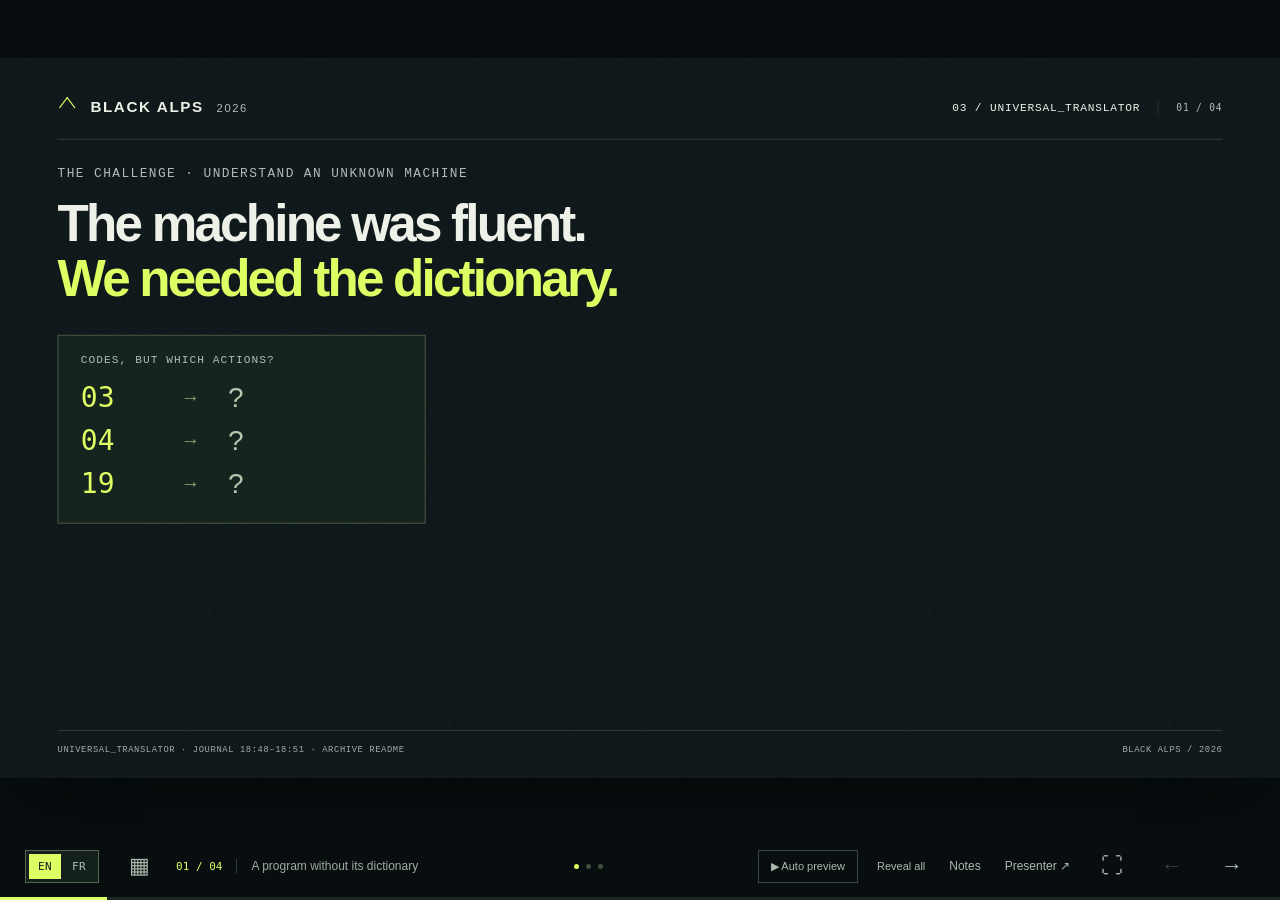
<file: chapters/universal_translator.html>
<!doctype html>
<html lang="en">
<head>
  <meta charset="utf-8">
  <meta name="viewport" content="width=device-width,initial-scale=1">
  <meta name="color-scheme" content="dark">
  <meta name="description" content="Black Alps 2026 — un récit animé et documenté du challenge driver_radio.">
  <title>universal_translator — Black Alps 2026</title>
  <link rel="icon" href="data:image/svg+xml,%3Csvg xmlns=&#x27;http://www.w3.org/2000/svg&#x27; viewBox=&#x27;0 0 40 40&#x27;%3E%3Crect width=&#x27;40&#x27; height=&#x27;40&#x27; fill=&#x27;%230c1416&#x27;/%3E%3Cpath d=&#x27;M5 31L20 6L35 31Z&#x27; fill=&#x27;none&#x27; stroke=&#x27;%23dcff63&#x27; stroke-width=&#x27;3&#x27;/%3E%3C/svg%3E">
  <style>/* Fully local. System typography; no external requests or dependencies. */
:root{--ink:#0d1719;--paper:#eceee3;--lime:#dcff63;--blue:#9bd8ed;--text:#eef1e8;--muted:#b0bcb5;--line:#34403e;--scale:1;color-scheme:dark;font-family:"Helvetica Neue",Helvetica,Arial,sans-serif;background:#080e10;color:var(--text)}
*{box-sizing:border-box}body{margin:0;overflow:hidden}button{font:inherit;color:inherit;cursor:pointer;background:none;border:none}button:focus-visible{outline:2px solid var(--lime);outline-offset:5px}button:disabled{opacity:.28;cursor:default}button:hover:not(:disabled){color:var(--lime)}[hidden]{display:none!important}::selection{background:var(--lime);color:var(--ink)}
#viewport{height:calc(100dvh - 64px);width:100vw;display:flex;align-items:center;justify-content:center;overflow:hidden}#stage{position:relative;width:1600px;height:900px;flex-shrink:0;transform:scale(var(--scale));transform-origin:center;box-shadow:0 30px 120px #0006;background:var(--ink)}
.slide{position:absolute;inset:0;padding:50px 72px 55px;overflow:hidden;background:var(--ink);isolation:isolate}.slide.active{animation:slide-enter .6s cubic-bezier(.2,.75,.2,1) both}.slide:before{content:"";position:absolute;inset:0;pointer-events:none;z-index:-1;background-image:url("data:image/svg+xml,%3Csvg viewBox='0 0 180 180' xmlns='http://www.w3.org/2000/svg'%3E%3Cfilter id='n'%3E%3CfeTurbulence type='fractalNoise' baseFrequency='.75' numOctaves='3' stitchTiles='stitch'/%3E%3C/filter%3E%3Cpath fill='%23fff' filter='url(%23n)' opacity='.18' d='M0 0h180v180H0z'/%3E%3C/svg%3E");opacity:.13}
.slide-top{display:flex;align-items:center;justify-content:space-between;padding-bottom:27px;border-bottom:1px solid var(--line);font-size:14px;letter-spacing:1.3px;margin-bottom:44px}.brand{display:flex;align-items:center;gap:12px;font-size:19px;font-weight:700;letter-spacing:2px}.brand b{font-weight:400;font-size:14px;color:var(--muted);margin-left:4px}.alps-mark{display:inline-block;width:24px;height:24px;border-left:2px solid var(--lime);border-top:2px solid var(--lime);transform:rotate(45deg) skew(8deg,8deg) scale(.7);margin-right:5px}.mono,.eyebrow,.small-label,.slide-foot,.label,.grid-caption,.artifact-caption{font-family:"SFMono-Regular",Consolas,"Liberation Mono",monospace}.sep{margin:0 14px;color:#667770}.eyebrow{font-size:16px;letter-spacing:1.8px;color:var(--muted);margin-bottom:24px;display:flex;gap:12px;align-items:center}.small-label{font-size:14px;letter-spacing:1.3px;color:var(--muted)}h1,h2,h3,p{margin:0}h2{font-size:68px;font-weight:550;line-height:1.06;letter-spacing:-3.5px}h2 em,h1 em{font-style:normal;color:var(--lime)}p{font-size:25px;line-height:1.42}.slide-foot{position:absolute;left:72px;right:72px;bottom:29px;border-top:1px solid var(--line);padding-top:18px;display:flex;justify-content:space-between;font-size:11px;letter-spacing:.75px;color:#a0ada7}.lime{color:var(--lime)}.blue{color:var(--blue)}code{font-family:"SFMono-Regular",Consolas,"Liberation Mono",monospace}.reveal{opacity:0;transform:translateY(20px);transition:opacity .55s ease,transform .65s cubic-bezier(.2,.75,.2,1);pointer-events:none}.reveal.shown{opacity:1;transform:translateY(0);pointer-events:auto}.live-dot{width:7px;height:7px;border-radius:50%;background:var(--lime);box-shadow:0 0 0 5px #dcff6312}
.cover .slide-top{position:relative;z-index:2}.cover-copy{position:relative;z-index:1;width:850px;padding-top:44px}.cover h1{font-size:137px;font-weight:800;letter-spacing:-8px;line-height:.91;margin:34px 0}.cover-copy>p{font-size:29px;line-height:1.4;color:#ccd6ce;margin-top:33px}.cover-chapter{display:flex;align-items:center;gap:22px;margin-top:49px}.cover-chapter>span{height:61px;width:61px;border:1px solid #68766d;display:grid;place-items:center;font-size:29px;font-weight:300}.cover-chapter small{display:block;font:11px monospace;letter-spacing:1.4px;color:var(--muted);margin-bottom:7px}.cover-chapter strong{font-size:23px;font-weight:500}.cover-chapter svg{width:54px;margin-left:30px;stroke:var(--lime);stroke-width:1.5;fill:none}.terrain{position:absolute;width:940px;height:900px;right:-70px;top:0;z-index:0}.terrain svg{width:100%;height:100%;overflow:visible}.terrain-caption{position:absolute;bottom:114px;right:120px;color:#9eaaa1;font-size:10px;letter-spacing:1px;writing-mode:vertical-rl}.map-label{fill:var(--lime);font:12px monospace;letter-spacing:2px}.muted-map{fill:#9aab9e}.summit-route{fill:none;stroke:var(--lime);stroke-width:2.3;stroke-dasharray:1200;stroke-dashoffset:1200;filter:drop-shadow(0 0 8px #dcff6333)}.active .summit-route{animation:route-draw 3.2s .35s ease forwards}.summit-dot{fill:var(--lime)}
.mission h2{margin-bottom:54px}.mission-layout{display:grid;grid-template-columns:1fr 1fr;gap:67px}.radio{background:#182426;border:1px solid #40514b;position:relative;padding:25px 32px;height:315px;box-shadow:9px 9px 0 #101b1d}.radio-top{font-size:13px;letter-spacing:1.2px;display:flex;justify-content:space-between;color:var(--muted)}.signal{color:var(--lime);letter-spacing:3px}.waveform{height:61px;display:flex;align-items:center;justify-content:center;gap:5px;margin:25px 0 15px}.waveform i{width:4px;background:#dcff63a0;height:var(--h);transform:scaleY(.4)}.active .waveform i{animation:wave-in 1s var(--delay) ease forwards}.radio-message{font-size:52px;letter-spacing:-2px;font-weight:550;text-align:center}.radio-bottom{display:flex;align-items:center;justify-content:space-between;border-top:1px solid #40514b;margin-top:31px;padding-top:19px;font-size:17px;color:var(--muted)}.radio-bottom .mono{font-size:11px}.flow-line{display:flex;gap:23px;align-items:flex-start;border-bottom:1px solid var(--line);padding:18px 0 23px;min-height:100px}.flow-line:first-child{padding-top:0}.flow-index{font:15px monospace;color:#91a49a;display:grid;place-items:center;border:1px solid #45564e;width:37px;height:37px;flex-shrink:0}.flow-index.accent{color:var(--lime);border-color:var(--lime)}.flow-line strong{font-size:28px;font-weight:500}.flow-line strong i{font:23px Georgia,serif;color:var(--blue)}.flow-line p{font-size:21px;color:var(--muted);margin-top:8px;line-height:1.3}.takeaway{display:flex;gap:42px;align-items:flex-start;margin-top:52px;padding-top:24px;border-top:2px solid var(--lime)}.takeaway>span{font:13px monospace;color:var(--lime);letter-spacing:1px;padding-top:8px}.takeaway p{font-size:28px;line-height:1.35}.takeaway strong{color:var(--lime);font-weight:500}
.nonce .slide-top{margin-bottom:36px}.nonce .eyebrow{margin-bottom:31px}.nonce-layout{display:grid;grid-template-columns:1fr 1fr;gap:80px}.nonce h2{font-size:63px}.big-number{font-size:199px;line-height:.95;letter-spacing:-15px;font-weight:650;color:var(--lime);margin-top:17px;position:relative}.big-number>span{display:inline-block;font:12px/1.5 monospace;letter-spacing:1px;max-width:130px;margin-left:24px;color:var(--muted)}.nonce-code{display:block;font-size:29px;margin:23px 0 12px;letter-spacing:-1px}.nonce-code b{color:var(--lime);font-weight:400}.subcopy{font-size:20px;color:var(--muted)}.nonce-visual{padding-top:7px}.grid-caption{font-size:12px;letter-spacing:1px;display:flex;justify-content:space-between;margin-bottom:19px;color:var(--muted)}#nonce-grid{display:grid;grid-template-columns:repeat(17,1fr);gap:6px}#nonce-grid i{aspect-ratio:1;background:#26382f;border:1px solid #64865055;transition:background .5s,border-color .5s}.nonce.scan #nonce-grid i{animation:nonce-scan 1s calc(var(--i)*4ms) both}.nonce.scan #nonce-grid{border-color:var(--lime)}.nonce-check{display:flex;gap:20px;margin-top:28px}.round-icon{border:1px solid var(--lime);color:var(--lime);border-radius:50%;width:43px;height:43px;flex-shrink:0;text-align:center;font-size:29px}.nonce-check strong{font-size:24px;font-weight:500}.nonce-check p{font-size:20px;color:var(--muted);margin:7px 0 9px}.nonce-check code{font-size:20px;color:var(--lime)}.bottom-band{position:absolute;left:72px;right:72px;bottom:109px;display:flex;gap:25px;align-items:center;padding-top:25px;border-top:1px solid var(--line)}.bottom-band .label{font-size:12px;width:160px;flex-shrink:0;color:var(--muted);line-height:1.5}.bottom-band p{font-size:23px;flex:1}.bottom-band strong{font-weight:500;color:var(--lime)}.evidence-button{font:12px monospace;letter-spacing:.4px;border:1px solid #66766c;padding:13px 18px;white-space:nowrap}.evidence-button:hover{background:#dcff6311;border-color:var(--lime)}
.light{--line:#c1c9b9;--muted:#52614e;background:var(--paper);color:#1b2a21;color-scheme:light}.light .slide-top{margin-bottom:36px}.light .alps-mark{border-color:#456224}.light h2 em{color:#52712e}.light .slide-foot{color:#53604f}.pivot h2{font-size:70px;line-height:1.08}.pivot-layout{display:grid;grid-template-columns:430px 110px 1fr;gap:28px;margin-top:48px;align-items:start}.abandoned h3{font-size:31px;font-weight:450;line-height:1.2;letter-spacing:-.7px;margin:18px 0 17px;color:#6a7663}.abandoned p{font-size:21px;color:#6a7663}.strike-label{font:11px monospace;letter-spacing:.5px;color:#52604b;margin-top:23px;display:inline-block;text-decoration:line-through;text-decoration-thickness:1px}.pivot-arrow{font-size:95px;font-weight:200;color:#577637;line-height:1.3;margin-top:50px}.message-candidates .small-label{margin-bottom:17px}.template{display:flex;gap:17px;align-items:center;border-bottom:1px solid #c4cdbb;padding:15px 0}.template>span{font:12px monospace;color:#647859}.template code{font-size:20px;letter-spacing:-.6px}.template b{color:#3a6621;font-weight:500}.message-candidates>p{font-size:16px;color:#596a50;margin-top:14px}.pivot-insight{position:absolute;left:72px;right:72px;bottom:108px;display:flex;align-items:center;gap:35px;border-top:2px solid #607d3c;padding-top:25px}.pivot-insight>strong{font-size:88px;letter-spacing:-5px;font-weight:550;color:#45672a;white-space:nowrap}.pivot-insight>div>span{font:13px monospace;letter-spacing:1px;color:#52614e}.pivot-insight p{font-size:24px;line-height:1.3;margin-top:10px}.insight-end{margin-left:auto;border-left:1px solid #a5b397;padding-left:35px;font-size:24px;line-height:1.3;color:#4e6836}
.recovery .slide-top{margin-bottom:34px}.recovery .eyebrow{margin-bottom:20px}.recovery h2{font-size:62px}.ingredient-row{display:flex;align-items:center;gap:40px;margin-top:36px;border-bottom:1px solid var(--line);padding-bottom:27px}.ingredient-row>div{display:flex;align-items:center;gap:20px}.ingredient-symbol{font:italic 42px Georgia,serif;min-width:55px}.ingredient-row>div>span:last-child{font-size:21px;color:var(--muted);max-width:290px}.math-join{color:#697f70;font-size:28px}.equation-row{display:flex;align-items:center;gap:35px;padding:34px 0}.equation-label{font:12px/1.7 monospace;color:var(--muted);letter-spacing:.8px;min-width:180px}.equation{font:50px Georgia,serif;letter-spacing:1px;flex:1}.equation sup{font-size:28px}.equation small{font:22px monospace;color:var(--muted);margin-left:12px}.private{background:var(--lime);padding:2px 20px 7px;color:var(--ink)}.key-tag{font-size:20px;color:var(--muted);line-height:1.3;border-left:1px solid var(--line);padding-left:25px}.key-tag b{font-weight:400;color:var(--lime)}.verify-row{display:flex;align-items:center;gap:33px;padding:24px 27px;border:1px solid #506641;background:#17251c}.verify-formula{font:33px Georgia,serif;white-space:nowrap}.verify-formula b{font-weight:400;color:var(--lime);font-size:26px;padding:0 8px}.verify-row>div{flex:1}.verify-row strong{font-size:23px;font-weight:500}.verify-row p{font-size:18px;color:var(--muted);margin-top:7px}.verify-row .evidence-button{font-size:11px}.recovery-conclusion{margin-top:26px;display:flex;align-items:center;gap:20px}.checkmark{font-size:27px;color:var(--lime)}.recovery-conclusion p{font-size:24px}.recovery-conclusion strong{font-weight:500;color:var(--lime)}.recovery-conclusion .mono{margin-left:auto;color:var(--lime);font-size:14px}
.payoff-layout{display:grid;grid-template-columns:620px 1fr;gap:65px;margin-top:55px}.payoff .eyebrow{font-size:12px}.payoff h2{font-size:78px}.score{font-size:157px;line-height:1.1;letter-spacing:-10px;font-weight:550;color:var(--lime);margin-top:20px}.score span{font-size:88px;letter-spacing:-5px;color:#637467;font-weight:300;margin-left:10px}.score-label{font-size:13px;letter-spacing:2px;color:var(--muted);margin:5px 0 22px}#pilot-grid{display:grid;grid-template-columns:repeat(11,1fr);gap:7px;width:560px}#pilot-grid span{height:29px;border:1px solid #506849;text-align:center;font:12px/29px monospace;background:#253822;color:var(--lime)}.active #pilot-grid span{animation:pilot-in .45s calc(var(--i)*55ms) both}.result-proof{padding-top:20px}.result-proof>.small-label{display:block;margin-bottom:18px}.image-button{display:block;width:100%;padding:0;transition:transform .3s;border:1px solid #4a554d;background:#171817}.image-button:hover{transform:translateY(-3px)}.image-button img{width:100%;display:block}.artifact-caption{display:flex;justify-content:space-between;font-size:10px;letter-spacing:.6px;color:var(--muted);margin-top:12px}.source-excerpt{font-size:27px;line-height:1.3;letter-spacing:-.8px;margin-top:35px;color:var(--lime)}.result-credit{font-size:15px;color:var(--muted);margin-top:20px;line-height:1.7}.result-credit code{font-size:13px}.final-lesson{position:absolute;bottom:111px;left:72px;right:72px;display:flex;align-items:flex-start;gap:48px;border-top:2px solid var(--lime);padding-top:27px}.final-lesson>span{font:13px monospace;color:var(--lime);padding-top:8px}.final-lesson p{font-size:30px;line-height:1.3;letter-spacing:-.4px}.final-lesson strong{font-weight:500;color:var(--lime)}
.roadmap .slide-top{margin-bottom:50px}.roadmap-layout{display:grid;grid-template-columns:480px 1fr;gap:90px}.roadmap h2{font-size:80px;line-height:1.01}.roadmap-intro>p{font-size:20px;color:var(--muted);margin-top:28px}.sample-stamp{font:12px monospace;letter-spacing:1px;display:inline-block;border:1px solid #607153;padding:13px 18px;margin-top:30px;color:var(--lime)}.chapter-list>div{display:flex;align-items:center;border-bottom:1px solid var(--line);padding:22px 0;gap:25px;min-height:96px}.chapter-list>div:first-child{padding-top:0}.chapter-list>div>span{font:13px monospace;color:var(--lime)}.chapter-list h3{font-size:25px;font-weight:450;letter-spacing:-.5px}.chapter-list small{display:block;font-size:18px;color:var(--muted);font-weight:400;margin-top:8px;letter-spacing:0}.chapter-list b{margin-left:auto;font:10px monospace;color:var(--muted);letter-spacing:.8px}
.controls{position:fixed;bottom:4px;left:0;right:0;height:60px;display:flex;align-items:center;justify-content:space-between;padding:0 25px;background:#080e10;gap:20px;z-index:5;font-size:12px}.controls-left,.controls-right{display:flex;align-items:center;gap:14px}.controls button{padding:8px 5px;color:#abb8ad;white-space:nowrap}.controls #next-btn,.controls #prev-btn,.controls #fullscreen-btn,.controls #overview-btn{font-size:22px;padding:6px 12px}#slide-counter{font:11px monospace;color:var(--lime)}#slide-name{color:#9fac9f;font-size:12px;border-left:1px solid #314032;padding-left:14px;max-width:250px;white-space:nowrap;overflow:hidden;text-overflow:ellipsis}.controls #play-btn{border:1px solid #3b4a3b;padding:9px 12px;font-size:11px}.step-dots{display:flex;gap:7px}.step-dots i{width:5px;height:5px;border-radius:50%;background:#40503f}.step-dots i.done{background:var(--lime)}.progress{position:fixed;bottom:0;height:3px;width:100%;background:#1d281f;z-index:6}#progress-fill{height:100%;width:0;background:var(--lime);transition:width .45s ease}.keyboard-hint{position:fixed;left:50%;bottom:82px;transform:translateX(-50%);padding:12px 21px;border:1px solid #68765c;background:#111c18ee;color:#dce9cd;font:10px monospace;letter-spacing:1px;z-index:4;animation:hint-out 1s 10s forwards;pointer-events:none;white-space:nowrap}.keyboard-hint span{padding:0 15px;color:#899879}
#notes-panel{position:fixed;right:0;top:0;bottom:64px;width:min(560px,95vw);background:#f0f1e8;color:#18231b;z-index:10;overflow-y:auto;padding:42px 36px;box-shadow:-20px 0 60px #0005;font-size:17px;color-scheme:light}.close-btn{position:absolute;right:20px;top:14px;font-size:33px;font-weight:300;line-height:1;padding:5px 9px}.close-btn:hover{color:#79a22b!important}.notes-warning{font:10px/1.7 monospace;color:#536047;border-bottom:1px solid #a5b695;padding-bottom:20px;margin:10px 0 25px}.notes-body h2{font-size:29px;letter-spacing:-1px;line-height:1.1;margin:15px 0 20px}.notes-body h3{font-size:13px;letter-spacing:1px;margin:26px 0 10px;text-transform:uppercase;color:#4e673b}.notes-body p,.notes-body li{font-size:17px;line-height:1.55;margin:10px 0}.notes-body ul{padding-left:22px}.notes-body .cue{font-size:13px;font-family:monospace;color:#4b623a;border:1px solid #bdc9ae;padding:12px;background:#e6ebda}.notes-body code{font-size:.85em;overflow-wrap:anywhere}.notes-body .note-source{font-size:12px;color:#52624b;overflow-wrap:anywhere}.notes-body .gap{background:#e7e7d9;border-left:3px solid #839268;padding:10px 15px;font-size:14px}.notes-body a{color:#446322}
dialog{width:min(1250px,94vw);max-height:92dvh;padding:42px;border:1px solid #4c5a4e;background:#121d1b;color:var(--text);box-shadow:0 30px 100px #0009}dialog::backdrop{background:#020806d9;backdrop-filter:blur(8px)}dialog h2{font-size:32px;letter-spacing:-1px;margin-bottom:25px}#evidence-image{display:block;max-width:100%;max-height:60dvh;object-fit:contain;margin:auto;background:#171817}#evidence-caption{font-size:15px;color:#b8c6b6;margin-top:20px;line-height:1.6;white-space:pre-line}#overview-list{display:grid;grid-template-columns:1fr 1fr;gap:15px;margin:30px 0}#overview-list button{text-align:left;border:1px solid #475440;padding:25px;display:flex;gap:25px;font-size:23px;align-items:center}#overview-list button span{font:14px monospace;color:var(--lime)}#overview-list button.current{background:#263420;border-color:var(--lime)}#overview-dialog>p{font:12px/1.8 monospace;color:#a6b89a}
@keyframes slide-enter{from{opacity:0;transform:translateY(12px)}to{opacity:1;transform:translateY(0)}}@keyframes route-draw{to{stroke-dashoffset:0}}@keyframes wave-in{to{transform:scaleY(1)}}@keyframes nonce-scan{0%{background:#26382f}45%{background:#dcff63;border-color:#dcff63}100%{background:#4a6231;border-color:#9bb854}}@keyframes pilot-in{from{opacity:0;transform:translateY(8px)}to{opacity:1;transform:translateY(0)}}@keyframes hint-out{to{opacity:0;visibility:hidden}}
#nonce-grid i{aspect-ratio:auto;height:18px}
@media(max-width:1000px){#slide-name{display:none}.controls{padding:0 12px;gap:8px}.controls-left,.controls-right{gap:6px}.controls button{font-size:11px}.step-dots{display:none}}@media(max-width:600px){.controls{height:58px}.controls #presenter-btn{display:none}.controls #play-btn{font-size:0;border:0;padding:6px}.controls #play-btn:before{content:'▶';font-size:16px}.controls #fullscreen-btn{display:none}#slide-counter{font-size:10px}.controls-left,.controls-right{gap:5px}#overview-list{grid-template-columns:1fr}#overview-list button{padding:15px;font-size:17px}.keyboard-hint{font-size:8px;bottom:75px;padding:10px}.keyboard-hint span{padding:0 5px}}
@media(prefers-reduced-motion:reduce){*,*:before,*:after{animation-duration:.001ms!important;animation-delay:0ms!important;transition-duration:.001ms!important}.summit-route{stroke-dashoffset:0}.waveform i{transform:scaleY(1)}}
body.reduce-motion *,body.reduce-motion *:before{animation-duration:.001ms!important;animation-delay:0ms!important;transition-duration:.001ms!important}body.reduce-motion .summit-route{stroke-dashoffset:0}body.reduce-motion .waveform i{transform:scaleY(1)}
@page{size:1600px 900px;margin:0}@media print{body{overflow:visible;background:var(--ink);-webkit-print-color-adjust:exact;print-color-adjust:exact}#viewport{display:block;width:1600px;height:auto;overflow:visible}#stage{transform:none!important;box-shadow:none;width:1600px;height:auto}.slide,.slide[hidden]{position:relative!important;display:block!important;width:1600px;height:900px;page-break-after:always;break-after:page;animation:none!important}.slide:last-child{page-break-after:auto;break-after:auto}.reveal{opacity:1!important;transform:none!important}.summit-route{stroke-dashoffset:0}.waveform i{transform:none}.controls,.progress,.keyboard-hint,#notes-panel,dialog,noscript{display:none!important}.evidence-button{visibility:hidden}*{animation:none!important;transition:none!important}#pilot-grid span{opacity:1!important;transform:none!important}}

@media print{.slide:before{display:none!important}}

.teaching h2{font-size:66px}.teaching .slide-top{margin-bottom:34px}.teaching .eyebrow{margin-bottom:20px}.teaching .slide-foot>span:first-child{max-width:1250px;white-space:nowrap;overflow:hidden;text-overflow:ellipsis}.two-up{display:grid;grid-template-columns:1fr 1fr;gap:70px;margin-top:40px}.file-panel{border:1px solid #53634e;background:#172320;padding:30px}.file-panel h3{font:29px monospace;margin:15px 0;color:var(--lime)}.file-panel pre{font:22px/1.7 monospace;color:#bacab4;margin:20px 0}.file-panel p{font-size:14px;color:var(--muted)}.numbers-explain{padding-top:5px}.stat-line{display:flex;align-items:center;gap:35px;margin-bottom:22px}.stat-line strong{font-size:78px;font-weight:500;letter-spacing:-4px;min-width:150px;color:var(--lime)}.stat-line span{font-size:28px}.numbers-explain>p{font-size:23px;color:var(--muted);line-height:1.45;margin-top:25px}.lesson-band{position:absolute;bottom:104px;left:72px;right:72px;border-top:2px solid var(--lime);padding-top:25px;display:flex;align-items:flex-start;gap:35px}.lesson-band>span{font:12px/1.5 monospace;color:var(--lime);width:170px;padding-top:8px;flex-shrink:0}.lesson-band>p{font-size:28px;line-height:1.3;max-width:1200px}.lesson-band strong{font-weight:500;color:var(--lime)}.dictionary-flow{display:flex;align-items:center;gap:55px;margin-top:40px}.token-tile{width:260px;height:240px;border:1px solid #5d7151;background:#19271e;display:flex;flex-direction:column;align-items:center;justify-content:center}.token-tile>span{font:11px monospace;color:var(--muted);letter-spacing:1px}.token-tile strong{font-size:100px;color:var(--lime);letter-spacing:-5px}.token-tile small{color:var(--muted);font-size:19px}.large-arrow{font-size:65px;font-weight:200;color:var(--lime)}.lookup-table{flex:1}.lookup-table>.small-label{margin-bottom:16px}.dictionary-row{padding:15px 24px;display:flex;gap:35px;align-items:center;border-bottom:1px solid var(--line);color:var(--muted)}.dictionary-row.selected{border:1px solid #9cbe61;background:#2c3f26;color:var(--lime)}.dictionary-row b{font:29px monospace;width:80px}.dictionary-row>span{font:13px monospace}.vector-bars{height:28px;width:310px;background:repeating-linear-gradient(90deg,#c9e8a4 0 5px,transparent 5px 9px,#71885c 9px 12px,transparent 12px 16px,#aacd7f 16px 22px,transparent 22px 29px);opacity:.8}.vector-bars.alternate{opacity:.3}.vector-bars.third{opacity:.45;transform:scaleY(.75)}.lookup-table>p{font-size:13px;color:var(--muted);margin-top:14px}.position-strip{display:flex;align-items:center;gap:25px;margin-top:30px;border-top:1px solid var(--line);padding-top:27px}.position-strip strong{font-size:22px;font-weight:400}.position-tag{border:1px dashed #92a67a;padding:15px 20px;font:13px monospace;color:var(--blue)}.position-strip p{font-size:18px;color:var(--muted);max-width:280px}.reverse-flow{display:flex;gap:24px;align-items:flex-start;margin-top:55px}.reverse-step{flex:1}.step-number{font:14px monospace;border:1px solid #9aae87;padding:9px 13px;display:inline-block;color:#546f38}.reverse-step h3{font-size:27px;font-weight:500;letter-spacing:-.6px;margin:22px 0}.vector-stack{height:130px;display:flex;flex-direction:column;gap:9px}.vector-stack>div{background:#dae5c8;border:1px solid #95ab78;padding:15px;font:15px monospace;color:#3d5828}.vector-stack>.position-component{background:#e6e8df;border:1px dashed #9ea88f;color:#5d6e50}.vector-stack>.removed{text-decoration:line-through;opacity:.35}.reverse-step p{font-size:21px;margin-top:20px;color:#536249;line-height:1.35}.flow-arrow{font-size:44px;color:#68814c;margin-top:143px}.found-token{height:130px;background:#dce9c7;border:1px solid #90aa6d;font-size:80px;display:flex;align-items:center;justify-content:space-around;color:#416321}.found-token span{font-size:40px}.light .lesson-band{border-color:#607d3c}.light .lesson-band>span,.light .lesson-band strong{color:#486b2d}.token-sequence{display:flex;gap:10px;margin:30px 0 20px}.token-sequence span{font:23px monospace;background:#263721;padding:10px 17px;border:1px solid #62794c;color:var(--lime)}.flag-line{font:31px monospace;color:var(--lime);margin:18px 0 22px;overflow-wrap:anywhere}.embedding-proof{display:grid;grid-template-columns:830px 1fr;grid-template-rows:auto auto;gap:0 40px;align-items:center}.embedding-proof>.proof-image{grid-column:1;grid-row:1}.embedding-proof>.artifact-caption{grid-column:1;grid-row:2}.embedding-proof>div:last-child{grid-column:2;grid-row:1}.embedding-proof strong{font-size:57px;color:var(--lime);font-weight:400}.embedding-proof p{font-size:21px;margin:15px 0;color:var(--muted)}.embedding-proof small{font-size:15px;color:var(--muted)}.embedding-proof img{max-height:250px;object-fit:contain}.light .small-label{color:#596c49}

.drv-slide h2{font-size:64px}.drv-order{display:flex;align-items:center;gap:32px;margin:34px 0 27px;padding:21px 0;border-bottom:1px solid var(--line)}.drv-order>span{font:12px monospace;color:var(--muted);letter-spacing:1px}.drv-order>strong{font-size:49px;font-weight:550;letter-spacing:-2px;color:var(--lime)}.drv-order>small{font-size:22px;color:var(--muted);margin-left:auto}.drv-signature-route{display:flex;align-items:center;gap:24px;margin-top:34px}.drv-signature-route>div{flex:1;min-width:0}.drv-signature-route>div>span{font:11px monospace;color:var(--muted);letter-spacing:.8px}.drv-signature-route h3{font-size:35px;font-weight:500;margin:15px 0;color:var(--lime)}.drv-signature-route .drv-public h3{color:var(--blue)}.drv-signature-route p{font-size:22px;color:var(--muted);line-height:1.4}.drv-signature-route>b{font-size:37px;color:#8ea475;font-weight:300}.drv-stamp{height:125px;border:1px solid #8caa61;border-radius:100%;display:flex;flex-direction:column;align-items:center;justify-content:center;gap:12px;color:var(--lime);max-width:320px}.drv-stamp>strong{font-size:23px;font-weight:400}.drv-nonce-layout{display:grid;grid-template-columns:510px 1fr;gap:58px;margin-top:23px}.drv-huge{font-size:156px;line-height:.95;letter-spacing:-10px;color:var(--lime);font-weight:550;display:block}.drv-nonce-caption h3{font-size:25px;font-weight:500;margin:15px 0 8px}.drv-nonce-caption>p{font-size:22px;color:var(--muted);line-height:1.35}.drv-distinction{font-size:17px;line-height:1.4;color:var(--muted);border-left:2px solid #7b9559;padding-left:18px;margin-top:19px}.drv-distinction strong{font-weight:500;color:var(--text)}.drv-nonce-caption .evidence-button{margin-top:20px;padding:10px 14px}.drv-search>.small-label{margin:3px 0 16px}.drv-number-grid{display:grid;grid-template-columns:repeat(17,1fr);gap:4px}.drv-number-grid i{height:15px;text-align:center;font:8px/15px monospace;background:#263921;color:#a0b184;font-style:normal;border-bottom:1px solid #68864c}.drv-search-rule{display:flex;gap:20px;padding:15px 0;border-bottom:1px solid var(--line);margin-top:6px;align-items:center}.drv-search-rule>span{font:11px monospace;color:var(--lime);width:83px;flex-shrink:0}.drv-search-rule>b{font-size:19px;font-weight:400;line-height:1.3}.drv-pivot{display:grid;grid-template-columns:360px 1fr;gap:65px;margin-top:34px}.drv-clock{position:relative;padding-top:6px}.drv-clock-face{position:absolute;right:15px;top:22px;width:70px;height:70px;border:1px solid #acb7a0;border-radius:50%;opacity:.65}.drv-clock-face i{position:absolute;width:1px;height:24px;background:#70875b;left:34px;top:10px}.drv-clock-face b{position:absolute;width:24px;height:1px;background:#70875b;left:34px;top:34px;transform:rotate(25deg);transform-origin:left}.drv-clock h3{font-size:27px;font-weight:450;line-height:1.3;margin:29px 0 20px;color:#69765e}.drv-clock>p{font-size:18px;color:#69765e;text-decoration:line-through}.drv-templates>.small-label{display:block;margin-bottom:13px}.drv-templates>div{display:flex;gap:26px;align-items:center;padding:17px 0;border-bottom:1px solid #bcc8ad}.drv-templates>div>b{font:11px monospace;color:#62784d;width:50px;flex-shrink:0}.drv-templates code{font-size:21px;letter-spacing:-.7px}.drv-templates em{font-style:normal;color:#496f2a}.drv-templates>p{font-size:19px;color:#657855;margin-top:16px}.drv-candidate-count{display:flex;align-items:center;gap:31px;margin-top:27px}.drv-candidate-count>strong{font-size:76px;letter-spacing:-4px;color:#4f742d;font-weight:500;line-height:1}.drv-candidate-count>div>b{font:12px monospace;letter-spacing:1px;color:#50663d}.drv-candidate-count p{font-size:21px;margin-top:9px;color:#526444}.drv-ingredients{display:flex;align-items:center;gap:24px;margin-top:33px;border-bottom:1px solid var(--line);padding-bottom:22px}.drv-ingredients>div{flex:1}.drv-ingredients>div>span{font:12px monospace;color:var(--lime)}.drv-ingredients h3{font-size:24px;font-weight:500;margin:10px 0}.drv-ingredients p{font-size:18px;color:var(--muted)}.drv-ingredients>b{font-size:25px;font-weight:300;color:#718966;align-self:center}.drv-check-route{position:relative;text-align:center;margin-top:23px}.drv-check-label{font:11px monospace;color:var(--muted);display:block;letter-spacing:1px}.drv-check-route>strong{display:block;font-size:32px;font-weight:500;color:var(--lime);margin-top:9px}.drv-check-arrow{display:block;font-size:30px;color:#8aa96a;line-height:1.1;margin:7px 0}.drv-validation{padding:17px 25px;border:1px solid #6c8750;background:#1c2b1b;display:flex;gap:35px;align-items:center;text-align:left}.drv-validation>span{font:11px/1.5 monospace;color:#b0c599;width:260px;flex-shrink:0}.drv-validation>div{display:flex;align-items:center;gap:16px;font-size:21px}.drv-validation b{font:12px monospace;color:var(--lime)}.drv-validation i{width:1px;height:25px;background:#68824b;margin:0 10px}.drv-confirmed{display:flex;gap:25px;align-items:center;margin-top:18px}.drv-confirmed>strong{font-size:36px;font-weight:500;color:var(--lime)}.drv-confirmed>span{font-size:18px;color:var(--muted);line-height:1.35}.drv-confirmed>.evidence-button{margin-left:auto;padding:10px 14px;font-size:11px}.drv-finish{display:grid;grid-template-columns:510px 1fr;gap:55px;margin-top:32px}.drv-score>strong{font-size:123px;font-weight:500;letter-spacing:-8px;line-height:1.05;color:var(--lime)}.drv-score>strong>span{font-size:66px;color:#849575;letter-spacing:-4px}.drv-score>p{font-size:22px;color:var(--muted);margin:10px 0 23px}.drv-pilots{display:grid;grid-template-columns:repeat(11,1fr);gap:5px}.drv-pilots span{font:11px/24px monospace;height:25px;text-align:center;background:#2a3d23;color:var(--lime);border:1px solid #67814e}.drv-run-label{font:9px monospace;letter-spacing:.8px;color:var(--muted);margin-top:14px}.drv-final-proof img{height:236px;object-fit:contain}.drv-final-proof>p{font-size:18px;color:var(--muted);line-height:1.4;margin-top:15px}.drv-file-chain{display:flex;gap:25px;align-items:center;margin-top:25px;border-top:1px solid var(--line);padding-top:18px}.drv-file-chain>span{font:12px monospace;letter-spacing:.5px;color:var(--muted)}.drv-file-chain>b{font-size:21px;color:var(--lime);font-weight:300}
/* Keep all explanatory content above the fixed takeaway at y≈733. */
.drv-huge{font-size:142px}.drv-number-grid{gap:3px}.drv-number-grid i{height:12px;font-size:7px;line-height:12px}.drv-search-rule{padding:12px 0}.drv-final-proof img{height:216px}.drv-final-proof>p{margin-top:12px}.drv-file-chain{margin-top:18px;padding-top:15px}

.emb-math{margin-top:35px;display:grid;gap:13px}.emb-math-row{display:grid;grid-template-columns:210px 295px 55px 295px 1fr;align-items:center;gap:28px;padding:17px 24px;border-bottom:1px solid #bbc8ac}.emb-math-row span{font-size:21px;color:#536249}.emb-math-row code{font:32px monospace;text-align:center}.emb-math-row b{font-size:36px;font-weight:400;text-align:center;color:#496d2b}.emb-math-row .emb-highlight{background:#dbe8c5;border:1px solid #91a76d;padding:12px 0;color:#36541c}.emb-example-label{font:14px monospace;color:#5a6e48;margin:21px 24px}.emb-comparison{display:grid;grid-template-columns:1fr 1fr;gap:60px;margin-top:50px}.emb-comparison>div{padding:25px 30px;border-top:1px solid var(--line)}.emb-comparison strong{display:block;font-size:64px;font-weight:500;letter-spacing:-3px;margin:18px 0;color:var(--lime)}.emb-comparison p{font-size:23px;line-height:1.5;color:var(--muted)}.emb-distance{height:7px;background:#334133;margin-top:25px}.emb-distance i{display:block;height:7px;width:var(--length);background:#9bac8e;transform-origin:left;transition:transform 900ms ease}.emb-distance.corrected i{background:var(--lime)}.reveal:not(.shown) .emb-distance i{transform:scaleX(0)}.emb-verdict{display:flex;align-items:center;gap:30px;padding:25px 30px;font-size:23px}.emb-verdict b{color:var(--lime)}
.file-panel pre{line-height:1.5}.emb-comparison{margin-top:35px}.emb-verdict{padding-top:20px;padding-bottom:20px}

.payoff h2{font-size:68px}

.idp-slide h2{font-size:62px}.idp-doors{display:grid;grid-template-columns:1fr 1.2fr;gap:50px;margin-top:36px}.idp-door{min-height:306px;border:1px solid #4a5b45;padding:26px 32px;background:#14201c}.idp-door h3{font-size:25px;font-weight:500;margin:22px 0 13px}.idp-door p{font-size:22px;color:var(--muted);line-height:1.35}.idp-icon{height:112px;display:flex;align-items:center;font:80px monospace;color:#819575;letter-spacing:12px}.idp-idcard{height:112px;display:flex;flex-direction:column;justify-content:center;gap:9px;border-left:3px solid var(--lime);padding-left:24px;margin-top:15px}.idp-idcard>span{font:11px monospace;color:var(--muted);letter-spacing:1px}.idp-idcard>b{font-size:30px;color:var(--lime);font-weight:500}.idp-idcard>small{font-size:18px;color:var(--muted)}.idp-social{border-color:#92ad5c}.idp-attempts{margin-top:35px}.idp-attempts>div{display:flex;align-items:center;gap:28px;border-bottom:1px solid var(--line);padding:18px 0}.idp-cross{font-size:43px;font-weight:200;color:#afbb9d;width:40px}.idp-attempts h3{font-size:26px;font-weight:500}.idp-attempts p{font-size:21px;color:var(--muted);margin-top:5px}.idp-result{margin-left:auto;font:12px monospace;letter-spacing:1px;color:#a1b38d;border:1px solid #4c5e3c;padding:12px 18px}.idp-switch{display:flex;align-items:center;gap:32px;margin-top:28px;padding:22px 28px;background:#23341e;border:1px solid #6f8b4b}.idp-switch>span:first-child{font:11px/1.6 monospace;color:#b9cc9f;max-width:105px;letter-spacing:1px}.idp-switch>strong{font:55px monospace;color:var(--lime);font-weight:400}.idp-switch p{font-size:23px;line-height:1.3}.idp-switch b{font-weight:500;color:var(--lime)}.idp-switch-arrow{font-size:40px;color:var(--lime);margin:0 15px}.idp-chain{display:flex;align-items:flex-start;gap:24px;margin-top:50px}.idp-chain>div{flex:1;min-width:0}.idp-chain h3{font-size:26px;font-weight:500;margin:20px 0 20px;letter-spacing:-.6px}.idp-contact{font-size:23px;padding:21px 17px;border:1px solid #9aaa8a;background:#e0e8d3;line-height:1.4;min-height:118px}.idp-contact small{display:block;font-size:17px;margin-top:9px;color:#586e43}.idp-chain p{font-size:21px;color:#5c6c4f;line-height:1.4;margin-top:20px}.idp-chain-arrow{font-size:44px;color:#68834c;margin-top:136px}.idp-identifier{border:1px solid #6b8c43;background:#d6e8bd;color:#416222;font:38px monospace;padding:20px 16px;min-height:118px}.idp-identifier small{display:block;font:12px monospace;margin-top:14px;letter-spacing:.5px}.idp-success-flow{display:flex;align-items:center;gap:25px;margin-top:36px}.idp-success-flow>span{padding:16px 23px;border:1px solid #4e6640;font-size:24px}.idp-success-flow>b{font-size:30px;font-weight:300;color:var(--lime)}.idp-success-flow>.idp-admin{color:var(--lime);background:#293c20;font:27px monospace;border-color:#a6c467}.idp-record{margin-top:28px;padding:22px 30px;border:1px solid var(--line);background:#16211d}.idp-record>div{display:flex;gap:40px;align-items:center;margin-top:19px}.idp-record code{font-size:19px;width:180px;color:#a5b994}.idp-record strong{font-size:24px;font-weight:500;color:var(--lime)}.idp-record p{font-size:16px;color:var(--muted);margin-top:18px}.idp-flag{font:25px/1.4 monospace;color:var(--lime);margin-top:25px;letter-spacing:-.3px;overflow-wrap:anywhere}

/* Keep the two-entry diagram above the fixed takeaway band. */
.idp-doors{margin-top:32px}.idp-door{min-height:0;height:326px;padding:22px 28px}.idp-icon{height:82px;font-size:64px}.idp-idcard{height:90px;margin-top:12px}.idp-door h3{margin:18px 0 12px;font-size:24px}.idp-door p{font-size:21px}.idp-idcard>b{font-size:27px}

/* Experiments reveal the identity rule, one observation at a time. */
.idp-experiment-table{margin-top:30px}.idp-experiment-table>.idp-experiment-head{font:11px monospace;letter-spacing:1px;color:var(--muted);padding:0 0 12px;border-bottom:1px solid var(--line);display:grid;grid-template-columns:1.2fr 1fr;gap:40px}.idp-experiment-table>div:not(.idp-experiment-head){display:grid;grid-template-columns:1.2fr 1fr;gap:40px;align-items:center;padding:18px 0;border-bottom:1px solid var(--line)}.idp-experiment-table>div>div{display:flex;gap:21px;align-items:flex-start}.idp-experiment-table b{font:12px monospace;color:var(--lime);margin-top:7px;width:25px;flex-shrink:0}.idp-experiment-table>div>div>span{font-size:24px}.idp-experiment-table small{display:block;font-size:17px;color:var(--muted);margin-top:8px}.idp-experiment-table p{font-size:22px;color:var(--muted);display:flex;gap:20px;align-items:center}.idp-experiment-table p i{font-style:normal;font-size:26px}.idp-experiment-table .idp-confirm{color:var(--lime)}.idp-sub-definition{margin-top:22px;display:flex;gap:24px;align-items:center}.idp-sub-definition>strong{font:40px monospace;color:var(--lime)}.idp-sub-definition>span{font-size:19px;color:var(--muted);line-height:1.4}.idp-footer-clue{border-top:4px solid #69854d;background:#e1e8d7;position:relative}.idp-footer-clue:after{content:'PIED DE PAGE · INDICE REPRÉSENTÉ';position:absolute;bottom:-16px;right:0;font:8px monospace;letter-spacing:.5px;color:#6b7d59}.idp-admin small{display:block;font:8px monospace;letter-spacing:.8px;margin-top:7px;color:#c2da9e}.idp-success-flow>.idp-admin{padding-top:12px;padding-bottom:12px}

.language-switch{display:inline-flex;align-items:center;gap:2px;border:1px solid #53664b;padding:3px;background:#14201e;color:#b4c0ac;flex-shrink:0}.language-switch button{padding:6px 9px!important;font:11px monospace!important;letter-spacing:.4px;border:0;cursor:pointer;background:transparent;color:#b4c0ac}.language-switch button[aria-pressed="true"]{background:#dcff63;color:#14201e!important}.language-switch button:focus-visible{outline:2px solid #dcff63;outline-offset:3px}.language-switch button:hover{color:#dcff63}#language-switch{margin-right:4px}html[lang="en"] .teaching h2{font-size:64px}html[lang="en"] .lesson-band>span{font-size:11px}html[lang="en"] .slide-top>.mono{letter-spacing:1px}@media(max-width:700px){.controls{gap:4px}.controls-left,.controls-right{gap:4px}.language-switch button{padding:6px 7px!important}.controls #notes-btn{padding-left:3px;padding-right:3px}}@media print{.language-switch{display:none!important}}

.chapter-position{font:12px monospace;color:var(--muted);padding-left:22px;margin-left:22px;border-left:1px solid var(--line)}.overview-chapter{grid-column:1/-1;font:12px monospace;text-transform:uppercase;letter-spacing:1.5px;color:var(--lime);padding:19px 0 7px}#overview-list button{font-size:19px;padding:17px 22px}#reveal-btn{font-size:11px}.reduce-motion .emb-distance i{transition:none}@media(max-width:1050px){#reveal-btn{display:none}}@media print{.reveal .emb-distance i{transform:none!important}}

.rev-challenge{display:grid;grid-template-columns:460px 1fr;gap:80px;margin-top:36px}.rev-opcodes{border:1px solid #53654b;padding:22px 28px;background:#17231e}.rev-opcodes>.small-label{display:block;margin-bottom:12px}.rev-opcodes>div{display:flex;align-items:center;gap:35px;padding:7px 0}.rev-opcodes code{font:35px monospace;color:var(--lime);width:90px}.rev-opcodes b{font-size:24px;font-weight:300;color:#8da278}.rev-opcodes>div>span{font-size:35px;color:#b7c6ae}.rev-explain{display:flex;align-items:center;gap:45px}.rev-stack{width:220px;flex-shrink:0;display:flex;flex-direction:column;gap:9px;transform:skewY(-5deg)}.rev-stack>span{border:1px solid #87a068;background:#293c23;padding:21px 10px;text-align:center;font-size:16px;color:#d2e8b7}.rev-stack>span:last-child{background:#18241c}.rev-explain h3{font-size:29px;font-weight:500;margin-bottom:15px}.rev-explain p{font-size:24px;line-height:1.4;color:var(--muted)}.rev-given{display:flex;align-items:center;gap:25px;margin-top:32px;border-top:1px solid var(--line);padding-top:24px}.rev-given strong{font-size:23px;font-weight:400;color:var(--muted)}.rev-given>span{font-size:24px;color:var(--lime)}.rev-given>b{font-size:25px;color:#8ca875;font-weight:400}.rev-method{display:flex;gap:35px;align-items:flex-start;margin-top:43px}.rev-method>div{flex:1}.rev-step{display:inline-block;font:14px monospace;border:1px solid #93a980;padding:9px 13px;color:#5a743f}.rev-method h3{font-size:29px;font-weight:500;letter-spacing:-.7px;margin:20px 0 15px}.rev-method p{font-size:23px;line-height:1.4;color:#56654c}.rev-arrow{font-size:45px;font-weight:200;color:var(--lime);align-self:center}.light .rev-arrow{color:#617d43}.rev-method>.rev-arrow{margin-top:76px}.rev-survivor{display:flex;align-items:center;gap:35px;margin-top:35px;border-top:1px solid #b6c2a6;padding-top:24px}.rev-survivor>span{font:13px/1.6 monospace;letter-spacing:1px;color:#5d704a}.rev-survivor>b{font-size:37px;color:#6b8352;font-weight:300}.rev-survivor>strong{font-size:72px;color:#4e6d31;line-height:1;font-weight:500}.rev-result{display:grid;grid-template-columns:470px 1fr;gap:65px;align-items:center;margin-top:33px}.rev-translations>div{display:flex;gap:28px;align-items:center;padding:18px 0;border-bottom:1px solid var(--line)}.rev-translations code{font:27px monospace;color:var(--lime);width:55px}.rev-translations span{font-size:24px}.rev-small{font-size:15px;line-height:1.5;color:var(--muted);margin-top:18px}.rev-result .proof-image img{height:235px;object-fit:contain}.rev-credit{font-size:14px;color:var(--muted);margin-top:18px}.rev-flag{font:30px monospace;color:var(--lime);margin-top:30px;letter-spacing:-.5px}.rev-beacon-start{display:flex;align-items:center;gap:55px;margin-top:32px}.rev-firmware{width:660px;border:1px solid #53674a;background:#18251e;padding:25px 30px}.rev-firmware h3{font:30px monospace;color:var(--lime);margin:15px 0 23px}.rev-memory{display:flex;gap:8px}.rev-memory span{padding:18px 20px;background:#2d4026;border:1px solid #647b4f;font:12px monospace;letter-spacing:.7px}.rev-firmware p{font-size:20px;color:var(--muted);margin-top:20px;line-height:1.35}.rev-lock{flex:1}.rev-lock h3{font-size:29px;font-weight:500;margin-top:20px}.rev-code-slots{font:35px monospace;letter-spacing:1px;color:var(--lime);margin:20px 0}.rev-lock p{font-size:23px;color:var(--muted);line-height:1.35}.rev-decoy{display:flex;align-items:center;gap:20px;margin-top:24px;border-top:1px solid var(--line);padding-top:20px}.rev-decoy>span{font:12px monospace;color:#e8b79c}.rev-decoy>code{font-size:18px;color:#c4a394;text-decoration:line-through}.rev-decoy>p{font-size:17px;color:var(--muted);max-width:350px}.rev-decoy>.evidence-button{margin-left:auto;font-size:10px}.rev-code-recipe{display:flex;align-items:center;gap:35px;margin-top:55px}.rev-identities{width:405px;flex-shrink:0}.rev-identities>.small-label{display:block;margin-bottom:23px}.rev-identities>code{display:block;font-size:25px;background:#dce6cd;border:1px solid #99af7e;color:#3e5c29;padding:24px;margin-top:12px}.rev-recipe-box{padding:27px;border:1px solid #b3c19e;flex:1;height:249px}.rev-recipe-box h3{font-size:29px;line-height:1.2;font-weight:500;margin-top:16px}.rev-recipe-box p{font-size:19px;line-height:1.35;color:#596c48;margin-top:17px}.rev-code-answer{width:360px}.rev-code-answer strong{font:44px monospace;color:#496d2b;display:block;letter-spacing:-1px;margin-top:26px}.rev-code-answer p{font-size:22px;color:#63784f;margin-top:20px}.rev-decode-strip{display:flex;align-items:center;gap:30px;border-top:1px solid #b4c19f;padding-top:28px;margin-top:35px}.rev-decode-strip>span{font:12px monospace;color:#58723c}.rev-decode-strip strong{font-size:26px;font-weight:500}.rev-decode-strip>b{font-size:28px;color:#648147;font-weight:300}.rev-decode-strip>p{font-size:22px;color:#566c45}.rev-beacon-result{display:grid;grid-template-columns:450px 1fr;gap:80px;margin-top:30px;align-items:center}.rev-verified-code{display:flex;flex-wrap:wrap;align-items:center;gap:20px}.rev-verified-code>span:first-child{font:12px monospace;color:var(--muted);width:100%}.rev-verified-code strong{font:41px monospace;color:var(--lime);letter-spacing:-1px}.rev-verified-code>span:last-child{color:var(--lime);font-size:32px}.rev-branch{display:flex;flex-direction:column;align-items:flex-start;gap:8px;margin-top:20px}.rev-branch>span{font-size:20px;color:var(--muted)}.rev-branch>b{font-size:20px;color:#8fa971;font-weight:300;line-height:1}.rev-branch>strong{font-size:24px;color:var(--lime);font-weight:500}.rev-beacon-result .proof-image img{height:220px;object-fit:contain}
/* Concrete teaching diagrams: stack hypotheses, known-answer tests, and firmware data flow. */
.rev-toy-label{font:11px monospace;letter-spacing:1px;color:#5c7445;margin-top:20px}
.rev-toy{display:grid;grid-template-columns:330px 1fr;gap:45px;margin-top:19px;height:260px}
.rev-toy-input{display:grid;grid-template-columns:135px 1fr;gap:12px 20px;align-content:start}
.rev-toy-input>.small-label{grid-column:1/-1;margin-bottom:4px}
.rev-literal-stack{display:flex;flex-direction:column;gap:5px;width:135px}
.rev-literal-stack>span{background:#dce5cf;border:1px solid #a2b48c;min-height:46px;padding:7px 15px;font:27px monospace;display:flex;align-items:center;justify-content:space-between;color:#3a5729}
.rev-literal-stack i{font:11px monospace;color:#5e7349;font-style:normal}
.rev-literal-stack>.top{background:#c9d9b3;border-color:#6f8a50}
.rev-toy-input>p{font-size:19px;line-height:1.4;align-self:center;color:#536748}
.rev-toy-rule{grid-column:1/-1;border-top:1px solid #b8c4aa;padding-top:17px;margin-top:10px;font-size:18px;line-height:1.5;color:#647554}
.rev-toy-rule b{font-weight:500;color:#3d5b2a}
.rev-hypotheses{display:grid;grid-template-rows:1fr 1fr;gap:17px}
.rev-hypothesis{border:1px solid #b6c4a6;background:#e6ecdde0;padding:12px 18px;display:flex;align-items:center;gap:24px}
.rev-hyp-name{width:260px;flex-shrink:0}
.rev-hyp-name>span{display:block;font:10px monospace;letter-spacing:.8px;color:#61764e;margin-bottom:12px}
.rev-hyp-name>strong{font-size:25px;letter-spacing:-.7px;font-weight:500}
.rev-literal-stack.compact{width:108px;flex-shrink:0;gap:3px}
.rev-literal-stack.compact>span{min-height:27px;height:27px;padding:2px 12px;font-size:20px}
.rev-literal-stack.compact>.new-value{background:#b9d490;border-color:#6e8f41}
.rev-literal-stack.compact>.swapped{background:#e5d5bd;border-color:#b69a76}
.rev-toy-arrow{font-size:30px;color:#6b864b;font-weight:300}
.rev-toy-output{min-width:60px}
.rev-toy-output>span{font:10px monospace;color:#687b57;display:block}
.rev-toy-output>strong{font:46px monospace;color:#45672b;display:block;margin-top:5px}
.rev-verdict{font:14px monospace;color:#456c28;margin-left:auto;white-space:nowrap}
.rev-verdict.rejected{color:#9b5d3f}
.rev-expected{display:flex;align-items:center;gap:26px;margin-top:18px;border-top:1px solid #b3c2a2;padding-top:18px}
.rev-expected>span{font:11px monospace;color:#5a7146}
.rev-expected>strong{font:44px monospace;color:#43672c}
.rev-expected>p{font-size:22px;color:#526a3d}
.rev-real-search{display:grid;gap:18px;margin-top:36px}
.rev-search-stage{display:grid;grid-template-columns:45px 1fr 220px 230px;align-items:center;gap:25px;border-bottom:1px solid var(--line);padding:20px 0}
.rev-stage-index{font:14px monospace;color:var(--lime)}
.rev-search-stage h3{font-size:28px;font-weight:500;letter-spacing:-.7px}
.rev-search-stage p{font-size:20px;line-height:1.3;color:var(--muted);margin-top:10px}
.rev-test-tags{display:flex;gap:8px}
.rev-test-tags>span{font:11px monospace;border:1px solid #62764c;color:#bbcf9f;padding:11px 10px}
.rev-search-outcome{font-size:23px;font-weight:500;color:var(--lime);text-align:right}
.rev-real-filter{display:flex;align-items:center;gap:40px;margin-top:27px}
.rev-real-filter>div{display:flex;align-items:center;gap:23px}
.rev-real-filter strong{font-size:73px;letter-spacing:-4px;font-weight:500;color:var(--lime)}
.rev-real-filter span{font:13px/1.5 monospace;color:var(--muted);max-width:220px}
.rev-real-filter>b{font-size:36px;color:#94ad75;font-weight:300}
.rev-real-filter>p{margin-left:auto;font-size:18px;color:var(--muted)}
.rev-code-map{display:grid;grid-template-columns:370px 40px 320px 40px 1fr;gap:30px;align-items:center;margin-top:42px}
.rev-code-map .small-label{display:block;line-height:1.5;font-size:11px;letter-spacing:.7px;min-height:35px;color:#587144}
.rev-code-inputs code{display:block;font:25px monospace;color:#365825;border:1px solid #9db384;background:#dce7cf;padding:20px;margin-top:10px}
.rev-map-arrow{font-size:38px;color:#6b864d;text-align:center}
.rev-fingerprint code{display:block;border-bottom:1px solid #bac9aa;padding:18px 0 15px;font:28px monospace;color:#4b6b33}
.rev-fingerprint p{font-size:17px;color:#61784f;margin-top:14px}
.rev-answer{padding-left:7px}
.rev-answer strong{font:47px monospace;letter-spacing:-1px;color:#456b2b;display:block;margin:24px 0 16px}
.rev-answer p{font-size:22px;color:#5c7348}
.rev-comparison{margin-top:31px;border-top:1px solid #a9bc96;padding-top:25px;display:flex;align-items:center;gap:34px}
.rev-comparison>div{display:flex;align-items:center;gap:22px}
.rev-comparison>div>span{font:11px monospace;color:#61754f}
.rev-comparison code{font:30px monospace;border:1px solid #afc19d;background:#e1ead6;padding:12px 17px;color:#466630;min-width:70px;text-align:center}
.rev-comparison>b{font-size:27px;color:#5f7e44;font-weight:400}
.rev-compare-arrow{font-size:35px;color:#6d8950}
.rev-comparison>strong{font-size:22px;line-height:1.3;color:#45652e;font-weight:500}
.rev-two-jobs{display:grid;grid-template-columns:330px 1fr;gap:45px;margin-top:34px}
.rev-source-pair{padding:20px 26px;border:1px solid #526b40;background:#19271d}
.rev-source-pair>.small-label{font-size:11px;letter-spacing:.7px}
.rev-source-pair>code{display:block;font:27px monospace;color:var(--lime);margin-top:12px}
.rev-source-pair>p{font-size:18px;line-height:1.4;color:var(--muted);margin-top:15px}
.rev-two-branches{display:grid;gap:16px}
.rev-job{display:flex;align-items:center;gap:22px;border-bottom:1px solid var(--line);padding:14px 0}
.rev-job-arrow{font-size:40px;color:#a3bf7d;width:48px}
.rev-job-number{font:12px monospace;color:var(--lime)}
.rev-job>div:not(.rev-stream-pills){flex:1}
.rev-job h3{font-size:27px;letter-spacing:-.5px;font-weight:500}
.rev-job p{font-size:19px;line-height:1.3;color:var(--muted);margin-top:9px}
.rev-job>strong{font:30px monospace;letter-spacing:-1px;color:var(--lime);padding-right:15px}
.rev-stream-pills{display:flex;gap:5px}
.rev-stream-pills i{width:39px;height:38px;display:grid;place-items:center;background:#263c22;border:1px solid #637d49;color:#d2edac;font-size:22px;font-style:normal}
.rev-byte-flow{margin-top:30px;display:flex;align-items:center;gap:35px;border-top:1px solid #536c3d;padding-top:26px}
.rev-byte-flow>div{flex:1}
.rev-byte-flow>div>span{font:11px monospace;color:var(--muted);display:block;margin-bottom:15px}
.rev-byte-flow>div>strong{font-size:25px;font-weight:500;letter-spacing:-.5px}
.rev-byte-flow>b{font-size:20px;color:#92ae74;font-weight:400}
.rev-byte-arrow{font-size:36px;color:#a3c47f}
.rev-byte-flow>.rev-byte-output strong{font:36px monospace;color:var(--lime)}

.tapo-dark .rev-method p{color:var(--muted)}.tapo-dark .rev-step{color:var(--lime)}.tapo-result{border:1px solid #728659;background:#18251d;padding:35px;margin-top:45px}.tapo-result code{display:block;font-size:40px;color:var(--lime);margin:24px 0;letter-spacing:-1px}.tapo-result p{font-size:22px;color:var(--muted)}.tapo-status{display:flex;gap:30px;align-items:center;margin-top:34px}.tapo-status>span{font:12px monospace;color:var(--muted)}.tapo-status strong{font-size:28px;color:var(--lime);font-weight:500}.tapo-status p{font-size:23px;color:var(--muted)}
.tapo-intro{display:grid;grid-template-columns:820px 1fr;gap:52px;margin-top:28px}.tapo-camera{height:350px;overflow:hidden}.tapo-camera img{width:100%;height:100%;object-fit:cover;object-position:center 53%}.tapo-brief h3{font-size:36px;font-weight:500;line-height:1.15;margin:14px 0}.tapo-brief p{font-size:21px;color:var(--muted);line-height:1.4}.tapo-goal{margin-top:22px;padding-top:17px;border-top:1px solid var(--line)}.tapo-goal>span{font:11px monospace;color:var(--muted)}.tapo-goal code{display:block;font:38px monospace;color:var(--lime);margin:7px 0}.tapo-hardware{display:grid;grid-template-columns:880px 1fr;gap:30px;margin-top:28px}.tapo-wide-photo{height:360px;overflow:hidden}.tapo-wide-photo img{width:100%;height:100%;object-fit:cover;object-position:center}.tapo-thumbnails{display:grid;grid-template-columns:1fr 1fr;gap:12px;height:145px}.tapo-thumbnails button{overflow:hidden}.tapo-thumbnails img{width:100%;height:145px;object-fit:cover}.tapo-acquisition{display:flex;flex-direction:column;align-items:center;gap:5px;margin-top:16px;font-size:20px}.tapo-acquisition b{font:12px monospace;color:var(--muted)}.tapo-acquisition strong{font:28px monospace;color:var(--lime);margin-top:4px}.tapo-layers{display:grid;grid-template-columns:1fr 1fr;gap:60px;margin-top:36px}.tapo-layer{padding:25px 30px;border:1px solid #99ac86;background:#e4eadb}.tapo-layer>span{font:12px monospace;color:#536b3f}.tapo-layer h3{font-size:31px;font-weight:500;margin:19px 0 8px}.tapo-layer p{font-size:23px;color:#536249}.tapo-layer>strong{font-size:19px;font-weight:500;display:block;margin-top:26px}.tapo-layer>code{display:block;font:30px monospace;margin:26px 0;color:#38581d;height:53px}.tapo-fold{height:53px;margin-top:26px;display:flex;gap:6px;align-items:center}.tapo-fold i{width:36px;height:50px;background:#c5d6b0;border:1px solid #829d64;transform:skewY(-10deg)}.tapo-fold b{font-size:30px;margin:0 30px;color:#466b25}.tapo-fold span{font:24px monospace}.tapo-memory{margin-top:28px}.tapo-memory>span{font:11px monospace;color:#536249}.tapo-memory-bar{display:flex;margin-top:12px;gap:3px;height:54px}.tapo-memory-bar i{display:flex;align-items:center;justify-content:center;background:#dae3ce;flex:1;font:16px monospace;font-style:normal}.tapo-memory-bar i.tapo-hidden-fs{border:1px dashed #6b853e;background:#cdddaf;flex:1.4}.tapo-recovery{display:grid;grid-template-columns:1fr 45px 1.4fr 45px 1fr;align-items:center;gap:25px;margin-top:27px}.tapo-recovery>div{min-height:190px}.tapo-recovery>div>strong{display:block;font-size:50px;font-weight:400;color:#63823c;margin:12px 0}.tapo-recovery>div p{font-size:20px;line-height:1.4;color:#536249;margin-top:15px}.tapo-recovery>div>code{display:block;font:27px monospace;margin-top:17px;color:#385b20}.tapo-recovery>b{font-size:34px;font-weight:400;color:#64853e}.tapo-recovery table{font:21px monospace;width:100%;margin-top:17px;border-collapse:collapse}.tapo-recovery td{padding:12px;border-bottom:1px solid #afbd9f}.tapo-recipe{margin-top:35px}.tapo-ingredients{display:flex;align-items:center;justify-content:center;gap:23px}.tapo-ingredients span{font:22px monospace;padding:20px;border:1px solid #9bac86;background:#e0e9d2}.tapo-ingredients b{font-size:30px;font-weight:400;color:#557c33}.tapo-hash{display:flex;justify-content:center;align-items:center;gap:25px;margin:23px auto}.tapo-hash b{font-size:40px;font-weight:300}.tapo-hash strong{font:30px monospace;border:1px solid #668747;background:#d0dfb8;padding:14px 35px}.tapo-hash span{font-size:21px;color:#536249}.tapo-stream{display:flex;gap:10px;margin:25px 95px 0}.tapo-stream>div{width:50%;background:#bed49c;padding:21px 25px;font:22px monospace;border:1px solid #7c9958}.tapo-stream>div:last-child{background:linear-gradient(90deg,#bed49c 9.375%,#e0e4d9 9.375%);border-style:dashed;color:#5f6a53}.tapo-recipe>p{text-align:center;font-size:21px;color:#536249;margin-top:20px}.tapo-xor{display:grid;grid-template-columns:350px 1fr 1fr;gap:45px;margin-top:65px}.tapo-xor-rule>span{font:44px monospace;color:#496d2b}.tapo-xor-rule p{font-size:21px;line-height:1.9;margin-top:15px;color:#536249}.tapo-xor-rule small{display:block;font:13px/1.5 monospace;color:#536249;margin-top:25px}.tapo-xor-sum>div{display:flex;flex-direction:column;gap:10px;padding:12px 0}.tapo-xor-sum span{font:13px monospace;color:#536249}.tapo-xor-sum code{font:44px monospace;letter-spacing:6px}.tapo-xor-sum .tapo-xor-answer{border-top:2px solid #6a8d41;margin-top:10px;color:#395f1c}.tapo-code-walk{margin-top:35px}.tapo-code-row{display:grid;grid-template-columns:50px 825px 1fr;gap:25px;align-items:center;padding:27px 0;border-bottom:1px solid var(--line)}.tapo-code-row>span{font:15px monospace;color:var(--lime)}.tapo-code-row code{font:21px monospace;color:var(--lime)}.tapo-code-row p{font-size:20px;color:var(--muted);line-height:1.4}.tapo-code-caption{font:13px monospace;color:var(--muted);margin-top:24px}
.tapo-startup{display:flex;gap:25px;align-items:center;border-top:1px solid var(--line);padding-top:25px;margin-top:55px}.tapo-startup>span{font:12px monospace;color:var(--muted);min-width:180px}.tapo-startup code{font:22px monospace;color:var(--lime)}

/* Scoped chapter diagrams: wrong_path, peak_privilege, rucher. */
.wmr-http-request{margin-top:24px;border:1px solid #688153;background:#18271e;padding:16px 24px;display:flex;align-items:center;gap:30px}.wmr-http-request>span{font:11px/1.6 monospace;letter-spacing:1px;max-width:220px;color:var(--muted)}.wmr-http-request>code{font-size:27px;letter-spacing:-.5px}.wmr-http-request b{color:var(--lime);font-weight:400}.wmr-path-trace{margin-top:15px}.wmr-path-trace>div{display:grid;grid-template-columns:230px 1fr 355px;align-items:center;gap:20px;border-bottom:1px solid var(--line);min-height:64px;padding:13px 0}.wmr-path-trace>div>span{font:11px/1.6 monospace;color:var(--muted);letter-spacing:.4px}.wmr-path-trace code{font-size:22px;white-space:nowrap;letter-spacing:-.4px}.wmr-path-trace i{font-style:normal;color:#a5b294;text-decoration:line-through;text-decoration-color:#9eb980;text-decoration-thickness:1px}.wmr-path-trace b{color:var(--lime);font-weight:400}.wmr-path-trace p{font-size:18px;color:var(--muted);line-height:1.3}.wmr-path-trace p code{font-size:17px}.wmr-path-escaped{background:#20311a;padding-left:14px!important;padding-right:14px!important}.wmr-route-contrast{display:flex;flex-wrap:wrap;gap:12px 25px;margin-top:18px;align-items:center}.wmr-route-contrast>code{font-size:19px}.wmr-route-contrast>span{font-size:17px;color:var(--muted)}.wmr-route-contrast>small{margin-left:auto;font-size:12px;color:var(--muted)}
.wmr-bfs-layout{display:grid;grid-template-columns:710px 1fr;gap:60px;margin-top:38px}.wmr-bfs-code{border:1px solid #5e7450;background:#17241c;padding:25px}.wmr-bfs-code>span{font:11px monospace;letter-spacing:.6px;color:var(--muted)}.wmr-bfs-code>code{display:block;font:21px/1.9 monospace;color:var(--lime);margin:20px 0}.wmr-bfs-code>p{font-size:17px;color:var(--muted)}.wmr-bfs-code>p>b{font:20px monospace;color:var(--lime)}.wmr-bfs-walk>div{position:relative;padding:6px 0 21px 48px;margin-bottom:18px;border-bottom:1px solid var(--line)}.wmr-bfs-walk>div>span{position:absolute;left:0;top:10px;font:13px monospace;color:var(--lime)}.wmr-bfs-walk strong{display:block;font-size:27px;font-weight:450;letter-spacing:-.5px}.wmr-bfs-walk p{font-size:21px;color:var(--muted);margin-top:10px;line-height:1.4}
.wmr-preprocess{display:flex;align-items:flex-start;gap:25px;margin-top:37px}.wmr-preprocess>b{font-size:45px;font-weight:300;color:var(--lime);padding-top:120px}.wmr-preprocess-node{flex:1;text-align:center}.wmr-preprocess-node>span{display:block;font:12px monospace;letter-spacing:.5px;color:var(--muted);height:27px}.wmr-preprocess-node>p{font-size:22px;line-height:1.35;color:var(--muted);margin-top:22px}.wmr-crop-badge{position:relative;width:256px;height:176px;margin:18px auto}.wmr-crop-badge>img{display:block;width:100%;height:100%}.wmr-crop-badge>i{position:absolute;left:12.5%;top:27.2727%;width:37.5%;height:54.5454%;border:3px solid var(--lime);box-shadow:0 0 0 100vmax #0d171922;clip-path:inset(-10px)}.wmr-crop-window{width:192px;height:192px;overflow:hidden;margin:10px auto;outline:1px solid #a2be74}.wmr-crop-window>img{display:block;width:512px;height:352px;max-width:none;transform:translate(-64px,-96px);filter:grayscale(1)}.wmr-input-grid{width:192px;height:192px;margin:10px auto;position:relative;display:flex;flex-direction:column;justify-content:center;align-items:center;background-color:#293c21;background-image:linear-gradient(#6b865444 1px,transparent 1px),linear-gradient(90deg,#6b865444 1px,transparent 1px);background-size:6px 6px;border:1px solid #9cbb70}.wmr-input-grid>strong{font-size:49px;font-weight:450;color:var(--lime);background:#293c21e8;padding:4px 8px;letter-spacing:-2px}.wmr-input-grid>small{font:8px monospace;color:var(--lime);background:#293c21e8;padding:5px}.wmr-opt-start{display:flex;align-items:center;gap:25px;border-bottom:1px solid #b4c1a5;padding-bottom:14px;margin-top:25px}.wmr-opt-start>span{font:11px monospace;color:#566f3c;white-space:nowrap}.wmr-opt-start>p{font-size:21px;color:#526649}.wmr-optimization.wmr-paired{margin-top:27px}.wmr-paired .wmr-opt-node>h3{font-size:25px;margin:15px 0}.wmr-variation-pair{display:flex;flex-direction:column;gap:8px;height:95px;justify-content:center}.wmr-variation-pair>b{font:15px monospace;font-weight:400;color:#48692f;border-left:2px solid #7f9e5a;padding:9px 15px;background:#dce6cf}.wmr-paired .wmr-opt-node>p{font-size:21px}.wmr-paired .wmr-opt-node>p strong{font-weight:500;color:#496b30}
.wmr-rucher-overview{display:grid;grid-template-columns:460px 1fr;gap:65px;margin-top:35px}.wmr-rucher-inputs>div{border-top:1px solid #738a5d;padding:22px 0;margin-bottom:21px}.wmr-rucher-inputs>div>span{font:11px monospace;color:var(--muted);letter-spacing:1px}.wmr-rucher-inputs strong{display:block;font-size:28px;font-weight:450;color:var(--lime);letter-spacing:-.5px;margin:15px 0 10px}.wmr-rucher-inputs p{font-size:21px;color:var(--muted)}.wmr-layers>div{border:1px solid #5a7347;background:#1b2b20;padding:16px 25px;margin-bottom:12px;display:grid;grid-template-columns:250px 1fr;gap:6px 20px}.wmr-layers>div:nth-child(2){margin-left:25px;background:#20301f}.wmr-layers>div:nth-child(3){margin-left:50px;background:#27391e}.wmr-layers>div>span{grid-column:1/-1;font:10px monospace;letter-spacing:1px;color:var(--muted)}.wmr-layers strong{font-size:26px;font-weight:400;color:var(--lime)}.wmr-layers p{font-size:18px;line-height:1.35;color:var(--muted)}.wmr-transport-derivation{display:flex;align-items:center;gap:25px;margin-top:25px}.wmr-transport-derivation>div{flex:1;min-width:0;border:1px solid #adbc99;padding:16px 20px;min-height:90px}.wmr-transport-derivation>div>span,.wmr-network-open>div>span{display:block;font:11px monospace;letter-spacing:.5px;color:#5b7245}.wmr-transport-derivation code{font-size:23px;display:block;color:#496b2f;margin-top:12px}.wmr-transport-derivation strong{display:block;font-size:23px;font-weight:450;color:#405c2d;margin-top:12px;line-height:1.25}.wmr-transport-derivation>b,.wmr-network-open>b{font-size:35px;font-weight:300;color:#77925a}.wmr-network-open{display:flex;align-items:center;gap:40px;margin-top:27px;border-top:1px solid #b4c29f;padding-top:22px}.wmr-network-open>div{flex:1}.wmr-network-open strong{display:block;font-size:30px;font-weight:450;color:#46692c;margin:12px 0 10px}.wmr-network-open p{font-size:19px;line-height:1.35;color:#53664a}.wmr-device-ingredients .wmr-eui-value{font:23px monospace;letter-spacing:-.6px}.wmr-radio-proof small{display:block;color:var(--muted);font-size:14px;line-height:1.4;margin-top:12px}.wmr-radio-proof p>strong{font-weight:450;color:var(--lime)}.wmr .wmr-radio-proof img{max-height:170px}
.wmr h2{font-size:64px!important}.wmr-path-row{display:flex;align-items:center;gap:38px;margin-top:46px}.wmr-folder{flex:1;border:1px solid #617351;padding:28px 32px;background:#18251e;min-height:175px}.wmr-folder>span,.wmr-artifact>span,.wmr-badge-card>span,.wmr-score-block>span,.wmr-device-ingredients span{display:block;font:12px monospace;letter-spacing:1px;color:var(--muted)}.wmr-folder>strong{display:block;font:28px monospace;color:var(--lime);margin:23px 0 13px}.wmr-folder p{font-size:22px;color:var(--muted)}.wmr-path-arrow{font-size:52px;color:var(--lime);text-align:center;width:150px}.wmr-path-arrow code{display:block;font-size:35px}.wmr-path-arrow span{display:block;font:13px monospace;margin:8px 0}.wmr-endpoints{display:flex;flex-wrap:wrap;gap:18px 60px;margin-top:33px}.wmr-endpoints>div{display:flex;gap:22px;align-items:center;border-bottom:1px solid var(--line);padding-bottom:15px;flex:1}.wmr-endpoints code{font-size:22px}.wmr-endpoints>div>span{font-size:20px;color:var(--muted)}.wmr-endpoints small{width:100%;font-size:13px;color:var(--muted)}.wmr-decoy{margin-top:34px;border:1px dashed #a1ac91;padding:17px 24px;display:flex;align-items:center;gap:25px}.wmr-decoy>span{font:12px monospace;color:#62774e}.wmr-decoy>strong{font-size:24px;font-weight:400;flex:1}.wmr-decoy>b{font:12px monospace;border:1px solid #7b8f66;padding:8px 12px;color:#566e40}.wmr-chain{display:flex;align-items:flex-start;gap:27px;margin-top:35px}.wmr-chain>div{flex:1;min-width:0}.wmr-chain>b{font-size:42px;font-weight:300;color:#809563;margin-top:76px}.wmr-chain-node>span{font:12px monospace;color:var(--lime)}.wmr-chain-node h3{font-size:29px;font-weight:500;letter-spacing:-.7px;margin:17px 0}.wmr-chain-node p{font-size:22px;line-height:1.4;color:var(--muted)}.wmr-chain-node code{font-size:.9em}.light .wmr-chain-node>span{color:#597638}.light .wmr-chain-node p{color:#526347}.wmr-maze-layout{display:grid;grid-template-columns:380px 1fr;gap:65px;margin-top:30px}.wmr-maze-image .proof-image{width:345px}.wmr-maze-image img{height:345px;object-fit:contain}.wmr-maze-image .artifact-caption{font-size:9px;width:345px}.wmr-stat{display:flex;align-items:center;gap:24px;margin-bottom:20px}.wmr-stat>strong{font-size:46px;color:var(--lime);font-weight:400;letter-spacing:-1px}.wmr-stat>span{font-size:20px;color:var(--muted)}.wmr-recipe p{font-size:24px;margin:12px 0}.wmr-recipe b{color:var(--lime);font:17px monospace;margin-right:15px}.wmr-mini-result{border-top:1px solid var(--line);margin-top:25px;padding-top:20px;display:flex;align-items:center;flex-wrap:wrap;gap:14px 25px}.wmr-mini-result>span{width:100%;font:12px monospace;color:var(--muted)}.wmr-mini-result>code{font-size:20px;color:var(--lime)}.wmr-mini-result .evidence-button{font-size:10px}.wmr-badge-start{display:flex;align-items:center;gap:60px;margin-top:35px}.wmr-badge-card{width:450px;text-align:center}.wmr-badge-card img{display:block;width:320px;height:220px;object-fit:contain;margin:18px auto;image-rendering:auto}.wmr-badge-card p{font-size:20px;color:var(--muted)}.wmr-badge-arrow{font-size:65px;color:var(--lime)}.wmr-scanner{flex:1;padding:0 20px}.wmr-scanner>.small-label{display:block;margin-bottom:17px}.wmr-scanner>div{border-bottom:1px solid var(--line);padding:13px 0;font:25px monospace;color:#8c9b88;display:flex;align-items:center;justify-content:space-between}.wmr-scanner>.wmr-admin-class{color:var(--lime)}.wmr-admin-class strong{font-size:34px;font-weight:400}.wmr-scanner>p{font-size:20px;color:var(--muted);margin-top:18px}.wmr-optimization{display:flex;gap:30px;align-items:flex-start;margin-top:45px}.wmr-opt-node{flex:1;min-width:0}.wmr-opt-node>span{font:13px monospace;color:#5b763c}.wmr-opt-node>h3{font-size:27px;letter-spacing:-.5px;font-weight:500;margin:20px 0}.wmr-opt-node>p{font-size:22px;line-height:1.35;color:#56664a}.wmr-opt-arrow{font-size:43px;color:#7e9267;margin-top:116px}.wmr-variant-grid{display:flex;align-items:center;gap:9px;height:95px}.wmr-variant-grid i{width:48px;height:60px;background:repeating-linear-gradient(45deg,#9aae85 0 3px,#dce5d0 3px 6px,#647a51 6px 8px);border:1px solid #9aab86;transform:rotate(-9deg)}.wmr-variant-grid i:nth-child(2){transform:rotate(6deg);filter:contrast(1.3)}.wmr-variant-grid i:nth-child(3){transform:rotate(-3deg);filter:contrast(.8)}.wmr-variant-grid i:nth-child(4){transform:rotate(10deg);filter:contrast(1.7)}.wmr-variant-grid i:nth-child(5){transform:rotate(1deg)}.wmr-hotcold{display:flex;height:95px;gap:10px;align-items:center}.wmr-hotcold>b{border:1px solid #a1b392;padding:12px;font:11px monospace;color:#647d4d;background:#e1e7d7}.wmr-hotcold>b:last-child{background:#caddae;color:#3e6124;border-color:#7b9b55}.wmr-repeat{height:95px;line-height:82px;font-size:84px;color:#557a31}.wmr-badge-result-slide h2{font-size:59px!important}.wmr-badge-result{display:flex;gap:90px;align-items:center;margin-top:35px}.wmr-winning-badge{width:530px}.wmr-winning-badge img{height:300px;object-fit:contain}.wmr-winning-badge .artifact-caption{font-size:10px}.wmr-score-block{flex:1}.wmr-score-block>strong{display:block;font-size:106px;font-weight:450;color:var(--lime);letter-spacing:-6px;line-height:1.2;margin-top:10px}.wmr-score-block>p{font-size:22px;color:var(--muted)}.wmr-access{font:13px monospace;color:var(--lime);border:1px solid #82985a;display:inline-block;padding:11px 18px;margin:18px 0}.wmr-score-block>code{display:block;font-size:23px;color:var(--lime)}.wmr-artifact-pair{display:flex;align-items:center;gap:50px;margin-top:40px}.wmr-artifact{flex:1;padding:26px 30px;border-top:1px solid #7a8d64;border-bottom:1px solid #3d4c35}.wmr-artifact>strong{display:block;font-size:100px;font-weight:450;letter-spacing:-4px;color:var(--lime);margin-top:12px;line-height:1.1}.wmr-artifact>strong.wmr-chip{font-size:61px;letter-spacing:-3px;height:110px;padding-top:22px}.wmr-artifact>h3{font-size:29px;font-weight:400;margin:13px 0}.wmr-artifact>p{font-size:22px;color:var(--muted)}.wmr-plus{font-size:49px;color:var(--lime);font-weight:300}.wmr-radio-conversion{display:flex;align-items:center;gap:60px;margin-top:40px}.wmr-signal-panel{width:650px;border:1px solid #5c704d;padding:28px}.wmr-signal-panel svg{width:100%;height:140px;margin:18px 0;stroke:var(--lime);stroke-width:2;fill:none}.wmr-signal-panel p{font-size:23px;color:var(--muted)}.wmr-radio-arrow{font-size:61px;color:var(--lime)}.wmr-packets{flex:1}.wmr-packet-grid{display:grid;grid-template-columns:repeat(7,1fr);gap:7px;margin:20px 0;width:350px}.wmr-packet-grid>i{height:21px;background:#405b2d;border:1px solid #94b85b}.wmr-packets>strong{font-size:54px;color:var(--lime);font-weight:400;letter-spacing:-2px}.wmr-packets>p{font-size:21px;color:var(--muted);margin-top:9px}.wmr-key-context{margin-top:30px;border-top:1px solid #a7b395;padding-top:20px}.wmr-key-context>span{font:12px monospace;color:#5a7045}.wmr-key-context>p{font-size:24px;margin-top:12px}.wmr-keychain{margin-top:32px}.wmr-keychain code{display:block;font-size:22px;color:#4f6f31;margin:16px 0}.wmr-device-result{display:flex;gap:60px;margin-top:30px;align-items:center}.wmr-device-ingredients{width:510px}.wmr-device-ingredients>div{border-left:2px solid #768d54;padding:10px 20px}.wmr-device-ingredients strong{display:block;font-size:26px;font-weight:400;margin-top:8px;color:var(--lime)}.wmr-device-ingredients>b{display:block;font-size:21px;margin:4px 20px;color:#8a9e74}.wmr-radio-proof{flex:1}.wmr-radio-proof img{max-height:210px;object-fit:contain}.wmr-radio-proof p{font-size:22px;color:var(--muted);margin-top:18px;line-height:1.4}.wmr-radio-flag{font:25px monospace;color:var(--lime);margin-top:26px;letter-spacing:-.6px}

.embedding-proof img{max-height:200px}.plain-recovery{font-size:38px;color:var(--muted)}.plain-recovery strong{color:var(--lime);font-weight:500}.closing-principles{margin-top:45px;display:grid;gap:25px}.closing-principles>div{display:grid;grid-template-columns:60px 470px 1fr;align-items:center;padding:22px 0;border-bottom:1px solid var(--line)}.closing-principles span{font:15px monospace;color:var(--lime)}.closing-principles h3{font-size:31px;font-weight:500}.closing-principles p{font-size:23px;color:var(--muted)}</style>
</head>
<body>
  <main id="viewport" aria-label="Black Alps 2026 presentation">
    <div id="stage">
<section class="slide teaching " data-chapter="universal_translator" data-title="A program without its dictionary" data-steps="2" hidden>
    <header class="slide-top"><span class="brand"><i class="alps-mark"></i> BLACK ALPS <b>2026</b></span><span class="mono">03 / UNIVERSAL_TRANSLATOR<small class="chapter-position">01 / 04</small></span></header>
    <div class="eyebrow">THE CHALLENGE · UNDERSTAND AN UNKNOWN MACHINE</div><h2>The machine was fluent.<br><em>We needed the dictionary.</em></h2>
<div class="rev-challenge"><div class="rev-opcodes"><span class="small-label">CODES, BUT WHICH ACTIONS?</span><div><code>03</code><b>→</b><span>?</span></div><div><code>04</code><b>→</b><span>?</span></div><div><code>19</code><b>→</b><span>?</span></div></div><div class="rev-explain reveal" data-reveal="1"><div class="rev-stack"><span>most recent value</span><span>previous value</span><span>…</span></div><div><h3>A “stack machine”</h3><p>It stacks values,<br>then copies them, moves them<br>or performs calculations.</p></div></div></div>
<div class="rev-given reveal" data-reveal="2"><strong>The helpful clue:</strong><span>4 sample programs</span><b>+</b><span>their expected outputs</span></div><div class="lesson-band reveal" data-reveal="2"><span>THE TAKEAWAY</span><p>The examples will help us <strong>recover the meaning of the codes.</strong></p></div>
    <footer class="slide-foot"><span>UNIVERSAL_TRANSLATOR · JOURNAL 18:48–18:51 · ARCHIVE README</span><span>BLACK ALPS / 2026</span></footer></section>
<section class="slide teaching light" data-chapter="universal_translator" data-title="Understanding a stack instruction" data-steps="3" hidden>
    <header class="slide-top"><span class="brand"><i class="alps-mark"></i> BLACK ALPS <b>2026</b></span><span class="mono">03 / UNIVERSAL_TRANSLATOR<small class="chapter-position">02 / 04</small></span></header>
    <div class="eyebrow">UNDERSTAND · A SMALL EXAMPLE SHOWS THE PRINCIPLE</div><h2>Copy or swap?<br><em>The output tells them apart.</em></h2>
<div class="rev-toy-label">INVENTED TEACHING EXAMPLE · THE REAL TESTS COME NEXT</div>
<div class="rev-toy"><div class="rev-toy-input"><span class="small-label">STARTING STACK</span><div class="rev-literal-stack"><span class="top">3 <i>top</i></span><span>7</span></div><p>We process<br>the top value first.</p><div class="rev-toy-rule">Unknown instruction<br><b>then print the top</b></div></div>
<div class="rev-hypotheses"><div class="rev-hypothesis reveal" data-reveal="1"><div class="rev-hyp-name"><span>HYPOTHESIS A</span><strong>Copy the top</strong></div><div class="rev-literal-stack compact"><span class="new-value">3 <i>copy</i></span><span>3</span><span>7</span></div><b class="rev-toy-arrow">→</b><div class="rev-toy-output"><span>OUTPUT</span><strong>3</strong></div><div class="rev-verdict reveal" data-reveal="3">✓ consistent</div></div>
<div class="rev-hypothesis reveal" data-reveal="2"><div class="rev-hyp-name"><span>HYPOTHESIS B</span><strong>Swap the two</strong></div><div class="rev-literal-stack compact"><span class="swapped">7</span><span>3</span></div><b class="rev-toy-arrow">→</b><div class="rev-toy-output"><span>OUTPUT</span><strong>7</strong></div><div class="rev-verdict rejected reveal" data-reveal="3">✕ rejected</div></div></div></div>
<div class="rev-expected reveal" data-reveal="3"><span>IF THE EXPECTED OUTPUT IS</span><strong>3</strong><p>“Swap” cannot be the right instruction.</p></div><div class="lesson-band reveal" data-reveal="3"><span>THE TAKEAWAY</span><p>A known example helps us <strong>reject an interpretation that does not fit.</strong></p></div>
    <footer class="slide-foot"><span>TEACHING DIAGRAM · STACK RULES DESCRIBED IN THE README</span><span>BLACK ALPS / 2026</span></footer></section>
<section class="slide teaching " data-chapter="universal_translator" data-title="Examples become tests" data-steps="3" hidden>
    <header class="slide-top"><span class="brand"><i class="alps-mark"></i> BLACK ALPS <b>2026</b></span><span class="mono">03 / UNIVERSAL_TRANSLATOR<small class="chapter-position">03 / 04</small></span></header>
    <div class="eyebrow">THE SOLVE · APPLY THIS TEST TO EVERY DICTIONARY</div><h2>The examples narrow it down.<br><em>One dictionary remains.</em></h2>
<div class="rev-real-search"><div class="rev-search-stage"><span class="rev-stage-index">01</span><div><h3>First, the stack operations</h3><p>Try mappings between codes and actions.</p></div><div class="rev-test-tags"><span>Example 1</span><span>Example 2</span></div><strong class="rev-search-outcome reveal" data-reveal="1">1 mapping</strong></div>
<div class="rev-search-stage"><span class="rev-stage-index">02</span><div><h3>Then, the arithmetic operations</h3><p>Keep mappings that produce the right outputs.</p></div><div class="rev-test-tags"><span>Example 3</span><span>Example 4</span></div><strong class="rev-search-outcome reveal" data-reveal="2">1 mapping</strong></div></div>
<div class="rev-real-filter reveal" data-reveal="2"><div><strong>346</strong><span>possibilities after<br>example 3</span></div><b>→</b><div><strong>1</strong><span>after example 4</span></div><p>Using the correct interpretation<br>of signed numbers.</p></div><div class="lesson-band reveal" data-reveal="3"><span>THE TAKEAWAY</span><p>The unknown transmission is read <strong>using this verified dictionary.</strong></p></div>
    <footer class="slide-foot"><span>UNIVERSAL_TRANSLATOR · JOURNAL 18:51–18:53 · CODEX/SOLVER-OUTPUT.TXT</span><span>BLACK ALPS / 2026</span></footer></section>
<section class="slide teaching " data-chapter="universal_translator" data-title="The transmission becomes readable" data-steps="2" hidden>
    <header class="slide-top"><span class="brand"><i class="alps-mark"></i> BLACK ALPS <b>2026</b></span><span class="mono">03 / UNIVERSAL_TRANSLATOR<small class="chapter-position">04 / 04</small></span></header>
    <div class="eyebrow">THE EVIDENCE · THE RECOVERED DICTIONARY WORKS</div><h2>The machine gets its language back.<br><em>The message becomes readable.</em></h2>
<div class="rev-result"><div><div class="rev-translations"><div><code>03</code><span>copy the top</span></div><div><code>04</code><span>emit a byte</span></div><div><code>19</code><span>add</span></div></div><p class="rev-small">Three entries from the recovered dictionary.<br>Codes are written in hexadecimal.</p></div><div class="reveal" data-reveal="1"><button class="image-button proof-image" data-evidence="vm" aria-label="Enlarge the evidence"><img src="[data-uri]" alt="Only one interpretation satisfies the examples"></button><div class="artifact-caption"><span>SAVED EVIDENCE · CLICK TO ENLARGE</span></div><p class="rev-credit">Solved by: <strong>Codex</strong> · Saved solver output.</p></div></div>
<div class="rev-flag reveal" data-reveal="1">BA26{0n3_st4ck_f0rth_4ll}</div><div class="lesson-band reveal" data-reveal="2"><span>THE TAKEAWAY</span><p>The known outputs became <strong>a guide to reading the unknown.</strong></p></div>
    <footer class="slide-foot"><span>UNIVERSAL_TRANSLATOR · CODEX/SOLVER-OUTPUT.TXT · JOURNAL 18:53</span><span>BLACK ALPS / 2026</span></footer></section>
    </div>
  </main>

  <nav class="controls" aria-label="Presentation controls"><div class="controls-left"><div class="language-switch" id="language-switch" role="group" aria-label="Presentation language"><button type="button" data-language="en" lang="en" aria-pressed="true">EN</button><button type="button" data-language="fr" lang="fr" aria-pressed="false">FR</button></div><button id="overview-btn" title="Overview (O)" aria-label="Overview">▦</button><span id="slide-counter" aria-live="polite">01 / 46</span><span id="slide-name">Behind the flags</span></div><div class="step-dots" id="step-dots" aria-label="Slide steps"></div><div class="controls-right"><button id="play-btn" title="Auto preview (D)">▶ Auto preview</button><button id="reveal-btn" title="Reveal all steps on this slide (V)">Reveal all</button><button id="notes-btn" title="Rehearsal notes (N)">Notes</button><button id="presenter-btn" title="Separate presenter window (P)">Presenter ↗</button><button id="fullscreen-btn" title="Full screen (F)" aria-label="Full screen">⛶</button><button id="prev-btn" title="Previous (←)" aria-label="Previous step">←</button><button id="next-btn" title="Next (→ or Space)" aria-label="Next step">→</button></div></nav>
  <div class="progress" aria-hidden="true"><div id="progress-fill"></div></div>
  <div class="keyboard-hint" id="keyboard-hint">SPACE / → TO ADVANCE <span>·</span> P FOR PRESENTER NOTES</div>
  <aside id="notes-panel" aria-label="Rehearsal notes" hidden><button class="close-btn" id="notes-close" aria-label="Close notes">×</button><div class="notes-warning">REHEARSAL · THIS PANEL IS VISIBLE TO THE AUDIENCE<br>For your talk, use “Presenter ↗” on your private screen.</div><div id="notes-content"></div></aside>
  <dialog id="evidence-dialog"><button class="close-btn" id="evidence-close" aria-label="Close evidence">×</button><div class="eyebrow">ARCHIVES / SAVED EVIDENCE</div><h2 id="evidence-title"></h2><img id="evidence-image" alt=""><p id="evidence-caption"></p></dialog>
  <dialog id="overview-dialog"><button class="close-btn" id="overview-close" aria-label="Close overview">×</button><div class="eyebrow">BEHIND THE FLAGS / CONTENTS</div><div id="overview-list"></div><p>Shortcuts: ← → Space · N notes · P presenter · F full screen · R replay · D auto preview · Esc close</p></dialog>
  <noscript>Enable JavaScript for animations, or open the static PDF.</noscript>
  <script>window.DECK_NOTES=[{"title": "Universal translator — recovering a dictionary", "time": "45–60 seconds", "say": "“We receive a program for an unknown machine. It consists of small codes, but we no longer know which action each code represents. The machine uses a stack: it puts values on it, copies them, moves them or performs calculations. Fortunately, we also have four examples and the outputs they should produce. Those examples will let us rebuild the dictionary.”\n\nOptional joke: “It knew exactly what it was saying. Our fluency in stack machine was the problem.”", "details": "The archive contains two READMEs, four binary samples and transmission.bin, a 176-byte program. Codes 0x00 through 0x07 are a permutation of eight stack operations; codes 0x10 through 0x19 are a permutation of ten arithmetic operations. Other bytes push a literal value onto the stack. A stack is read from its top, the most recently added value. The boxes are a diagram, not a state taken from the samples.", "qa": "Why not try instructions at random? There is a finite set of possible dictionaries. Known outputs let us automatically reject the ones that do not fit. The challenge is to recover the machine’s language, then interpret the transmission.", "sources": "UNIVERSAL_TRANSLATOR · JOURNAL 18:48–18:51 · ARCHIVE README", "gap": "challenge.md is an empty template. The journal preserves the statement supplied by the user and the rules read from the README.", "cues": ["Show the codes whose meaning is missing.", "→ Explain the stack in one sentence.", "→ Show the four examples: they serve as tests."]}, {"title": "Universal translator — the stack and the test", "time": "45–60 seconds", "say": "“Let’s take a tiny invented example to see how this works. We pushed 7, then 3, so 3 is on top. We want to identify an instruction that runs before we print the top. If it copies, we get 3, 3, 7: the output is 3. If it swaps the two values, 7 moves to the top: the output is 7. If the example tells us the output must be 3, we can rule out ‘swap’. This is the principle the agent automates on the real programs.”", "details": "The top of the stack is drawn at the top. Copy duplicates the latest value; swap exchanges the two latest values. No actual hexadecimal opcode is assigned to the unknown instruction in this small example. The stack and expected output were chosen to explain the mechanism, not taken from the challenge samples. In the recovered mapping, DUP is 0x03 and SWAP is 0x06.", "qa": "Is this test enough to recover the whole machine? No. The consistent hypothesis has only passed one test. Other operations might produce the same output in a particular case. The solve uses all the supplied examples to distinguish complete dictionaries.", "sources": "TEACHING DIAGRAM · STACK RULES DESCRIBED IN THE README", "gap": "The numbers 7 and 3 and the expected output 3 form an invented teaching example, explicitly labelled on the slide. This is not a trace of the solve.", "cues": ["Read the stack from the top: 3, then 7.", "→ If the instruction copies, the output would be 3.", "→ If it swaps, the output would be 7.", "→ Reveal the expected answer, 3: swap is ruled out."]}, {"title": "Universal translator — the real tests", "time": "45–60 seconds", "say": "“Back to the real challenge. The agent starts with stack operations: copy, swap, drop, emit… The first two examples reveal how they map to the codes. Next come the arithmetic operations. One example still leaves 346 possibilities under the correct interpretation of numbers. The last example leaves just one. The dictionary can finally be used to read the unknown transmission.”", "details": "The solve uses exhaustive search. stack_candidates.py tests the 8! permutations of stack operations against examples 01 and 02. arithmetic_candidates.c then tests the 10! arithmetic permutations. Example 03 leaves 428 unsigned candidates or 346 signed candidates. After example 04, there are no unsigned candidates and exactly one signed candidate. The correct model uses signed 64-bit integers for MAX, MIN and right shift. Z3 was installed in the environment, but the saved solvers use exhaustive enumeration.", "qa": "Why mention signed numbers? A value can represent a negative number. That changes comparisons and some shifts. The agent tried both conventions; the known outputs confirmed which one worked. Do not describe 346 as the total number of initial possibilities.", "sources": "UNIVERSAL_TRANSLATOR · JOURNAL 18:51–18:53 · CODEX/SOLVER-OUTPUT.TXT", "gap": "Teaching diagrams based on the files. Animation timings do not represent the actual time taken to solve the challenges.", "cues": ["Two groups of instructions are solved in sequence.", "→ Examples 1 and 2 determine the stack operations.", "→ Examples 3 and 4 determine the calculations: 346, then 1.", "→ The verified dictionary is used to read the transmission."]}, {"title": "Universal translator — reading the transmission", "time": "45–60 seconds", "say": "“We now have the dictionary. For example, 03 means copy the top of the stack, 04 means emit a value, and 19 means add. The agent uses this reconstructed machine to read transmission.bin. It produces bytes that give us the flag when converted to text. The evidence is the saved solver output.”", "details": "The complete stack mapping is 00=ROT, 01=TUCK, 02=OVER, 03=DUP, 04=EMIT, 05=NIP, 06=SWAP, 07=DROP. The arithmetic mapping is 10=RSHIFT, 11=XOR, 12=LSHIFT, 13=*, 14=AND, 15=MIN, 16=MAX, 17=-, 18=OR, 19=+. Codes are hexadecimal. The transmission produces bytes 42 41 32 36 7b… which become BA26{0n3_st4ck_f0rth_4ll} in ASCII. The final scripts are codex/stack_candidates.py, codex/generate_data.py and codex/arithmetic_candidates.c.", "qa": "Did the agent contact a server? No target server is specified in this challenge’s archives. The documented work was local, using the supplied files. This presentation does not rerun the solver.", "sources": "UNIVERSAL_TRANSLATOR · CODEX/SOLVER-OUTPUT.TXT · JOURNAL 18:53", "gap": "The screenshot was annotated after the event. The mapping and decoded bytes are also recorded in the saved text output.", "cues": ["Introduce the challenge.", "→ Reveal the next idea.", "→ Close with the evidence or the lesson."]}];window.EXTRA_EVIDENCE={"vm": {"title": "Only one interpretation satisfies the examples", "image": "[data-uri]", "caption": "universal_translator/codex/solver-output.txt. Saved result of the solve by Codex; annotation added after the event."}};</script><script>window.DECK_FR={"Behind the flags": "Derrière les flags", "Opening": "Ouverture", "BLACK ALPS": "BLACK ALPS", "CTF / THE SOLVE STORIES": "CTF / LES RÉCITS DE RÉSOLUTION", "NINE CHALLENGES · NINE BREAKTHROUGHS": "NEUF CHALLENGES · NEUF DÉCLICS", "BEHIND": "DERRIÈRE", "THE": "LES", "FLAGS.": "FLAGS.", "The agents found the weaknesses.": "Les agents ont trouvé les failles.", "Now let’s understand how.": "À nous de comprendre le chemin.", "LET’S START WITH A SIMPLE IDEA": "COMMENÇONS PAR UNE IDÉE SIMPLE", "lost_in_embedding": "lost_in_embedding", "THE BREAKTHROUGH": "LE DÉCLIC", "THE CLUE": "L’INDICE", "READ THE CLUES. TEST AN IDEA. PROVE THE RESULT.": "LIRE LES INDICES. TESTER UNE IDÉE. PROUVER LE RÉSULTAT.", "A STORY GROUNDED IN THE JOURNALS AND SAVED ARTIFACTS": "UN RÉCIT FONDÉ SUR LES JOURNAUX ET LES ARTEFACTS CONSERVÉS", "THE SOLVE STORIES": "LES RÉCITS DE RÉSOLUTION", "20 seconds": "20 secondes", "“These archives tell the stories of challenges solved during the CTF. We’ll revisit the reasoning, one case at a time, using diagrams and the evidence that was saved. We’ll start with a very visual example: text turned into numbers, then recovered using GPT-2’s public tables.”": "« Ces archives racontent des challenges résolus pendant le CTF. Nous allons reprendre les raisonnements, un à un, avec des schémas et les preuves conservées. On commence par un cas très visuel : un texte transformé en nombres, puis retrouvé grâce aux tables publiques de GPT-2. »", "Challenge journals, the Tapo PowerPoint, and the supplied files.": "Journaux des challenges, PowerPoint Tapo et fichiers fournis.", "Teaching diagrams based on the files. Animation timings do not represent the actual time taken to solve the challenges.": "Schémas pédagogiques fondés sur les fichiers. Les animations ne représentent pas les temps réels du solve.", "Introduce the challenge.": "Présenter le défi.", "→ Reveal the next idea.": "→ Faire apparaître l’idée suivante.", "→ Close with the evidence or the lesson.": "→ Conclure avec la preuve ou la leçon.", "Numbers instead of text": "Des nombres à la place du texte", "01 / LOST_IN_EMBEDDING": "01 / LOST_IN_EMBEDDING", "THE CHALLENGE · RECOVER HIDDEN TEXT": "LE DÉFI · RETROUVER UN TEXTE CACHÉ", "The flag had disappeared.": "Le flag avait disparu.", "Only numbers remained.": "Il restait des nombres.", "SUPPLIED FILE": "FICHIER FOURNI", "Dockerfile.json": "Dockerfile.json", "model: \"gpt2\"\ninputs_embeds:\n  [ 0.1145, −0.3451, 0.2239, … ]\n  [ … ]\n  …": "model: \"gpt2\"\ninputs_embeds:\n  [ 0.1145, −0.3451, 0.2239, … ]\n  [ … ]\n  …", "The first values, rounded for display.": "Extrait arrondi des premières valeurs.", "groups of numbers": "groupes de nombres", "numbers per group": "nombres par groupe", "Each group represents a piece of text,": "Chaque groupe représente un morceau du texte,", "along with information about its position.": "avec une information sur sa position.", "THE TAKEAWAY": "L’IDÉE À RETENIR", "Our task:": "Notre mission :", "reconstruct the original text.": "reconstituer le texte d’origine.", "LOST_IN_EMBEDDING · JOURNAL 20:05, 20:09 · DOCKERFILE.JSON": "LOST_IN_EMBEDDING · JOURNAL 20:05, 20:09 · DOCKERFILE.JSON", "BLACK ALPS / 2026": "BLACK ALPS / 2026", "Embeddings — the challenge": "Embeddings — le défi", "45–60 seconds": "45–60 secondes", "“We’re given a file called Dockerfile.json. Despite its name, it contains JSON and numbers. It identifies the model as GPT-2. There are 24 groups of 768 numbers. The flag has been converted into this representation. Our task is to recover the text behind it.”": "« On nous donne un fichier appelé Dockerfile.json. Malgré son nom, il contient du JSON et des nombres. Il indique le modèle GPT-2. Il y a 24 groupes de 768 nombres. Le flag a été transformé en cette représentation. Notre mission est de retrouver le texte qui se cache derrière. »", "The file contains session_id, model=\"gpt2\", and inputs_embeds. The 24 × 768 shape can be checked directly in the JSON. A vector is simply a list of numbers. A token is a piece of text: sometimes a word, sometimes a few letters, sometimes a symbol.": "Le fichier contient session_id, model=\"gpt2\" et inputs_embeds. La forme 24 × 768 est directement vérifiable dans le JSON. Un vecteur est simplement une liste de nombres. Un token est un morceau de texte : parfois un mot, parfois quelques lettres, parfois un signe.", "Do you need to know machine learning? No: a lookup table and addition are enough. The diagram explains the structure confirmed by the solution, rather than treating an initial hypothesis as an established fact.": "Faut-il connaître le machine learning ? Non : il suffit de comprendre une table de correspondance et une addition. Le schéma explique la structure confirmée par la résolution, pas une hypothèse prise pour un fait au début.", "GPT-2 uses a dictionary of numbers": "GPT-2 utilise un dictionnaire de nombres", "UNDERSTAND · WHAT IS AN EMBEDDING?": "COMPRENDRE · QU’EST-CE QU’UN EMBEDDING ?", "A piece of text.": "Un morceau de texte.", "A row in a table.": "Une ligne dans une table.", "PIECE OF TEXT": "MORCEAU DE TEXTE", "BA": "BA", "A “token”": "Un « token »", "GPT-2’S PUBLIC TABLE": "TABLE PUBLIQUE DE GPT-2", "768 numbers": "768 nombres", "Diagram: the bars represent lists of numbers.": "Schéma : les barres représentent des listes de nombres.", "This file also adds:": "Dans ce fichier, on ajoute aussi :", "THE TOKEN’S POSITION": "LA POSITION DU MORCEAU", "To distinguish the first, second, third…": "Pour distinguer le premier, le deuxième, le troisième…", "The text token and its position come from": "Le morceau de texte et sa position viennent de", "two known tables.": "deux tables connues.", "LOST_IN_EMBEDDING · CLAUDE/WRITEUP.MD, SECTIONS 2–4": "LOST_IN_EMBEDDING · CLAUDE/WRITEUP.MD, SECTIONS 2–4", "Embeddings — the dictionary": "Embeddings — le dictionnaire", "“Here, an embedding is a list of numbers associated with a piece of text. Think of a dictionary: ‘BA’ on the left, 768 numbers on the right. GPT-2 has this table. In our file, a second list of numbers has been added to indicate the token’s position in the text. Both tables are available in the public model.”": "« Un embedding, ici, c’est une liste de nombres associée à un morceau de texte. Imaginez un dictionnaire : à gauche, “BA” ; à droite, 768 nombres. GPT-2 possède cette table. Dans notre fichier, une deuxième liste de nombres a été ajoutée pour indiquer la place du morceau dans le texte. Et les deux tables sont disponibles dans le modèle public. »", "The tables are wte, with 50,257 token rows, and wpe, with positions. In this challenge, vecteur[i] = wte[token_i] + wpe[i]. The tokens BA, 26, and { are indeed the first three tokens recovered (4339, 2075, 90). The bars are an illustration, not a computed projection of the 768 dimensions.": "Les tables sont wte, avec 50 257 lignes de tokens, et wpe, avec les positions. Dans ce challenge, vecteur[i] = wte[token_i] + wpe[i]. Les tokens BA, 26 et { correspondent effectivement aux trois premiers tokens retrouvés (4339, 2075, 90). Les barres sont une illustration, pas une projection calculée des 768 dimensions.", "Is a token a letter? Not necessarily. The first three are BA, 26, and {. So don’t call them 24 letters: they are 24 pieces of text. The tables were downloaded during the CTF with permission; nothing was downloaded for this presentation.": "Un token est-il une lettre ? Pas forcément. Les trois premiers sont BA, 26 et {. Il ne faut donc pas annoncer 24 lettres : il y a 24 morceaux. Les tables ont été téléchargées pendant le CTF après autorisation ; rien n’a été téléchargé pour cette présentation.", "Addition, then its inverse": "Une addition, puis son inverse", "A SMALL EXAMPLE · THREE NUMBERS MAKE IT CLEAR": "MINI-EXEMPLE · TROIS NOMBRES POUR COMPRENDRE", "We know what was added.": "On sait ce qui a été ajouté.", "So we can subtract it.": "On peut donc le retirer.", "A token": "Un token", "Its position": "Sa position", "What we receive": "Ce qu’on reçoit", "Known position": "Position connue", "What we recover": "Ce qu’on retrouve", "the token": "le token", "In the dictionary": "Dans le dictionnaire", "An invented 3-dimensional example. In the real file, each row contains 768 numbers.": "Exemple inventé à 3 dimensions. Dans le fichier réel, chaque ligne contient 768 nombres.", "Subtraction works": "La soustraction s’effectue", "one number at a time.": "nombre par nombre.", "TEACHING EXAMPLE · STRUCTURE CONFIRMED IN CLAUDE/WRITEUP.MD": "ILLUSTRATION PÉDAGOGIQUE · STRUCTURE CONFIRMÉE DANS CLAUDE/WRITEUP.MD", "Embeddings — reversible addition": "Embeddings — une addition réversible", "“Let’s use three numbers so the idea fits on one screen. The token is two, five, one. Its position is one, zero, three. Adding column by column gives three, five, four. We know the position, so we subtract it and recover two, five, one. All that remains is to find that row in the dictionary. In the actual file, it’s the same operation on 768 numbers.”": "« Prenons trois nombres pour que le principe tienne sur un écran. Le token vaut deux, cinq, un. Sa position vaut un, zéro, trois. En additionnant colonne par colonne, on obtient trois, cinq, quatre. On connaît la position : on la retire et on retrouve deux, cinq, un. Il ne reste qu’à chercher cette ligne dans le dictionnaire. Dans le vrai fichier, c’est la même opération sur 768 nombres. »", "An example constructed to explain vector addition. These values represent neither a real GPT-2 token nor a row from the file. The confirmed structure is E[i] = wte[token_i] + wpe[i], with rounding differences.": "Exemple construit pour expliquer une addition de vecteurs. Ces valeurs ne représentent ni un token GPT-2 réel ni une ligne du fichier. La structure confirmée est E[i] = wte[token_i] + wpe[i], avec des écarts d’arrondi.", "Why not ask a chatbot? The task is to find rows in tables, not generate a plausible sentence.": "Pourquoi ne pas demander à un chatbot ? Il s’agit de retrouver des lignes dans les tables, pas de générer une phrase plausible.", "The values are fictional; the calculation’s structure matches the challenge.": "Les valeurs sont fictives ; la structure du calcul correspond au challenge.", "Show the two lists to be added.": "Montrer les deux listes à additionner.", "→ The received numbers and the known position.": "→ Les nombres reçus et la position connue.", "→ Recover the original row.": "→ Retrouver la ligne de départ.", "→ Extend the idea to 768 dimensions.": "→ Transposer aux 768 dimensions.", "Follow the process backwards": "Faire le chemin à l’envers", "THE BREAKTHROUGH · WE KNOW BOTH TABLES": "LE DÉCLIC · ON CONNAÎT LES DEUX TABLES", "Subtract the position.": "Retirer la position.", "Recover the token.": "Retrouver le morceau.", "Read a group": "Lire un groupe", "the token’s numbers": "nombres du morceau", "+ its position’s numbers": "+ nombres de sa position", "The numbers we received.": "Les nombres reçus.", "Subtract the position": "Retirer la position", "its position’s numbers": "nombres de sa position", "It is in the public table.": "Elle est dans la table publique.", "Compare with the table": "Comparer à la table", "The closest token is found.": "Le morceau le plus proche est retrouvé.", "Repeat for all": "Recommencer pour les", "24 groups": "24 groupes", ", then join the pieces.": ", puis assembler les morceaux.", "LOST_IN_EMBEDDING · CLAUDE/SRC/INVERT.PY · CLAUDE/OUT-01.TXT": "LOST_IN_EMBEDDING · CLAUDE/SRC/INVERT.PY · CLAUDE/OUT-01.TXT", "Embeddings — the reverse path": "Embeddings — le chemin inverse", "“Take the first group. We know it contains the token’s numbers plus its position’s numbers. Subtract the position numbers, and what remains is almost exactly a row in the dictionary. Find the closest row: it corresponds to ‘BA’. Then do the same for the second group, the third, and so on.”": "« Prenons le premier groupe. Nous savons qu’il contient les nombres du morceau et ceux de sa position. On retire les nombres de position. Il reste presque exactement une ligne du dictionnaire. On cherche la ligne la plus proche : elle correspond à “BA”. Puis on refait la même chose pour le deuxième groupe, puis le troisième, jusqu’au bout. »", "The agent loaded GPT-2’s public weights, subtracted wpe for positions 0 through 23, then compared each vector with all 50,257 rows of wte using Euclidean distance. The recovered indices were passed to the tokenizer to reconstruct the string.": "L’agent a chargé les poids publics de GPT-2, soustrait wpe pour les positions 0 à 23, puis comparé chaque vecteur aux 50 257 lignes de wte avec une distance euclidienne. Les indices retrouvés ont été passés au tokenizer pour reconstituer la chaîne.", "Why “closest” rather than “identical”? The saved numbers have very small differences. After correction, the observed distances range from 0.000 to 0.004. Nearest-neighbour lookup is enough. No text is generated, and no prompt is sent to a chatbot.": "Pourquoi « la plus proche » et pas « identique » ? Les nombres conservés présentent de très petits écarts. Après correction, les distances observées sont de 0,000 à 0,004. Le plus proche voisin suffit. Il n’y a pas de génération de texte ou de prompt envoyé à un chatbot.", "Read a group of numbers.": "Lire un groupe de nombres.", "→ Subtract its position component.": "→ Retirer sa composante de position.", "→ Find the closest token.": "→ Chercher le token le plus proche.", "→ Repeat and assemble.": "→ Répéter et assembler.", "Why this answer is convincing": "Pourquoi cette réponse est convaincante", "VERIFY · RECOVERING TEXT IS NOT ENOUGH": "VÉRIFIER · RETROUVER UN TEXTE NE SUFFIT PAS", "The text was already readable.": "Le texte était déjà lisible.", "The distances confirmed it.": "Les distances ont confirmé.", "DIRECT COMPARISON": "COMPARAISON DIRECTE", "Distance to the dictionary rows.": "Distance aux lignes du dictionnaire.", "The correct tokens already emerge.": "Les bons tokens émergent déjà.", "AFTER SUBTRACTING THE POSITION": "APRÈS RETRAIT DE LA POSITION", "Almost exact matches.": "Des correspondances presque exactes.", "The proposed structure is confirmed.": "La structure supposée est confirmée.", "24 tokens": "24 tokens", "The same flag in both attempts": "Le même flag dans les deux essais", "A distance close to zero means:": "Une distance proche de zéro signifie :", "“we found the same row.”": "« nous avons retrouvé la même ligne ».", "LOST_IN_EMBEDDING · CLAUDE/OUT-01.TXT · CLAUDE/WRITEUP.MD §4": "LOST_IN_EMBEDDING · CLAUDE/OUT-01.TXT · CLAUDE/WRITEUP.MD §4", "Embeddings — verify rather than guess": "Embeddings — vérifier plutôt que deviner", "“The agent first compares the numbers directly with the table: the flag already appears. But the distances remain high. After subtracting the position, the same tokens are recovered and the distances become almost zero. This correction explains the numbers we received, as well as producing plausible text.”": "« L’agent compare d’abord les nombres directement à la table : le flag apparaît déjà. Mais les distances restent élevées. Après retrait de la position, les mêmes tokens sont retrouvés et les distances deviennent presque nulles. Cette correction explique les nombres reçus, en plus de produire un texte plausible. »", "The saved output gives Euclidean distances of 3.5 to 9.9 for the raw vectors and 0.000 to 0.004 after subtracting wpe. Cosine similarities rise from 0.35–0.74 to 1.000. The bars are schematic and do not share a quantitative scale.": "La sortie conservée donne les distances euclidiennes 3,5 à 9,9 pour les vecteurs bruts et 0,000 à 0,004 après soustraction de wpe. Les cosinus passent de 0,35–0,74 à 1,000. Les bandes sont schématiques, sans échelle quantitative commune.", "Had the first method failed? No: it already produced the correct text. The correction confirms the structure.": "La première méthode avait-elle échoué ? Non : elle donnait déjà le bon texte. La correction confirme la structure.", "Measurements read from the saved output. No search was rerun.": "Mesures lues dans la sortie conservée. Aucune recherche relancée.", "Compare the raw vectors.": "Comparer les vecteurs bruts.", "→ Subtract the position: the distances drop.": "→ Retirer la position : les distances chutent.", "→ The recovered text stays the same.": "→ Le texte retrouvé reste identique.", "→ Conclude with the almost exact matches.": "→ Conclure sur les correspondances presque exactes.", "The pieces become the flag again": "Les morceaux redeviennent le flag", "THE EVIDENCE · ALL 24 PIECES FIT TOGETHER": "LA PREUVE · LES 24 MORCEAUX S’ASSEMBLENT", "The flag put on camouflage.": "Le flag avait mis un camouflage.", "The dictionary recognised it.": "Le dictionnaire l’a reconnu.", "Emb": "Emb", "d": "d", "ng": "ng", "S": "S", "BA26{Emb33d1ngS-4r3-N0t-S3cr3T}": "BA26{Emb33d1ngS-4r3-N0t-S3cr3T}", "Enlarge the evidence": "Agrandir la preuve", "The text recovered from the vectors": "Le texte retrouvé dans les vecteurs", "SAVED EVIDENCE · CLICK TO ENLARGE": "PREUVE CONSERVÉE · CLIQUER POUR AGRANDIR", "Tokens recovered.": "Morceaux retrouvés.", "Almost exact matches": "Correspondances presque exactes", "after subtracting the position.": "après retrait de la position.", "Solved by Claude": "Solve : Claude", "In this case, turning text into numbers": "Dans ce cas, transformer le texte en nombres", "did not protect its contents.": "ne protégeait pas son contenu.", "LOST_IN_EMBEDDING · JOURNAL 20:09 · CLAUDE/OUT-01.TXT": "LOST_IN_EMBEDDING · JOURNAL 20:09 · CLAUDE/OUT-01.TXT", "Embeddings — the result": "Embeddings — le résultat", "“Joining the pieces gives us the flag. The saved output shows it, and the measurements confirm almost exact matches. The lesson: replacing text with its embeddings did not make it secret here. We knew the model, its tables were public, and the operation could be reversed.”\n\nOptional light-hearted aside: “It changed its outfit, but left its name in the cloakroom.”": "« En assemblant les morceaux, on retrouve le flag. La sortie conservée le montre, et les mesures confirment des correspondances presque exactes. La leçon : ici, remplacer le texte par ses embeddings ne le rendait pas secret. On connaissait le modèle, ses tables étaient publiques, et l’opération pouvait être inversée. »\n\nClin d’œil facultatif à dire : « Il avait changé de tenue, mais laissé son nom dans le vestiaire. »", "The raw result, before subtracting positions, already gave the correct tokens, with much larger distances. The correction makes the match convincing: distances of 0.000 to 0.004 and cosine similarities displayed as 1.000. The final script is claude/src/invert.py; the output is claude/out-01.txt.": "Le résultat brut, avant soustraction des positions, donnait déjà les bons tokens, avec des distances bien plus grandes. La correction rend la correspondance convaincante : distances de 0,000 à 0,004 et similarités cosinus affichées à 1,000. Le script final est claude/src/invert.py ; la sortie est claude/out-01.txt.", "Does this apply to all embeddings? This demonstration concerns these GPT-2 input embeddings, formed from a token table and a position table. Do not present this method as a universal way to invert every vector from every model.": "Est-ce vrai de tous les embeddings ? Cette démonstration porte sur ces embeddings d’entrée GPT-2, formés par une table de tokens et une table de positions. Il ne faut pas présenter cette recette comme une inversion universelle de tous les vecteurs de tous les modèles.", "The high-resolution screenshot was produced after the event from the saved output. The solution was not rerun for this presentation.": "La capture haute résolution a été produite après l’événement à partir de la sortie sauvegardée. Le solve n’a pas été relancé pour cette présentation.", "ID, please — two ways in": "ID, please — deux portes d’entrée", "02 / ID_PLEASE": "02 / ID_PLEASE", "THE CHALLENGE · ACCESS THE ADMINISTRATOR ACCOUNT": "LE DÉFI · ACCÉDER AU COMPTE ADMINISTRATEUR", "One admin account.": "Un compte admin.", "Two ways in.": "Deux portes d’entrée.", "PASSWORD LOGIN": "CONNEXION CLASSIQUE", "Email + password": "Email + mot de passe", "The admin’s password": "Le mot de passe de l’admin", "remains unknown.": "reste inconnu.", "GOOGLE LOGIN": "CONNEXION GOOGLE", "IDENTITY STATEMENT": "ATTESTATION D’IDENTITÉ", "Account ID": "Numéro du compte", "“Here is who is signing in.”": "« Voici qui se connecte. »", "A statement sent to the site": "Une attestation transmise au site", "The site reads the account ID.": "Le site lit le numéro du compte.", "THE WEAKNESS": "LA FAILLE", "On the “legacy” path,": "Sur le chemin « legacy »,", "the site did not verify the signature.": "le site ne vérifiait pas la signature.", "ID_PLEASE · JOURNAL 18:39, 20:25 · WRITEUP, SECTIONS 1–2": "ID_PLEASE · JOURNAL 18:39, 20:25 · WRITEUP, SECTIONS 1–2", "“The site offers password login or Google login. With Google login, a statement is passed to the site identifying the account that is signing in. That statement should be verified. But the path called ‘legacy’ even accepts an unsigned statement. Its contents can therefore be fabricated. That still isn’t enough, though: it has to identify the right account.”": "« Le site propose une connexion avec un mot de passe, ou avec Google. Dans la connexion Google, on transmet au site une attestation qui indique quel compte se connecte. Cette attestation devrait être vérifiée. Or le chemin appelé “legacy” accepte même une attestation sans signature. On peut donc fabriquer ce qu’elle contient. Mais cela ne suffit pas encore : il faut désigner le bon compte. »", "The journals describe POST /member/auth/socialLogin, which accepts an unsigned JWT with alg:none and responds with “legacy compatibility login”. JWT is the statement’s format. The sub field contains the Google account ID. The application then creates a session using an opaque cookie, separate from this JWT. The format’s details are not needed to follow the demonstration.": "Les journaux décrivent POST /member/auth/socialLogin, qui accepte un JWT non signé avec alg:none et répond “legacy compatibility login”. JWT est le format de l’attestation. Le champ sub contient l’identifiant du compte Google. La session créée par l’application est ensuite un cookie opaque, distinct de ce JWT. Les détails du format ne sont pas nécessaires pour suivre la démonstration.", "Why a signature? It lets the site check the statement’s origin and integrity. Reading an ID from a document that a visitor can fabricate does not prove that the visitor owns the corresponding account.": "Pourquoi une signature ? Elle permet au site de contrôler l’origine et l’intégrité de l’attestation. Lire un numéro dans un document qu’un visiteur peut fabriquer ne prouve pas que ce visiteur possède le compte correspondant.", "Teaching diagram: no login screenshot is presented as evidence. The analysis uses saved observations; no request was rerun.": "Schéma pédagogique : aucune capture de connexion n’est présentée comme une preuve. L’analyse reprend les observations conservées ; aucune requête n’a été relancée.", "Introduce the two login methods.": "Présenter les deux modes de connexion.", "→ Explain the Google identity statement in simple terms.": "→ Expliquer l’attestation Google en mots simples.", "→ Reveal the missing signature verification.": "→ Révéler l’absence de vérification de signature.", "ID, please — the wrong identity": "ID, please — la mauvaise identité", "DEAD ENDS · CHANGING THE ROLE IS NOT ENOUGH": "LES IMPASSES · CHANGER LE RÔLE NE SUFFIT PAS", "Writing “admin”…": "Écrire « admin »…", "The promotion was declined.": "La promotion a été refusée.", "QUESTION TESTED": "QUESTION TESTÉE", "WHAT THE SERVICE RETURNED": "CE QUE LE SERVICE A RÉPONDU", "Add “role: admin”": "Ajouter « rôle : admin »", "Can we grant ourselves privileges?": "Peut-on demander soi-même les privilèges ?", "×": "×", "The account remains a regular user.": "Le compte reste utilisateur.", "Keep the email, change the ID": "Garder l’email, changer le numéro", "Does the site identify an account by its email?": "Le site reconnaît-il un compte par son email ?", "A different account is created.": "Un autre compte est créé.", "Keep the same “sub” ID": "Garder le même numéro « sub »", "Is this what selects the account?": "Est-ce lui qui détermine le compte ?", "The same account is found.": "Le même compte est retrouvé.", "sub": "sub", "The Google account ID.": "Le numéro du compte Google.", "The role is then read from the stored account.": "Le rôle est ensuite lu dans le compte enregistré.", "We needed to find": "Il fallait retrouver", "the real admin account’s ID.": "l’identifiant du vrai compte admin.", "ID_PLEASE · JOURNAL 18:39, 20:12, 20:25 · WRITEUP, SECTION 3": "ID_PLEASE · JOURNAL 18:39, 20:12, 20:25 · WRITEUP, SECTION 3", "“The first attempts were intuitive: write ‘I am admin’ in the document, or use the admin’s email. They failed. The role came from the account already stored in the database, and the site found that account using a field called sub. Same email but a different sub: a different account, with regular user privileges. So the real question becomes: how do we find the admin account’s ID?”\n\nOptional light-hearted aside: “I appointed myself the boss. Even the server thought that was a bit hasty.”": "« Les premières tentatives étaient intuitives : écrire “je suis admin” dans le document, ou mettre l’email de l’admin. Elles échouaient. Le rôle venait du compte déjà enregistré dans la base, et le site retrouvait ce compte avec un champ appelé sub. Même email, mais autre sub : autre compte, simple utilisateur. Le vrai problème devient donc : comment retrouver le numéro du compte admin ? »\n\nClin d’œil facultatif à dire : « Je me suis autoproclamé chef. Même le serveur a trouvé ça un peu rapide. »", "Several agents verified the behaviour: same sub, same member; new sub with an existing email, new member. The role/isAdmin fields do not change the role. The investigation also ruled out many account-modification and injection approaches, but the audience does not need to memorise the list. The sub ID links the statement to the stored member.": "Le comportement a été vérifié par plusieurs agents : même sub, même membre ; nouveau sub avec un email déjà connu, nouveau membre. Les champs role/isAdmin ne changent pas le rôle. L’enquête a aussi écarté de nombreuses pistes de mutation de comptes et d’injection, mais le public n’a pas besoin d’en mémoriser la liste. L’identifiant sub est la pièce qui relie l’attestation au membre stocké.", "Why not invent an ID? It would generally identify a new regular-user account. The goal is to find the existing admin record, not create an account with a convincing name. Attempts with common numbers or words did not find the right account.": "Pourquoi ne pas inventer un numéro ? Il désignerait généralement un nouveau compte utilisateur. Le résultat recherché est de retrouver la ligne existante de l’admin, pas de créer un compte qui porte un nom convaincant. Les essais de nombres ou mots courants n’ont pas retrouvé le bon compte.", "The results shown come from the documented tests. They do not establish that no other attack could work. Member IDs obtained before database resets could have belonged to other participants.": "Les résultats présentés sont ceux des essais documentés. Ils n’établissent pas qu’aucune autre attaque ne serait possible. Les identifiants de membres obtenus avant les remises à zéro pouvaient appartenir à d’autres participants.", "Question 1: requesting the admin role is not enough.": "Question 1 : demander le rôle admin ne suffit pas.", "→ Question 2: keeping the same email does not recover the account.": "→ Question 2 : garder le même email ne retrouve pas le compte.", "→ Question 3: keeping the same sub finds the same account.": "→ Question 3 : garder le même sub retrouve le même compte.", "→ Conclude: we need the admin account’s exact ID.": "→ Conclure : il faut le numéro exact du compte admin.", "ID, please — finding the ID": "ID, please — retrouver le numéro", "THE BREAKTHROUGH · THE CLUE WAS IN THE FOOTER": "LE DÉCLIC · L’INDICE ÉTAIT AU PIED DE LA PAGE", "The ID could be found.": "Le numéro était trouvable.", "The site treated it as a secret.": "Le site le traitait comme un secret.", "The footer": "Le pied de page", "Tech Corp Chandler": "Tech Corp Chandler", "A Gmail contact address": "Une adresse Gmail de contact", "A clue recorded in the journal,": "Un indice cité dans le journal,", "in the homepage footer.": "au pied de la page d’accueil.", "Looking up the account": "La recherche du compte", "Google People API": "Google People API", "Using a test Google session": "Avec une session Google de test", "Here, the address leads to an ID.": "L’adresse permet ici de retrouver un identifiant.", "The right ID": "Le bon numéro", "GAIA ID / sub · abbreviated": "GAIA ID / sub · abrégé", "To place in the fabricated statement.": "À placer dans l’attestation fabriquée.", "The breakthrough:": "Le déclic :", "look up the identity": "chercher l’identité", "instead of guessing a password.": "au lieu de deviner un mot de passe.", "ID_PLEASE · JOURNAL 20:35, 21:25 · WRITEUP, SECTIONS 4–5": "ID_PLEASE · JOURNAL 20:35, 21:25 · WRITEUP, SECTIONS 4–5", "“There was a clue on the homepage: the footer named Tech Corp Chandler and listed a Gmail address. The agent used a test Google session to look up that email through People API. The response returned the account’s Google ID, also called its Gaia ID. In this challenge, that is the expected sub. A statement identifying the real admin account can now be fabricated.”": "« Un indice était sur la page d’accueil : le pied de page nommait Tech Corp Chandler et donnait une adresse Gmail. L’agent a utilisé une session Google de test pour chercher cet email via People API. La réponse lui a donné le numéro Google du compte, aussi appelé Gaia ID. Dans ce challenge, c’est le sub attendu. On peut maintenant fabriquer une attestation qui désigne le vrai compte admin. »", "The solve journal and write-up document the lookup of techcorpchandler@gmail.com and the ID 103465053501192984574. The script claude/gaia_lookup.py preserves the lookup logic. No cookie, authentication header, or session secret is included in the presentation. The abbreviated ID on the slide is just a visual reference.": "Le journal de solve et le write-up documentent la recherche de techcorpchandler@gmail.com et le numéro 103465053501192984574. Le script claude/gaia_lookup.py conserve la logique de recherche. Aucun cookie, en-tête d’authentification ou secret de session n’est intégré à la présentation. Le numéro abrégé sur la slide est seulement un repère visuel.", "Is the ID a password? No: it is an identifier. The weakness appears when the site accepts that ID in a statement without verifying its origin. The presentation does not claim that any Google email address can be resolved: it describes the lookup that worked for this CTF account.": "Le numéro est-il un mot de passe ? Non : c’est un identifiant. La faille apparaît lorsque le site accepte ce numéro dans une attestation dont il ne vérifie pas l’origine. La présentation n’affirme pas qu’on peut résoudre n’importe quel email Google : elle décrit la recherche qui a fonctionné pour ce compte CTF.", "The journal and write-up document the lookup result. The script is saved, but the cookies are outside the repository. An HTTP 401 observed earlier does not by itself prove that an account exists or uses social login; the final success confirms the targeted account in this case.": "Le journal et le write-up documentent le résultat de la recherche. Le script est conservé, mais les cookies sont hors du dépôt. Un code HTTP 401 observé plus tôt ne prouve pas à lui seul qu’un compte existe ou qu’il est social ; le succès final confirme ici le compte ciblé.", "Show the clue on the homepage.": "Montrer l’indice de la page d’accueil.", "→ Describe the lookup using a test Google session.": "→ Décrire une recherche avec une session Google de test.", "→ Reveal the abbreviated ID.": "→ Révéler l’identifiant abrégé.", "→ Summarise the change of approach.": "→ Résumer le changement d’approche.", "ID, please — an impersonated identity": "ID, please — une identité usurpée", "THE RESULT · SOLVE RECORDED AT 21:25": "LE RÉSULTAT · SOLVE CONSIGNÉ À 21:25", "The right ID.": "Le bon identifiant.", "An administrator session.": "Une session administrateur.", "Fabricated identity statement": "Attestation fabriquée", "Existing account found": "Compte existant retrouvé", "ADMIN": "ADMIN", "ROLE OF THE MATCHED ACCOUNT": "RÔLE DU COMPTE RETROUVÉ", "EXCERPT FROM THE SAVED WRITE-UP · TRANSCRIPTION": "EXTRAIT DU WRITE-UP CONSERVÉ · TRANSCRIPTION", "socialLogin": "socialLogin", "memberId: 1 · role: admin": "memberId: 1 · role: admin", "/api/flag": "/api/flag", "flag returned": "flag retourné", "The /api/admin/flag route was a decoy: it returned 404 even when signed in.": "La route « /api/admin/flag » était un leurre : même connecté, il renvoyait 404.", "BA26{sub_is_not_a_secret_but_treating_it_like_a_password_is}": "BA26{sub_is_not_a_secret_but_treating_it_like_a_password_is}", "Verify": "Vérifier", "the proof of identity": "la preuve d’identité", ", don’t just read the ID.": ", pas seulement lire le numéro.", "ID_PLEASE · JOURNAL 21:25 · WRITEUP, SECTIONS 6–8": "ID_PLEASE · JOURNAL 21:25 · WRITEUP, SECTIONS 6–8", "“With the real ID, the fabricated statement finds member number 1, who is an administrator. The resulting session can then read the flag at /api/flag. The journal records the solve at 21:25. The lesson fits in one sentence: knowing an account’s ID is not proof that you own it. The site needed to verify the statement, not just read the ID it contained.”": "« Avec le vrai identifiant, l’attestation fabriquée retrouve le membre numéro 1, qui est administrateur. La session obtenue permet alors de lire le flag sur /api/flag. Le journal consigne le solve à 21 h 25. La leçon tient en une phrase : connaître le numéro d’un compte n’est pas une preuve qu’on en est le propriétaire. Le site devait vérifier l’attestation, et pas seulement lire le numéro qu’elle contenait. »", "The final payload carries the real sub and the account email. The token still does not supply the role: it comes from the existing administrator record. The write-up transcribes socialLogin with memberId=1 and role=admin, /api/me showing the admin member, then /api/flag with the flag. It corrects the earlier assumption about /api/admin/flag: that route returns 404 even for an admin.": "Le payload final porte le vrai sub et le compte email. Le rôle n’est toujours pas ajouté par le token : il vient de la ligne administrateur déjà stockée. Le write-up transcrit socialLogin avec memberId=1 et role=admin, /api/me avec le membre admin, puis /api/flag avec le flag. Il corrige l’hypothèse précédente sur /api/admin/flag : cette route renvoie 404 même comme admin.", "Who did what? The write-up credits several agents (pi, Codex, agy, qwen) with reconnaissance and ruling out approaches, and Claude with the breakthrough and final solve. Why so many dead ends? Authentication was weak, but the exact sub still had to be found; changing the role or email did not select the right account.": "Qui a fait quoi ? Le write-up attribue la reconnaissance et les exclusions de pistes à plusieurs agents (pi, Codex, agy, qwen) et le déclic avec le solve final à Claude. Pourquoi tant d’impasses ? L’authentification était faible, mais il fallait d’abord trouver le sub exact ; les changements de rôles ou d’email ne désignaient pas le bon compte.", "Available evidence: the solve entry and the response transcribed in WRITEUP.md. No screenshot or separate final raw output was found in the inspected files. The panel on this slide transcribes the write-up; it is not a screenshot of the service. No exploit was rerun.": "Preuve disponible : entrée de solve et réponse transcrite dans WRITEUP.md. Aucune capture ni sortie brute finale séparée n’a été trouvée dans les fichiers inspectés. Le panneau de cette slide est une transcription du write-up, pas une capture du service. Aucun exploit n’a été relancé.", "Present the final chain.": "Présenter la chaîne finale.", "→ Reveal the results recorded in the write-up.": "→ Révéler les résultats consignés dans le write-up.", "→ Show the flag and the lesson.": "→ Montrer le flag et la leçon.", "A program without its dictionary": "Un programme sans son dictionnaire", "03 / UNIVERSAL_TRANSLATOR": "03 / UNIVERSAL_TRANSLATOR", "THE CHALLENGE · UNDERSTAND AN UNKNOWN MACHINE": "LE DÉFI · COMPRENDRE UNE MACHINE INCONNUE", "The machine was fluent.": "La machine parlait couramment.", "We needed the dictionary.": "On cherchait le dictionnaire.", "CODES, BUT WHICH ACTIONS?": "DES CODES, MAIS QUELLES ACTIONS ?", "most recent value": "valeur la plus récente", "previous value": "valeur précédente", "A “stack machine”": "Une « machine à pile »", "It stacks values,": "Elle range des valeurs en pile,", "then copies them, moves them": "puis les copie, les déplace", "or performs calculations.": "ou fait des calculs.", "The helpful clue:": "Le coup de pouce :", "4 sample programs": "4 programmes d’exemple", "their expected outputs": "leurs résultats attendus", "The examples will help us": "Les exemples vont permettre de", "recover the meaning of the codes.": "retrouver le sens des codes.", "UNIVERSAL_TRANSLATOR · JOURNAL 18:48–18:51 · ARCHIVE README": "UNIVERSAL_TRANSLATOR · JOURNAL 18:48–18:51 · README DE L’ARCHIVE", "Universal translator — recovering a dictionary": "Universal translator — retrouver un dictionnaire", "“We receive a program for an unknown machine. It consists of small codes, but we no longer know which action each code represents. The machine uses a stack: it puts values on it, copies them, moves them or performs calculations. Fortunately, we also have four examples and the outputs they should produce. Those examples will let us rebuild the dictionary.”\n\nOptional joke: “It knew exactly what it was saying. Our fluency in stack machine was the problem.”": "« On reçoit un programme destiné à une machine inconnue. Il est composé de petits codes, mais on ne sait plus quelle action chaque code représente. La machine travaille avec une pile : elle dépose des valeurs, les copie, les déplace ou fait des calculs. Heureusement, on nous donne aussi quatre exemples et les résultats qu’ils doivent produire. Ces exemples vont servir à reconstruire le dictionnaire. »\n\nClin d’œil facultatif à dire : « Elle savait très bien ce qu’elle disait. Le problème, c’était notre niveau en machine à pile. »", "The archive contains two READMEs, four binary samples and transmission.bin, a 176-byte program. Codes 0x00 through 0x07 are a permutation of eight stack operations; codes 0x10 through 0x19 are a permutation of ten arithmetic operations. Other bytes push a literal value onto the stack. A stack is read from its top, the most recently added value. The boxes are a diagram, not a state taken from the samples.": "L’archive contient deux README, quatre échantillons binaires et transmission.bin, un programme de 176 octets. Les codes 0x00 à 0x07 sont une permutation de huit opérations de pile ; les codes 0x10 à 0x19 sont une permutation de dix opérations arithmétiques. Les autres octets ajoutent directement une valeur à la pile. Une pile se lit depuis son sommet, la dernière valeur ajoutée. Les cases affichées sont un schéma, pas un état extrait des échantillons.", "Why not try instructions at random? There is a finite set of possible dictionaries. Known outputs let us automatically reject the ones that do not fit. The challenge is to recover the machine’s language, then interpret the transmission.": "Pourquoi ne pas essayer les instructions au hasard ? Il y a un ensemble fini de dictionnaires possibles. Les réponses connues permettent de rejeter automatiquement ceux qui ne conviennent pas. Ici, le défi est de retrouver le langage de la machine, puis d’interpréter la transmission.", "challenge.md is an empty template. The journal preserves the statement supplied by the user and the rules read from the README.": "challenge.md est un modèle vide. Le journal conserve le texte fourni par l’utilisateur et les règles lues dans le README.", "Show the codes whose meaning is missing.": "Montrer les codes dont le sens manque.", "→ Explain the stack in one sentence.": "→ Expliquer la pile en une phrase.", "→ Show the four examples: they serve as tests.": "→ Montrer les quatre exemples : ils servent de tests.", "Understanding a stack instruction": "Comprendre une instruction de pile", "UNDERSTAND · A SMALL EXAMPLE SHOWS THE PRINCIPLE": "COMPRENDRE · UN MINI-EXEMPLE POUR VOIR LE PRINCIPE", "Copy or swap?": "Copier ou échanger ?", "The output tells them apart.": "Le résultat les départage.", "INVENTED TEACHING EXAMPLE · THE REAL TESTS COME NEXT": "EXEMPLE PÉDAGOGIQUE INVENTÉ · LES VRAIS TESTS VIENNENT ENSUITE", "STARTING STACK": "PILE DE DÉPART", "top": "sommet", "We process": "On traite d’abord", "the top value first.": "la valeur du dessus.", "Unknown instruction": "Instruction inconnue", "then print the top": "puis afficher le sommet", "HYPOTHESIS A": "HYPOTHÈSE A", "Copy the top": "Copier le sommet", "copy": "copie", "OUTPUT": "SORTIE", "✓ consistent": "✓ compatible", "HYPOTHESIS B": "HYPOTHÈSE B", "Swap the two": "Échanger les deux", "✕ rejected": "✕ éliminée", "IF THE EXPECTED OUTPUT IS": "SI LA SORTIE ATTENDUE EST", "“Swap” cannot be the right instruction.": "« Échanger » ne peut pas être la bonne instruction.", "A known example helps us": "Un exemple connu sert à", "reject an interpretation that does not fit.": "rejeter une interprétation qui ne colle pas.", "TEACHING DIAGRAM · STACK RULES DESCRIBED IN THE README": "SCHÉMA PÉDAGOGIQUE · RÈGLES DE PILE DÉCRITES DANS LE README", "Universal translator — the stack and the test": "Universal translator — voir la pile et le test", "“Let’s take a tiny invented example to see how this works. We pushed 7, then 3, so 3 is on top. We want to identify an instruction that runs before we print the top. If it copies, we get 3, 3, 7: the output is 3. If it swaps the two values, 7 moves to the top: the output is 7. If the example tells us the output must be 3, we can rule out ‘swap’. This is the principle the agent automates on the real programs.”": "« Prenons un tout petit exemple, inventé pour comprendre. On a empilé 7, puis 3 : le 3 est donc au sommet. On cherche le sens d’une instruction, avant d’afficher le sommet. Si elle copie, on obtient 3, 3, 7 : la sortie est 3. Si elle échange les deux valeurs, le 7 passe au sommet : la sortie est 7. Si l’exemple nous dit que la sortie doit être 3, on peut éliminer “échanger”. C’est ce principe que l’agent automatise sur les vrais programmes. »", "The top of the stack is drawn at the top. Copy duplicates the latest value; swap exchanges the two latest values. No actual hexadecimal opcode is assigned to the unknown instruction in this small example. The stack and expected output were chosen to explain the mechanism, not taken from the challenge samples. In the recovered mapping, DUP is 0x03 and SWAP is 0x06.": "Le sommet est dessiné en haut. Copier duplique la dernière valeur ; échanger permute les deux dernières. Aucun code hexadécimal réel n’est associé à l’instruction inconnue dans ce mini-exemple. La pile et la sortie attendue sont choisies pour enseigner la mécanique, pas extraites des échantillons du challenge. Dans le mapping réellement trouvé, DUP vaut 0x03 et SWAP vaut 0x06.", "Is this test enough to recover the whole machine? No. The consistent hypothesis has only passed one test. Other operations might produce the same output in a particular case. The solve uses all the supplied examples to distinguish complete dictionaries.": "Ce test suffit-il à trouver toute la machine ? Non. L’hypothèse compatible a seulement passé un test. D’autres opérations pourraient produire la même sortie dans un cas particulier. Le solve utilise tous les exemples fournis pour départager les dictionnaires complets.", "The numbers 7 and 3 and the expected output 3 form an invented teaching example, explicitly labelled on the slide. This is not a trace of the solve.": "Les nombres 7 et 3 et la sortie attendue 3 sont un exemple pédagogique inventé, explicitement signalé sur la slide. Ce n’est pas une trace du solve.", "Read the stack from the top: 3, then 7.": "Lire la pile depuis le dessus : 3, puis 7.", "→ If the instruction copies, the output would be 3.": "→ Si l’instruction copie, la sortie serait 3.", "→ If it swaps, the output would be 7.": "→ Si elle échange, la sortie serait 7.", "→ Reveal the expected answer, 3: swap is ruled out.": "→ Révéler la réponse attendue 3 : on élimine l’échange.", "Examples become tests": "Les exemples deviennent des tests", "THE SOLVE · APPLY THIS TEST TO EVERY DICTIONARY": "LE SOLVE · APPLIQUER CE TEST À TOUS LES DICTIONNAIRES", "The examples narrow it down.": "Les exemples font le tri.", "One dictionary remains.": "Un seul dictionnaire reste.", "First, the stack operations": "D’abord, les actions sur la pile", "Try mappings between codes and actions.": "Essayer les associations entre codes et actions.", "Example 1": "Exemple 1", "Example 2": "Exemple 2", "1 mapping": "1 correspondance", "Then, the arithmetic operations": "Puis, les opérations de calcul", "Keep mappings that produce the right outputs.": "Garder les associations qui produisent les bonnes sorties.", "Example 3": "Exemple 3", "Example 4": "Exemple 4", "possibilities after": "possibilités après", "example 3": "l’exemple 3", "after example 4": "après l’exemple 4", "Using the correct interpretation": "Dans l’interprétation correcte", "of signed numbers.": "des nombres signés.", "The unknown transmission is read": "La transmission inconnue est lue", "using this verified dictionary.": "avec ce dictionnaire confirmé.", "UNIVERSAL_TRANSLATOR · JOURNAL 18:51–18:53 · CODEX/SOLVER-OUTPUT.TXT": "UNIVERSAL_TRANSLATOR · JOURNAL 18:51–18:53 · CODEX/SOLVER-OUTPUT.TXT", "Universal translator — the real tests": "Universal translator — les vrais tests", "“Back to the real challenge. The agent starts with stack operations: copy, swap, drop, emit… The first two examples reveal how they map to the codes. Next come the arithmetic operations. One example still leaves 346 possibilities under the correct interpretation of numbers. The last example leaves just one. The dictionary can finally be used to read the unknown transmission.”": "« Revenons au vrai challenge. L’agent commence par les actions sur la pile : copier, échanger, supprimer, émettre… Les deux premiers exemples permettent de retrouver leur correspondance avec les codes. Puis il cherche les opérations de calcul. Un exemple laisse encore 346 possibilités dans la bonne interprétation des nombres. Le dernier n’en laisse plus qu’une. Le dictionnaire peut enfin servir à lire la transmission inconnue. »", "The solve uses exhaustive search. stack_candidates.py tests the 8! permutations of stack operations against examples 01 and 02. arithmetic_candidates.c then tests the 10! arithmetic permutations. Example 03 leaves 428 unsigned candidates or 346 signed candidates. After example 04, there are no unsigned candidates and exactly one signed candidate. The correct model uses signed 64-bit integers for MAX, MIN and right shift. Z3 was installed in the environment, but the saved solvers use exhaustive enumeration.": "Le solve est une recherche exhaustive. stack_candidates.py teste les 8! permutations des opérations de pile contre les exemples 01 et 02. arithmetic_candidates.c teste ensuite les 10! permutations arithmétiques. L’exemple 03 laisse 428 candidats non signés ou 346 signés. Après l’exemple 04, il reste zéro candidat non signé et un seul signé. Le modèle correct utilise des entiers signés sur 64 bits pour MAX, MIN et le décalage à droite. Z3 était installé dans l’environnement, mais les solveurs conservés font de l’énumération exhaustive.", "Why mention signed numbers? A value can represent a negative number. That changes comparisons and some shifts. The agent tried both conventions; the known outputs confirmed which one worked. Do not describe 346 as the total number of initial possibilities.": "Pourquoi préciser les nombres signés ? Une valeur peut représenter un nombre négatif. Cela change les comparaisons et certains décalages. L’agent a testé les deux conventions ; les sorties connues ont confirmé laquelle convenait. Ne pas présenter 346 comme le nombre total de toutes les possibilités initiales.", "Two groups of instructions are solved in sequence.": "Deux groupes d’instructions sont résolus successivement.", "→ Examples 1 and 2 determine the stack operations.": "→ Les exemples 1 et 2 fixent les actions de pile.", "→ Examples 3 and 4 determine the calculations: 346, then 1.": "→ Les exemples 3 et 4 fixent les calculs : 346 puis 1.", "→ The verified dictionary is used to read the transmission.": "→ Le dictionnaire confirmé sert à lire la transmission.", "The transmission becomes readable": "La transmission devient lisible", "THE EVIDENCE · THE RECOVERED DICTIONARY WORKS": "LA PREUVE · LE DICTIONNAIRE RETROUVÉ FONCTIONNE", "The machine gets its language back.": "La machine retrouve sa langue.", "The message becomes readable.": "Le message devient lisible.", "copy the top": "copier le sommet", "emit a byte": "émettre un octet", "add": "additionner", "Three entries from the recovered dictionary.": "Trois exemples du dictionnaire retrouvé.", "Codes are written in hexadecimal.": "Codes écrits en hexadécimal.", "Only one interpretation satisfies the examples": "Une seule interprétation satisfait les exemples", "Solved by:": "Solve :", "Codex": "Codex", "· Saved solver output.": "· Sortie enregistrée du solveur.", "BA26{0n3_st4ck_f0rth_4ll}": "BA26{0n3_st4ck_f0rth_4ll}", "The known outputs became": "Les résultats connus ont servi de", "a guide to reading the unknown.": "mode d’emploi pour lire l’inconnu.", "UNIVERSAL_TRANSLATOR · CODEX/SOLVER-OUTPUT.TXT · JOURNAL 18:53": "UNIVERSAL_TRANSLATOR · CODEX/SOLVER-OUTPUT.TXT · JOURNAL 18:53", "Universal translator — reading the transmission": "Universal translator — la transmission lue", "“We now have the dictionary. For example, 03 means copy the top of the stack, 04 means emit a value, and 19 means add. The agent uses this reconstructed machine to read transmission.bin. It produces bytes that give us the flag when converted to text. The evidence is the saved solver output.”": "« Le dictionnaire est maintenant retrouvé. Par exemple, 03 signifie copier le sommet de la pile, 04 signifie émettre une valeur, et 19 signifie additionner. L’agent utilise cette machine reconstruite pour lire transmission.bin. Elle produit des octets qui, convertis en texte, donnent le flag. La preuve est la sortie conservée du solveur. »", "The complete stack mapping is 00=ROT, 01=TUCK, 02=OVER, 03=DUP, 04=EMIT, 05=NIP, 06=SWAP, 07=DROP. The arithmetic mapping is 10=RSHIFT, 11=XOR, 12=LSHIFT, 13=*, 14=AND, 15=MIN, 16=MAX, 17=-, 18=OR, 19=+. Codes are hexadecimal. The transmission produces bytes 42 41 32 36 7b… which become BA26{0n3_st4ck_f0rth_4ll} in ASCII. The final scripts are codex/stack_candidates.py, codex/generate_data.py and codex/arithmetic_candidates.c.": "Le mapping complet de pile est 00=ROT, 01=TUCK, 02=OVER, 03=DUP, 04=EMIT, 05=NIP, 06=SWAP, 07=DROP. Le mapping arithmétique est 10=RSHIFT, 11=XOR, 12=LSHIFT, 13=*, 14=AND, 15=MIN, 16=MAX, 17=-, 18=OR, 19=+. Les codes sont en hexadécimal. La transmission produit les octets 42 41 32 36 7b… qui deviennent BA26{0n3_st4ck_f0rth_4ll} en ASCII. Les scripts finaux sont codex/stack_candidates.py, codex/generate_data.py et codex/arithmetic_candidates.c.", "Did the agent contact a server? No target server is specified in this challenge’s archives. The documented work was local, using the supplied files. This presentation does not rerun the solver.": "L’agent a-t-il contacté un serveur ? Aucun serveur cible n’est spécifié dans les archives de ce challenge. Le travail documenté est local, sur les fichiers fournis. La présentation ne relance pas le solveur.", "The screenshot was annotated after the event. The mapping and decoded bytes are also recorded in the saved text output.": "La capture a été annotée après l’événement. La correspondance et les octets décodés sont aussi consignés dans la sortie texte conservée.", "A locked beacon and a false clue": "Une balise verrouillée et un faux indice", "04 / SILENT_BEACON": "04 / SILENT_BEACON", "THE CHALLENGE · OPEN A PROTECTED RECORD": "LE DÉFI · OUVRIR UN ENREGISTREMENT PROTÉGÉ", "A plaintext flag?": "Un flag en clair ?", "Too good to be true.": "C’était trop beau.", "beacon_flash.bin": "beacon_flash.bin", "BOOT": "DÉMARRAGE", "PROGRAM": "PROGRAMME", "DATA": "DONNÉES", "A copy of the memory": "Une copie de la mémoire", "from an ESP32-C6 device.": "d’un appareil ESP32-C6.", "WHAT THE PROGRAM CHECKS": "CE QUE LE PROGRAMME VÉRIFIE", "Activation code?": "Code d’activation ?", "The correct code allows": "Le bon code autorise", "the record to be decoded.": "le décodage de l’enregistrement.", "THE TRAP": "LE PIÈGE", "BA26{n0t_th15_0n3_k33p_d1gg1ng}": "BA26{n0t_th15_0n3_k33p_d1gg1ng}", "Stored in plaintext, but not the result we need.": "Présent en clair, mais ce n’est pas le résultat recherché.", "View the archive ↗": "Voir l’archive ↗", "Finding text that looks like a flag": "Trouver un texte qui ressemble à un flag", "is not enough to prove the solve.": "ne suffit pas à prouver le solve.", "SILENT_BEACON · JOURNAL 18:45, 18:49 · BACKFILL 20:57": "SILENT_BEACON · JOURNAL 18:45, 18:49 · BACKFILL 20:57", "Silent beacon — the program and the decoy": "Silent beacon — le programme et le leurre", "“We receive a copy of a beacon’s memory. Its program asks for an activation code of eight hexadecimal characters. If the code is correct, it decodes a record. Searching the file for readable text also turns up a ready-made flag. It is a decoy. Our goal is to understand the code check, then follow the real decoding process.”\n\nOptional joke: “All it needed was a sign saying: definitely not a trap.”": "« On reçoit une copie de la mémoire d’une balise. Son programme demande un code d’activation de huit caractères hexadécimaux. Si le code est correct, il décode un enregistrement. En cherchant les textes lisibles dans le fichier, on tombe aussi sur un flag tout prêt. C’est un leurre. L’objectif est de comprendre le contrôle du code, puis de suivre le vrai décodage. »\n\nClin d’œil facultatif à dire : « Il ne manquait que le panneau : absolument pas un piège. »", "The beacon_flash.bin dump is identified as ESP32-C6 firmware. The supplied program contains both the activation check and the decoder. The fake flag BA26{n0t_th15_0n3_k33p_d1gg1ng} appears in plaintext at offset 0x19d00. The reconstruction shows that the program reads only its first character for a boot message; the path that prints UNSEALED uses a different data region.": "Le dump beacon_flash.bin est identifié comme un firmware ESP32-C6. Le contrôle d’activation et le décodage sont dans le programme fourni. Le faux flag BA26{n0t_th15_0n3_k33p_d1gg1ng} est visible en clair à l’offset 0x19d00. La reconstruction montre que le programme en lit seulement le premier caractère pour un message de démarrage ; le chemin qui affiche UNSEALED utilise une autre zone de données.", "Was the fake flag submitted? The archives do not say. Do not claim that it was. Did we have the physical device? The sources document a dump and an offline solver, not activation on a device.": "Le faux flag a-t-il été soumis ? Les archives ne le disent pas. Ne pas le prétendre. Avions-nous l’appareil physique ? Les sources documentent un dump et un solveur hors ligne, pas une activation sur un appareil.", "The full challenge statement, exact disassembly commands and any actual activation are not preserved. The memory diagram is explanatory, not drawn to scale.": "Le texte complet du challenge, les commandes exactes de désassemblage et une éventuelle activation réelle ne sont pas conservés. Le schéma mémoire est pédagogique, pas une carte à l’échelle.", "Introduce the memory dump.": "Présenter le dump de mémoire.", "→ Introduce the code check.": "→ Présenter le contrôle du code.", "→ Show the plaintext decoy.": "→ Montrer le leurre en clair.", "→ Explain what would actually count as evidence.": "→ Dire ce qui fera réellement preuve.", "The code is calculated from two strings": "Le code est calculé à partir de deux textes", "THE BREAKTHROUGH · RECREATE THE ACTIVATION CHECK": "LE DÉCLIC · REFAIRE LE CONTRÔLE D’ACTIVATION", "The beacon calculates the code.": "La balise calcule le code.", "The agent repeats the calculation.": "L’agent refait le calcul.", "TWO READABLE STRINGS IN THE DUMP": "DEUX TEXTES LISIBLES DANS LE DUMP", "LilyGO T7-C6": "LilyGO T7-C6", "BA26-BEACON-01": "BA26-BEACON-01", "THE PROGRAM TURNS THEM INTO TWO NUMBERS": "LE PROGRAMME EN FAIT DEUX NOMBRES", "56ea3ff6": "56ea3ff6", "cd1014a9": "cd1014a9", "Calculated “fingerprints”.": "Des « empreintes » calculées.", "COMBINED AS THE PROGRAM DOES": "COMBINÉS COMME DANS LE PROGRAMME", "B80FEF82": "B80FEF82", "The expected code.": "Le code attendu.", "SUPPLIED CODE": "CODE FOURNI", "EXPECTED CODE": "CODE ATTENDU", "If equal: allow": "Si égal : autoriser", "decoding.": "le décodage.", "The calculation and its inputs are present:": "Le calcul et ses ingrédients sont présents :", "the answer can be reconstructed.": "la réponse peut être reconstruite.", "SILENT_BEACON · CODEX/SOLVE.PY · CLAUDE/OUT-03-SOLVE.TXT": "SILENT_BEACON · CODEX/SOLVE.PY · CLAUDE/OUT-03-SOLVE.TXT", "Silent beacon — the activation check": "Silent beacon — le contrôle d’activation", "“The entire check is in the program. It takes two readable strings from the dump and calculates two numbers: fingerprints. It then combines them using a fixed recipe. The result is B80FEF82. That is the number it compares with the supplied code. The agent did not try every code: it repeated the calculation it had just read.”": "« Le contrôle est entièrement dans le programme. Il prend deux textes lisibles dans le dump et calcule deux nombres, des empreintes. Il les combine ensuite suivant une recette fixe. Le résultat est B80FEF82. C’est à ce nombre qu’il compare le code fourni. L’agent n’a pas essayé tous les codes : il a refait le calcul qu’il venait de lire. »", "The strings are LilyGO T7-C6 and BA26-BEACON-01. The check applies 32-bit FNV-1a to each. The saved hashes are 56ea3ff6 for LilyGO T7-C6 and cd1014a9 for BA26-BEACON-01. The expected code is rotl32(56ea3ff6,7) XOR cd1014a9 = B80FEF82. These values come from the saved output, not a new calculation for the presentation. Rotation moves the bits around in a loop; XOR combines the bits. Both technical terms are optional when speaking.": "Les textes sont LilyGO T7-C6 et BA26-BEACON-01. Le contrôle applique FNV-1a 32 bits à chacun. Les hashes conservés sont 56ea3ff6 pour LilyGO T7-C6 et cd1014a9 pour BA26-BEACON-01. Le code attendu est rotl32(56ea3ff6,7) XOR cd1014a9 = B80FEF82. Ces valeurs viennent de la sortie sauvegardée, pas d’un recalcul pour la présentation. L’opération de rotation déplace les bits en boucle ; XOR combine les bits. Les deux termes techniques restent facultatifs à l’oral.", "What is a fingerprint? Here, a number calculated deterministically from a string. The important point is not to remember FNV, but that both the text and the recipe are known. An initial attempt reversed the two hashes and produced DEE06B10, so their order is essential.": "Qu’est-ce qu’une empreinte ? Ici, un nombre obtenu de façon déterministe à partir d’un texte. Le point important n’est pas de retenir FNV, mais que le texte et la recette sont connus. Une tentative initiale a inversé les deux hashes et donné DEE06B10 : leur ordre est donc essentiel.", "The displayed comparison illustrates the analysed logic. The archives do not prove that a code was entered on a device or service. The initial mistake is documented, but its output was not preserved.": "La comparaison affichée est un schéma de la logique analysée. Les archives ne prouvent pas qu’un code ait été saisi sur un appareil ou un service. L’erreur initiale est consignée, mais sa sortie n’a pas été conservée.", "The inputs to the calculation are the two strings in the dump.": "Les ingrédients du calcul sont les deux textes du dump.", "→ The program turns them into two fingerprints.": "→ Le programme les transforme en deux empreintes.", "→ It combines them to obtain the expected code.": "→ Il les combine pour obtenir le code attendu.", "→ The check compares the supplied code with this answer.": "→ Le contrôle compare le code fourni à cette réponse.", "The code and the content are separate steps": "Le code et le contenu sont deux étapes", "UNDERSTAND · CHECKING ACCESS IS NOT DECODING": "COMPRENDRE · LE CONTRÔLE N’EST PAS LE DÉCODAGE", "The code opens the gate.": "Le code ouvre le passage.", "Another calculation reads the content.": "Un autre calcul lit le contenu.", "THE TWO FINGERPRINTS": "LES DEUX EMPREINTES", "Same inputs,": "Mêmes ingrédients,", "two uses.": "deux usages.", "Check access": "Vérifier l’accès", "Calculate the expected code.": "Calculer le code attendu.", "Decode the content": "Décoder le contenu", "Generate a sequence of numbers.": "Produire une suite de nombres.", "31 BYTES FROM THE DUMP": "31 OCTETS DU DUMP", "Encrypted data": "Données chiffrées", "with": "avec", "CALCULATED SEQUENCE": "SUITE CALCULÉE", "One number per byte": "Un nombre par octet", "BITWISE COMBINATION": "COMBINAISON BIT À BIT", "BA26{…}": "BA26{…}", "The solver recreates": "Le solveur reproduit", "the check, then decodes 31 bytes.": "le contrôle, puis le décodage de 31 octets.", "SILENT_BEACON · CODEX/SOLVE.PY · JOURNAL 18:49, BACKFILL 20:57": "SILENT_BEACON · CODEX/SOLVE.PY · JOURNAL 18:49, BACKFILL 20:57", "Silent beacon — two separate calculations": "Silent beacon — deux calculs distincts", "“We need to distinguish two things. The first calculation checks the activation code. The second uses the same fingerprints to generate a sequence of numbers. We combine that sequence with the encrypted bytes in the dump, one byte at a time, and the text becomes readable. The expected code is therefore not simply a key applied to the file: the solver also recreates this second recipe.”": "« Il faut bien distinguer deux choses. Le premier calcul sert à vérifier le code d’activation. Le second utilise les mêmes empreintes pour générer une suite de nombres. On combine cette suite avec les octets chiffrés du dump, un octet à la fois, et le texte devient lisible. Le code attendu n’est donc pas simplement une clé qu’on applique au fichier : le solveur reproduit aussi cette deuxième recette. »", "The decoder uses the two hashes as the initial 64-bit state of a xorshift generator, with shifts of 13, 7 and 17. The hash of LilyGO T7-C6 is the high word; the hash of BA26-BEACON-01 is the low word. At each step, the program produces a new state and XORs its low byte with one of the 31 bytes stored at address 0x42039d40. The dots are symbolic: they do not display calculated stream values.": "Le décodeur utilise les deux hashes comme un état initial 64 bits de xorshift, avec les décalages 13, 7 et 17. Le hash de LilyGO T7-C6 est le mot haut ; celui de BA26-BEACON-01 est le mot bas. À chaque étape, le programme produit un nouvel état et combine son octet bas par XOR avec un octet des 31 octets stockés à l’adresse 0x42039d40. La représentation par des points est symbolique : elle n’affiche pas des valeurs de flux calculées.", "Why is the correct code not enough to explain the flag? It explains the access check, but we also need to understand how the content is transformed to account for the recovered text. Here, all the necessary data and operations are present in the dump, so the solver can reproduce them offline.": "Pourquoi le bon code ne suffit-il pas à expliquer le flag ? Il explique le contrôle d’accès, mais il faut aussi savoir comment le contenu est transformé pour justifier le texte retrouvé. Ici, toutes les données et opérations nécessaires sont présentes dans le dump ; le solveur peut donc les reproduire hors ligne.", "The diagram distinguishes two actual uses of the hashes; it is not an execution capture. No decoder was rerun to prepare this slide.": "Le schéma distingue deux usages réels des hashes ; il n’est pas une capture d’exécution. Aucun décodeur n’a été relancé pour préparer cette slide.", "The two fingerprints are used by the check we already explained.": "Les deux empreintes servent au contrôle déjà expliqué.", "→ They also generate a sequence for decoding.": "→ Elles servent aussi à produire une suite pour décoder.", "→ Combining this sequence with the 31 bytes reveals the text.": "→ Combiner cette suite avec les 31 octets permet de lire le texte.", "→ The solver recreates both steps.": "→ Le solveur reproduit les deux étapes.", "The real flag comes from decoding": "Le vrai flag vient du décodage", "THE EVIDENCE · THE DECODED RECORD": "LA PREUVE · L’ENREGISTREMENT DÉCODÉ", "Follow the right branch.": "Suivre la bonne branche.", "Read the real record.": "Lire le vrai enregistrement.", "RECOVERED CODE": "CODE RETROUVÉ", "Code calculation": "Calcul du code", "Data decoding": "Décodage des données", "Readable record": "Enregistrement lisible", "The real decoded record": "Le vrai enregistrement décodé", "· Offline solver result.": "· Résultat du solveur hors ligne.", "BA26{x0rsh1ft_s34ls_th3_b34c0n}": "BA26{x0rsh1ft_s34ls_th3_b34c0n}", "The evidence comes from the": "La preuve vient du", "decoding path": "chemin de décodage", ", not a string found by chance.": ", pas d’un texte trouvé au hasard.", "SILENT_BEACON · CLAUDE/OUT-03-SOLVE.TXT · JOURNAL 18:49": "SILENT_BEACON · CLAUDE/OUT-03-SOLVE.TXT · JOURNAL 18:49", "Silent beacon — evidence from decoding": "Silent beacon — la preuve du décodage", "“The solver recovers the expected code and decodes the record. This time, the flag really comes from the program’s success path, and it is recorded in the solver output. We can explain how it was obtained. That is what distinguishes it from the fake flag found in plaintext: the analysis connects the result to the actual challenge mechanism.”": "« Le solveur retrouve le code attendu et décode l’enregistrement. Cette fois, le flag vient bien du chemin de succès du programme, et il est enregistré dans la sortie du solveur. On sait donc expliquer comment il a été obtenu. C’est la différence avec le faux flag trouvé en clair : l’analyse relie le résultat au mécanisme réel du challenge. »", "codex/solve.py reads the dump, extracts the identity strings, calculates the hashes and code, then reproduces the xorshift and XOR operations on the 31 bytes. The saved output reports activation code=B80FEF82 and record=BA26{x0rsh1ft_s34ls_th3_b34c0n}. The detailed technical steps are in Codex’s original journal and in the reconstruction based on the saved disassembly.": "codex/solve.py lit le dump, récupère les textes d’identité, calcule les hashes et le code, puis refait le xorshift et les XOR sur les 31 octets. La sortie conservée indique activation code=B80FEF82 et record=BA26{x0rsh1ft_s34ls_th3_b34c0n}. Les étapes techniques détaillées sont dans le journal original de Codex et dans la reconstruction à partir du désassemblage conservé.", "Does this prove a physical device was unlocked? No: the documented evidence is the offline calculation and decoding. The journal contains no record of the code being entered on a device or service. What we can say is that the solver reproduces the analysed logic and recovers the recorded result.": "Est-ce une preuve de déverrouillage matériel ? Non : la preuve documentée est le calcul et le décodage hors ligne. Le journal ne conserve aucune trace d’une saisie du code sur un appareil ou un service. Ce que l’on peut affirmer est que le solveur reproduit la logique analysée et retrouve le résultat journalisé.", "The output screenshot was made during the backfill from an offline reproduction. It matches the activation code and flag recorded by Codex during the solve.": "La capture de sortie a été produite lors du backfill à partir d’une reproduction hors ligne. Elle concorde avec le code d’activation et le flag consignés par Codex pendant le solve.", "Leaving the allowed directory": "Sortir du dossier autorisé", "05 / WRONG_PATH": "05 / WRONG_PATH", "THE CHALLENGE · A FILE STORAGE APP": "LE DÉFI · UNE APPLICATION DE FICHIERS", "The server filed things away.": "Le serveur rangeait les fichiers.", "We opened the other drawers.": "On a ouvert les autres tiroirs.", "REQUEST RECORDED IN THE JOURNAL": "REQUÊTE CONSIGNÉE DANS LE JOURNAL", "GET /raw?filename=": "GET /raw?filename=", "../../challenge.db": "../../challenge.db", "EXPECTED DIRECTORY": "DOSSIER ATTENDU", "/app/uploads/<compte>/": "/app/uploads/<compte>/", "Files belonging to our account.": "Les fichiers de notre compte.", "CONSTRUCTED PATH": "CHEMIN CONSTRUIT", "/app/": "/app/", "uploads/<compte>/": "uploads/<compte>/", "challenge.db": "challenge.db", "Each": "Chaque", "goes up one directory.": "remonte d’un dossier.", "ACTUAL TARGET FILE": "FICHIER RÉELLEMENT VISÉ", "The account database, outside our directory.": "La base de comptes, hors de notre dossier.", "/download/…": "/download/…", "blocks this escape": "bloque cette sortie", "/raw?filename=…": "/raw?filename=…", "allows it": "la permet", "Teaching reconstruction. No HTTP capture was preserved.": "Reconstitution pédagogique. Aucune capture HTTP conservée.", "Joining a path": "Assembler un chemin", "does not guarantee it stays inside the allowed directory.": "ne garantit pas qu’il reste dans le dossier autorisé.", "WRONG_PATH/JOURNAL.MD · APP, EXPLOITATION, SOLVED 20:07": "WRONG_PATH/JOURNAL.MD · APP, EXPLOITATION, SOLVED 20:07", "Wrong path — leaving the directory": "Wrong path — sortir du dossier", "“FileVault lets us upload and read files. The server is supposed to stay inside our account’s directory. Look at the documented request: we ask for ‘dot dot slash twice, then challenge.db’. The server appends it to our account’s path. The first ‘../’ moves from our account up to uploads; the second moves up to app. The target becomes /app/challenge.db: the account database. Another route, /download, did block this escape. The agent used /raw.”\n\nOptional joke: “We had access to our drawer. Two dots and a slash later, we were touring the whole cabinet.”": "« FileVault nous laisse déposer puis lire des fichiers. Le serveur doit rester dans le dossier de notre compte. Regardons la requête documentée : on demande “deux fois point point slash, challenge.db”. Le serveur l’ajoute au chemin de notre compte. Le premier “../” remonte de notre compte vers uploads ; le second remonte vers app. La cible devient donc /app/challenge.db : la base de comptes. Une autre route, /download, bloquait bien cette sortie. L’agent a utilisé /raw. »\n\nClin d’œil facultatif à dire : « On avait accès à notre tiroir. Deux points et un slash plus tard, on visitait le meuble. »", "The request GET /raw?filename=../../challenge.db and the root /app/uploads/<username>/ appear in JOURNAL.md, in the App and Exploitation sections. The journal describes open(os.path.join(UPLOAD_FOLDER,user,filename)) without sanitisation for /raw and /view, versus send_from_directory for /download. The displayed path resolution illustrates what ../ means; it is not a newly retrieved HTTP response. Before reading the database, ../../app.py had confirmed its location. /etc/passwd was used to prove traversal. The ....// attempt failed; ../ and its encoded form worked according to the notes.": "La requête GET /raw?filename=../../challenge.db et la racine /app/uploads/<username>/ figurent dans JOURNAL.md, sections App et Exploitation. Le journal décrit open(os.path.join(UPLOAD_FOLDER,user,filename)) sans assainissement pour /raw et /view, contre send_from_directory pour /download. La résolution présentée illustre la sémantique de ../ ; elle n’est pas une réponse HTTP récupérée à nouveau. Avant la base, la lecture de ../../app.py avait confirmé son emplacement. /etc/passwd a servi de preuve de traversée. L’essai ....// a échoué ; ../ et sa forme encodée ont fonctionné selon les notes.", "Why does os.path.join not protect this? It constructs a path; the documented mechanism does not then enforce that the final file remains under the allowed directory. This solve does not show that every route in the app was vulnerable: the contrast between /download and /raw is essential.": "Pourquoi os.path.join ne protège-t-il pas ? Il compose un chemin ; le mécanisme documenté n’impose pas ensuite que le fichier final reste sous le dossier autorisé. On ne peut pas déduire de ce solve que toutes les routes de l’application étaient vulnérables : le contraste /download versus /raw est essentiel.", "No screenshot of the web interface or raw HTTP request/response was preserved. The paths and request are transcribed from the journal; the account name is replaced by a generic placeholder.": "Aucune capture de l’interface web ni requête/réponse brute n’a été conservée. Les chemins et la requête sont transcrits du journal ; le nom de compte est remplacé par un repère générique.", "Read the request and identify the allowed directory.": "Lire la requête et nommer le dossier autorisé.", "→ Show the constructed path and explain ../.": "→ Montrer le chemin construit et le sens de ../.", "→ Show the final file outside the directory.": "→ Montrer le fichier final hors du dossier.", "→ Compare the safe route and the vulnerable route.": "→ Comparer la route sûre et la route vulnérable.", "The first flag was a decoy": "Le premier flag était un leurre", "THE BREAKTHROUGH · DO NOT STOP AT THE FIRST PLAUSIBLE STRING": "LE DÉCLIC · NE PAS S’ARRÊTER AU PREMIER TEXTE PLAUSIBLE", "A fake flag in the database.": "Un faux flag dans la base.", "A real lead right beside it.": "Une vraie piste juste à côté.", "A password looked like a flag.": "Un mot de passe ressemblait à un flag.", "DECOY": "LEURRE", "Read the accounts": "Lire les comptes", "The database also contains": "La base contient aussi", "an administrator account.": "un compte administrateur.", "Log in": "Se connecter", "The admin dashboard": "Le tableau de bord admin", "shows more files.": "montre d’autres fichiers.", "Follow the clue": "Suivre l’indice", "flag.txt": "flag.txt", "says the flag": "indique que le flag", "is hidden in": "est caché dans", "flag.maze": "flag.maze", "The right path leads to": "Le bon chemin mène à", "a maze made of characters.": "un labyrinthe de caractères.", "WRONG_PATH · CLAUDE · JOURNAL, CORRECTION AND RECONSTRUCTION": "WRONG_PATH · CLAUDE · JOURNAL, CORRECTION ET RECONSTRUCTION", "Wrong path — the fake flag": "Wrong path — le faux flag", "“The database contains a password that looks like a flag. The agent initially thinks it is done, then corrects that conclusion: it was a trap. The real administrator credentials are in the same database. After logging in as admin, it finds a file saying that the real flag is hidden in a maze.”": "« La base contient un mot de passe qui ressemble à un flag. L’agent pense d’abord avoir fini, puis corrige cette conclusion : c’était un piège. Les vrais identifiants administrateur sont dans la même base. Une fois connecté comme admin, il voit un fichier qui indique que le vrai flag a été caché dans un labyrinthe. »", "The journal explicitly corrects the earlier claim: the BA26-dftwp-… string is a decoy, not the final result. Reading /proc/self/environ revealed SECRET_KEY and confirmed the credentials’ location. The admin account in challenge.db granted access to /dashboard, which listed flag.txt and flag.maze. The final solve uses those credentials; do not invent session forgery using SECRET_KEY.": "Le journal contient une correction explicite : la chaîne de type BA26-dftwp-… est un leurre, pas le résultat final. La lecture de /proc/self/environ a révélé SECRET_KEY et confirmé la localisation des identifiants. Le compte admin de challenge.db a permis l’accès à /dashboard, où figuraient flag.txt et flag.maze. Le solve final utilise les identifiants ; il ne faut pas inventer une falsification de session avec SECRET_KEY.", "How do we know the first flag was fake? The journal explicitly corrects it, and the real result is preserved in claude/out-01.txt. The presentation follows that correction, not the outdated initial summary.": "Comment sait-on que le premier flag était faux ? Le journal le corrige explicitement et le résultat réel est conservé dans claude/out-01.txt. La présentation suit cette correction, pas le premier résumé obsolète.", "The journal reconstructs the broad sequence after the event. There are no HTTP traces that would precisely timestamp every action.": "Le journal reconstitue l’ordre général des étapes après l’événement. Il n’existe pas de traces HTTP permettant de dater chaque action précisément.", "Explore the corridors without getting lost": "Explorer les couloirs sans se perdre", "THE SOLVER · BREADTH-FIRST SEARCH, OR BFS": "LE SOLVEUR · RECHERCHE EN LARGEUR, OU BFS", "Explore the neighbours.": "Explorer les voisins.", "Keep track of the way back.": "Garder le chemin du retour.", "SAVED SOLVER LOGIC · PSEUDOCODE": "LOGIQUE DU SOLVEUR CONSERVÉ · PSEUDOCODE", "queue ← [entrance]": "file ← [entrée]", "while the queue contains a cell:": "tant que la file contient une case :", "take the next cell": "prendre la prochaine case", "add its unvisited open neighbours": "ajouter ses voisins libres non visités", "remember their previous cell": "mémoriser leur case précédente", "= wall ·": "= mur ·", "= gate · letters lie in the corridors": "= porte · les lettres sont dans les couloirs", "Explore in layers": "Explorer par couches", "First the neighbours, then their neighbours.": "D’abord les voisins, puis leurs voisins.", "Find the exit": "Retrouver la sortie", "Each cell remembers where it came from.": "Chaque case mémorise d’où elle vient.", "Follow the predecessors back": "Remonter les prédécesseurs", "Keep only the entrance → exit path.": "On garde uniquement le chemin entrée → sortie.", "Read": "Lire", "the letters along this path": "les lettres de ce chemin", ", not every letter in the maze.": ", pas toutes les lettres du labyrinthe.", "WRONG_PATH/CLAUDE/SOLVE.PY · CELL QUEUE, PREV, RECONSTRUCTION": "WRONG_PATH/CLAUDE/SOLVE.PY · FILE DE CASES, PREV, RECONSTRUCTION", "Wrong path — understanding BFS": "Wrong path — comprendre BFS", "“The maze has more than forty thousand cells: reading it by eye would be tedious. The program uses breadth-first search. It keeps a queue of cells to explore. When it visits a cell, it adds accessible neighbours it has not seen yet, remembering where they came from. Once it finds the exit, it follows those links back to reconstruct the path. Only letters on that path are kept.”": "« Le labyrinthe comporte plus de quarante mille cases : le lire à l’œil serait laborieux. Le programme utilise une recherche en largeur. Il garde une file de cases à explorer. Quand il visite une case, il ajoute ses voisins accessibles qu’il n’a pas encore vus, en mémorisant d’où ils viennent. Dès que la sortie est trouvée, il remonte ces liens pour reconstruire le chemin. Seules les lettres sur ce chemin seront gardées. »", "claude/solve.py reads the grid, locates the two > characters, then initialises prev={start:None} and q=deque([start]). It tests the four neighbours; a cell is allowed if it is inside the grid and is not a #. The prev dictionary marks visited cells and links them to their predecessors. The solver stops when it reaches the exit, reconstructs and reverses the path, then removes walls, spaces and gates before joining the letters. The slide’s pseudocode is a simplified description of these operations.": "claude/solve.py lit la grille, repère les deux caractères >, puis initialise prev={start:None} et q=deque([start]). Les quatre voisins sont testés ; une case est admissible si elle reste dans la grille et n’est pas un #. Le dictionnaire prev sert à la fois de marqueur de visite et de lien vers le prédécesseur. Le solveur s’arrête en atteignant la sortie, reconstruit puis renverse le chemin, et retire les murs, espaces et portes avant de joindre les lettres. Le pseudocode de la slide simplifie exactement ces opérations.", "Why store the predecessor? A list of visited cells does not directly give the final route: it includes unnecessary branches too. The links let us start at the exit and recover the exact sequence of cells. No formal graph theory is needed to follow this idea.": "Pourquoi conserver le prédécesseur ? Une liste de cases visitées ne donne pas directement la route finale : elle inclut aussi des branches inutiles. Les liens permettent de repartir de la sortie et de retrouver la suite exacte des cases. Aucun besoin d’expliquer des graphes formels pour suivre cette idée.", "The pseudocode is a teaching translation of the saved solver, not an execution trace. The search was not rerun to produce the presentation.": "Le pseudocode est une traduction pédagogique du solveur conservé, pas une trace de son exécution. La recherche n’a pas été relancée pour produire la présentation.", "Read the five algorithm lines without explaining Python.": "Lire les cinq lignes de l’algorithme sans détailler Python.", "→ Explain why every cell stores a predecessor.": "→ Expliquer pourquoi chaque case garde un prédécesseur.", "→ Trace backwards from the exit to the entrance.": "→ Revenir de la sortie vers l’entrée.", "→ Keep letters on the route, not on the branches.": "→ Garder les lettres de la route, pas celles des branches.", "Read the letters on the right path": "Lire les lettres du bon chemin", "THE SOLVE · FOLLOW THE MAZE": "LA RÉSOLUTION · SUIVRE LE LABYRINTHE", "The path to the exit": "Le chemin vers la sortie", "spells out the flag.": "écrit le flag.", "The path through the maze": "Le chemin dans le labyrinthe", "201 × 201": "201 × 201", "cells in the maze": "cases dans le labyrinthe", "Start at the entrance.": "Partir de l’entrée.", "Explore accessible passages.": "Explorer les passages accessibles.", "Read the letters on the path to the exit.": "Lire les lettres du chemin vers la sortie.", "2 783 POSITIONS ON THE PATH": "2 783 POSITIONS SUR LE CHEMIN", "BA26{tHis_Is_a_rEally_loNG_flag_…}": "BA26{tHis_Is_a_rEally_loNG_flag_…}", "View the full result ↗": "Voir le résultat complet ↗", "File access opens the door.": "L’accès aux fichiers ouvre la porte.", "The maze path gives the answer.": "Le parcours du labyrinthe donne la réponse.", "WRONG_PATH/CLAUDE/SOLVE.PY · OUT-01.TXT · RENDER_MAZE.PY": "WRONG_PATH/CLAUDE/SOLVE.PY · OUT-01.TXT · RENDER_MAZE.PY", "Wrong path — the maze": "Wrong path — le labyrinthe", "“The file is a text maze: walls, corridors and letters. The solver explores passages from the entrance to the exit. It keeps that path, then reads the characters along it. Together, they form the real flag. The green drawing shows the recovered path rendered from the saved file.”": "« Le fichier est un labyrinthe en texte : des murs, des couloirs et des lettres. Le solveur explore les passages depuis l’entrée jusqu’à la sortie. Il conserve ce chemin, puis lit les caractères qui s’y trouvent. Ensemble, ils forment le vrai flag. Le dessin vert est un rendu du chemin retrouvé à partir du fichier conservé. »", "The maze is 201 × 201. Its two gates are at (row 1, column 0) and (row 199, column 200). claude/solve.py uses breadth-first search, or BFS, then traces the predecessors to reconstruct the path. The saved output reports a length of 2 783 positions. The full flag is BA26{tHis_Is_a_rEally_loNG_flag_ThAt_is_Very_DiFFicult_to_gUess_bUT_you_cAn_find_It_in_tHE_mAze}.": "Le labyrinthe mesure 201 × 201. Les deux portes sont en (ligne 1, colonne 0) et (ligne 199, colonne 200). claude/solve.py utilise une recherche en largeur, ou BFS, puis remonte les prédécesseurs pour reconstruire le chemin. La sortie sauvegardée indique une longueur de 2 783 positions. Le flag complet est BA26{tHis_Is_a_rEally_loNG_flag_ThAt_is_Very_DiFFicult_to_gUess_bUT_you_cAn_find_It_in_tHE_mAze}.", "What is breadth-first search? It visits neighbouring cells first, then their neighbours, layer by layer. The audience can remember ‘explore the corridors while keeping track of where you came from’. The green path represents the saved result, not an animation of the original execution.": "Qu’est-ce qu’une recherche en largeur ? Elle visite d’abord les cases voisines, puis leurs voisines, couche par couche. Le public peut retenir « explorer les couloirs en conservant d’où l’on vient ». Le chemin vert représente le résultat conservé, pas une animation de l’exécution d’origine.", "The drawing was created after the event from the local maze file. The string on the slide is deliberately shortened; the evidence and notes give the full result.": "Le dessin a été créé après l’événement à partir du labyrinthe local. La chaîne sur la slide est volontairement abrégée ; la preuve et les notes donnent le résultat complet.", "A badge the model must believe": "Un badge que le modèle doit croire", "06 / PEAK_PRIVILEGE": "06 / PEAK_PRIVILEGE", "THE CHALLENGE · AN IMAGE DECIDES ACCESS": "LE DÉFI · UNE IMAGE DÉCIDE DES DROITS", "To get in as admin,": "Pour entrer comme admin,", "convince the model.": "il faut convaincre un modèle.", "SUPPLIED BADGE": "BADGE FOURNI", "Employee badge supplied with the challenge": "Badge employé fourni dans le challenge", "Classified as “EMPLOYEE”.": "Classé « EMPLOYEE ».", "THE SCANNER RETURNS SCORES": "LE SCANNER RENVOIE DES SCORES", "EMPLOYEE": "EMPLOYEE", "INVALID": "INVALID", "The threshold to exceed for access.": "Le seuil à dépasser pour obtenir l’accès.", "We can change the image and observe": "On peut modifier l’image et observer", "the score returned on each attempt.": "le score renvoyé à chaque essai.", "PEAK_PRIVILEGE/JOURNAL.MD · SETUP · CLAUDE/EXTRACTED/PLAYER/PREPROCESS.PY": "PEAK_PRIVILEGE/JOURNAL.MD · SETUP · CLAUDE/EXTRACTED/PLAYER/PREPROCESS.PY", "Peak privilege — the challenge": "Peak privilege — le défi", "“This system grants permissions based on a badge image. It classifies each image as employee, invalid or administrator. To get the flag, its ADMIN score must reach 99.5%. We do not have the model, but the service returns its scores. That feedback will guide the changes to the image.”": "« Ce système décide des droits à partir d’une image de badge. Il classe chaque image comme employé, invalide ou administrateur. Pour obtenir le flag, il faut que son score ADMIN atteigne 99,5 %. On ne possède pas le modèle, mais le service donne ses scores. C’est cette information qui va guider les modifications de l’image. »", "The input is a 256 × 176 RGB image. The known preprocessing crops a 96 × 96 square, converts it to grayscale, then averages 3 × 3 blocks to produce a 32 × 32 grid. The agent can therefore control 1 024 values through blocks of pixels. The model weights are not provided. The initial employee badge has an EMPLOYEE score close to 1 and an ADMIN score of roughly 2.3 × 10⁻²³.": "L’entrée est une image RGB 256 × 176. Le traitement connu découpe un carré 96 × 96, le passe en niveaux de gris puis moyenne des blocs 3 × 3 pour obtenir une grille 32 × 32. L’agent peut donc contrôler 1 024 valeurs via des blocs de pixels. Les poids du modèle ne sont pas fournis. Le badge employé initial a un score EMPLOYEE proche de 1 et ADMIN d’environ 2,3 × 10⁻²³.", "Is this identity card recognition? The archives describe an artificial CTF scanner called NeuralBadge with three classes. Do not generalise this result to a real product. The returned score is a model output, not a guarantee of real-world probability.": "Est-ce une reconnaissance de carte d’identité ? Les archives décrivent un scanner artificiel NeuralBadge de CTF avec trois classes. Ne pas extrapoler ce résultat à un produit réel. Le score renvoyé est une sortie du modèle, pas une garantie de probabilité réelle.", "The description comes from the journal because challenge.md is an empty template. The employee image is a supplied file; the scanner drawing is an illustration.": "La description vient du journal, car challenge.md est un modèle vide. L’image employé est un fichier fourni ; le scanner dessiné est une illustration.", "Control what the model sees": "Contrôler ce que voit le modèle", "THE CLUE · PREPROCESSING IS PROVIDED, THE MODEL STAYS HIDDEN": "L’INDICE · LE PRÉTRAITEMENT EST FOURNI, LE MODÈLE RESTE CACHÉ", "The model sees just one square.": "Le modèle ne voit qu’un carré.", "We control every cell.": "Nous contrôlons toutes ses cases.", "SUPPLIED IMAGE · 256 × 176": "IMAGE FOURNIE · 256 × 176", "Employee badge, with the scanner's crop outlined": "Badge employé, zone découpée par le scanner encadrée", "The scanner crops": "Le scanner découpe", "the outlined area.": "la zone encadrée.", "SQUARE · 96 × 96": "CARRÉ · 96 × 96", "Enlarged view of the badge square that is actually processed": "Agrandissement du carré du badge effectivement traité", "Grayscale,": "Niveaux de gris,", "then average each 3 × 3 block.": "puis moyenne par bloc de 3 × 3.", "MODEL INPUT · 32 × 32": "ENTRÉE DU MODÈLE · 32 × 32", "Diagram of the 32 by 32 grid": "Schéma de la grille 32 par 32", "VALUES WE CAN CONTROL": "VALEURS CONTRÔLABLES", "A block of nine identical pixels": "Un bloc de neuf pixels identiques", "sets the value of one cell.": "fixe la valeur d’une case.", "Only the cropped square needs changing:": "Modifier le bon carré suffit :", "the model never sees the rest of the badge.": "le reste du badge n’est pas vu par le modèle.", "PEAK_PRIVILEGE/CLAUDE/EXTRACTED/PLAYER/PREPROCESS.PY · CLAUDE/WORK/BADGE.PY": "PEAK_PRIVILEGE/CLAUDE/EXTRACTED/PLAYER/PREPROCESS.PY · CLAUDE/WORK/BADGE.PY", "Peak privilege — controlling the input": "Peak privilege — contrôler l’entrée", "“Before looking for a winning badge, the agent reads the image preprocessing code. The model does not see the whole card: just this square. It is converted to grayscale, then each three-by-three block of pixels becomes one average value. That produces a 32 by 32 grid. If we put nine identical pixels in a block, we choose the value of the corresponding cell. The agent can therefore control every input to the model.”": "« Avant de chercher un badge gagnant, l’agent lit le traitement appliqué à l’image. Le modèle ne voit pas toute la carte : seulement ce carré. Il est converti en gris, puis chaque bloc de trois pixels sur trois devient une valeur moyenne. Cela donne une grille de 32 sur 32. Si on met neuf pixels identiques dans un bloc, on choisit exactement la valeur de la case correspondante. L’agent peut donc piloter toutes les entrées du modèle. »", "preprocess.py specifies BADGE_SIZE=(256,176), PATTERN_BOX=(32,48,128,144) and a luminance conversion of 0.299R+0.587G+0.114B, followed by reshape(32,3,32,3).mean(axis=(1,3)). Setting R=G=B=k in a block gives k/255, or 256 controllable levels per cell. claude/work/badge.py performs the inverse operation to produce a PNG: grid_to_png enlarges the grid and places it in the square. The journal reports a maximum difference of 1.2×10⁻⁷ in the round-trip test. The outline and crop shown use the exact coordinates from the specification; the grid on the right is schematic.": "preprocess.py donne BADGE_SIZE=(256,176), PATTERN_BOX=(32,48,128,144) et une conversion de luminance 0,299R+0,587G+0,114B, suivie de reshape(32,3,32,3).mean(axis=(1,3)). Régler R=G=B=k sur un bloc donne k/255, soit 256 niveaux contrôlables par case. claude/work/badge.py fait l’opération inverse pour produire un PNG : grid_to_png agrandit la grille et la place dans le carré. Le journal rapporte un écart maximum de 1,2×10⁻⁷ lors du test aller-retour. Le cadre et le recadrage montrés utilisent les coordonnées exactes de la spécification ; la grille de droite est schématique.", "Why does this step matter? Changing text or pixels outside the square would be pointless: they are discarded before reaching the model. Having the right image dimensions is not enough; we need to understand what actually reaches the classifier. Control is quantised to 256 levels, not infinitely precise real numbers.": "Pourquoi cette étape compte-t-elle ? Modifier du texte ou des pixels hors du carré serait inutile : ils sont éliminés avant le modèle. Les bonnes dimensions d’image ne suffisent pas ; il faut comprendre ce qui est effectivement transmis au classifieur. Le contrôle est quantifié sur 256 niveaux, pas sur des réels de précision infinie.", "The image is the supplied badge. The crop and outline visually explain the supplied code; the 32 × 32 grid is schematic and does not claim to show its 1 024 measured values.": "L’image est le badge fourni. Le recadrage et le cadre sont des explications visuelles du code fourni ; la grille 32 × 32 est représentée schématiquement, sans prétendre afficher ses 1 024 valeurs mesurées.", "Point to the square read from the badge.": "Pointer le carré lu dans le badge.", "→ Show what gets cropped, then averaged.": "→ Montrer ce qui est recadré puis moyenné.", "→ Explain how nine identical pixels control one cell.": "→ Expliquer comment neuf pixels identiques contrôlent une case.", "→ Conclude: we control the entire useful input.": "→ Conclure : toute l’entrée utile est contrôlable.", "The scores tell us warmer or colder": "Les scores disent plus chaud ou plus froid", "THE BREAKTHROUGH · USE THE MODEL'S FEEDBACK": "LE DÉCLIC · UTILISER LE RETOUR DU MODÈLE", "Test variations in pairs.": "Tester des variations par paires.", "Follow the stronger signal.": "Suivre le meilleur signal.", "STARTING POINT": "POINT DE DÉPART", "The employee badge. Random images were mostly classified as “INVALID”.": "Le badge employé. Les images aléatoires étaient surtout classées « INVALID ».", "Vary in both directions": "Varier dans les deux sens", "badge + variation": "badge + variation", "badge − variation": "badge − variation", "20 directions tested in pairs:": "20 directions essayées par paires :", "40 images in one batch.": "40 images dans un lot.", "Compare the feedback": "Comparer les retours", "LESS ADMIN": "MOINS ADMIN", "MORE ADMIN": "PLUS ADMIN", "Score differences": "Les différences de scores", "reveal useful directions.": "indiquent les directions utiles.", "Update the badge": "Mettre le badge à jour", "Combine those directions,": "Combiner ces directions,", "take a step, then repeat.": "faire un pas, puis recommencer.", "The agent learns": "L’agent apprend", "how to change the image": "comment changer l’image", "by observing the model's response.": "en observant la réponse du modèle.", "PEAK_PRIVILEGE/CLAUDE/WORK/NES.PY · SCORE, ±EPS PAIRS, GRADIENT, UPDATE": "PEAK_PRIVILEGE/CLAUDE/WORK/NES.PY · SCORE, PAIRES ±EPS, GRADIENT, MISE À JOUR", "Peak privilege — warmer, colder": "Peak privilege — plus chaud, plus froid", "“The agent starts from the real employee badge because random noise mostly produced INVALID. Each round, it chooses twenty variations. For each one, it tests the badge changed in one direction and in the opposite direction: forty images in total. If one direction gets closer to ADMIN, the score difference points to a useful direction. It combines the twenty signals, changes the badge, and repeats. It is ‘warmer, colder’, measured and automated.”": "« L’agent part du vrai badge employé, car du bruit aléatoire donnait surtout INVALID. À chaque tour, il choisit vingt variations. Pour chacune, il teste le badge modifié dans un sens et dans le sens contraire : quarante images au total. Si un sens rapproche davantage de ADMIN, la différence des scores indique une direction utile. Il combine les vingt indications, modifie le badge et recommence. C’est “plus chaud, plus froid”, mais mesuré et automatisé. »", "The nes.py solver constructs x+sigma·eps[k] and x−sigma·eps[k] for each of the 20 Gaussian perturbations. Its objective is log(pADMIN) − log(max(pEMPLOYEE,pINVALID)). The difference between the two objective values weights the perturbation; their average estimates a gradient. It normalises this gradient, takes a step of size lr, then clips x to [0,1]. Conversion to PNG quantises it to 256 levels. The best ADMIN score and its grid are saved. The journal reports two phases: sigma=0.06 and lr=0.08, then lr=0.28. The script also checks the current badge outside the batch of variations.": "Le solveur nes.py construit x+sigma·eps[k] et x−sigma·eps[k] pour chacune des 20 perturbations gaussiennes. Son objectif est log(pADMIN) − log(max(pEMPLOYEE,pINVALID)). La différence des deux objectifs pondère la perturbation ; leur moyenne estime un gradient. Il normalise ce gradient, applique un pas de taille lr, puis borne x dans [0,1]. La conversion en PNG quantifie à 256 niveaux. Le meilleur score ADMIN et sa grille sont sauvegardés. Le journal rapporte deux phases : sigma=0,06 et lr=0,08, puis lr=0,28. Le script vérifie aussi le badge courant hors du lot de variations.", "Does it simply pick the best badge from the batch? No: it estimates a direction from the pairs, then builds a new image. The twenty pairs help combine noisy signals. ‘More ADMIN’ simplifies the comparison: the objective also accounts for the strongest competing class. Not every step is necessarily better than the previous one.": "Choisit-il simplement le meilleur badge du lot ? Non : il estime une direction à partir des paires, puis construit une nouvelle image. Les vingt paires aident à agréger des signaux bruités. « Plus ADMIN » simplifie la comparaison : l’objectif tient également compte de la classe concurrente la plus forte. Toutes les étapes ne sont pas nécessairement meilleures que la précédente.", "The two variants are shown by their roles, with no invented image or score. The journal keeps a summary of the attempts, not the complete series of HTTP responses.": "Les deux variantes sont représentées par leur rôle, sans image ni score inventé. Le journal conserve un résumé des essais, pas la série complète des retours HTTP.", "Explain why we start from a recognised badge.": "Expliquer le départ depuis un badge déjà reconnu.", "→ Compare both directions of the same variation.": "→ Comparer les deux sens d’une même variation.", "→ Combine the directions and update the badge.": "→ Combiner les directions et mettre à jour le badge.", "→ Repeat the loop until acceptance.": "→ Répéter la boucle jusqu’à l’acceptation.", "An odd image, a high enough score": "Une image étrange, un score suffisant", "THE RESULT · THE MODEL GRANTS ACCESS": "LE RÉSULTAT · LE MODÈLE ACCORDE L’ACCÈS", "The badge looked like noise.": "Le badge ressemblait à du bruit.", "The model saw the boss.": "Le modèle a reconnu le patron.", "The winning badge": "Le badge gagnant", "ADMIN SCORE REPORTED IN THE JOURNAL": "SCORE ADMIN RAPPORTÉ DANS LE JOURNAL", "Required threshold: 99.5%.": "Seuil demandé : 99,5 %.", "ACCESS GRANTED": "ACCÈS ACCORDÉ", "BA26{r3ached_1h3_t0P}": "BA26{r3ached_1h3_t0P}", "An image-based access decision can be": "Une décision d’accès fondée sur une image peut être", "steered using the exposed scores.": "pilotée par les scores exposés.", "PEAK_PRIVILEGE/JOURNAL.MD · SOLVED · CLAUDE/WORK/ADMIN_BADGE.PNG, BEST_GRID.NPY": "PEAK_PRIVILEGE/JOURNAL.MD · SOLVED · CLAUDE/WORK/ADMIN_BADGE.PNG, BEST_GRID.NPY", "Peak privilege — the accepted badge": "Peak privilege — le badge accepté", "“The final badge looks strange. Yet the journal reports an ADMIN score of 99.6%, above the 99.5% threshold, followed by access granted and the flag. The winning image was saved. The lesson from this challenge is that the model gives the attacker a measurement that helps them build an accepted input.”\n\nOptional joke: “Clearly, the model and HR have very different standards for badge photos.”": "« Le badge final est visuellement étrange. Pourtant, le journal rapporte un score ADMIN de 99,6 %, au-dessus du seuil de 99,5 %, puis l’accès accordé et le flag. L’image gagnante a été conservée. La leçon de ce challenge est que le modèle donne à l’attaquant une mesure qui l’aide à fabriquer une entrée acceptée. »\n\nClin d’œil facultatif à dire : « Pour la photo du badge, le modèle a clairement des critères différents des ressources humaines. »", "The journal reports roughly 113 batch calls of 40 images across the entire solve; these counts remain approximate. The second phase reaches the threshold after around 53 iterations. The badge is claude/work/admin_badge.png, with the winning grid in best_grid.npy. The final solver is nes.py. The result and flag are recorded in the SOLVED section.": "Le journal rapporte environ 113 appels par lots de 40 images pour l’ensemble de la résolution ; ces nombres restent approximatifs. La seconde phase atteint le seuil après environ 53 itérations. Le badge est claude/work/admin_badge.png, avec la grille gagnante best_grid.npy. Le solveur final est nes.py. Le résultat et le flag sont consignés dans la section SOLVED.", "Does the screenshot alone prove the score? No: it shows the winning badge. The score, access granted and flag come from the journal. No raw service response log was kept; the presentation explicitly states this in the provenance notes.": "La capture prouve-t-elle à elle seule le score ? Non : elle montre le badge gagnant. Le score, l’accès accordé et le flag viennent du journal. Aucun log brut des réponses du service n’est gardé ; la présentation le dit explicitement dans la provenance.", "The original notes are undated; the reconstruction's times come from file timestamps. The score of 0.996 is reported in the journal, with no raw HTTP response preserved.": "Les notes originales sont non datées ; les horaires de la reconstruction viennent des dates de fichiers. Le score de 0,996 est rapporté dans le journal, sans réponse HTTP brute conservée.", "Listening to a connected scale": "Écouter une balance connectée", "07 / RUCHER": "07 / RUCHER", "THE CHALLENGE · RECOVER THE SECRET SENT OVER RADIO": "LE DÉFI · RETROUVER LE SECRET TRANSMIS PAR RADIO", "The scale was connected.": "La balance était connectée.", "And a little too chatty.": "Et un peu trop bavarde.", "RADIO RECORDING": "ENREGISTREMENT RADIO", "10 seconds of signal": "10 secondes de signal", "Exchanges between the scale and gateway.": "Les échanges entre balance et passerelle.", "ESP32-C6 FIRMWARE": "FIRMWARE ESP32-C6", "The scale's program": "Le programme de la balance", "It reveals the protocol and its rules.": "Il révèle le protocole et les règles.", "LAYER 1 · RADIO": "COUCHE 1 · RADIO", "Signal → packets": "Signal → paquets", "Recover the transmitted bytes.": "Retrouver les octets transmis.", "LAYER 2 · ZIGBEE NETWORK": "COUCHE 2 · RÉSEAU ZIGBEE", "Packets → reports": "Paquets → rapports", "Find the network key in the pairing exchange.": "Retrouver la clé réseau dans l’appairage.", "LAYER 3 · APPLICATION": "COUCHE 3 · APPLICATION", "Fragments → flag": "Fragments → flag", "Rebuild the key tied to this scale.": "Reconstruire la clé liée à cette balance.", "Three separate steps:": "Trois étapes distinctes :", "decode, decrypt the network, open the fragments.": "décoder, déchiffrer le réseau, ouvrir les fragments.", "RUCHER/JOURNAL.MD · SECTIONS 0–4 · RUCHER.SIGMF-META · BALANCE_FLASH.BIN": "RUCHER/JOURNAL.MD · SECTIONS 0–4 · RUCHER.SIGMF-META · BALANCE_FLASH.BIN", "Rucher — the two files": "Rucher — les deux fichiers", "“We have ten seconds of radio signal and the program from a scale. There are three layers to the solve. First, turn the waves into bytes: radio decoding. Next, recover the Zigbee key to read the reports: network encryption. Finally, those reports contain fragments still encrypted by the application. The firmware explains this last rule, which is tied to the scale's identity.”\n\nOptional joke: “For a challenge called Rucher, the real buzz came from the scale.”": "« On dispose de dix secondes de signal radio et du programme d’une balance. La résolution comporte trois couches. D’abord, transformer les ondes en octets : c’est du décodage radio. Ensuite, retrouver la clé Zigbee pour lire les rapports : c’est le chiffrement du réseau. Enfin, ces rapports contiennent des fragments encore chiffrés par l’application. Le firmware nous explique cette dernière règle, liée à l’identité de la balance. »\n\nClin d’œil facultatif à dire : « Pour un challenge nommé Rucher, le vrai buzz venait de la balance. »", "The 80 MB SigMF capture contains ci8 samples at 4 MS/s, centred on 2 475 MHz. The journal identifies IEEE 802.15.4 channel 25 and Zigbee. The balance_flash.bin dump is partial ESP32-C6 firmware. Its strings name Zigbee and the default key; its NVS area is blank, so it does not contain the provisioned network key of the observed scale. The journal attributes the entire solve to Claude. The slide's three layers group demodulation, Zigbee security and application-level RC4 protection; they do not claim to represent every official protocol sublayer.": "La capture SigMF de 80 Mo contient des échantillons ci8 à 4 MS/s, centrés sur 2 475 MHz. Le journal identifie IEEE 802.15.4 canal 25 et Zigbee. Le dump balance_flash.bin est un firmware ESP32-C6 partiel. Ses chaînes nomment Zigbee et la clé par défaut ; sa zone NVS est vierge, donc il ne contient pas la clé réseau provisionnée de la balance observée. Le journal attribue l’ensemble du solve à Claude. Les trois couches de la slide regroupent la démodulation, la sécurité Zigbee et la protection applicative RC4 ; elles ne prétendent pas représenter toutes les sous-couches officielles du protocole.", "Why are both files needed? The radio recording provides the pairing exchanges, fragments and device identity. The firmware explains the protocol and how the final key is built. There is no ready-to-read flag in this factory dump.": "Pourquoi les deux fichiers sont-ils nécessaires ? La radio apporte les échanges d’appairage, les fragments et l’identité de l’appareil. Le firmware permet de comprendre le protocole et la fabrication de la dernière clé. Il n’y a pas de flag prêt à être lu dans ce dump de fabrication.", "The diagram is a teaching overview of the solve steps. The timeline was reconstructed from the files; the dump is truncated and does not contain complete partitions beyond its size.": "Le diagramme est une vue pédagogique des étapes du solve. La chronologie a été reconstruite à partir des fichiers ; le dump est tronqué et ne contient pas des partitions complètes hors de sa taille.", "Distinguish the radio signal from the embedded program.": "Distinguer le signal radio du programme embarqué.", "→ Show network encryption as a second layer.": "→ Montrer le chiffrement du réseau comme une deuxième couche.", "→ Show the application's own protection.": "→ Montrer la protection propre à l’application.", "→ Explain that each step has its own verification check.": "→ Annoncer que chaque étape a son propre test de vérification.", "Turning waves into messages": "Transformer les ondes en messages", "STEP 1 · DECODE THE SIGNAL": "ÉTAPE 1 · DÉCODER LE SIGNAL", "Before decrypting,": "Avant de déchiffrer,", "we need to recover the packets.": "il faut retrouver les paquets.", "RADIO SIGNAL · ILLUSTRATION": "SIGNAL RADIO · SCHÉMA", "Recognise the patterns": "Reconnaître les motifs", "used by Zigbee.": "utilisés par Zigbee.", "RECOVERED PACKETS": "PAQUETS RETROUVÉS", "Valid error checks.": "Contrôles d’erreur valides.", "The error check confirms": "Le contrôle d’erreur confirme", "that the bytes were decoded correctly.": "que les octets ont été correctement décodés.", "RUCHER/CLAUDE/DECODE154.PY · EXTRACT_ALL.PY · JOURNAL.MD, SECTION 2": "RUCHER/CLAUDE/DECODE154.PY · EXTRACT_ALL.PY · JOURNAL.MD, SECTION 2", "Rucher — from waves to packets": "Rucher — des ondes aux paquets", "“At first, all we have is recorded radio waves. The agent identifies Zigbee and writes a decoder. It compares the signal with the expected patterns to recover the transmitted numbers. The packets include an error check: a useful way to verify the decoding. The result: all 42 packets pass that check. We can now analyse the messages.”": "« Au début, on n’a que des ondes enregistrées. L’agent reconnaît le protocole Zigbee et écrit un décodeur. Il compare le signal aux motifs attendus pour retrouver les nombres envoyés. Les paquets possèdent un contrôle d’erreur : c’est un bon moyen de vérifier le décodage. Résultat : les 42 paquets passent ce contrôle. On peut maintenant analyser les messages. »", "The decode154.py and extract_all.py scripts detect bursts and use a complex matched filter for the O-QPSK/DSSS patterns. ×4 oversampling improves precision. The CRC-16 FCS confirms the modulation conventions and bytes. The result is saved in claude/rucher.pcap, with 42 decoded bursts and valid FCS values. The capture includes association followed by periodic reports.": "Les scripts decode154.py et extract_all.py détectent les salves et emploient un filtre adapté complexe aux motifs O-QPSK/DSSS. Le suréchantillonnage ×4 améliore la précision. Le FCS CRC-16 sert à confirmer les conventions de modulation et les octets. Le résultat est enregistré dans claude/rucher.pcap, avec 42 salves décodées et des FCS valides. La capture comprend l’association puis des rapports périodiques.", "Does the error check decrypt the message? No. It confirms that the radio bits were read correctly. The content can still be encrypted. That is why decoding and decryption are separate steps.": "Le contrôle d’erreur déchiffre-t-il le message ? Non. Il confirme que les bits radio ont été lus correctement. Le contenu peut encore être chiffré. C’est pour cela que le décodage et le déchiffrement sont deux étapes distinctes.", "The drawn waveform illustrates the signal; it is not a measured plot. The 42/42 count comes from the journal and the preserved packet file.": "L’onde dessinée est une illustration du signal, pas une courbe mesurée. La quantité 42/42 vient du journal et du fichier de paquets conservé.", "Pairing contains the network key": "L’appairage contient la clé du réseau", "STEP 2 · LISTEN AS THE DEVICE JOINS": "ÉTAPE 2 · ÉCOUTER L’ENTRÉE DANS LE RÉSEAU", "When it joins the network,": "Au moment de rejoindre le réseau,", "the scale receives a key.": "la balance reçoit une clé.", "THE PAIRING EXCHANGE IS IN THE CAPTURE": "L’ÉCHANGE D’APPAIRAGE EST DANS LA CAPTURE", "The gateway sends a network key, protected using a known default key.": "La passerelle transmet une clé réseau, protégée à partir d’une clé par défaut connue.", "DEFAULT KEY": "CLÉ PAR DÉFAUT", "ZigBeeAlliance09": "ZigBeeAlliance09", "ZIGBEE RULE": "RÈGLE ZIGBEE", "Derive a transport key": "Dériver une clé de transport", "CAPTURED MESSAGE": "MESSAGE CAPTURÉ", "Open “Transport-Key”": "Ouvrir « Transport-Key »", "VERIFIED RESULT": "RÉSULTAT VÉRIFIÉ", "Network key recovered ✓": "Clé réseau retrouvée ✓", "The message authenticity check passes.": "Le contrôle d’authenticité du message est valide.", "DECRYPTED REPORTS": "RAPPORTS DÉCHIFFRÉS", "6 fragments · 46 bytes": "6 fragments · 46 octets", "Still encrypted by the application.": "Encore chiffrés par l’application.", "The network key becomes accessible": "La clé réseau devient accessible", "through its recorded distribution exchange.": "par son échange de distribution enregistré.", "RUCHER/CLAUDE/SOLVE_FINAL.PY · ZB_KEYED_HASH, CCM_STAR, TRANSPORT-KEY": "RUCHER/CLAUDE/SOLVE_FINAL.PY · ZB_KEYED_HASH, CCM_STAR, TRANSPORT-KEY", "Rucher — the network key": "Rucher — la clé réseau", "“The scale receives its network key when it joins the gateway. That exchange is in our capture. The key is not sent in plaintext: the message is protected by a transport key derived from a known default key. The agent applies that derivation, opens the Transport-Key message and verifies its authenticity check. It now has the network key. This opens the reports and reveals six fragments, which still have application-level protection.”": "« La balance reçoit sa clé réseau quand elle rejoint la passerelle. L’échange est dans notre capture. La clé n’est pas envoyée en clair : le message est protégé par une clé de transport, dérivée d’une clé par défaut connue. L’agent applique cette dérivation, ouvre le message Transport-Key et vérifie son contrôle d’authenticité. Il dispose alors de la clé réseau. Elle ouvre les rapports et révèle six fragments, qui ont encore une protection applicative. »", "The APS Transport-Key message is protected with a transport key derived from ZigBeeAlliance09 using Zigbee AES-MMO hashing with byte 0x00. Do not say that the default key is applied directly to the packet without this derivation. AES-CCM* decrypts and verifies the MIC. The recovered network key is b8d8e46f82f99446568d2d30e9512c16. The verified NWK reports contain six fragments indexed from 0 to 5, totalling 46 bytes.": "Le message APS Transport-Key est protégé avec une clé de transport dérivée de ZigBeeAlliance09 par le hachage Zigbee AES-MMO avec l’octet 0x00. Il ne faut pas dire que la clé par défaut est directement appliquée au paquet sans cette dérivation. AES-CCM* permet de déchiffrer et de vérifier le MIC. La clé réseau récupérée est b8d8e46f82f99446568d2d30e9512c16. Les rapports NWK vérifiés contiennent six fragments indexés de 0 à 5, totalisant 46 octets.", "Is the key sent in plaintext? No: it is encrypted, but its protection derives from a known default key. Why capture the pairing? In this solve, the preserved exchange provides the network key needed to read the reports.": "La clé est-elle envoyée en clair ? Non : elle est chiffrée, mais sa protection dérive d’une clé par défaut connue. Pourquoi faut-il capturer l’appairage ? Dans ce solve, c’est l’échange conservé qui fournit la clé réseau nécessaire pour lire les rapports.", "The derivation and encryption algorithms are named in the notes. The slide explains how the keys depend on each other without claiming that a plaintext key was transmitted over radio.": "Les algorithmes de dérivation et de chiffrement sont nommés dans les notes. La slide expose la dépendance entre les clés sans prétendre qu’une clé en clair circulait sur la radio.", "Key distribution was recorded.": "La distribution de clé a été enregistrée.", "→ Derive the transport key from the default key.": "→ Dériver la clé de transport depuis la clé par défaut.", "→ Open the message and verify its authenticity.": "→ Ouvrir le message et vérifier son authenticité.", "→ Use the network key to read the six fragments.": "→ Utiliser la clé réseau pour lire les six fragments.", "The final layer recognises the device": "La dernière couche reconnaît l’appareil", "STEP 3 · TIE THE MESSAGE TO THIS SCALE": "ÉTAPE 3 · RELIER LE MESSAGE À CETTE BALANCE", "The final key depends": "La dernière clé dépend", "on the scale's identity.": "de l’identité de la balance.", "RADIO IDENTIFIER · OBSERVED EUI-64": "IDENTIFIANT RADIO · EUI-64 OBSERVÉ", "40:4c:ca:ff:fe:46:87:c4": "40:4c:ca:ff:fe:46:87:c4", "FIRMWARE CONSTANT": "CONSTANTE DU FIRMWARE", "“propolis”": "« propolis »", "FRAGMENT NUMBER": "NUMÉRO DU FRAGMENT", "0, 1, 2, 3, 4 or 5": "0, 1, 2, 3, 4 ou 5", "From the Zigbee network to the flag": "Du réseau Zigbee au flag", "Rebuild the key for each fragment.": "Reconstruire la clé de chaque fragment.", "Apply RC4, then assemble in order.": "Appliquer RC4, puis assembler dans l’ordre.", "The identity makes the key device-specific; it is visible in the capture.": "L’identité personnalise la clé ; elle est observable dans la capture.", "BA26{l3s_4b31ll3s_n3_s0nt_j4m41s_s1l3nc13us3s}": "BA26{l3s_4b31ll3s_n3_s0nt_j4m41s_s1l3nc13us3s}", "The solve": "Le solve", "rebuilds the keys": "reconstruit les clés", "from known data, then decrypts with RC4.": "à partir de données connues, puis déchiffre avec RC4.", "RUCHER/CLAUDE/SOLVE_FINAL.PY · PER-FRAGMENT KEY · OUT-01-SOLVE.TXT": "RUCHER/CLAUDE/SOLVE_FINAL.PY · CLÉ PAR FRAGMENT · OUT-01-SOLVE.TXT", "Rucher — the device-specific layer": "Rucher — la couche liée à l’appareil", "“The firmware reveals how the final key is built. It concatenates the scale's radio identifier, the word ‘propolis’ and the fragment number. The identifier, an eight-byte EUI-64 address here, is visible in the capture. It means two scales use different keys, but it is not a secret to the observer. The agent therefore rebuilds each key, applies RC4 normally and assembles the six pieces. This is not a mathematical break of RC4.”": "« Le firmware révèle comment est fabriquée la dernière clé. Elle concatène l’identifiant radio de la balance, le mot “propolis” et le numéro du fragment. L’identifiant, ici une adresse EUI-64 de huit octets, est visible dans la capture. Il fait que deux balances n’utilisent pas la même clé, mais il ne constitue pas un secret pour l’observateur. L’agent reconstruit donc chaque clé, applique RC4 normalement et assemble les six morceaux. Il ne s’agit pas d’une cassure mathématique de RC4. »", "The identified algorithm is RC4, reinitialised for each fragment. The exact key is the EUI-64 in little-endian order, followed by the bytes of ‘propolis’, then one index byte. The scale's EUI-64 is 40:4c:ca:ff:fe:46:87:c4, or c48746feffca4c40 in little-endian. The final solver, claude/solve_final.py, takes the pcap, recovers the network key, decrypts the reports and the RC4 layer, then concatenates the fragments. The preserved output confirms the displayed flag.": "L’algorithme reconnu est RC4, réinitialisé pour chaque fragment. La clé exacte est EUI-64 en ordre little-endian, suivie des octets de “propolis”, puis d’un octet d’index. L’EUI-64 de la balance est 40:4c:ca:ff:fe:46:87:c4, soit c48746feffca4c40 en little-endian. Le solveur final claude/solve_final.py prend le pcap, récupère la clé réseau, déchiffre les rapports et la couche RC4, puis concatène les fragments. La sortie conservée confirme le flag affiché.", "Is the scale's identity secret? It is visible in the capture. Here, it makes the encryption device-specific, but it is not enough to keep the content secret once the mechanism is understood. Why does the firmware alone not provide the flag? It lacks this scale's messages and its observed identity.": "L’identité de la balance est-elle un secret ? Elle est observable dans la capture. Ici, elle personnalise le chiffrement, mais elle ne suffit pas à garder le contenu secret une fois le mécanisme compris. Pourquoi le firmware seul ne donne-t-il pas le flag ? Il manque les messages de cette balance et son identité observée.", "The result shown comes from an offline reproduction preserved during the backfill. No solver was rerun for this presentation. The earliest tool logs and the initial demodulation attempt were not preserved.": "Le résultat montré provient d’une reproduction hors ligne conservée lors du backfill. Cette présentation n’a relancé aucun solveur. Les premiers journaux d’outils et l’essai initial de démodulation ne sont pas conservés.", "Driver radio — the message and its proof": "Driver radio — le message et sa preuve", "08 / DRIVER_RADIO": "08 / DRIVER_RADIO", "THE CHALLENGE · GET ALL 22 DRIVERS TO ACCEPT THE SAME ORDER": "LE DÉFI · FAIRE ACCEPTER LE MÊME ORDRE AUX 22 PILOTES", "The message is simple.": "Le message est simple.", "Getting it accepted is harder.": "Le faire accepter l’est moins.", "TARGET COMMAND": "ORDRE CIBLE", "“Box Box Box!”": "“Box Box Box!”", "A call to pit.": "Un appel au stand.", "TO CREATE THE PROOF": "POUR FABRIQUER LA PREUVE", "Private key": "Clé privée", "Secret. Used to sign.": "Secrète. Elle permet de signer.", "SIGNATURE": "SIGNATURE", "Tied to this message": "Liée à ce message", "TO CHECK THE PROOF": "POUR CONTRÔLER LA PREUVE", "Public key": "Clé publique", "Known. Used to verify.": "Connue. Elle permet de vérifier.", "The public keys are in the binary.": "Les clés publiques sont dans le binaire.", "We are missing the private keys.": "Les clés privées nous manquent.", "driver_radio/JOURNAL.md: entries at 20:00 and 20:05; claude/send_exploit.py.": "driver_radio/JOURNAL.md : entrées 20:00 et 20:05 ; claude/send_exploit.py.", "60–75 seconds": "60–75 secondes", "“The challenge asks us to send exactly ‘Box Box Box!’ to all 22 drivers. But the program also requires a valid signature for the selected driver. The private key creates that signature; the public key verifies it. The public keys are in the program we received. So we are missing the secret needed to sign. A signature does not hide the message: here, it lets the program check that the order is authorized.”": "« Le défi demande d’envoyer exactement “Box Box Box!” aux 22 pilotes. Mais le programme exige aussi une signature valable pour le pilote choisi. La clé privée permet de produire cette signature ; la clé publique permet de la vérifier. Les clés publiques sont dans le programme reçu. Il manque donc le secret qui permet de signer. Une signature ne cache pas le message : elle permet ici de vérifier qu’il est autorisé. »", "Set the goal: one order accepted by 22 drivers.": "Poser l’objectif : un ordre accepté par 22 pilotes.", "→ Explain the private key and signature.": "→ Expliquer clé privée et signature.", "→ Explain verification with the public key.": "→ Expliquer le contrôle avec la clé publique.", "→ Name the missing secret.": "→ Nommer le secret manquant.", "The supplied binary is an x86-64 ELF with symbols and debug information. The relevant functions are menu_spy, menu_send, ecdsa_sign and ecdsa_verify. menu_send verifies the ECDSA P-256 signature and marks the driver if the text is exactly “Box Box Box!”. The program displays the flag when all 22 markers are set. The PILOT_QX and PILOT_QY arrays contain the coordinates of the 22 public keys.": "Le binaire fourni est un ELF x86-64 avec symboles et informations de debug. Les fonctions pertinentes sont menu_spy, menu_send, ecdsa_sign et ecdsa_verify. menu_send vérifie la signature ECDSA P-256 et marque le pilote si le texte est exactement “Box Box Box!”. Le programme affiche le flag lorsque les 22 indicateurs sont activés. Les tableaux PILOT_QX et PILOT_QY contiennent les coordonnées des 22 clés publiques.", "Why is reading a public key not already a vulnerability? It is meant to be known. We should be able to verify a signature without recovering the private key. A separate weakness breaks that separation here.": "Pourquoi lire une clé publique n’est-il pas déjà une faille ? Elle est faite pour être connue. On doit pouvoir vérifier une signature sans pouvoir retrouver la clé privée. C’est une autre faiblesse qui permet ici de franchir cette séparation.", "challenge.md is also an empty template in driver_radio. The slide's context comes from the journal and the documented binary logic. The radio drawing is a teaching illustration, not a screenshot of the program.": "challenge.md est aussi un modèle vide dans driver_radio. Le contexte de la slide vient du journal et de la logique documentée du binaire. Le dessin de radio est une illustration pédagogique, pas une capture du programme.", "Driver radio — a tiny random space": "Driver radio — un hasard trop petit", "THE CLUE · THE TEMPORARY NUMBER USED BY A SIGNATURE": "L’INDICE · LE NOMBRE TEMPORAIRE UTILISÉ PAR UNE SIGNATURE", "Randomness had": "Le hasard avait", "255 options.": "255 possibilités.", "The “nonce”": "Le « nonce »", "A temporary secret number,": "Un nombre secret temporaire,", "used for one signature.": "utilisé pour une signature.", "Different from the": "À distinguer de la", "private key": "clé privée", "the driver's secret we want to recover.": "le secret du pilote que l’on cherche.", "Open the bug evidence ↗": "Ouvrir la preuve du bug ↗", "THE INTEGERS 1 TO 255 · THE ENTIRE SEARCH": "LES ENTIERS DE 1 À 255 · TOUTE LA RECHERCHE", "OBSERVE": "OBSERVER", "The signature provides a value linked to the nonce.": "La signature fournit une valeur liée au nonce.", "COMPARE": "COMPARER", "Try all 255 possibilities and find the matching one.": "Essayer les 255 possibilités et retrouver celle qui correspond.", "The agent recovers the nonce.": "L’agent retrouve le nonce.", "It still needs the signed message.": "Il lui manque encore le message signé.", "driver_radio/JOURNAL.md: 20:05 and 20:15; claude/recover.py, the rk dictionary; screenshots/claude-02-nonce-vuln.annotated.png.": "driver_radio/JOURNAL.md : 20:05 et 20:15 ; claude/recover.py, dictionnaire rk ; screenshots/claude-02-nonce-vuln.annotated.png.", "“The signature uses another, temporary secret: the nonce. This is not the private key. In this program, it has only 255 possible values. The Spy menu reveals a signature even though the message is encrypted. Part of that signature depends on the nonce. The agent can therefore try every value and compare the results. This search recovers the nonce; on its own, it does not yet reveal the driver's key.”": "« La signature utilise un autre secret, temporaire : le nonce. Ce n’est pas la clé privée. Dans ce programme, il n’a que 255 valeurs possibles. Le menu Spy montre une signature, même si le message est chiffré. Une partie de cette signature dépend du nonce. L’agent peut donc essayer toutes les valeurs et comparer. Cette recherche retrouve le nonce ; elle ne donne pas encore à elle seule la clé du pilote. »", "Distinguish the nonce from the private key.": "Distinguer le nonce de la clé privée.", "→ The signature gives us a value to compare.": "→ La signature donne une valeur à comparer.", "→ Every candidate can be tried.": "→ Tous les candidats peuvent être essayés.", "→ State what is still missing.": "→ Dire ce qui manque encore.", "The journal gives k = (rand() % 255) + 1 and r = (k·G).x mod n. G is the curve's base point; n is its order. The solver builds a dictionary of r values for the 255 possible k values. This computation is done once, then r is used for lookup. The message is shown encrypted with AES-CTR, but the signature (r,s) remains visible. The vulnerability described here concerns ECDSA nonce generation.": "Le journal donne k = (rand() % 255) + 1 et r = (k·G).x mod n. G est le point de base de la courbe ; n est son ordre. Le solveur prépare un dictionnaire des valeurs de r associées aux 255 k possibles. Ce calcul est fait une fois, puis r sert de clé de recherche. Le message est montré chiffré en AES-CTR, mais la signature (r,s) reste visible. La faille exposée concerne la génération du nonce ECDSA.", "Is this a search through 255 private keys? No. The grid represents only the 255 nonces permitted by this implementation. Recovering the private key still requires the signature and the message. The P-256 curve obviously has far more than 255 private keys. This slide does not simulate a winning number.": "Est-ce une recherche de 255 clés privées ? Non. La grille représente seulement les 255 nonces permis par cette implémentation. La clé privée reste à récupérer avec la signature et le message. La courbe P-256 ne possède évidemment pas seulement 255 clés. Le nombre gagnant n’est pas simulé sur cette slide.", "The saved decompilation file is empty. The vulnerable section is documented in the journal and the annotated screenshot; the complete disassembly was not kept. This screenshot is archival evidence, not code extracted again for this presentation.": "Le fichier de décompilation conservé est vide. La région vulnérable est documentée dans le journal et la capture annotée ; le désassemblage complet n’a pas été gardé. Cette capture est une preuve documentaire, pas du code extrait à nouveau pour cette présentation.", "Driver radio — the message breakthrough": "Driver radio — le déclic des messages", "THE BREAKTHROUGH · THE MESSAGE IS HIDDEN, ITS FORMATS ARE KNOWN": "LE DÉCLIC · LE MESSAGE EST CACHÉ, SES FORMES SONT CONNUES", "The radio varied its messages.": "La radio variait ses messages.", "Not by much.": "Pas tant que ça.", "FIRST APPROACH": "PREMIÈRE PISTE", "Reproduce the randomness": "Reproduire le hasard", "from the clock.": "à partir de l’heure.", "This approach was later abandoned.": "Piste finalement abandonnée.", "THE SUCCESSFUL APPROACH · SOLVER TEMPLATES": "LA PISTE RETENUE · MODÈLES DU SOLVEUR", "MODE": "MODE", "[pilote] Activate ECU mode": "[pilote] Activate ECU mode", "{x}": "{x}", "PLAN": "PLAN", "[pilote] Go plan": "[pilote] Go plan", "{lettre}{signe}{tour}": "{lettre}{signe}{tour}", "PIT STOP": "STAND", "[pilote] Pit window lap": "[pilote] Pit window lap", "{tour}, {pneu}": "{tour}, {pneu}", "A few formats. Small value ranges.": "Quelques formats. De petites plages de valeurs.", "POSSIBLE MESSAGES PER DRIVER": "MESSAGES POSSIBLES PAR PILOTE", "Try each one, instead of decrypting the exchange.": "Les essayer chacun, au lieu de déchiffrer l’échange.", "The final solution avoids": "Le solve final évite", "guessing the timestamp and tracking the random sequence.": "la prédiction de l’heure et la synchronisation du hasard.", "driver_radio/JOURNAL.md: 20:07, 20:12, 20:15; claude/recover.py, the enum() function.": "driver_radio/JOURNAL.md : 20:07, 20:12, 20:15 ; claude/recover.py, fonction enum().", "“The nonce has been recovered, but the signed text is still hidden. The first idea was to reproduce the randomness from the clock. The breakthrough came from looking at the messages: they follow just a few templates. An engine mode, a plan, a pit-stop lap… The variables have few possible values. So the agent enumerated the messages, about 800 per driver. Each message became a hypothesis to test.”": "« Le nonce est retrouvé, mais le texte signé reste caché. La première idée était de reproduire le hasard à partir de l’heure. Le déclic a été de regarder les messages : ils viennent de quelques modèles. Un mode moteur, un plan, un tour d’arrêt… Les variables ont peu de valeurs possibles. L’agent a donc énuméré les messages, environ 800 par pilote. Chaque message devient une hypothèse à tester. »", "Briefly explain the clock-based approach.": "Expliquer brièvement la piste de l’horloge.", "→ Read one message template and its variables.": "→ Lire un modèle de phrase et ses variables.", "→ Reveal the limited number of candidates.": "→ Faire apparaître le nombre limité de candidats.", "→ Summarize what the breakthrough simplifies.": "→ Résumer ce que le déclic simplifie.", "The journal describes about 800 messages per driver, built from eight message types and small, deliberately widened value ranges. recover.py keeps extra candidates to cover these ranges. The file supports the formats shown. The driver's name is part of the message: “[pilote]” on the slide is a teaching abbreviation. The actual strings include the full name. In the template placeholders, lettre means letter, signe means sign, tour means lap and pneu means tyre.": "Le journal décrit environ 800 messages par pilote, issus de huit types de messages et de petites plages de valeurs, volontairement élargies. recover.py conserve des candidats supplémentaires pour couvrir ces plages. Le fichier permet de vérifier les formats affichés. Le nom du pilote fait partie du message : “[pilote]” sur la slide est une abréviation pédagogique. Les chaînes exactes incluent le nom complet.", "Did the agent break AES? The final solution does not need to: it enumerates plausible texts and checks the resulting private key against the known public key. Why abandon the clock? The new approach removes dependence on the seed, the time and the alignment of rand() calls.": "L’agent a-t-il cassé AES ? Le solve final n’en a pas besoin : il énumère les textes plausibles et vérifie la clé privée résultante contre la clé publique connue. Pourquoi abandonner l’horloge ? La nouvelle approche élimine la dépendance à la seed, à l’heure et à l’alignement des appels de rand().", "The planned local validation of the first approach was blocked by the absence of libcrypto.so.3 for x86-64. The examples shown are templates from the solver, not a transcript of a specific exchange with a driver.": "La validation locale envisagée pour la première piste a été bloquée par l’absence de libcrypto.so.3 pour x86-64. Les exemples montrés sont des modèles tirés du solveur, pas une transcription d’un échange précis avec un pilote.", "Driver radio — calculate, then confirm": "Driver radio — calculer puis confirmer", "THE METHOD · A HYPOTHESIS MUST PASS A TEST": "LA MÉTHODE · UNE HYPOTHÈSE DOIT PASSER UN TEST", "A candidate key.": "Une clé candidate.", "Then a check.": "Puis une vérification.", "Observed signature": "Signature observée", "Provided by Spy.": "Fournie par Spy.", "Recovered nonce": "Nonce retrouvé", "From 255 values.": "Parmi 255 valeurs.", "Possible message": "Message possible", "One hypothesis from the templates.": "Une hypothèse parmi les modèles.", "TOGETHER, THESE LET US CALCULATE": "CES INFORMATIONS PERMETTENT DE CALCULER", "A candidate private key": "Une clé privée candidate", "DOES ITS PUBLIC KEY MATCH THE DRIVER'S?": "LA CLÉ PUBLIQUE CORRESPOND-ELLE AU PILOTE ?", "NO": "NON", "Try another message.": "Essayer un autre message.", "YES": "OUI", "The key is confirmed.": "La clé est confirmée.", "Private keys confirmed.": "Clés privées confirmées.", "Every candidate is checked.": "Chaque candidate est contrôlée.", "See the check in the solver ↗": "Voir le contrôle dans le solveur ↗", "The known public key provides": "La clé publique connue sert de", "a confirmation test.": "test de confirmation.", "driver_radio/JOURNAL.md: 20:15–20:16; claude/recover.py, key recovery and comparison; claude/crypto.py.": "driver_radio/JOURNAL.md : 20:15–20:16 ; claude/recover.py, lignes de récupération et comparaison ; claude/crypto.py.", "“We combine three things: the observed signature, the recovered nonce and a possible message. The mathematical relationship behind the signature lets us calculate a candidate private key. But we do not just trust it. We calculate its public key and check that it belongs to the driver. If it does not match, we try another message. The solver recovered and confirmed all 22 private keys this way.”": "« On combine trois choses : la signature observée, le nonce retrouvé, et un message possible. La relation mathématique de la signature permet de calculer une clé privée candidate. Mais on ne la croit pas sur parole. On calcule sa clé publique et on vérifie qu’elle est bien celle du pilote. Si elle ne correspond pas, on essaie un autre message. Le solveur a ainsi retrouvé et confirmé les 22 clés privées. »", "Bring the three pieces together.": "Réunir les trois informations.", "→ Calculate a candidate.": "→ Calculer une candidate.", "→ Explain the test and its two outcomes.": "→ Expliquer le test et ses deux issues.", "→ Announce all 22 confirmations.": "→ Annoncer les 22 confirmations.", "Documented ECDSA equation: s = k⁻¹(z + r·d) mod n. Multiply by k, subtract z, then multiply by the inverse of r to obtain d = r⁻¹(s·k − z) mod n. z = SHA256(message). r⁻¹ is the multiplicative inverse modulo n, not ordinary decimal division. d is the private integer, G the base point and Q the public key. The test d·G = Q verifies the candidate. In recover.py, this is eqpt(mulG(d), Q).": "Équation ECDSA documentée : s = k⁻¹(z + r·d) mod n. Multiplier par k, soustraire z, puis multiplier par l’inverse de r donne d = r⁻¹(s·k − z) mod n. z = SHA256(message). r⁻¹ désigne l’inverse multiplicatif modulo n, pas un inverse décimal. d est un entier privé, G le point de base, Q la clé publique. Le test d·G = Q vérifie la candidate. Dans recover.py, il correspond à eqpt(mulG(d), Q).", "Why guess the message? Without z, the calculation of d is not determined. Why collect several signatures? The journal records ten observations per driver, or 220 signatures; the solver works through the signatures until it finds a confirmed key. We should therefore not claim that the actual attack required only one observation per driver.": "Pourquoi faut-il deviner le message ? Sans z, le calcul de d n’est pas déterminé. Pourquoi plusieurs signatures ont-elles été récupérées ? Le journal indique dix observations par pilote, soit 220 signatures ; le solveur parcourt les signatures jusqu’à trouver une clé confirmée. Il ne faut donc pas dire que l’opération historique n’a demandé qu’une seule observation par pilote.", "This presentation uses the saved scripts and results. It does not recalculate keys or signatures. The private keys do not need to be displayed to explain or demonstrate the result.": "Cette présentation lit les scripts et les résultats conservés. Elle ne recalcule ni les clés ni les signatures. Les clés privées n’ont pas besoin d’être affichées pour expliquer ou démontrer le résultat.", "Driver radio — 22 orders accepted": "Driver radio — 22 ordres acceptés", "THE RESULT · SIGN THE TARGET MESSAGE WITH EACH KEY": "LE RÉSULTAT · SIGNER LE MESSAGE CIBLE AVEC CHAQUE CLÉ", "22 drivers in the pits.": "22 pilotes au stand.", "So much for the coffee break.": "Adieu, pause café.", "Commands accepted.": "Commandes acceptées.", "ARCHIVED RESULT · NOT A LIVE ATTACK": "RÉSULTAT CONSIGNÉ · PAS UNE ATTAQUE EN DIRECT", "All 22 commands are accepted": "Les 22 commandes sont acceptées", "The journal and": "Le journal et", "final_resp.txt": "final_resp.txt", "preserve the accepted commands and the flag.": "conservent les acceptations et le flag.", "RECOVER AND VERIFY THE KEYS": "RETROUVER ET VÉRIFIER LES CLÉS", "SIGN ALL 22 ORDERS": "SIGNER LES 22 ORDRES", "The nonce bug and predictable messages made it possible": "Le bug du nonce et les messages prévisibles ont permis", "to recover the signing keys.": "de retrouver les clés de signature.", "driver_radio/JOURNAL.md: 20:19–20:20; claude/final_resp.txt; claude/send_exploit.py; screenshots/claude-01-flag.annotated.png.": "driver_radio/JOURNAL.md : 20:19–20:20 ; claude/final_resp.txt ; claude/send_exploit.py ; screenshots/claude-01-flag.annotated.png.", "“With the recovered keys, the agent can sign ‘Box Box Box!’ for each of the 22 drivers. It verifies those signatures locally, then sends them over a new connection. The saved response shows all 22 accepted commands and the flag. The conclusion is specific: here, an easily guessed temporary number and predictable messages made it possible to recover the signing keys.”\n\nOptional light aside: “Imagine the mechanics' faces: twenty-two drivers arrive at once!”": "« Avec les clés retrouvées, l’agent peut signer “Box Box Box!” pour chacun des 22 pilotes. Il vérifie ces signatures localement, puis les envoie dans une nouvelle connexion. La réponse conservée montre les 22 acceptations et le flag. La conclusion est précise : ici, un nombre temporaire trop facile à deviner et des messages prévisibles ont permis de retrouver les clés de signature. »\n\nClin d’œil facultatif à dire : « Imaginez la tête des mécaniciens : vingt-deux pilotes arrivent en même temps ! »", "Announce the overall result.": "Annoncer le résultat global.", "→ Show the archived screenshot.": "→ Montrer la capture conservée.", "→ Recap the three main stages.": "→ Reprendre les trois grandes étapes.", "→ Give the takeaway without generalizing to all signatures.": "→ Donner la leçon sans généraliser à toutes les signatures.", "Original file chain: harvest.py → sigs.json → recover.py → priv.json → send_exploit.py → final_resp.txt. According to the journal, keys remain the same across connections, so the agent could recover them offline and then sign in a new connection. The recorded flag is BA26{T0t0_1ts_C4ll3d_4_M0t0r_R4c3_N0t_S3cur3_Crypt0}.": "Chaîne de fichiers historique : harvest.py → sigs.json → recover.py → priv.json → send_exploit.py → final_resp.txt. Les clés sont statiques entre connexions selon le journal ; l’agent a ainsi pu récupérer hors ligne puis signer dans une nouvelle connexion. Le flag enregistré est BA26{T0t0_1ts_C4ll3d_4_M0t0r_R4c3_N0t_S3cur3_Crypt0}.", "Is this a general break of ECDSA? The archives show an exploit of this implementation: nonces from 1 to 255 and enumerable messages. Do not generalize the result to every implementation or every use of signatures.": "Est-ce une cassure générale d’ECDSA ? Les archives montrent une exploitation de cette implémentation : nonce de 1 à 255 et messages énumérables. Ne pas généraliser le résultat à toutes les implémentations ou à tous les usages de signatures.", "The screenshot was annotated after the event. The result is corroborated by final_resp.txt and the solve journal. Animation timings do not represent the actual exploitation speed.": "L’annotation de la capture a été ajoutée après l’événement. Le résultat est corroboré par final_resp.txt et le journal de solve. Les timings d’animation n’indiquent pas la vitesse réelle d’exploitation.", "Tapo — the camera's secret": "Tapo — le secret de la caméra", "09 / TAPO": "09 / TAPO", "THE CHALLENGE · REAL HARDWARE": "LE DÉFI · DU MATÉRIEL BIEN RÉEL", "It was watching the garden.": "Elle surveillait le jardin.", "We looked inside.": "On a regardé à l’intérieur.", "Enlarge the camera photo": "Agrandir la photo de la caméra", "Disassembled camera with lens and circuit board visible": "Caméra démontée, optique et carte visibles", "TAPO C500 2.0": "TAPO C500 2.0", "A camera.": "Une caméra.", "A small computer.": "Un petit ordinateur.", "Its memory holds software,": "La mémoire conserve le logiciel,", "settings and files.": "les réglages et des fichiers.", "OUR GOAL": "NOTRE OBJECTIF", "Recover the hidden message.": "Retrouver le message caché.", "The starting point for analysis:": "Le point de départ de l’analyse :", "an 8 MiB memory dump.": "une copie de la mémoire de 8 Mio.", "TAPO · SUPPLIED POWERPOINT, SLIDES 1–4": "TAPO · POWERPOINT FOURNI, SLIDES 1–4", "Tapo — the challenge": "Tapo — le défi", "“A camera is also a small computer. Its memory holds programs, settings and files. Here is the hardware photographed during the work. The challenge is to recover a hidden message. The camera was watching the garden; for once, we are the ones taking a closer look at it.”": "« Une caméra, c’est aussi un petit ordinateur. Elle conserve des programmes, des réglages et des fichiers dans sa mémoire. Voici le matériel photographié pendant le travail. Le but du challenge est de retrouver un message caché. La caméra surveillait le jardin ; pour une fois, c’est elle qu’on regarde de près. »", "The source presentation identifies a Tapo C500 2.0 and an 8 MiB dump. Firmware is the device's embedded software. A dump is a raw copy of flash memory. The photograph was extracted from the supplied PowerPoint without changing the original.": "Le support identifie une Tapo C500 2.0 et un dump de 8 Mio. Le firmware est le logiciel embarqué. Un dump est une copie brute de la mémoire flash. La photographie est extraite du PowerPoint fourni, sans modification de l’original.", "Is a dump a video? No: here, it is a copy of the memory containing the device's software and data.": "Un dump est-il une vidéo ? Non : ici, c’est une copie de la mémoire qui contient le logiciel et les données de l’appareil.", "Photograph supplied by the user. The dump itself was not attached to this request; no memory acquisition or code execution was performed for the presentation.": "Photographie fournie par l’utilisateur. Le dump lui-même n’est pas joint à cette demande ; aucune acquisition ou exécution réalisée pour la présentation.", "Tapo — from camera to file": "Tapo — de la caméra au fichier", "ACQUISITION · COPY THE MEMORY TO STUDY IT": "L’ACQUISITION · COPIER LA MÉMOIRE POUR L’ÉTUDIER", "A lot of wires.": "Beaucoup de fils.", "One file at the end.": "À l’arrivée : un fichier.", "Enlarge the setup": "Agrandir le montage", "Circuit board connected by wires and a clip to a Waveshare adapter": "Carte reliée par des fils et une pince à un adaptateur Waveshare", "Enlarge the circuit board": "Agrandir la carte", "Exposed circuit board": "Carte exposée", "Enlarge the adapter": "Agrandir l’adaptateur", "Label on the Waveshare adapter": "Étiquette de l’adaptateur Waveshare", "Flash memory": "Mémoire flash", "↓ read": "↓ lecture", "Adapter → computer": "Adaptateur → ordinateur", "↓ copy": "↓ copie", "dump · 8 MiB": "dump · 8 Mio", "The investigation continues": "On poursuit l’enquête", "inside the recovered file.": "dans le fichier récupéré.", "TAPO · POWERPOINT PHOTOS AND NOTES, SLIDES 3–5": "TAPO · PHOTOS ET NOTES DU POWERPOINT, SLIDES 3–5", "Tapo — the hardware and the dump": "Tapo — le matériel et le dump", "“The clip and wires connect the board to an adapter, which sits between it and the computer. The source presentation describes reading the memory with a CH347 in SPI mode and flashrom. The result is an eight-mebibyte file. Everything that follows is about understanding that copy. Plenty of cables, but just one attachment to analyze.”": "« La pince et les fils relient la carte à un adaptateur, qui sert d’intermédiaire avec l’ordinateur. Le support décrit une lecture de la mémoire avec un CH347 en mode SPI et flashrom. Le résultat est un fichier de huit mébioctets. Toute la suite consiste à comprendre cette copie. Beaucoup de câbles, mais une seule pièce jointe à analyser. »", "SPI is a communication method used between electronic components. The adapter and setup are visible in the photographs. The CH347/SPI/flashrom readout is described in the PowerPoint notes. We do not infer a pinout or propose a hardware procedure from the photos.": "SPI est un mode de communication entre composants électroniques. L’adaptateur et le montage sont visibles dans les photographies. La lecture CH347/SPI/flashrom est rapportée par les notes du PowerPoint. Nous n’en déduisons aucun brochage et ne proposons pas de procédure matérielle à partir des photos.", "Why work on a copy? It lets us read and compare the bytes offline. That does not establish whether the hardware setup itself was safe or reproducible: neither was verified here.": "Pourquoi travailler sur une copie ? Elle permet de relire et comparer les octets hors ligne. Cela ne dit pas si le montage était lui-même sûr ou reproductible : ce n’est pas vérifié ici.", "The four photos were supplied by the user. Their order on the slides is for teaching, not a timeline of the hardware work.": "Les quatre photos sont fournies par l’utilisateur. Leur ordre sur les slides est pédagogique, pas une datation du travail matériel.", "Tapo — two layers to open": "Tapo — deux couches à ouvrir", "FIRST ATTEMPT · A TEXT SEARCH IS NOT ENOUGH": "PREMIER ESSAI · LA RECHERCHE DE TEXTE NE SUFFIT PAS", "Ctrl+F found nothing.": "Ctrl+F n’a rien trouvé.", "We needed a different view.": "Il fallait changer d’échelle.", "01 / STORAGE": "01 / STOCKAGE", "Compressed files": "Des fichiers compressés", "Take up less space.": "Prendre moins de place.", "files": "fichiers", "Decompress to reach the contents.": "Décompresser pour accéder au contenu.", "02 / MESSAGE": "02 / MESSAGE", "An encrypted flag": "Un flag chiffré", "Make the text unreadable.": "Rendre le texte illisible.", "9c b6 c8 70 d8 3a…": "9c b6 c8 70 d8 3a…", "Understand the recipe to recover it.": "Comprendre la recette pour le retrouver.", "This challenge combines": "Ce défi combine", "file compression": "compression des fichiers", "and": "et", "message encryption.": "chiffrement du message.", "TAPO · POWERPOINT SLIDES 7–10 · FLAG.ENC · SOLVE.PY": "TAPO · POWERPOINT SLIDES 7–10 · FLAG.ENC · SOLVE.PY", "Tapo — compression versus encryption": "Tapo — distinguer compression et chiffrement", "“Searching memory for BA26 is a reasonable first instinct. The source presentation reports several unsuccessful searches. There are two layers to distinguish. Compression stores files in less space: we need to decompress them. Encryption then transforms the flag's contents: we need to recover the recipe and its inputs. A ZIP file and a safe are two different puzzles.”": "« Chercher BA26 dans la mémoire est un premier réflexe raisonnable. Le support rapporte plusieurs recherches sans résultat. Il y a deux couches à distinguer. La compression range les fichiers en prenant moins de place : on doit les décompresser. Le chiffrement du flag transforme ensuite son contenu : il faut retrouver la recette et ses entrées. Un ZIP et un coffre-fort ne posent pas la même question. »", "The files are recovered from XZ blocks in a filesystem described as SquashFS. flag.enc contains 35 bytes. The six bytes shown are the first six bytes of the supplied file. XZ and ZIP are different formats; the analogy is only about compression.": "Les fichiers sont récupérés à partir de blocs XZ, dans un système de fichiers décrit comme SquashFS. flag.enc contient 35 octets. Les six octets affichés sont les six premiers du fichier fourni. XZ et ZIP sont des formats différents ; l’analogie concerne seulement la compression.", "Does the absence of BA26 prove encryption? No. The later analysis of the files and ctf_unlock establishes the two layers.": "L’absence de BA26 prouve-t-elle le chiffrement ? Non. C’est l’analyse ultérieure des fichiers et de ctf_unlock qui établit les deux couches.", "The initial searches are reported in the source presentation. No simulated terminal is presented as a real screenshot.": "Les recherches initiales sont rapportées par le support. Aucun terminal simulé n’est présenté comme une capture réelle.", "Tapo — a book without a cover": "Tapo — un livre sans couverture", "THE BREAKTHROUGH · EXTRACTION HAD MISSED A USEFUL REGION": "LE DÉCLIC · UNE ZONE UTILE AVAIT ÉCHAPPÉ À L’EXTRACTION", "The book had lost its cover.": "Le livre avait perdu sa couverture.", "Not its pages.": "Pas ses pages.", "DUMP · DIAGRAM NOT TO SCALE": "DUMP · SCHÉMA NON À L’ÉCHELLE", "Boot": "Démarrage", "Settings": "Réglages", "Kernel": "Noyau", "Missed region": "Zone manquée", "Recognized files": "Fichiers reconnus", "UNRECOGNIZABLE HEADER": "DÉBUT NON RECONNAISSABLE", "The first extraction": "La première extraction", "does not see everything.": "ne voit pas tout.", "INTACT METADATA": "MÉTADONNÉES INTACTES", "Position": "Position", "Where to read": "Où lire", "Size": "Taille", "How much to read": "Combien lire", "Fragment": "Fragment", "Which block to open": "Quel bloc ouvrir", "RECOVERED FILES": "FICHIERS RÉCUPÉRÉS", "ctf_unlock": "ctf_unlock", "flag.enc": "flag.enc", "Read the right bytes.": "Lire les bons octets.", "The tool had missed something.": "L’outil n’avait pas tout vu.", "The memory still had a story to tell.": "La mémoire avait encore des choses à raconter.", "TAPO · POWERPOINT SLIDES 9–10 · SOLVE.PY": "TAPO · POWERPOINT SLIDES 9–10 · SOLVE.PY", "Tapo — the overlooked region": "Tapo — la zone oubliée", "“The turning point was a region that the first extraction had missed. Imagine a book without its cover: you cannot read the title, but the table of contents and pages are still there. Here, the metadata still tells us where to find the files, so we can recover them directly. The book was poorly labeled, not empty.”": "« Le tournant, c’est une zone que la première extraction avait manquée. Imaginez un livre sans couverture : impossible de lire son titre, mais la table des matières et les pages existent toujours. Ici, les métadonnées indiquent encore où retrouver les fichiers. On peut donc les récupérer directement. Le livre était mal étiqueté, pas vide. »", "The script uses a base at 0x1c0000, decompresses two XZ metadata blocks at offsets 0x3a8236 and 0x3a887c, then a fragment table at 0x3aa18a. The fragment_file function reads inode and fragment information to extract the data. Clarification from version (2), slide 14: read_bytes reads the dump; xz decompresses the blocks; the tables describe the files and where their data is located. fragment_file finds the block, decompresses it if necessary, then slices out the file's bytes. The locations are already known and hardcoded in the script: it is specific to this dump and does not discover them automatically. unlock holds the extracted program; encrypted holds the encrypted message. The PPT reports an unrecognizable SquashFS superblock.": "Le script utilise une base à 0x1c0000, décompresse deux blocs de métadonnées XZ aux offsets 0x3a8236 et 0x3a887c, puis une table de fragments à 0x3aa18a. La fonction fragment_file lit les informations d’inode et de fragment pour extraire les données. Précision de la version (2), slide 14 : read_bytes lit le dump ; xz décompresse les blocs ; les tables décrivent les fichiers et la position de leurs données. fragment_file repère le bloc, le décompresse si nécessaire, puis découpe les octets du fichier. Les positions sont déjà connues et codées dans le script : il est spécifique à ce dump, sans découverte automatique. unlock contient le programme extrait, encrypted contient le message chiffré. Le PPT rapporte un superbloc SquashFS non reconnaissable.", "Was the header deliberately sabotaged? The source presentation does not establish that. We can only say that it was not recognizable and that usable metadata remained.": "L’en-tête a-t-il été saboté volontairement ? Le support ne le démontre pas. On peut seulement dire qu’il n’était pas reconnaissable et que des métadonnées restaient exploitables.", "The book analogy is for teaching. The offsets can be read in the script, but extraction was not rerun.": "L’analogie du livre est pédagogique. Les offsets sont lisibles dans le script, mais l’extraction n’a pas été relancée.", "Tapo — the instructions were next door": "Tapo — le mode d’emploi était à côté", "THE CLUES · THREE COMPLEMENTARY PIECES": "LES INDICES · TROIS PIÈCES QUI SE COMPLÈTENT", "The message was secret.": "Le message était secret.", "The instructions were next door.": "Le mode d’emploi était à côté.", "The encrypted message.": "Le message chiffré.", "35 bytes": "35 octets", "in the supplied file.": "dans le fichier fourni.", "The program that explains": "Le programme qui explique", "how to recover the text.": "comment retrouver le texte.", "devId": "devId", "The camera's identifier,": "L’identifiant de la caméra,", "stored in its settings.": "présent dans ses réglages.", "AT STARTUP": "AU DÉMARRAGE", "devId → temporary key → ctf_unlock + flag.enc → /tmp/flag.txt": "devId → clé temporaire → ctf_unlock + flag.enc → /tmp/flag.txt", "Startup connects the clues:": "Le démarrage relie les indices :", "identifier + program + encrypted message.": "identifiant + programme + message chiffré.", "TAPO · POWERPOINT SLIDES 11–12 · CTF_UNLOCK · FLAG.ENC · SOLVE.PY": "TAPO · POWERPOINT SLIDES 11–12 · CTF_UNLOCK · FLAG.ENC · SOLVE.PY", "Tapo — the ingredients": "Tapo — les ingrédients", "“We find the encrypted message, a small program named ctf_unlock and a startup script that tells us how they fit together. That script uses the camera's identifier. In other words, the camera locked the safe but left the opening instructions in the same box. We still need to understand those instructions.”": "« On trouve le message chiffré, un petit programme nommé ctf_unlock, et le script de démarrage qui dit comment les relier. Ce dernier utilise l’identifiant de la caméra. Autrement dit, la caméra a fermé le coffre, mais elle a laissé la recette d’ouverture dans le même carton. Il reste à comprendre cette recette. »", "The supplied ctf_unlock file is a statically linked, stripped 32-bit MIPS ELF executable. The PPT says the startup script reads devId, passes it to the program with flag.enc and writes the result to /tmp/flag.txt. solve.py recovers devId from the dump using a regular expression.": "Le fichier ctf_unlock fourni est un exécutable ELF 32 bits MIPS, statique et stripped. Le PPT indique que le script de démarrage lit devId, le transmet au programme avec flag.enc et écrit le résultat dans /tmp/flag.txt. solve.py récupère devId dans le dump via une expression régulière.", "Is the identifier an inaccessible secret key? In this challenge, it can be recovered from the dump. This observation does not establish a general vulnerability in all Tapo products.": "L’identifiant est-il une clé secrète inaccessible ? Dans ce challenge, il est récupérable dans le dump. Cette observation ne démontre pas une vulnérabilité générale de tous les produits Tapo.", "The startup script and disassembly are described in the PowerPoint; they were not provided separately. The binary was not executed.": "Le script de démarrage et le désassemblage sont décrits dans le PowerPoint ; ils ne sont pas fournis séparément. Le binaire n’a pas été exécuté.", "Tapo — rebuilding the mask": "Tapo — refaire le masque", "THE MECHANISM · REPRODUCE THE RECIPE": "LE MÉCANISME · REPRODUIRE LA RECETTE", "Same ingredients.": "Mêmes ingrédients.", "Exactly the same mask.": "Exactement le même masque.", "devId · identifier": "devId · identifiant", "“C500-CTF-v1”": "« C500-CTF-v1 »", "counter: 0, then 1": "compteur : 0, puis 1", "SHA-256": "SHA-256", "One 32-byte hash per counter value.": "Une empreinte de 32 octets par compteur.", "Block 0 · 32 bytes": "Bloc 0 · 32 octets", "Block 1 · 32 bytes": "Bloc 1 · 32 octets", "The message is": "Le message fait", ": use the first block, then 3 bytes of the second.": ": on utilise le premier bloc, puis 3 octets du second.", "We compute SHA-256 in the usual direction.": "On calcule SHA-256 dans le sens habituel.", "We do not reverse it.": "On ne l’inverse pas.", "TAPO · SOLVE.PY · POWERPOINT SLIDE 13": "TAPO · SOLVE.PY · POWERPOINT SLIDE 13", "Tapo — the mask": "Tapo — le masque", "“The program creates a sequence of numbers from the identifier, a short fixed string and a counter. That sequence serves as a mask. Encryption uses an operation called XOR: with the same mask, we can recover the original message. The agent translated the recipe into Python. No crystal ball needed: the ingredients were already in the file.”": "« Le programme fabrique une suite de nombres à partir de l’identifiant, d’un petit texte fixe et d’un compteur. Cette suite sert de masque. Le chiffrement utilise une opération appelée XOR : avec le même masque, on peut retrouver le message d’origine. L’agent a donc traduit la recette en Python. Pas de boule de cristal : les ingrédients étaient déjà dans le fichier. »", "Recipe visible in solve.py: SHA256(devId_ASCII || C500-CTF-v1 || LE32(compteur)), with the counter starting at zero. Each hash produces 32 bytes; two hashes cover the 35 encrypted bytes. XOR is applied byte by byte. devId is used directly as ASCII, without hexadecimal conversion. Clarifications from version (2), slide 15: re.search extracts the devId field; struct.pack encodes the counter as four little-endian bytes; digest produces 32 bytes per hash; join concatenates the blocks. The block count rounds up: 35 bytes require counters 0 and 1. zip pairs the encrypted bytes with the stream and stops at the shorter input, so only 35 bytes are used. The ^ symbol performs XOR, bytes rebuilds the result and decode converts it to text. The assert checks the BA26 format, not platform acceptance, which the user confirmed separately.": "Recette lisible dans solve.py : SHA256(devId_ASCII || C500-CTF-v1 || LE32(compteur)), compteur à partir de zéro. Chaque empreinte donne 32 octets ; deux empreintes couvrent les 35 octets chiffrés. Le XOR est appliqué octet par octet. Le devId est utilisé tel quel en ASCII, sans conversion hexadécimale. Précisions de la version (2), slide 15 : re.search récupère la valeur du champ devId ; struct.pack encode le compteur sur quatre octets little-endian ; digest produit 32 octets par empreinte ; join assemble les blocs. Le calcul du nombre de blocs arrondit vers le haut : 35 octets nécessitent les compteurs 0 et 1. zip associe les octets chiffrés au flux et s’arrête au plus court : seuls 35 octets servent. Le symbole ^ réalise XOR, bytes reconstitue le résultat et decode le transforme en texte. Le test assert vérifie le format BA26, pas l’acceptation par la plateforme, confirmée séparément par l’utilisateur.", "Did we break SHA-256? No. The function is used in the normal direction to reconstruct a stream whose inputs are known. The script extracts ctf_unlock but does not execute it.": "A-t-on cassé SHA-256 ? Non. La fonction est utilisée dans le sens normal pour reconstruire un flux dont les entrées sont connues. Le script extrait ctf_unlock mais ne l’exécute pas.", "The recipe was checked by reading the script. No decryption or extraction was rerun for these slides.": "La recette est vérifiée par lecture du script. Aucun déchiffrement ni extraction n’a été relancé pour ces slides.", "Tapo — XOR in four bits": "Tapo — le XOR en quatre bits", "A SHORT PAUSE · THE AUDIENCE CAN DECRYPT TOO": "PETITE PAUSE · LE PUBLIC PEUT AUSSI DÉCHIFFRER", "An operation that can": "Une opération qui sait", "go into reverse.": "faire marche arrière.", "XOR": "XOR", "Two identical bits →": "Deux bits identiques →", "Two different bits →": "Deux bits différents →", "A four-bit teaching example.": "Exemple pédagogique de 4 bits.", "These are not the actual flag bits.": "Ce ne sont pas les données du flag.", "Message": "Message", "Mask": "Masque", "Encrypted": "Chiffré", "Same mask": "Même masque", "Applying": "Appliquer", "the same mask twice": "le même masque deux fois", "restores the original message.": "rend le message d’origine.", "TAPO · POWERPOINT SLIDES 14–15 · THE ^ OPERATION IN SOLVE.PY": "TAPO · POWERPOINT SLIDES 14–15 · OPÉRATION ^ DANS SOLVE.PY", "Tapo — XOR, without the magic": "Tapo — le XOR, sans magie", "“Here is an operation we can explain with four bits. If the two bits are identical, XOR gives zero; otherwise, it gives one. Who can work out the result on the left? Pause for a few seconds. One, one, zero, zero. Now take that result and apply the same mask: we get the original message back. That is exactly the principle used to remove the mask from the encrypted file.”": "« Voici une opération qui tient sur quatre bits. Si les deux bits sont identiques, XOR donne zéro ; sinon, il donne un. Qui trouve le résultat de la colonne de gauche ? Laisser quelques secondes. Un, un, zéro, zéro. Maintenant, reprenons ce résultat avec le même masque : on retrouve le message de départ. C’est exactement le principe utilisé pour enlever le masque du fichier chiffré. »", "The identity is (message XOR mask) XOR mask = message. The script applies it to bytes, each containing eight bits. The real mask comes from the two SHA-256 hashes on the previous slide.": "L’identité est (message XOR masque) XOR masque = message. Le script l’applique aux octets : chaque octet contient huit bits. Le masque réel vient des deux empreintes SHA-256 de la slide précédente.", "Is this inherently weak encryption? XOR is an operation; confidentiality depends, among other things, on the secrecy and use of the mask. Here, its ingredients can be recovered.": "Est-ce un chiffrement faible par nature ? XOR est une opération ; la confidentialité dépend notamment du secret et de l’usage du masque. Ici, ses ingrédients sont récupérables.", "An invented mini-example, explicitly distinct from the real bytes. The animation waits for the speaker before revealing the answer.": "Mini-exemple inventé, explicitement distinct des octets réels. L’animation attend l’orateur avant de révéler la réponse.", "Explain the rule and let the audience calculate.": "Expliquer la règle et faire calculer le public.", "→ Reveal 1100.": "→ Révéler 1100.", "→ Apply the same mask again: 1010.": "→ Réappliquer le même masque : 1010.", "→ Connect the calculation to file decryption.": "→ Relier le calcul au déchiffrement du fichier.", "Tapo — reading the recipe in the script": "Tapo — relire la recette dans le script", "FROM DIAGRAM TO CODE · ONE EXCERPT, THREE ACTIONS": "DU SCHÉMA AU CODE · UN EXTRAIT, TROIS GESTES", "The recipe fits in Python.": "La recette tient en Python.", "Every line has a role.": "Chaque ligne a un rôle.", "key + b'C500-CTF-v1' + struct.pack('<I', counter)": "key + b'C500-CTF-v1' + struct.pack('<I', counter)", "Assemble the ingredients.": "Assembler les ingrédients.", "The counter takes 0, then 1.": "Le compteur prend 0, puis 1.", "hashlib.sha256(…).digest()": "hashlib.sha256(…).digest()", "Produce a 32-byte block.": "Produire un bloc de 32 octets.", "Join the two blocks end to end.": "Mettre les deux blocs bout à bout.", "bytes(a ^ b for a, b in zip(encrypted, stream))": "bytes(a ^ b for a, b in zip(encrypted, stream))", "Combine each encrypted byte": "Combiner chaque octet chiffré", "with its mask byte.": "avec l’octet du masque.", "Excerpts from solve.py, separated for readability; “…” abbreviates the ingredients. The script does not execute ctf_unlock.": "Extraits de solve.py, séparés pour la lecture ; « … » abrège les ingrédients. Le script n’exécute pas ctf_unlock.", "The script connects the extracted files, identifier and recipe.": "Le script relie les fichiers extraits, l’identifiant et la recette.", "The result becomes verifiable.": "Le résultat devient vérifiable.", "TAPO · SOLVE.PY · POWERPOINT SLIDES 17–18": "TAPO · SOLVE.PY · POWERPOINT SLIDES 17–18", "Tapo — understanding the script": "Tapo — comprendre le script", "“The first line assembles the identifier, fixed label and counter. The second computes one block of the mask. Two blocks are enough here. The third pairs each encrypted message byte with its mask byte, then applies XOR. This code reproduces the MIPS program's logic; it does not execute that program on our computer.”": "« La première ligne assemble l’identifiant, l’étiquette fixe et le compteur. La deuxième calcule un bloc du masque. Deux blocs suffisent ici. La troisième associe chaque octet du message chiffré à celui du masque, puis fait le XOR. Ce code reprend la logique du programme MIPS ; il n’exécute pas ce programme sur notre ordinateur. »", "The three expressions come from the supplied solve.py, with the sha256 arguments shortened to an ellipsis. struct.pack encodes an unsigned integer as four little-endian bytes. digest returns 32 bytes. The block count is (len(encrypted)+31)//32. zip stops after the 35 encrypted bytes. Earlier, fragment_file extracts ctf_unlock and flag.enc from the decompressed tables; re.search recovers devId. The offsets are fixed: this solver is specific to the dump. The assert checks the BA26{…} format, not server validation.": "Les trois expressions sont issues du solve.py fourni, avec les arguments de sha256 abrégés par une ellipse. struct.pack encode un entier non signé sur quatre octets little-endian. digest renvoie 32 octets. Le nombre de blocs est (len(encrypted)+31)//32. zip s’arrête après les 35 octets chiffrés. En amont, fragment_file extrait ctf_unlock et flag.enc à partir des tables décompressées ; re.search retrouve devId. Les offsets sont fixes : ce solveur est spécifique au dump. Le test assert contrôle le format BA26{…}, pas une validation serveur.", "Why extract the program if it is not run? It documents the recipe. The solver then reproduces that logic in Python.": "Pourquoi le programme est-il extrait s’il n’est pas lancé ? Il documente la recette. Le solveur reproduit ensuite cette logique en Python.", "Static inspection of the supplied script. No decryption, download or binary execution was performed for this presentation.": "Lecture statique du script fourni. Aucun déchiffrement, téléchargement ni exécution du binaire effectué pour cette présentation.", "Connect key to devId and explain the counter.": "Relier key à devId et expliquer le compteur.", "→ SHA-256 generates the mask.": "→ SHA-256 fabrique le masque.", "→ XOR recovers the text's bytes.": "→ XOR retrouve les octets du texte.", "→ Distinguish the recipe, archived result and submission.": "→ Distinguer recette, résultat conservé et soumission.", "Tapo — smile, the flag is out": "Tapo — souriez, le flag est sorti", "THE RESULT · TEXT PRESERVED IN FLAG.TXT": "LE RÉSULTAT · TEXTE CONSERVÉ DANS FLAG.TXT", "Smile.": "Souriez.", "The flag is out.": "Le flag est sorti.", "EXACT CONTENTS OF THE SUPPLIED FLAG.TXT FILE": "CONTENU EXACT DU FICHIER FLAG.TXT FOURNI", "BA26{a-R00t-0f-Tru5t-Sh1ps-N0-K3ys}": "BA26{a-R00t-0f-Tru5t-Sh1ps-N0-K3ys}", "35 characters · the same result as in the PowerPoint.": "35 caractères · même résultat que dans le PowerPoint.", "DOCUMENTED STATUS": "ÉTAT DOCUMENTÉ", "Flag accepted.": "Flag validé.", "Submission confirmed by the platform.": "Soumission confirmée par la plateforme.", "The secret shared its memory with": "Le secret partageait sa mémoire avec", "its recipe and the data needed to read it.": "sa recette et les données nécessaires pour le lire.", "TAPO · SUPPLIED FLAG.TXT · SUBMISSION CONFIRMED BY THE USER": "TAPO · FLAG.TXT FOURNI · SOUMISSION CONFIRMÉE PAR L’UTILISATEUR", "Tapo — the result": "Tapo — le résultat", "“The supplied flag.txt contains this exact text, identical to the one in the PowerPoint. We therefore have the result and a script describing how to recover it from the dump. The submission was confirmed by the platform: the challenge is solved. The camera kept its secret and its instructions in the same place.”": "« Le fichier flag.txt fourni contient ce texte, exactement identique à celui du PowerPoint. On dispose donc du résultat et d’un script qui décrit une procédure pour le retrouver depuis le dump. La soumission a été confirmée par la plateforme : le challenge est validé. La caméra avait gardé son secret et son mode d’emploi au même endroit. »", "The received files are Resolution_CTF_Tapo.pptx, solve.py, ctf_unlock, flag.enc and flag.txt. flag.enc and flag.txt are each 35 bytes long. The flag matches the source presentation. The script checks the BA26{…} format, but that check is not server validation.": "Les fichiers reçus sont Resolution_CTF_Tapo.pptx, solve.py, ctf_unlock, flag.enc et flag.txt. flag.enc et flag.txt font chacun 35 octets. Le flag lu correspond au support. Le script vérifie la forme BA26{…}, mais cette vérification n’est pas une validation serveur.", "Did we reproduce the solve here? No: the files were read and the script inspected. The dump was not supplied with this request and nothing was executed. The reported reproduction is the one in the source PowerPoint.": "Avons-nous reproduit le solve ici ? Non : les fichiers ont été lus, et le script inspecté. Le dump n’a pas été fourni dans cette demande, et aucune exécution n’a été réalisée. La reproduction annoncée est celle du PowerPoint source.", "The match between flag.txt and the PowerPoint has been verified. The user confirmed submission to the platform after the PowerPoint was received; this confirmation replaces the source presentation's provisional status. The origin of the solution and its author are not specified; no agent attribution is invented.": "La concordance entre flag.txt et le PowerPoint est vérifiée. L’utilisateur a confirmé la soumission à la plateforme après la réception du PowerPoint ; cette confirmation remplace le statut provisoire du support. La provenance de la résolution et son auteur ne sont pas précisés ; aucune attribution à un agent n’est inventée.", "What these solves teach us": "Ce que ces solves nous apprennent", "FROM RESULTS TO REASONING": "DU RÉSULTAT AU RAISONNEMENT", "The flag ends the search.": "Le flag termine la recherche.", "The evidence tells the story.": "La preuve raconte le solve.", "Identify the gate": "Identifier le verrou", "What does the system actually check?": "Qu’est-ce que le système vérifie vraiment ?", "Find the weak assumption": "Trouver l’hypothèse fragile", "Is an ID, a score or a list of numbers enough?": "Un identifiant, un score ou des nombres suffisent-ils ?", "Confirm the result": "Confirmer le résultat", "Saved output, a key check, an actual flag.": "Une sortie conservée, un test de clé, un flag réel.", "The agents found the paths.": "Les agents ont trouvé les chemins.", "Now we can explain them.": "Nous pouvons maintenant les expliquer.", "SAVED JOURNALS AND ARTIFACTS · DOCUMENTED WALKTHROUGH": "JOURNAUX ET ARTEFACTS CONSERVÉS · PRÉSENTATION DOCUMENTAIRE", "30 seconds": "30 secondes", "“The attacks differ, but we can explain them through the same questions. What was the gate? Which assumption was weak? And what evidence shows that it worked? Moving from the result to the reasoning is how we make the agents’ work our own.”": "« Les attaques sont différentes, mais on peut les raconter avec les mêmes questions. Quel était le verrou ? Quelle hypothèse était fragile ? Et quelle preuve nous permet de dire que cela a fonctionné ? C’est ce passage du résultat au raisonnement qui nous permet de nous approprier le travail des agents. »", "The diagrams simplify the mechanisms. The notes connect each claim to the available journals and artifacts. Annotated screenshots produced after the event are identified as such.": "Les schémas de cette présentation simplifient les mécanismes. Les notes rattachent chaque affirmation aux journaux et aux artefacts disponibles. Les captures annotées produites après l’événement sont identifiées comme telles.", "Chapters can be presented separately. For a short slot, start with embeddings, id_please and wrong_path. More specialized mechanisms are explained in the speaker notes.": "Les chapitres peuvent être présentés séparément. Pour un créneau court, commencer par les embeddings, id_please et wrong_path. Les mécanismes les plus spécialisés restent détaillés dans leurs notes.", "Behind the Flags — Black Alps 2026": "Derrière les flags — Black Alps 2026", "Black Alps 2026 presentation": "Présentation Black Alps 2026", "Presentation controls": "Commandes de présentation", "Overview (O)": "Vue d’ensemble (O)", "Overview": "Vue d’ensemble", "Slide steps": "Étapes de la slide", "Auto preview (D)": "Lecture automatique (D)", "▶ Auto preview": "▶ Aperçu animé", "Reveal all steps on this slide (V)": "Afficher toutes les étapes de cette slide (V)", "Reveal all": "Tout révéler", "Rehearsal notes (N)": "Notes de répétition (N)", "Separate presenter window (P)": "Fenêtre séparée pour l’orateur (P)", "Presenter ↗": "Orateur ↗", "Full screen (F)": "Plein écran (F)", "Full screen": "Plein écran", "Previous (←)": "Précédent (←)", "Previous step": "Étape précédente", "Next (→ or Space)": "Suivant (→ ou espace)", "Next step": "Étape suivante", "SPACE / → TO ADVANCE": "ESPACE / → POUR AVANCER", "P FOR PRESENTER NOTES": "P POUR LES NOTES ORATEUR", "Rehearsal notes": "Notes de répétition", "Close notes": "Fermer les notes", "REHEARSAL · THIS PANEL IS VISIBLE TO THE AUDIENCE": "RÉPÉTITION · CE PANNEAU EST VISIBLE À L’ÉCRAN", "For your talk, use “Presenter ↗” on your private screen.": "Pour présenter, utilisez « Orateur ↗ » sur votre écran privé.", "Close evidence": "Fermer la preuve", "ARCHIVES / SAVED EVIDENCE": "ARCHIVES / PREUVE LOCALE", "Close overview": "Fermer la vue d’ensemble", "BEHIND THE FLAGS / CONTENTS": "DERRIÈRE LES FLAGS / LE SOMMAIRE", "Shortcuts: ← → Space · N notes · P presenter · F full screen · R replay · D auto preview · Esc close": "Raccourcis : ← → espace · N notes · P orateur · F plein écran · R rejouer · D aperçu animé · Échap fermer", "Enable JavaScript for animations, or open the static PDF.": "Activez JavaScript pour les animations, ou consultez le PDF statique de l’échantillon.", "THE AGENTS SOLVED IT. LET’S UNDERSTAND HOW.": "LES AGENTS ONT RÉSOLU. COMPRENONS COMMENT.", "Nine challenges explained step by step. Animated diagrams to understand, evidence to verify, and notes to present.": "Neuf challenges racontés en français, étape par étape. Des schémas animés pour comprendre, des preuves pour vérifier, des notes pour présenter.", "Open the full deck ↗": "Ouvrir le deck complet ↗", "Download the PDF ↓": "Télécharger le PDF ↓", "Offline animated HTML ↓": "HTML animé hors ligne ↓", "Speaker notes · PDF ↓": "Notes orateur · PDF ↓", "46 SLIDES · → OR SPACE TO ADVANCE · P FOR PRESENTER VIEW · F FOR FULL SCREEN": "46 SLIDES · → OU ESPACE POUR AVANCER · P POUR LA FENÊTRE ORATEUR · F POUR LE PLEIN ÉCRAN", "For an accessible starting point: embeddings, then": "Pour commencer simplement : les embeddings, puis", "Each chapter also opens separately, with its own PDF.": "Chaque chapitre s’ouvre aussi séparément, avec son propre PDF.", "CHOOSE A CHALLENGE": "CHOISIR UN CHALLENGE", "From text to numbers, and back again.": "Du texte aux nombres, puis retour.", "Animated presentation ↗": "Présentation animée ↗", "An identifier is not proof of identity.": "Un identifiant ne prouve pas une identité.", "Recover an unknown machine’s instruction set.": "Retrouver le dictionnaire d’une machine inconnue.", "Read the program to uncover the real secret.": "Lire le programme pour retrouver le vrai secret.", "Leave the folder, then navigate the maze.": "Sortir du dossier, puis suivre le labyrinthe.", "Guide an image using the model’s scores.": "Guider une image grâce aux scores du modèle.", "From radio waves to the scale’s secret.": "Des ondes radio au secret de la balance.", "255 possibilities on the way to the keys.": "255 possibilités pour retrouver les clés.", "The camera kept both the secret and its instructions.": "La caméra avait gardé le secret et son mode d’emploi.", "These explanations are based on saved CTF journals and files. The diagrams are educational; evidence added after the event and gaps in the archives are identified in the notes. No exploits were rerun for this presentation.": "Les explications reposent sur les journaux et fichiers conservés du CTF. Les schémas sont pédagogiques ; les preuves ajoutées après l’événement et les lacunes des archives sont signalées dans les notes. Aucun exploit n’a été relancé pour cette présentation.", "Read all speaker notes": "Lire toutes les notes", "View the GitHub repository": "Voir le dépôt GitHub", "Speaker notes — Black Alps 2026": "Notes orateur — Black Alps 2026", "← Back to presentations": "← Retour aux présentations", "What to say": "À dire", "Animation cues": "Déroulé des animations", "Background": "Pour comprendre", "Likely questions": "Questions probables", "Limitations and provenance": "Limites et provenance", "lost_in_embedding/claude/out-01.txt and claude-03-flag-hires.annotated.png. High-resolution rendering added after the event from saved output. Distances after correction: 0.000 to 0.004; cosine similarity: 1.000.": "lost_in_embedding/claude/out-01.txt et capture claude-03-flag-hires.annotated.png. Rendu haute résolution ajouté après l’événement à partir de la sortie conservée. Distances après correction : 0,000 à 0,004 ; cosinus : 1,000.", "universal_translator/codex/solver-output.txt. Saved result of the solve by Codex; annotation added after the event.": "universal_translator/codex/solver-output.txt. Résultat conservé du solve par Codex ; annotation ajoutée après l’événement.", "silent_beacon: screenshot of codex/solve.py, produced during the backfill from the local dump. The result matches the Codex journal entry at 18:49.": "silent_beacon : capture du solveur codex/solve.py, réalisée lors du backfill à partir du dump local. Le résultat concorde avec le journal de Codex à 18:49.", "The decoy flag and useful data": "Le faux flag et les données utiles", "silent_beacon: saved rodata. The decoy flag is in plaintext; the unlock path decodes a different region. No saved evidence establishes whether the decoy was submitted.": "silent_beacon : rodata conservée. Le faux flag est présent en clair ; le chemin de déverrouillage décode une autre zone. Aucun élément conservé ne dit si le leurre a été soumis.", "peak_privilege/screenshots/claude-01-admin-badge.annotated.png. The journal reports ADMIN = 0.996 and access granted. HTTP responses and their exact order were not preserved.": "peak_privilege/screenshots/claude-01-admin-badge.annotated.png. Le journal rapporte ADMIN = 0,996 et l’accès accordé. Les réponses HTTP et leur ordre exact ne sont pas conservés.", "wrong_path: local rendering of the saved 201 × 201 maze and BFS path, annotated after the event. This is not a web application screenshot; none were preserved.": "wrong_path : rendu local du labyrinthe 201 × 201 et du chemin BFS conservé, annoté après l’événement. Ce n’est pas une capture de l’application web ; aucune n’a été gardée.", "The traversal result": "Le résultat du parcours", "wrong_path/claude/out-01.txt: two entrances, 2,783 positions along the path, and the flag text. Screenshot added during reconstruction.": "wrong_path/claude/out-01.txt : deux entrées, 2 783 positions sur le chemin et le texte du flag. Capture ajoutée lors de la reconstruction.", "rucher/claude/out-01-solve.txt: network key, device identity, six fragments and flag. Saved output from an offline reproduction during the backfill.": "rucher/claude/out-01-solve.txt : clé réseau, identité de l’appareil, six fragments et flag. Sortie conservée d’une reproduction hors ligne lors du backfill.", "The temporary number has only 255 values": "Le nombre temporaire est limité à 255 valeurs", "driver_radio: annotated screenshot of ecdsa_sign. The 20:05 journal entry also documents this limit. The full disassembly was not preserved.": "driver_radio : capture annotée de ecdsa_sign. Le journal de 20:05 documente aussi cette limite. Le désassemblage complet n’a pas été conservé.", "The solver checks the candidate key": "Le solveur vérifie la clé candidate", "driver_radio: screenshot of claude/recover.py, rendered and annotated after the event. The calculation is followed by a comparison with the driver’s public key.": "driver_radio : capture de claude/recover.py, rendue et annotée après l’événement. Le calcul est suivi d’une comparaison avec la clé publique du pilote.", "driver_radio: annotated result screenshot, corroborated by claude/final_resp.txt and the 20:19 journal entry. No exploit was rerun for this presentation.": "driver_radio : capture annotée du résultat, corroborée par claude/final_resp.txt et le journal de 20:19. Aucun exploit n’a été relancé pour la présentation.", "The opened camera": "La caméra ouverte", "Photograph supplied by the user in Resolution_CTF_Tapo.pptx, slides 4–5. It shows the hardware, but does not by itself establish the pinout or the assembly timeline.": "Photographie fournie par l’utilisateur dans Resolution_CTF_Tapo.pptx, slides 4–5. Elle montre le matériel, sans établir à elle seule le brochage ou la chronologie du montage.", "The board and its connections": "La carte et ses connexions", "The Waveshare adapter": "L’adaptateur Waveshare", "The memory-reading setup": "Le montage de lecture", "≥ 99.5%": "≥ 99,5 %", "99.6%": "99,6 %", "Opening / conclusion": "Ouverture / conclusion", "Next →": "Suivant →", "End of presentation": "Fin de la présentation", "Presenter — Black Alps 2026": "Orateur — Black Alps 2026", "Presentation language": "Langue de la présentation", "Nine Black Alps 2026 challenges explained in English. Animated presentations, PDFs and speaker notes.": "Neuf challenges Black Alps 2026 expliqués en français. Présentations animées, PDF et notes orateur.", "CONCLUSION": "CONCLUSION", "Conclusion": "Conclusion", "Notes": "Notes", "△ BLACK ALPS": "△ BLACK ALPS", "id_please": "id_please", "ML · 6 slides": "ML · 6 slides", "PDF ↓": "PDF ↓", "WEB · 4 slides": "WEB · 4 slides", "REVERSE · 4 slides": "REVERSE · 4 slides", "universal_translator": "universal_translator", "FIRMWARE · 4 slides": "FIRMWARE · 4 slides", "silent_beacon": "silent_beacon", "wrong_path": "wrong_path", "ML · 4 slides": "ML · 4 slides", "peak_privilege": "peak_privilege", "RADIO · 4 slides": "RADIO · 4 slides", "rucher": "rucher", "CRYPTO · 5 slides": "CRYPTO · 5 slides", "driver_radio": "driver_radio", "FIRMWARE · 9 slides": "FIRMWARE · 9 slides", "tapo": "tapo", "SLIDE 1 / 46 · 20 seconds": "SLIDE 1 / 46 · 20 secondes", "Sources": "Sources", "SLIDE 2 / 46 · 45–60 seconds": "SLIDE 2 / 46 · 45–60 secondes", "SLIDE 3 / 46 · 45–60 seconds": "SLIDE 3 / 46 · 45–60 secondes", "SLIDE 4 / 46 · 45–60 seconds": "SLIDE 4 / 46 · 45–60 secondes", "SLIDE 5 / 46 · 45–60 seconds": "SLIDE 5 / 46 · 45–60 secondes", "SLIDE 6 / 46 · 45–60 seconds": "SLIDE 6 / 46 · 45–60 secondes", "SLIDE 7 / 46 · 45–60 seconds": "SLIDE 7 / 46 · 45–60 secondes", "SLIDE 8 / 46 · 45–60 seconds": "SLIDE 8 / 46 · 45–60 secondes", "SLIDE 9 / 46 · 45–60 seconds": "SLIDE 9 / 46 · 45–60 secondes", "SLIDE 10 / 46 · 45–60 seconds": "SLIDE 10 / 46 · 45–60 secondes", "SLIDE 11 / 46 · 45–60 seconds": "SLIDE 11 / 46 · 45–60 secondes", "SLIDE 12 / 46 · 45–60 seconds": "SLIDE 12 / 46 · 45–60 secondes", "SLIDE 13 / 46 · 45–60 seconds": "SLIDE 13 / 46 · 45–60 secondes", "SLIDE 14 / 46 · 45–60 seconds": "SLIDE 14 / 46 · 45–60 secondes", "SLIDE 15 / 46 · 45–60 seconds": "SLIDE 15 / 46 · 45–60 secondes", "SLIDE 16 / 46 · 45–60 seconds": "SLIDE 16 / 46 · 45–60 secondes", "SLIDE 17 / 46 · 45–60 seconds": "SLIDE 17 / 46 · 45–60 secondes", "SLIDE 18 / 46 · 45–60 seconds": "SLIDE 18 / 46 · 45–60 secondes", "SLIDE 19 / 46 · 45–60 seconds": "SLIDE 19 / 46 · 45–60 secondes", "SLIDE 20 / 46 · 45–60 seconds": "SLIDE 20 / 46 · 45–60 secondes", "SLIDE 21 / 46 · 45–60 seconds": "SLIDE 21 / 46 · 45–60 secondes", "SLIDE 22 / 46 · 45–60 seconds": "SLIDE 22 / 46 · 45–60 secondes", "SLIDE 23 / 46 · 45–60 seconds": "SLIDE 23 / 46 · 45–60 secondes", "SLIDE 24 / 46 · 45–60 seconds": "SLIDE 24 / 46 · 45–60 secondes", "SLIDE 25 / 46 · 45–60 seconds": "SLIDE 25 / 46 · 45–60 secondes", "SLIDE 26 / 46 · 45–60 seconds": "SLIDE 26 / 46 · 45–60 secondes", "SLIDE 27 / 46 · 45–60 seconds": "SLIDE 27 / 46 · 45–60 secondes", "SLIDE 28 / 46 · 45–60 seconds": "SLIDE 28 / 46 · 45–60 secondes", "SLIDE 29 / 46 · 45–60 seconds": "SLIDE 29 / 46 · 45–60 secondes", "SLIDE 30 / 46 · 45–60 seconds": "SLIDE 30 / 46 · 45–60 secondes", "SLIDE 31 / 46 · 45–60 seconds": "SLIDE 31 / 46 · 45–60 secondes", "SLIDE 32 / 46 · 60–75 seconds": "SLIDE 32 / 46 · 60–75 secondes", "SLIDE 33 / 46 · 60–75 seconds": "SLIDE 33 / 46 · 60–75 secondes", "SLIDE 34 / 46 · 60–75 seconds": "SLIDE 34 / 46 · 60–75 secondes", "SLIDE 35 / 46 · 60–75 seconds": "SLIDE 35 / 46 · 60–75 secondes", "SLIDE 36 / 46 · 60–75 seconds": "SLIDE 36 / 46 · 60–75 secondes", "SLIDE 37 / 46 · 45–60 seconds": "SLIDE 37 / 46 · 45–60 secondes", "SLIDE 38 / 46 · 45–60 seconds": "SLIDE 38 / 46 · 45–60 secondes", "SLIDE 39 / 46 · 45–60 seconds": "SLIDE 39 / 46 · 45–60 secondes", "SLIDE 40 / 46 · 45–60 seconds": "SLIDE 40 / 46 · 45–60 secondes", "SLIDE 41 / 46 · 45–60 seconds": "SLIDE 41 / 46 · 45–60 secondes", "SLIDE 42 / 46 · 45–60 seconds": "SLIDE 42 / 46 · 45–60 secondes", "SLIDE 43 / 46 · 45–60 seconds": "SLIDE 43 / 46 · 45–60 secondes", "SLIDE 44 / 46 · 45–60 seconds": "SLIDE 44 / 46 · 45–60 secondes", "SLIDE 45 / 46 · 45–60 seconds": "SLIDE 45 / 46 · 45–60 secondes", "SLIDE 46 / 46 · 30 seconds": "SLIDE 46 / 46 · 30 secondes"};</script><script>/* Reviewed, local translations. No external service or runtime download. */
(() => {
  'use strict';
  const dictionary = window.DECK_FR || {};
  const textState = new WeakMap();
  const attrState = new WeakMap();
  const linkState = new WeakMap();
  // A new preference key makes English primary for visitors of the former FR site.
  const storageKey = 'black-alps-language-v2';
  let language = 'en';
  let started = false;
  function translate(value) {
    if (language === 'en') return value;
    const trimmed = value.trim();
    let translated = dictionary[trimmed];
    if (translated === undefined) {
      if (/^SLIDE \d+\s*\/\s*\d+ ·/.test(trimmed)) {
        translated = trimmed.replace(/seconds/g, 'secondes').replace(/STEP/g, 'ÉTAPE');
      } else if (trimmed.startsWith('Next: ')) {
        translated = 'Ensuite : ' + translate(trimmed.slice(6));
      } else return value;
    }
    return value.slice(0, value.indexOf(trimmed)) + translated + value.slice(value.indexOf(trimmed) + trimmed.length);
  }
  function localize(root) {
    const doc = root.ownerDocument || root;
    const walker = doc.createTreeWalker(root, 4);
    let node;
    while ((node = walker.nextNode())) {
      if (node.parentElement?.closest('script,style,noscript,[data-no-translate]')) continue;
      let state = textState.get(node);
      if (!state || node.nodeValue !== state.last) state = { english: node.nodeValue };
      state.last = translate(state.english);
      if (node.nodeValue !== state.last) node.nodeValue = state.last;
      textState.set(node, state);
    }
    for (const el of root.querySelectorAll('[title],[alt],[aria-label],meta[name="description"]')) {
      let states = attrState.get(el);
      if (!states) { states = {}; attrState.set(el, states); }
      for (const key of ['title', 'alt', 'aria-label', ...(el.tagName === 'META' ? ['content'] : [])]) {
        if (!el.hasAttribute(key)) continue;
        const value = el.getAttribute(key);
        let state = states[key];
        if (!state || value !== state.last) state = { english: value };
        state.last = translate(state.english);
        el.setAttribute(key, state.last);
        states[key] = state;
      }
    }
    for (const button of root.querySelectorAll('[data-language]')) {
      button.setAttribute('aria-pressed', String(button.dataset.language === language));
    }
  }
  function links(root) {
    for (const link of root.querySelectorAll('a[href]')) {
      const raw = link.getAttribute('href');
      if (!raw || raw.startsWith('#') || /^(https?:|mailto:|data:)/.test(raw)) continue;
      let state = linkState.get(link);
      if (!state || raw !== state.last) state = { english: raw };
      let next = state.english;
      if (/\.pdf(?:$|[?#])/.test(next)) {
        if (language === 'fr') next = next.replace(/\.pdf(?=$|[?#])/, '.fr.pdf');
      } else if (/\.html(?:$|[?#])/.test(next)) {
        const url = new URL(next, document.baseURI);
        url.searchParams.set('lang', language);
        next = next.split(/[?#]/)[0] + url.search + url.hash;
      }
      link.setAttribute('href', next);
      state.last = next;
      linkState.set(link, state);
    }
  }
  function refresh(root = document) {
    localize(root);
    if (root === document) links(root);
    const doc = root.ownerDocument || root;
    doc.documentElement.lang = language;
  }
  function setLanguage(next, remember = true) {
    if (!['fr', 'en'].includes(next)) return;
    language = next;
    document.documentElement.lang = language;
    if (remember) {
      try { localStorage.setItem(storageKey, language); } catch {}
      try {
        const url = new URL(location.href);
        url.searchParams.set('lang', language);
        history.replaceState(null, '', url);
      } catch {}
    }
    refresh();
    window.deck?.refreshLanguage?.();
    document.dispatchEvent(new CustomEvent('decklanguagechange', { detail: language }));
  }
  function init() {
    if (started) return;
    started = true;
    const requested = new URLSearchParams(location.search).get('lang');
    let saved;
    try { saved = localStorage.getItem(storageKey); } catch {}
    setLanguage(['fr','en'].includes(requested) ? requested : saved === 'fr' ? 'fr' : 'en', false);
    document.addEventListener('click', event => {
      const button = event.target.closest('[data-language]');
      if (button) setLanguage(button.dataset.language);
    });
  }
  window.deckLanguage = { init, refresh, setLanguage, translate, get current() { return language; } };
  if (document.readyState === 'loading') document.addEventListener('DOMContentLoaded', init, { once: true });
  else init();
})();
</script><script>'use strict';
const notes = window.DECK_NOTES || [];
const evidence={};
Object.assign(evidence,window.EXTRA_EVIDENCE||{});
const slides=[...document.querySelectorAll('.slide')];
let current=0,step=0,autoTimer=null,presenterWindow=null;
const $=s=>document.querySelector(s);
const escapeHTML=s=>String(s).replace(/[&<>"']/g,c=>({'&':'&amp;','<':'&lt;','>':'&gt;','"':'&quot;',"'":'&#39;'}[c]));
function noteHTML(i){const n=notes[i];return `<article class="notes-body"><div class="small-label">SLIDE ${i+1} / ${slides.length} · ${n.time}</div><h2>${escapeHTML(n.title)}</h2><p class="cue">${escapeHTML(n.cues[Math.min(step,n.cues.length-1)])}</p><h3>What to say</h3><p>${escapeHTML(n.say)}</p><h3>Animation cues</h3><ul>${n.cues.map(c=>`<li>${escapeHTML(c)}</li>`).join('')}</ul><h3>Background</h3><p>${escapeHTML(n.details)}</p><h3>Likely questions</h3><p>${escapeHTML(n.qa)}</p><h3>Sources</h3><p class="note-source">${escapeHTML(n.sources)}</p><h3>Limitations and provenance</h3><p class="gap">${escapeHTML(n.gap)}</p></article>`;}
function resize(){document.documentElement.style.setProperty('--scale',Math.min(innerWidth/1600,(innerHeight-64)/900));}
function drawTerrain(){const ns='http://www.w3.org/2000/svg';for(let row=0;row<37;row++){const path=document.createElementNS(ns,'path');let d='';for(let x=30;x<=960;x+=9){const peak=450*Math.exp(-(((x-470)/178)**2))+155*Math.exp(-(((x-750)/160)**2));const ridge=645-peak+25*Math.sin(x/53)+12*Math.sin(x/24);const y=ridge+row*(7.7+3.8*Math.sin(x/280));d+=`${x===30?'M':'L'}${x.toFixed(1)} ${y.toFixed(1)} `;}path.setAttribute('d',d);path.setAttribute('stroke',row%5===0?'#9aa992':'#697f70');path.setAttribute('opacity',String(.52-row*.009));path.setAttribute('stroke-width',row%5===0?'1.1':'.7');path.setAttribute('fill','none');$('#terrain-lines').append(path);}}
function setupVisuals(){if($('#mountain'))drawTerrain();for(let i=0;i<67;i++){const e=document.createElement('i');e.style.setProperty('--h',`${10+Math.abs(Math.sin(i*1.7)*Math.cos(i*.27))*49}px`);e.style.setProperty('--delay',`${i*7}ms`);$('.waveform')?.append(e);}for(let i=0;i<255;i++){const e=document.createElement('i');e.style.setProperty('--i',i);e.setAttribute('aria-hidden','true');$('#nonce-grid')?.append(e);}for(let i=0;i<22;i++){const e=document.createElement('span');e.style.setProperty('--i',i);e.textContent=String(i+1).padStart(2,'0');$('#pilot-grid')?.append(e);}$('#overview-list').innerHTML=slides.map((s,i)=>(i===0||s.dataset.chapter!==slides[i-1].dataset.chapter?`<h3 class="overview-chapter">${s.dataset.chapter||'Opening / conclusion'}</h3>`:'')+`<button data-jump="${i}"><span>${String(i+1).padStart(2,'0')}</span>${s.dataset.title}</button>`).join('');}
function render(){slides[current].dataset.step=step;slides.forEach((s,i)=>{s.hidden=i!==current;s.classList.toggle('active',i===current);s.querySelectorAll('[data-reveal]').forEach(el=>{const shown=i===current&&Number(el.dataset.reveal)<=step;el.classList.toggle('shown',shown);el.inert=!shown;el.setAttribute('aria-hidden',String(!shown));});});slides[current].classList.toggle('scan',slides[current].classList.contains('nonce')&&step>=1);$('#slide-counter').textContent=`${String(current+1).padStart(2,'0')} / ${String(slides.length).padStart(2,'0')}`;$('#slide-name').textContent=slides[current].dataset.title;const max=Number(slides[current].dataset.steps);$('#step-dots').innerHTML=Array.from({length:max+1},(_,i)=>`<i class="${i<=step?'done':''}"></i>`).join('');$('#prev-btn').disabled=current===0&&step===0;$('#next-btn').disabled=current===slides.length-1&&step===max;$('#progress-fill').style.width=`${100*(current+(step+1)/(max+1))/slides.length}%`;$('#notes-content').innerHTML=noteHTML(current);document.querySelectorAll('[data-jump]').forEach(b=>b.classList.toggle('current',Number(b.dataset.jump)===current));try{history.replaceState(null,'',`#${current+1}.${step}`);}catch{}updatePresenter();window.deckLanguage?.refresh();}
function go(i,s=0){current=Math.max(0,Math.min(slides.length-1,i));step=Math.min(Number(slides[current].dataset.steps),Math.max(0,s));render();}
function next(){const max=Number(slides[current].dataset.steps);if(step<max)step++;else if(current<slides.length-1){current++;step=0;}else{stopAuto();return;}render();}
function prev(){stopAuto();if(step>0)step--;else if(current>0){current--;step=Number(slides[current].dataset.steps);}render();}
function stopAuto(){clearInterval(autoTimer);autoTimer=null;$('#play-btn').textContent='▶ Auto preview';$('#play-btn').setAttribute('aria-pressed','false');window.deckLanguage?.refresh();}
function toggleAuto(){if(autoTimer){stopAuto();return;}if(current===slides.length-1)go(0);autoTimer=setInterval(next,5500);$('#play-btn').textContent='Ⅱ Pause';$('#play-btn').setAttribute('aria-pressed','true');window.deckLanguage?.refresh();}
function openEvidence(key){stopAuto();const e=evidence[key];$('#evidence-title').textContent=e.title;$('#evidence-image').src=e.image;$('#evidence-image').alt=e.title;$('#evidence-caption').textContent=e.caption;$('#evidence-dialog').showModal();window.deckLanguage?.refresh();}
function overview(){stopAuto();$('#overview-dialog').showModal();}
function toggleNotes(){stopAuto();$('#notes-panel').hidden=!$('#notes-panel').hidden;}
async function fullscreen(){try{if(document.fullscreenElement)await document.exitFullscreen();else await document.documentElement.requestFullscreen();}catch{}}
function updatePresenter(){if(!presenterWindow||presenterWindow.closed)return;presenterWindow.document.getElementById('speaker-content').innerHTML=noteHTML(current);presenterWindow.document.getElementById('speaker-state').textContent=`SLIDE ${current+1}/${slides.length} · STEP ${step+1}/${Number(slides[current].dataset.steps)+1}`;presenterWindow.document.getElementById('speaker-next').textContent=current<slides.length-1?`Next: ${slides[current+1].dataset.title}`:'End of presentation';window.deckLanguage?.refresh(presenterWindow.document);}
function openPresenter(){stopAuto();$('#notes-panel').hidden=true;presenterWindow=window.open('','black-alps-speaker','width=740,height=900');if(!presenterWindow){$('#notes-panel').hidden=false;return;}presenterWindow.document.write(`<!doctype html><html lang="en"><head><meta charset="utf-8"><title>Presenter — Black Alps 2026</title><style>body{font:18px/1.6 -apple-system,BlinkMacSystemFont,'Segoe UI',sans-serif;background:#eceee3;color:#18221a;margin:0}header{position:sticky;top:0;background:#0d1719;color:#dcff63;padding:16px 28px;display:flex;justify-content:space-between;align-items:center;font:12px monospace}button{background:none;border:1px solid #758568;color:#dcff63;padding:8px 15px;cursor:pointer}main{padding:25px 35px}.small-label{font:12px monospace;color:#53654b}h2{font-size:32px;line-height:1.15}h3{font-size:13px;text-transform:uppercase;letter-spacing:1px;color:#486231;margin-top:27px}.cue{background:#dce5ca;border-left:3px solid #66873b;padding:15px;font-size:15px}.gap{font-size:15px;background:#e0e2d4;padding:15px}.note-source{font:13px/1.6 monospace;overflow-wrap:anywhere}footer{padding:20px 35px;font:13px monospace;color:#4e6443;border-top:1px solid #bbc5ae}</style></head><body><header><span id="speaker-state"></span><div><button onclick="window.opener.deck.prev()">←</button> <button onclick="window.opener.deck.next()">Next →</button></div></header><main id="speaker-content"></main><footer id="speaker-next"></footer><script>document.addEventListener('keydown',e=>{if(['ArrowRight',' '].includes(e.key)){e.preventDefault();window.opener.deck.next()}if(e.key==='ArrowLeft'){e.preventDefault();window.opener.deck.prev()}});<\/script></body></html>`);presenterWindow.document.close();updatePresenter();presenterWindow.focus();}
window.deck={go,next,prev,notes,noteHTML,openEvidence,openPresenter,stopAuto,refreshLanguage:render,getState:()=>({current,step})};
$('#next-btn').onclick=()=>{stopAuto();next();};$('#prev-btn').onclick=prev;$('#play-btn').onclick=toggleAuto;$('#notes-btn').onclick=toggleNotes;$('#notes-close').onclick=toggleNotes;$('#presenter-btn').onclick=openPresenter;$('#fullscreen-btn').onclick=fullscreen;$('#overview-btn').onclick=overview;
document.querySelectorAll('[data-evidence]').forEach(b=>b.onclick=()=>openEvidence(b.dataset.evidence));$('#overview-list').onclick=e=>{const b=e.target.closest('[data-jump]');if(b){go(Number(b.dataset.jump));$('#overview-dialog').close();}};$('#evidence-close').onclick=()=>$('#evidence-dialog').close();$('#overview-close').onclick=()=>$('#overview-dialog').close();
document.querySelectorAll('dialog').forEach(d=>d.addEventListener('click',e=>{if(e.target===d){const r=d.getBoundingClientRect();if(e.clientX<r.left||e.clientX>r.right||e.clientY<r.top||e.clientY>r.bottom)d.close();}}));
document.addEventListener('keydown',e=>{if(document.querySelector('dialog[open]'))return;if(e.target.closest('button,input,textarea,select')&&[' ','Enter'].includes(e.key))return;if(['ArrowRight','ArrowDown',' ','PageDown'].includes(e.key)){e.preventDefault();stopAuto();next();}else if(['ArrowLeft','ArrowUp','PageUp'].includes(e.key)){e.preventDefault();prev();}else if(e.key==='Home'){e.preventDefault();stopAuto();go(0);}else if(e.key==='End'){e.preventDefault();stopAuto();go(slides.length-1);}else if(e.key.toLowerCase()==='v'){stopAuto();go(current,Number(slides[current].dataset.steps));}else if(e.key.toLowerCase()==='n')toggleNotes();else if(e.key.toLowerCase()==='p')openPresenter();else if(e.key.toLowerCase()==='f')fullscreen();else if(e.key.toLowerCase()==='o')overview();else if(e.key.toLowerCase()==='d')toggleAuto();else if(e.key.toLowerCase()==='r'){stopAuto();slides[current].classList.remove('scan');go(current,0);}else if(e.key.toLowerCase()==='m')document.body.classList.toggle('reduce-motion');else if(e.key==='Escape'){$('#notes-panel').hidden=true;stopAuto();}else if(/^[1-7]$/.test(e.key)){stopAuto();go(Number(e.key)-1);}});
let touchX=null;$('#viewport').addEventListener('touchstart',e=>{touchX=e.changedTouches[0].clientX;},{passive:true});$('#viewport').addEventListener('touchend',e=>{if(touchX===null)return;const dx=e.changedTouches[0].clientX-touchX;if(Math.abs(dx)>60){stopAuto();dx<0?next():prev();}touchX=null;},{passive:true});
window.addEventListener('resize',resize);window.addEventListener('hashchange',()=>{const m=location.hash.match(/^#(\d+)(?:\.(\d+))?$/);if(m)go(Number(m[1])-1,Number(m[2]||0));});
setupVisuals();resize();const initial=location.hash.match(/^#(\d+)(?:\.(\d+))?$/);if(initial)go(Number(initial[1])-1,Number(initial[2]||0));else render();

$('#reveal-btn').onclick=()=>{stopAuto();go(current,Number(slides[current].dataset.steps));};
</script>
</body>
</html>
</file>
<file: styles.css>
/* Fully local. System typography; no external requests or dependencies. */
:root{--ink:#0d1719;--paper:#eceee3;--lime:#dcff63;--blue:#9bd8ed;--text:#eef1e8;--muted:#b0bcb5;--line:#34403e;--scale:1;color-scheme:dark;font-family:"Helvetica Neue",Helvetica,Arial,sans-serif;background:#080e10;color:var(--text)}
*{box-sizing:border-box}body{margin:0;overflow:hidden}button{font:inherit;color:inherit;cursor:pointer;background:none;border:none}button:focus-visible{outline:2px solid var(--lime);outline-offset:5px}button:disabled{opacity:.28;cursor:default}button:hover:not(:disabled){color:var(--lime)}[hidden]{display:none!important}::selection{background:var(--lime);color:var(--ink)}
#viewport{height:calc(100dvh - 64px);width:100vw;display:flex;align-items:center;justify-content:center;overflow:hidden}#stage{position:relative;width:1600px;height:900px;flex-shrink:0;transform:scale(var(--scale));transform-origin:center;box-shadow:0 30px 120px #0006;background:var(--ink)}
.slide{position:absolute;inset:0;padding:50px 72px 55px;overflow:hidden;background:var(--ink);isolation:isolate}.slide.active{animation:slide-enter .6s cubic-bezier(.2,.75,.2,1) both}.slide:before{content:"";position:absolute;inset:0;pointer-events:none;z-index:-1;background-image:url("data:image/svg+xml,%3Csvg viewBox='0 0 180 180' xmlns='http://www.w3.org/2000/svg'%3E%3Cfilter id='n'%3E%3CfeTurbulence type='fractalNoise' baseFrequency='.75' numOctaves='3' stitchTiles='stitch'/%3E%3C/filter%3E%3Cpath fill='%23fff' filter='url(%23n)' opacity='.18' d='M0 0h180v180H0z'/%3E%3C/svg%3E");opacity:.13}
.slide-top{display:flex;align-items:center;justify-content:space-between;padding-bottom:27px;border-bottom:1px solid var(--line);font-size:14px;letter-spacing:1.3px;margin-bottom:44px}.brand{display:flex;align-items:center;gap:12px;font-size:19px;font-weight:700;letter-spacing:2px}.brand b{font-weight:400;font-size:14px;color:var(--muted);margin-left:4px}.alps-mark{display:inline-block;width:24px;height:24px;border-left:2px solid var(--lime);border-top:2px solid var(--lime);transform:rotate(45deg) skew(8deg,8deg) scale(.7);margin-right:5px}.mono,.eyebrow,.small-label,.slide-foot,.label,.grid-caption,.artifact-caption{font-family:"SFMono-Regular",Consolas,"Liberation Mono",monospace}.sep{margin:0 14px;color:#667770}.eyebrow{font-size:16px;letter-spacing:1.8px;color:var(--muted);margin-bottom:24px;display:flex;gap:12px;align-items:center}.small-label{font-size:14px;letter-spacing:1.3px;color:var(--muted)}h1,h2,h3,p{margin:0}h2{font-size:68px;font-weight:550;line-height:1.06;letter-spacing:-3.5px}h2 em,h1 em{font-style:normal;color:var(--lime)}p{font-size:25px;line-height:1.42}.slide-foot{position:absolute;left:72px;right:72px;bottom:29px;border-top:1px solid var(--line);padding-top:18px;display:flex;justify-content:space-between;font-size:11px;letter-spacing:.75px;color:#a0ada7}.lime{color:var(--lime)}.blue{color:var(--blue)}code{font-family:"SFMono-Regular",Consolas,"Liberation Mono",monospace}.reveal{opacity:0;transform:translateY(20px);transition:opacity .55s ease,transform .65s cubic-bezier(.2,.75,.2,1);pointer-events:none}.reveal.shown{opacity:1;transform:translateY(0);pointer-events:auto}.live-dot{width:7px;height:7px;border-radius:50%;background:var(--lime);box-shadow:0 0 0 5px #dcff6312}
.cover .slide-top{position:relative;z-index:2}.cover-copy{position:relative;z-index:1;width:850px;padding-top:44px}.cover h1{font-size:137px;font-weight:800;letter-spacing:-8px;line-height:.91;margin:34px 0}.cover-copy>p{font-size:29px;line-height:1.4;color:#ccd6ce;margin-top:33px}.cover-chapter{display:flex;align-items:center;gap:22px;margin-top:49px}.cover-chapter>span{height:61px;width:61px;border:1px solid #68766d;display:grid;place-items:center;font-size:29px;font-weight:300}.cover-chapter small{display:block;font:11px monospace;letter-spacing:1.4px;color:var(--muted);margin-bottom:7px}.cover-chapter strong{font-size:23px;font-weight:500}.cover-chapter svg{width:54px;margin-left:30px;stroke:var(--lime);stroke-width:1.5;fill:none}.terrain{position:absolute;width:940px;height:900px;right:-70px;top:0;z-index:0}.terrain svg{width:100%;height:100%;overflow:visible}.terrain-caption{position:absolute;bottom:114px;right:120px;color:#9eaaa1;font-size:10px;letter-spacing:1px;writing-mode:vertical-rl}.map-label{fill:var(--lime);font:12px monospace;letter-spacing:2px}.muted-map{fill:#9aab9e}.summit-route{fill:none;stroke:var(--lime);stroke-width:2.3;stroke-dasharray:1200;stroke-dashoffset:1200;filter:drop-shadow(0 0 8px #dcff6333)}.active .summit-route{animation:route-draw 3.2s .35s ease forwards}.summit-dot{fill:var(--lime)}
.mission h2{margin-bottom:54px}.mission-layout{display:grid;grid-template-columns:1fr 1fr;gap:67px}.radio{background:#182426;border:1px solid #40514b;position:relative;padding:25px 32px;height:315px;box-shadow:9px 9px 0 #101b1d}.radio-top{font-size:13px;letter-spacing:1.2px;display:flex;justify-content:space-between;color:var(--muted)}.signal{color:var(--lime);letter-spacing:3px}.waveform{height:61px;display:flex;align-items:center;justify-content:center;gap:5px;margin:25px 0 15px}.waveform i{width:4px;background:#dcff63a0;height:var(--h);transform:scaleY(.4)}.active .waveform i{animation:wave-in 1s var(--delay) ease forwards}.radio-message{font-size:52px;letter-spacing:-2px;font-weight:550;text-align:center}.radio-bottom{display:flex;align-items:center;justify-content:space-between;border-top:1px solid #40514b;margin-top:31px;padding-top:19px;font-size:17px;color:var(--muted)}.radio-bottom .mono{font-size:11px}.flow-line{display:flex;gap:23px;align-items:flex-start;border-bottom:1px solid var(--line);padding:18px 0 23px;min-height:100px}.flow-line:first-child{padding-top:0}.flow-index{font:15px monospace;color:#91a49a;display:grid;place-items:center;border:1px solid #45564e;width:37px;height:37px;flex-shrink:0}.flow-index.accent{color:var(--lime);border-color:var(--lime)}.flow-line strong{font-size:28px;font-weight:500}.flow-line strong i{font:23px Georgia,serif;color:var(--blue)}.flow-line p{font-size:21px;color:var(--muted);margin-top:8px;line-height:1.3}.takeaway{display:flex;gap:42px;align-items:flex-start;margin-top:52px;padding-top:24px;border-top:2px solid var(--lime)}.takeaway>span{font:13px monospace;color:var(--lime);letter-spacing:1px;padding-top:8px}.takeaway p{font-size:28px;line-height:1.35}.takeaway strong{color:var(--lime);font-weight:500}
.nonce .slide-top{margin-bottom:36px}.nonce .eyebrow{margin-bottom:31px}.nonce-layout{display:grid;grid-template-columns:1fr 1fr;gap:80px}.nonce h2{font-size:63px}.big-number{font-size:199px;line-height:.95;letter-spacing:-15px;font-weight:650;color:var(--lime);margin-top:17px;position:relative}.big-number>span{display:inline-block;font:12px/1.5 monospace;letter-spacing:1px;max-width:130px;margin-left:24px;color:var(--muted)}.nonce-code{display:block;font-size:29px;margin:23px 0 12px;letter-spacing:-1px}.nonce-code b{color:var(--lime);font-weight:400}.subcopy{font-size:20px;color:var(--muted)}.nonce-visual{padding-top:7px}.grid-caption{font-size:12px;letter-spacing:1px;display:flex;justify-content:space-between;margin-bottom:19px;color:var(--muted)}#nonce-grid{display:grid;grid-template-columns:repeat(17,1fr);gap:6px}#nonce-grid i{aspect-ratio:1;background:#26382f;border:1px solid #64865055;transition:background .5s,border-color .5s}.nonce.scan #nonce-grid i{animation:nonce-scan 1s calc(var(--i)*4ms) both}.nonce.scan #nonce-grid{border-color:var(--lime)}.nonce-check{display:flex;gap:20px;margin-top:28px}.round-icon{border:1px solid var(--lime);color:var(--lime);border-radius:50%;width:43px;height:43px;flex-shrink:0;text-align:center;font-size:29px}.nonce-check strong{font-size:24px;font-weight:500}.nonce-check p{font-size:20px;color:var(--muted);margin:7px 0 9px}.nonce-check code{font-size:20px;color:var(--lime)}.bottom-band{position:absolute;left:72px;right:72px;bottom:109px;display:flex;gap:25px;align-items:center;padding-top:25px;border-top:1px solid var(--line)}.bottom-band .label{font-size:12px;width:160px;flex-shrink:0;color:var(--muted);line-height:1.5}.bottom-band p{font-size:23px;flex:1}.bottom-band strong{font-weight:500;color:var(--lime)}.evidence-button{font:12px monospace;letter-spacing:.4px;border:1px solid #66766c;padding:13px 18px;white-space:nowrap}.evidence-button:hover{background:#dcff6311;border-color:var(--lime)}
.light{--line:#c1c9b9;--muted:#52614e;background:var(--paper);color:#1b2a21;color-scheme:light}.light .slide-top{margin-bottom:36px}.light .alps-mark{border-color:#456224}.light h2 em{color:#52712e}.light .slide-foot{color:#53604f}.pivot h2{font-size:70px;line-height:1.08}.pivot-layout{display:grid;grid-template-columns:430px 110px 1fr;gap:28px;margin-top:48px;align-items:start}.abandoned h3{font-size:31px;font-weight:450;line-height:1.2;letter-spacing:-.7px;margin:18px 0 17px;color:#6a7663}.abandoned p{font-size:21px;color:#6a7663}.strike-label{font:11px monospace;letter-spacing:.5px;color:#52604b;margin-top:23px;display:inline-block;text-decoration:line-through;text-decoration-thickness:1px}.pivot-arrow{font-size:95px;font-weight:200;color:#577637;line-height:1.3;margin-top:50px}.message-candidates .small-label{margin-bottom:17px}.template{display:flex;gap:17px;align-items:center;border-bottom:1px solid #c4cdbb;padding:15px 0}.template>span{font:12px monospace;color:#647859}.template code{font-size:20px;letter-spacing:-.6px}.template b{color:#3a6621;font-weight:500}.message-candidates>p{font-size:16px;color:#596a50;margin-top:14px}.pivot-insight{position:absolute;left:72px;right:72px;bottom:108px;display:flex;align-items:center;gap:35px;border-top:2px solid #607d3c;padding-top:25px}.pivot-insight>strong{font-size:88px;letter-spacing:-5px;font-weight:550;color:#45672a;white-space:nowrap}.pivot-insight>div>span{font:13px monospace;letter-spacing:1px;color:#52614e}.pivot-insight p{font-size:24px;line-height:1.3;margin-top:10px}.insight-end{margin-left:auto;border-left:1px solid #a5b397;padding-left:35px;font-size:24px;line-height:1.3;color:#4e6836}
.recovery .slide-top{margin-bottom:34px}.recovery .eyebrow{margin-bottom:20px}.recovery h2{font-size:62px}.ingredient-row{display:flex;align-items:center;gap:40px;margin-top:36px;border-bottom:1px solid var(--line);padding-bottom:27px}.ingredient-row>div{display:flex;align-items:center;gap:20px}.ingredient-symbol{font:italic 42px Georgia,serif;min-width:55px}.ingredient-row>div>span:last-child{font-size:21px;color:var(--muted);max-width:290px}.math-join{color:#697f70;font-size:28px}.equation-row{display:flex;align-items:center;gap:35px;padding:34px 0}.equation-label{font:12px/1.7 monospace;color:var(--muted);letter-spacing:.8px;min-width:180px}.equation{font:50px Georgia,serif;letter-spacing:1px;flex:1}.equation sup{font-size:28px}.equation small{font:22px monospace;color:var(--muted);margin-left:12px}.private{background:var(--lime);padding:2px 20px 7px;color:var(--ink)}.key-tag{font-size:20px;color:var(--muted);line-height:1.3;border-left:1px solid var(--line);padding-left:25px}.key-tag b{font-weight:400;color:var(--lime)}.verify-row{display:flex;align-items:center;gap:33px;padding:24px 27px;border:1px solid #506641;background:#17251c}.verify-formula{font:33px Georgia,serif;white-space:nowrap}.verify-formula b{font-weight:400;color:var(--lime);font-size:26px;padding:0 8px}.verify-row>div{flex:1}.verify-row strong{font-size:23px;font-weight:500}.verify-row p{font-size:18px;color:var(--muted);margin-top:7px}.verify-row .evidence-button{font-size:11px}.recovery-conclusion{margin-top:26px;display:flex;align-items:center;gap:20px}.checkmark{font-size:27px;color:var(--lime)}.recovery-conclusion p{font-size:24px}.recovery-conclusion strong{font-weight:500;color:var(--lime)}.recovery-conclusion .mono{margin-left:auto;color:var(--lime);font-size:14px}
.payoff-layout{display:grid;grid-template-columns:620px 1fr;gap:65px;margin-top:55px}.payoff .eyebrow{font-size:12px}.payoff h2{font-size:78px}.score{font-size:157px;line-height:1.1;letter-spacing:-10px;font-weight:550;color:var(--lime);margin-top:20px}.score span{font-size:88px;letter-spacing:-5px;color:#637467;font-weight:300;margin-left:10px}.score-label{font-size:13px;letter-spacing:2px;color:var(--muted);margin:5px 0 22px}#pilot-grid{display:grid;grid-template-columns:repeat(11,1fr);gap:7px;width:560px}#pilot-grid span{height:29px;border:1px solid #506849;text-align:center;font:12px/29px monospace;background:#253822;color:var(--lime)}.active #pilot-grid span{animation:pilot-in .45s calc(var(--i)*55ms) both}.result-proof{padding-top:20px}.result-proof>.small-label{display:block;margin-bottom:18px}.image-button{display:block;width:100%;padding:0;transition:transform .3s;border:1px solid #4a554d;background:#171817}.image-button:hover{transform:translateY(-3px)}.image-button img{width:100%;display:block}.artifact-caption{display:flex;justify-content:space-between;font-size:10px;letter-spacing:.6px;color:var(--muted);margin-top:12px}.source-excerpt{font-size:27px;line-height:1.3;letter-spacing:-.8px;margin-top:35px;color:var(--lime)}.result-credit{font-size:15px;color:var(--muted);margin-top:20px;line-height:1.7}.result-credit code{font-size:13px}.final-lesson{position:absolute;bottom:111px;left:72px;right:72px;display:flex;align-items:flex-start;gap:48px;border-top:2px solid var(--lime);padding-top:27px}.final-lesson>span{font:13px monospace;color:var(--lime);padding-top:8px}.final-lesson p{font-size:30px;line-height:1.3;letter-spacing:-.4px}.final-lesson strong{font-weight:500;color:var(--lime)}
.roadmap .slide-top{margin-bottom:50px}.roadmap-layout{display:grid;grid-template-columns:480px 1fr;gap:90px}.roadmap h2{font-size:80px;line-height:1.01}.roadmap-intro>p{font-size:20px;color:var(--muted);margin-top:28px}.sample-stamp{font:12px monospace;letter-spacing:1px;display:inline-block;border:1px solid #607153;padding:13px 18px;margin-top:30px;color:var(--lime)}.chapter-list>div{display:flex;align-items:center;border-bottom:1px solid var(--line);padding:22px 0;gap:25px;min-height:96px}.chapter-list>div:first-child{padding-top:0}.chapter-list>div>span{font:13px monospace;color:var(--lime)}.chapter-list h3{font-size:25px;font-weight:450;letter-spacing:-.5px}.chapter-list small{display:block;font-size:18px;color:var(--muted);font-weight:400;margin-top:8px;letter-spacing:0}.chapter-list b{margin-left:auto;font:10px monospace;color:var(--muted);letter-spacing:.8px}
.controls{position:fixed;bottom:4px;left:0;right:0;height:60px;display:flex;align-items:center;justify-content:space-between;padding:0 25px;background:#080e10;gap:20px;z-index:5;font-size:12px}.controls-left,.controls-right{display:flex;align-items:center;gap:14px}.controls button{padding:8px 5px;color:#abb8ad;white-space:nowrap}.controls #next-btn,.controls #prev-btn,.controls #fullscreen-btn,.controls #overview-btn{font-size:22px;padding:6px 12px}#slide-counter{font:11px monospace;color:var(--lime)}#slide-name{color:#9fac9f;font-size:12px;border-left:1px solid #314032;padding-left:14px;max-width:250px;white-space:nowrap;overflow:hidden;text-overflow:ellipsis}.controls #play-btn{border:1px solid #3b4a3b;padding:9px 12px;font-size:11px}.step-dots{display:flex;gap:7px}.step-dots i{width:5px;height:5px;border-radius:50%;background:#40503f}.step-dots i.done{background:var(--lime)}.progress{position:fixed;bottom:0;height:3px;width:100%;background:#1d281f;z-index:6}#progress-fill{height:100%;width:0;background:var(--lime);transition:width .45s ease}.keyboard-hint{position:fixed;left:50%;bottom:82px;transform:translateX(-50%);padding:12px 21px;border:1px solid #68765c;background:#111c18ee;color:#dce9cd;font:10px monospace;letter-spacing:1px;z-index:4;animation:hint-out 1s 10s forwards;pointer-events:none;white-space:nowrap}.keyboard-hint span{padding:0 15px;color:#899879}
#notes-panel{position:fixed;right:0;top:0;bottom:64px;width:min(560px,95vw);background:#f0f1e8;color:#18231b;z-index:10;overflow-y:auto;padding:42px 36px;box-shadow:-20px 0 60px #0005;font-size:17px;color-scheme:light}.close-btn{position:absolute;right:20px;top:14px;font-size:33px;font-weight:300;line-height:1;padding:5px 9px}.close-btn:hover{color:#79a22b!important}.notes-warning{font:10px/1.7 monospace;color:#536047;border-bottom:1px solid #a5b695;padding-bottom:20px;margin:10px 0 25px}.notes-body h2{font-size:29px;letter-spacing:-1px;line-height:1.1;margin:15px 0 20px}.notes-body h3{font-size:13px;letter-spacing:1px;margin:26px 0 10px;text-transform:uppercase;color:#4e673b}.notes-body p,.notes-body li{font-size:17px;line-height:1.55;margin:10px 0}.notes-body ul{padding-left:22px}.notes-body .cue{font-size:13px;font-family:monospace;color:#4b623a;border:1px solid #bdc9ae;padding:12px;background:#e6ebda}.notes-body code{font-size:.85em;overflow-wrap:anywhere}.notes-body .note-source{font-size:12px;color:#52624b;overflow-wrap:anywhere}.notes-body .gap{background:#e7e7d9;border-left:3px solid #839268;padding:10px 15px;font-size:14px}.notes-body a{color:#446322}
dialog{width:min(1250px,94vw);max-height:92dvh;padding:42px;border:1px solid #4c5a4e;background:#121d1b;color:var(--text);box-shadow:0 30px 100px #0009}dialog::backdrop{background:#020806d9;backdrop-filter:blur(8px)}dialog h2{font-size:32px;letter-spacing:-1px;margin-bottom:25px}#evidence-image{display:block;max-width:100%;max-height:60dvh;object-fit:contain;margin:auto;background:#171817}#evidence-caption{font-size:15px;color:#b8c6b6;margin-top:20px;line-height:1.6;white-space:pre-line}#overview-list{display:grid;grid-template-columns:1fr 1fr;gap:15px;margin:30px 0}#overview-list button{text-align:left;border:1px solid #475440;padding:25px;display:flex;gap:25px;font-size:23px;align-items:center}#overview-list button span{font:14px monospace;color:var(--lime)}#overview-list button.current{background:#263420;border-color:var(--lime)}#overview-dialog>p{font:12px/1.8 monospace;color:#a6b89a}
@keyframes slide-enter{from{opacity:0;transform:translateY(12px)}to{opacity:1;transform:translateY(0)}}@keyframes route-draw{to{stroke-dashoffset:0}}@keyframes wave-in{to{transform:scaleY(1)}}@keyframes nonce-scan{0%{background:#26382f}45%{background:#dcff63;border-color:#dcff63}100%{background:#4a6231;border-color:#9bb854}}@keyframes pilot-in{from{opacity:0;transform:translateY(8px)}to{opacity:1;transform:translateY(0)}}@keyframes hint-out{to{opacity:0;visibility:hidden}}
#nonce-grid i{aspect-ratio:auto;height:18px}
@media(max-width:1000px){#slide-name{display:none}.controls{padding:0 12px;gap:8px}.controls-left,.controls-right{gap:6px}.controls button{font-size:11px}.step-dots{display:none}}@media(max-width:600px){.controls{height:58px}.controls #presenter-btn{display:none}.controls #play-btn{font-size:0;border:0;padding:6px}.controls #play-btn:before{content:'▶';font-size:16px}.controls #fullscreen-btn{display:none}#slide-counter{font-size:10px}.controls-left,.controls-right{gap:5px}#overview-list{grid-template-columns:1fr}#overview-list button{padding:15px;font-size:17px}.keyboard-hint{font-size:8px;bottom:75px;padding:10px}.keyboard-hint span{padding:0 5px}}
@media(prefers-reduced-motion:reduce){*,*:before,*:after{animation-duration:.001ms!important;animation-delay:0ms!important;transition-duration:.001ms!important}.summit-route{stroke-dashoffset:0}.waveform i{transform:scaleY(1)}}
body.reduce-motion *,body.reduce-motion *:before{animation-duration:.001ms!important;animation-delay:0ms!important;transition-duration:.001ms!important}body.reduce-motion .summit-route{stroke-dashoffset:0}body.reduce-motion .waveform i{transform:scaleY(1)}
@page{size:1600px 900px;margin:0}@media print{body{overflow:visible;background:var(--ink);-webkit-print-color-adjust:exact;print-color-adjust:exact}#viewport{display:block;width:1600px;height:auto;overflow:visible}#stage{transform:none!important;box-shadow:none;width:1600px;height:auto}.slide,.slide[hidden]{position:relative!important;display:block!important;width:1600px;height:900px;page-break-after:always;break-after:page;animation:none!important}.slide:last-child{page-break-after:auto;break-after:auto}.reveal{opacity:1!important;transform:none!important}.summit-route{stroke-dashoffset:0}.waveform i{transform:none}.controls,.progress,.keyboard-hint,#notes-panel,dialog,noscript{display:none!important}.evidence-button{visibility:hidden}*{animation:none!important;transition:none!important}#pilot-grid span{opacity:1!important;transform:none!important}}

@media print{.slide:before{display:none!important}}

.teaching h2{font-size:66px}.teaching .slide-top{margin-bottom:34px}.teaching .eyebrow{margin-bottom:20px}.teaching .slide-foot>span:first-child{max-width:1250px;white-space:nowrap;overflow:hidden;text-overflow:ellipsis}.two-up{display:grid;grid-template-columns:1fr 1fr;gap:70px;margin-top:40px}.file-panel{border:1px solid #53634e;background:#172320;padding:30px}.file-panel h3{font:29px monospace;margin:15px 0;color:var(--lime)}.file-panel pre{font:22px/1.7 monospace;color:#bacab4;margin:20px 0}.file-panel p{font-size:14px;color:var(--muted)}.numbers-explain{padding-top:5px}.stat-line{display:flex;align-items:center;gap:35px;margin-bottom:22px}.stat-line strong{font-size:78px;font-weight:500;letter-spacing:-4px;min-width:150px;color:var(--lime)}.stat-line span{font-size:28px}.numbers-explain>p{font-size:23px;color:var(--muted);line-height:1.45;margin-top:25px}.lesson-band{position:absolute;bottom:104px;left:72px;right:72px;border-top:2px solid var(--lime);padding-top:25px;display:flex;align-items:flex-start;gap:35px}.lesson-band>span{font:12px/1.5 monospace;color:var(--lime);width:170px;padding-top:8px;flex-shrink:0}.lesson-band>p{font-size:28px;line-height:1.3;max-width:1200px}.lesson-band strong{font-weight:500;color:var(--lime)}.dictionary-flow{display:flex;align-items:center;gap:55px;margin-top:40px}.token-tile{width:260px;height:240px;border:1px solid #5d7151;background:#19271e;display:flex;flex-direction:column;align-items:center;justify-content:center}.token-tile>span{font:11px monospace;color:var(--muted);letter-spacing:1px}.token-tile strong{font-size:100px;color:var(--lime);letter-spacing:-5px}.token-tile small{color:var(--muted);font-size:19px}.large-arrow{font-size:65px;font-weight:200;color:var(--lime)}.lookup-table{flex:1}.lookup-table>.small-label{margin-bottom:16px}.dictionary-row{padding:15px 24px;display:flex;gap:35px;align-items:center;border-bottom:1px solid var(--line);color:var(--muted)}.dictionary-row.selected{border:1px solid #9cbe61;background:#2c3f26;color:var(--lime)}.dictionary-row b{font:29px monospace;width:80px}.dictionary-row>span{font:13px monospace}.vector-bars{height:28px;width:310px;background:repeating-linear-gradient(90deg,#c9e8a4 0 5px,transparent 5px 9px,#71885c 9px 12px,transparent 12px 16px,#aacd7f 16px 22px,transparent 22px 29px);opacity:.8}.vector-bars.alternate{opacity:.3}.vector-bars.third{opacity:.45;transform:scaleY(.75)}.lookup-table>p{font-size:13px;color:var(--muted);margin-top:14px}.position-strip{display:flex;align-items:center;gap:25px;margin-top:30px;border-top:1px solid var(--line);padding-top:27px}.position-strip strong{font-size:22px;font-weight:400}.position-tag{border:1px dashed #92a67a;padding:15px 20px;font:13px monospace;color:var(--blue)}.position-strip p{font-size:18px;color:var(--muted);max-width:280px}.reverse-flow{display:flex;gap:24px;align-items:flex-start;margin-top:55px}.reverse-step{flex:1}.step-number{font:14px monospace;border:1px solid #9aae87;padding:9px 13px;display:inline-block;color:#546f38}.reverse-step h3{font-size:27px;font-weight:500;letter-spacing:-.6px;margin:22px 0}.vector-stack{height:130px;display:flex;flex-direction:column;gap:9px}.vector-stack>div{background:#dae5c8;border:1px solid #95ab78;padding:15px;font:15px monospace;color:#3d5828}.vector-stack>.position-component{background:#e6e8df;border:1px dashed #9ea88f;color:#5d6e50}.vector-stack>.removed{text-decoration:line-through;opacity:.35}.reverse-step p{font-size:21px;margin-top:20px;color:#536249;line-height:1.35}.flow-arrow{font-size:44px;color:#68814c;margin-top:143px}.found-token{height:130px;background:#dce9c7;border:1px solid #90aa6d;font-size:80px;display:flex;align-items:center;justify-content:space-around;color:#416321}.found-token span{font-size:40px}.light .lesson-band{border-color:#607d3c}.light .lesson-band>span,.light .lesson-band strong{color:#486b2d}.token-sequence{display:flex;gap:10px;margin:30px 0 20px}.token-sequence span{font:23px monospace;background:#263721;padding:10px 17px;border:1px solid #62794c;color:var(--lime)}.flag-line{font:31px monospace;color:var(--lime);margin:18px 0 22px;overflow-wrap:anywhere}.embedding-proof{display:grid;grid-template-columns:830px 1fr;grid-template-rows:auto auto;gap:0 40px;align-items:center}.embedding-proof>.proof-image{grid-column:1;grid-row:1}.embedding-proof>.artifact-caption{grid-column:1;grid-row:2}.embedding-proof>div:last-child{grid-column:2;grid-row:1}.embedding-proof strong{font-size:57px;color:var(--lime);font-weight:400}.embedding-proof p{font-size:21px;margin:15px 0;color:var(--muted)}.embedding-proof small{font-size:15px;color:var(--muted)}.embedding-proof img{max-height:250px;object-fit:contain}.light .small-label{color:#596c49}

.drv-slide h2{font-size:64px}.drv-order{display:flex;align-items:center;gap:32px;margin:34px 0 27px;padding:21px 0;border-bottom:1px solid var(--line)}.drv-order>span{font:12px monospace;color:var(--muted);letter-spacing:1px}.drv-order>strong{font-size:49px;font-weight:550;letter-spacing:-2px;color:var(--lime)}.drv-order>small{font-size:22px;color:var(--muted);margin-left:auto}.drv-signature-route{display:flex;align-items:center;gap:24px;margin-top:34px}.drv-signature-route>div{flex:1;min-width:0}.drv-signature-route>div>span{font:11px monospace;color:var(--muted);letter-spacing:.8px}.drv-signature-route h3{font-size:35px;font-weight:500;margin:15px 0;color:var(--lime)}.drv-signature-route .drv-public h3{color:var(--blue)}.drv-signature-route p{font-size:22px;color:var(--muted);line-height:1.4}.drv-signature-route>b{font-size:37px;color:#8ea475;font-weight:300}.drv-stamp{height:125px;border:1px solid #8caa61;border-radius:100%;display:flex;flex-direction:column;align-items:center;justify-content:center;gap:12px;color:var(--lime);max-width:320px}.drv-stamp>strong{font-size:23px;font-weight:400}.drv-nonce-layout{display:grid;grid-template-columns:510px 1fr;gap:58px;margin-top:23px}.drv-huge{font-size:156px;line-height:.95;letter-spacing:-10px;color:var(--lime);font-weight:550;display:block}.drv-nonce-caption h3{font-size:25px;font-weight:500;margin:15px 0 8px}.drv-nonce-caption>p{font-size:22px;color:var(--muted);line-height:1.35}.drv-distinction{font-size:17px;line-height:1.4;color:var(--muted);border-left:2px solid #7b9559;padding-left:18px;margin-top:19px}.drv-distinction strong{font-weight:500;color:var(--text)}.drv-nonce-caption .evidence-button{margin-top:20px;padding:10px 14px}.drv-search>.small-label{margin:3px 0 16px}.drv-number-grid{display:grid;grid-template-columns:repeat(17,1fr);gap:4px}.drv-number-grid i{height:15px;text-align:center;font:8px/15px monospace;background:#263921;color:#a0b184;font-style:normal;border-bottom:1px solid #68864c}.drv-search-rule{display:flex;gap:20px;padding:15px 0;border-bottom:1px solid var(--line);margin-top:6px;align-items:center}.drv-search-rule>span{font:11px monospace;color:var(--lime);width:83px;flex-shrink:0}.drv-search-rule>b{font-size:19px;font-weight:400;line-height:1.3}.drv-pivot{display:grid;grid-template-columns:360px 1fr;gap:65px;margin-top:34px}.drv-clock{position:relative;padding-top:6px}.drv-clock-face{position:absolute;right:15px;top:22px;width:70px;height:70px;border:1px solid #acb7a0;border-radius:50%;opacity:.65}.drv-clock-face i{position:absolute;width:1px;height:24px;background:#70875b;left:34px;top:10px}.drv-clock-face b{position:absolute;width:24px;height:1px;background:#70875b;left:34px;top:34px;transform:rotate(25deg);transform-origin:left}.drv-clock h3{font-size:27px;font-weight:450;line-height:1.3;margin:29px 0 20px;color:#69765e}.drv-clock>p{font-size:18px;color:#69765e;text-decoration:line-through}.drv-templates>.small-label{display:block;margin-bottom:13px}.drv-templates>div{display:flex;gap:26px;align-items:center;padding:17px 0;border-bottom:1px solid #bcc8ad}.drv-templates>div>b{font:11px monospace;color:#62784d;width:50px;flex-shrink:0}.drv-templates code{font-size:21px;letter-spacing:-.7px}.drv-templates em{font-style:normal;color:#496f2a}.drv-templates>p{font-size:19px;color:#657855;margin-top:16px}.drv-candidate-count{display:flex;align-items:center;gap:31px;margin-top:27px}.drv-candidate-count>strong{font-size:76px;letter-spacing:-4px;color:#4f742d;font-weight:500;line-height:1}.drv-candidate-count>div>b{font:12px monospace;letter-spacing:1px;color:#50663d}.drv-candidate-count p{font-size:21px;margin-top:9px;color:#526444}.drv-ingredients{display:flex;align-items:center;gap:24px;margin-top:33px;border-bottom:1px solid var(--line);padding-bottom:22px}.drv-ingredients>div{flex:1}.drv-ingredients>div>span{font:12px monospace;color:var(--lime)}.drv-ingredients h3{font-size:24px;font-weight:500;margin:10px 0}.drv-ingredients p{font-size:18px;color:var(--muted)}.drv-ingredients>b{font-size:25px;font-weight:300;color:#718966;align-self:center}.drv-check-route{position:relative;text-align:center;margin-top:23px}.drv-check-label{font:11px monospace;color:var(--muted);display:block;letter-spacing:1px}.drv-check-route>strong{display:block;font-size:32px;font-weight:500;color:var(--lime);margin-top:9px}.drv-check-arrow{display:block;font-size:30px;color:#8aa96a;line-height:1.1;margin:7px 0}.drv-validation{padding:17px 25px;border:1px solid #6c8750;background:#1c2b1b;display:flex;gap:35px;align-items:center;text-align:left}.drv-validation>span{font:11px/1.5 monospace;color:#b0c599;width:260px;flex-shrink:0}.drv-validation>div{display:flex;align-items:center;gap:16px;font-size:21px}.drv-validation b{font:12px monospace;color:var(--lime)}.drv-validation i{width:1px;height:25px;background:#68824b;margin:0 10px}.drv-confirmed{display:flex;gap:25px;align-items:center;margin-top:18px}.drv-confirmed>strong{font-size:36px;font-weight:500;color:var(--lime)}.drv-confirmed>span{font-size:18px;color:var(--muted);line-height:1.35}.drv-confirmed>.evidence-button{margin-left:auto;padding:10px 14px;font-size:11px}.drv-finish{display:grid;grid-template-columns:510px 1fr;gap:55px;margin-top:32px}.drv-score>strong{font-size:123px;font-weight:500;letter-spacing:-8px;line-height:1.05;color:var(--lime)}.drv-score>strong>span{font-size:66px;color:#849575;letter-spacing:-4px}.drv-score>p{font-size:22px;color:var(--muted);margin:10px 0 23px}.drv-pilots{display:grid;grid-template-columns:repeat(11,1fr);gap:5px}.drv-pilots span{font:11px/24px monospace;height:25px;text-align:center;background:#2a3d23;color:var(--lime);border:1px solid #67814e}.drv-run-label{font:9px monospace;letter-spacing:.8px;color:var(--muted);margin-top:14px}.drv-final-proof img{height:236px;object-fit:contain}.drv-final-proof>p{font-size:18px;color:var(--muted);line-height:1.4;margin-top:15px}.drv-file-chain{display:flex;gap:25px;align-items:center;margin-top:25px;border-top:1px solid var(--line);padding-top:18px}.drv-file-chain>span{font:12px monospace;letter-spacing:.5px;color:var(--muted)}.drv-file-chain>b{font-size:21px;color:var(--lime);font-weight:300}
/* Keep all explanatory content above the fixed takeaway at y≈733. */
.drv-huge{font-size:142px}.drv-number-grid{gap:3px}.drv-number-grid i{height:12px;font-size:7px;line-height:12px}.drv-search-rule{padding:12px 0}.drv-final-proof img{height:216px}.drv-final-proof>p{margin-top:12px}.drv-file-chain{margin-top:18px;padding-top:15px}

.emb-math{margin-top:35px;display:grid;gap:13px}.emb-math-row{display:grid;grid-template-columns:210px 295px 55px 295px 1fr;align-items:center;gap:28px;padding:17px 24px;border-bottom:1px solid #bbc8ac}.emb-math-row span{font-size:21px;color:#536249}.emb-math-row code{font:32px monospace;text-align:center}.emb-math-row b{font-size:36px;font-weight:400;text-align:center;color:#496d2b}.emb-math-row .emb-highlight{background:#dbe8c5;border:1px solid #91a76d;padding:12px 0;color:#36541c}.emb-example-label{font:14px monospace;color:#5a6e48;margin:21px 24px}.emb-comparison{display:grid;grid-template-columns:1fr 1fr;gap:60px;margin-top:50px}.emb-comparison>div{padding:25px 30px;border-top:1px solid var(--line)}.emb-comparison strong{display:block;font-size:64px;font-weight:500;letter-spacing:-3px;margin:18px 0;color:var(--lime)}.emb-comparison p{font-size:23px;line-height:1.5;color:var(--muted)}.emb-distance{height:7px;background:#334133;margin-top:25px}.emb-distance i{display:block;height:7px;width:var(--length);background:#9bac8e;transform-origin:left;transition:transform 900ms ease}.emb-distance.corrected i{background:var(--lime)}.reveal:not(.shown) .emb-distance i{transform:scaleX(0)}.emb-verdict{display:flex;align-items:center;gap:30px;padding:25px 30px;font-size:23px}.emb-verdict b{color:var(--lime)}
.file-panel pre{line-height:1.5}.emb-comparison{margin-top:35px}.emb-verdict{padding-top:20px;padding-bottom:20px}

.payoff h2{font-size:68px}

.idp-slide h2{font-size:62px}.idp-doors{display:grid;grid-template-columns:1fr 1.2fr;gap:50px;margin-top:36px}.idp-door{min-height:306px;border:1px solid #4a5b45;padding:26px 32px;background:#14201c}.idp-door h3{font-size:25px;font-weight:500;margin:22px 0 13px}.idp-door p{font-size:22px;color:var(--muted);line-height:1.35}.idp-icon{height:112px;display:flex;align-items:center;font:80px monospace;color:#819575;letter-spacing:12px}.idp-idcard{height:112px;display:flex;flex-direction:column;justify-content:center;gap:9px;border-left:3px solid var(--lime);padding-left:24px;margin-top:15px}.idp-idcard>span{font:11px monospace;color:var(--muted);letter-spacing:1px}.idp-idcard>b{font-size:30px;color:var(--lime);font-weight:500}.idp-idcard>small{font-size:18px;color:var(--muted)}.idp-social{border-color:#92ad5c}.idp-attempts{margin-top:35px}.idp-attempts>div{display:flex;align-items:center;gap:28px;border-bottom:1px solid var(--line);padding:18px 0}.idp-cross{font-size:43px;font-weight:200;color:#afbb9d;width:40px}.idp-attempts h3{font-size:26px;font-weight:500}.idp-attempts p{font-size:21px;color:var(--muted);margin-top:5px}.idp-result{margin-left:auto;font:12px monospace;letter-spacing:1px;color:#a1b38d;border:1px solid #4c5e3c;padding:12px 18px}.idp-switch{display:flex;align-items:center;gap:32px;margin-top:28px;padding:22px 28px;background:#23341e;border:1px solid #6f8b4b}.idp-switch>span:first-child{font:11px/1.6 monospace;color:#b9cc9f;max-width:105px;letter-spacing:1px}.idp-switch>strong{font:55px monospace;color:var(--lime);font-weight:400}.idp-switch p{font-size:23px;line-height:1.3}.idp-switch b{font-weight:500;color:var(--lime)}.idp-switch-arrow{font-size:40px;color:var(--lime);margin:0 15px}.idp-chain{display:flex;align-items:flex-start;gap:24px;margin-top:50px}.idp-chain>div{flex:1;min-width:0}.idp-chain h3{font-size:26px;font-weight:500;margin:20px 0 20px;letter-spacing:-.6px}.idp-contact{font-size:23px;padding:21px 17px;border:1px solid #9aaa8a;background:#e0e8d3;line-height:1.4;min-height:118px}.idp-contact small{display:block;font-size:17px;margin-top:9px;color:#586e43}.idp-chain p{font-size:21px;color:#5c6c4f;line-height:1.4;margin-top:20px}.idp-chain-arrow{font-size:44px;color:#68834c;margin-top:136px}.idp-identifier{border:1px solid #6b8c43;background:#d6e8bd;color:#416222;font:38px monospace;padding:20px 16px;min-height:118px}.idp-identifier small{display:block;font:12px monospace;margin-top:14px;letter-spacing:.5px}.idp-success-flow{display:flex;align-items:center;gap:25px;margin-top:36px}.idp-success-flow>span{padding:16px 23px;border:1px solid #4e6640;font-size:24px}.idp-success-flow>b{font-size:30px;font-weight:300;color:var(--lime)}.idp-success-flow>.idp-admin{color:var(--lime);background:#293c20;font:27px monospace;border-color:#a6c467}.idp-record{margin-top:28px;padding:22px 30px;border:1px solid var(--line);background:#16211d}.idp-record>div{display:flex;gap:40px;align-items:center;margin-top:19px}.idp-record code{font-size:19px;width:180px;color:#a5b994}.idp-record strong{font-size:24px;font-weight:500;color:var(--lime)}.idp-record p{font-size:16px;color:var(--muted);margin-top:18px}.idp-flag{font:25px/1.4 monospace;color:var(--lime);margin-top:25px;letter-spacing:-.3px;overflow-wrap:anywhere}

/* Keep the two-entry diagram above the fixed takeaway band. */
.idp-doors{margin-top:32px}.idp-door{min-height:0;height:326px;padding:22px 28px}.idp-icon{height:82px;font-size:64px}.idp-idcard{height:90px;margin-top:12px}.idp-door h3{margin:18px 0 12px;font-size:24px}.idp-door p{font-size:21px}.idp-idcard>b{font-size:27px}

/* Experiments reveal the identity rule, one observation at a time. */
.idp-experiment-table{margin-top:30px}.idp-experiment-table>.idp-experiment-head{font:11px monospace;letter-spacing:1px;color:var(--muted);padding:0 0 12px;border-bottom:1px solid var(--line);display:grid;grid-template-columns:1.2fr 1fr;gap:40px}.idp-experiment-table>div:not(.idp-experiment-head){display:grid;grid-template-columns:1.2fr 1fr;gap:40px;align-items:center;padding:18px 0;border-bottom:1px solid var(--line)}.idp-experiment-table>div>div{display:flex;gap:21px;align-items:flex-start}.idp-experiment-table b{font:12px monospace;color:var(--lime);margin-top:7px;width:25px;flex-shrink:0}.idp-experiment-table>div>div>span{font-size:24px}.idp-experiment-table small{display:block;font-size:17px;color:var(--muted);margin-top:8px}.idp-experiment-table p{font-size:22px;color:var(--muted);display:flex;gap:20px;align-items:center}.idp-experiment-table p i{font-style:normal;font-size:26px}.idp-experiment-table .idp-confirm{color:var(--lime)}.idp-sub-definition{margin-top:22px;display:flex;gap:24px;align-items:center}.idp-sub-definition>strong{font:40px monospace;color:var(--lime)}.idp-sub-definition>span{font-size:19px;color:var(--muted);line-height:1.4}.idp-footer-clue{border-top:4px solid #69854d;background:#e1e8d7;position:relative}.idp-footer-clue:after{content:'PIED DE PAGE · INDICE REPRÉSENTÉ';position:absolute;bottom:-16px;right:0;font:8px monospace;letter-spacing:.5px;color:#6b7d59}.idp-admin small{display:block;font:8px monospace;letter-spacing:.8px;margin-top:7px;color:#c2da9e}.idp-success-flow>.idp-admin{padding-top:12px;padding-bottom:12px}

.language-switch{display:inline-flex;align-items:center;gap:2px;border:1px solid #53664b;padding:3px;background:#14201e;color:#b4c0ac;flex-shrink:0}.language-switch button{padding:6px 9px!important;font:11px monospace!important;letter-spacing:.4px;border:0;cursor:pointer;background:transparent;color:#b4c0ac}.language-switch button[aria-pressed="true"]{background:#dcff63;color:#14201e!important}.language-switch button:focus-visible{outline:2px solid #dcff63;outline-offset:3px}.language-switch button:hover{color:#dcff63}#language-switch{margin-right:4px}html[lang="en"] .teaching h2{font-size:64px}html[lang="en"] .lesson-band>span{font-size:11px}html[lang="en"] .slide-top>.mono{letter-spacing:1px}@media(max-width:700px){.controls{gap:4px}.controls-left,.controls-right{gap:4px}.language-switch button{padding:6px 7px!important}.controls #notes-btn{padding-left:3px;padding-right:3px}}@media print{.language-switch{display:none!important}}

.chapter-position{font:12px monospace;color:var(--muted);padding-left:22px;margin-left:22px;border-left:1px solid var(--line)}.overview-chapter{grid-column:1/-1;font:12px monospace;text-transform:uppercase;letter-spacing:1.5px;color:var(--lime);padding:19px 0 7px}#overview-list button{font-size:19px;padding:17px 22px}#reveal-btn{font-size:11px}.reduce-motion .emb-distance i{transition:none}@media(max-width:1050px){#reveal-btn{display:none}}@media print{.reveal .emb-distance i{transform:none!important}}

.rev-challenge{display:grid;grid-template-columns:460px 1fr;gap:80px;margin-top:36px}.rev-opcodes{border:1px solid #53654b;padding:22px 28px;background:#17231e}.rev-opcodes>.small-label{display:block;margin-bottom:12px}.rev-opcodes>div{display:flex;align-items:center;gap:35px;padding:7px 0}.rev-opcodes code{font:35px monospace;color:var(--lime);width:90px}.rev-opcodes b{font-size:24px;font-weight:300;color:#8da278}.rev-opcodes>div>span{font-size:35px;color:#b7c6ae}.rev-explain{display:flex;align-items:center;gap:45px}.rev-stack{width:220px;flex-shrink:0;display:flex;flex-direction:column;gap:9px;transform:skewY(-5deg)}.rev-stack>span{border:1px solid #87a068;background:#293c23;padding:21px 10px;text-align:center;font-size:16px;color:#d2e8b7}.rev-stack>span:last-child{background:#18241c}.rev-explain h3{font-size:29px;font-weight:500;margin-bottom:15px}.rev-explain p{font-size:24px;line-height:1.4;color:var(--muted)}.rev-given{display:flex;align-items:center;gap:25px;margin-top:32px;border-top:1px solid var(--line);padding-top:24px}.rev-given strong{font-size:23px;font-weight:400;color:var(--muted)}.rev-given>span{font-size:24px;color:var(--lime)}.rev-given>b{font-size:25px;color:#8ca875;font-weight:400}.rev-method{display:flex;gap:35px;align-items:flex-start;margin-top:43px}.rev-method>div{flex:1}.rev-step{display:inline-block;font:14px monospace;border:1px solid #93a980;padding:9px 13px;color:#5a743f}.rev-method h3{font-size:29px;font-weight:500;letter-spacing:-.7px;margin:20px 0 15px}.rev-method p{font-size:23px;line-height:1.4;color:#56654c}.rev-arrow{font-size:45px;font-weight:200;color:var(--lime);align-self:center}.light .rev-arrow{color:#617d43}.rev-method>.rev-arrow{margin-top:76px}.rev-survivor{display:flex;align-items:center;gap:35px;margin-top:35px;border-top:1px solid #b6c2a6;padding-top:24px}.rev-survivor>span{font:13px/1.6 monospace;letter-spacing:1px;color:#5d704a}.rev-survivor>b{font-size:37px;color:#6b8352;font-weight:300}.rev-survivor>strong{font-size:72px;color:#4e6d31;line-height:1;font-weight:500}.rev-result{display:grid;grid-template-columns:470px 1fr;gap:65px;align-items:center;margin-top:33px}.rev-translations>div{display:flex;gap:28px;align-items:center;padding:18px 0;border-bottom:1px solid var(--line)}.rev-translations code{font:27px monospace;color:var(--lime);width:55px}.rev-translations span{font-size:24px}.rev-small{font-size:15px;line-height:1.5;color:var(--muted);margin-top:18px}.rev-result .proof-image img{height:235px;object-fit:contain}.rev-credit{font-size:14px;color:var(--muted);margin-top:18px}.rev-flag{font:30px monospace;color:var(--lime);margin-top:30px;letter-spacing:-.5px}.rev-beacon-start{display:flex;align-items:center;gap:55px;margin-top:32px}.rev-firmware{width:660px;border:1px solid #53674a;background:#18251e;padding:25px 30px}.rev-firmware h3{font:30px monospace;color:var(--lime);margin:15px 0 23px}.rev-memory{display:flex;gap:8px}.rev-memory span{padding:18px 20px;background:#2d4026;border:1px solid #647b4f;font:12px monospace;letter-spacing:.7px}.rev-firmware p{font-size:20px;color:var(--muted);margin-top:20px;line-height:1.35}.rev-lock{flex:1}.rev-lock h3{font-size:29px;font-weight:500;margin-top:20px}.rev-code-slots{font:35px monospace;letter-spacing:1px;color:var(--lime);margin:20px 0}.rev-lock p{font-size:23px;color:var(--muted);line-height:1.35}.rev-decoy{display:flex;align-items:center;gap:20px;margin-top:24px;border-top:1px solid var(--line);padding-top:20px}.rev-decoy>span{font:12px monospace;color:#e8b79c}.rev-decoy>code{font-size:18px;color:#c4a394;text-decoration:line-through}.rev-decoy>p{font-size:17px;color:var(--muted);max-width:350px}.rev-decoy>.evidence-button{margin-left:auto;font-size:10px}.rev-code-recipe{display:flex;align-items:center;gap:35px;margin-top:55px}.rev-identities{width:405px;flex-shrink:0}.rev-identities>.small-label{display:block;margin-bottom:23px}.rev-identities>code{display:block;font-size:25px;background:#dce6cd;border:1px solid #99af7e;color:#3e5c29;padding:24px;margin-top:12px}.rev-recipe-box{padding:27px;border:1px solid #b3c19e;flex:1;height:249px}.rev-recipe-box h3{font-size:29px;line-height:1.2;font-weight:500;margin-top:16px}.rev-recipe-box p{font-size:19px;line-height:1.35;color:#596c48;margin-top:17px}.rev-code-answer{width:360px}.rev-code-answer strong{font:44px monospace;color:#496d2b;display:block;letter-spacing:-1px;margin-top:26px}.rev-code-answer p{font-size:22px;color:#63784f;margin-top:20px}.rev-decode-strip{display:flex;align-items:center;gap:30px;border-top:1px solid #b4c19f;padding-top:28px;margin-top:35px}.rev-decode-strip>span{font:12px monospace;color:#58723c}.rev-decode-strip strong{font-size:26px;font-weight:500}.rev-decode-strip>b{font-size:28px;color:#648147;font-weight:300}.rev-decode-strip>p{font-size:22px;color:#566c45}.rev-beacon-result{display:grid;grid-template-columns:450px 1fr;gap:80px;margin-top:30px;align-items:center}.rev-verified-code{display:flex;flex-wrap:wrap;align-items:center;gap:20px}.rev-verified-code>span:first-child{font:12px monospace;color:var(--muted);width:100%}.rev-verified-code strong{font:41px monospace;color:var(--lime);letter-spacing:-1px}.rev-verified-code>span:last-child{color:var(--lime);font-size:32px}.rev-branch{display:flex;flex-direction:column;align-items:flex-start;gap:8px;margin-top:20px}.rev-branch>span{font-size:20px;color:var(--muted)}.rev-branch>b{font-size:20px;color:#8fa971;font-weight:300;line-height:1}.rev-branch>strong{font-size:24px;color:var(--lime);font-weight:500}.rev-beacon-result .proof-image img{height:220px;object-fit:contain}
/* Concrete teaching diagrams: stack hypotheses, known-answer tests, and firmware data flow. */
.rev-toy-label{font:11px monospace;letter-spacing:1px;color:#5c7445;margin-top:20px}
.rev-toy{display:grid;grid-template-columns:330px 1fr;gap:45px;margin-top:19px;height:260px}
.rev-toy-input{display:grid;grid-template-columns:135px 1fr;gap:12px 20px;align-content:start}
.rev-toy-input>.small-label{grid-column:1/-1;margin-bottom:4px}
.rev-literal-stack{display:flex;flex-direction:column;gap:5px;width:135px}
.rev-literal-stack>span{background:#dce5cf;border:1px solid #a2b48c;min-height:46px;padding:7px 15px;font:27px monospace;display:flex;align-items:center;justify-content:space-between;color:#3a5729}
.rev-literal-stack i{font:11px monospace;color:#5e7349;font-style:normal}
.rev-literal-stack>.top{background:#c9d9b3;border-color:#6f8a50}
.rev-toy-input>p{font-size:19px;line-height:1.4;align-self:center;color:#536748}
.rev-toy-rule{grid-column:1/-1;border-top:1px solid #b8c4aa;padding-top:17px;margin-top:10px;font-size:18px;line-height:1.5;color:#647554}
.rev-toy-rule b{font-weight:500;color:#3d5b2a}
.rev-hypotheses{display:grid;grid-template-rows:1fr 1fr;gap:17px}
.rev-hypothesis{border:1px solid #b6c4a6;background:#e6ecdde0;padding:12px 18px;display:flex;align-items:center;gap:24px}
.rev-hyp-name{width:260px;flex-shrink:0}
.rev-hyp-name>span{display:block;font:10px monospace;letter-spacing:.8px;color:#61764e;margin-bottom:12px}
.rev-hyp-name>strong{font-size:25px;letter-spacing:-.7px;font-weight:500}
.rev-literal-stack.compact{width:108px;flex-shrink:0;gap:3px}
.rev-literal-stack.compact>span{min-height:27px;height:27px;padding:2px 12px;font-size:20px}
.rev-literal-stack.compact>.new-value{background:#b9d490;border-color:#6e8f41}
.rev-literal-stack.compact>.swapped{background:#e5d5bd;border-color:#b69a76}
.rev-toy-arrow{font-size:30px;color:#6b864b;font-weight:300}
.rev-toy-output{min-width:60px}
.rev-toy-output>span{font:10px monospace;color:#687b57;display:block}
.rev-toy-output>strong{font:46px monospace;color:#45672b;display:block;margin-top:5px}
.rev-verdict{font:14px monospace;color:#456c28;margin-left:auto;white-space:nowrap}
.rev-verdict.rejected{color:#9b5d3f}
.rev-expected{display:flex;align-items:center;gap:26px;margin-top:18px;border-top:1px solid #b3c2a2;padding-top:18px}
.rev-expected>span{font:11px monospace;color:#5a7146}
.rev-expected>strong{font:44px monospace;color:#43672c}
.rev-expected>p{font-size:22px;color:#526a3d}
.rev-real-search{display:grid;gap:18px;margin-top:36px}
.rev-search-stage{display:grid;grid-template-columns:45px 1fr 220px 230px;align-items:center;gap:25px;border-bottom:1px solid var(--line);padding:20px 0}
.rev-stage-index{font:14px monospace;color:var(--lime)}
.rev-search-stage h3{font-size:28px;font-weight:500;letter-spacing:-.7px}
.rev-search-stage p{font-size:20px;line-height:1.3;color:var(--muted);margin-top:10px}
.rev-test-tags{display:flex;gap:8px}
.rev-test-tags>span{font:11px monospace;border:1px solid #62764c;color:#bbcf9f;padding:11px 10px}
.rev-search-outcome{font-size:23px;font-weight:500;color:var(--lime);text-align:right}
.rev-real-filter{display:flex;align-items:center;gap:40px;margin-top:27px}
.rev-real-filter>div{display:flex;align-items:center;gap:23px}
.rev-real-filter strong{font-size:73px;letter-spacing:-4px;font-weight:500;color:var(--lime)}
.rev-real-filter span{font:13px/1.5 monospace;color:var(--muted);max-width:220px}
.rev-real-filter>b{font-size:36px;color:#94ad75;font-weight:300}
.rev-real-filter>p{margin-left:auto;font-size:18px;color:var(--muted)}
.rev-code-map{display:grid;grid-template-columns:370px 40px 320px 40px 1fr;gap:30px;align-items:center;margin-top:42px}
.rev-code-map .small-label{display:block;line-height:1.5;font-size:11px;letter-spacing:.7px;min-height:35px;color:#587144}
.rev-code-inputs code{display:block;font:25px monospace;color:#365825;border:1px solid #9db384;background:#dce7cf;padding:20px;margin-top:10px}
.rev-map-arrow{font-size:38px;color:#6b864d;text-align:center}
.rev-fingerprint code{display:block;border-bottom:1px solid #bac9aa;padding:18px 0 15px;font:28px monospace;color:#4b6b33}
.rev-fingerprint p{font-size:17px;color:#61784f;margin-top:14px}
.rev-answer{padding-left:7px}
.rev-answer strong{font:47px monospace;letter-spacing:-1px;color:#456b2b;display:block;margin:24px 0 16px}
.rev-answer p{font-size:22px;color:#5c7348}
.rev-comparison{margin-top:31px;border-top:1px solid #a9bc96;padding-top:25px;display:flex;align-items:center;gap:34px}
.rev-comparison>div{display:flex;align-items:center;gap:22px}
.rev-comparison>div>span{font:11px monospace;color:#61754f}
.rev-comparison code{font:30px monospace;border:1px solid #afc19d;background:#e1ead6;padding:12px 17px;color:#466630;min-width:70px;text-align:center}
.rev-comparison>b{font-size:27px;color:#5f7e44;font-weight:400}
.rev-compare-arrow{font-size:35px;color:#6d8950}
.rev-comparison>strong{font-size:22px;line-height:1.3;color:#45652e;font-weight:500}
.rev-two-jobs{display:grid;grid-template-columns:330px 1fr;gap:45px;margin-top:34px}
.rev-source-pair{padding:20px 26px;border:1px solid #526b40;background:#19271d}
.rev-source-pair>.small-label{font-size:11px;letter-spacing:.7px}
.rev-source-pair>code{display:block;font:27px monospace;color:var(--lime);margin-top:12px}
.rev-source-pair>p{font-size:18px;line-height:1.4;color:var(--muted);margin-top:15px}
.rev-two-branches{display:grid;gap:16px}
.rev-job{display:flex;align-items:center;gap:22px;border-bottom:1px solid var(--line);padding:14px 0}
.rev-job-arrow{font-size:40px;color:#a3bf7d;width:48px}
.rev-job-number{font:12px monospace;color:var(--lime)}
.rev-job>div:not(.rev-stream-pills){flex:1}
.rev-job h3{font-size:27px;letter-spacing:-.5px;font-weight:500}
.rev-job p{font-size:19px;line-height:1.3;color:var(--muted);margin-top:9px}
.rev-job>strong{font:30px monospace;letter-spacing:-1px;color:var(--lime);padding-right:15px}
.rev-stream-pills{display:flex;gap:5px}
.rev-stream-pills i{width:39px;height:38px;display:grid;place-items:center;background:#263c22;border:1px solid #637d49;color:#d2edac;font-size:22px;font-style:normal}
.rev-byte-flow{margin-top:30px;display:flex;align-items:center;gap:35px;border-top:1px solid #536c3d;padding-top:26px}
.rev-byte-flow>div{flex:1}
.rev-byte-flow>div>span{font:11px monospace;color:var(--muted);display:block;margin-bottom:15px}
.rev-byte-flow>div>strong{font-size:25px;font-weight:500;letter-spacing:-.5px}
.rev-byte-flow>b{font-size:20px;color:#92ae74;font-weight:400}
.rev-byte-arrow{font-size:36px;color:#a3c47f}
.rev-byte-flow>.rev-byte-output strong{font:36px monospace;color:var(--lime)}

.tapo-dark .rev-method p{color:var(--muted)}.tapo-dark .rev-step{color:var(--lime)}.tapo-result{border:1px solid #728659;background:#18251d;padding:35px;margin-top:45px}.tapo-result code{display:block;font-size:40px;color:var(--lime);margin:24px 0;letter-spacing:-1px}.tapo-result p{font-size:22px;color:var(--muted)}.tapo-status{display:flex;gap:30px;align-items:center;margin-top:34px}.tapo-status>span{font:12px monospace;color:var(--muted)}.tapo-status strong{font-size:28px;color:var(--lime);font-weight:500}.tapo-status p{font-size:23px;color:var(--muted)}
.tapo-intro{display:grid;grid-template-columns:820px 1fr;gap:52px;margin-top:28px}.tapo-camera{height:350px;overflow:hidden}.tapo-camera img{width:100%;height:100%;object-fit:cover;object-position:center 53%}.tapo-brief h3{font-size:36px;font-weight:500;line-height:1.15;margin:14px 0}.tapo-brief p{font-size:21px;color:var(--muted);line-height:1.4}.tapo-goal{margin-top:22px;padding-top:17px;border-top:1px solid var(--line)}.tapo-goal>span{font:11px monospace;color:var(--muted)}.tapo-goal code{display:block;font:38px monospace;color:var(--lime);margin:7px 0}.tapo-hardware{display:grid;grid-template-columns:880px 1fr;gap:30px;margin-top:28px}.tapo-wide-photo{height:360px;overflow:hidden}.tapo-wide-photo img{width:100%;height:100%;object-fit:cover;object-position:center}.tapo-thumbnails{display:grid;grid-template-columns:1fr 1fr;gap:12px;height:145px}.tapo-thumbnails button{overflow:hidden}.tapo-thumbnails img{width:100%;height:145px;object-fit:cover}.tapo-acquisition{display:flex;flex-direction:column;align-items:center;gap:5px;margin-top:16px;font-size:20px}.tapo-acquisition b{font:12px monospace;color:var(--muted)}.tapo-acquisition strong{font:28px monospace;color:var(--lime);margin-top:4px}.tapo-layers{display:grid;grid-template-columns:1fr 1fr;gap:60px;margin-top:36px}.tapo-layer{padding:25px 30px;border:1px solid #99ac86;background:#e4eadb}.tapo-layer>span{font:12px monospace;color:#536b3f}.tapo-layer h3{font-size:31px;font-weight:500;margin:19px 0 8px}.tapo-layer p{font-size:23px;color:#536249}.tapo-layer>strong{font-size:19px;font-weight:500;display:block;margin-top:26px}.tapo-layer>code{display:block;font:30px monospace;margin:26px 0;color:#38581d;height:53px}.tapo-fold{height:53px;margin-top:26px;display:flex;gap:6px;align-items:center}.tapo-fold i{width:36px;height:50px;background:#c5d6b0;border:1px solid #829d64;transform:skewY(-10deg)}.tapo-fold b{font-size:30px;margin:0 30px;color:#466b25}.tapo-fold span{font:24px monospace}.tapo-memory{margin-top:28px}.tapo-memory>span{font:11px monospace;color:#536249}.tapo-memory-bar{display:flex;margin-top:12px;gap:3px;height:54px}.tapo-memory-bar i{display:flex;align-items:center;justify-content:center;background:#dae3ce;flex:1;font:16px monospace;font-style:normal}.tapo-memory-bar i.tapo-hidden-fs{border:1px dashed #6b853e;background:#cdddaf;flex:1.4}.tapo-recovery{display:grid;grid-template-columns:1fr 45px 1.4fr 45px 1fr;align-items:center;gap:25px;margin-top:27px}.tapo-recovery>div{min-height:190px}.tapo-recovery>div>strong{display:block;font-size:50px;font-weight:400;color:#63823c;margin:12px 0}.tapo-recovery>div p{font-size:20px;line-height:1.4;color:#536249;margin-top:15px}.tapo-recovery>div>code{display:block;font:27px monospace;margin-top:17px;color:#385b20}.tapo-recovery>b{font-size:34px;font-weight:400;color:#64853e}.tapo-recovery table{font:21px monospace;width:100%;margin-top:17px;border-collapse:collapse}.tapo-recovery td{padding:12px;border-bottom:1px solid #afbd9f}.tapo-recipe{margin-top:35px}.tapo-ingredients{display:flex;align-items:center;justify-content:center;gap:23px}.tapo-ingredients span{font:22px monospace;padding:20px;border:1px solid #9bac86;background:#e0e9d2}.tapo-ingredients b{font-size:30px;font-weight:400;color:#557c33}.tapo-hash{display:flex;justify-content:center;align-items:center;gap:25px;margin:23px auto}.tapo-hash b{font-size:40px;font-weight:300}.tapo-hash strong{font:30px monospace;border:1px solid #668747;background:#d0dfb8;padding:14px 35px}.tapo-hash span{font-size:21px;color:#536249}.tapo-stream{display:flex;gap:10px;margin:25px 95px 0}.tapo-stream>div{width:50%;background:#bed49c;padding:21px 25px;font:22px monospace;border:1px solid #7c9958}.tapo-stream>div:last-child{background:linear-gradient(90deg,#bed49c 9.375%,#e0e4d9 9.375%);border-style:dashed;color:#5f6a53}.tapo-recipe>p{text-align:center;font-size:21px;color:#536249;margin-top:20px}.tapo-xor{display:grid;grid-template-columns:350px 1fr 1fr;gap:45px;margin-top:65px}.tapo-xor-rule>span{font:44px monospace;color:#496d2b}.tapo-xor-rule p{font-size:21px;line-height:1.9;margin-top:15px;color:#536249}.tapo-xor-rule small{display:block;font:13px/1.5 monospace;color:#536249;margin-top:25px}.tapo-xor-sum>div{display:flex;flex-direction:column;gap:10px;padding:12px 0}.tapo-xor-sum span{font:13px monospace;color:#536249}.tapo-xor-sum code{font:44px monospace;letter-spacing:6px}.tapo-xor-sum .tapo-xor-answer{border-top:2px solid #6a8d41;margin-top:10px;color:#395f1c}.tapo-code-walk{margin-top:35px}.tapo-code-row{display:grid;grid-template-columns:50px 825px 1fr;gap:25px;align-items:center;padding:27px 0;border-bottom:1px solid var(--line)}.tapo-code-row>span{font:15px monospace;color:var(--lime)}.tapo-code-row code{font:21px monospace;color:var(--lime)}.tapo-code-row p{font-size:20px;color:var(--muted);line-height:1.4}.tapo-code-caption{font:13px monospace;color:var(--muted);margin-top:24px}
.tapo-startup{display:flex;gap:25px;align-items:center;border-top:1px solid var(--line);padding-top:25px;margin-top:55px}.tapo-startup>span{font:12px monospace;color:var(--muted);min-width:180px}.tapo-startup code{font:22px monospace;color:var(--lime)}

/* Scoped chapter diagrams: wrong_path, peak_privilege, rucher. */
.wmr-http-request{margin-top:24px;border:1px solid #688153;background:#18271e;padding:16px 24px;display:flex;align-items:center;gap:30px}.wmr-http-request>span{font:11px/1.6 monospace;letter-spacing:1px;max-width:220px;color:var(--muted)}.wmr-http-request>code{font-size:27px;letter-spacing:-.5px}.wmr-http-request b{color:var(--lime);font-weight:400}.wmr-path-trace{margin-top:15px}.wmr-path-trace>div{display:grid;grid-template-columns:230px 1fr 355px;align-items:center;gap:20px;border-bottom:1px solid var(--line);min-height:64px;padding:13px 0}.wmr-path-trace>div>span{font:11px/1.6 monospace;color:var(--muted);letter-spacing:.4px}.wmr-path-trace code{font-size:22px;white-space:nowrap;letter-spacing:-.4px}.wmr-path-trace i{font-style:normal;color:#a5b294;text-decoration:line-through;text-decoration-color:#9eb980;text-decoration-thickness:1px}.wmr-path-trace b{color:var(--lime);font-weight:400}.wmr-path-trace p{font-size:18px;color:var(--muted);line-height:1.3}.wmr-path-trace p code{font-size:17px}.wmr-path-escaped{background:#20311a;padding-left:14px!important;padding-right:14px!important}.wmr-route-contrast{display:flex;flex-wrap:wrap;gap:12px 25px;margin-top:18px;align-items:center}.wmr-route-contrast>code{font-size:19px}.wmr-route-contrast>span{font-size:17px;color:var(--muted)}.wmr-route-contrast>small{margin-left:auto;font-size:12px;color:var(--muted)}
.wmr-bfs-layout{display:grid;grid-template-columns:710px 1fr;gap:60px;margin-top:38px}.wmr-bfs-code{border:1px solid #5e7450;background:#17241c;padding:25px}.wmr-bfs-code>span{font:11px monospace;letter-spacing:.6px;color:var(--muted)}.wmr-bfs-code>code{display:block;font:21px/1.9 monospace;color:var(--lime);margin:20px 0}.wmr-bfs-code>p{font-size:17px;color:var(--muted)}.wmr-bfs-code>p>b{font:20px monospace;color:var(--lime)}.wmr-bfs-walk>div{position:relative;padding:6px 0 21px 48px;margin-bottom:18px;border-bottom:1px solid var(--line)}.wmr-bfs-walk>div>span{position:absolute;left:0;top:10px;font:13px monospace;color:var(--lime)}.wmr-bfs-walk strong{display:block;font-size:27px;font-weight:450;letter-spacing:-.5px}.wmr-bfs-walk p{font-size:21px;color:var(--muted);margin-top:10px;line-height:1.4}
.wmr-preprocess{display:flex;align-items:flex-start;gap:25px;margin-top:37px}.wmr-preprocess>b{font-size:45px;font-weight:300;color:var(--lime);padding-top:120px}.wmr-preprocess-node{flex:1;text-align:center}.wmr-preprocess-node>span{display:block;font:12px monospace;letter-spacing:.5px;color:var(--muted);height:27px}.wmr-preprocess-node>p{font-size:22px;line-height:1.35;color:var(--muted);margin-top:22px}.wmr-crop-badge{position:relative;width:256px;height:176px;margin:18px auto}.wmr-crop-badge>img{display:block;width:100%;height:100%}.wmr-crop-badge>i{position:absolute;left:12.5%;top:27.2727%;width:37.5%;height:54.5454%;border:3px solid var(--lime);box-shadow:0 0 0 100vmax #0d171922;clip-path:inset(-10px)}.wmr-crop-window{width:192px;height:192px;overflow:hidden;margin:10px auto;outline:1px solid #a2be74}.wmr-crop-window>img{display:block;width:512px;height:352px;max-width:none;transform:translate(-64px,-96px);filter:grayscale(1)}.wmr-input-grid{width:192px;height:192px;margin:10px auto;position:relative;display:flex;flex-direction:column;justify-content:center;align-items:center;background-color:#293c21;background-image:linear-gradient(#6b865444 1px,transparent 1px),linear-gradient(90deg,#6b865444 1px,transparent 1px);background-size:6px 6px;border:1px solid #9cbb70}.wmr-input-grid>strong{font-size:49px;font-weight:450;color:var(--lime);background:#293c21e8;padding:4px 8px;letter-spacing:-2px}.wmr-input-grid>small{font:8px monospace;color:var(--lime);background:#293c21e8;padding:5px}.wmr-opt-start{display:flex;align-items:center;gap:25px;border-bottom:1px solid #b4c1a5;padding-bottom:14px;margin-top:25px}.wmr-opt-start>span{font:11px monospace;color:#566f3c;white-space:nowrap}.wmr-opt-start>p{font-size:21px;color:#526649}.wmr-optimization.wmr-paired{margin-top:27px}.wmr-paired .wmr-opt-node>h3{font-size:25px;margin:15px 0}.wmr-variation-pair{display:flex;flex-direction:column;gap:8px;height:95px;justify-content:center}.wmr-variation-pair>b{font:15px monospace;font-weight:400;color:#48692f;border-left:2px solid #7f9e5a;padding:9px 15px;background:#dce6cf}.wmr-paired .wmr-opt-node>p{font-size:21px}.wmr-paired .wmr-opt-node>p strong{font-weight:500;color:#496b30}
.wmr-rucher-overview{display:grid;grid-template-columns:460px 1fr;gap:65px;margin-top:35px}.wmr-rucher-inputs>div{border-top:1px solid #738a5d;padding:22px 0;margin-bottom:21px}.wmr-rucher-inputs>div>span{font:11px monospace;color:var(--muted);letter-spacing:1px}.wmr-rucher-inputs strong{display:block;font-size:28px;font-weight:450;color:var(--lime);letter-spacing:-.5px;margin:15px 0 10px}.wmr-rucher-inputs p{font-size:21px;color:var(--muted)}.wmr-layers>div{border:1px solid #5a7347;background:#1b2b20;padding:16px 25px;margin-bottom:12px;display:grid;grid-template-columns:250px 1fr;gap:6px 20px}.wmr-layers>div:nth-child(2){margin-left:25px;background:#20301f}.wmr-layers>div:nth-child(3){margin-left:50px;background:#27391e}.wmr-layers>div>span{grid-column:1/-1;font:10px monospace;letter-spacing:1px;color:var(--muted)}.wmr-layers strong{font-size:26px;font-weight:400;color:var(--lime)}.wmr-layers p{font-size:18px;line-height:1.35;color:var(--muted)}.wmr-transport-derivation{display:flex;align-items:center;gap:25px;margin-top:25px}.wmr-transport-derivation>div{flex:1;min-width:0;border:1px solid #adbc99;padding:16px 20px;min-height:90px}.wmr-transport-derivation>div>span,.wmr-network-open>div>span{display:block;font:11px monospace;letter-spacing:.5px;color:#5b7245}.wmr-transport-derivation code{font-size:23px;display:block;color:#496b2f;margin-top:12px}.wmr-transport-derivation strong{display:block;font-size:23px;font-weight:450;color:#405c2d;margin-top:12px;line-height:1.25}.wmr-transport-derivation>b,.wmr-network-open>b{font-size:35px;font-weight:300;color:#77925a}.wmr-network-open{display:flex;align-items:center;gap:40px;margin-top:27px;border-top:1px solid #b4c29f;padding-top:22px}.wmr-network-open>div{flex:1}.wmr-network-open strong{display:block;font-size:30px;font-weight:450;color:#46692c;margin:12px 0 10px}.wmr-network-open p{font-size:19px;line-height:1.35;color:#53664a}.wmr-device-ingredients .wmr-eui-value{font:23px monospace;letter-spacing:-.6px}.wmr-radio-proof small{display:block;color:var(--muted);font-size:14px;line-height:1.4;margin-top:12px}.wmr-radio-proof p>strong{font-weight:450;color:var(--lime)}.wmr .wmr-radio-proof img{max-height:170px}
.wmr h2{font-size:64px!important}.wmr-path-row{display:flex;align-items:center;gap:38px;margin-top:46px}.wmr-folder{flex:1;border:1px solid #617351;padding:28px 32px;background:#18251e;min-height:175px}.wmr-folder>span,.wmr-artifact>span,.wmr-badge-card>span,.wmr-score-block>span,.wmr-device-ingredients span{display:block;font:12px monospace;letter-spacing:1px;color:var(--muted)}.wmr-folder>strong{display:block;font:28px monospace;color:var(--lime);margin:23px 0 13px}.wmr-folder p{font-size:22px;color:var(--muted)}.wmr-path-arrow{font-size:52px;color:var(--lime);text-align:center;width:150px}.wmr-path-arrow code{display:block;font-size:35px}.wmr-path-arrow span{display:block;font:13px monospace;margin:8px 0}.wmr-endpoints{display:flex;flex-wrap:wrap;gap:18px 60px;margin-top:33px}.wmr-endpoints>div{display:flex;gap:22px;align-items:center;border-bottom:1px solid var(--line);padding-bottom:15px;flex:1}.wmr-endpoints code{font-size:22px}.wmr-endpoints>div>span{font-size:20px;color:var(--muted)}.wmr-endpoints small{width:100%;font-size:13px;color:var(--muted)}.wmr-decoy{margin-top:34px;border:1px dashed #a1ac91;padding:17px 24px;display:flex;align-items:center;gap:25px}.wmr-decoy>span{font:12px monospace;color:#62774e}.wmr-decoy>strong{font-size:24px;font-weight:400;flex:1}.wmr-decoy>b{font:12px monospace;border:1px solid #7b8f66;padding:8px 12px;color:#566e40}.wmr-chain{display:flex;align-items:flex-start;gap:27px;margin-top:35px}.wmr-chain>div{flex:1;min-width:0}.wmr-chain>b{font-size:42px;font-weight:300;color:#809563;margin-top:76px}.wmr-chain-node>span{font:12px monospace;color:var(--lime)}.wmr-chain-node h3{font-size:29px;font-weight:500;letter-spacing:-.7px;margin:17px 0}.wmr-chain-node p{font-size:22px;line-height:1.4;color:var(--muted)}.wmr-chain-node code{font-size:.9em}.light .wmr-chain-node>span{color:#597638}.light .wmr-chain-node p{color:#526347}.wmr-maze-layout{display:grid;grid-template-columns:380px 1fr;gap:65px;margin-top:30px}.wmr-maze-image .proof-image{width:345px}.wmr-maze-image img{height:345px;object-fit:contain}.wmr-maze-image .artifact-caption{font-size:9px;width:345px}.wmr-stat{display:flex;align-items:center;gap:24px;margin-bottom:20px}.wmr-stat>strong{font-size:46px;color:var(--lime);font-weight:400;letter-spacing:-1px}.wmr-stat>span{font-size:20px;color:var(--muted)}.wmr-recipe p{font-size:24px;margin:12px 0}.wmr-recipe b{color:var(--lime);font:17px monospace;margin-right:15px}.wmr-mini-result{border-top:1px solid var(--line);margin-top:25px;padding-top:20px;display:flex;align-items:center;flex-wrap:wrap;gap:14px 25px}.wmr-mini-result>span{width:100%;font:12px monospace;color:var(--muted)}.wmr-mini-result>code{font-size:20px;color:var(--lime)}.wmr-mini-result .evidence-button{font-size:10px}.wmr-badge-start{display:flex;align-items:center;gap:60px;margin-top:35px}.wmr-badge-card{width:450px;text-align:center}.wmr-badge-card img{display:block;width:320px;height:220px;object-fit:contain;margin:18px auto;image-rendering:auto}.wmr-badge-card p{font-size:20px;color:var(--muted)}.wmr-badge-arrow{font-size:65px;color:var(--lime)}.wmr-scanner{flex:1;padding:0 20px}.wmr-scanner>.small-label{display:block;margin-bottom:17px}.wmr-scanner>div{border-bottom:1px solid var(--line);padding:13px 0;font:25px monospace;color:#8c9b88;display:flex;align-items:center;justify-content:space-between}.wmr-scanner>.wmr-admin-class{color:var(--lime)}.wmr-admin-class strong{font-size:34px;font-weight:400}.wmr-scanner>p{font-size:20px;color:var(--muted);margin-top:18px}.wmr-optimization{display:flex;gap:30px;align-items:flex-start;margin-top:45px}.wmr-opt-node{flex:1;min-width:0}.wmr-opt-node>span{font:13px monospace;color:#5b763c}.wmr-opt-node>h3{font-size:27px;letter-spacing:-.5px;font-weight:500;margin:20px 0}.wmr-opt-node>p{font-size:22px;line-height:1.35;color:#56664a}.wmr-opt-arrow{font-size:43px;color:#7e9267;margin-top:116px}.wmr-variant-grid{display:flex;align-items:center;gap:9px;height:95px}.wmr-variant-grid i{width:48px;height:60px;background:repeating-linear-gradient(45deg,#9aae85 0 3px,#dce5d0 3px 6px,#647a51 6px 8px);border:1px solid #9aab86;transform:rotate(-9deg)}.wmr-variant-grid i:nth-child(2){transform:rotate(6deg);filter:contrast(1.3)}.wmr-variant-grid i:nth-child(3){transform:rotate(-3deg);filter:contrast(.8)}.wmr-variant-grid i:nth-child(4){transform:rotate(10deg);filter:contrast(1.7)}.wmr-variant-grid i:nth-child(5){transform:rotate(1deg)}.wmr-hotcold{display:flex;height:95px;gap:10px;align-items:center}.wmr-hotcold>b{border:1px solid #a1b392;padding:12px;font:11px monospace;color:#647d4d;background:#e1e7d7}.wmr-hotcold>b:last-child{background:#caddae;color:#3e6124;border-color:#7b9b55}.wmr-repeat{height:95px;line-height:82px;font-size:84px;color:#557a31}.wmr-badge-result-slide h2{font-size:59px!important}.wmr-badge-result{display:flex;gap:90px;align-items:center;margin-top:35px}.wmr-winning-badge{width:530px}.wmr-winning-badge img{height:300px;object-fit:contain}.wmr-winning-badge .artifact-caption{font-size:10px}.wmr-score-block{flex:1}.wmr-score-block>strong{display:block;font-size:106px;font-weight:450;color:var(--lime);letter-spacing:-6px;line-height:1.2;margin-top:10px}.wmr-score-block>p{font-size:22px;color:var(--muted)}.wmr-access{font:13px monospace;color:var(--lime);border:1px solid #82985a;display:inline-block;padding:11px 18px;margin:18px 0}.wmr-score-block>code{display:block;font-size:23px;color:var(--lime)}.wmr-artifact-pair{display:flex;align-items:center;gap:50px;margin-top:40px}.wmr-artifact{flex:1;padding:26px 30px;border-top:1px solid #7a8d64;border-bottom:1px solid #3d4c35}.wmr-artifact>strong{display:block;font-size:100px;font-weight:450;letter-spacing:-4px;color:var(--lime);margin-top:12px;line-height:1.1}.wmr-artifact>strong.wmr-chip{font-size:61px;letter-spacing:-3px;height:110px;padding-top:22px}.wmr-artifact>h3{font-size:29px;font-weight:400;margin:13px 0}.wmr-artifact>p{font-size:22px;color:var(--muted)}.wmr-plus{font-size:49px;color:var(--lime);font-weight:300}.wmr-radio-conversion{display:flex;align-items:center;gap:60px;margin-top:40px}.wmr-signal-panel{width:650px;border:1px solid #5c704d;padding:28px}.wmr-signal-panel svg{width:100%;height:140px;margin:18px 0;stroke:var(--lime);stroke-width:2;fill:none}.wmr-signal-panel p{font-size:23px;color:var(--muted)}.wmr-radio-arrow{font-size:61px;color:var(--lime)}.wmr-packets{flex:1}.wmr-packet-grid{display:grid;grid-template-columns:repeat(7,1fr);gap:7px;margin:20px 0;width:350px}.wmr-packet-grid>i{height:21px;background:#405b2d;border:1px solid #94b85b}.wmr-packets>strong{font-size:54px;color:var(--lime);font-weight:400;letter-spacing:-2px}.wmr-packets>p{font-size:21px;color:var(--muted);margin-top:9px}.wmr-key-context{margin-top:30px;border-top:1px solid #a7b395;padding-top:20px}.wmr-key-context>span{font:12px monospace;color:#5a7045}.wmr-key-context>p{font-size:24px;margin-top:12px}.wmr-keychain{margin-top:32px}.wmr-keychain code{display:block;font-size:22px;color:#4f6f31;margin:16px 0}.wmr-device-result{display:flex;gap:60px;margin-top:30px;align-items:center}.wmr-device-ingredients{width:510px}.wmr-device-ingredients>div{border-left:2px solid #768d54;padding:10px 20px}.wmr-device-ingredients strong{display:block;font-size:26px;font-weight:400;margin-top:8px;color:var(--lime)}.wmr-device-ingredients>b{display:block;font-size:21px;margin:4px 20px;color:#8a9e74}.wmr-radio-proof{flex:1}.wmr-radio-proof img{max-height:210px;object-fit:contain}.wmr-radio-proof p{font-size:22px;color:var(--muted);margin-top:18px;line-height:1.4}.wmr-radio-flag{font:25px monospace;color:var(--lime);margin-top:26px;letter-spacing:-.6px}

.embedding-proof img{max-height:200px}.plain-recovery{font-size:38px;color:var(--muted)}.plain-recovery strong{color:var(--lime);font-weight:500}.closing-principles{margin-top:45px;display:grid;gap:25px}.closing-principles>div{display:grid;grid-template-columns:60px 470px 1fr;align-items:center;padding:22px 0;border-bottom:1px solid var(--line)}.closing-principles span{font:15px monospace;color:var(--lime)}.closing-principles h3{font-size:31px;font-weight:500}.closing-principles p{font-size:23px;color:var(--muted)}
</file>
